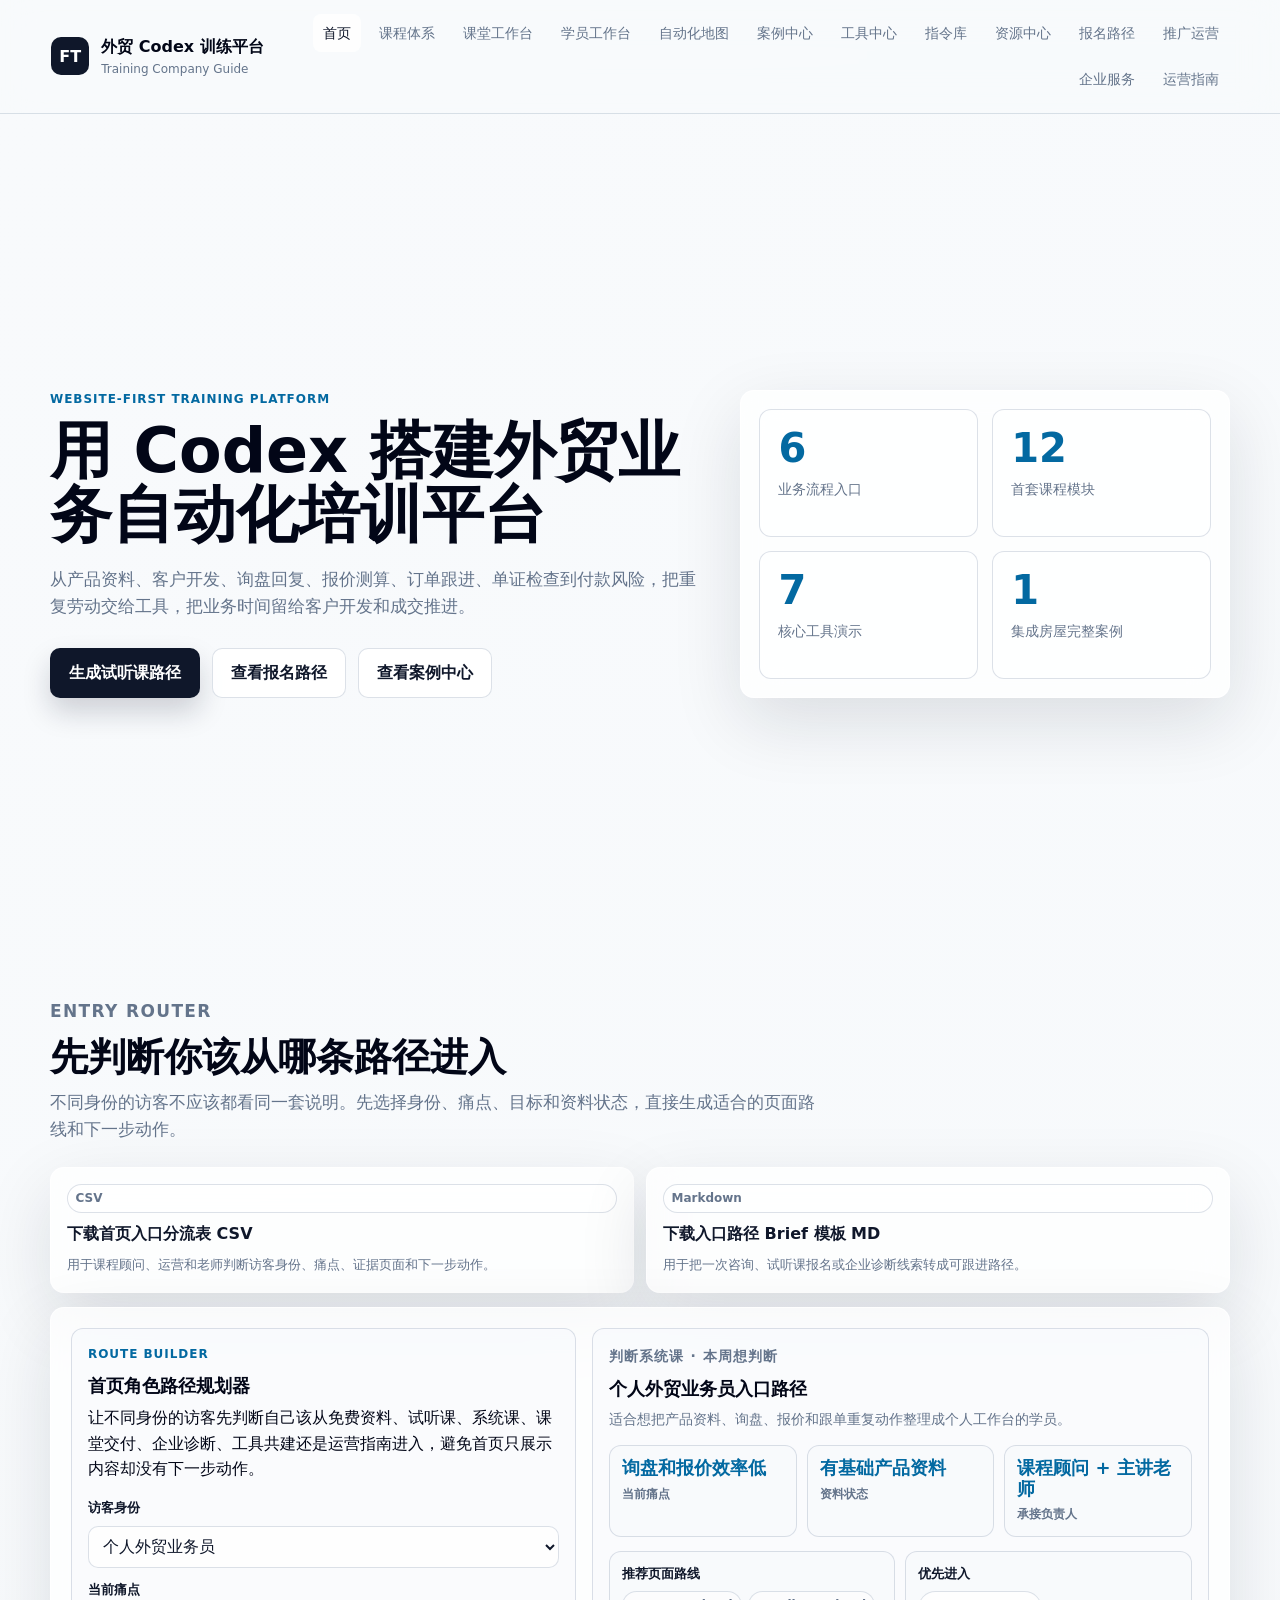
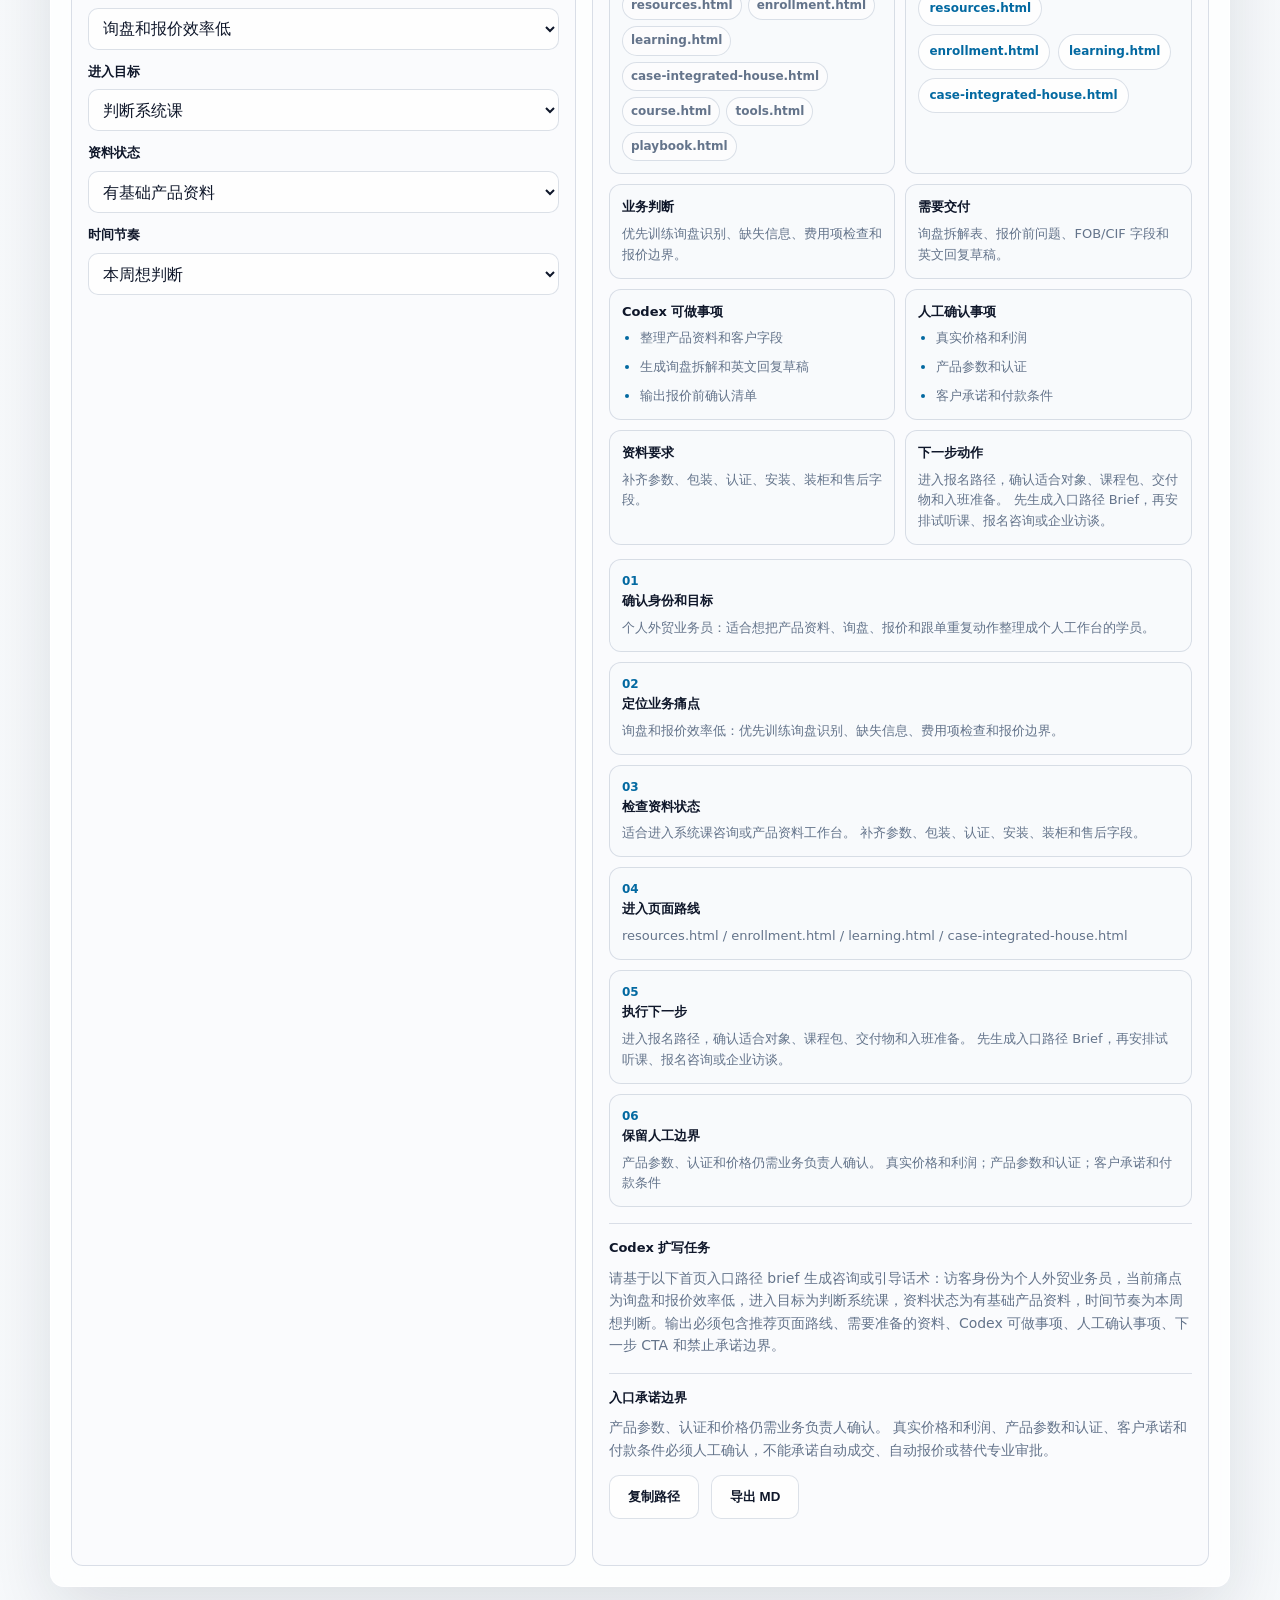
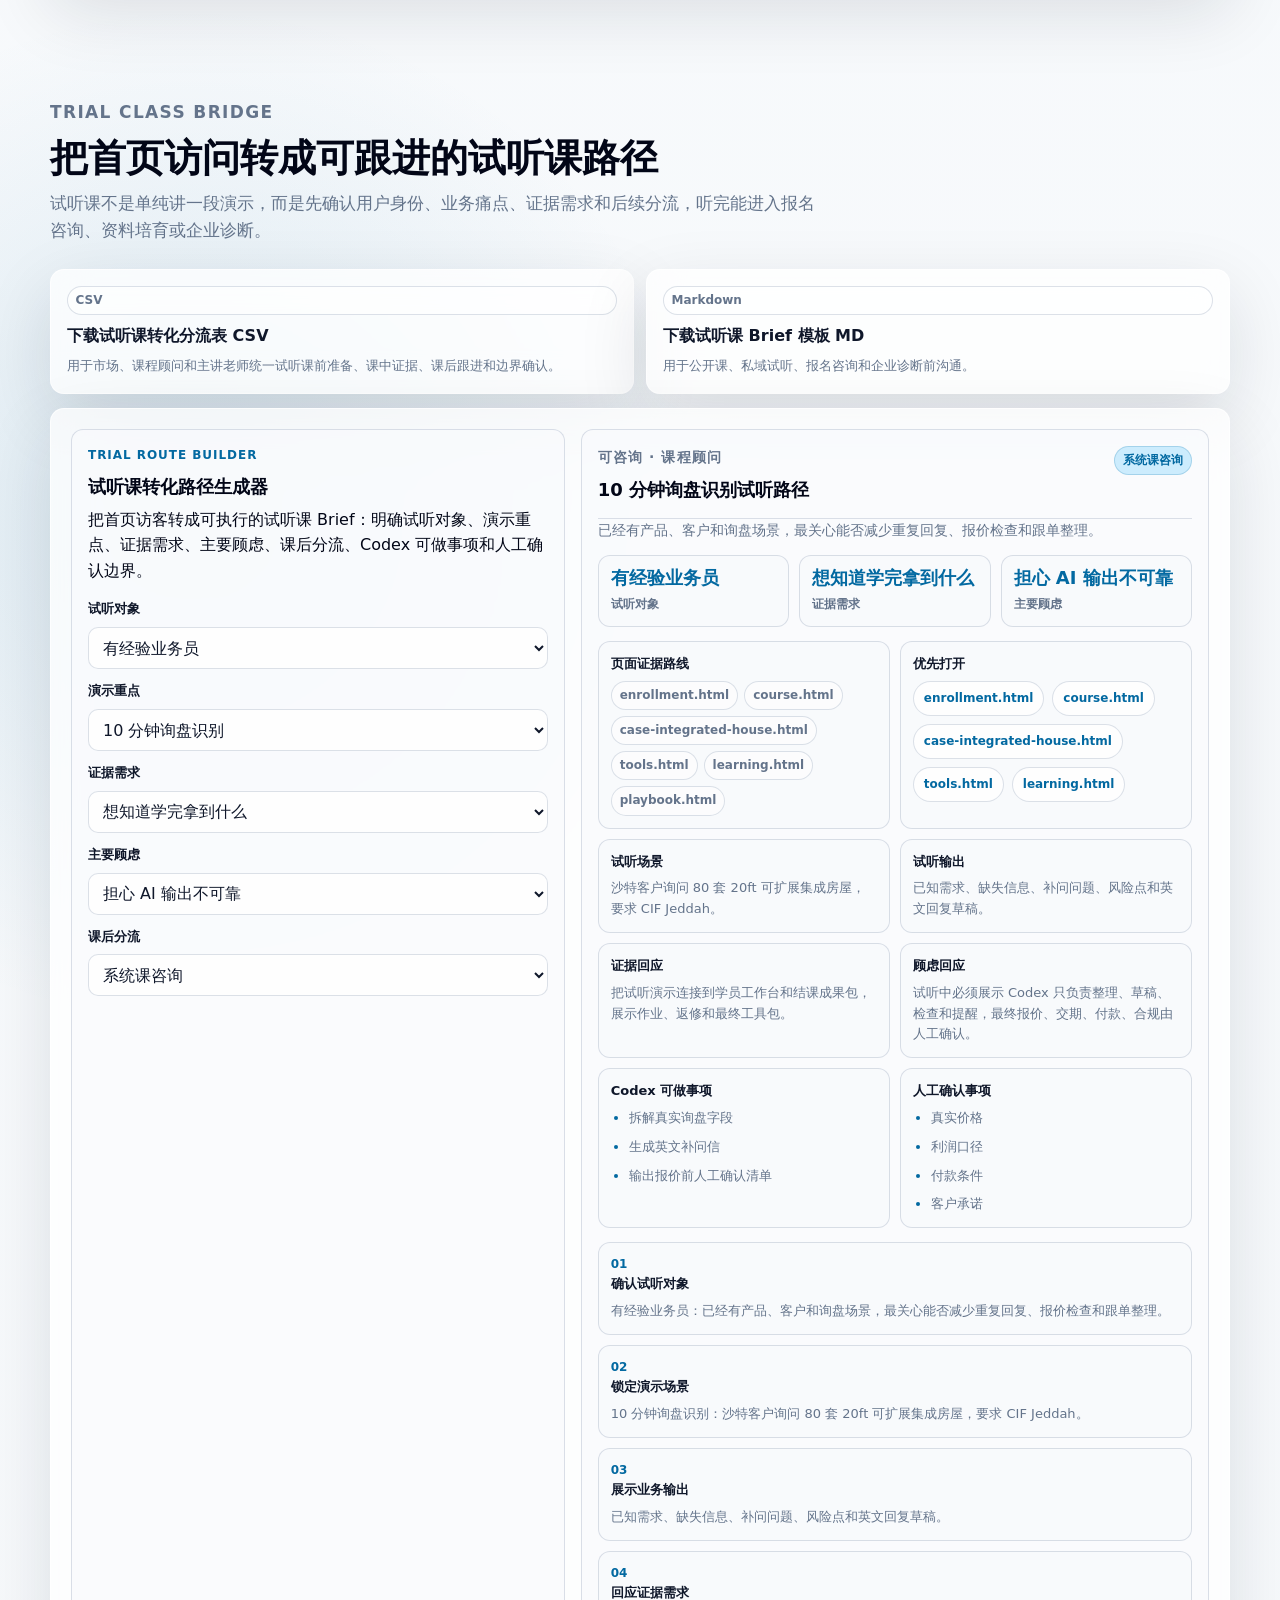
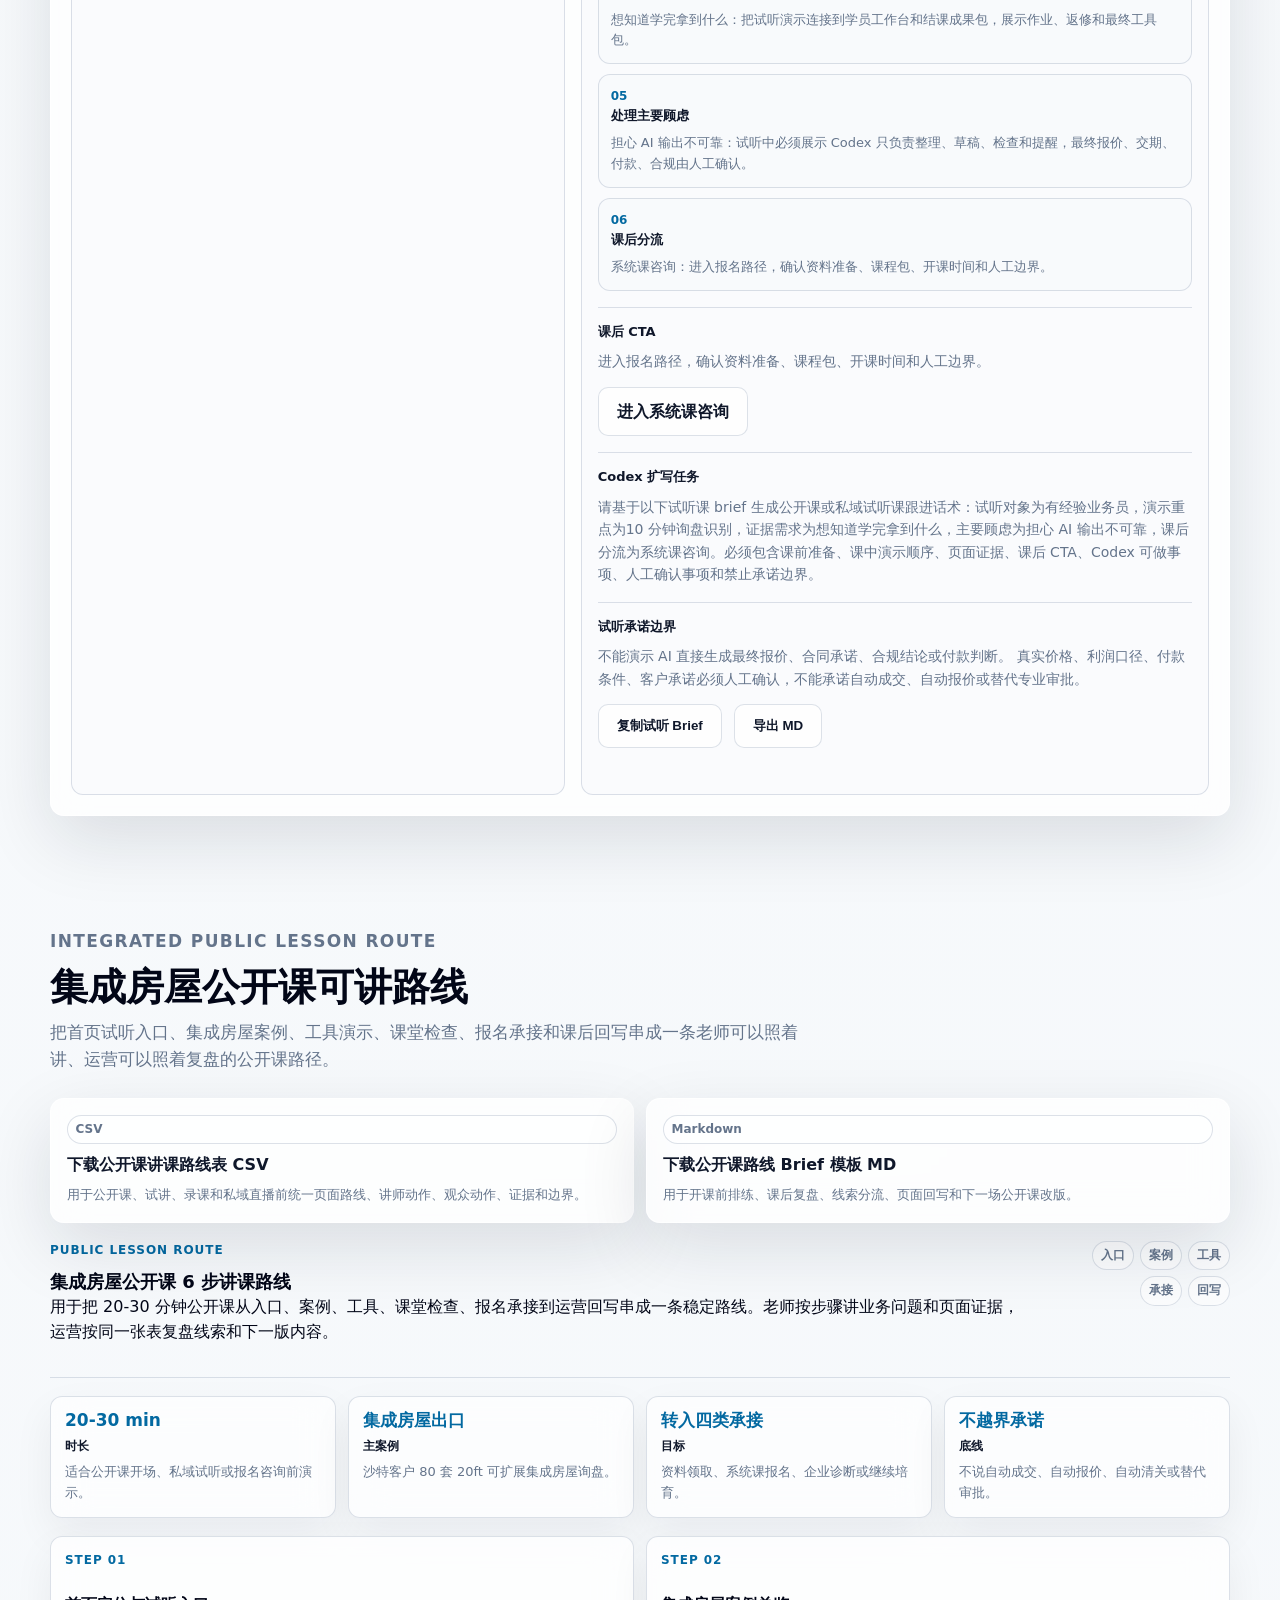
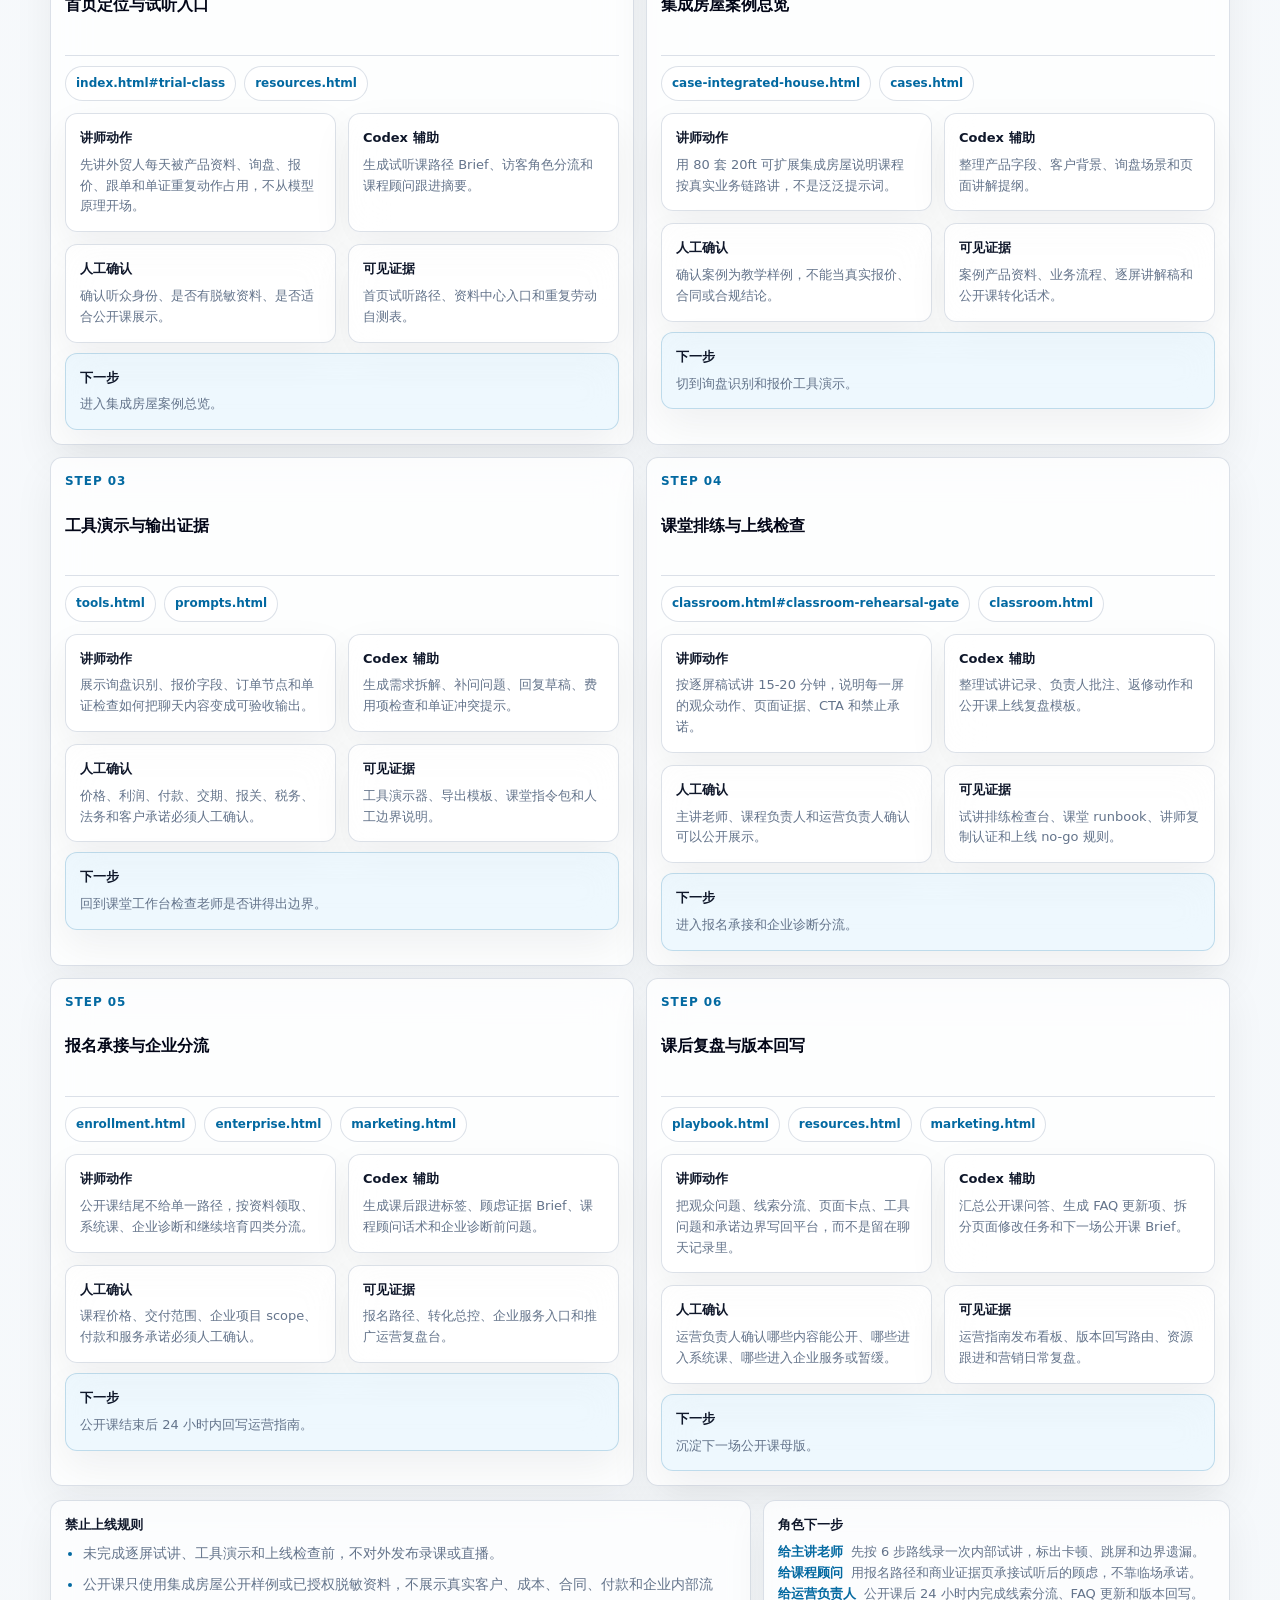
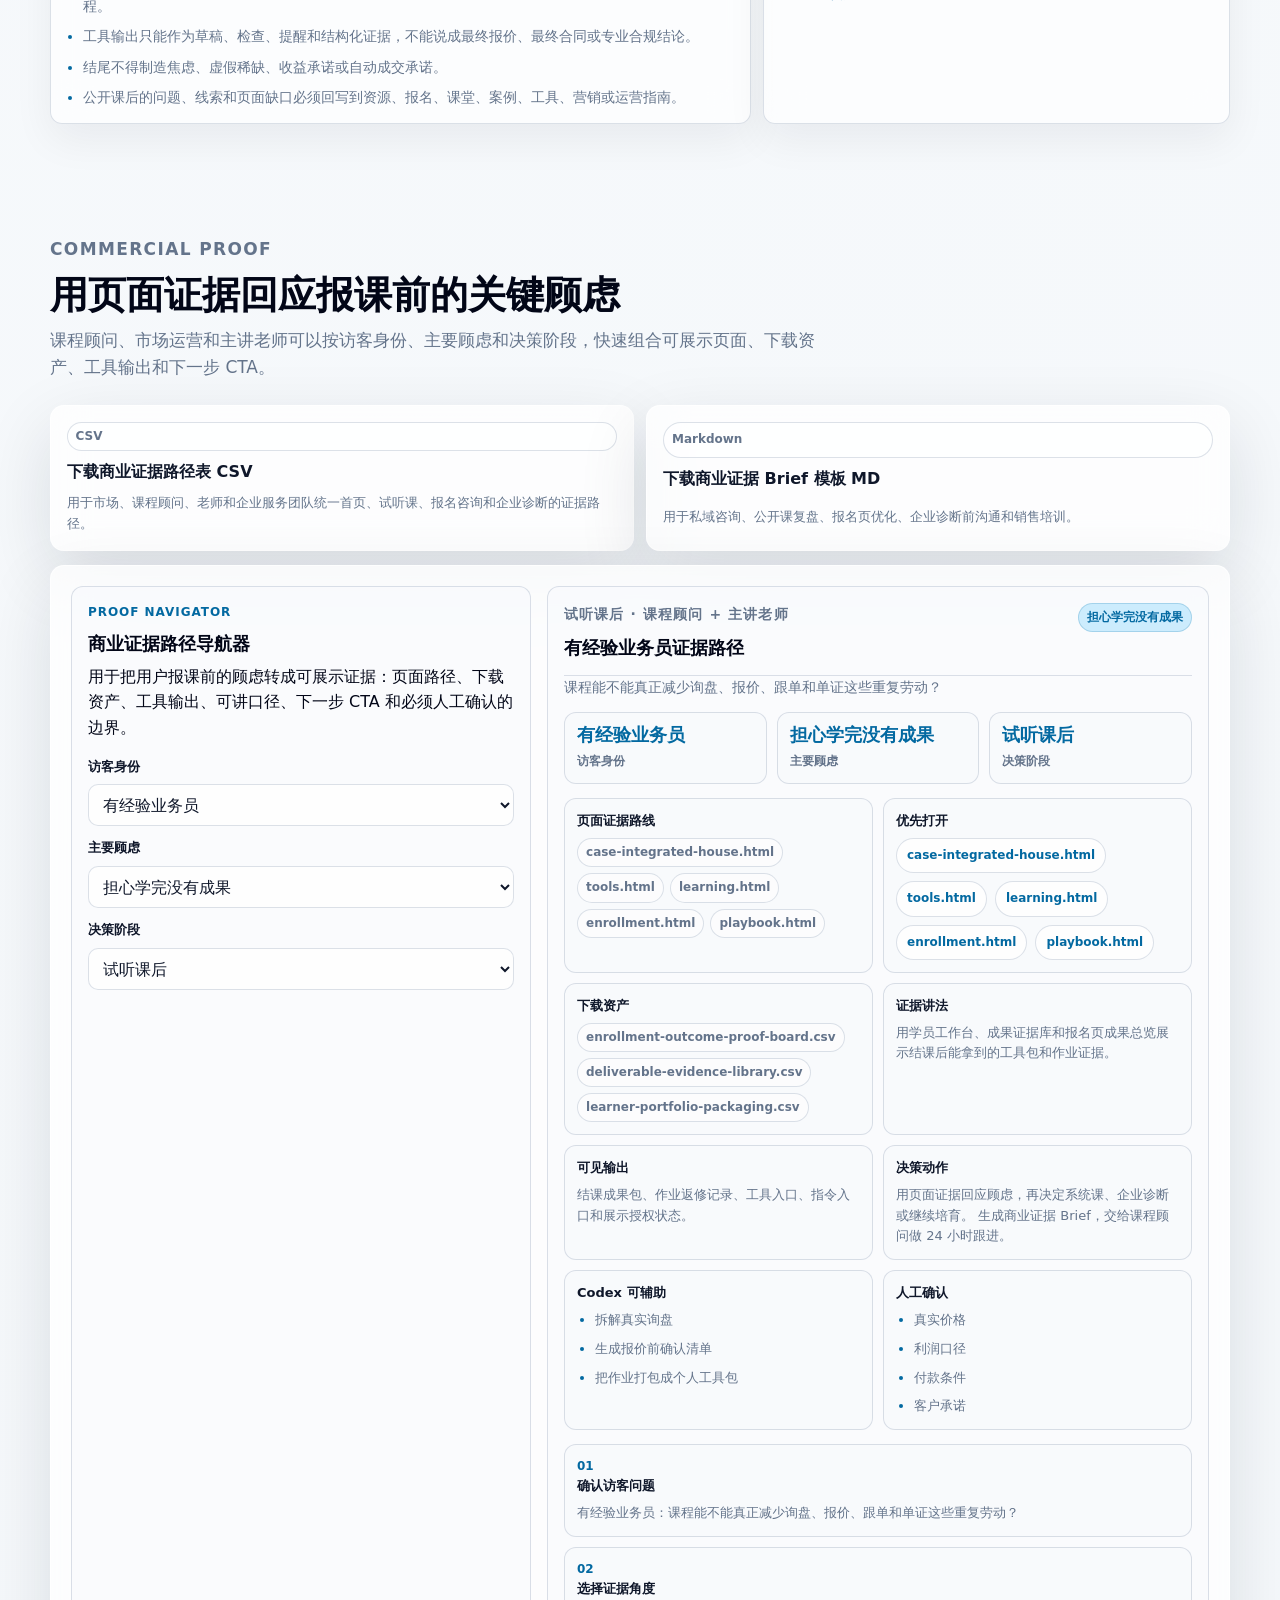
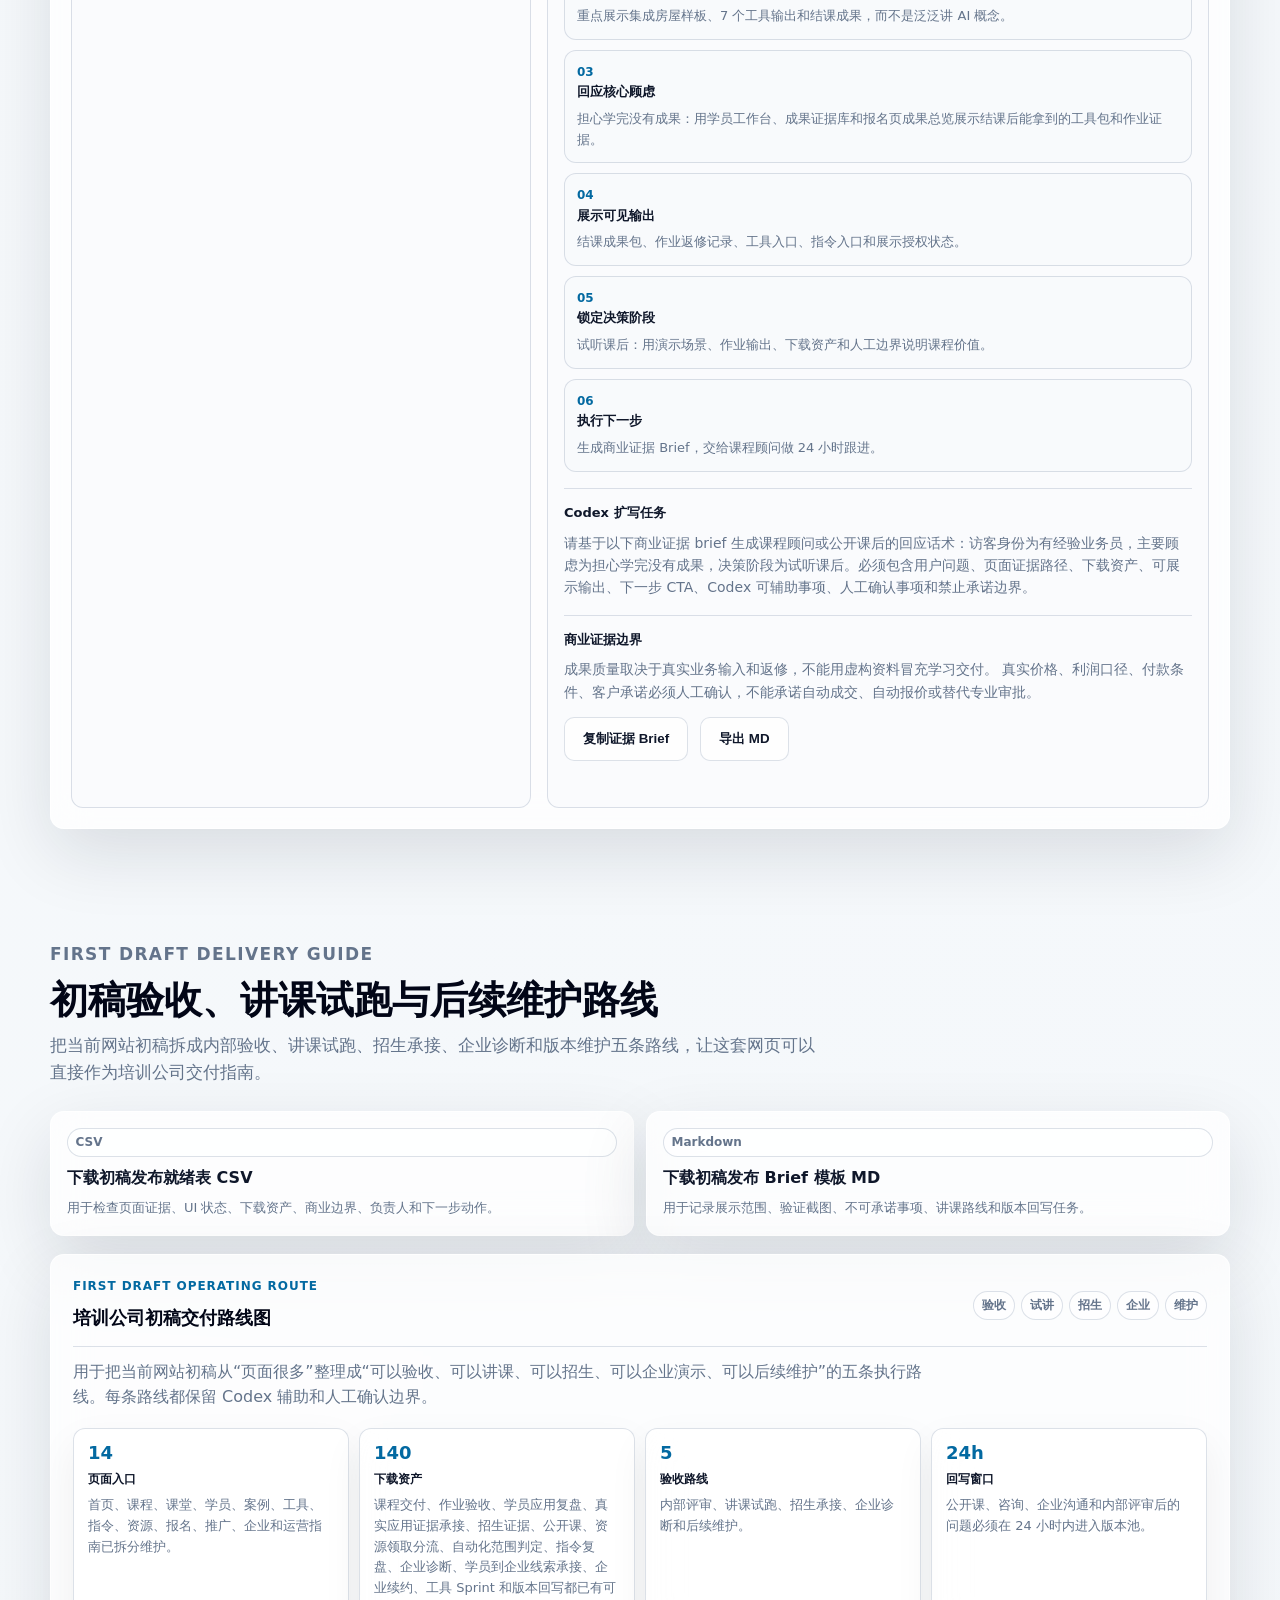
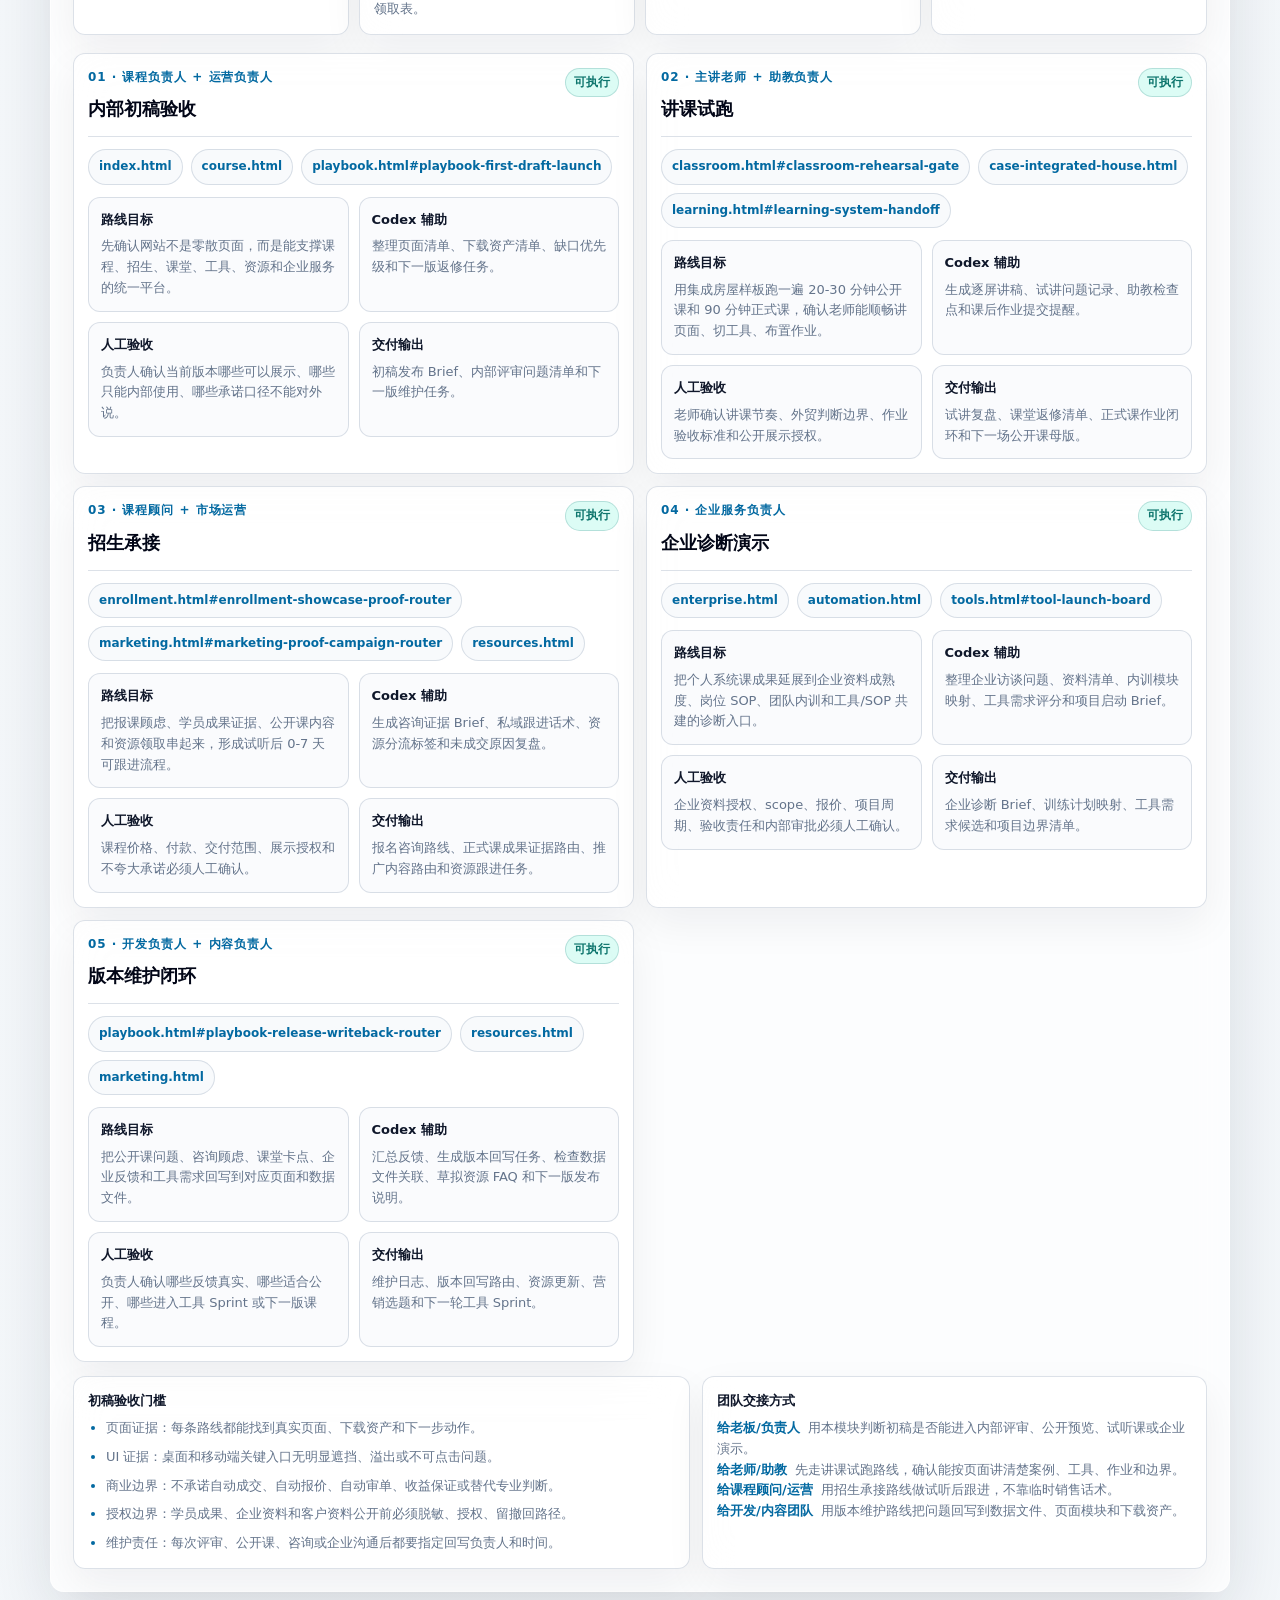
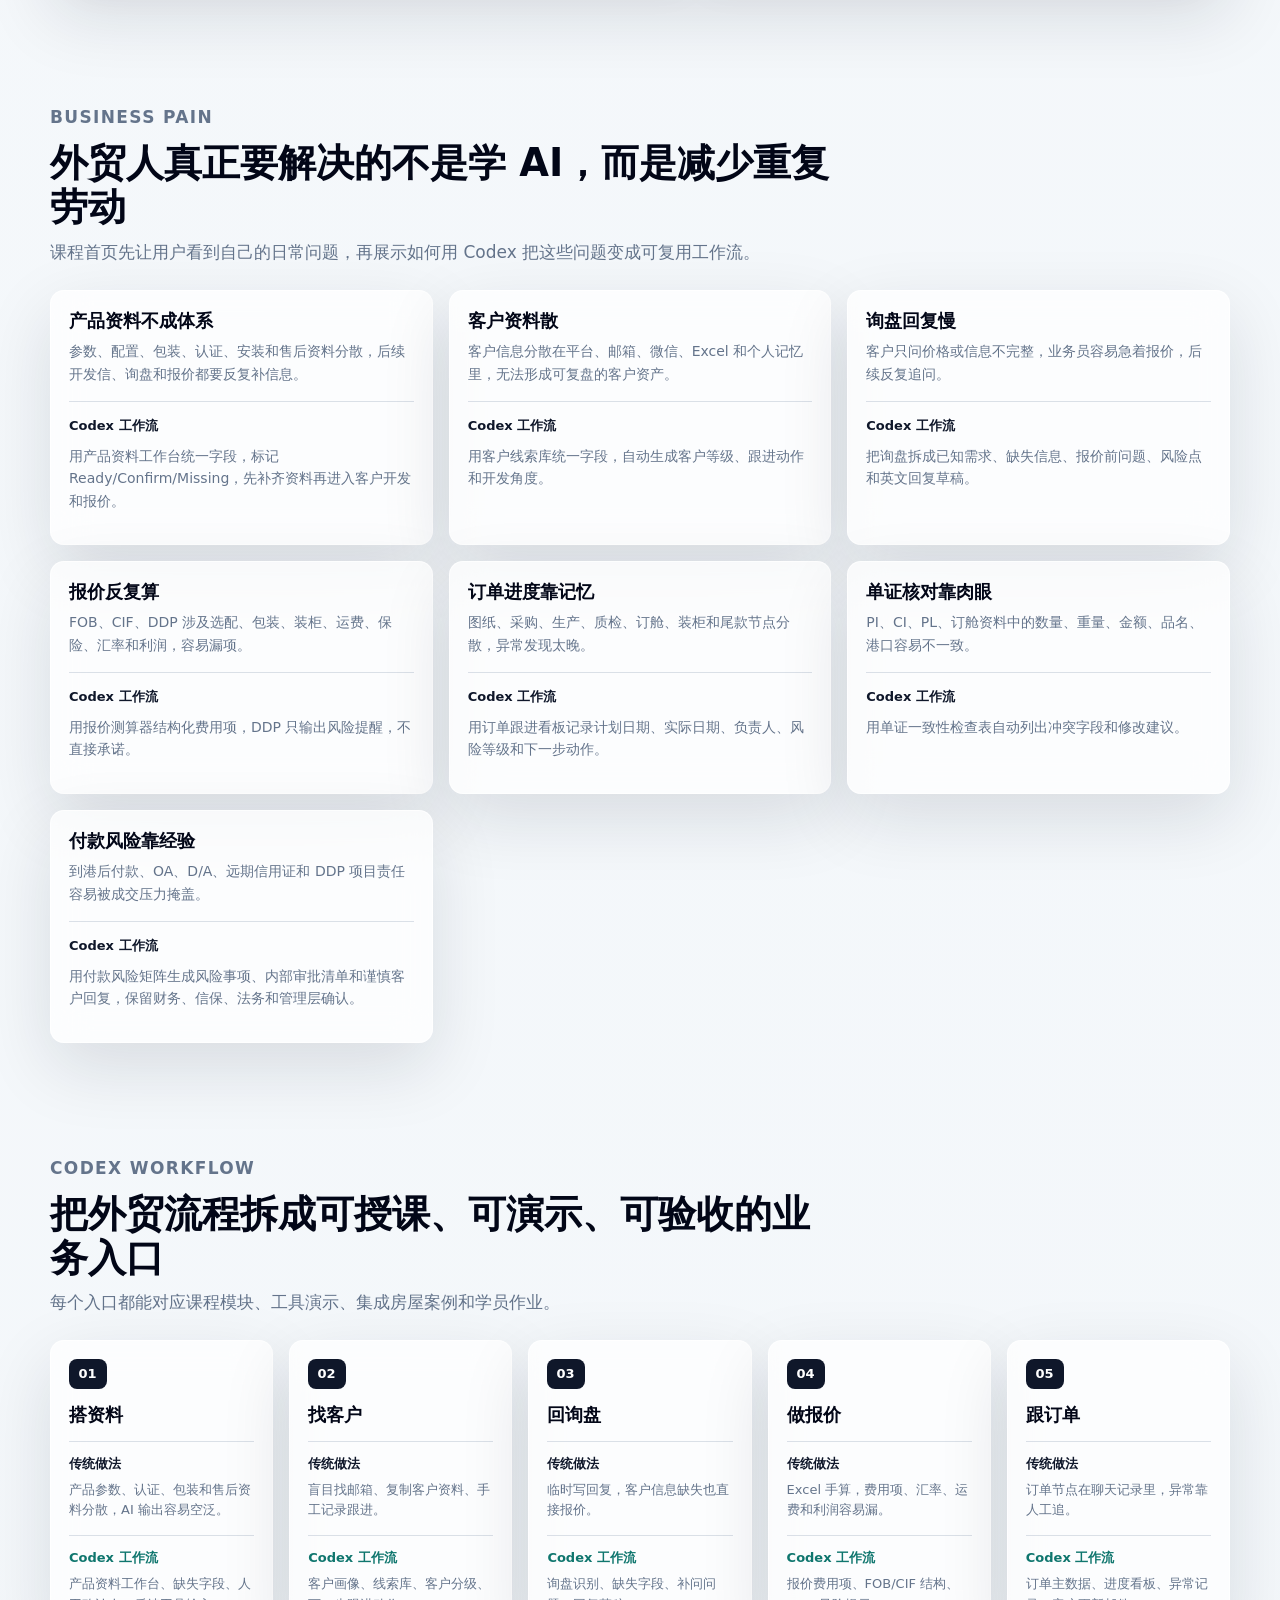
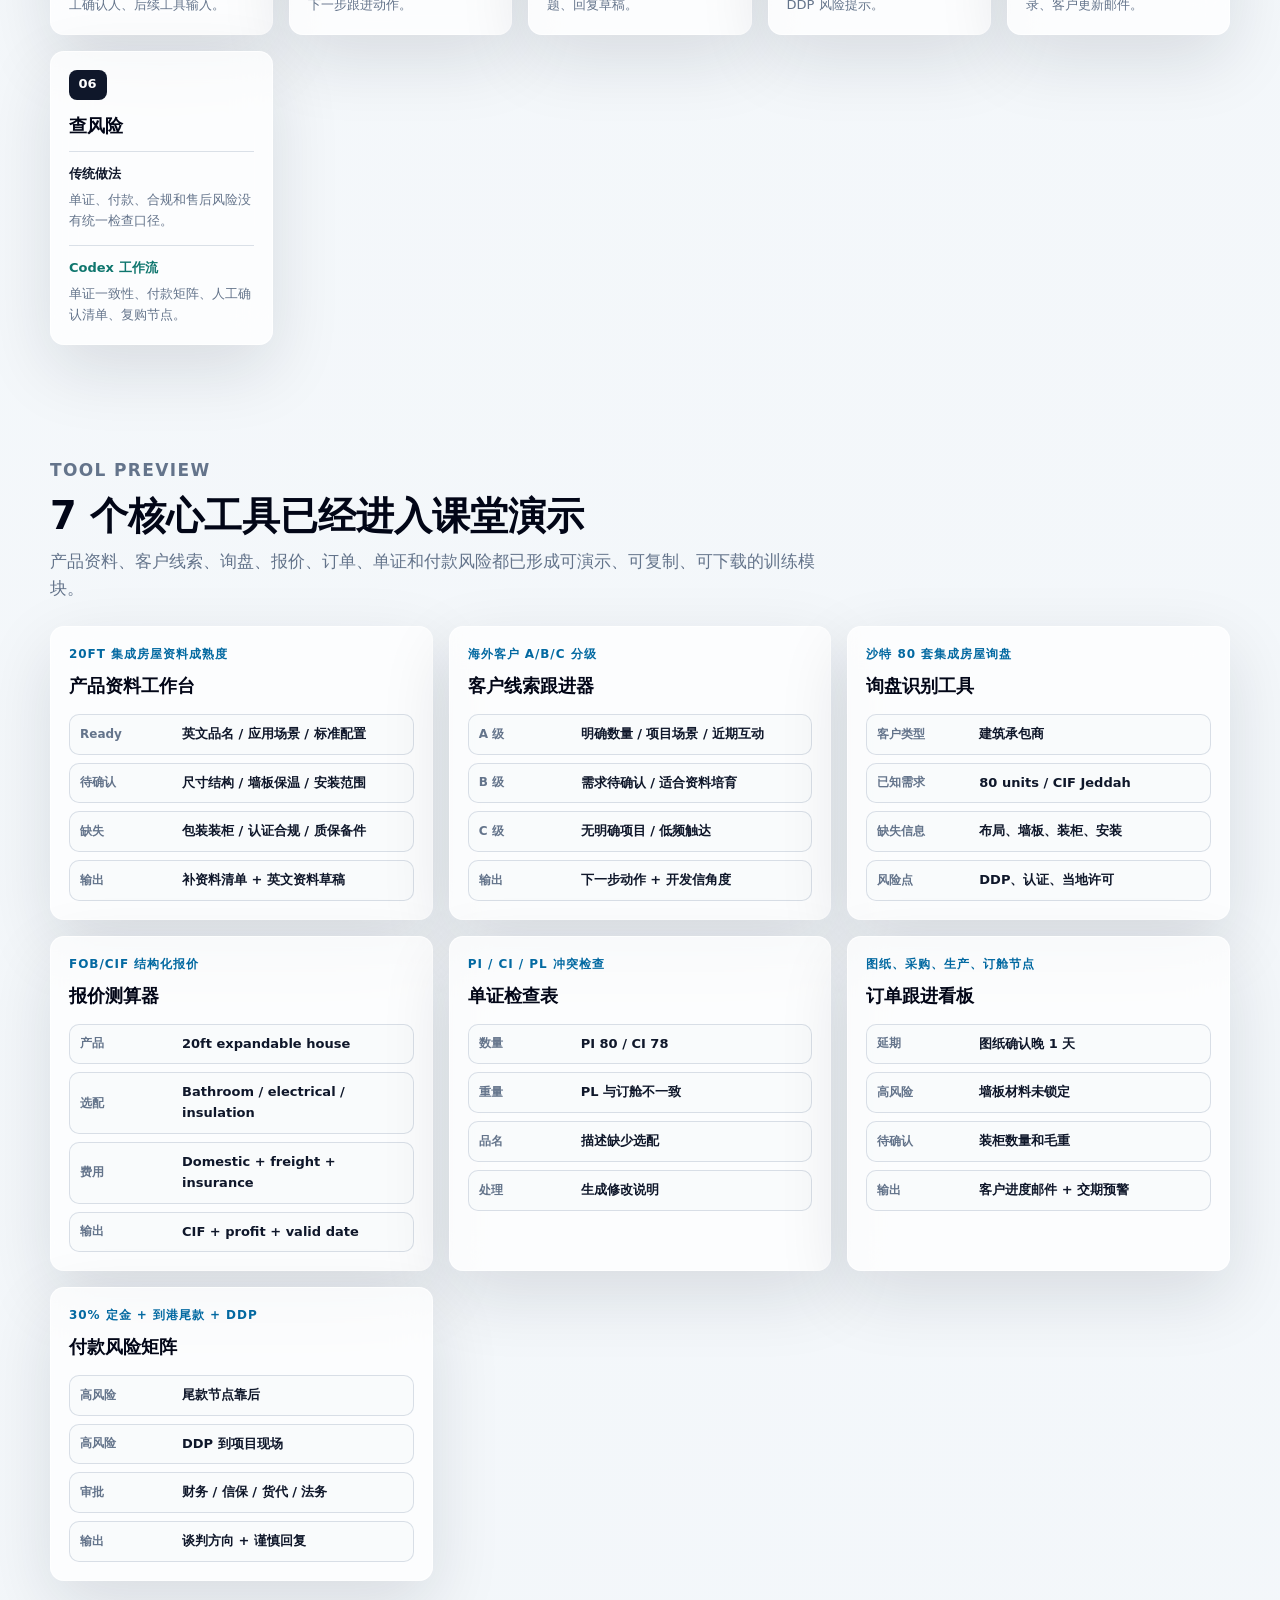
<file: index.html>
<!doctype html>
<html lang="zh-CN">
  <head>
    <meta charset="utf-8" />
    <meta name="viewport" content="width=device-width, initial-scale=1" />
    <title>外贸 AI/Codex 自动化培训平台架构</title>
    <meta
      name="description"
      content="面向外贸培训公司的课程交付网站架构：招生转化、课程交付、案例中心、工具库、指令库和企业服务。"
    />
    <link rel="icon" href="data:," />
    <link rel="stylesheet" href="./assets/styles.css?v=20260607-resource-review1" />
  </head>
  <body data-page="home">
    <header class="site-header">
      <a class="brand" href="#top" aria-label="返回首页">
        <span class="brand-mark">FT</span>
        <span>
          <strong>外贸 Codex 训练平台</strong>
          <small>Training Company Guide</small>
        </span>
      </a>
      <nav class="top-nav" data-site-nav aria-label="主导航"></nav>
    </header>

    <main id="top">
      <section class="hero-section">
        <div class="hero-copy">
          <p class="eyebrow">Website-first training platform</p>
          <h1>用 Codex 搭建外贸业务自动化培训平台</h1>
          <p class="hero-lede">
            从产品资料、客户开发、询盘回复、报价测算、订单跟进、单证检查到付款风险，把重复劳动交给工具，把业务时间留给客户开发和成交推进。
          </p>
          <div class="hero-actions">
            <a class="button primary" href="#trial-class">生成试听课路径</a>
            <a class="button secondary" href="./enrollment.html">查看报名路径</a>
            <a class="button secondary" href="./cases.html">查看案例中心</a>
          </div>
        </div>
        <aside class="glass-panel hero-panel" aria-label="平台核心指标">
          <div class="metric">
            <strong>6</strong>
            <span>业务流程入口</span>
          </div>
          <div class="metric">
            <strong>12</strong>
            <span>首套课程模块</span>
          </div>
          <div class="metric">
            <strong>7</strong>
            <span>核心工具演示</span>
          </div>
          <div class="metric">
            <strong>1</strong>
            <span>集成房屋完整案例</span>
          </div>
        </aside>
      </section>

      <section id="entry-router" class="content-section">
        <div class="section-heading">
          <p class="eyebrow">Entry Router</p>
          <h2>先判断你该从哪条路径进入</h2>
          <p>不同身份的访客不应该都看同一套说明。先选择身份、痛点、目标和资料状态，直接生成适合的页面路线和下一步动作。</p>
        </div>
        <div id="home-entry-router"></div>
      </section>

      <section id="trial-class" class="content-section">
        <div class="section-heading">
          <p class="eyebrow">Trial Class Bridge</p>
          <h2>把首页访问转成可跟进的试听课路径</h2>
          <p>试听课不是单纯讲一段演示，而是先确认用户身份、业务痛点、证据需求和后续分流，听完能进入报名咨询、资料培育或企业诊断。</p>
        </div>
        <div id="home-trial-bridge"></div>
      </section>

      <section id="public-lesson-route" class="content-section">
        <div class="section-heading">
          <p class="eyebrow">Integrated Public Lesson Route</p>
          <h2>集成房屋公开课可讲路线</h2>
          <p>把首页试听入口、集成房屋案例、工具演示、课堂检查、报名承接和课后回写串成一条老师可以照着讲、运营可以照着复盘的公开课路径。</p>
        </div>
        <div id="home-public-lesson-route"></div>
      </section>

      <section id="commercial-proof" class="content-section">
        <div class="section-heading">
          <p class="eyebrow">Commercial Proof</p>
          <h2>用页面证据回应报课前的关键顾虑</h2>
          <p>课程顾问、市场运营和主讲老师可以按访客身份、主要顾虑和决策阶段，快速组合可展示页面、下载资产、工具输出和下一步 CTA。</p>
        </div>
        <div id="home-commercial-proof"></div>
      </section>

      <section id="first-draft-guide" class="content-section">
        <div class="section-heading">
          <p class="eyebrow">First Draft Delivery Guide</p>
          <h2>初稿验收、讲课试跑与后续维护路线</h2>
          <p>把当前网站初稿拆成内部验收、讲课试跑、招生承接、企业诊断和版本维护五条路线，让这套网页可以直接作为培训公司交付指南。</p>
        </div>
        <div id="home-first-draft-guide"></div>
      </section>

      <section id="pain" class="content-section">
        <div class="section-heading">
          <p class="eyebrow">Business Pain</p>
          <h2>外贸人真正要解决的不是学 AI，而是减少重复劳动</h2>
          <p>课程首页先让用户看到自己的日常问题，再展示如何用 Codex 把这些问题变成可复用工作流。</p>
        </div>
        <div id="home-pain-points" class="card-grid"></div>
      </section>

      <section id="workflow" class="content-section">
        <div class="section-heading">
          <p class="eyebrow">Codex Workflow</p>
          <h2>把外贸流程拆成可授课、可演示、可验收的业务入口</h2>
          <p>每个入口都能对应课程模块、工具演示、集成房屋案例和学员作业。</p>
        </div>
        <div id="home-workflow" class="workflow-grid"></div>
      </section>

      <section id="tool-preview" class="content-section">
        <div class="section-heading">
          <p class="eyebrow">Tool Preview</p>
          <h2>7 个核心工具已经进入课堂演示</h2>
          <p>产品资料、客户线索、询盘、报价、订单、单证和付款风险都已形成可演示、可复制、可下载的训练模块。</p>
        </div>
        <div id="home-tool-previews" class="preview-grid"></div>
      </section>

      <section id="risk-boundary" class="content-section">
        <div class="section-heading">
          <p class="eyebrow">Risk Boundary</p>
          <h2>清楚说明 Codex 能替代什么，不能替代什么</h2>
          <p>这部分是课程信任感的关键，避免用户误以为 AI 可以替代报关、税务、法务或银行审单。</p>
        </div>
        <div id="home-risk-boundaries" class="card-grid"></div>
      </section>

      <section id="platform" class="content-section">
        <div class="section-heading">
          <p class="eyebrow">Platform Architecture</p>
          <h2>网站级架构</h2>
          <p>按培训公司长期平台设计，而不是单次课程落地页。</p>
        </div>
        <div id="site-map" class="card-grid"></div>
      </section>

      <section id="course" class="content-section">
        <div class="section-heading">
          <p class="eyebrow">Course Delivery</p>
          <h2>外贸业务 Codex 自动化实战课</h2>
          <p>课程内容按业务工作流维护，每个模块必须有场景、操作、指令、输出和风险边界。</p>
        </div>
        <div id="course-tracks" class="track-grid"></div>
        <div id="course-modules" class="module-list"></div>
      </section>

      <section id="case" class="content-section">
        <div class="section-heading">
          <p class="eyebrow">Case Center</p>
          <h2>案例中心与集成房屋样板</h2>
          <p>以 20ft 可扩展集成房屋为第一套完整演示案例，后续按同一标准扩展更多行业案例。</p>
        </div>
        <div id="case-overview" class="case-layout"></div>
        <div class="hero-actions compact-actions">
          <a class="button secondary" href="./cases.html">进入案例中心</a>
        </div>
      </section>

      <section id="tools" class="content-section">
        <div class="section-heading">
          <p class="eyebrow">Tool Library</p>
          <h2>工具中心</h2>
          <p>工具中心统一维护课堂演示器、作业模板、开发规格、需求评分和上线验收，后续按同一标准扩展更多行业。</p>
        </div>
        <div id="tool-library" class="card-grid"></div>
      </section>

      <section id="prompts" class="content-section">
        <div class="section-heading">
          <p class="eyebrow">Prompt Library</p>
          <h2>Codex 指令库</h2>
          <p>所有指令按业务场景分类，可复制、可维护、可关联到课程和工具。</p>
        </div>
        <div id="prompt-library" class="prompt-list"></div>
      </section>

      <section id="standard" class="content-section">
        <div class="section-heading">
          <p class="eyebrow">Company Standard</p>
          <h2>培训公司课程建设标准</h2>
          <p>后续所有课程都按照同一套网页化交付标准开发，便于扩展到更多行业和更多 AI 自动化课。</p>
        </div>
        <div id="home-standards" class="glass-panel standard-panel"></div>
      </section>

      <section class="content-section final-cta">
        <div class="glass-panel">
          <p class="eyebrow">Next Build Step</p>
          <h2>后续围绕课程、工具和推广数据持续维护</h2>
          <p>
            当前平台已经把课程交付、课堂演示、学员作业、自动化地图、案例、工具、指令、资源、报名、推广运营和企业服务拆成独立页面。后续维护时优先从真实咨询、课堂作业和企业诊断中提炼新内容。
          </p>
          <div class="hero-actions">
            <a class="button primary" href="./enrollment.html">查看报名路径</a>
            <a class="button secondary" href="./automation.html">查看自动化地图</a>
            <a class="button secondary" href="./classroom.html">进入课堂工作台</a>
            <a class="button secondary" href="./learning.html">查看学员工作台</a>
            <a class="button secondary" href="./marketing.html">查看推广运营</a>
            <a class="button secondary" href="./playbook.html">查看运营指南</a>
          </div>
        </div>
      </section>
    </main>

    <script src="./data/home.js?v=20260607-resource-review1"></script>
    <script src="./data/site.js?v=20260607-resource-review1"></script>
    <script src="./data/course-foreign-trade-codex.js?v=20260607-resource-review1"></script>
    <script src="./data/case-integrated-house.js?v=20260607-resource-review1"></script>
    <script src="./data/tools.js?v=20260607-resource-review1"></script>
    <script src="./data/prompts.js?v=20260607-resource-review1"></script>
    <script src="./assets/app.js?v=20260607-resource-review1"></script>
  </body>
</html>
</file>
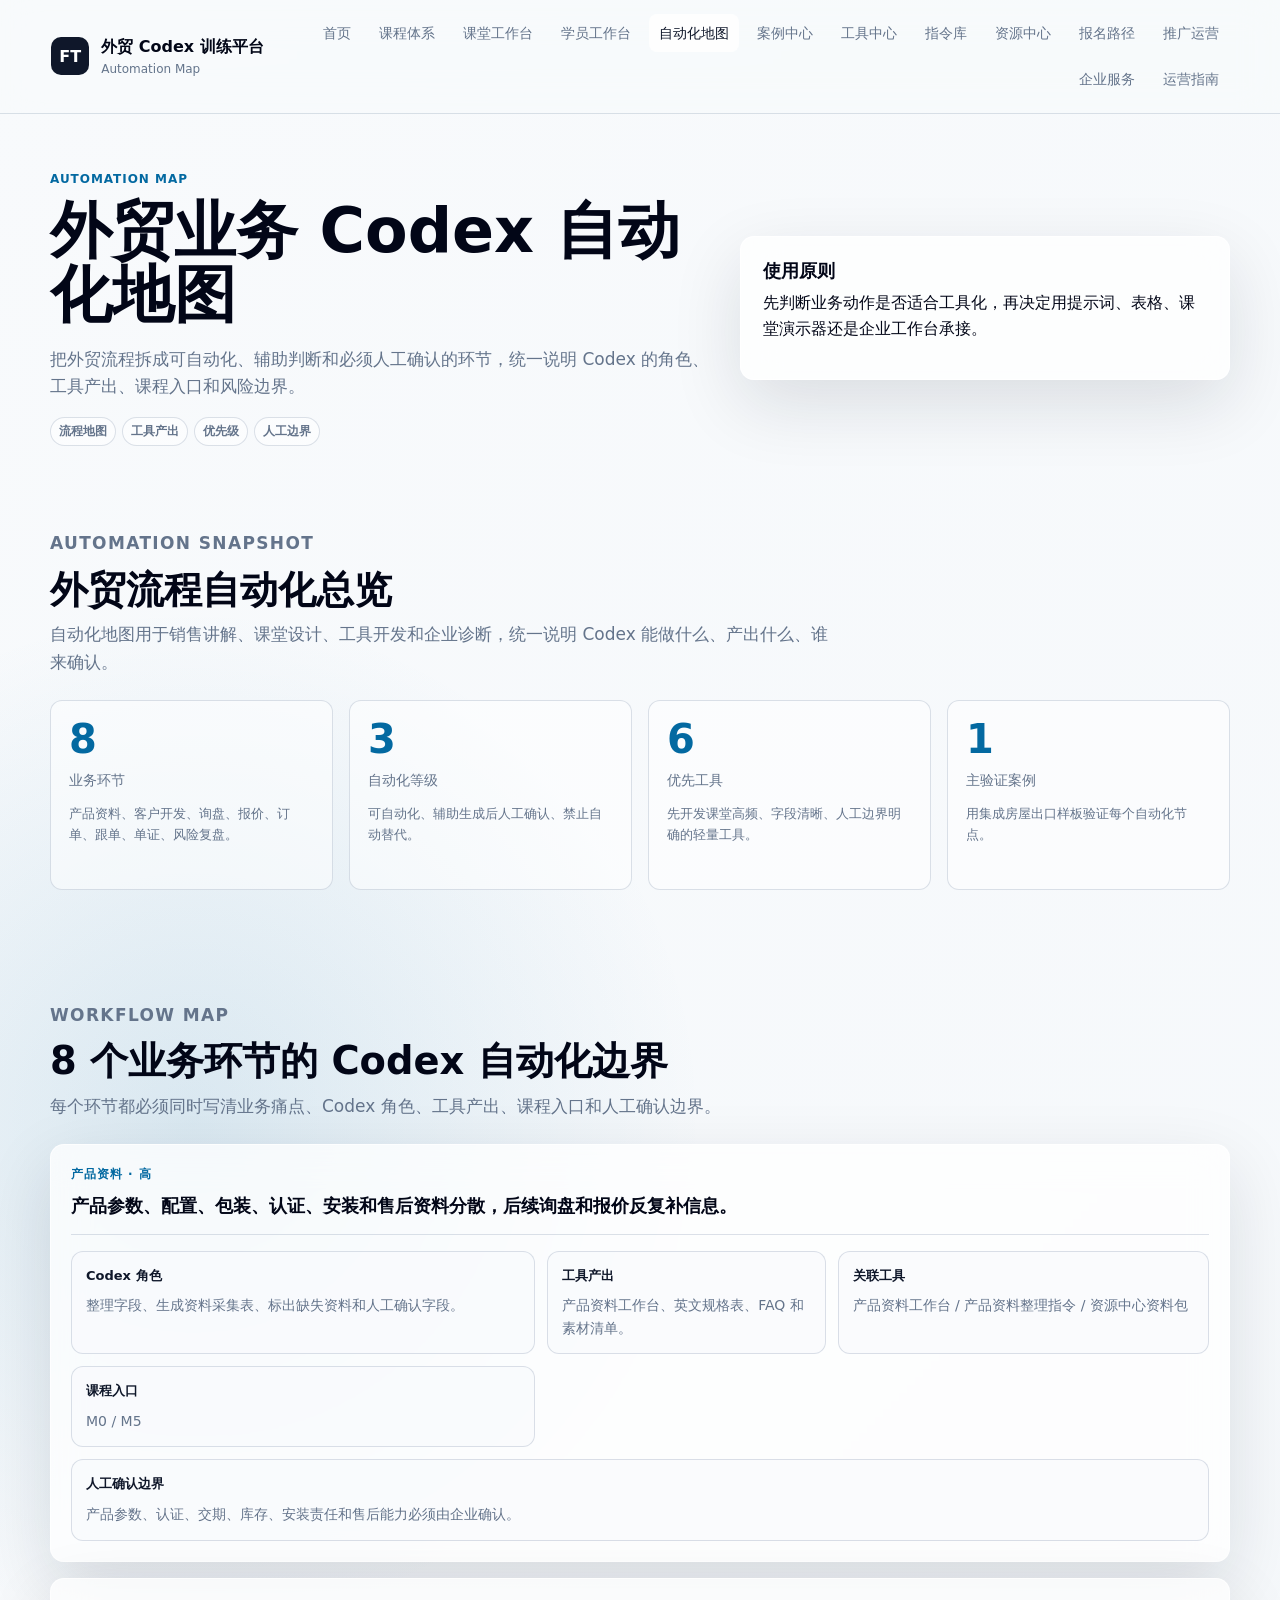
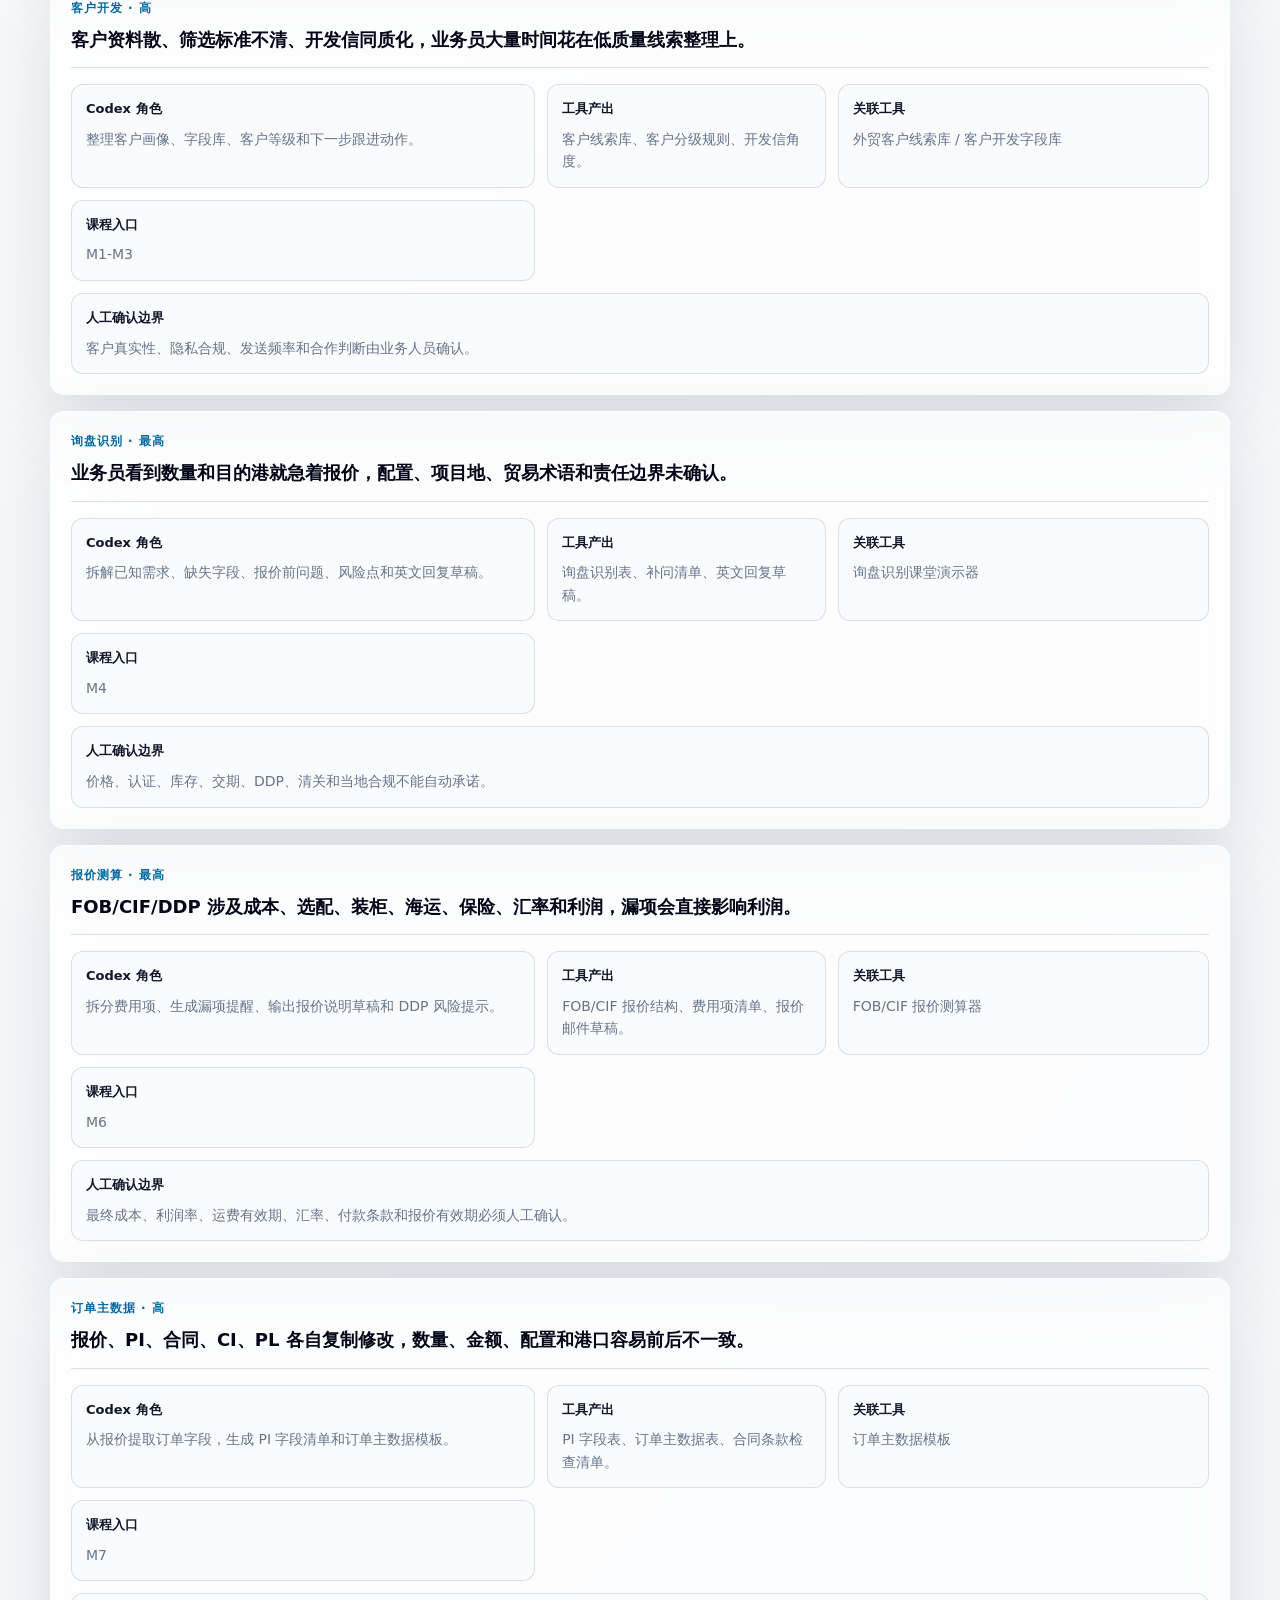
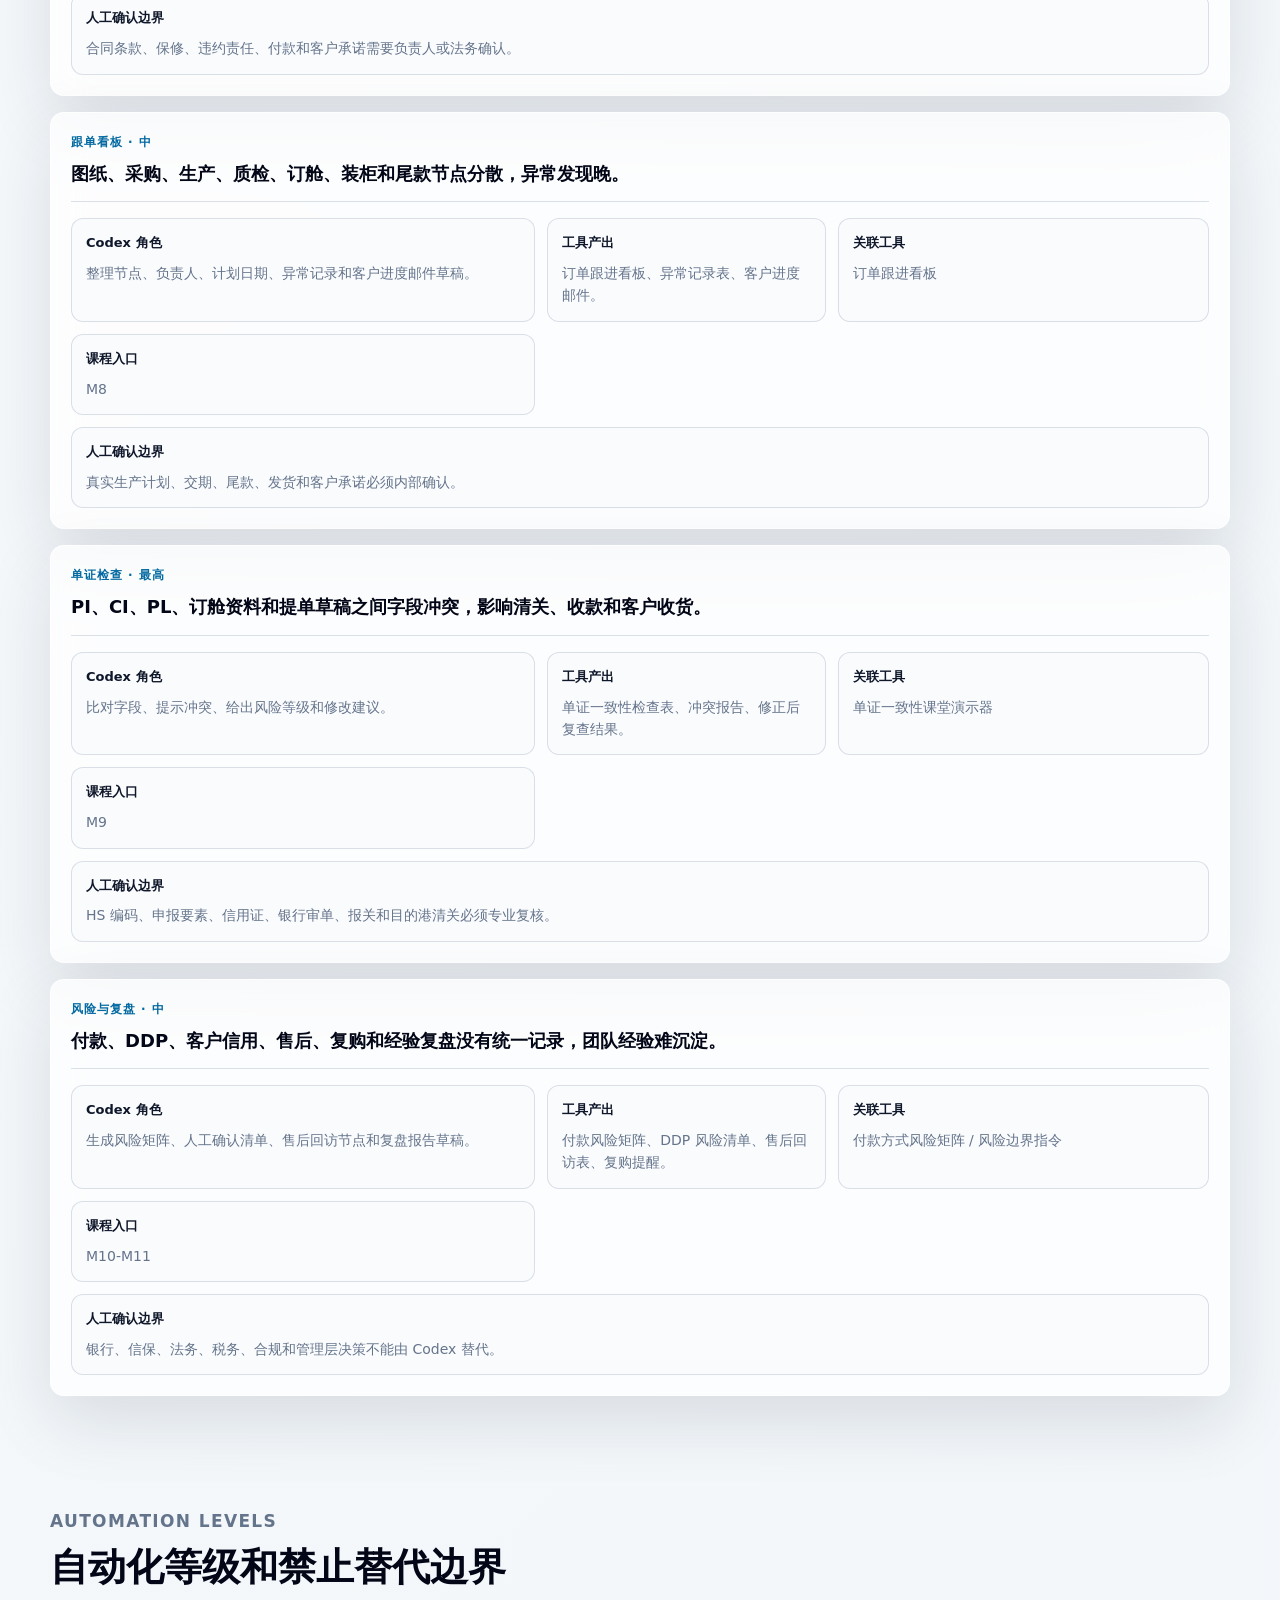
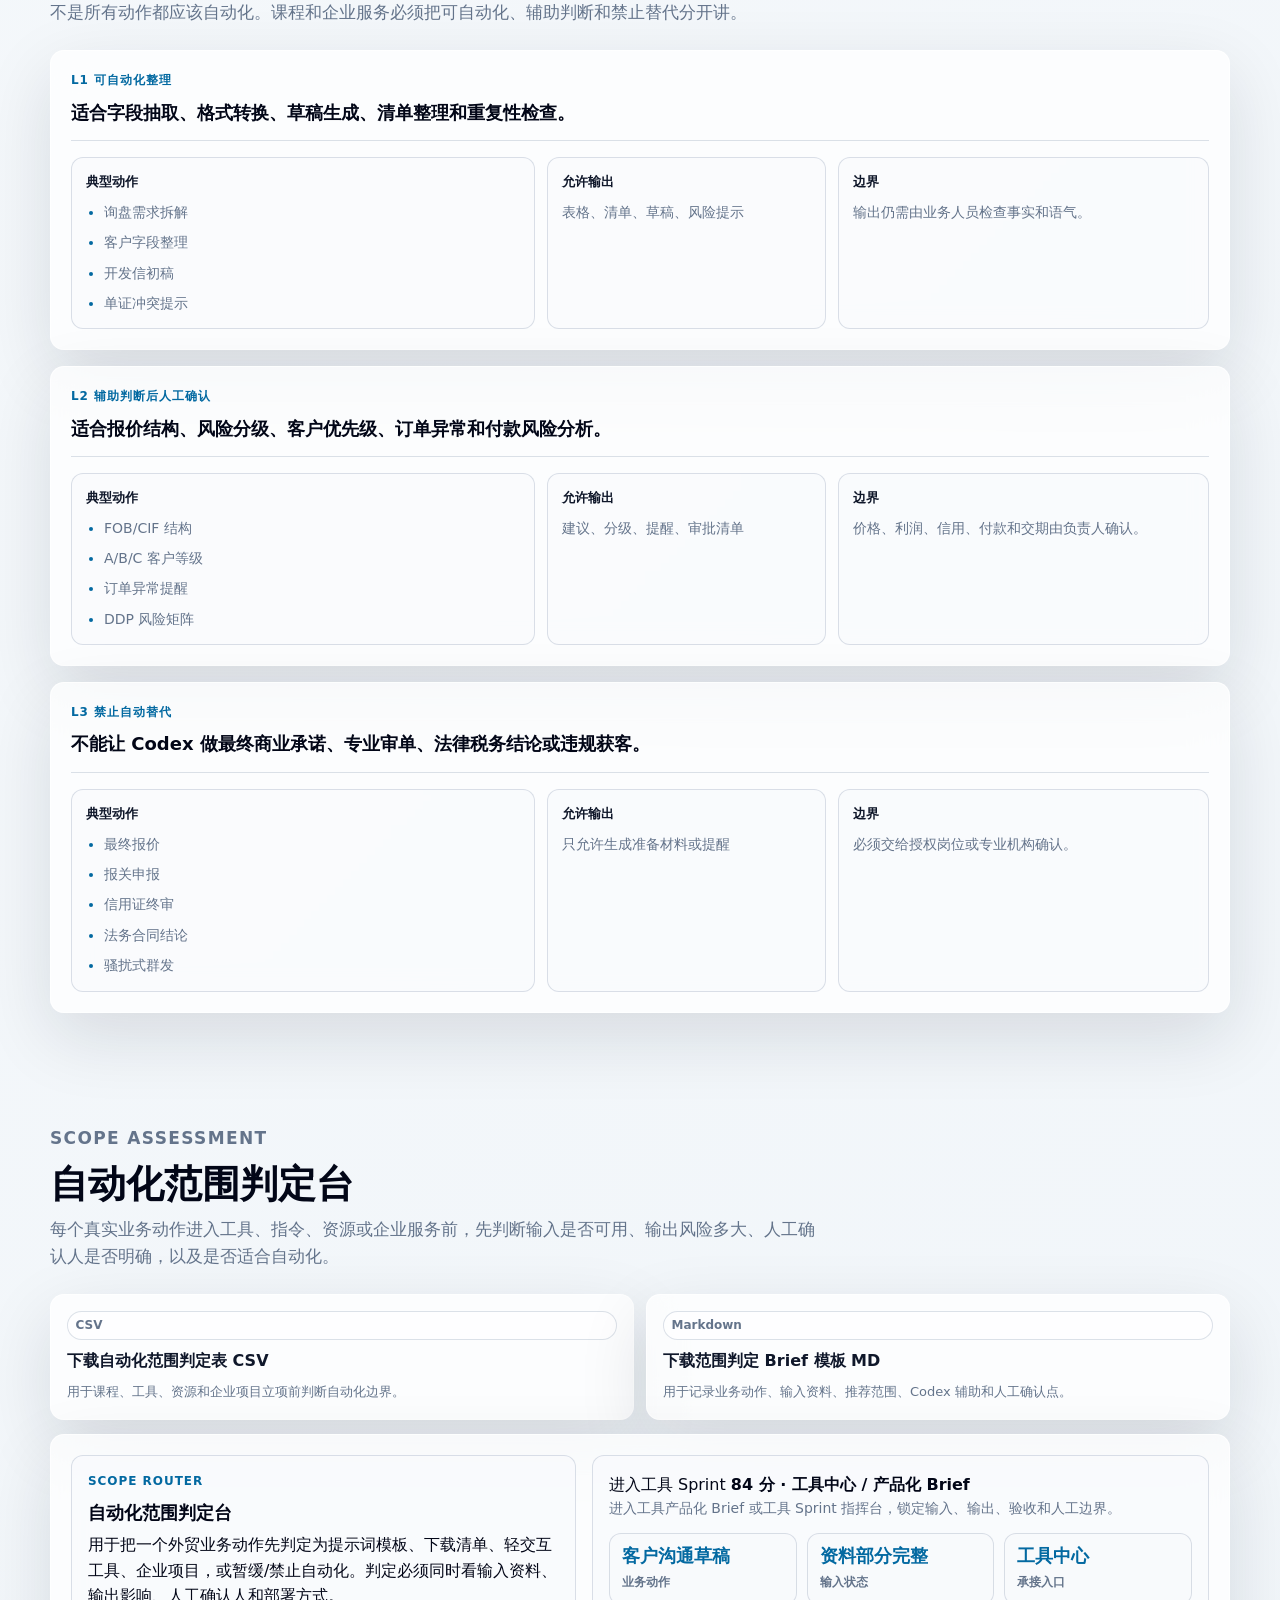
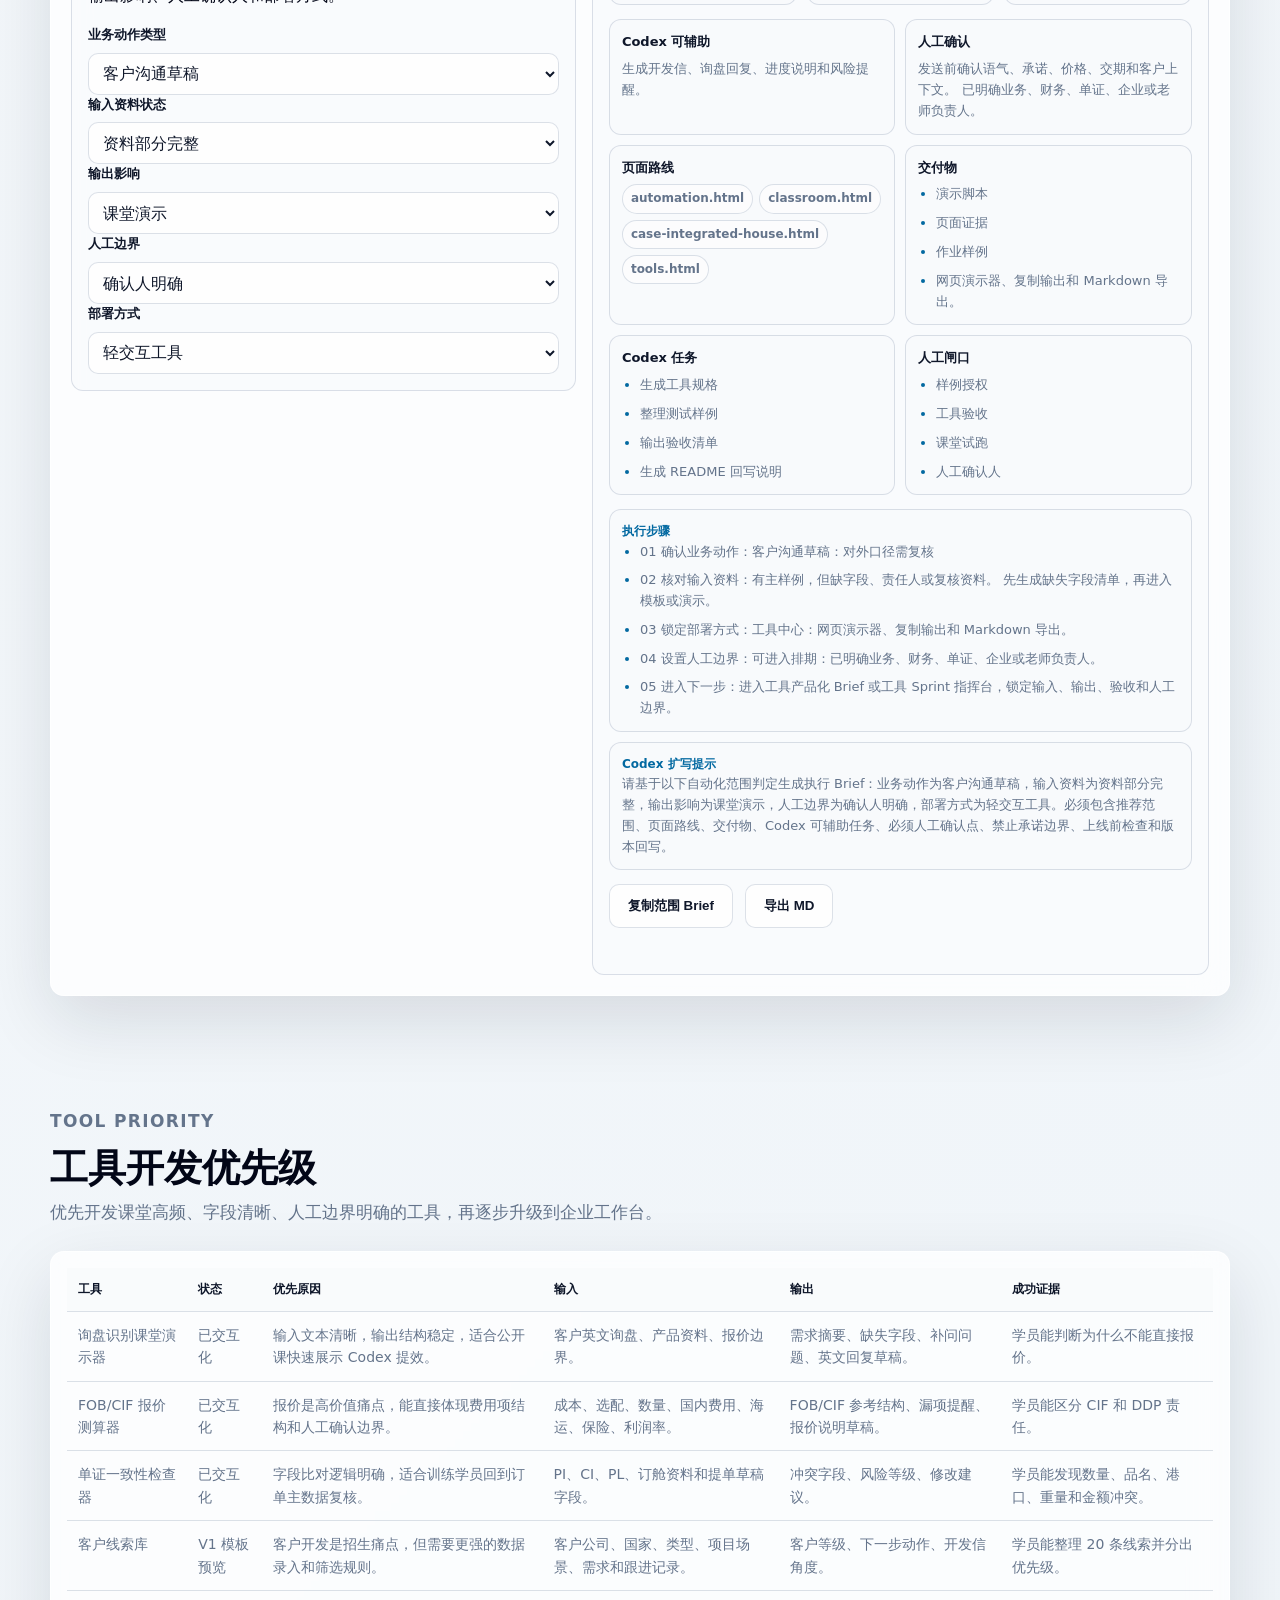
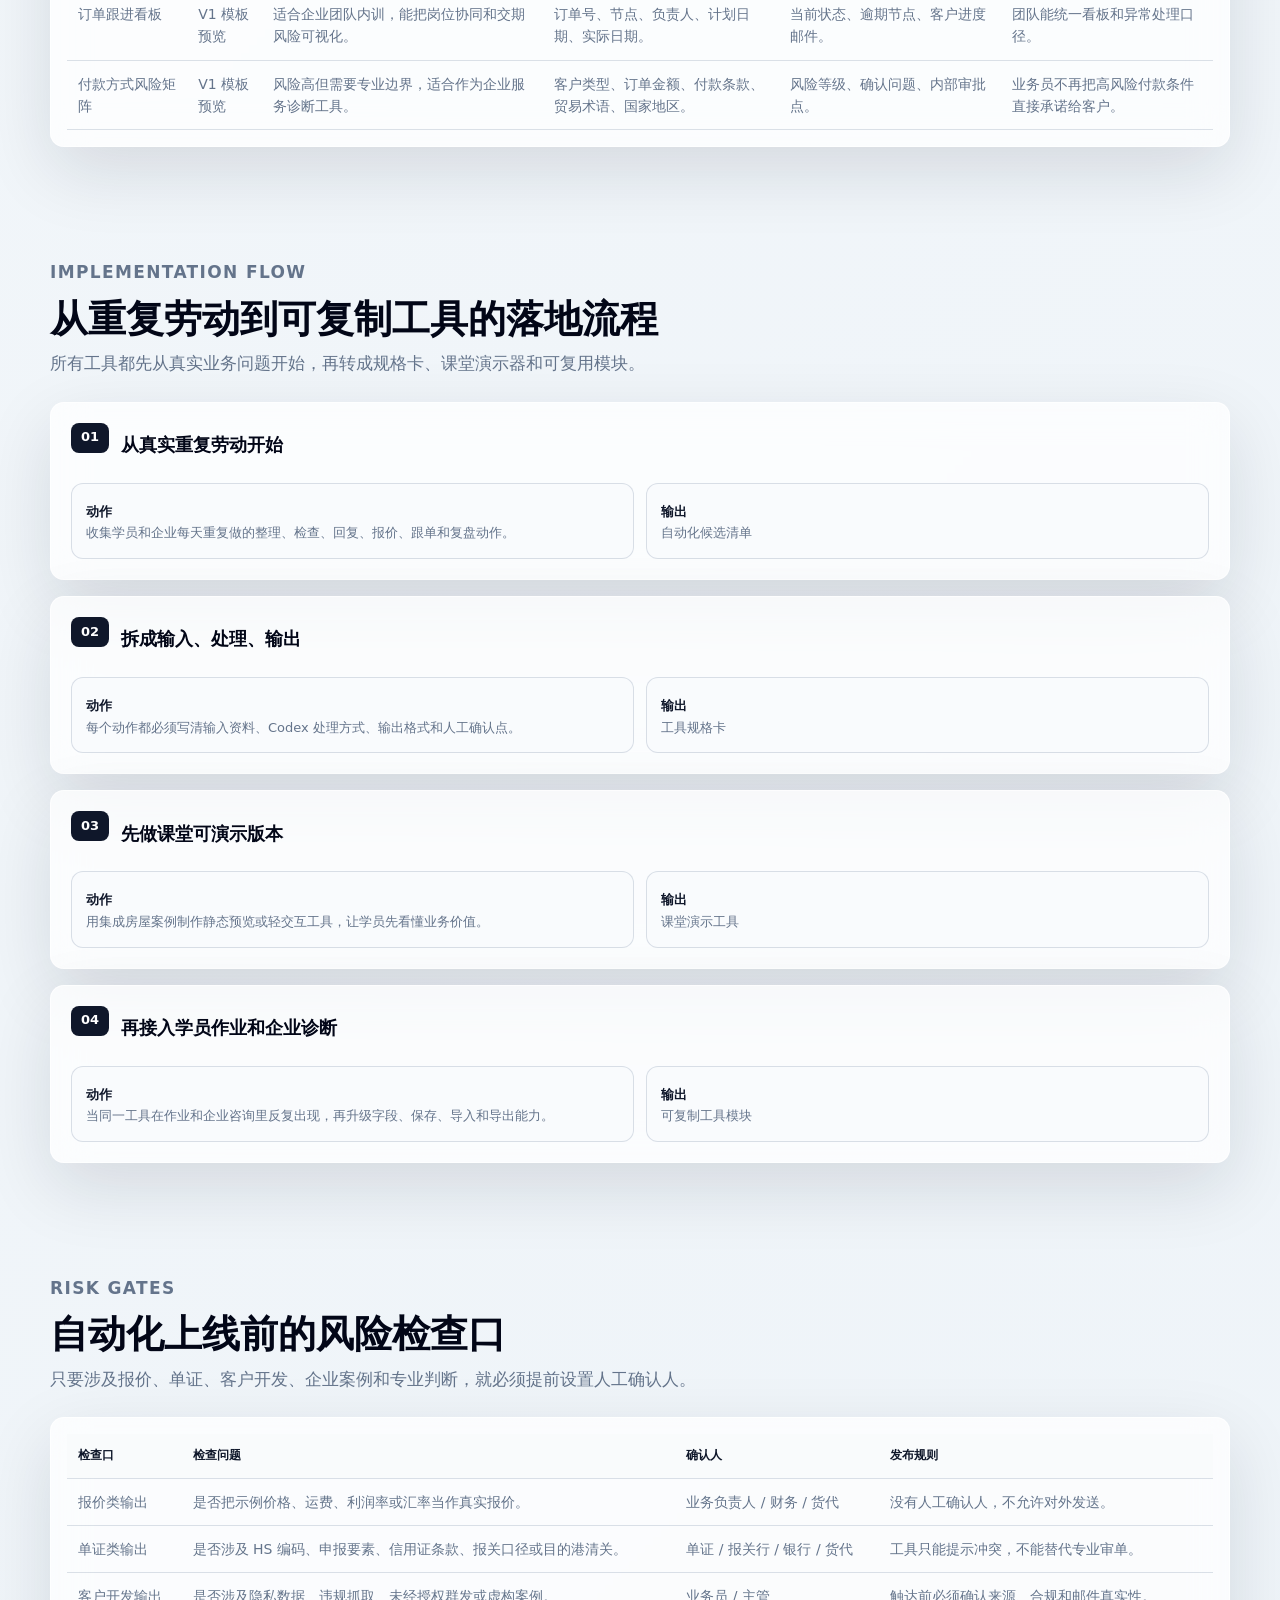
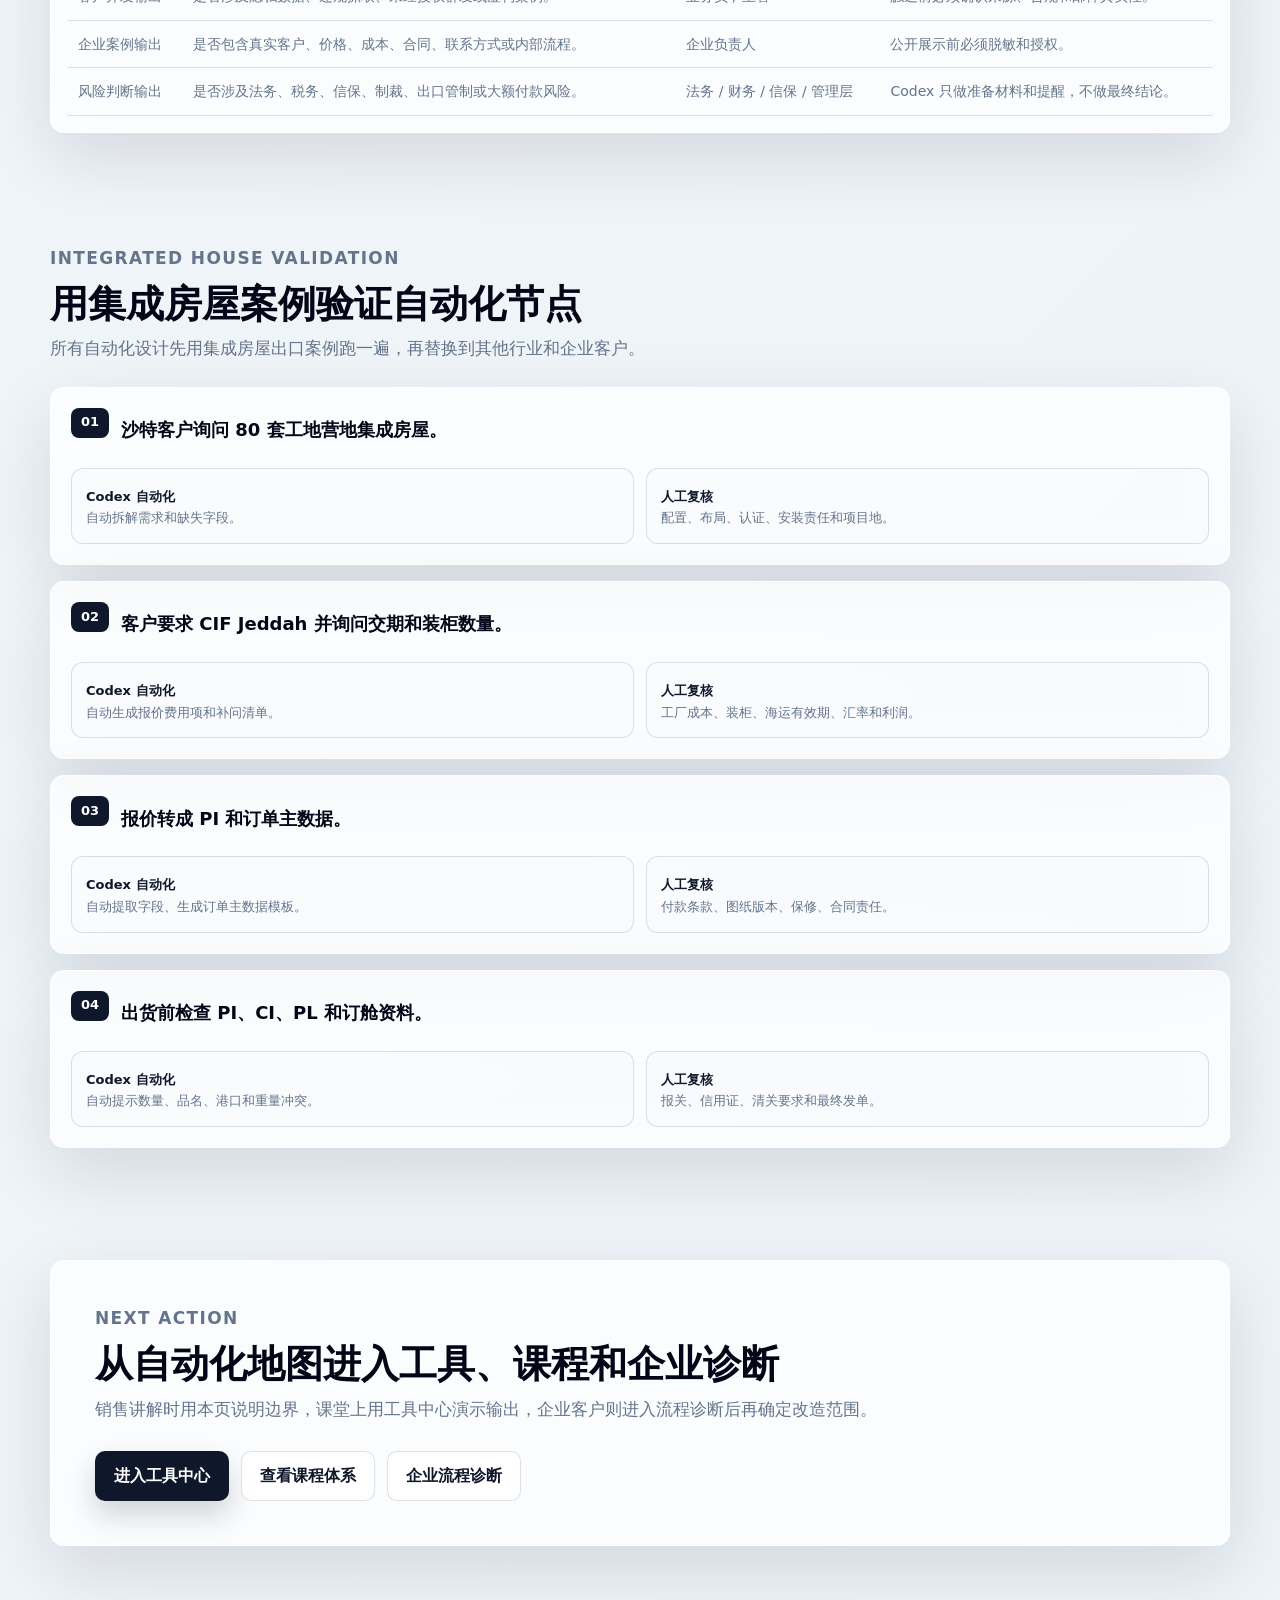
<file: automation.html>
<!doctype html>
<html lang="zh-CN">
  <head>
    <meta charset="utf-8" />
    <meta name="viewport" content="width=device-width, initial-scale=1" />
    <title>自动化地图 | 外贸 Codex 训练平台</title>
    <meta name="description" content="外贸 Codex 自动化培训平台的业务流程自动化地图、工具优先级和人工确认边界。" />
    <link rel="icon" href="data:," />
    <link rel="stylesheet" href="./assets/styles.css?v=20260607-resource-review1" />
  </head>
  <body data-page="automation">
    <header class="site-header">
      <a class="brand" href="./index.html" aria-label="返回首页">
        <span class="brand-mark">FT</span>
        <span><strong>外贸 Codex 训练平台</strong><small>Automation Map</small></span>
      </a>
      <nav class="top-nav" data-site-nav aria-label="主导航"></nav>
    </header>

    <main>
      <section class="hero-section compact-hero">
        <div id="page-hero-data" class="hero-copy" data-page="automation"></div>
        <aside class="glass-panel page-aside">
          <h3>使用原则</h3>
          <p>先判断业务动作是否适合工具化，再决定用提示词、表格、课堂演示器还是企业工作台承接。</p>
        </aside>
      </section>

      <section class="content-section">
        <div class="section-heading">
          <p class="eyebrow">Automation Snapshot</p>
          <h2>外贸流程自动化总览</h2>
          <p>自动化地图用于销售讲解、课堂设计、工具开发和企业诊断，统一说明 Codex 能做什么、产出什么、谁来确认。</p>
        </div>
        <div id="automation-metrics" class="metric-grid"></div>
      </section>

      <section class="content-section">
        <div class="section-heading">
          <p class="eyebrow">Workflow Map</p>
          <h2>8 个业务环节的 Codex 自动化边界</h2>
          <p>每个环节都必须同时写清业务痛点、Codex 角色、工具产出、课程入口和人工确认边界。</p>
        </div>
        <div id="automation-workflow-map" class="standard-card-list"></div>
      </section>

      <section class="content-section">
        <div class="section-heading">
          <p class="eyebrow">Automation Levels</p>
          <h2>自动化等级和禁止替代边界</h2>
          <p>不是所有动作都应该自动化。课程和企业服务必须把可自动化、辅助判断和禁止替代分开讲。</p>
        </div>
        <div id="automation-levels" class="standard-card-list"></div>
      </section>

      <section id="automation-scope-assessment" class="content-section">
        <div class="section-heading">
          <p class="eyebrow">Scope Assessment</p>
          <h2>自动化范围判定台</h2>
          <p>每个真实业务动作进入工具、指令、资源或企业服务前，先判断输入是否可用、输出风险多大、人工确认人是否明确，以及是否适合自动化。</p>
        </div>
        <div id="automation-scope-router"></div>
      </section>

      <section class="content-section">
        <div class="section-heading">
          <p class="eyebrow">Tool Priority</p>
          <h2>工具开发优先级</h2>
          <p>优先开发课堂高频、字段清晰、人工边界明确的工具，再逐步升级到企业工作台。</p>
        </div>
        <div id="automation-tool-priority" class="table-shell ops-table-shell"></div>
      </section>

      <section class="content-section">
        <div class="section-heading">
          <p class="eyebrow">Implementation Flow</p>
          <h2>从重复劳动到可复制工具的落地流程</h2>
          <p>所有工具都先从真实业务问题开始，再转成规格卡、课堂演示器和可复用模块。</p>
        </div>
        <div id="automation-implementation-flow" class="lesson-flow"></div>
      </section>

      <section class="content-section">
        <div class="section-heading">
          <p class="eyebrow">Risk Gates</p>
          <h2>自动化上线前的风险检查口</h2>
          <p>只要涉及报价、单证、客户开发、企业案例和专业判断，就必须提前设置人工确认人。</p>
        </div>
        <div id="automation-risk-gates" class="table-shell ops-table-shell"></div>
      </section>

      <section class="content-section">
        <div class="section-heading">
          <p class="eyebrow">Integrated House Validation</p>
          <h2>用集成房屋案例验证自动化节点</h2>
          <p>所有自动化设计先用集成房屋出口案例跑一遍，再替换到其他行业和企业客户。</p>
        </div>
        <div id="automation-integrated-house" class="lesson-flow"></div>
      </section>

      <section class="content-section final-cta">
        <div class="glass-panel">
          <p class="eyebrow">Next Action</p>
          <h2>从自动化地图进入工具、课程和企业诊断</h2>
          <p>销售讲解时用本页说明边界，课堂上用工具中心演示输出，企业客户则进入流程诊断后再确定改造范围。</p>
          <div class="hero-actions">
            <a class="button primary" href="./tools.html">进入工具中心</a>
            <a class="button secondary" href="./course.html">查看课程体系</a>
            <a class="button secondary" href="./enterprise.html">企业流程诊断</a>
          </div>
        </div>
      </section>
    </main>

    <script src="./data/site.js?v=20260607-resource-review1"></script>
    <script src="./data/automation.js?v=20260607-resource-review1"></script>
    <script src="./assets/app.js?v=20260607-resource-review1"></script>
  </body>
</html>
</file>
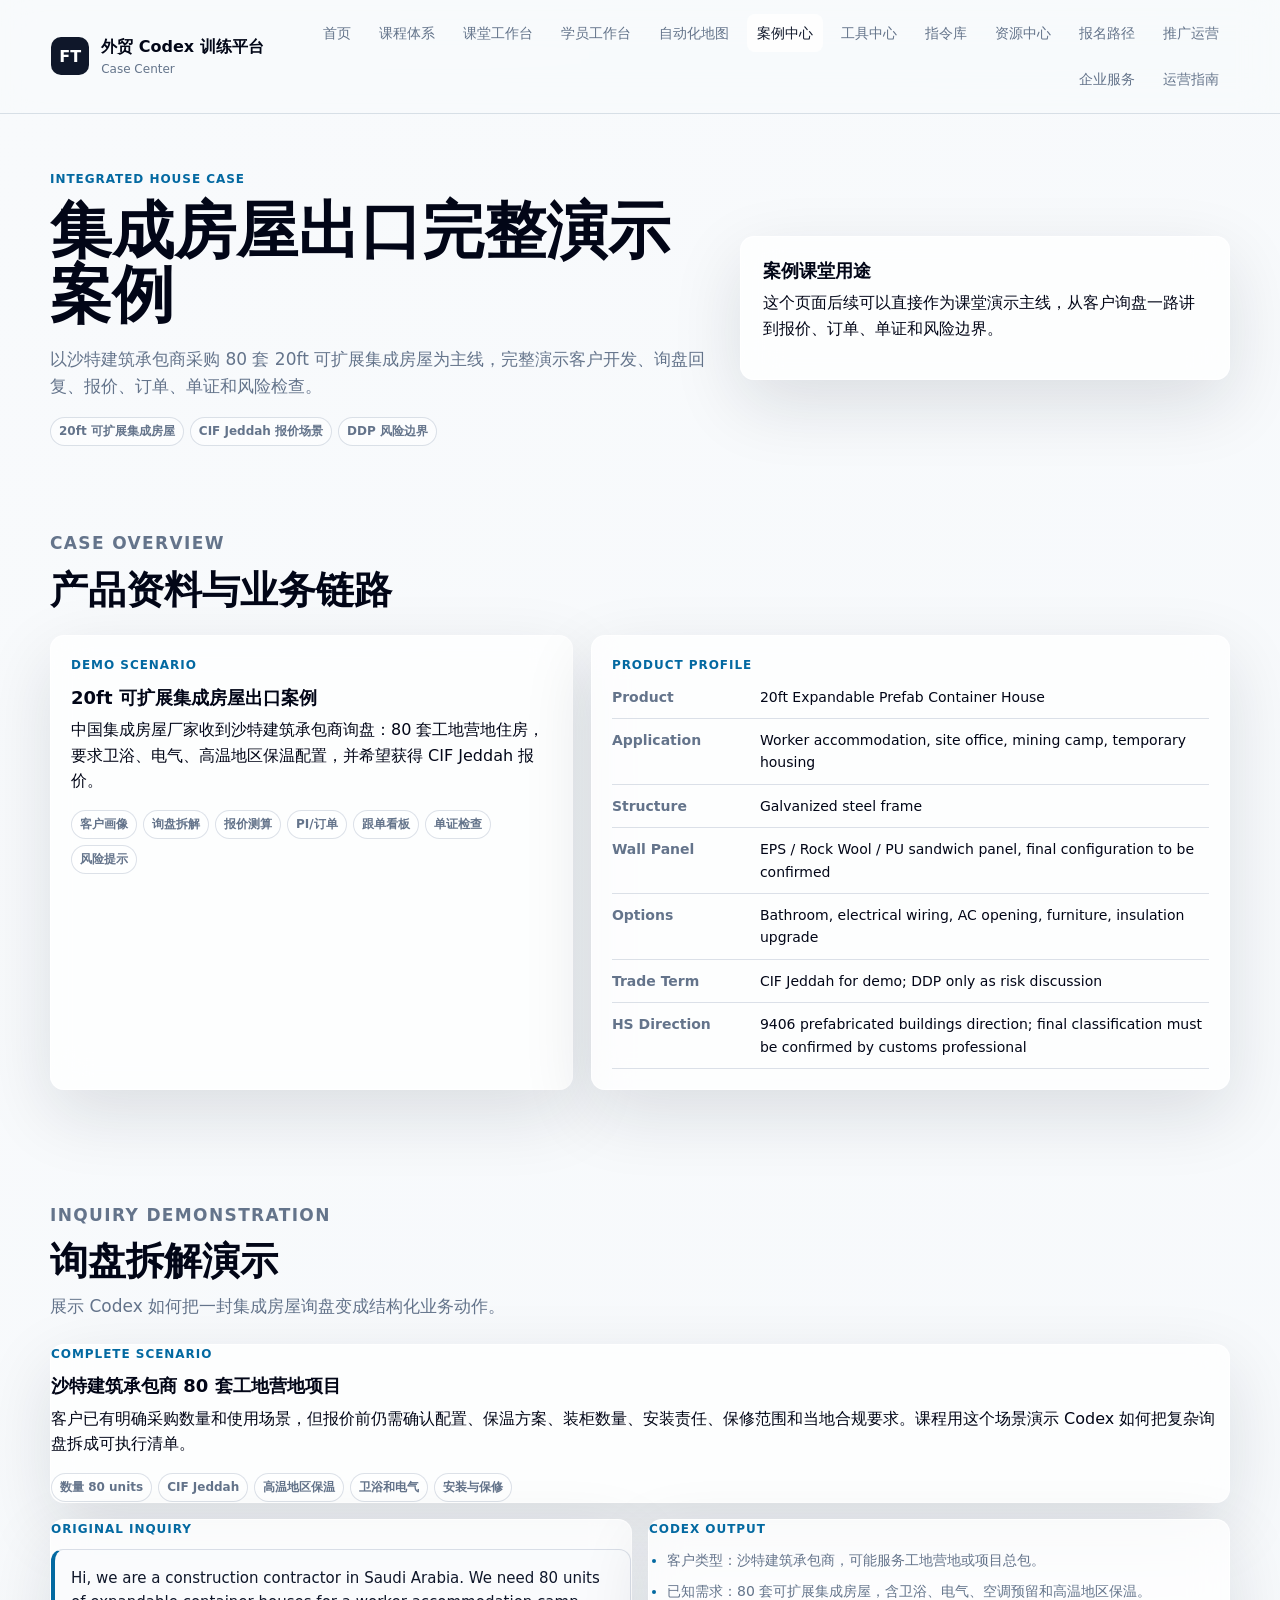
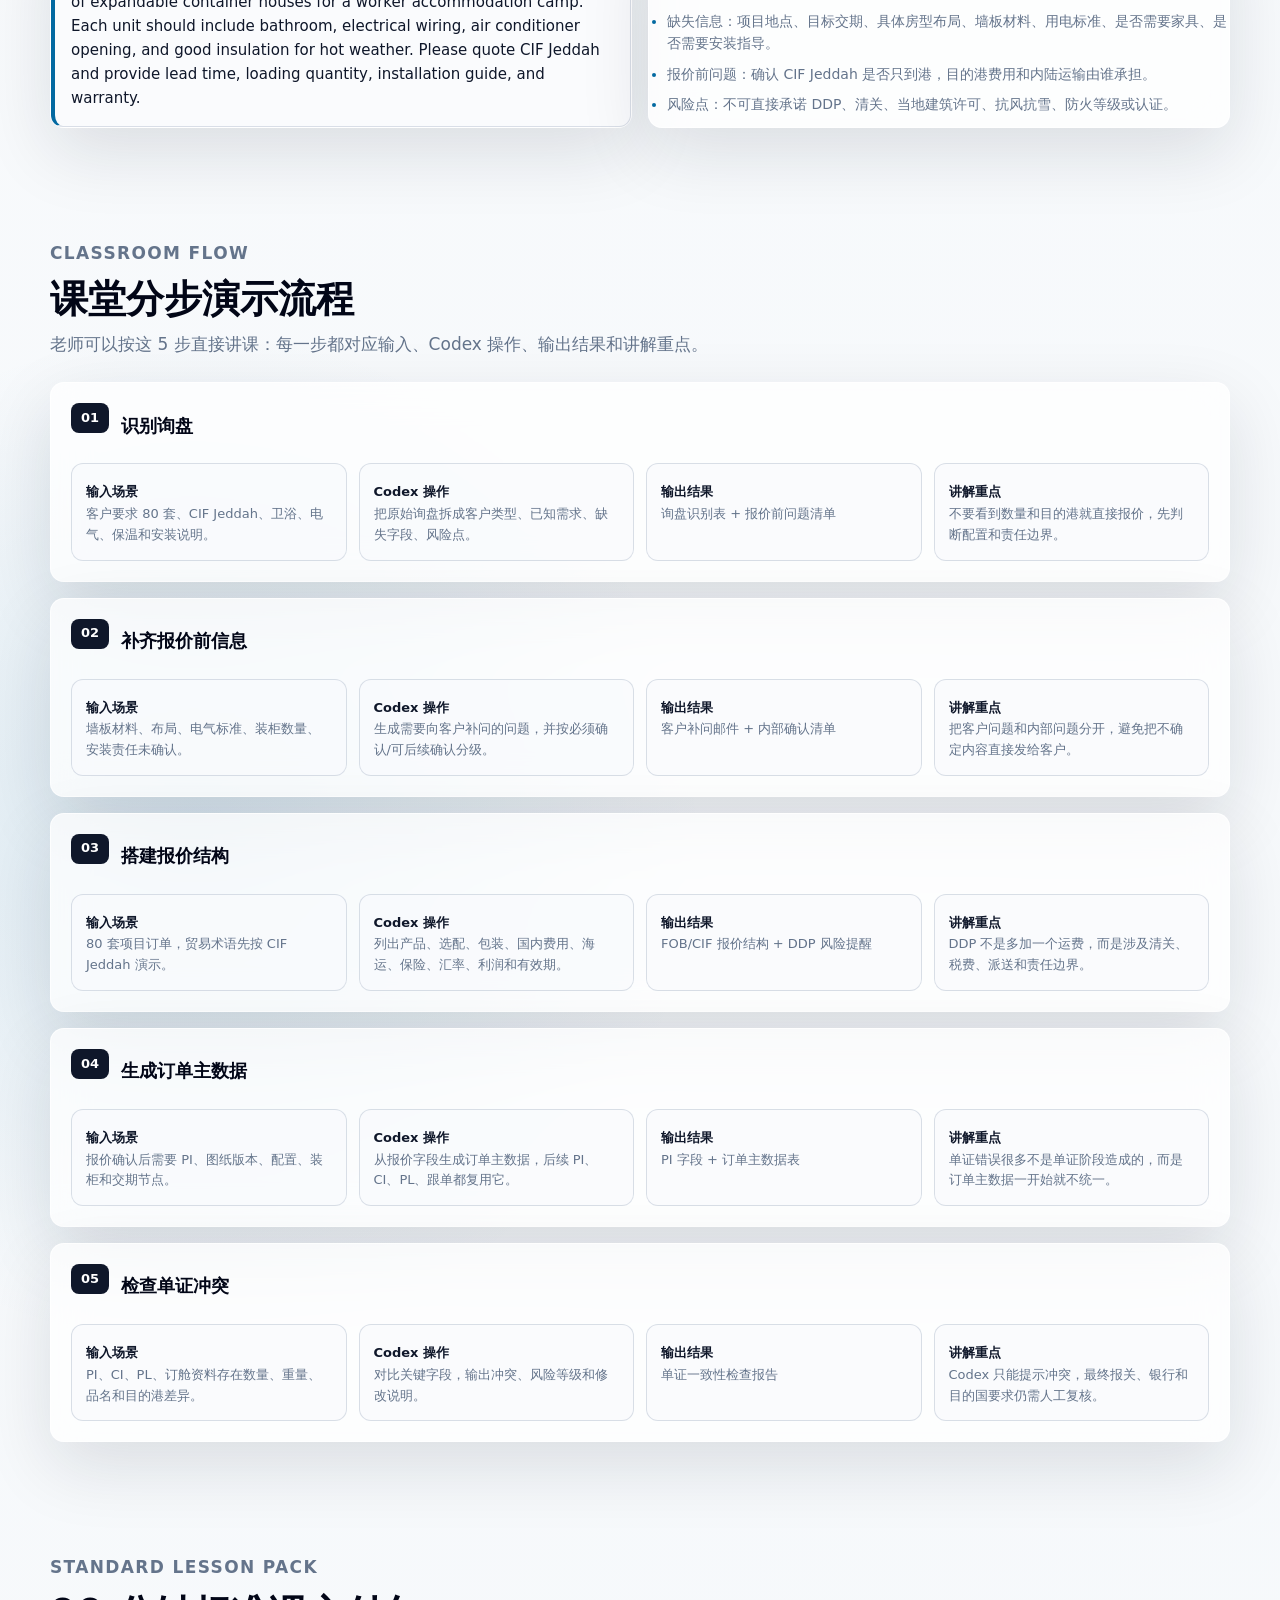
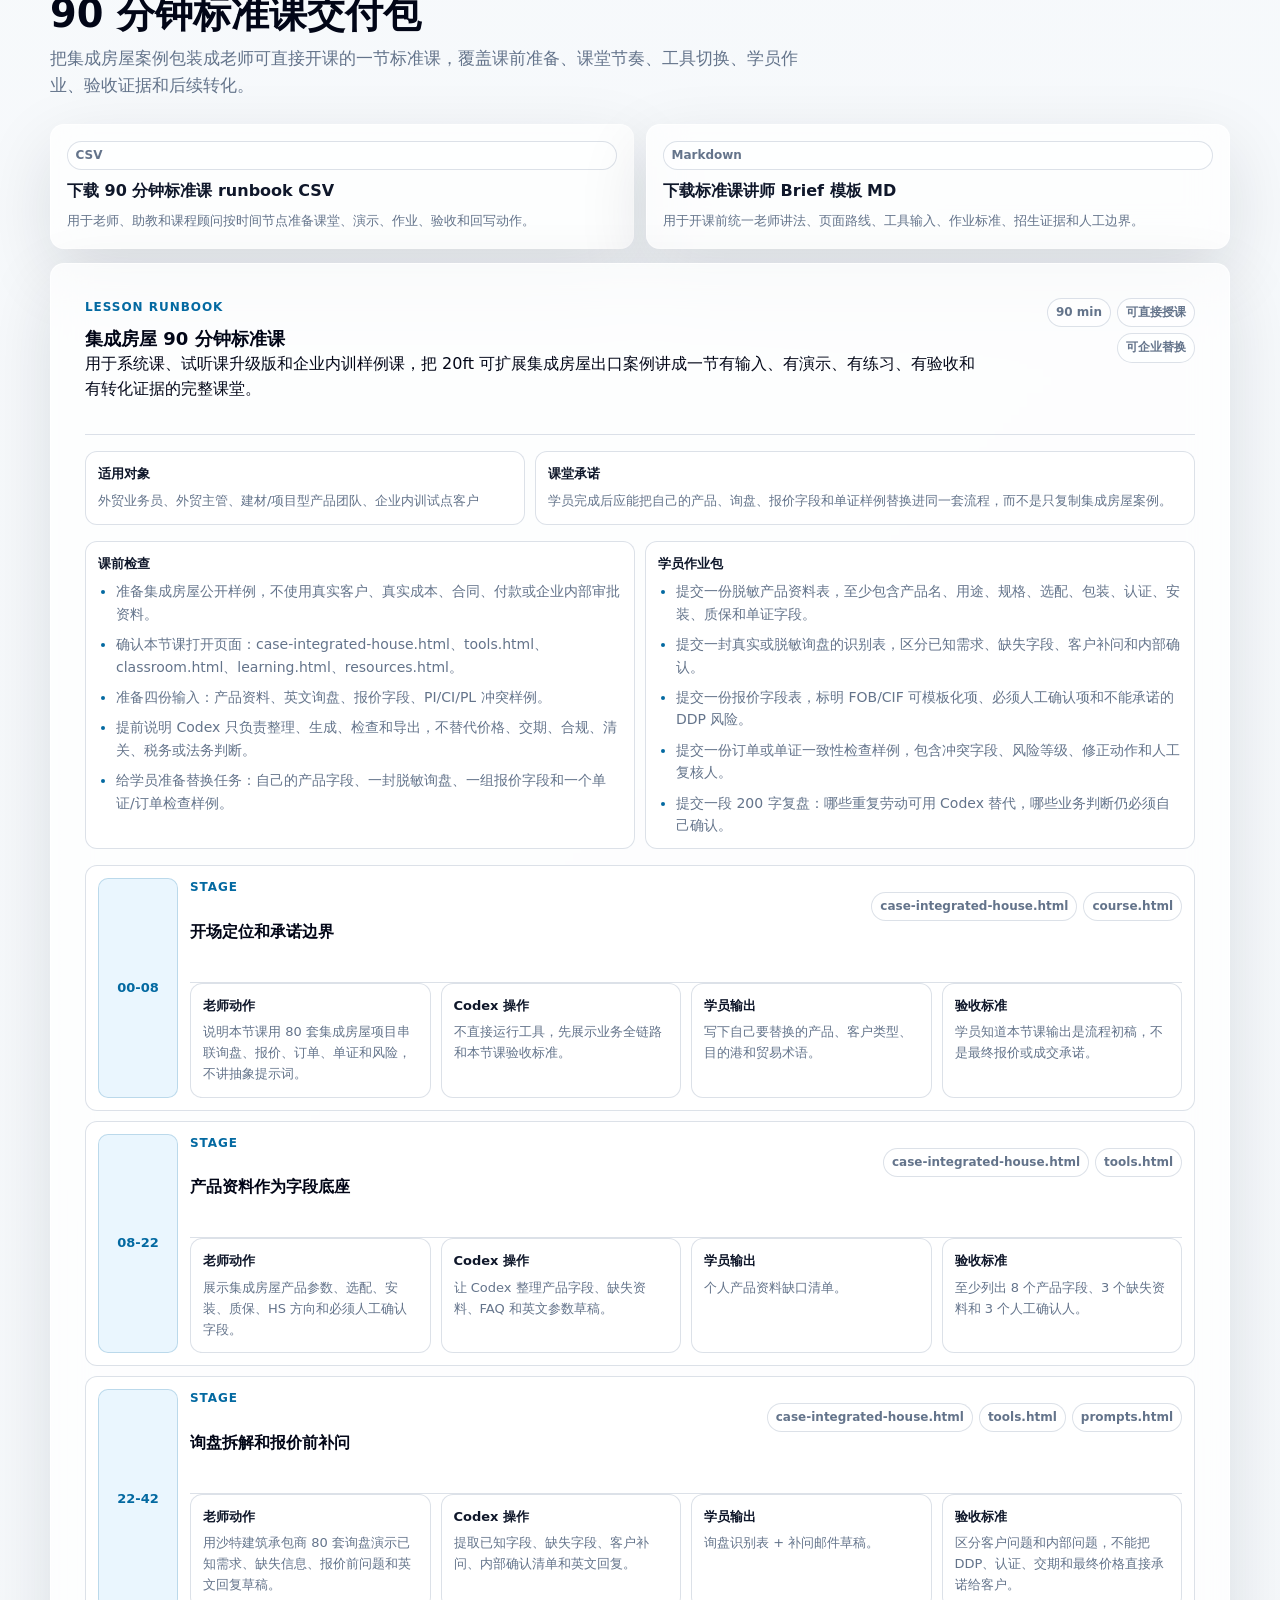
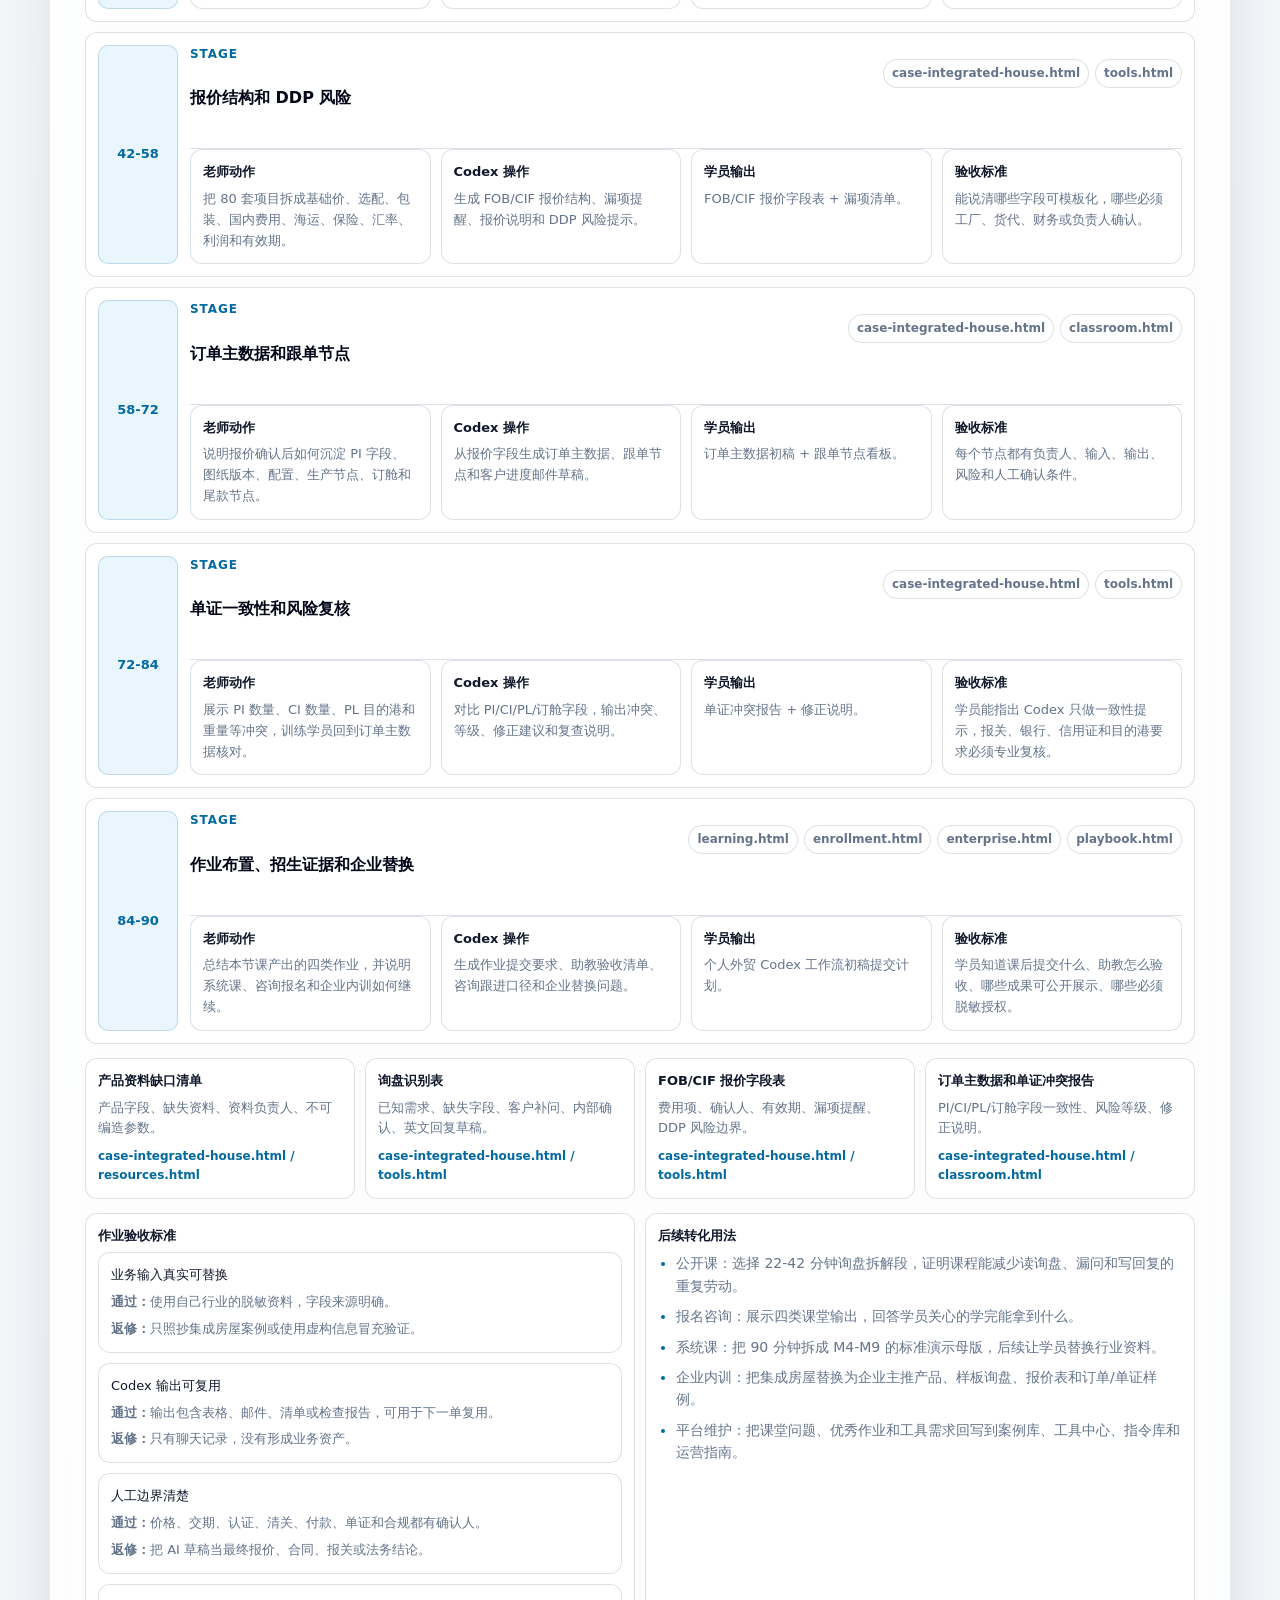
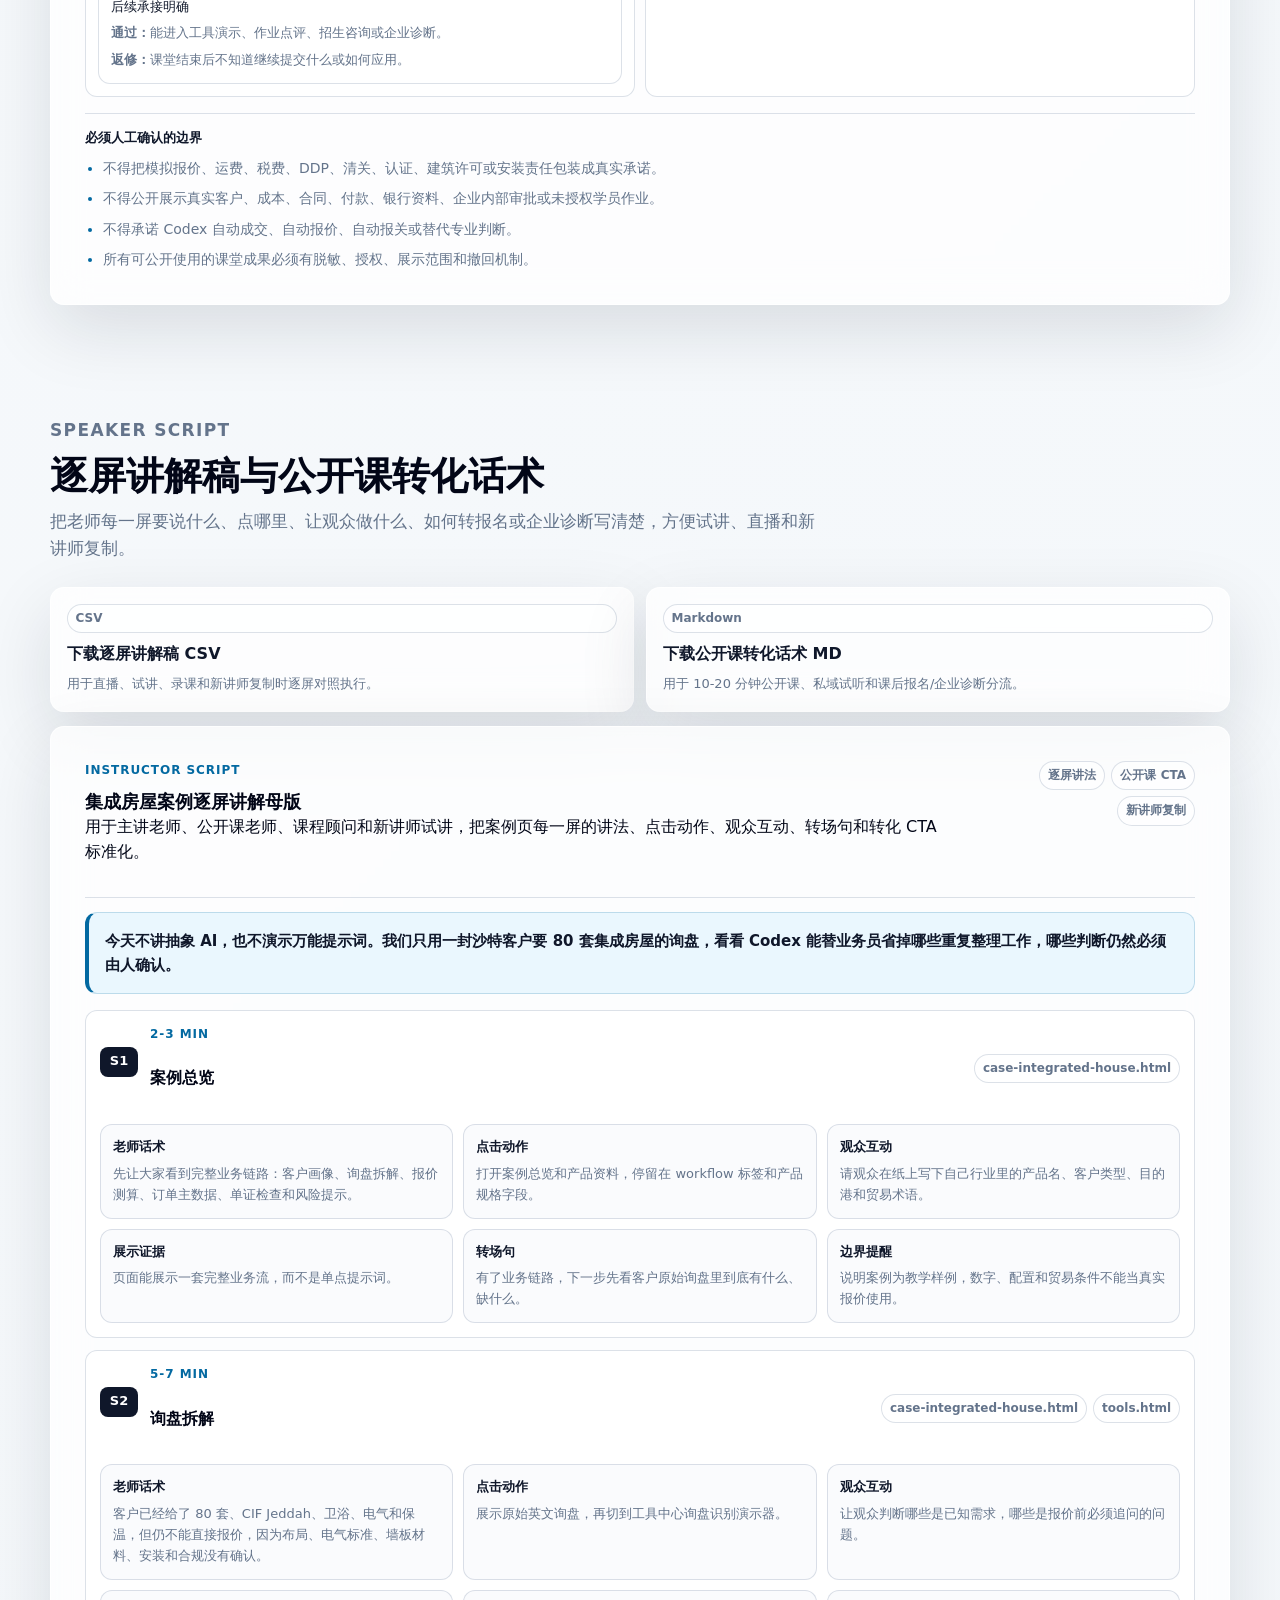
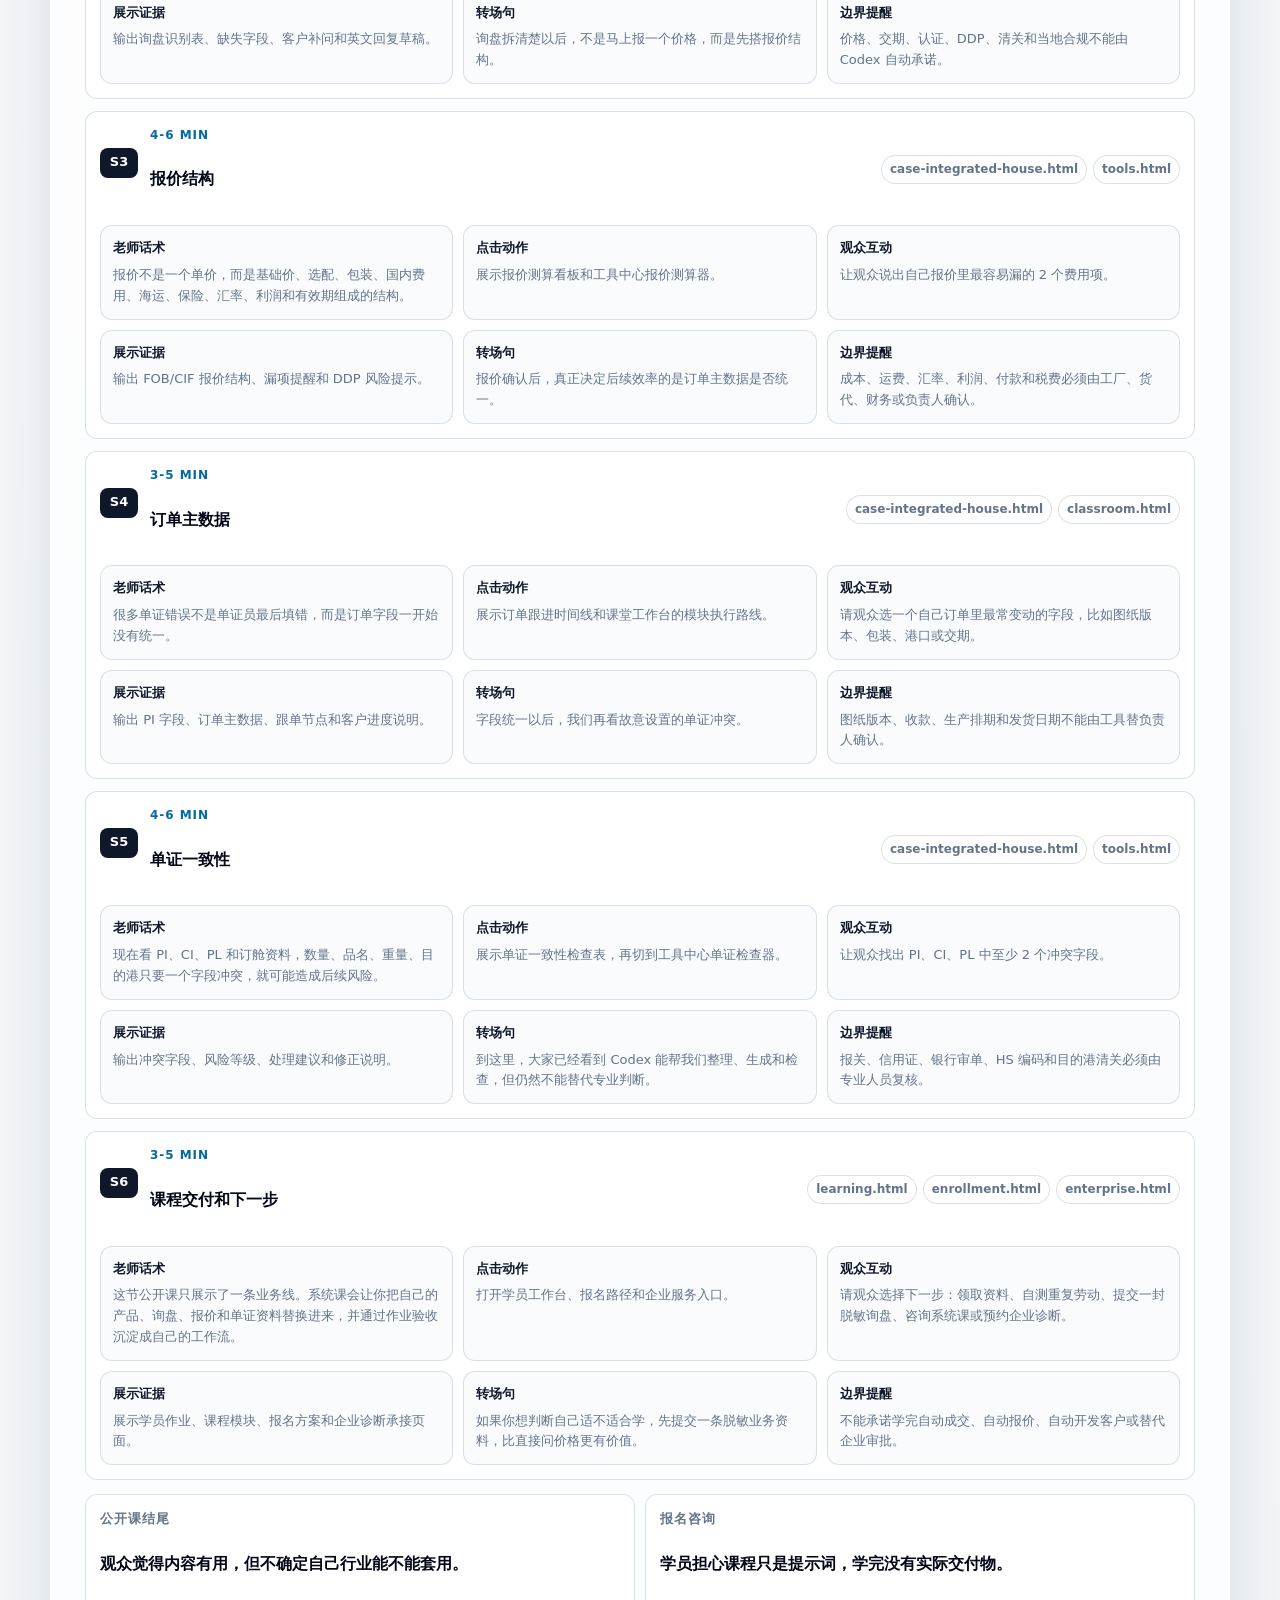
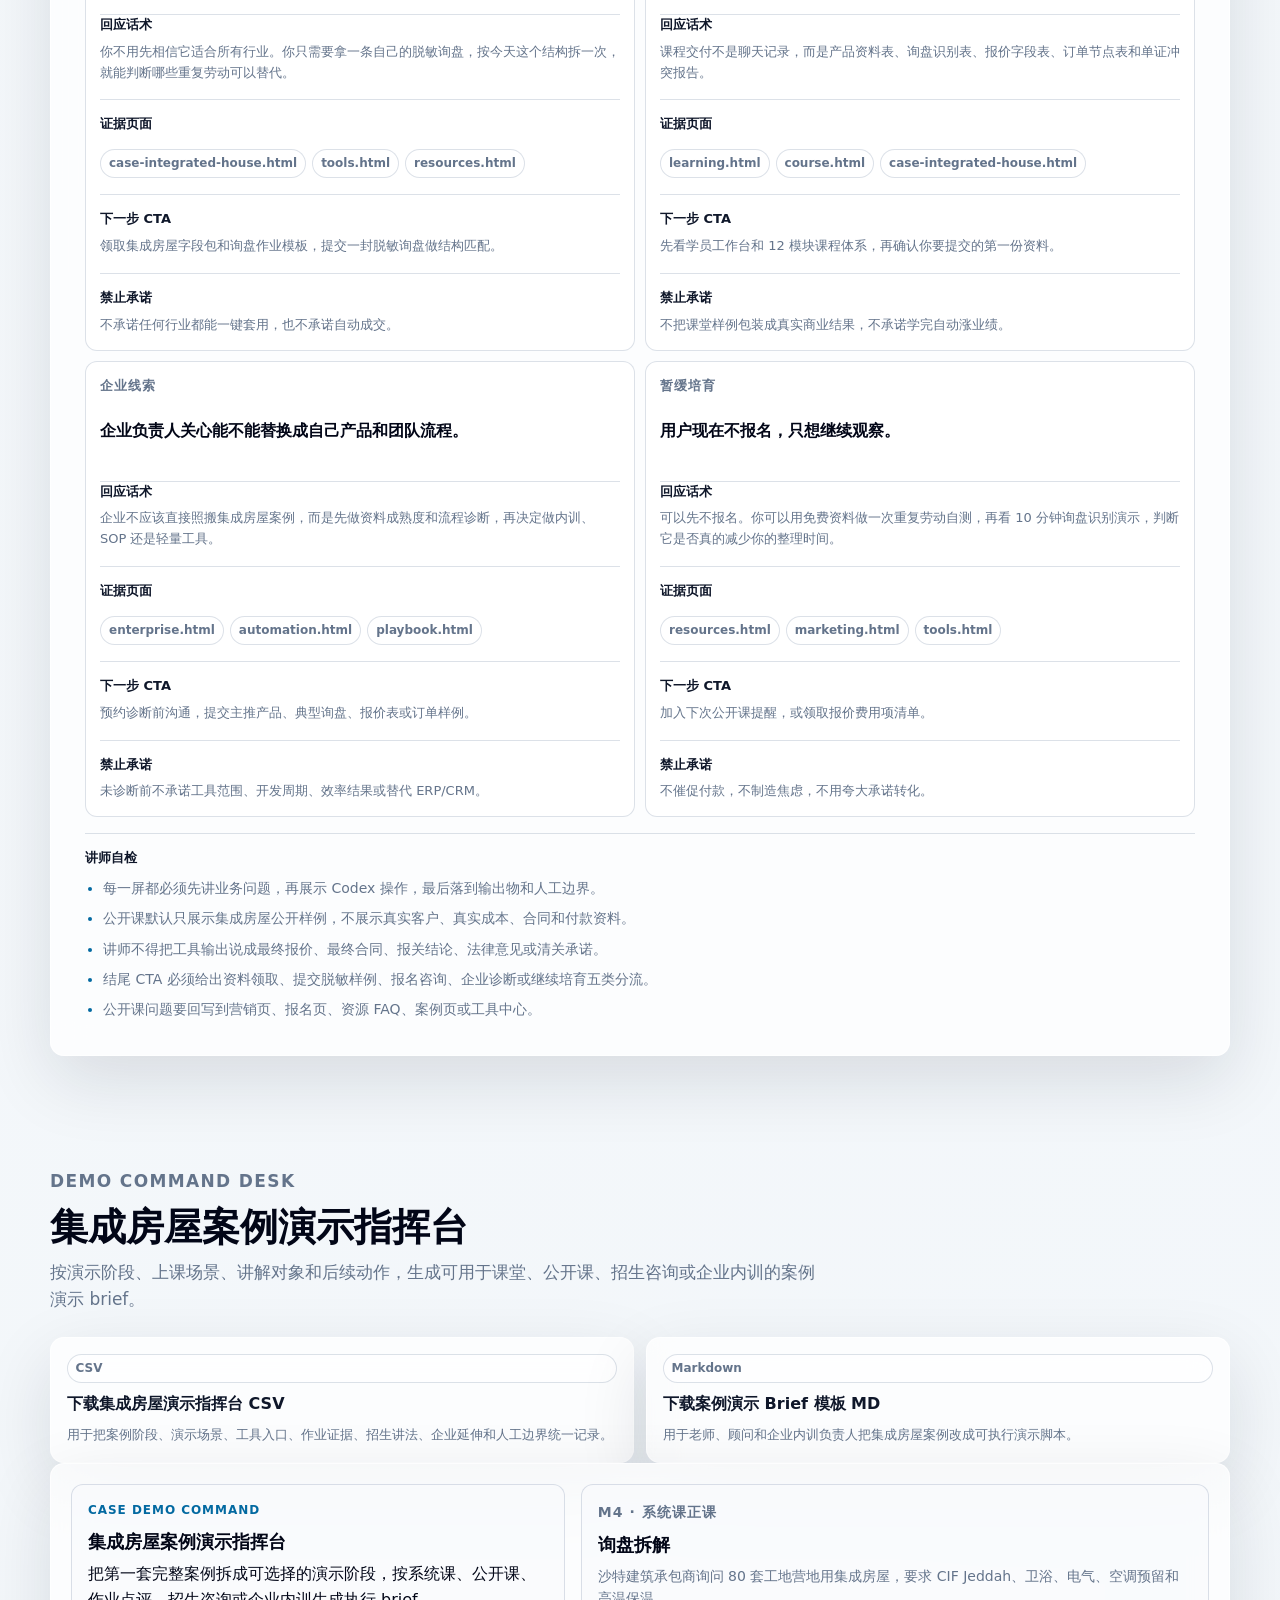
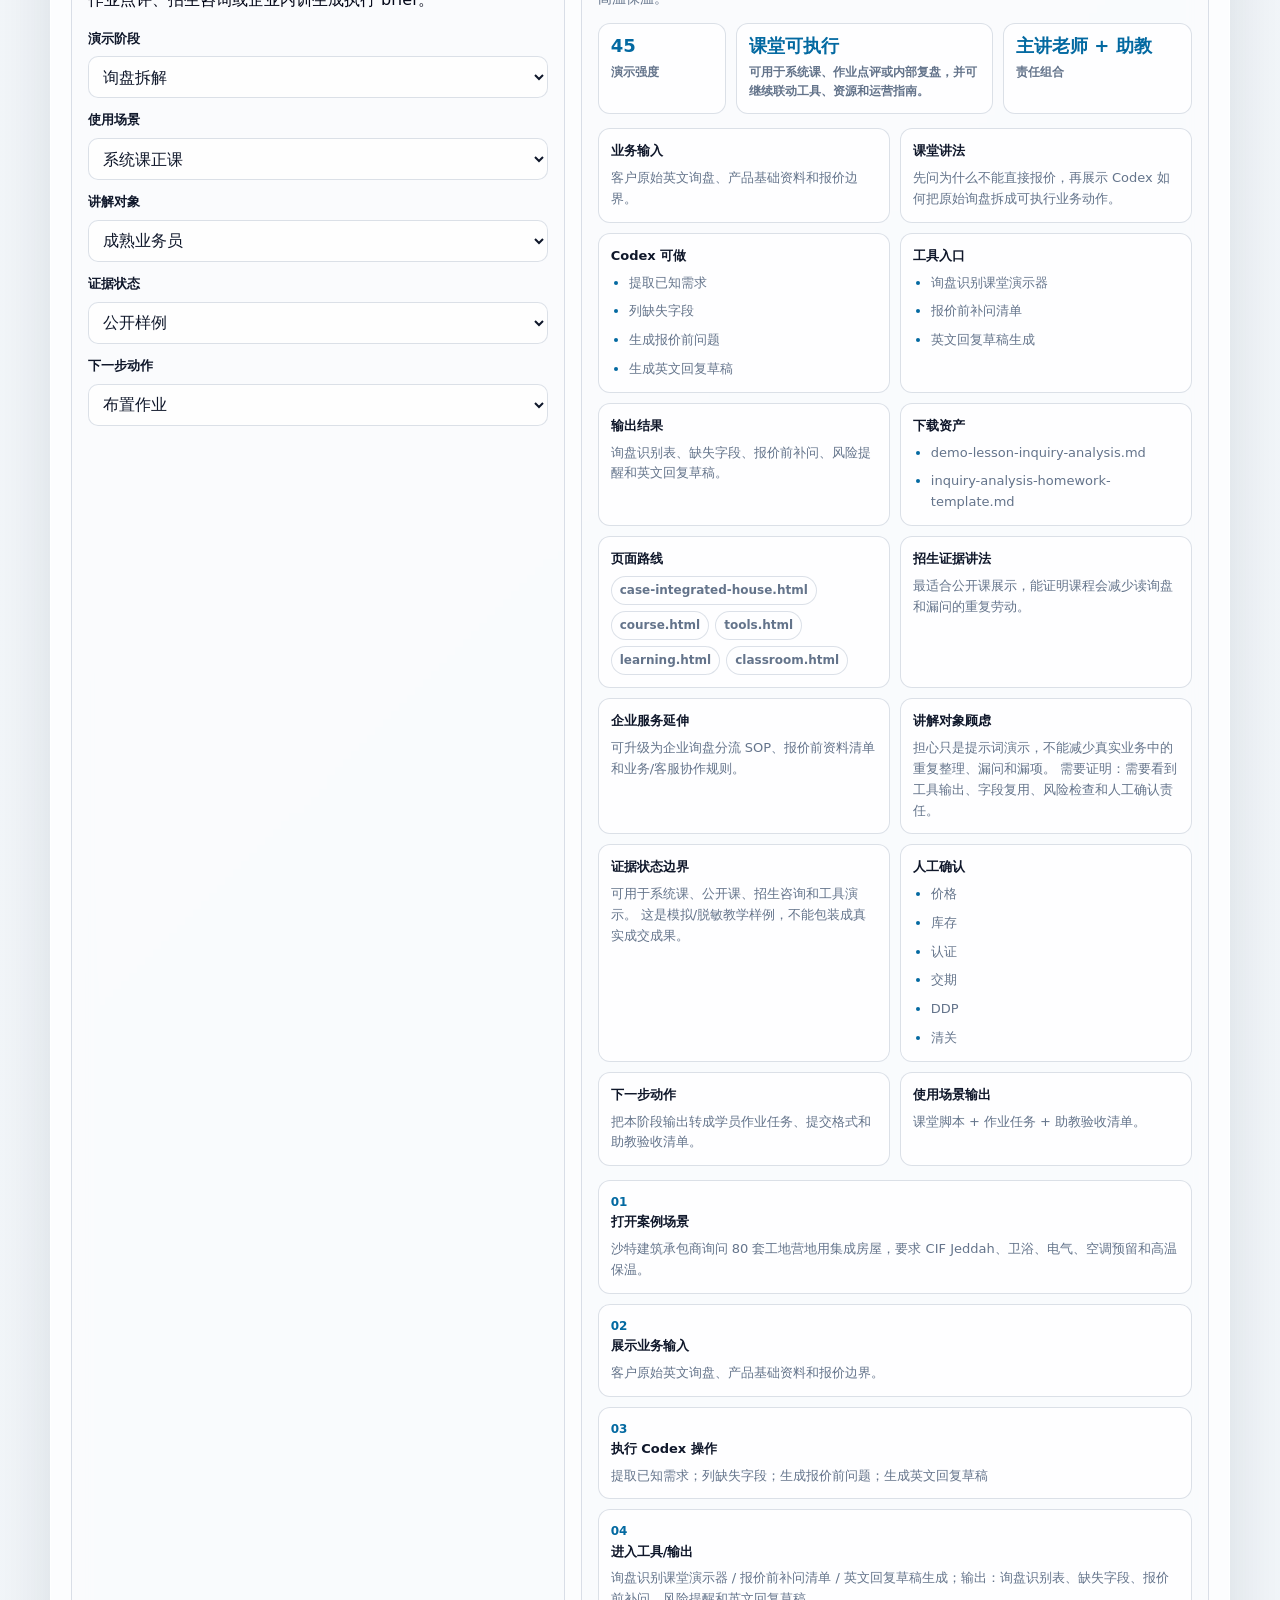
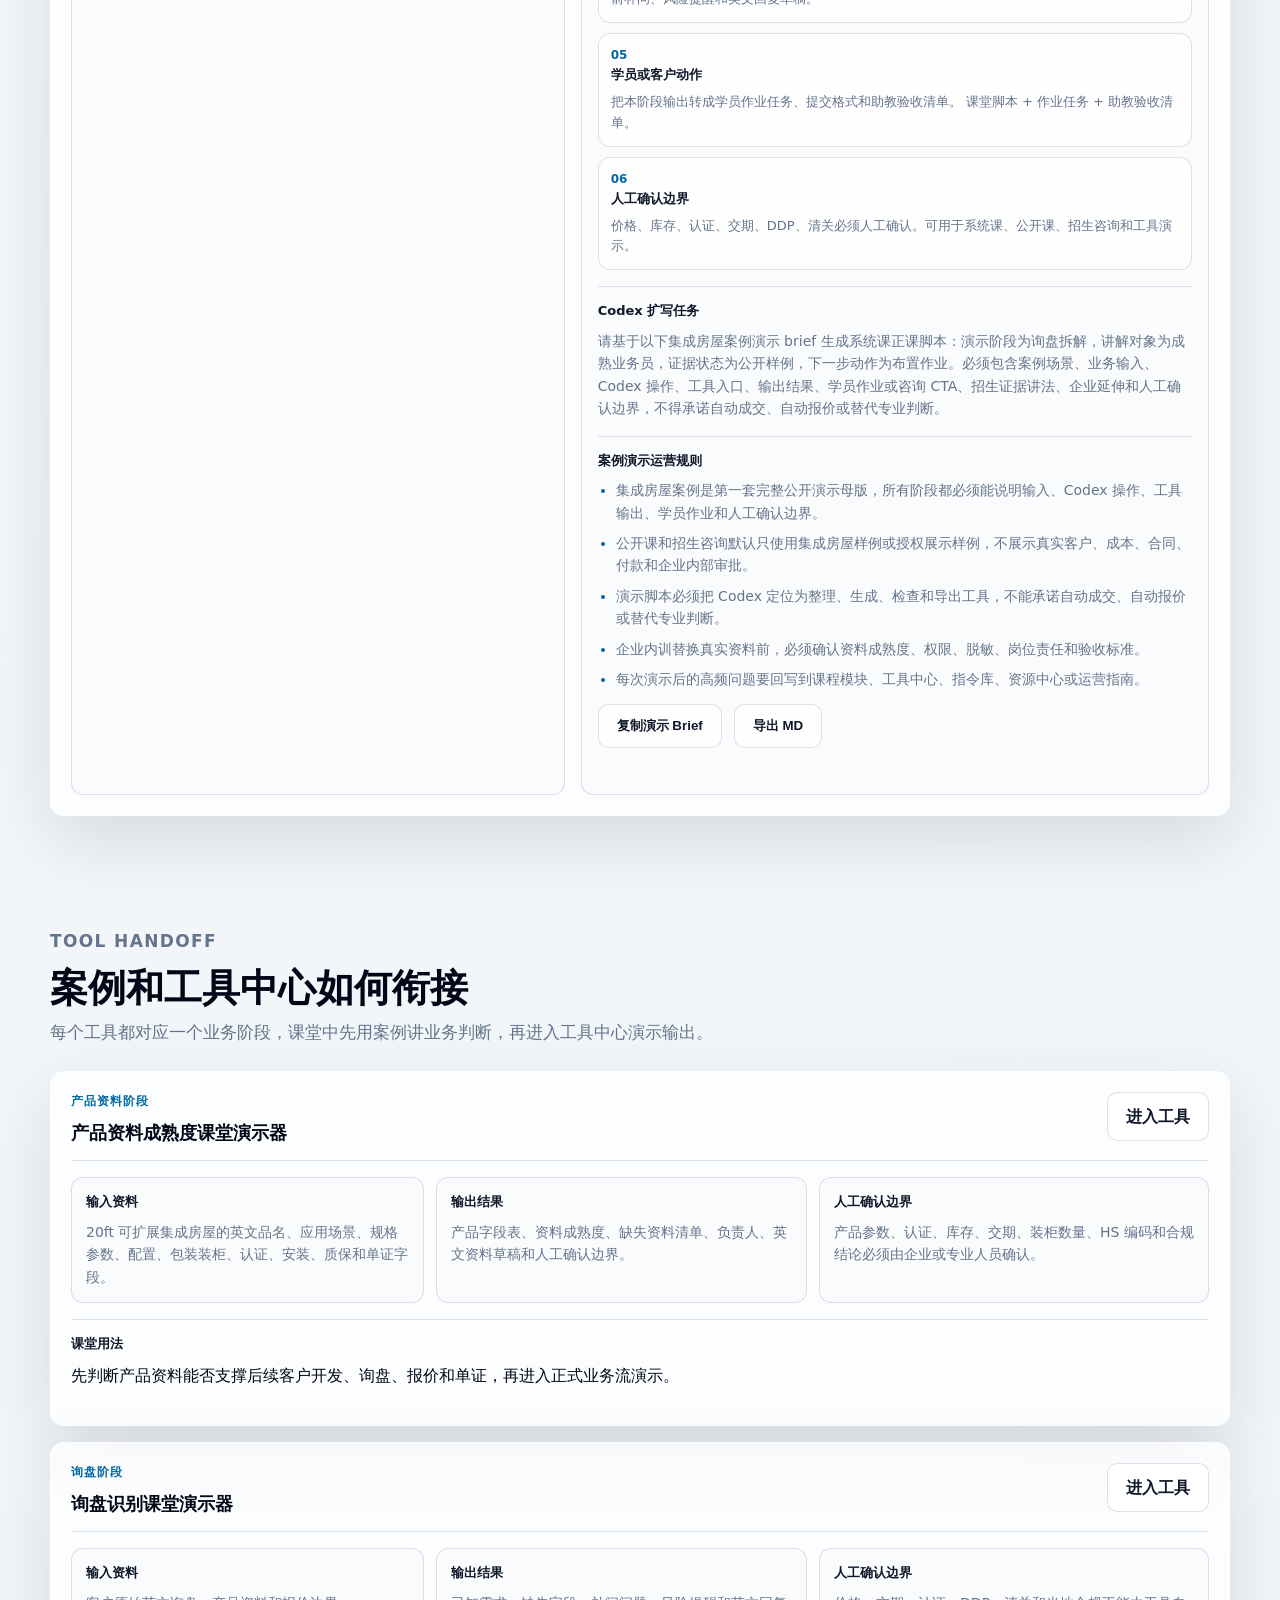
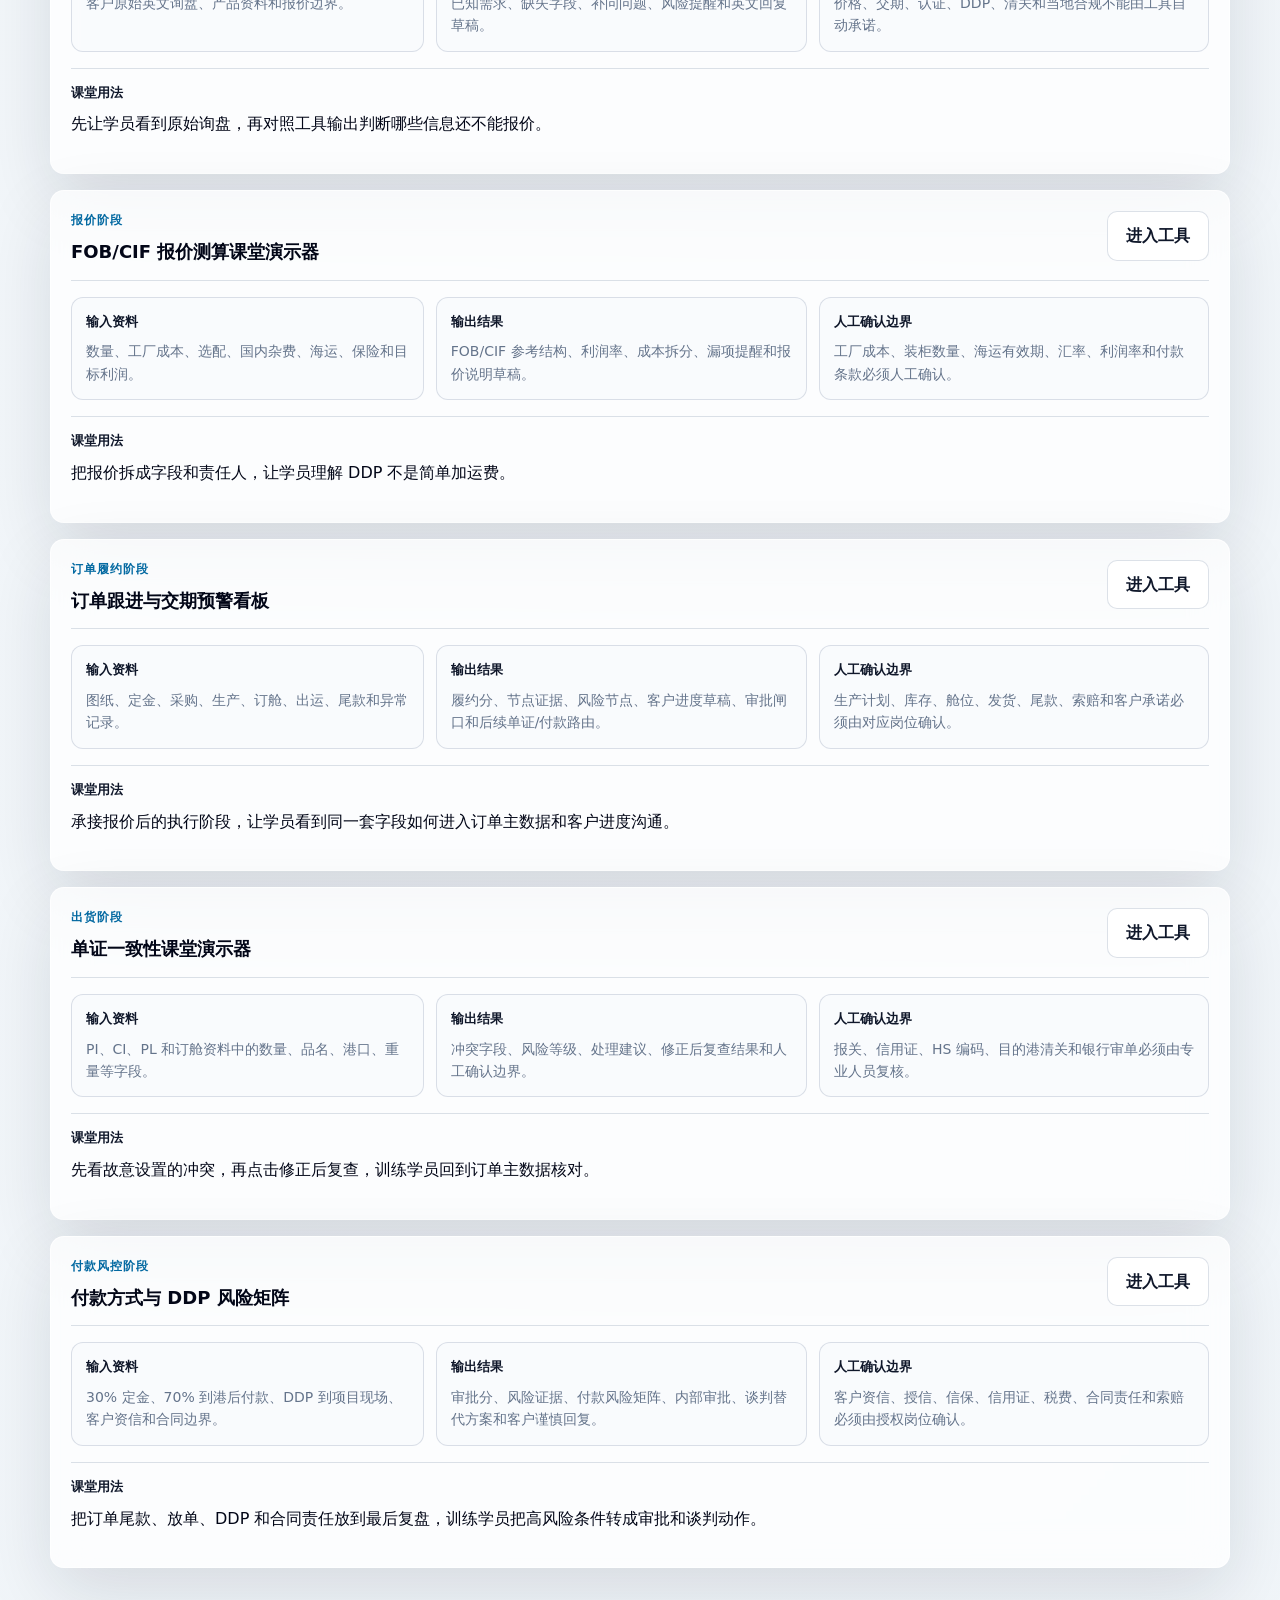
<file: case-integrated-house.html>
<!doctype html>
<html lang="zh-CN">
  <head>
    <meta charset="utf-8" />
    <meta name="viewport" content="width=device-width, initial-scale=1" />
    <title>集成房屋出口案例 | 外贸 Codex 训练平台</title>
    <meta name="description" content="20ft 可扩展集成房屋出口完整案例。" />
    <link rel="icon" href="data:," />
    <link rel="stylesheet" href="./assets/styles.css?v=20260607-resource-review1" />
  </head>
  <body data-page="case">
    <header class="site-header">
      <a class="brand" href="./index.html" aria-label="返回首页">
        <span class="brand-mark">FT</span>
        <span><strong>外贸 Codex 训练平台</strong><small>Case Center</small></span>
      </a>
      <nav class="top-nav" data-site-nav aria-label="主导航"></nav>
    </header>

    <main>
      <section class="hero-section compact-hero">
        <div id="page-hero-data" class="hero-copy" data-page="case"></div>
        <aside class="glass-panel page-aside">
          <h3>案例课堂用途</h3>
          <p>这个页面后续可以直接作为课堂演示主线，从客户询盘一路讲到报价、订单、单证和风险边界。</p>
        </aside>
      </section>

      <section class="content-section">
        <div class="section-heading">
          <p class="eyebrow">Case Overview</p>
          <h2>产品资料与业务链路</h2>
        </div>
        <div id="case-overview" class="case-layout"></div>
      </section>

      <section class="content-section">
        <div class="section-heading">
          <p class="eyebrow">Inquiry Demonstration</p>
          <h2>询盘拆解演示</h2>
          <p>展示 Codex 如何把一封集成房屋询盘变成结构化业务动作。</p>
        </div>
        <div id="case-narrative" class="card-grid wide-grid"></div>
      </section>

      <section class="content-section">
        <div class="section-heading">
          <p class="eyebrow">Classroom Flow</p>
          <h2>课堂分步演示流程</h2>
          <p>老师可以按这 5 步直接讲课：每一步都对应输入、Codex 操作、输出结果和讲解重点。</p>
        </div>
        <div id="case-classroom-flow" class="lesson-flow"></div>
      </section>

      <section class="content-section">
        <div class="section-heading">
          <p class="eyebrow">Standard Lesson Pack</p>
          <h2>90 分钟标准课交付包</h2>
          <p>把集成房屋案例包装成老师可直接开课的一节标准课，覆盖课前准备、课堂节奏、工具切换、学员作业、验收证据和后续转化。</p>
        </div>
        <div id="case-standard-lesson-pack"></div>
      </section>

      <section class="content-section">
        <div class="section-heading">
          <p class="eyebrow">Speaker Script</p>
          <h2>逐屏讲解稿与公开课转化话术</h2>
          <p>把老师每一屏要说什么、点哪里、让观众做什么、如何转报名或企业诊断写清楚，方便试讲、直播和新讲师复制。</p>
        </div>
        <div id="case-speaker-script-pack"></div>
      </section>

      <section class="content-section">
        <div class="section-heading">
          <p class="eyebrow">Demo Command Desk</p>
          <h2>集成房屋案例演示指挥台</h2>
          <p>按演示阶段、上课场景、讲解对象和后续动作，生成可用于课堂、公开课、招生咨询或企业内训的案例演示 brief。</p>
        </div>
        <div id="integrated-house-demo-command"></div>
      </section>

      <section class="content-section">
        <div class="section-heading">
          <p class="eyebrow">Tool Handoff</p>
          <h2>案例和工具中心如何衔接</h2>
          <p>每个工具都对应一个业务阶段，课堂中先用案例讲业务判断，再进入工具中心演示输出。</p>
        </div>
        <div id="case-tool-handoff" class="case-card-list"></div>
      </section>

      <section id="case-toolchain-closeout" class="content-section">
        <div class="section-heading">
          <p class="eyebrow">Toolchain Closeout</p>
          <h2>集成房屋端到端工具链闭环</h2>
          <p>把已完成的询盘、报价、订单、单证和付款风控工具串成一条正式课、公开课和企业内训都能复用的交付路线。</p>
        </div>
        <div id="case-toolchain-closeout-content"></div>
      </section>

      <section class="content-section">
        <div class="section-heading">
          <p class="eyebrow">Teaching Script</p>
          <h2>老师可直接使用的授课脚本</h2>
          <p>这部分用于把案例页变成上课主线：每一步都有展示页面、老师讲法、学员动作、输出物和边界提醒。</p>
        </div>
        <div id="case-teaching-script" class="lesson-flow"></div>
      </section>

      <section class="content-section">
        <div class="section-heading">
          <p class="eyebrow">Quotation Board</p>
          <h2>报价测算看板</h2>
          <p>用结构化报价板说明哪些可以模板化，哪些必须找工厂、货代或当地代理确认。</p>
        </div>
        <div id="case-quote-board" class="table-shell"></div>
      </section>

      <section class="content-section">
        <div class="section-heading">
          <p class="eyebrow">Order Timeline</p>
          <h2>订单跟进时间线</h2>
          <p>把图纸、定金、采购、生产、订舱、出运和尾款变成可跟踪节点。</p>
        </div>
        <div id="case-order-timeline" class="timeline-grid"></div>
      </section>

      <section class="content-section">
        <div class="section-heading">
          <p class="eyebrow">Document Check</p>
          <h2>单证一致性检查演示</h2>
          <p>用故意设置的冲突字段演示 PI、CI、PL、订舱资料之间如何做一致性检查。</p>
        </div>
        <div id="case-doc-check" class="table-shell"></div>
      </section>

      <section class="content-section">
        <div class="section-heading">
          <p class="eyebrow">Operation Outputs</p>
          <h2>报价、订单、单证和风险输出</h2>
        </div>
        <div id="case-operations" class="card-grid"></div>
      </section>
    </main>

    <script src="./data/site.js?v=20260607-resource-review1"></script>
    <script src="./data/course-foreign-trade-codex.js?v=20260607-resource-review1"></script>
    <script src="./data/case-integrated-house.js?v=20260607-resource-review1"></script>
    <script src="./data/tools.js?v=20260607-resource-review1"></script>
    <script src="./data/prompts.js?v=20260607-resource-review1"></script>
    <script src="./assets/app.js?v=20260607-resource-review1"></script>
  </body>
</html>
</file>
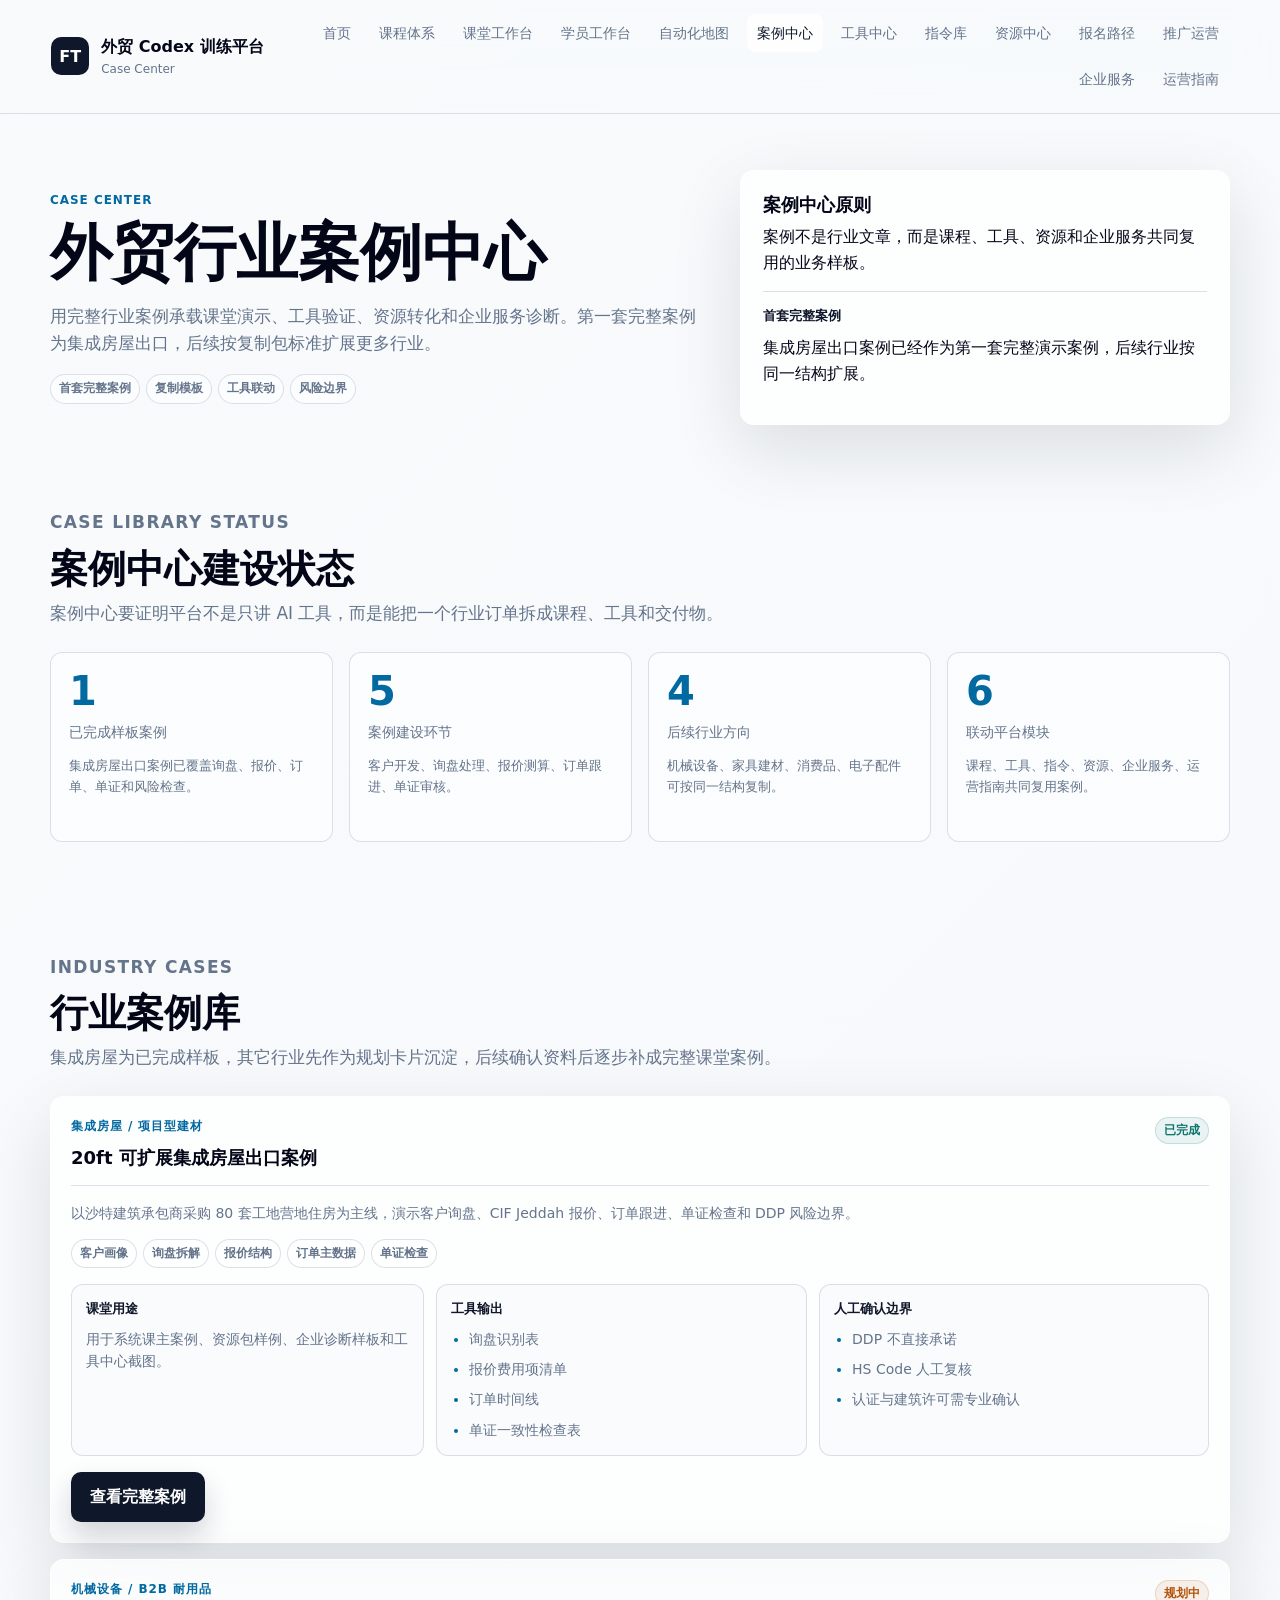
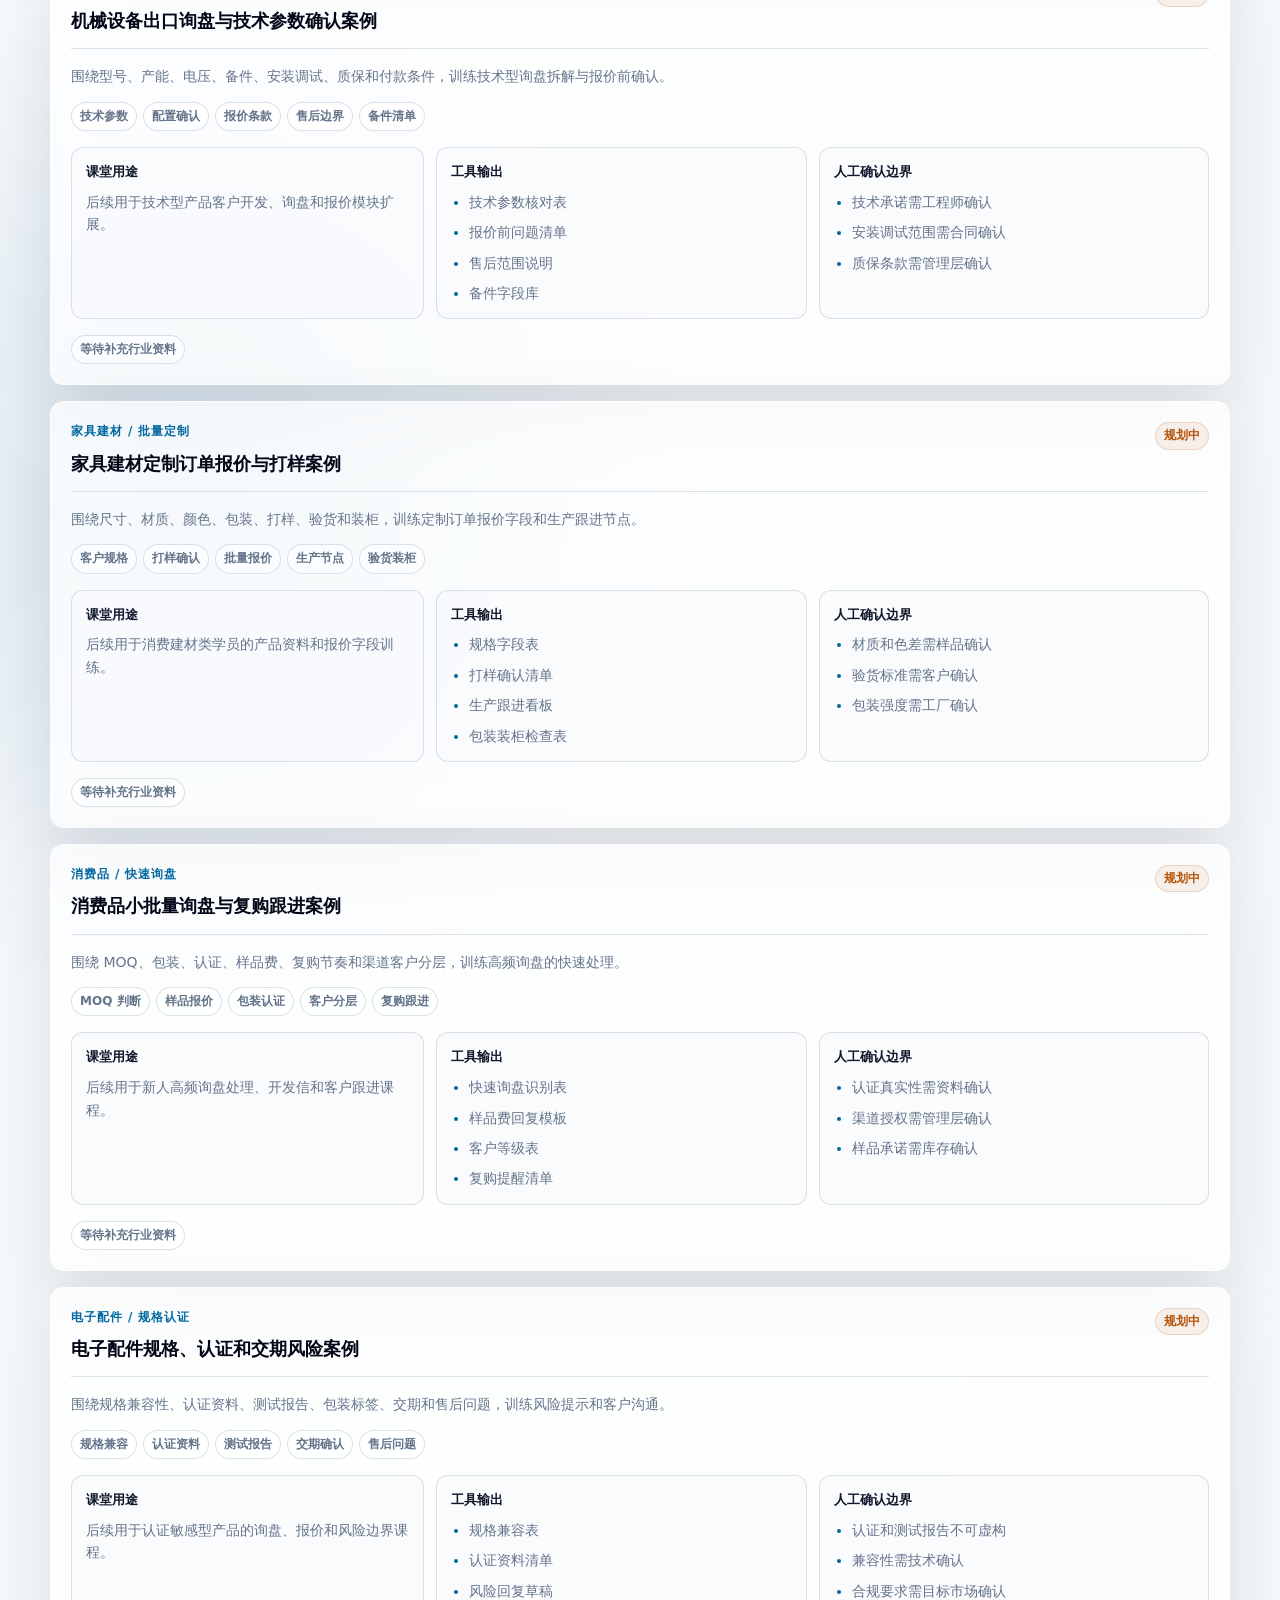
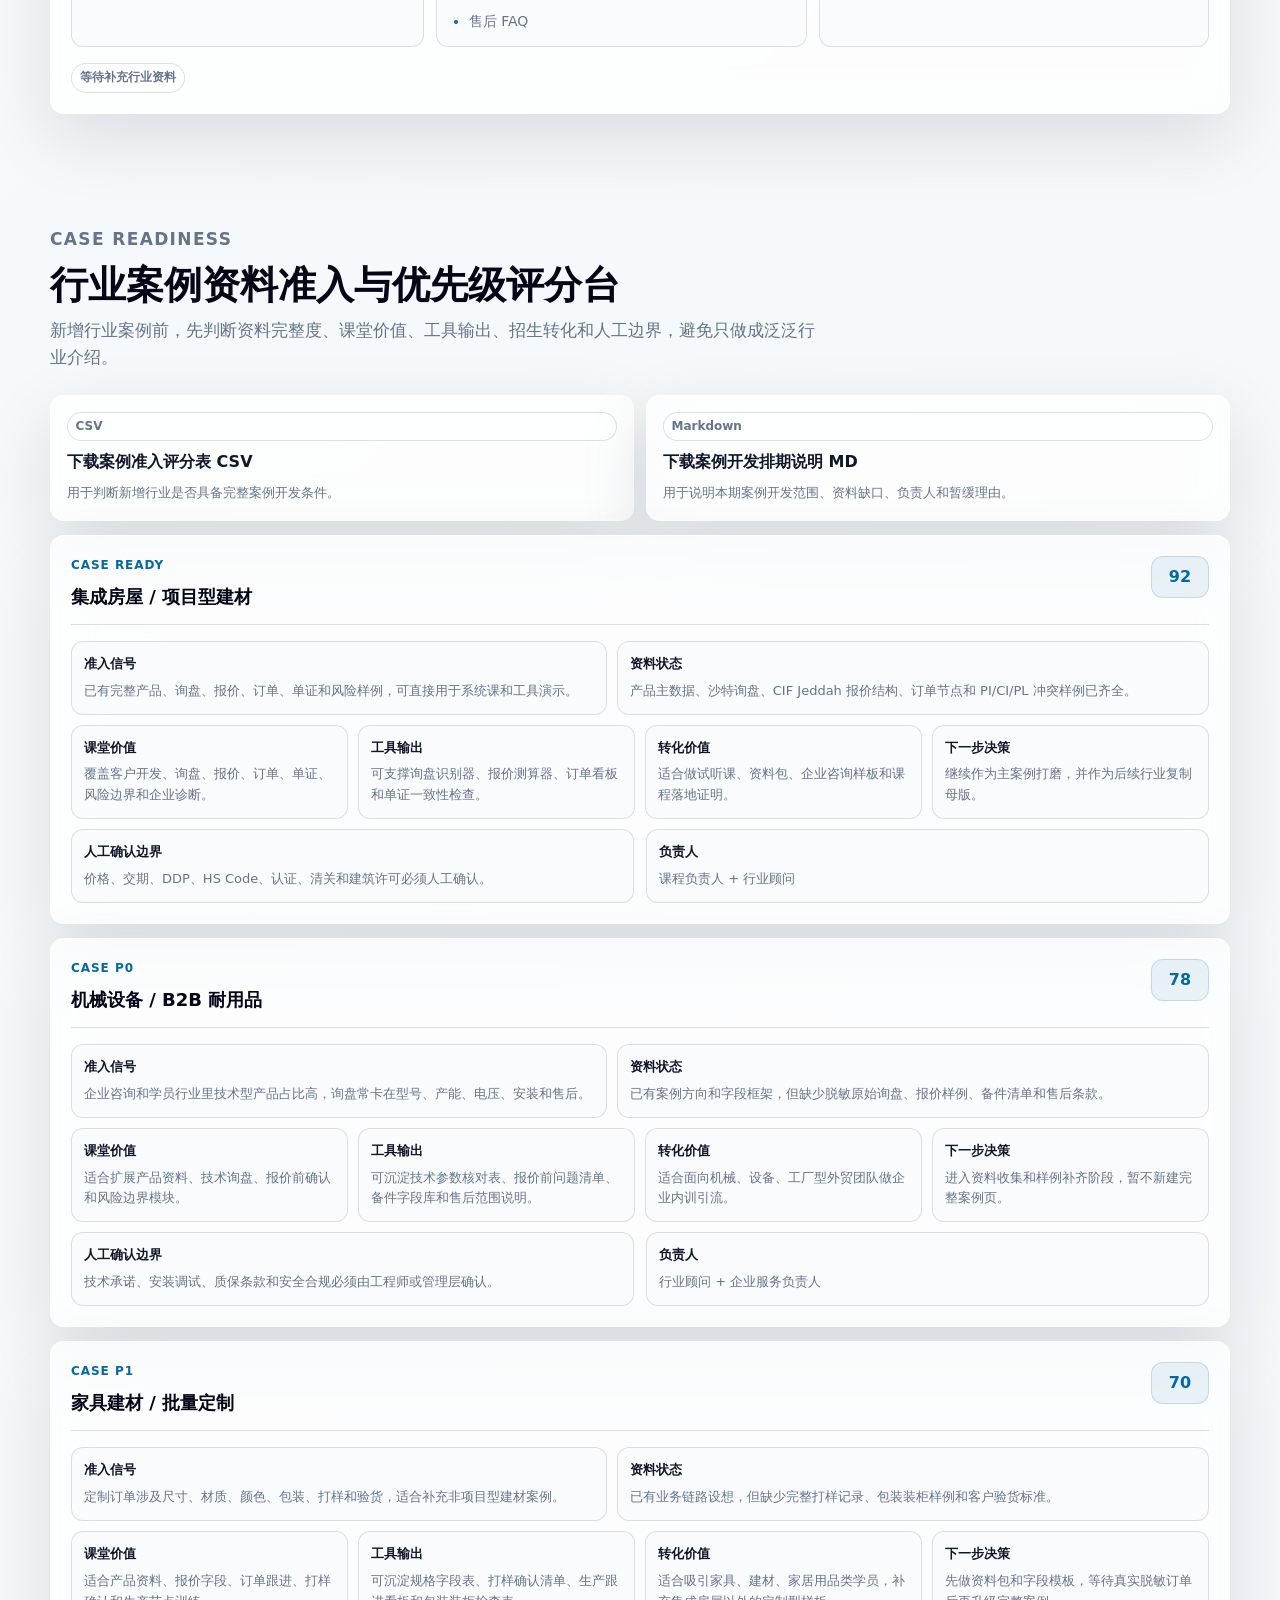
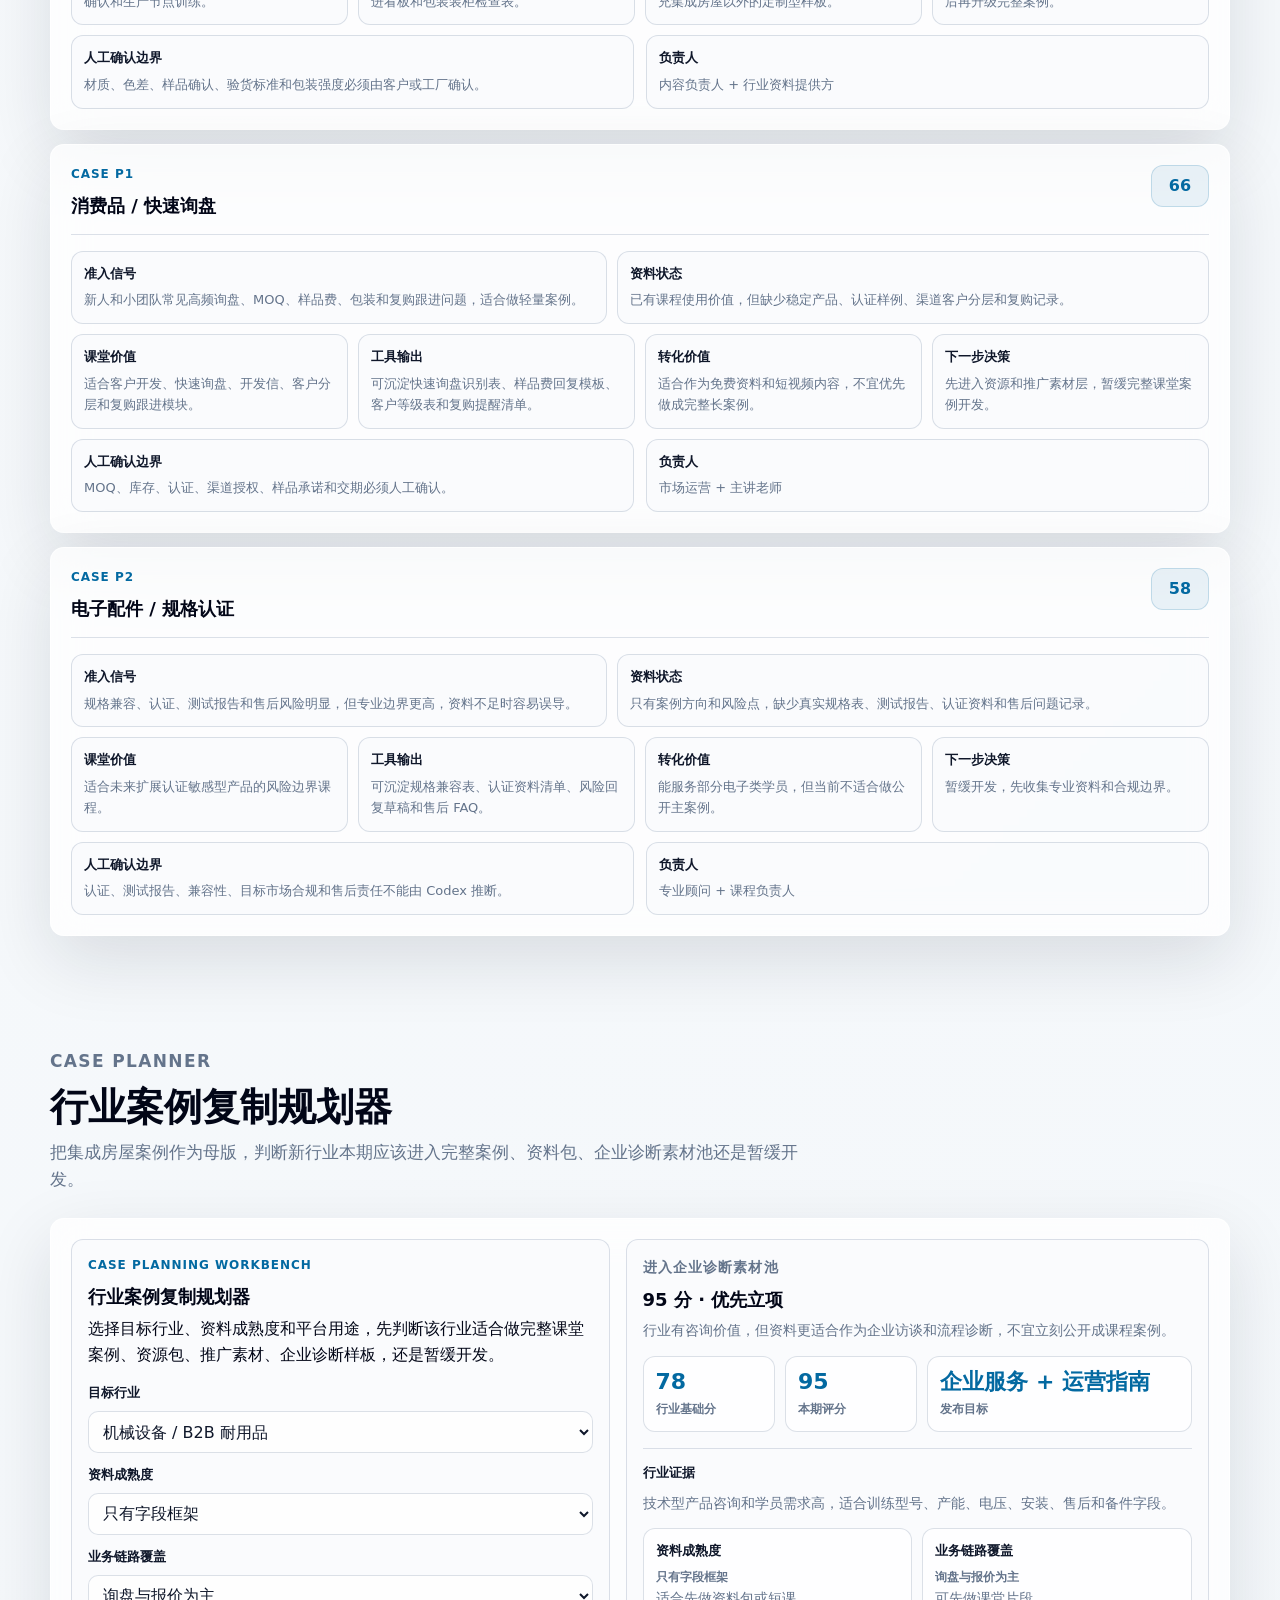
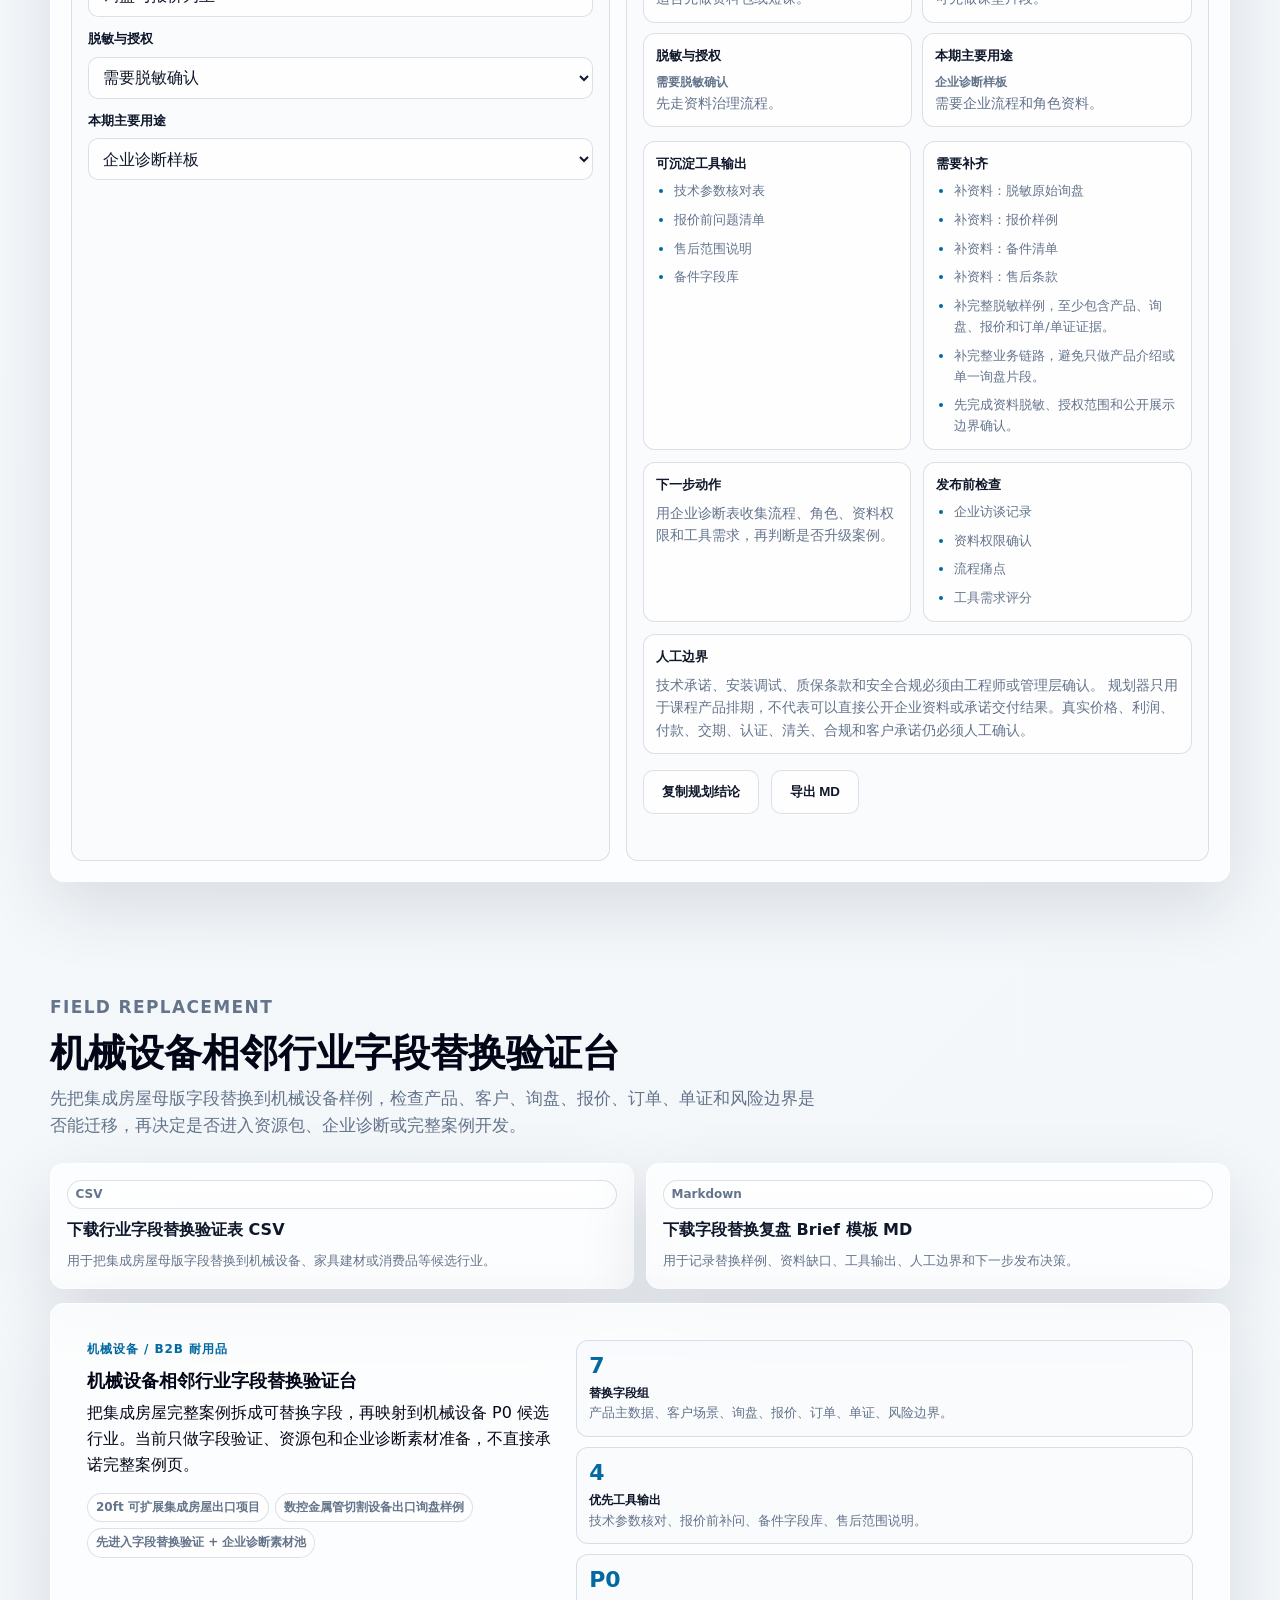
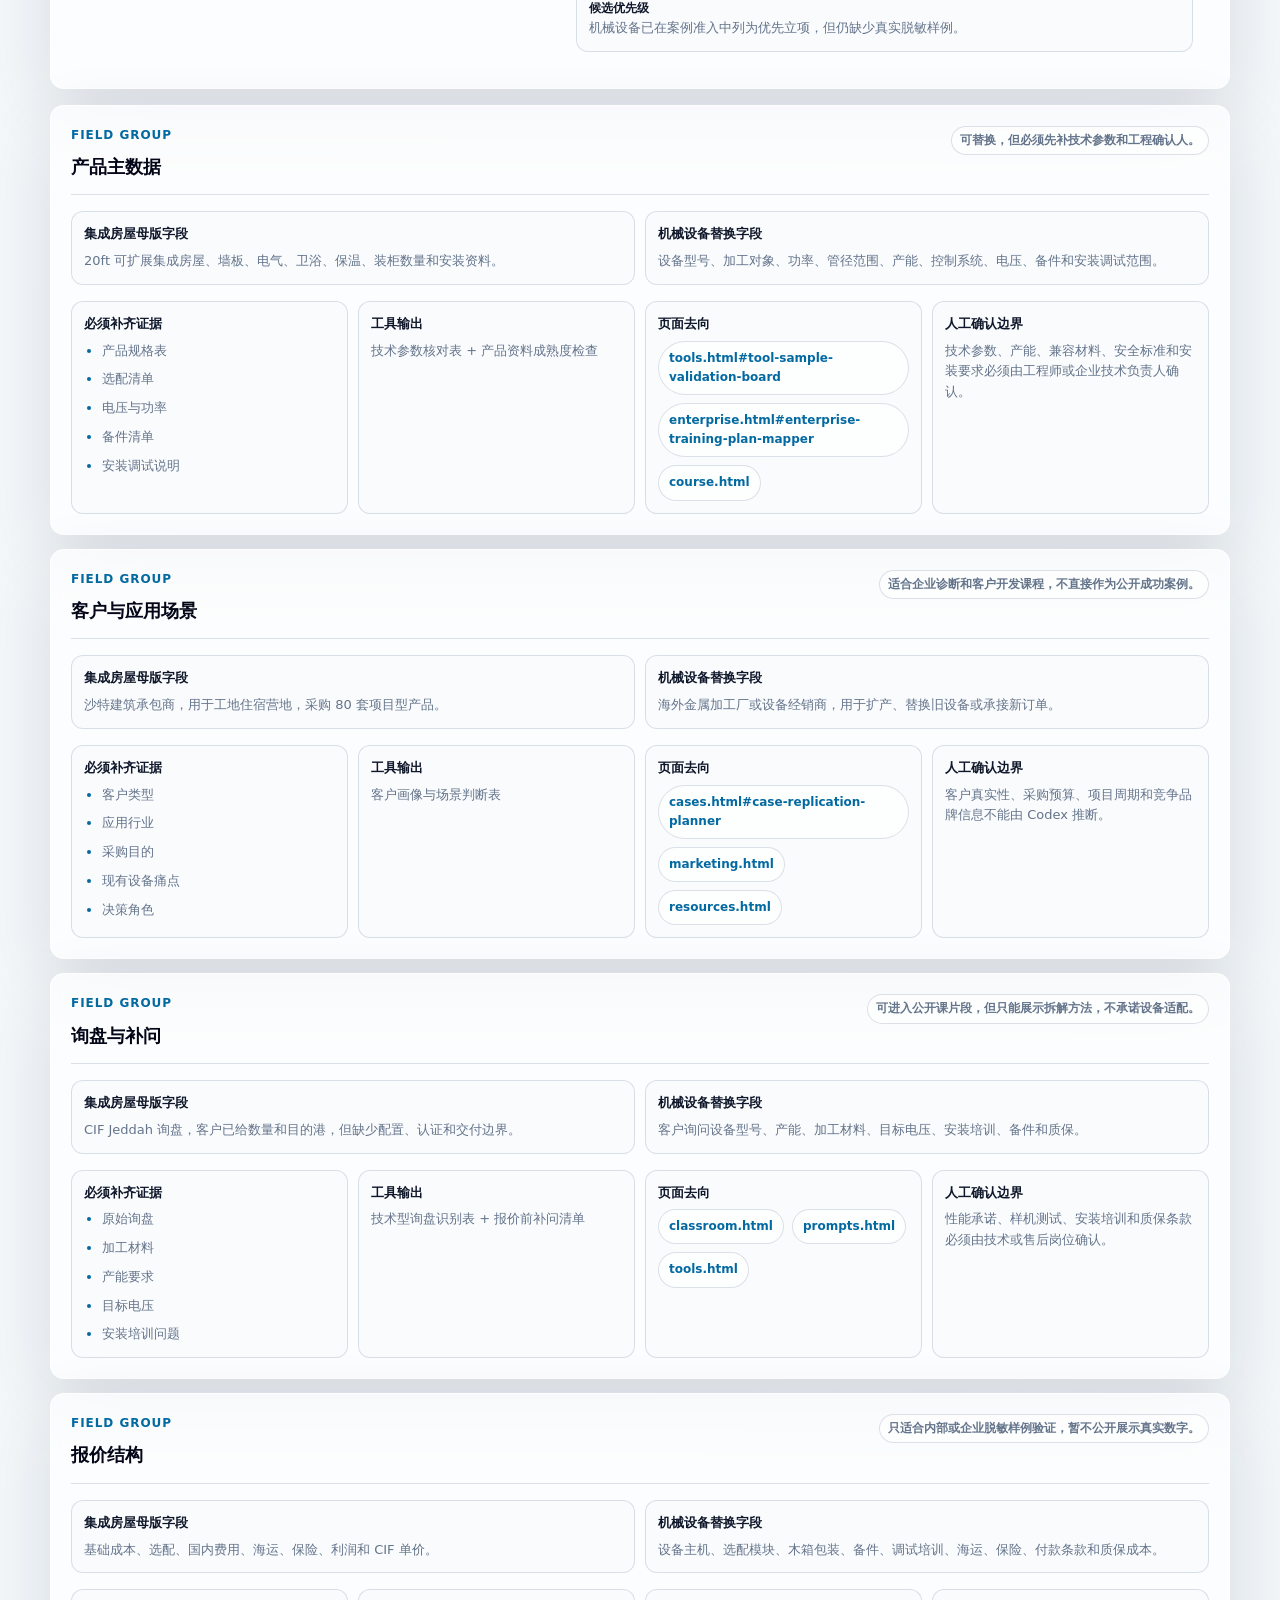
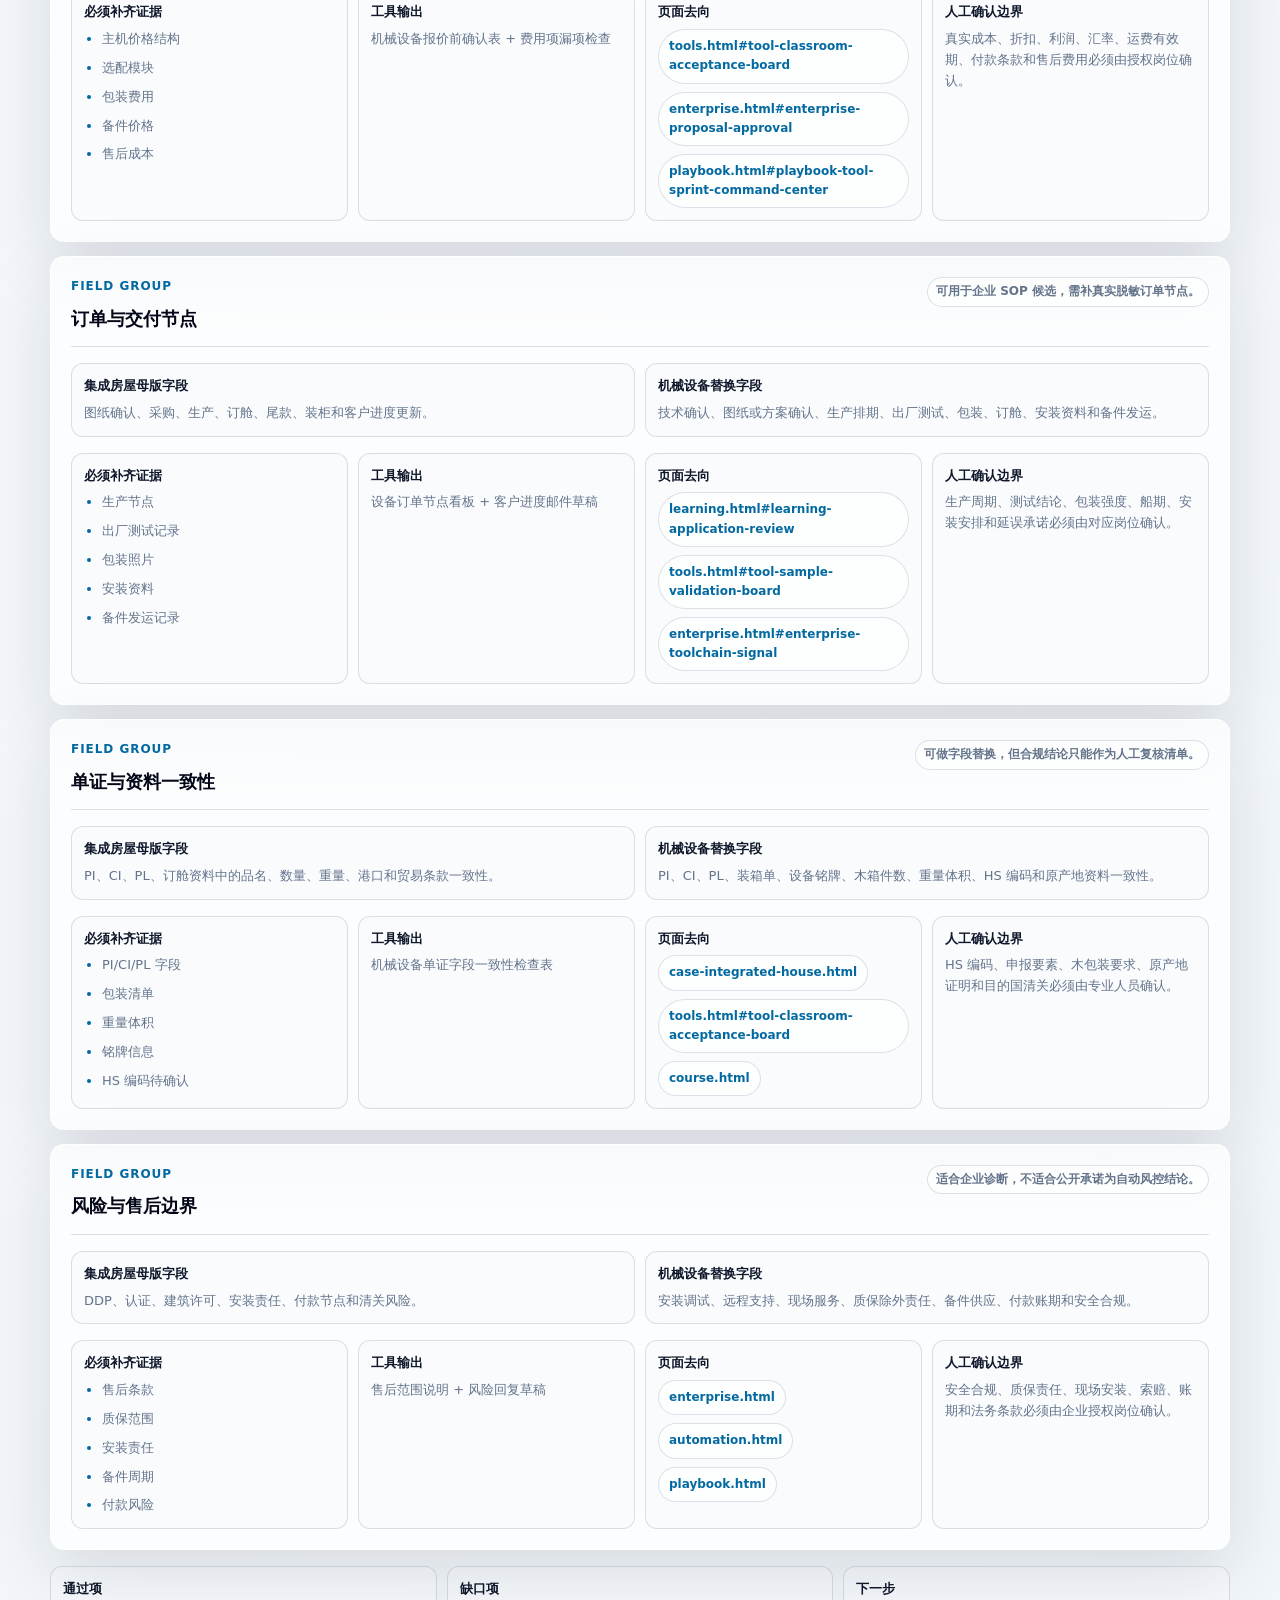
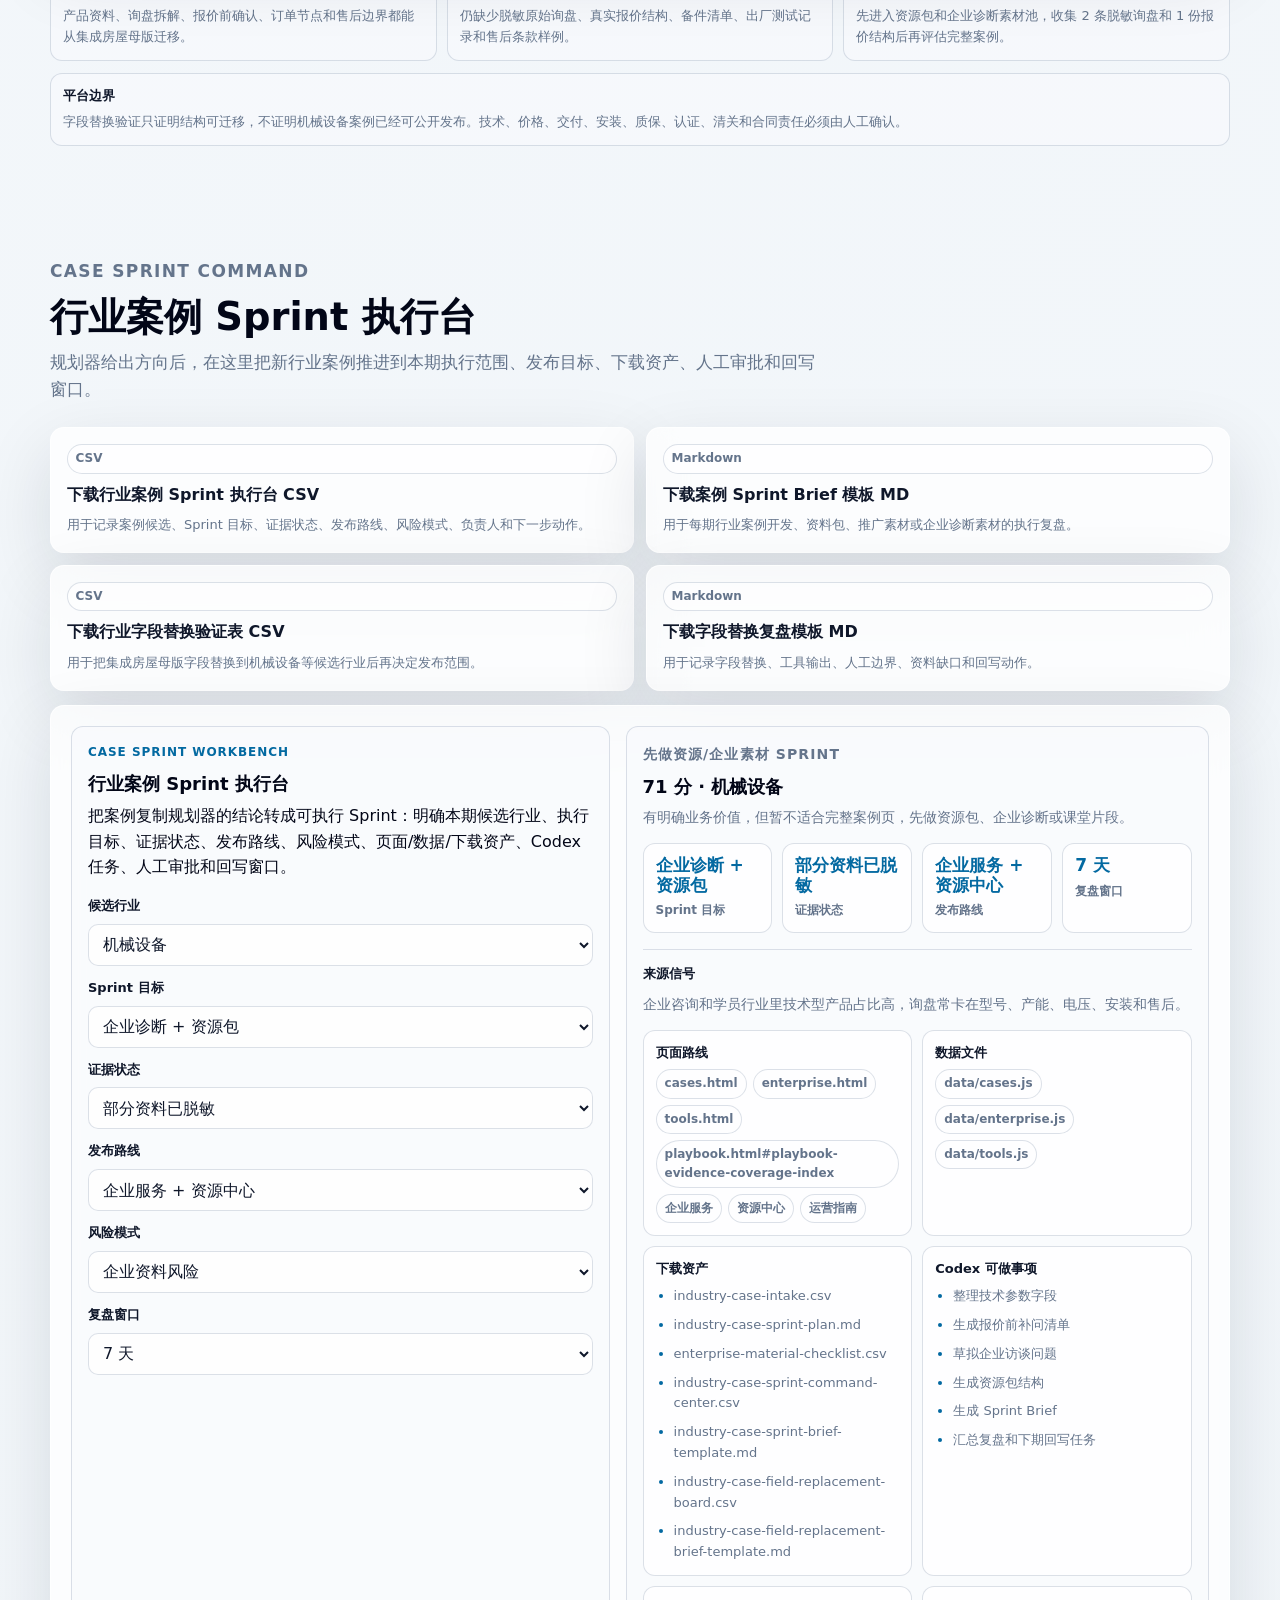
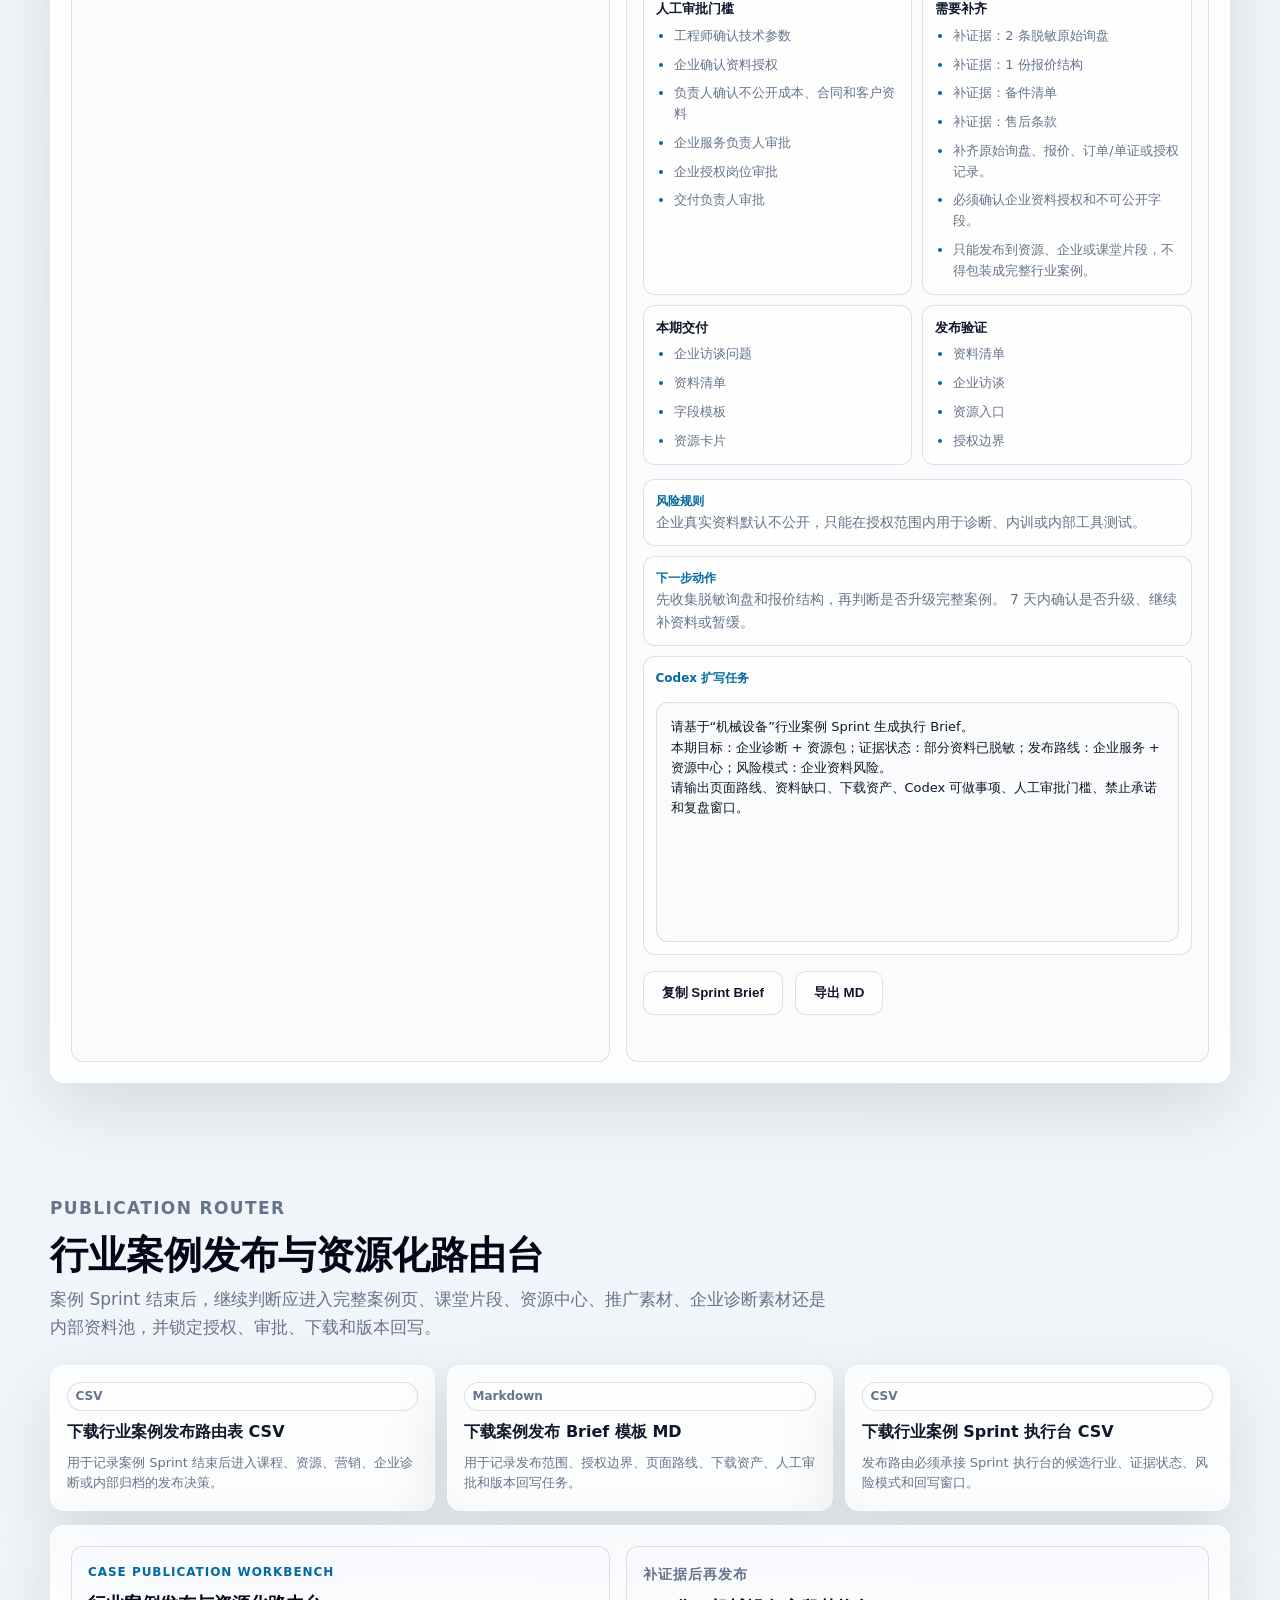
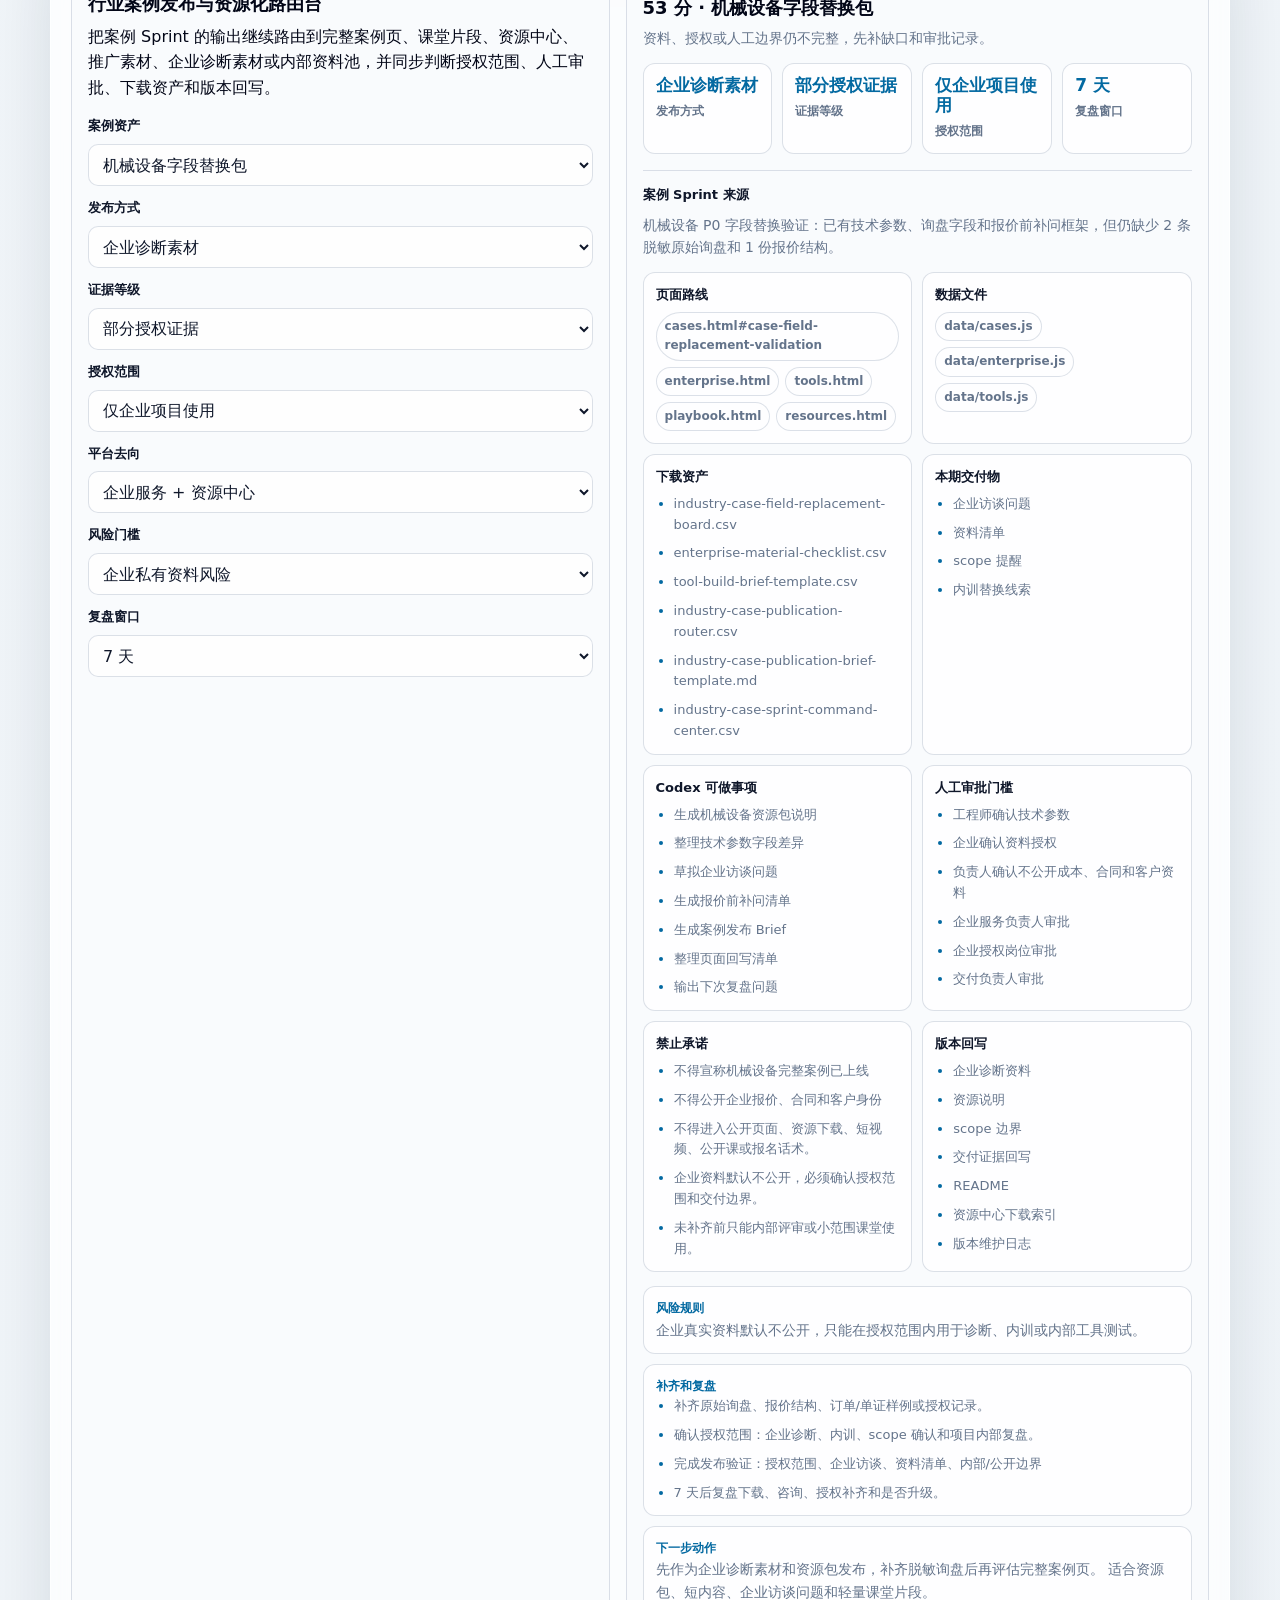
<file: cases.html>
<!doctype html>
<html lang="zh-CN">
  <head>
    <meta charset="utf-8" />
    <meta name="viewport" content="width=device-width, initial-scale=1" />
    <title>案例中心 | 外贸 Codex 训练平台</title>
    <meta name="description" content="外贸 AI/Codex 自动化培训案例中心，沉淀集成房屋出口案例和后续行业案例规划。" />
    <link rel="icon" href="data:," />
    <link rel="stylesheet" href="./assets/styles.css?v=20260607-resource-review1" />
  </head>
  <body data-page="case">
    <header class="site-header">
      <a class="brand" href="./index.html" aria-label="返回首页">
        <span class="brand-mark">FT</span>
        <span><strong>外贸 Codex 训练平台</strong><small>Case Center</small></span>
      </a>
      <nav class="top-nav" data-site-nav aria-label="主导航"></nav>
    </header>

    <main>
      <section class="hero-section compact-hero">
        <div id="page-hero-data" class="hero-copy" data-page="cases"></div>
        <aside class="glass-panel page-aside">
          <h3>案例中心原则</h3>
          <p>案例不是行业文章，而是课程、工具、资源和企业服务共同复用的业务样板。</p>
          <div class="detail-block">
            <strong>首套完整案例</strong>
            <p>集成房屋出口案例已经作为第一套完整演示案例，后续行业按同一结构扩展。</p>
          </div>
        </aside>
      </section>

      <section class="content-section">
        <div class="section-heading">
          <p class="eyebrow">Case Library Status</p>
          <h2>案例中心建设状态</h2>
          <p>案例中心要证明平台不是只讲 AI 工具，而是能把一个行业订单拆成课程、工具和交付物。</p>
        </div>
        <div id="case-center-metrics" class="metric-grid"></div>
      </section>

      <section class="content-section">
        <div class="section-heading">
          <p class="eyebrow">Industry Cases</p>
          <h2>行业案例库</h2>
          <p>集成房屋为已完成样板，其它行业先作为规划卡片沉淀，后续确认资料后逐步补成完整课堂案例。</p>
        </div>
        <div id="case-library" class="case-card-list"></div>
      </section>

      <section class="content-section">
        <div class="section-heading">
          <p class="eyebrow">Case Readiness</p>
          <h2>行业案例资料准入与优先级评分台</h2>
          <p>新增行业案例前，先判断资料完整度、课堂价值、工具输出、招生转化和人工边界，避免只做成泛泛行业介绍。</p>
        </div>
        <div id="case-readiness-board"></div>
      </section>

      <section class="content-section">
        <div class="section-heading">
          <p class="eyebrow">Case Planner</p>
          <h2>行业案例复制规划器</h2>
          <p>把集成房屋案例作为母版，判断新行业本期应该进入完整案例、资料包、企业诊断素材池还是暂缓开发。</p>
        </div>
        <div id="case-replication-planner"></div>
      </section>

      <section id="case-field-replacement-validation" class="content-section">
        <div class="section-heading">
          <p class="eyebrow">Field Replacement</p>
          <h2>机械设备相邻行业字段替换验证台</h2>
          <p>先把集成房屋母版字段替换到机械设备样例，检查产品、客户、询盘、报价、订单、单证和风险边界是否能迁移，再决定是否进入资源包、企业诊断或完整案例开发。</p>
        </div>
        <div id="case-field-replacement-content"></div>
      </section>

      <section id="case-sprint-command" class="content-section">
        <div class="section-heading">
          <p class="eyebrow">Case Sprint Command</p>
          <h2>行业案例 Sprint 执行台</h2>
          <p>规划器给出方向后，在这里把新行业案例推进到本期执行范围、发布目标、下载资产、人工审批和回写窗口。</p>
        </div>
        <div id="case-sprint-command-center"></div>
      </section>

      <section id="case-publication-router" class="content-section">
        <div class="section-heading">
          <p class="eyebrow">Publication Router</p>
          <h2>行业案例发布与资源化路由台</h2>
          <p>案例 Sprint 结束后，继续判断应进入完整案例页、课堂片段、资源中心、推广素材、企业诊断素材还是内部资料池，并锁定授权、审批、下载和版本回写。</p>
        </div>
        <div id="case-publication-router-content"></div>
      </section>

      <section class="content-section">
        <div class="section-heading">
          <p class="eyebrow">Case Standards</p>
          <h2>新增案例必须满足的标准</h2>
          <p>每个新行业案例都要能直接进入课程和工具体系，不能只停留在故事层面。</p>
        </div>
        <div id="case-build-standards" class="card-grid wide-grid"></div>
      </section>

      <section class="content-section">
        <div class="section-heading">
          <p class="eyebrow">Replication Kit</p>
          <h2>行业案例复制包</h2>
          <p>用集成房屋案例作为母版，后续新增行业时按同一套资料清单、课程映射、工具输出和风险边界执行。</p>
        </div>
        <div id="case-replication-kit"></div>
      </section>

      <section class="content-section">
        <div class="section-heading">
          <p class="eyebrow">Platform Links</p>
          <h2>案例如何联动整个平台</h2>
          <p>案例中心的价值在于把同一套业务资料复用到招生转化、课堂演示、工具开发和企业服务中。</p>
        </div>
        <div id="case-platform-links" class="card-grid wide-grid"></div>
      </section>

      <section class="content-section">
        <div class="section-heading">
          <p class="eyebrow">Expansion Roadmap</p>
          <h2>行业案例扩展路线</h2>
          <p>先把一个完整案例跑通，再按统一字段和风险边界复制到更多行业。</p>
        </div>
        <div id="case-expansion-roadmap" class="timeline-grid"></div>
      </section>

      <section class="content-section final-cta">
        <div class="glass-panel">
          <p class="eyebrow">Current Main Case</p>
          <h2>先用集成房屋案例完成整套课堂演示</h2>
          <p>当前最完整的课堂主线是 20ft 可扩展集成房屋出口项目，适合直接用于课程展示和工具讲解。</p>
          <div class="hero-actions">
            <a class="button primary" href="./case-integrated-house.html">进入集成房屋案例</a>
            <a class="button secondary" href="./tools.html">查看关联工具</a>
          </div>
        </div>
      </section>
    </main>

    <script src="./data/site.js?v=20260607-resource-review1"></script>
    <script src="./data/cases.js?v=20260607-resource-review1"></script>
    <script src="./assets/app.js?v=20260607-resource-review1"></script>
  </body>
</html>
</file>
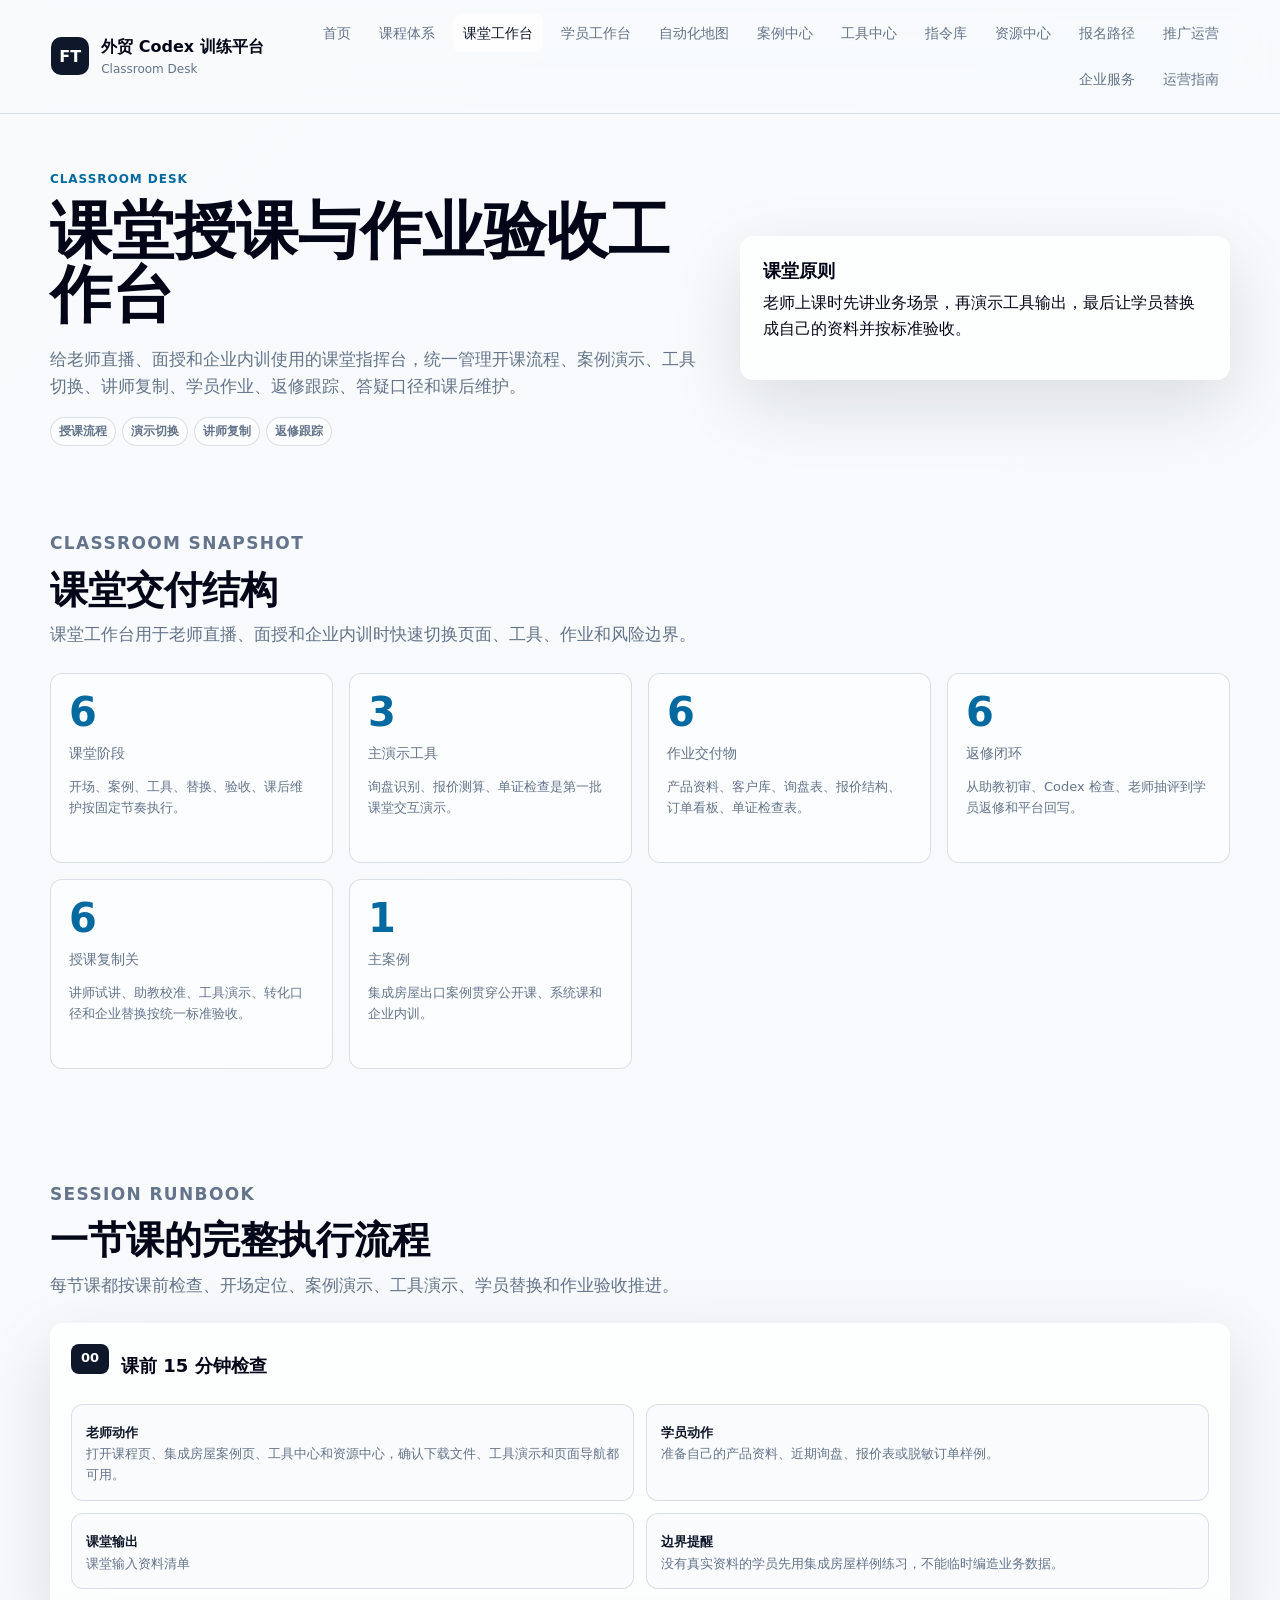
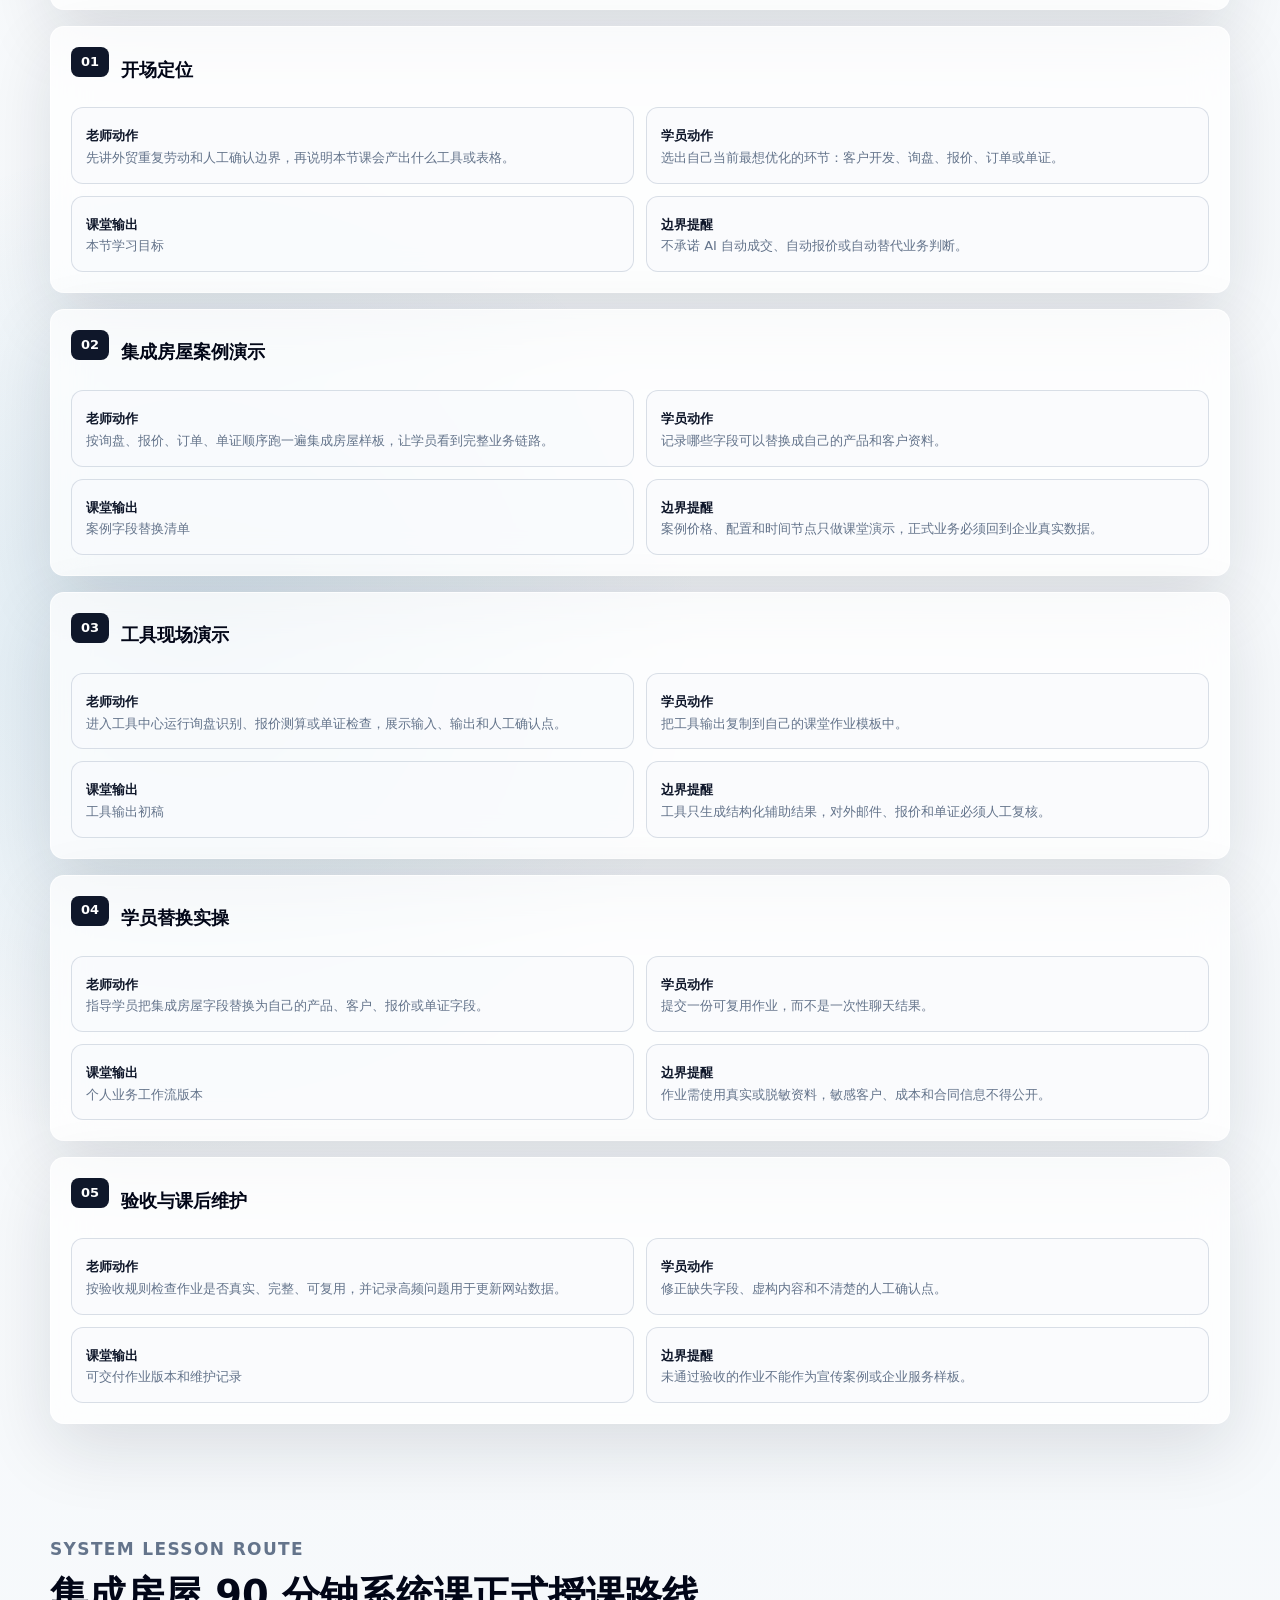
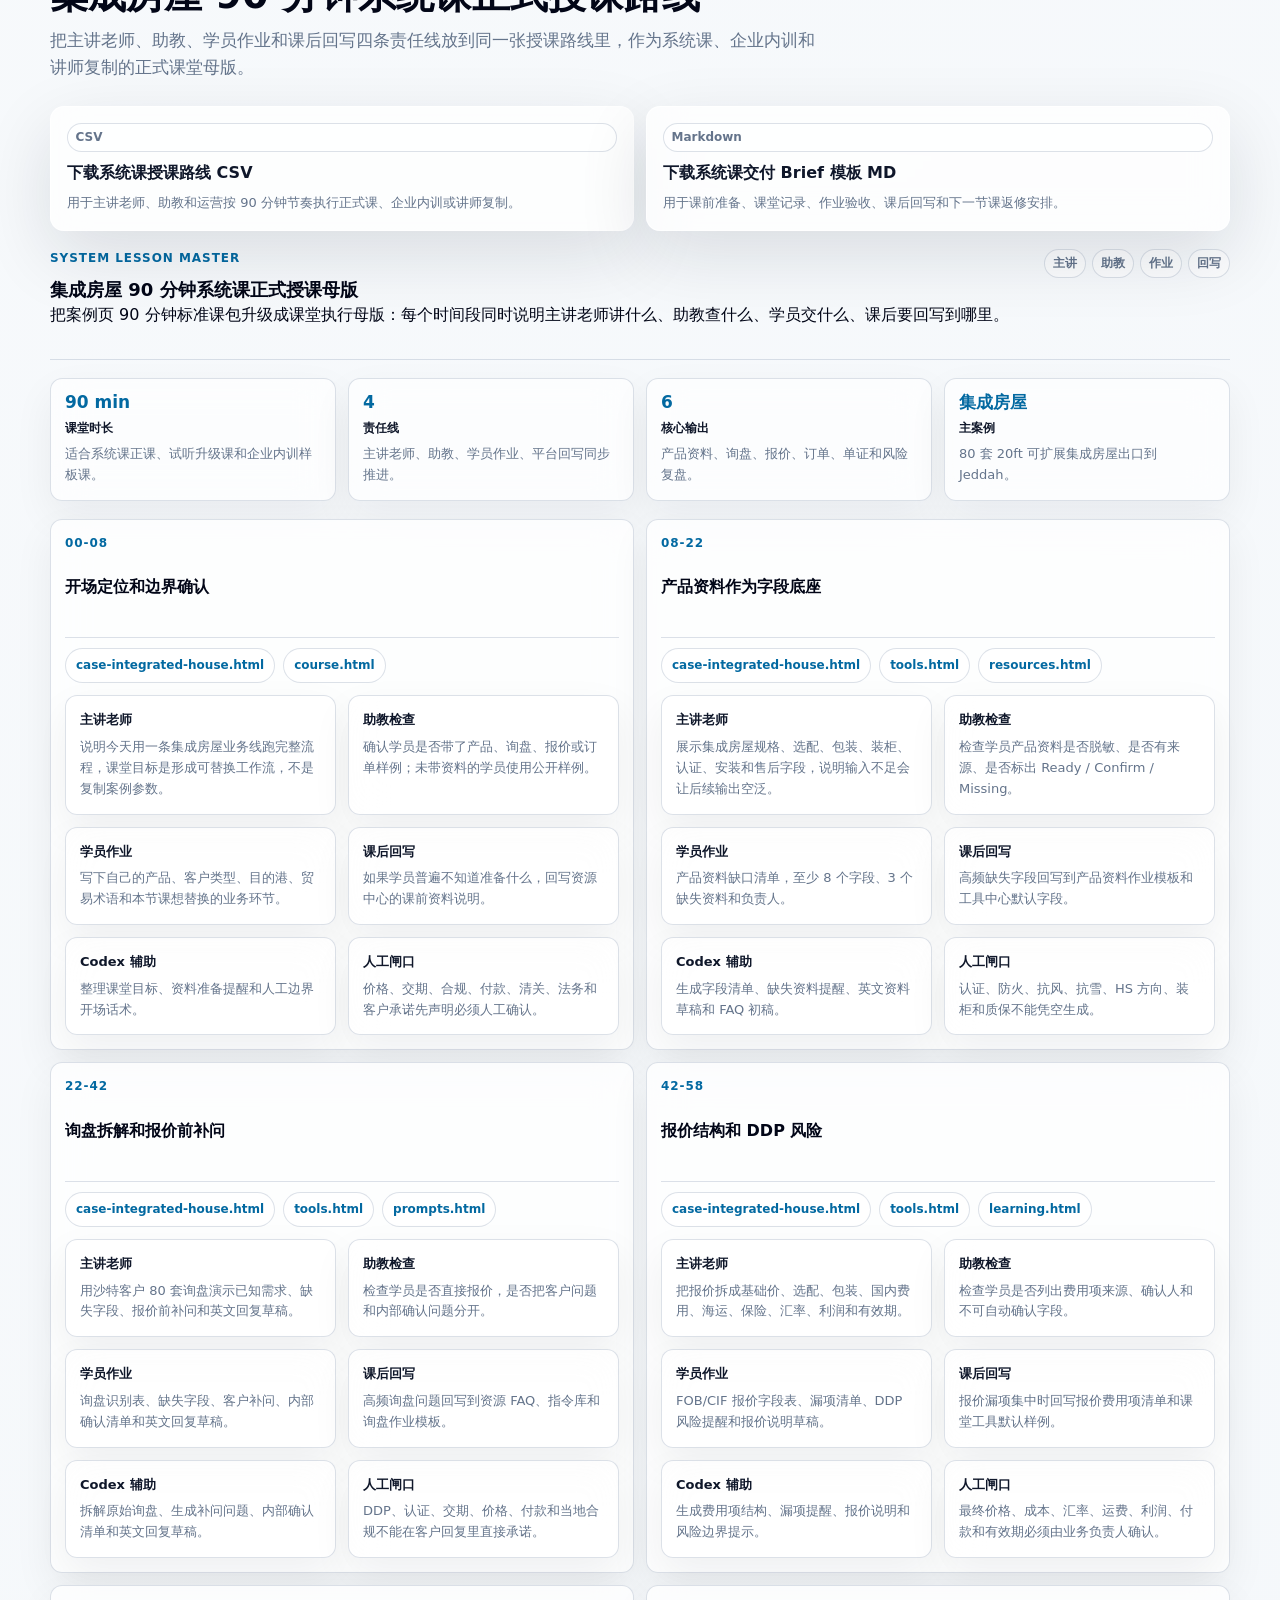
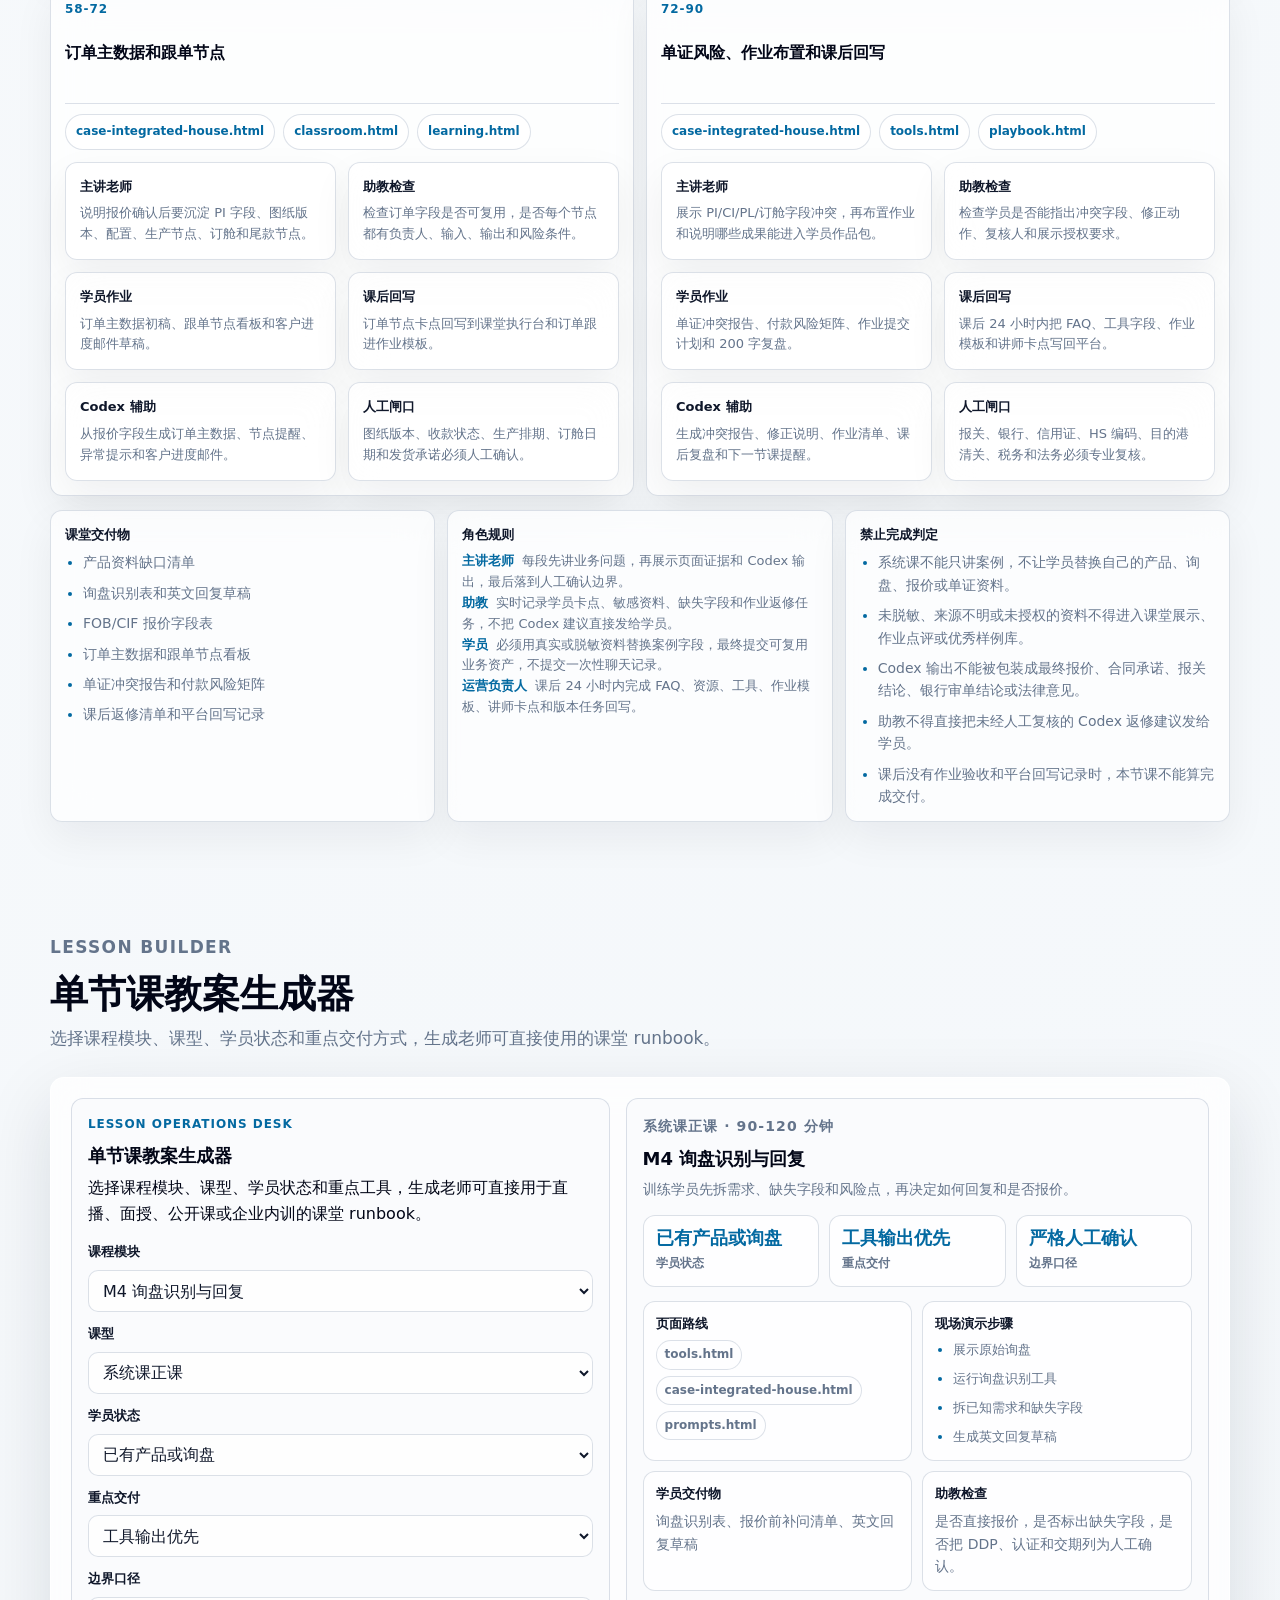
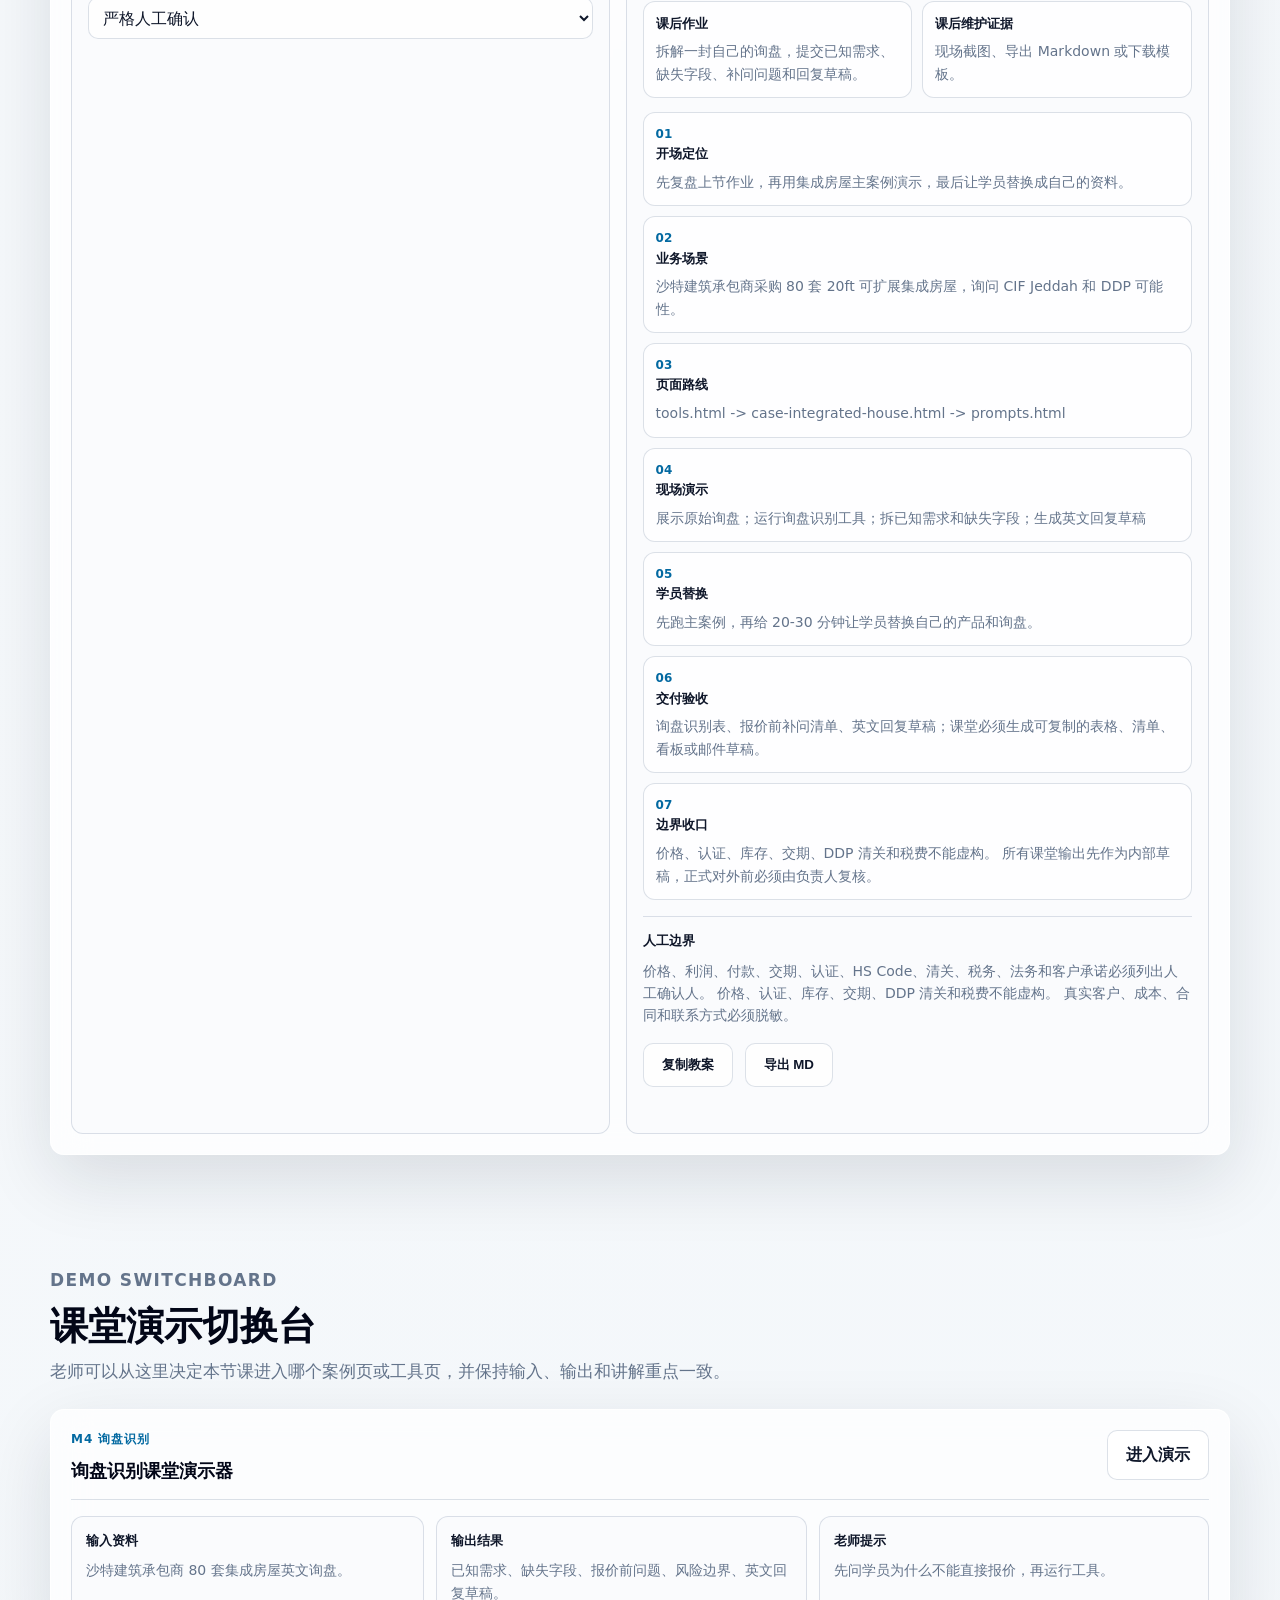
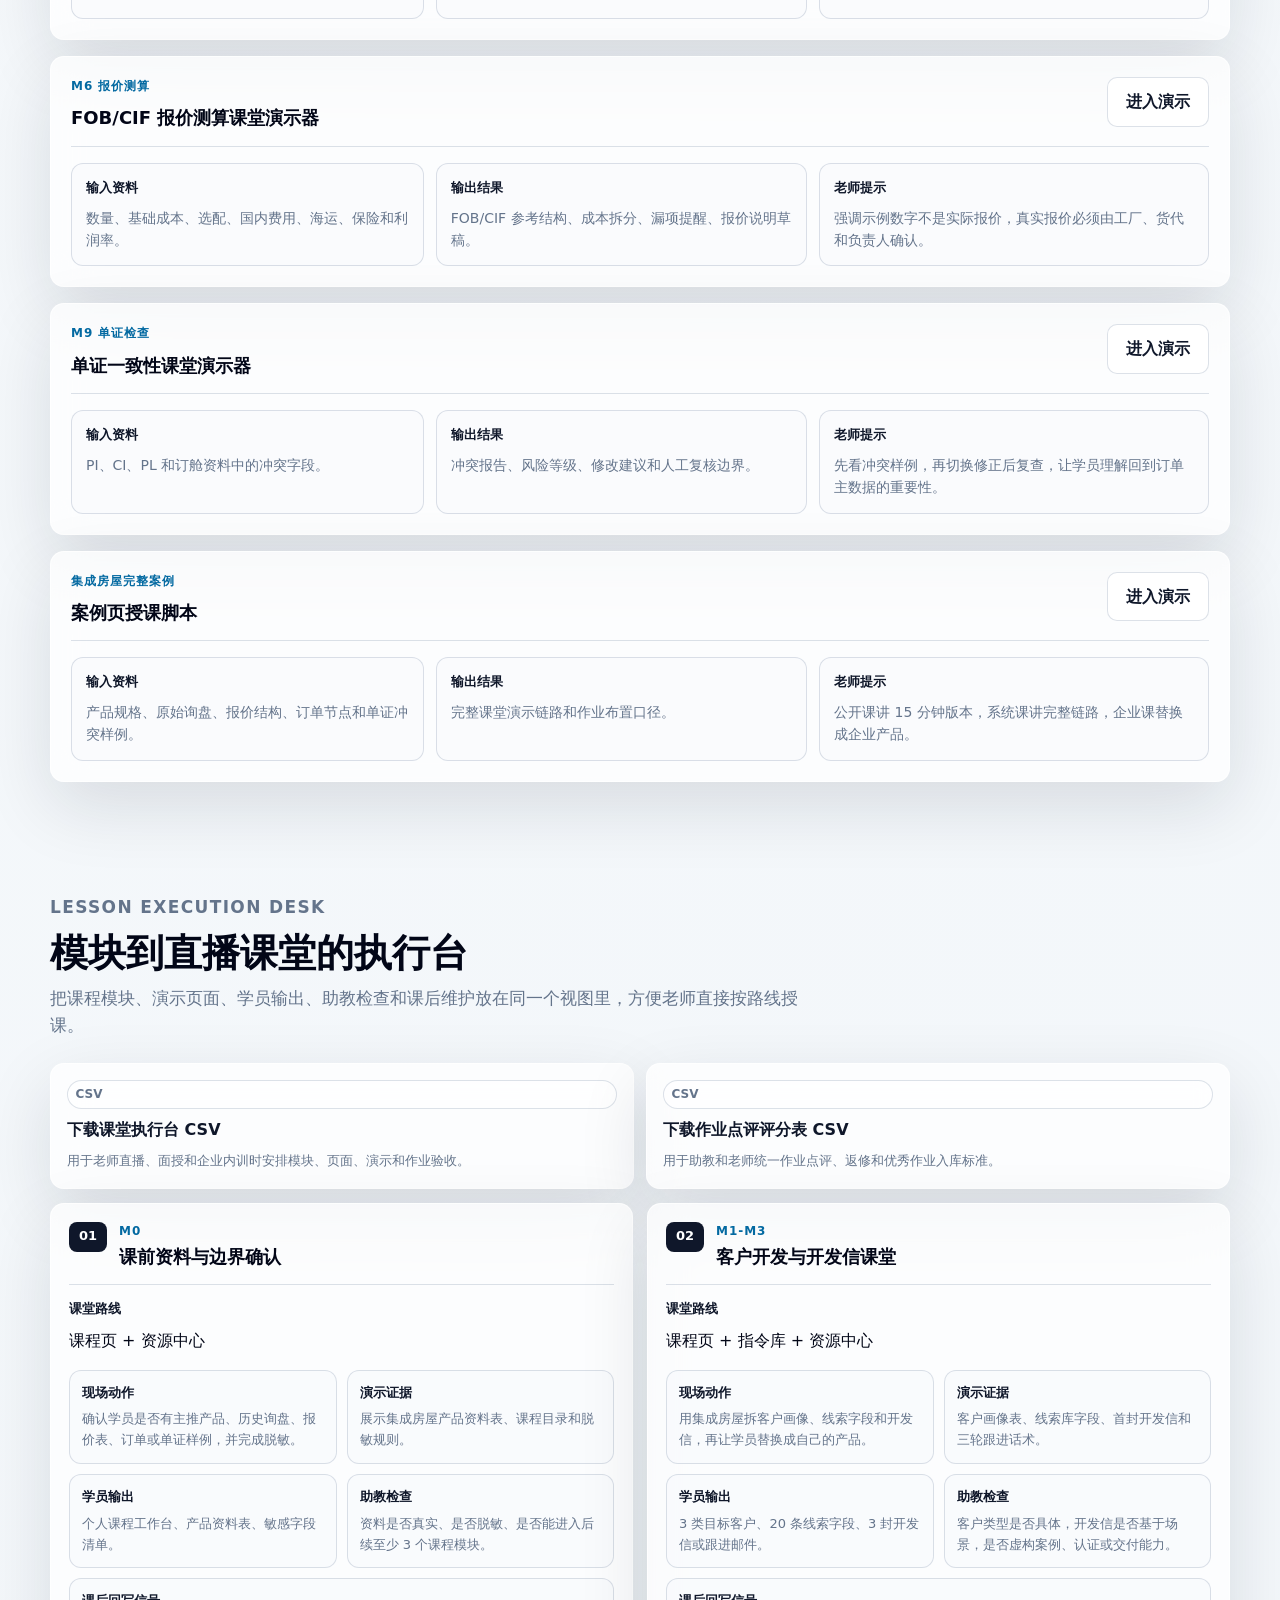
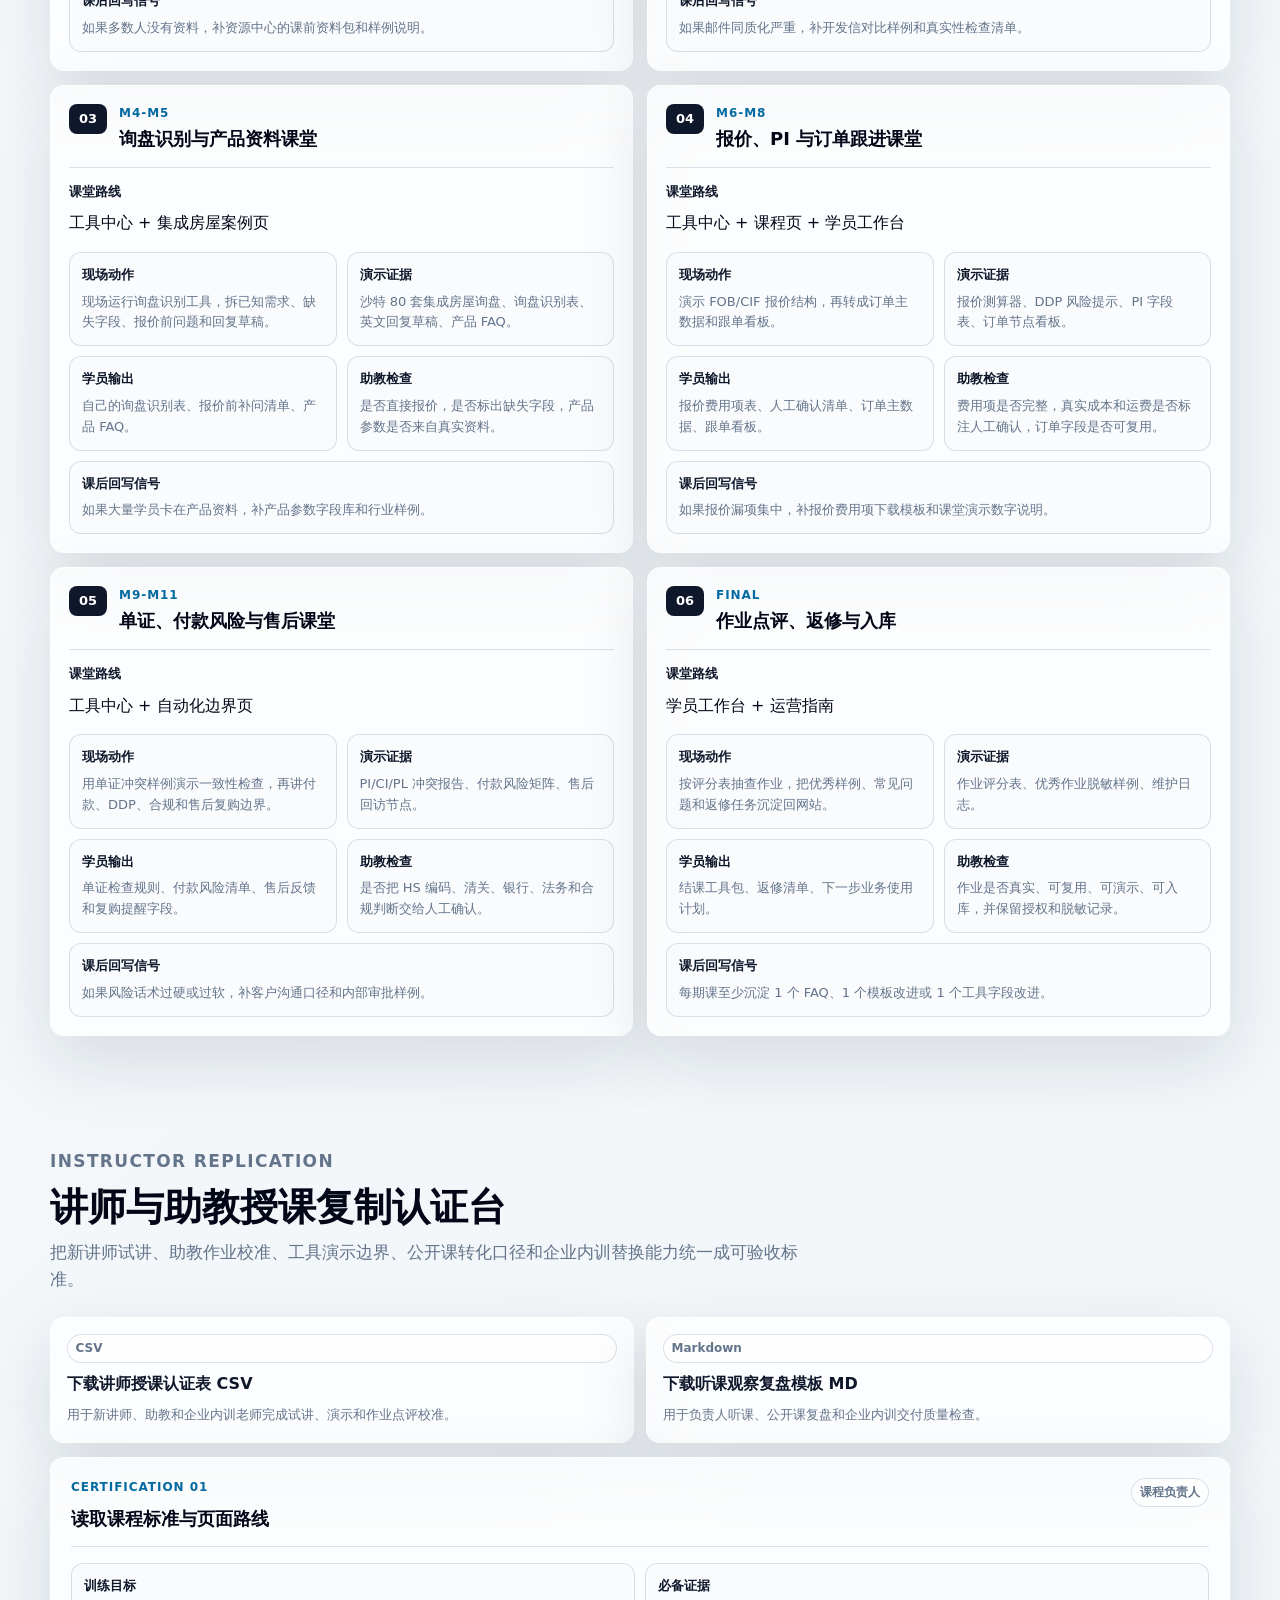
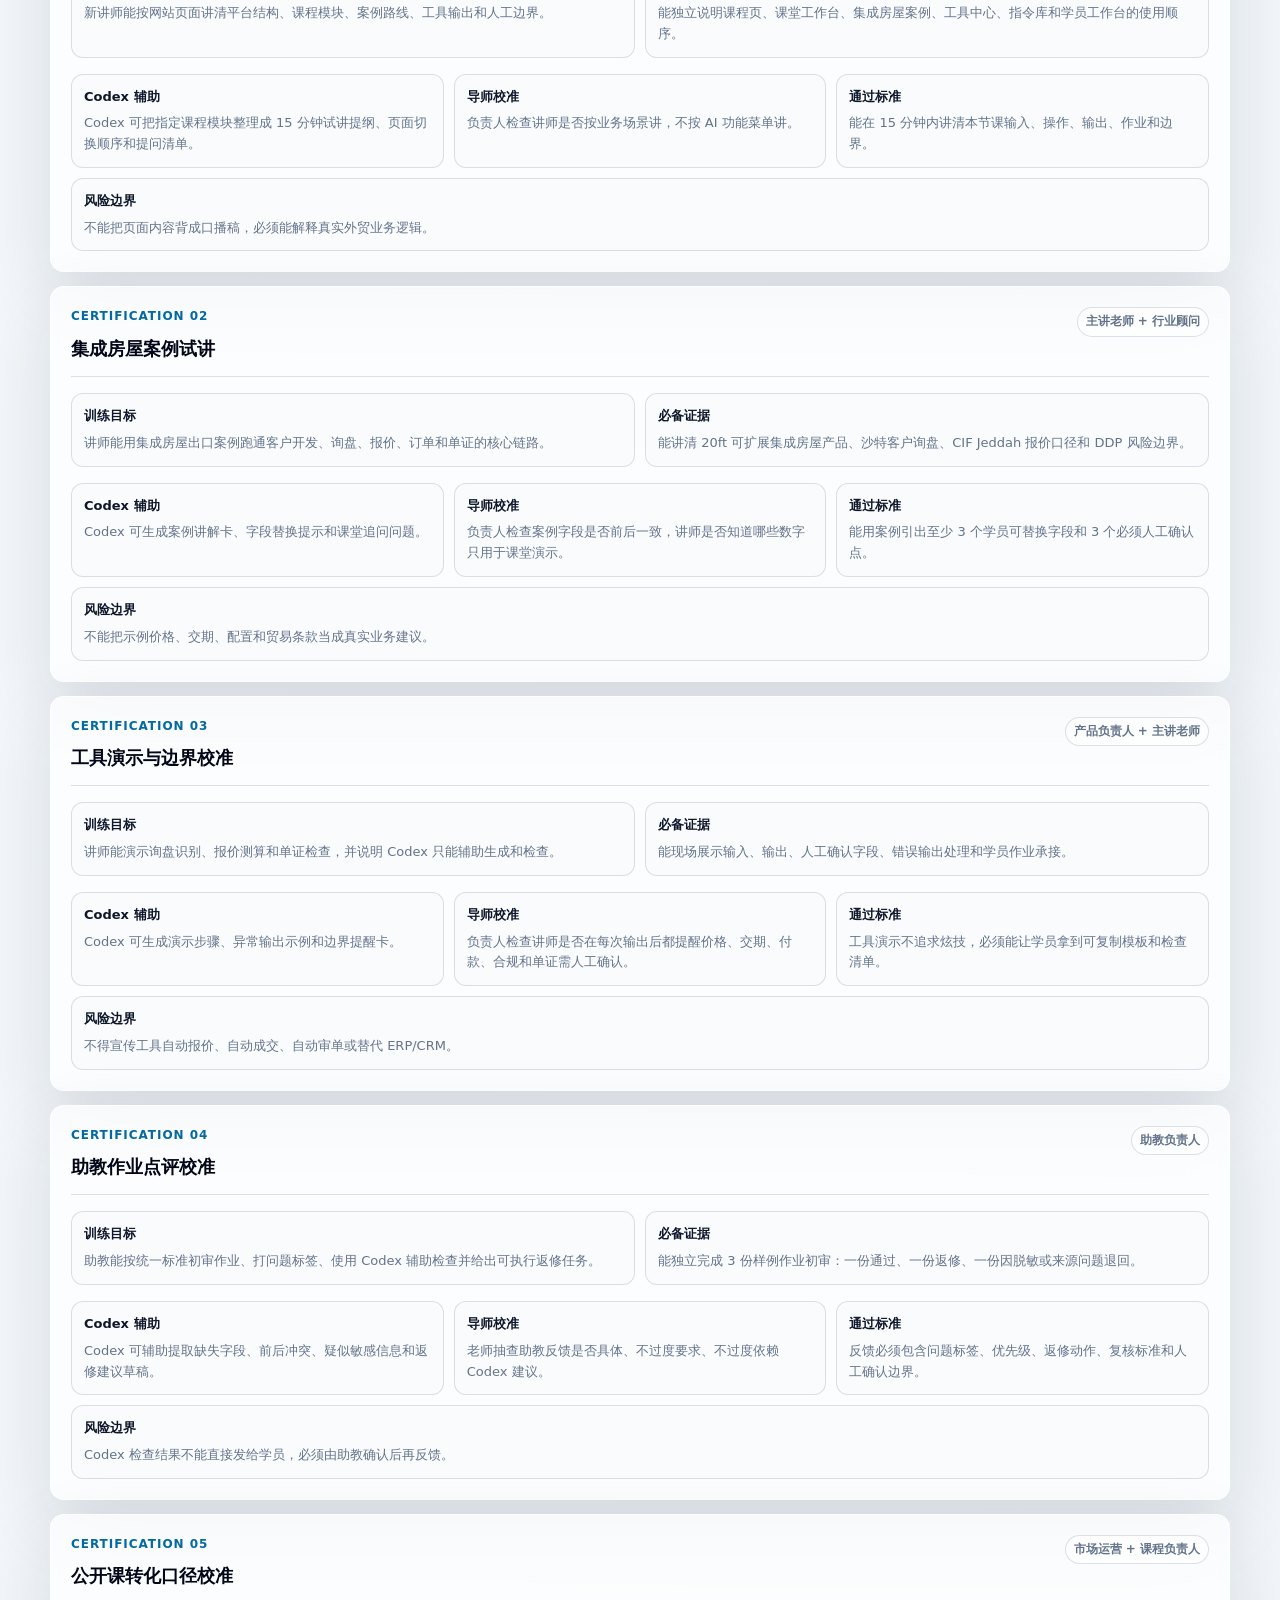
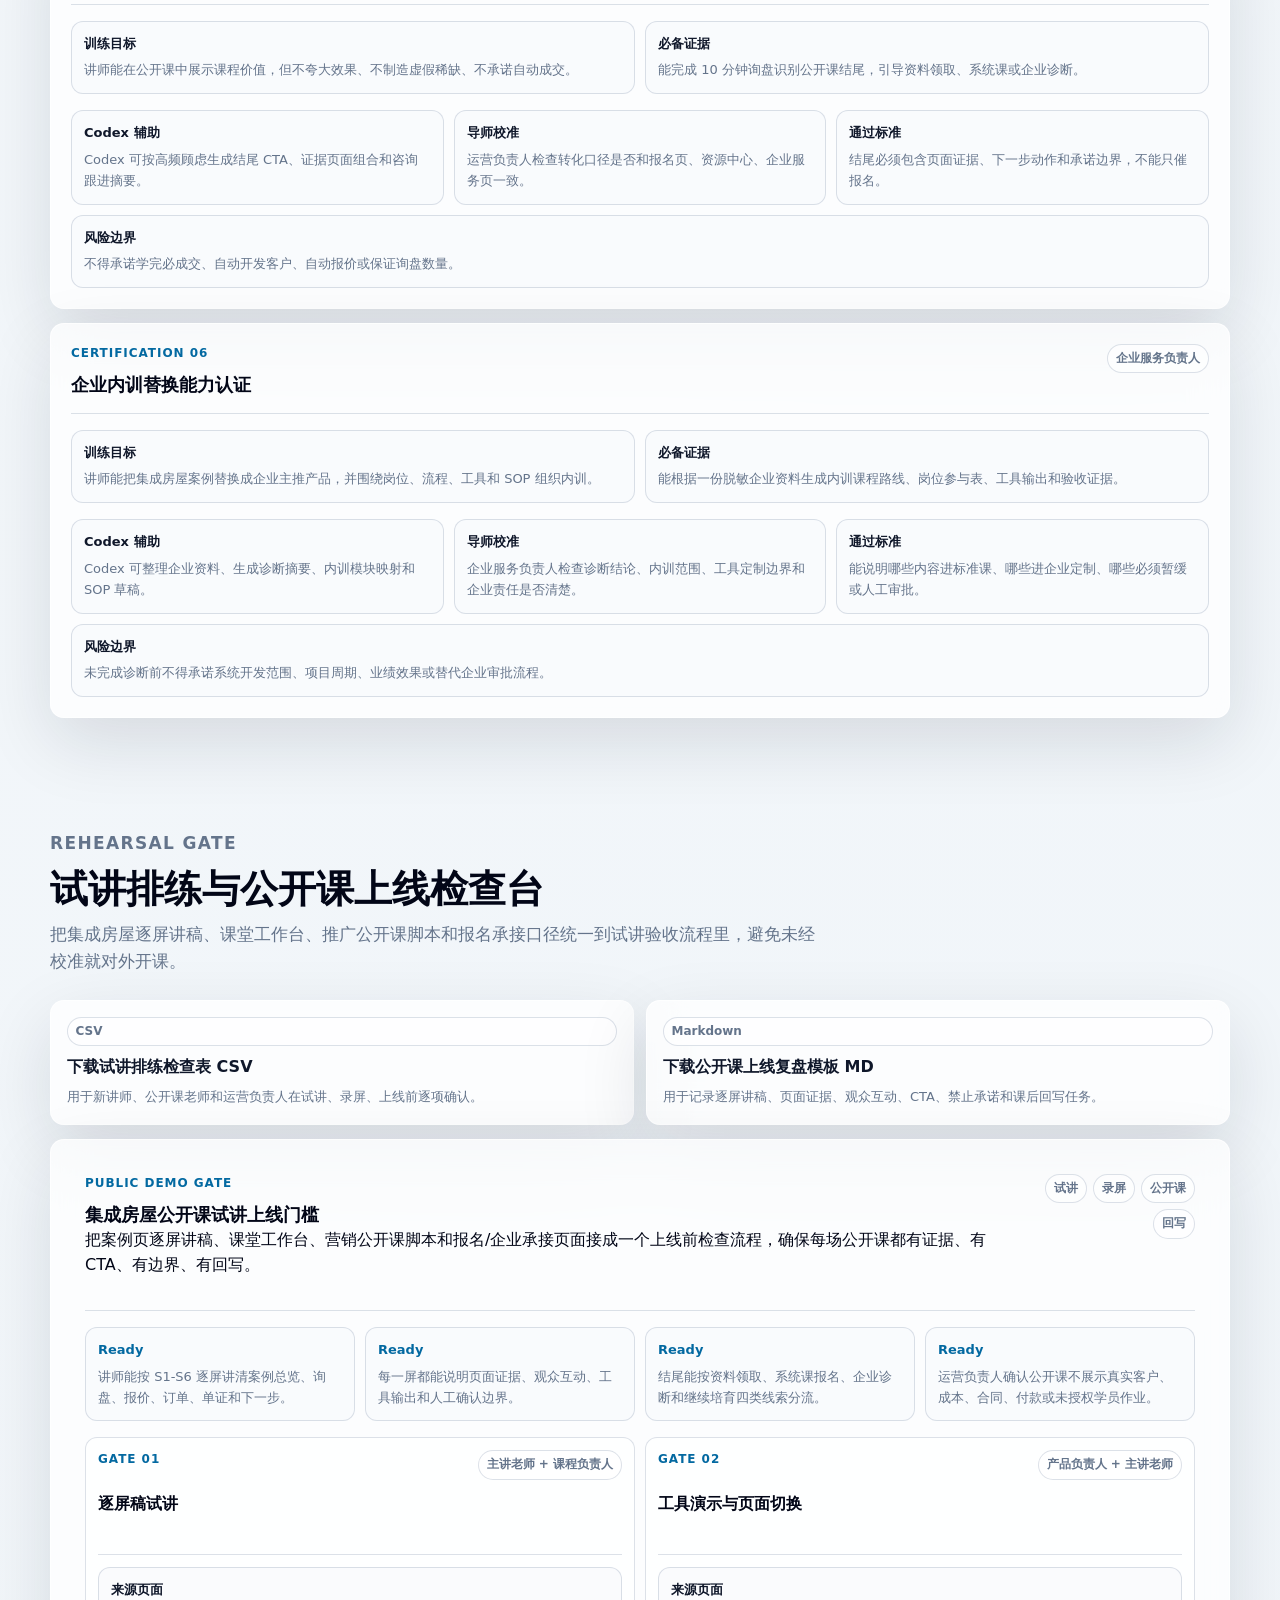
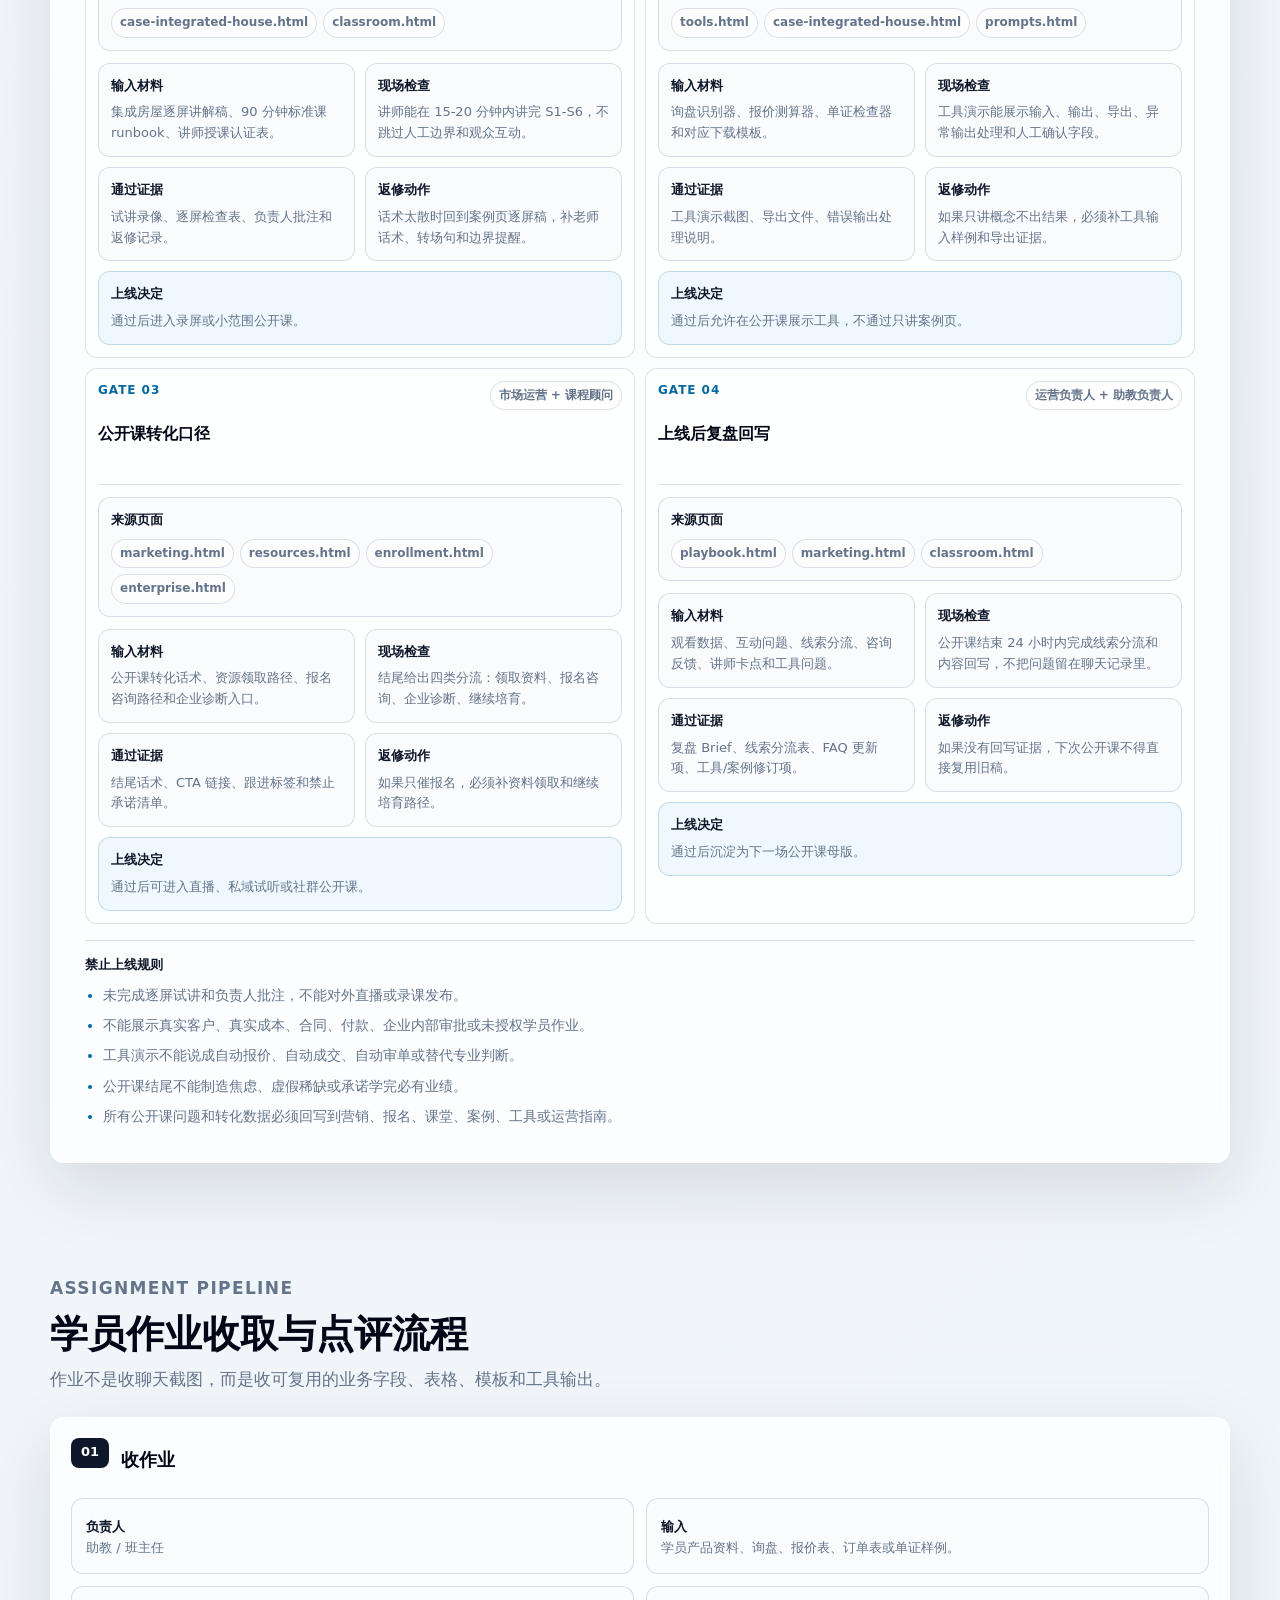
<file: classroom.html>
<!doctype html>
<html lang="zh-CN">
  <head>
    <meta charset="utf-8" />
    <meta name="viewport" content="width=device-width, initial-scale=1" />
    <title>课堂工作台 | 外贸 Codex 训练平台</title>
    <meta name="description" content="外贸 Codex 自动化培训课程的课堂授课、演示切换、作业验收和课后维护工作台。" />
    <link rel="icon" href="data:," />
    <link rel="stylesheet" href="./assets/styles.css?v=20260607-resource-review1" />
  </head>
  <body data-page="classroom">
    <header class="site-header">
      <a class="brand" href="./index.html" aria-label="返回首页">
        <span class="brand-mark">FT</span>
        <span><strong>外贸 Codex 训练平台</strong><small>Classroom Desk</small></span>
      </a>
      <nav class="top-nav" data-site-nav aria-label="主导航"></nav>
    </header>

    <main>
      <section class="hero-section compact-hero">
        <div id="page-hero-data" class="hero-copy" data-page="classroom"></div>
        <aside class="glass-panel page-aside">
          <h3>课堂原则</h3>
          <p>老师上课时先讲业务场景，再演示工具输出，最后让学员替换成自己的资料并按标准验收。</p>
        </aside>
      </section>

      <section class="content-section">
        <div class="section-heading">
          <p class="eyebrow">Classroom Snapshot</p>
          <h2>课堂交付结构</h2>
          <p>课堂工作台用于老师直播、面授和企业内训时快速切换页面、工具、作业和风险边界。</p>
        </div>
        <div id="classroom-metrics" class="metric-grid"></div>
      </section>

      <section class="content-section">
        <div class="section-heading">
          <p class="eyebrow">Session Runbook</p>
          <h2>一节课的完整执行流程</h2>
          <p>每节课都按课前检查、开场定位、案例演示、工具演示、学员替换和作业验收推进。</p>
        </div>
        <div id="classroom-runbook" class="lesson-flow"></div>
      </section>

      <section id="classroom-system-lesson-route" class="content-section">
        <div class="section-heading">
          <p class="eyebrow">System Lesson Route</p>
          <h2>集成房屋 90 分钟系统课正式授课路线</h2>
          <p>把主讲老师、助教、学员作业和课后回写四条责任线放到同一张授课路线里，作为系统课、企业内训和讲师复制的正式课堂母版。</p>
        </div>
        <div id="classroom-system-lesson-route-content"></div>
      </section>

      <section class="content-section">
        <div class="section-heading">
          <p class="eyebrow">Lesson Builder</p>
          <h2>单节课教案生成器</h2>
          <p>选择课程模块、课型、学员状态和重点交付方式，生成老师可直接使用的课堂 runbook。</p>
        </div>
        <div id="classroom-lesson-builder"></div>
      </section>

      <section class="content-section">
        <div class="section-heading">
          <p class="eyebrow">Demo Switchboard</p>
          <h2>课堂演示切换台</h2>
          <p>老师可以从这里决定本节课进入哪个案例页或工具页，并保持输入、输出和讲解重点一致。</p>
        </div>
        <div id="classroom-demo-switchboard" class="case-card-list"></div>
      </section>

      <section class="content-section">
        <div class="section-heading">
          <p class="eyebrow">Lesson Execution Desk</p>
          <h2>模块到直播课堂的执行台</h2>
          <p>把课程模块、演示页面、学员输出、助教检查和课后维护放在同一个视图里，方便老师直接按路线授课。</p>
        </div>
        <div id="classroom-execution-desk"></div>
      </section>

      <section class="content-section">
        <div class="section-heading">
          <p class="eyebrow">Instructor Replication</p>
          <h2>讲师与助教授课复制认证台</h2>
          <p>把新讲师试讲、助教作业校准、工具演示边界、公开课转化口径和企业内训替换能力统一成可验收标准。</p>
        </div>
        <div id="classroom-instructor-replication"></div>
      </section>

      <section id="classroom-rehearsal-gate" class="content-section">
        <div class="section-heading">
          <p class="eyebrow">Rehearsal Gate</p>
          <h2>试讲排练与公开课上线检查台</h2>
          <p>把集成房屋逐屏讲稿、课堂工作台、推广公开课脚本和报名承接口径统一到试讲验收流程里，避免未经校准就对外开课。</p>
        </div>
        <div id="classroom-rehearsal-gate-content"></div>
      </section>

      <section class="content-section">
        <div class="section-heading">
          <p class="eyebrow">Assignment Pipeline</p>
          <h2>学员作业收取与点评流程</h2>
          <p>作业不是收聊天截图，而是收可复用的业务字段、表格、模板和工具输出。</p>
        </div>
        <div id="classroom-assignment-pipeline" class="lesson-flow"></div>
      </section>

      <section class="content-section">
        <div class="section-heading">
          <p class="eyebrow">Review Desk</p>
          <h2>课后作业点评与返修工作台</h2>
          <p>把助教初审、Codex 辅助检查、老师抽评、学员返修、优秀作业入库和平台回写做成固定闭环。</p>
        </div>
        <div id="classroom-review-desk"></div>
      </section>

      <section class="content-section">
        <div class="section-heading">
          <p class="eyebrow">Module Handoff</p>
          <h2>课程模块到课堂产出的衔接表</h2>
          <p>每个课程模块都要对应课堂重点、学员交付物、工具或指令，以及可验收标准。</p>
        </div>
        <div id="classroom-module-handoffs" class="table-shell ops-table-shell"></div>
      </section>

      <section class="content-section">
        <div class="section-heading">
          <p class="eyebrow">QA Playbook</p>
          <h2>课堂高频答疑口径</h2>
          <p>把常见问题提前标准化，避免不同老师在价格、行业适配、工具定制和 AI 边界上说法不一致。</p>
        </div>
        <div id="classroom-qa" class="card-grid wide-grid"></div>
      </section>

      <section class="content-section">
        <div class="section-heading">
          <p class="eyebrow">Maintenance Loop</p>
          <h2>课后如何反向更新网站</h2>
          <p>课堂问题必须沉淀回数据文件，后续才能让课程、工具、指令、资源和企业服务持续变好。</p>
        </div>
        <div id="classroom-maintenance" class="table-shell ops-table-shell"></div>
      </section>

      <section class="content-section">
        <div class="section-heading">
          <p class="eyebrow">Manual Boundary</p>
          <h2>课堂必须反复强调的边界</h2>
          <p>这部分用于老师开场、工具演示和作业点评时统一风险口径。</p>
        </div>
        <div id="classroom-boundaries" class="glass-panel standard-panel"></div>
      </section>

      <section class="content-section final-cta">
        <div class="glass-panel">
          <p class="eyebrow">Teaching Route</p>
          <h2>从课堂工作台进入案例、工具和课程页</h2>
          <p>正式授课时可以先打开课堂工作台，再按本节课目标切换到集成房屋案例、工具中心或课程模块。</p>
          <div class="hero-actions">
            <a class="button primary" href="./case-integrated-house.html">打开集成房屋案例</a>
            <a class="button secondary" href="./tools.html">进入工具中心</a>
            <a class="button secondary" href="./course.html">查看课程体系</a>
          </div>
        </div>
      </section>
    </main>

    <script src="./data/site.js?v=20260607-resource-review1"></script>
    <script src="./data/classroom.js?v=20260607-resource-review1"></script>
    <script src="./assets/app.js?v=20260607-resource-review1"></script>
  </body>
</html>
</file>
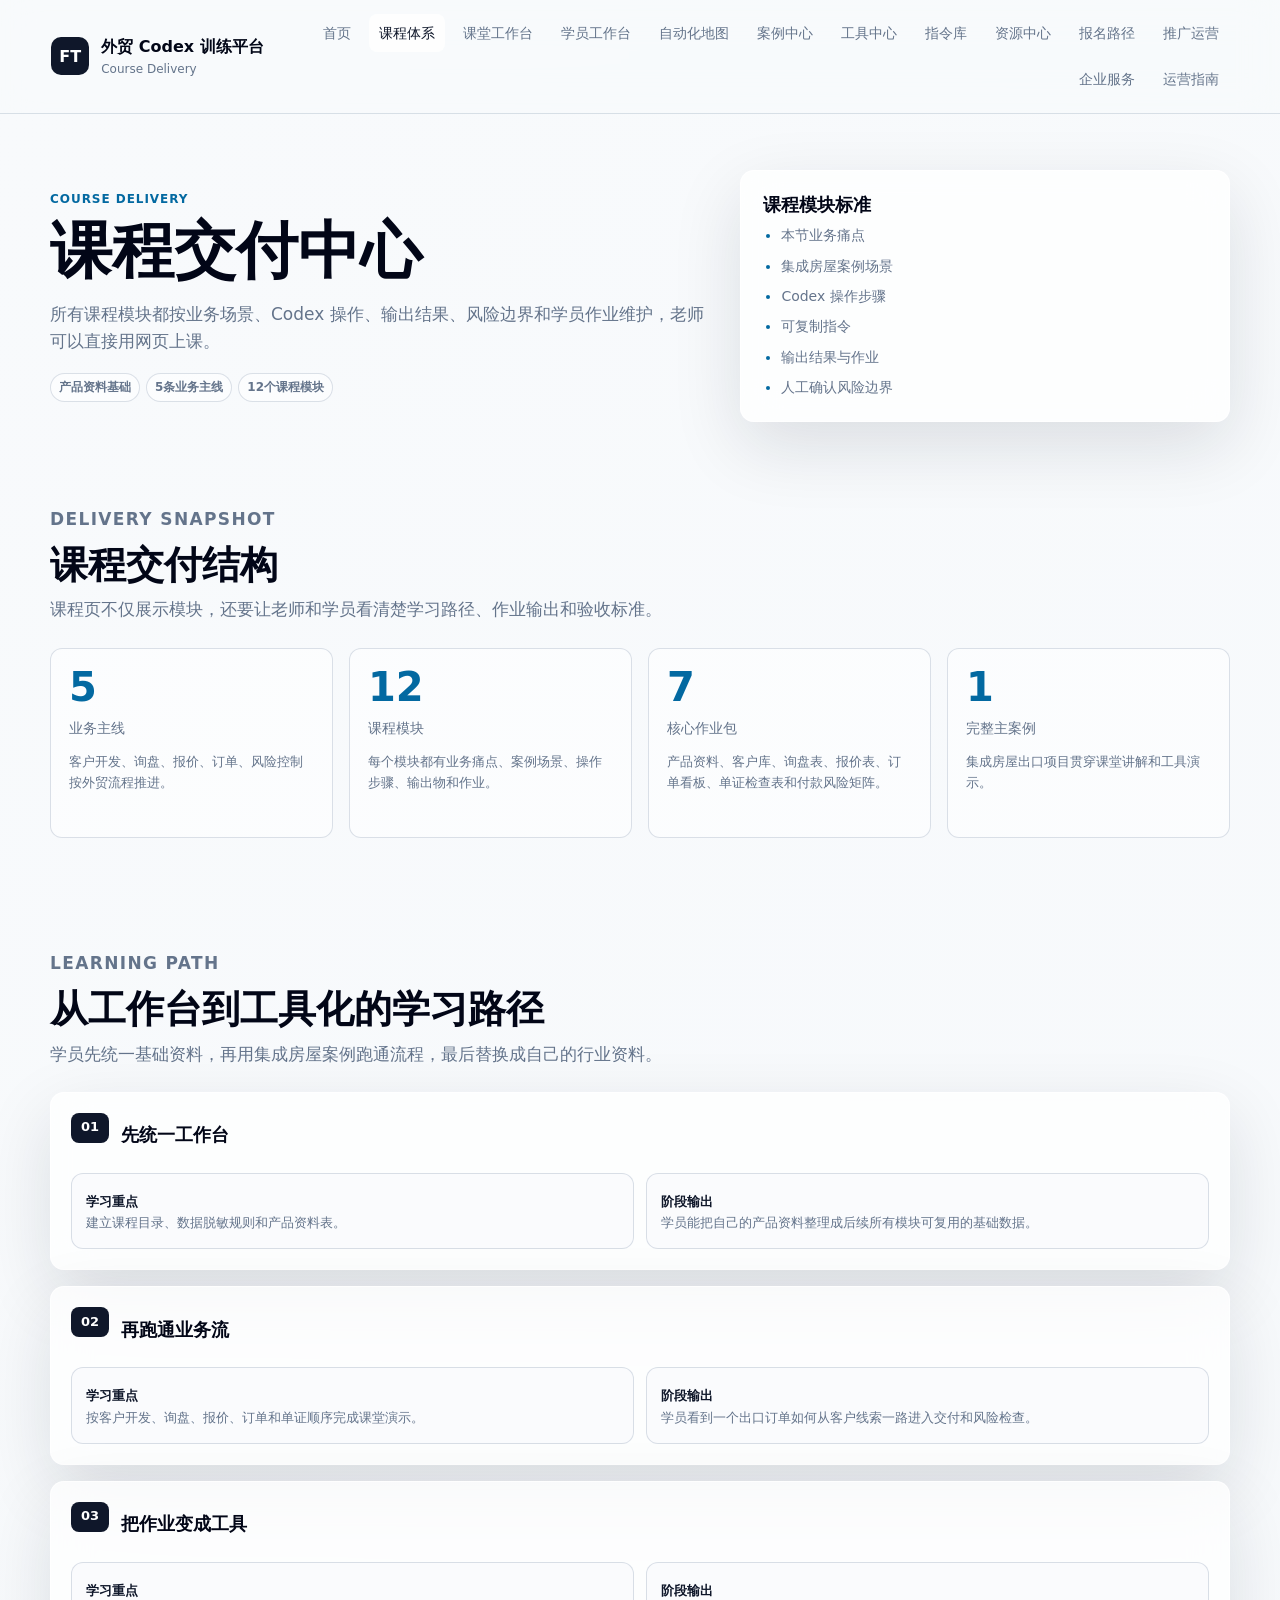
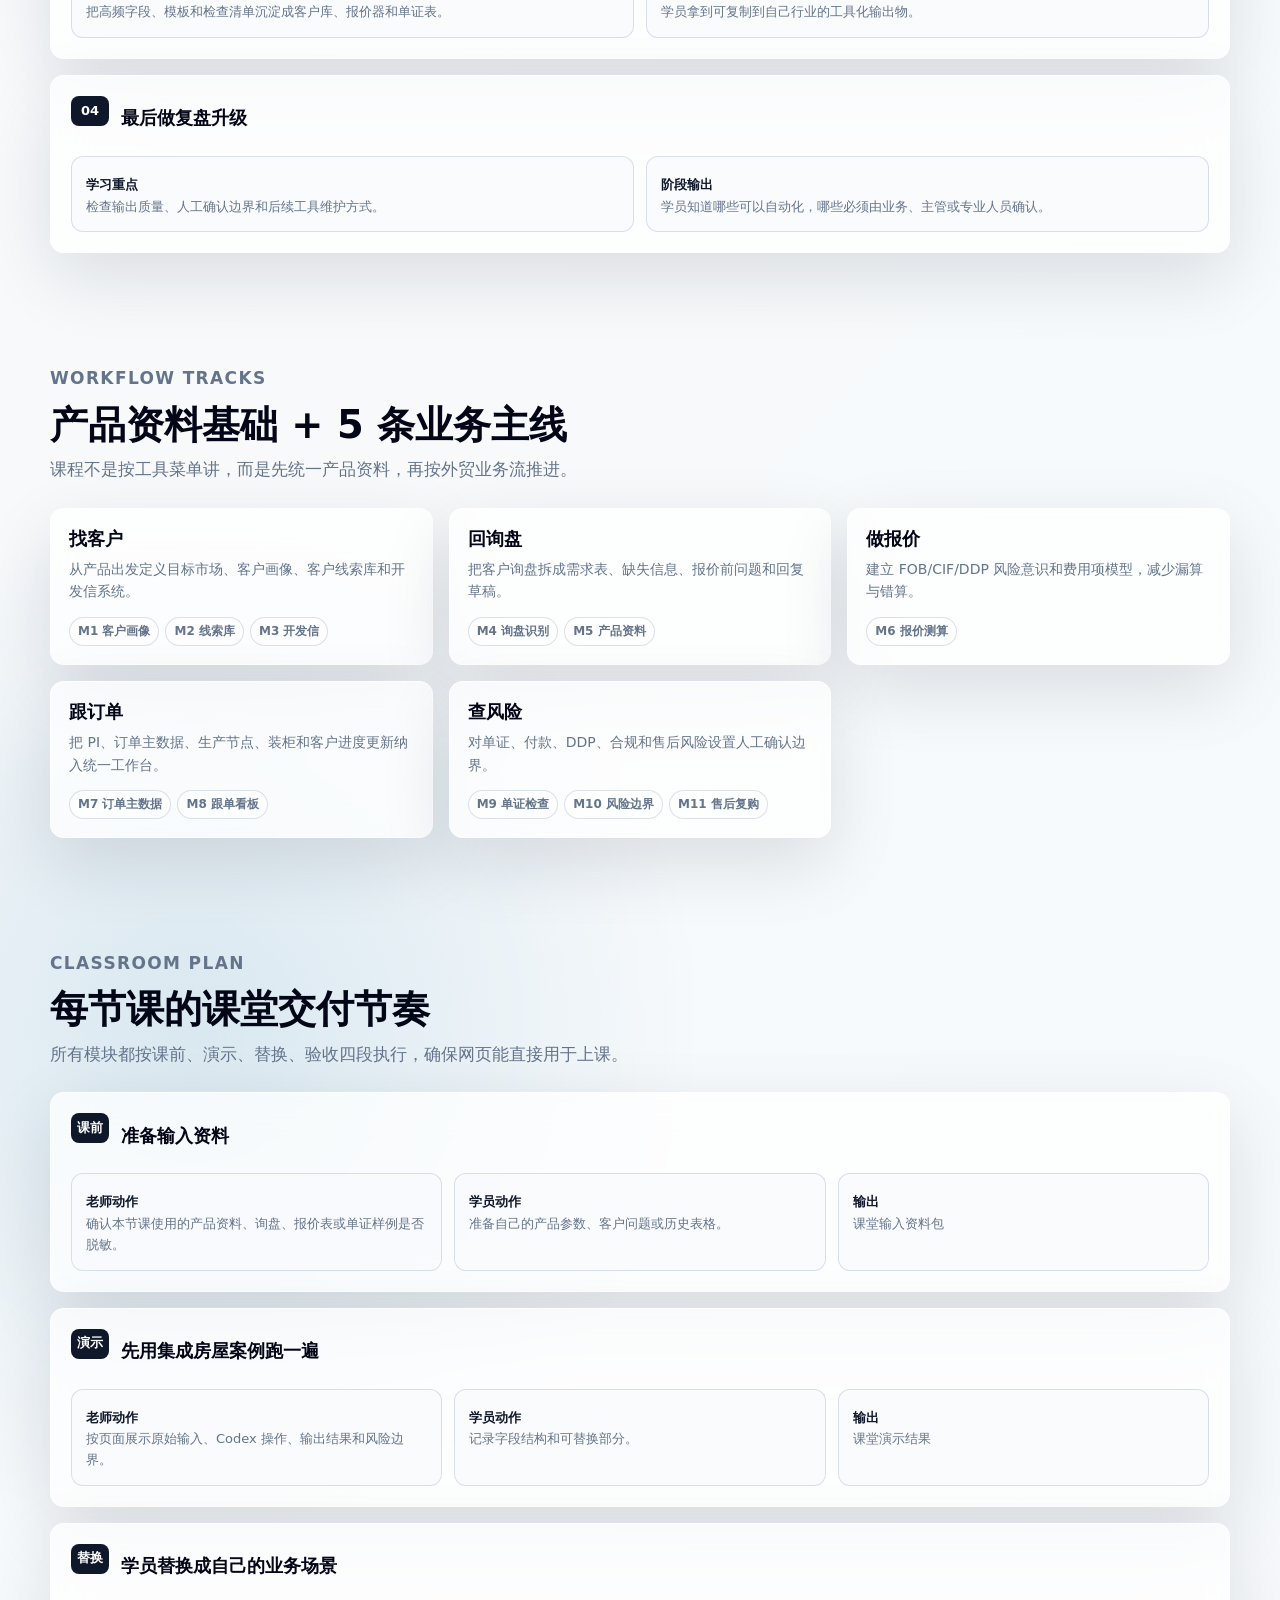
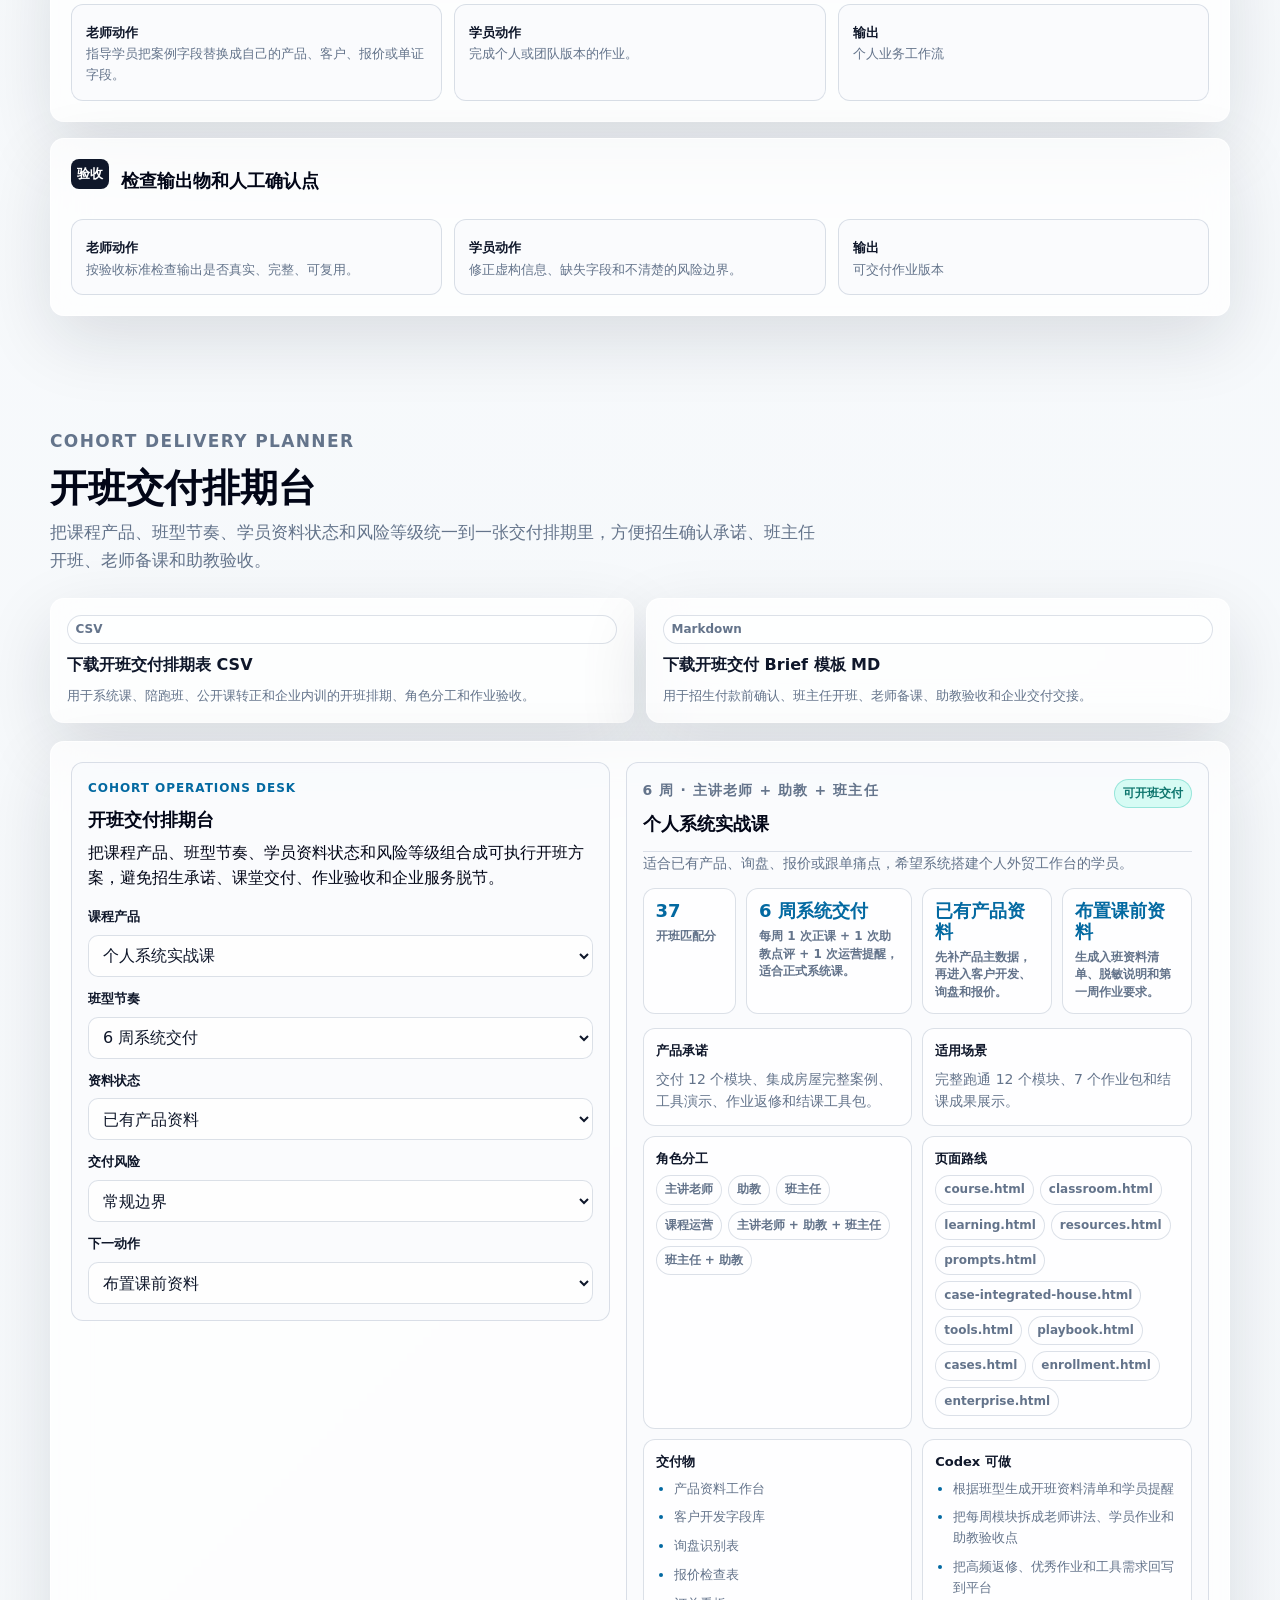
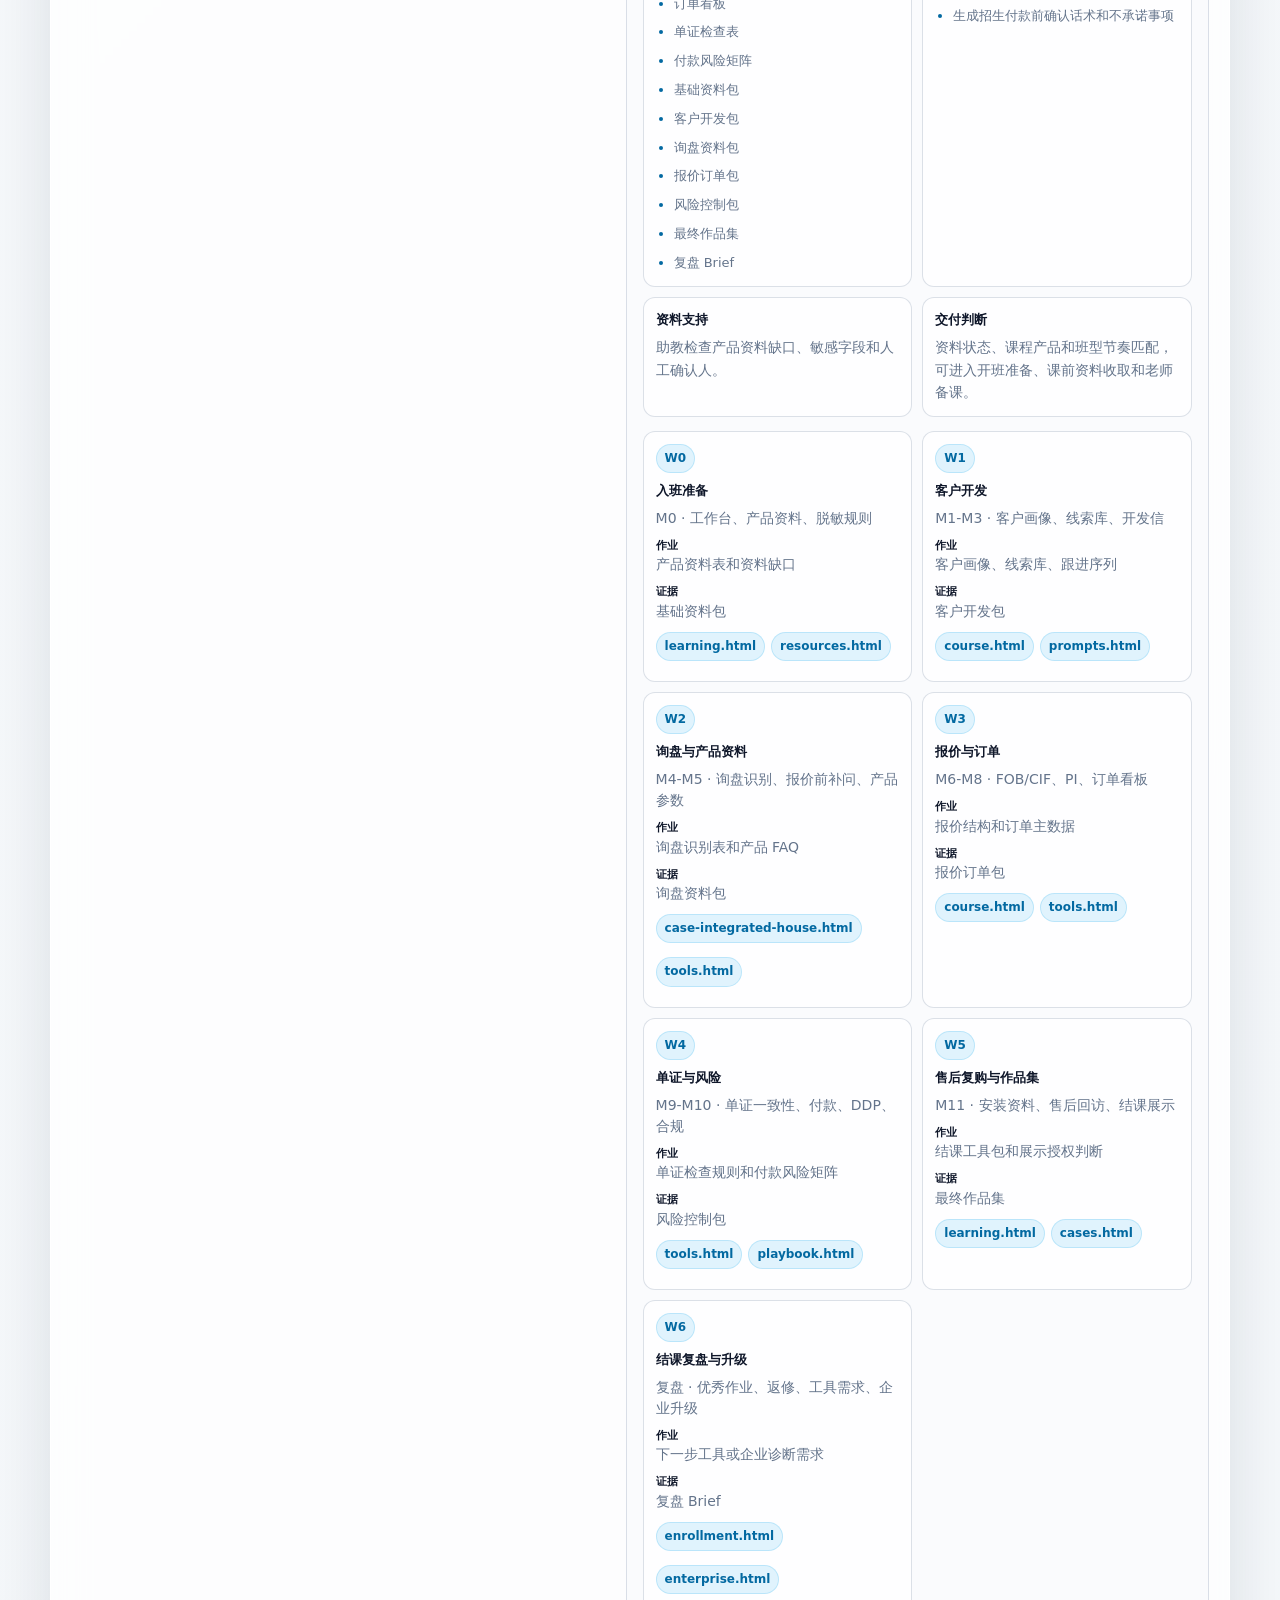
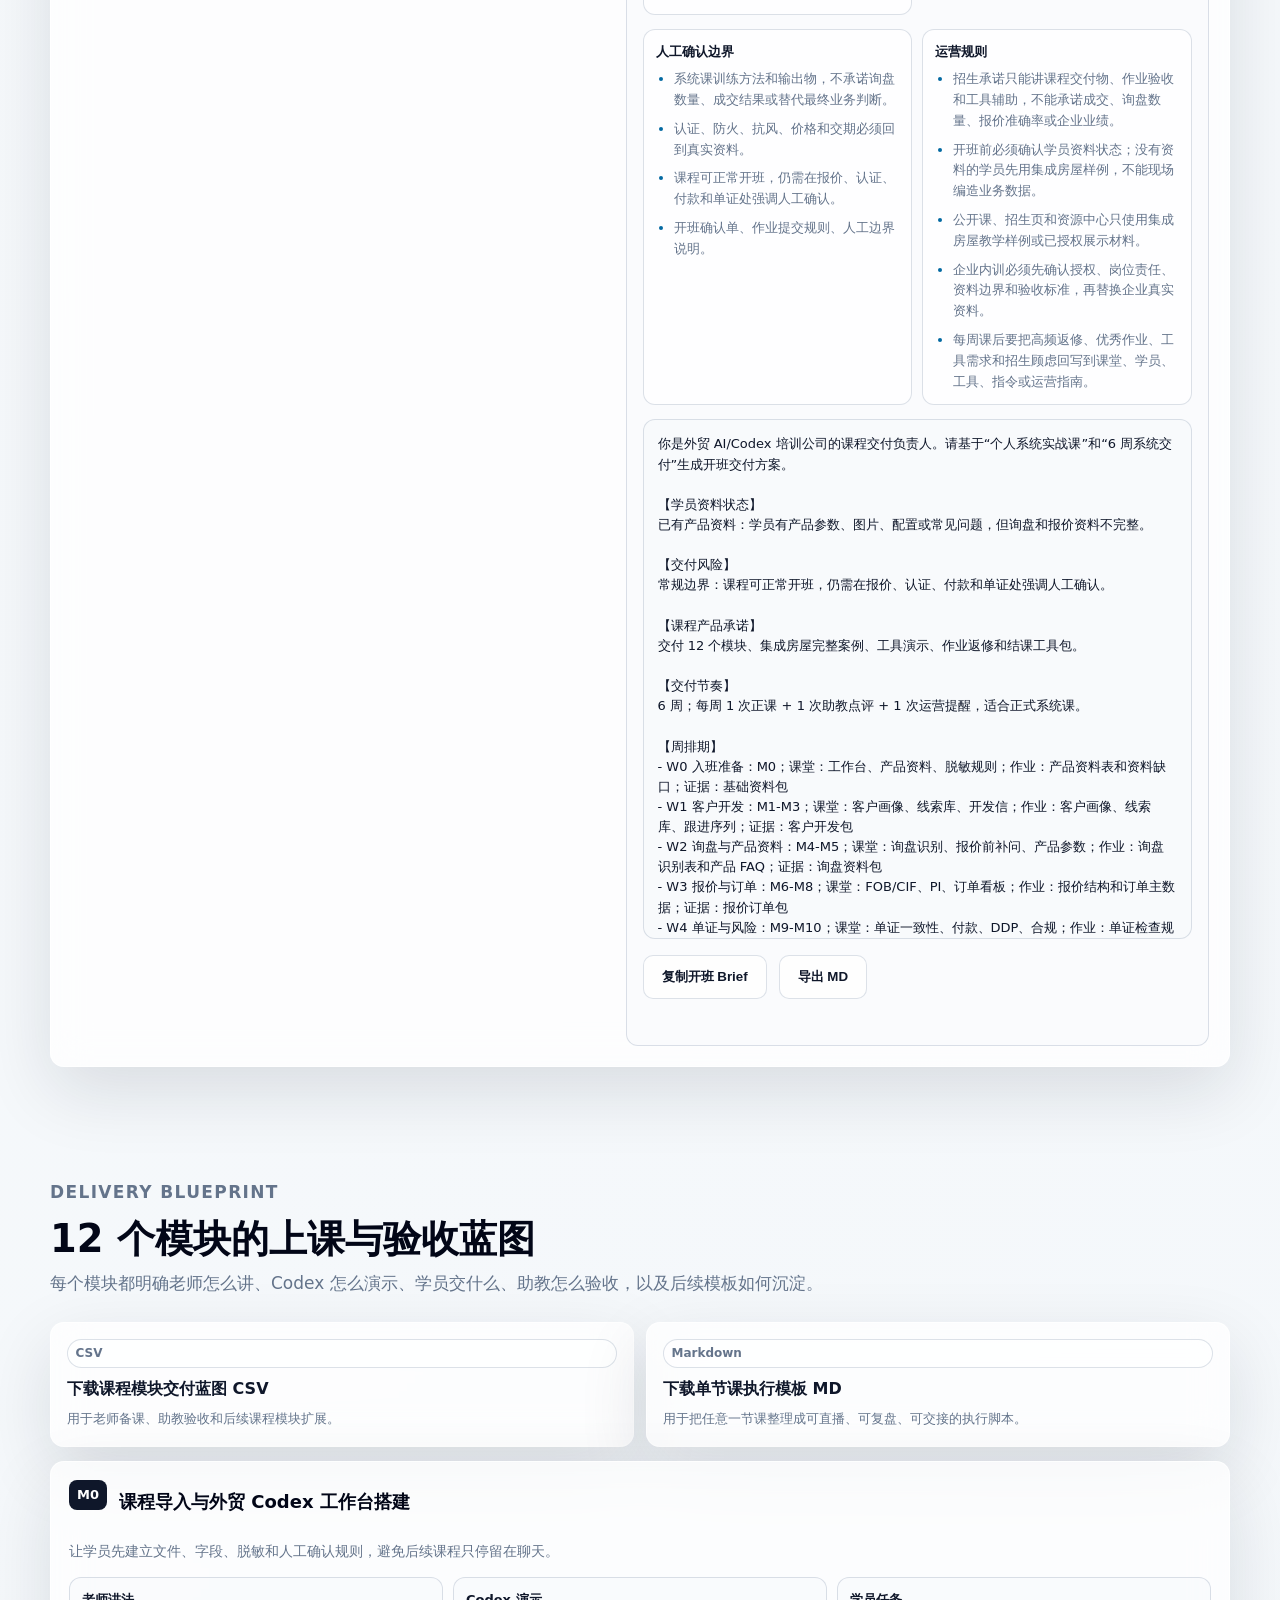
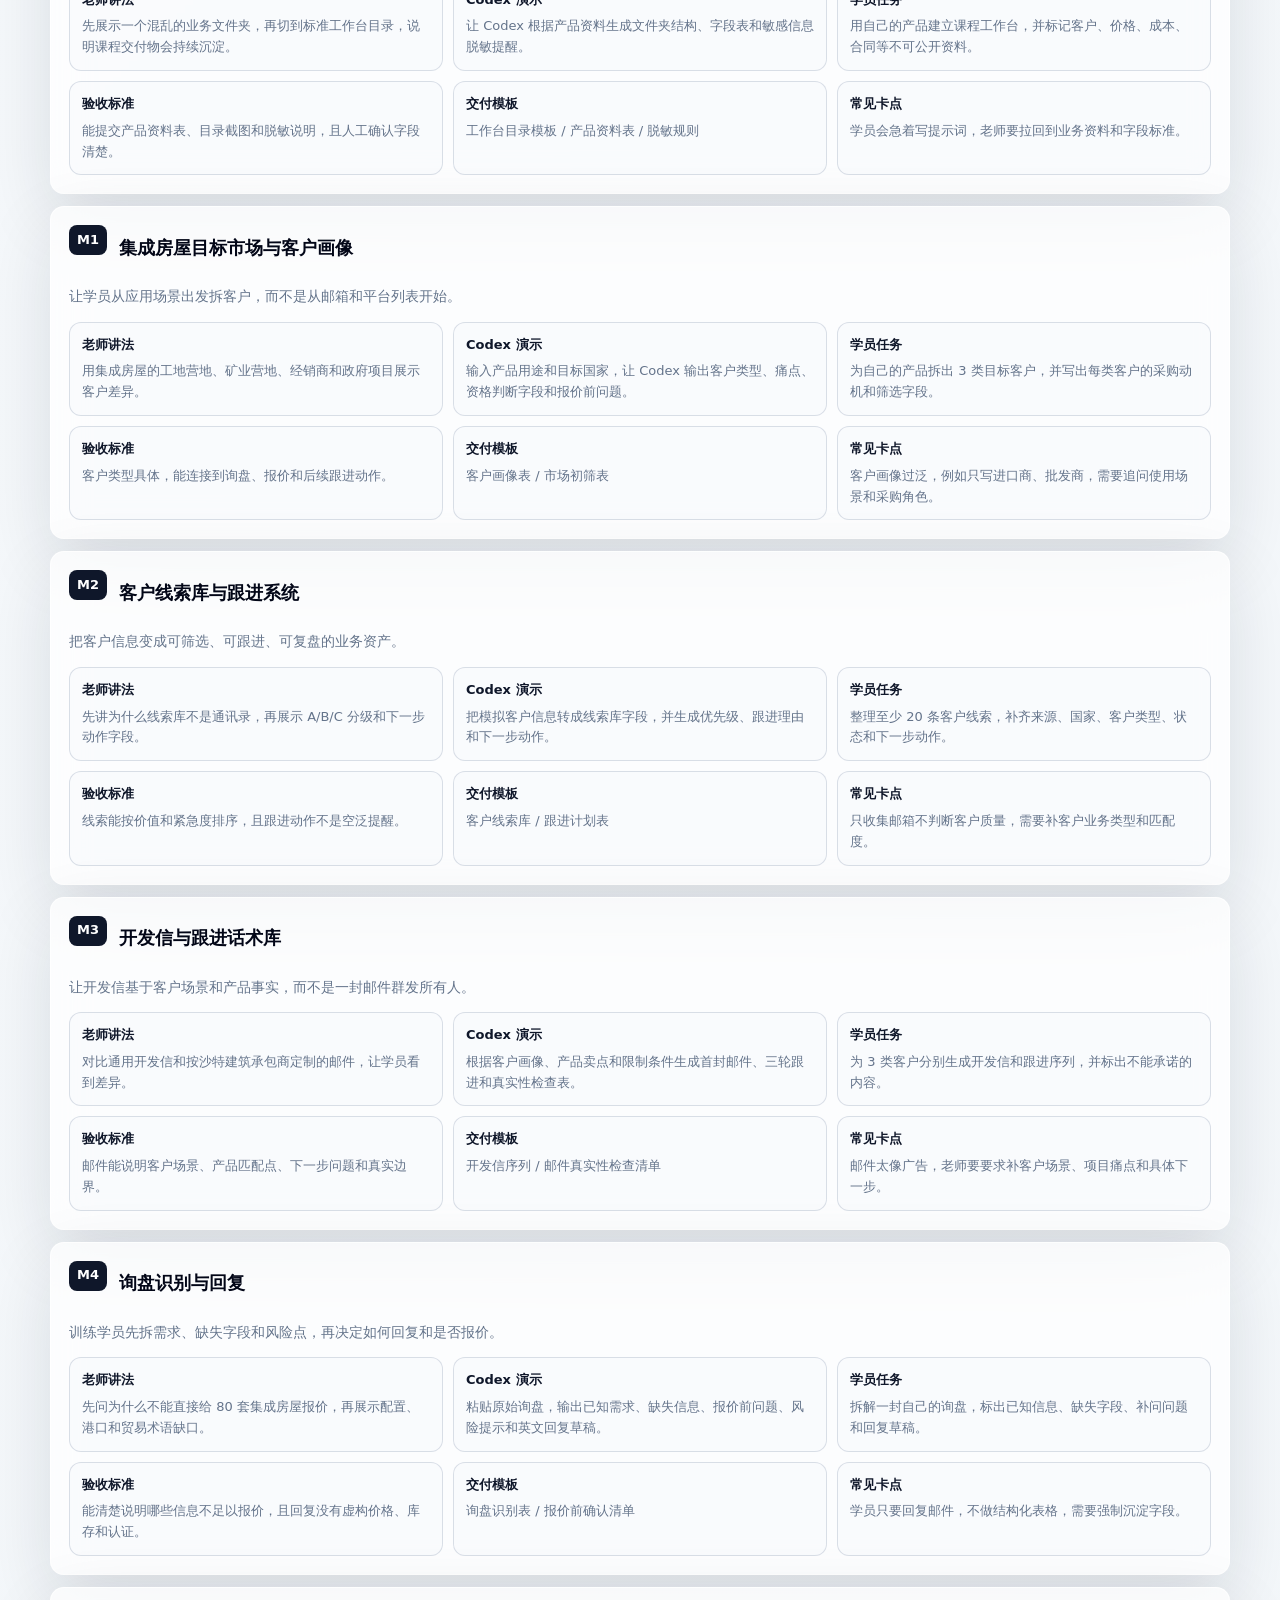
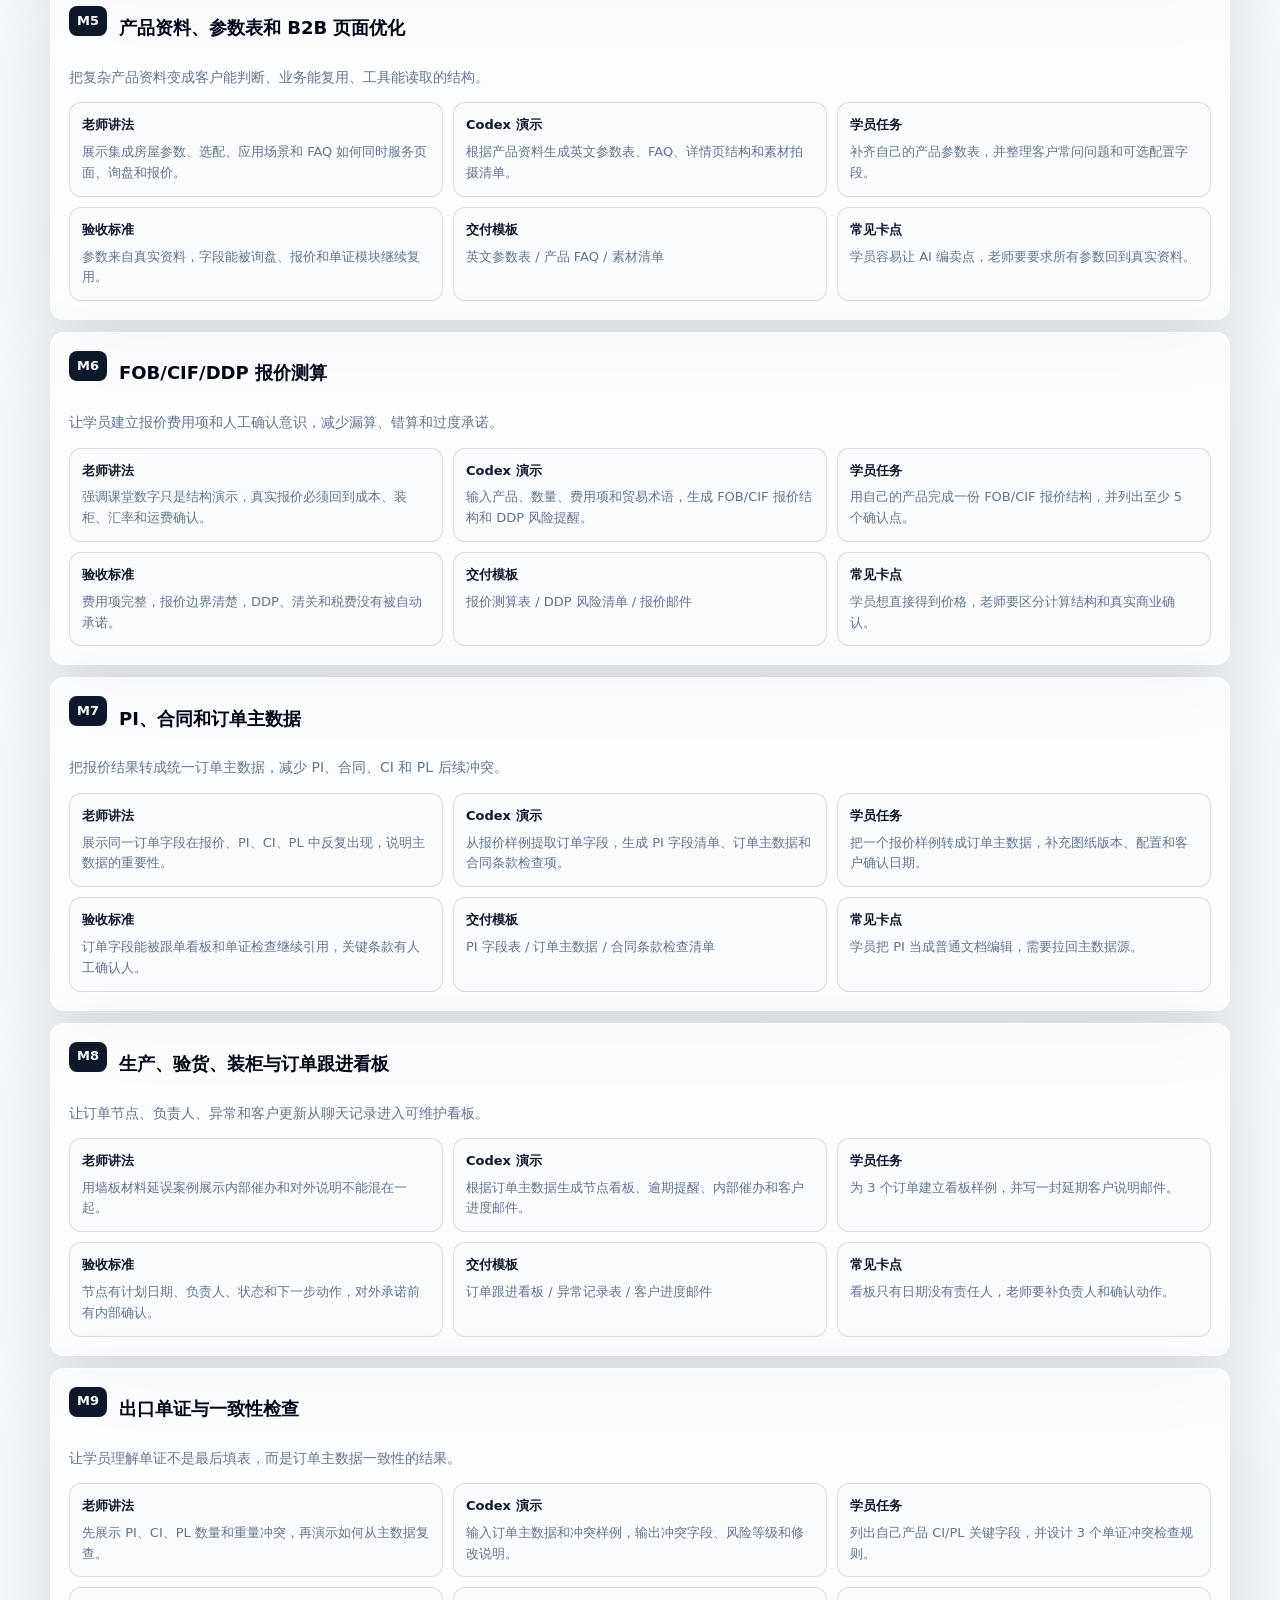
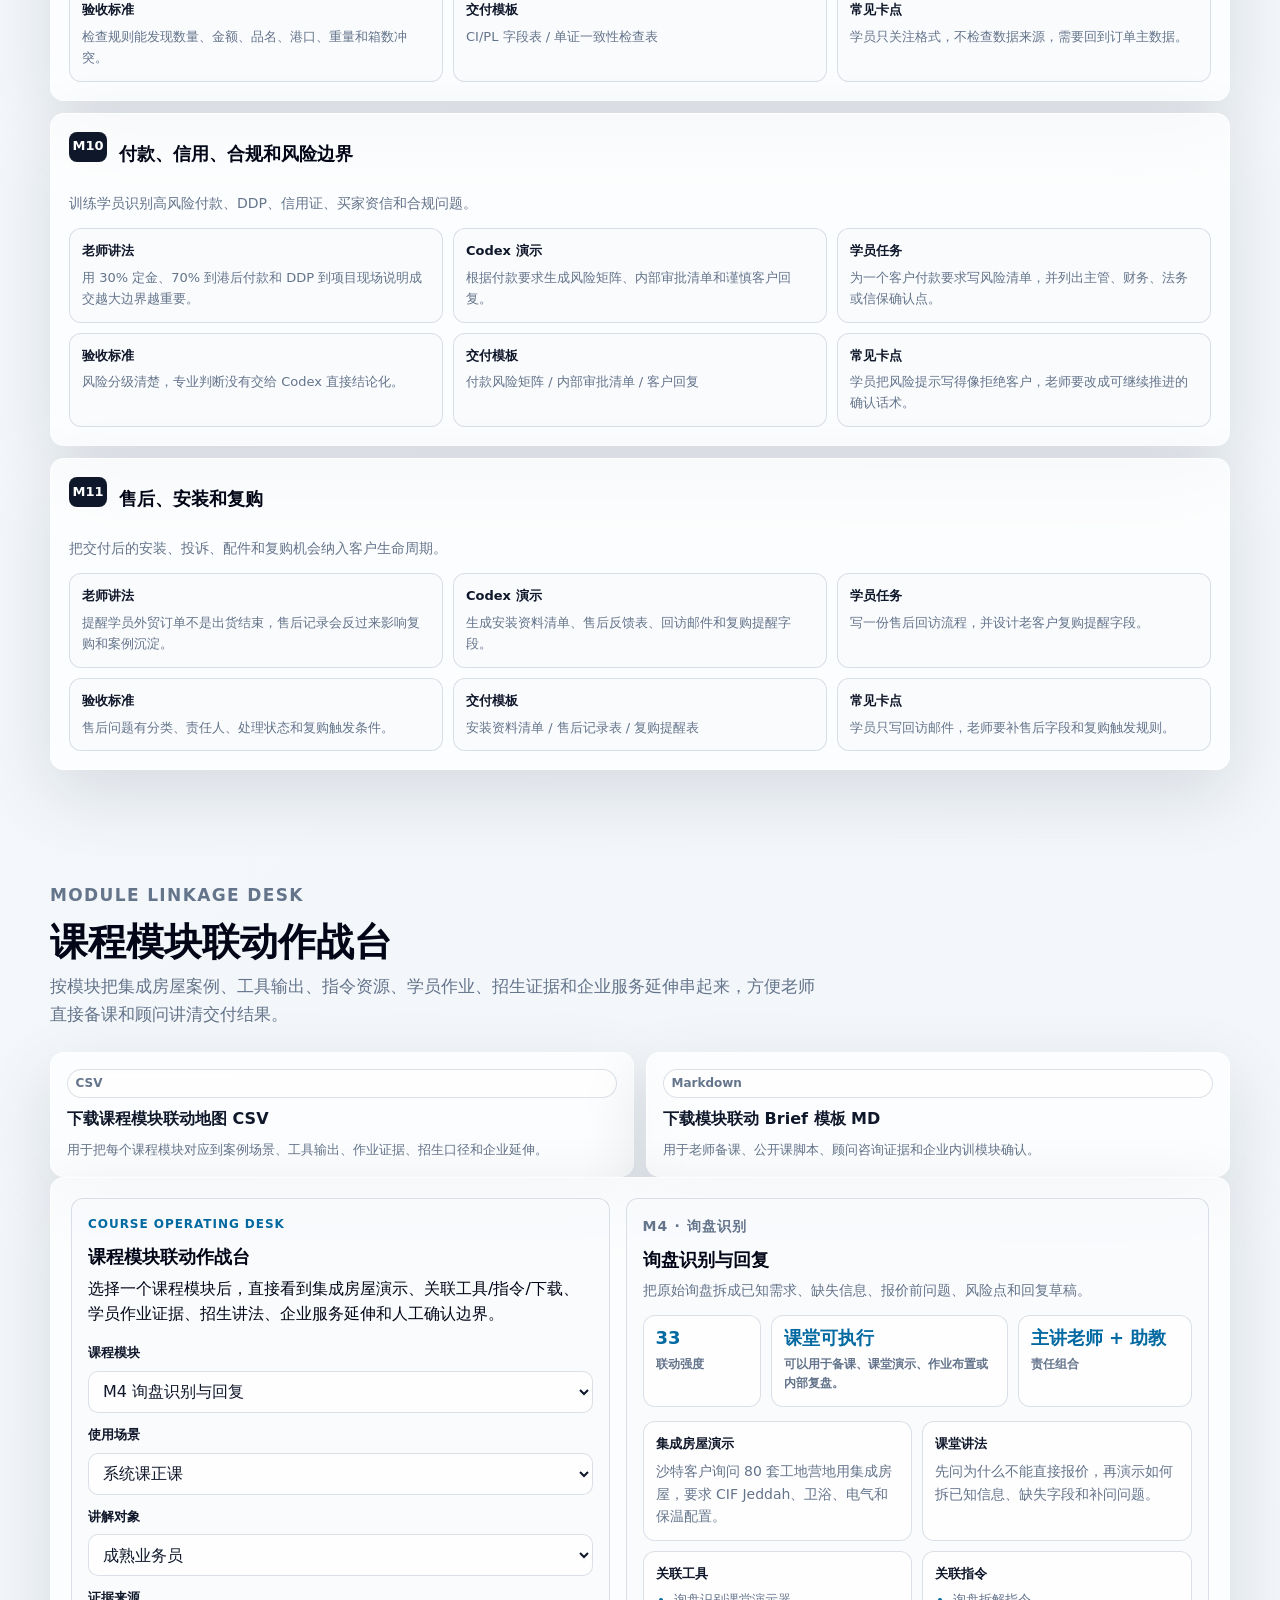
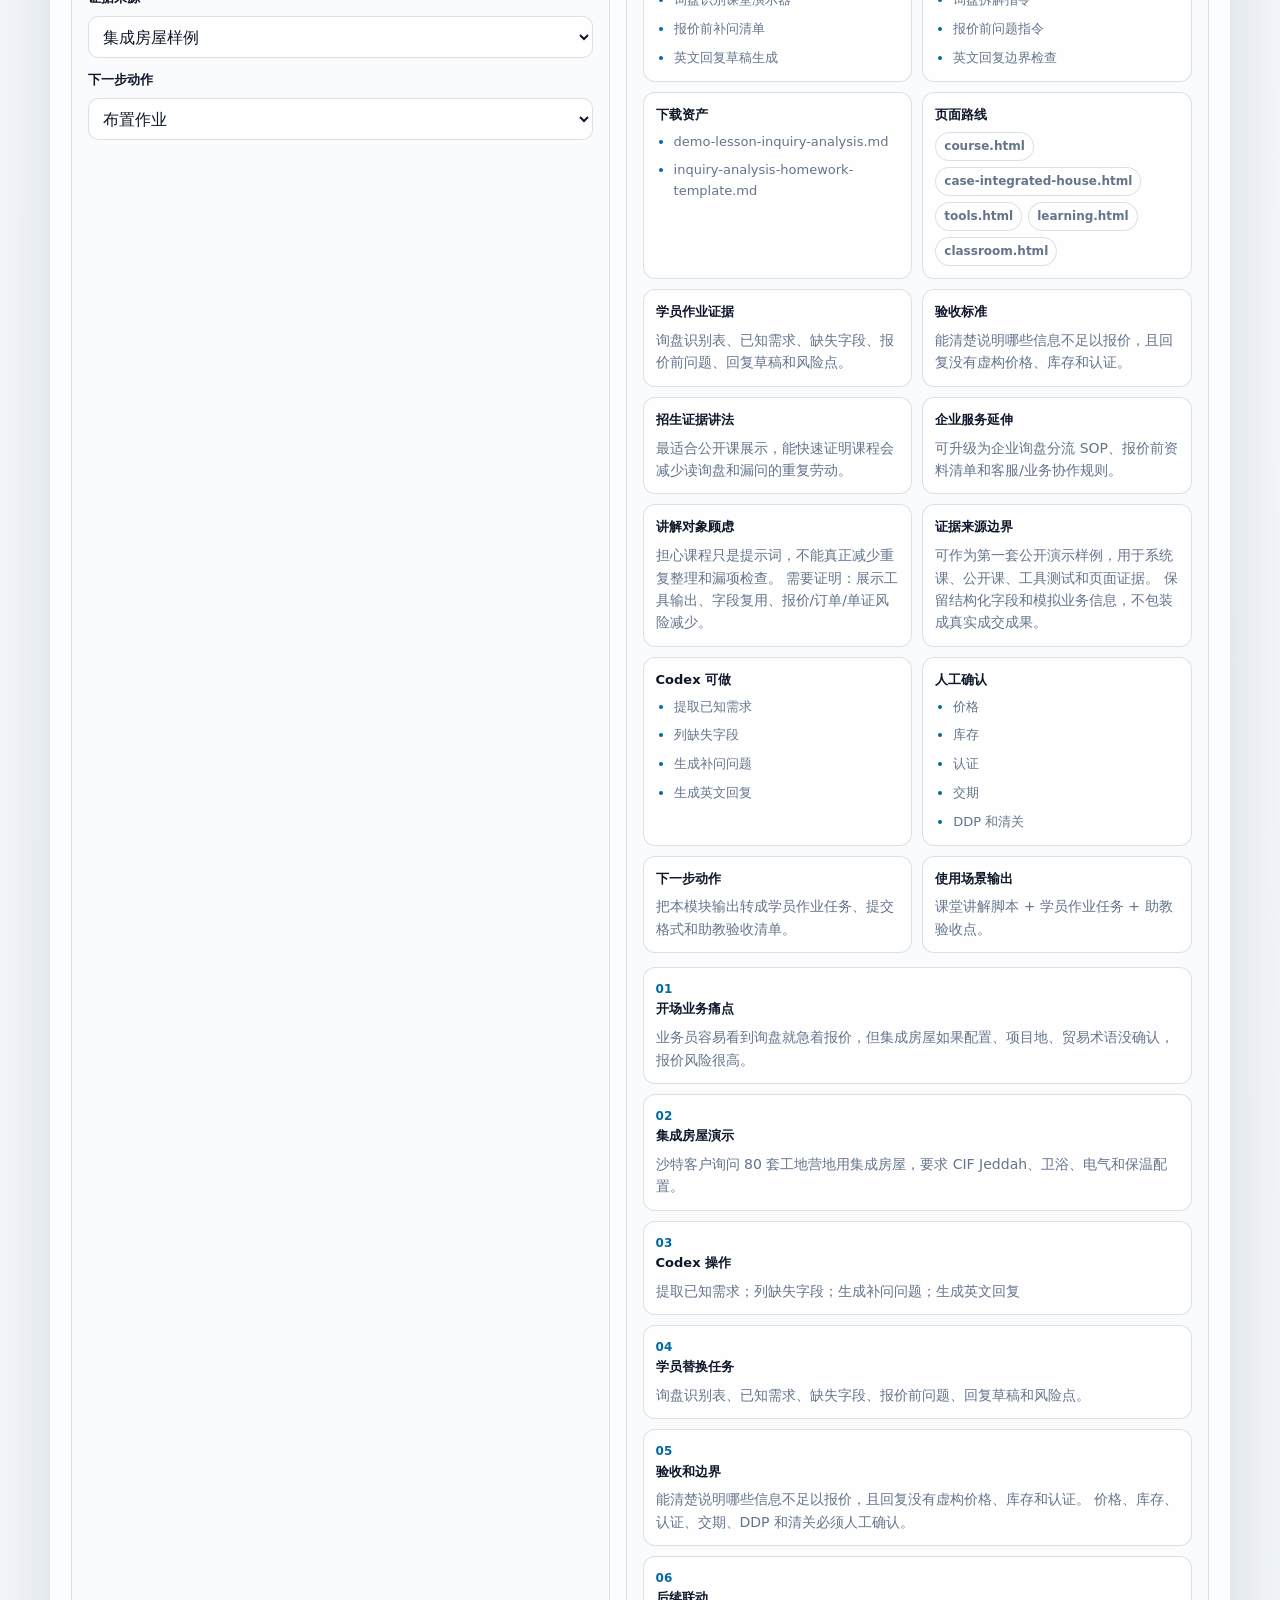
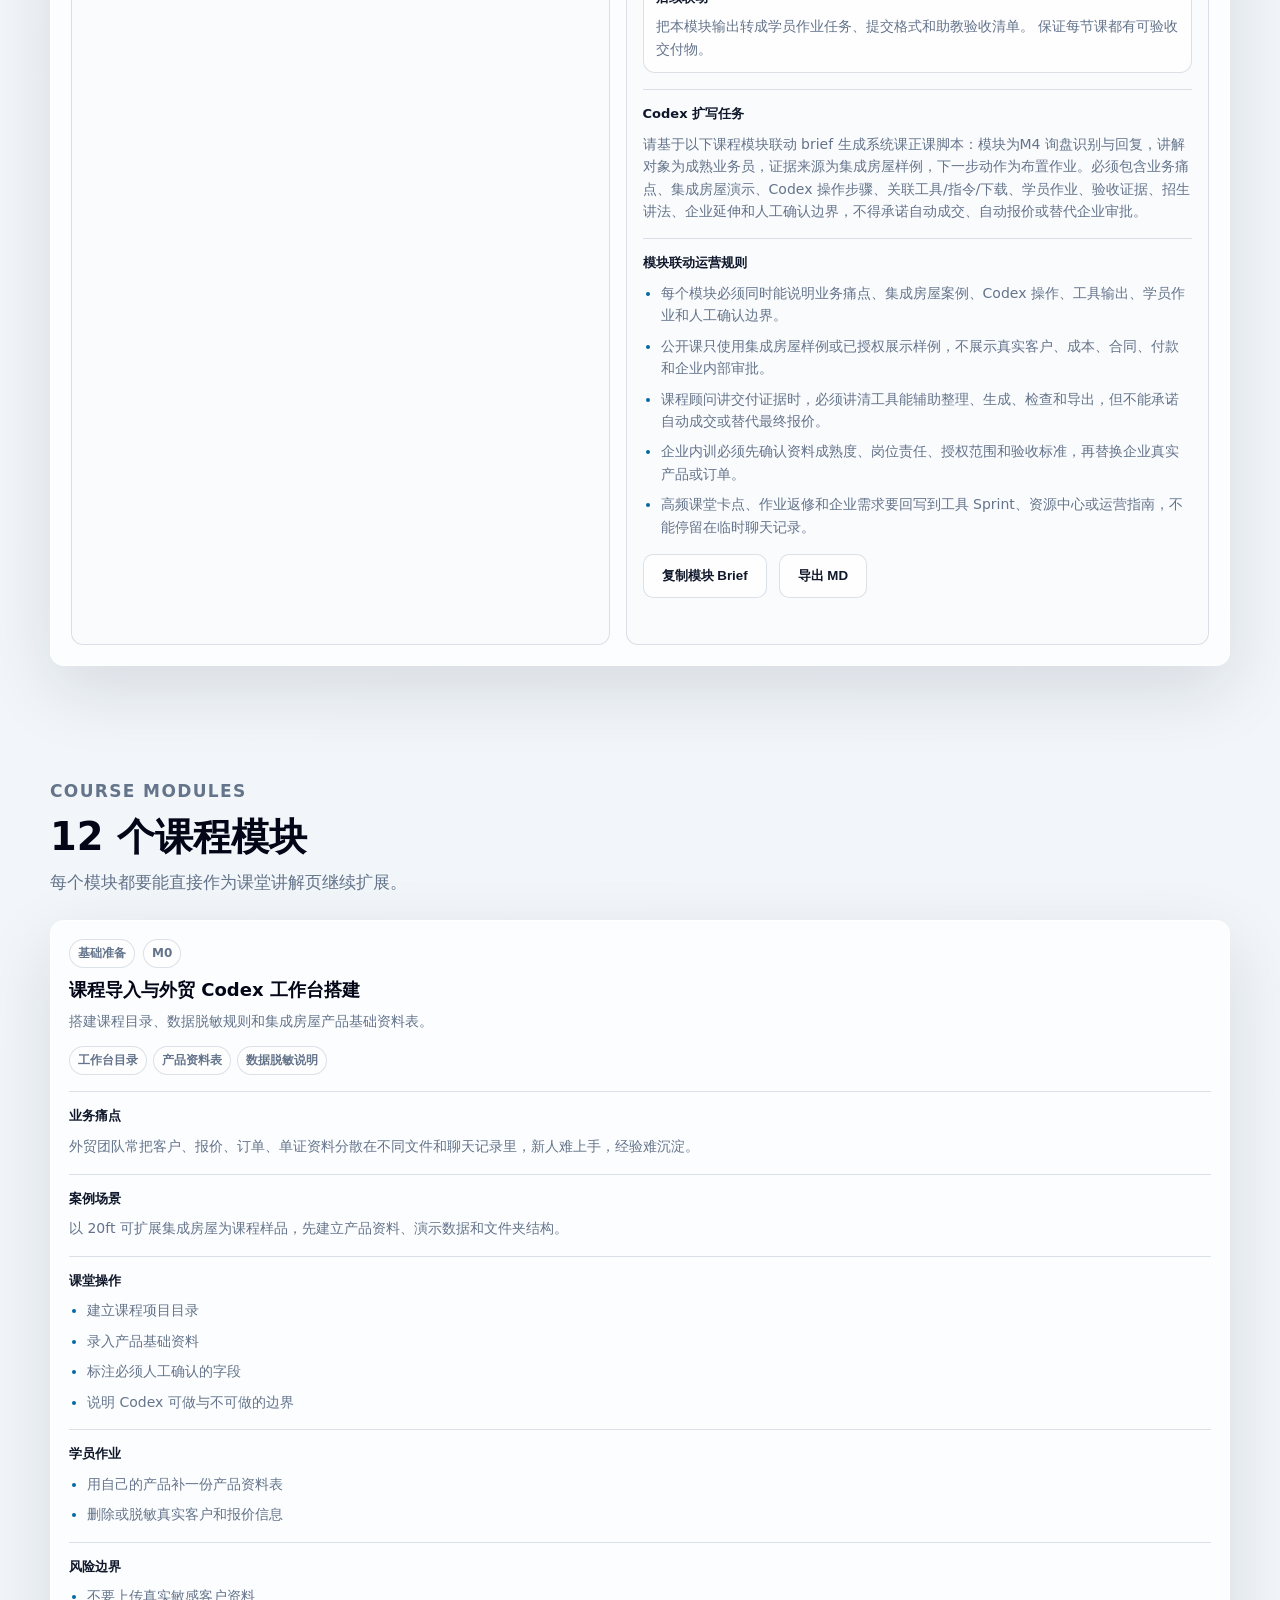
<file: course.html>
<!doctype html>
<html lang="zh-CN">
  <head>
    <meta charset="utf-8" />
    <meta name="viewport" content="width=device-width, initial-scale=1" />
    <title>课程交付中心 | 外贸 Codex 训练平台</title>
    <meta name="description" content="外贸业务 Codex 自动化实战课课程交付中心。" />
    <link rel="icon" href="data:," />
    <link rel="stylesheet" href="./assets/styles.css?v=20260607-resource-review1" />
  </head>
  <body data-page="course">
    <header class="site-header">
      <a class="brand" href="./index.html" aria-label="返回首页">
        <span class="brand-mark">FT</span>
        <span><strong>外贸 Codex 训练平台</strong><small>Course Delivery</small></span>
      </a>
      <nav class="top-nav" data-site-nav aria-label="主导航"></nav>
    </header>

    <main>
      <section class="hero-section compact-hero">
        <div id="page-hero-data" class="hero-copy" data-page="course"></div>
        <aside class="glass-panel page-aside">
          <h3>课程模块标准</h3>
          <ul class="plain-list">
            <li>本节业务痛点</li>
            <li>集成房屋案例场景</li>
            <li>Codex 操作步骤</li>
            <li>可复制指令</li>
            <li>输出结果与作业</li>
            <li>人工确认风险边界</li>
          </ul>
        </aside>
      </section>

      <section class="content-section">
        <div class="section-heading">
          <p class="eyebrow">Delivery Snapshot</p>
          <h2>课程交付结构</h2>
          <p>课程页不仅展示模块，还要让老师和学员看清楚学习路径、作业输出和验收标准。</p>
        </div>
        <div id="course-delivery-metrics" class="metric-grid"></div>
      </section>

      <section class="content-section">
        <div class="section-heading">
          <p class="eyebrow">Learning Path</p>
          <h2>从工作台到工具化的学习路径</h2>
          <p>学员先统一基础资料，再用集成房屋案例跑通流程，最后替换成自己的行业资料。</p>
        </div>
        <div id="course-learning-path" class="lesson-flow"></div>
      </section>

      <section class="content-section">
        <div class="section-heading">
          <p class="eyebrow">Workflow Tracks</p>
          <h2>产品资料基础 + 5 条业务主线</h2>
          <p>课程不是按工具菜单讲，而是先统一产品资料，再按外贸业务流推进。</p>
        </div>
        <div id="course-tracks" class="track-grid"></div>
      </section>

      <section class="content-section">
        <div class="section-heading">
          <p class="eyebrow">Classroom Plan</p>
          <h2>每节课的课堂交付节奏</h2>
          <p>所有模块都按课前、演示、替换、验收四段执行，确保网页能直接用于上课。</p>
        </div>
        <div id="course-classroom-plan" class="lesson-flow"></div>
      </section>

      <section class="content-section">
        <div class="section-heading">
          <p class="eyebrow">Cohort Delivery Planner</p>
          <h2>开班交付排期台</h2>
          <p>把课程产品、班型节奏、学员资料状态和风险等级统一到一张交付排期里，方便招生确认承诺、班主任开班、老师备课和助教验收。</p>
        </div>
        <div id="course-cohort-planner"></div>
      </section>

      <section class="content-section">
        <div class="section-heading">
          <p class="eyebrow">Delivery Blueprint</p>
          <h2>12 个模块的上课与验收蓝图</h2>
          <p>每个模块都明确老师怎么讲、Codex 怎么演示、学员交什么、助教怎么验收，以及后续模板如何沉淀。</p>
        </div>
        <div id="course-delivery-blueprint"></div>
      </section>

      <section class="content-section">
        <div class="section-heading">
          <p class="eyebrow">Module Linkage Desk</p>
          <h2>课程模块联动作战台</h2>
          <p>按模块把集成房屋案例、工具输出、指令资源、学员作业、招生证据和企业服务延伸串起来，方便老师直接备课和顾问讲清交付结果。</p>
        </div>
        <div id="course-module-linkage-desk"></div>
      </section>

      <section class="content-section">
        <div class="section-heading">
          <p class="eyebrow">Course Modules</p>
          <h2>12 个课程模块</h2>
          <p>每个模块都要能直接作为课堂讲解页继续扩展。</p>
        </div>
        <div id="course-modules" class="module-list"></div>
      </section>

      <section class="content-section">
        <div class="section-heading">
          <p class="eyebrow">Homework Rubric</p>
          <h2>学员作业验收标准</h2>
          <p>作业验收关注业务真实性、字段完整度、可复用性和人工确认边界。</p>
        </div>
        <div id="course-homework-rubric" class="standard-card-list"></div>
      </section>

      <section class="content-section">
        <div class="section-heading">
          <p class="eyebrow">Teaching Checklist</p>
          <h2>老师课前、课中、课后检查清单</h2>
          <p>这部分用于保证不同老师讲课时口径一致，也方便后续培训公司复制课程。</p>
        </div>
        <div id="course-teaching-checklist" class="card-grid wide-grid"></div>
      </section>
    </main>

    <script src="./data/site.js?v=20260607-resource-review1"></script>
    <script src="./data/course-foreign-trade-codex.js?v=20260607-resource-review1"></script>
    <script src="./data/case-integrated-house.js?v=20260607-resource-review1"></script>
    <script src="./data/tools.js?v=20260607-resource-review1"></script>
    <script src="./data/prompts.js?v=20260607-resource-review1"></script>
    <script src="./assets/app.js?v=20260607-resource-review1"></script>
  </body>
</html>
</file>
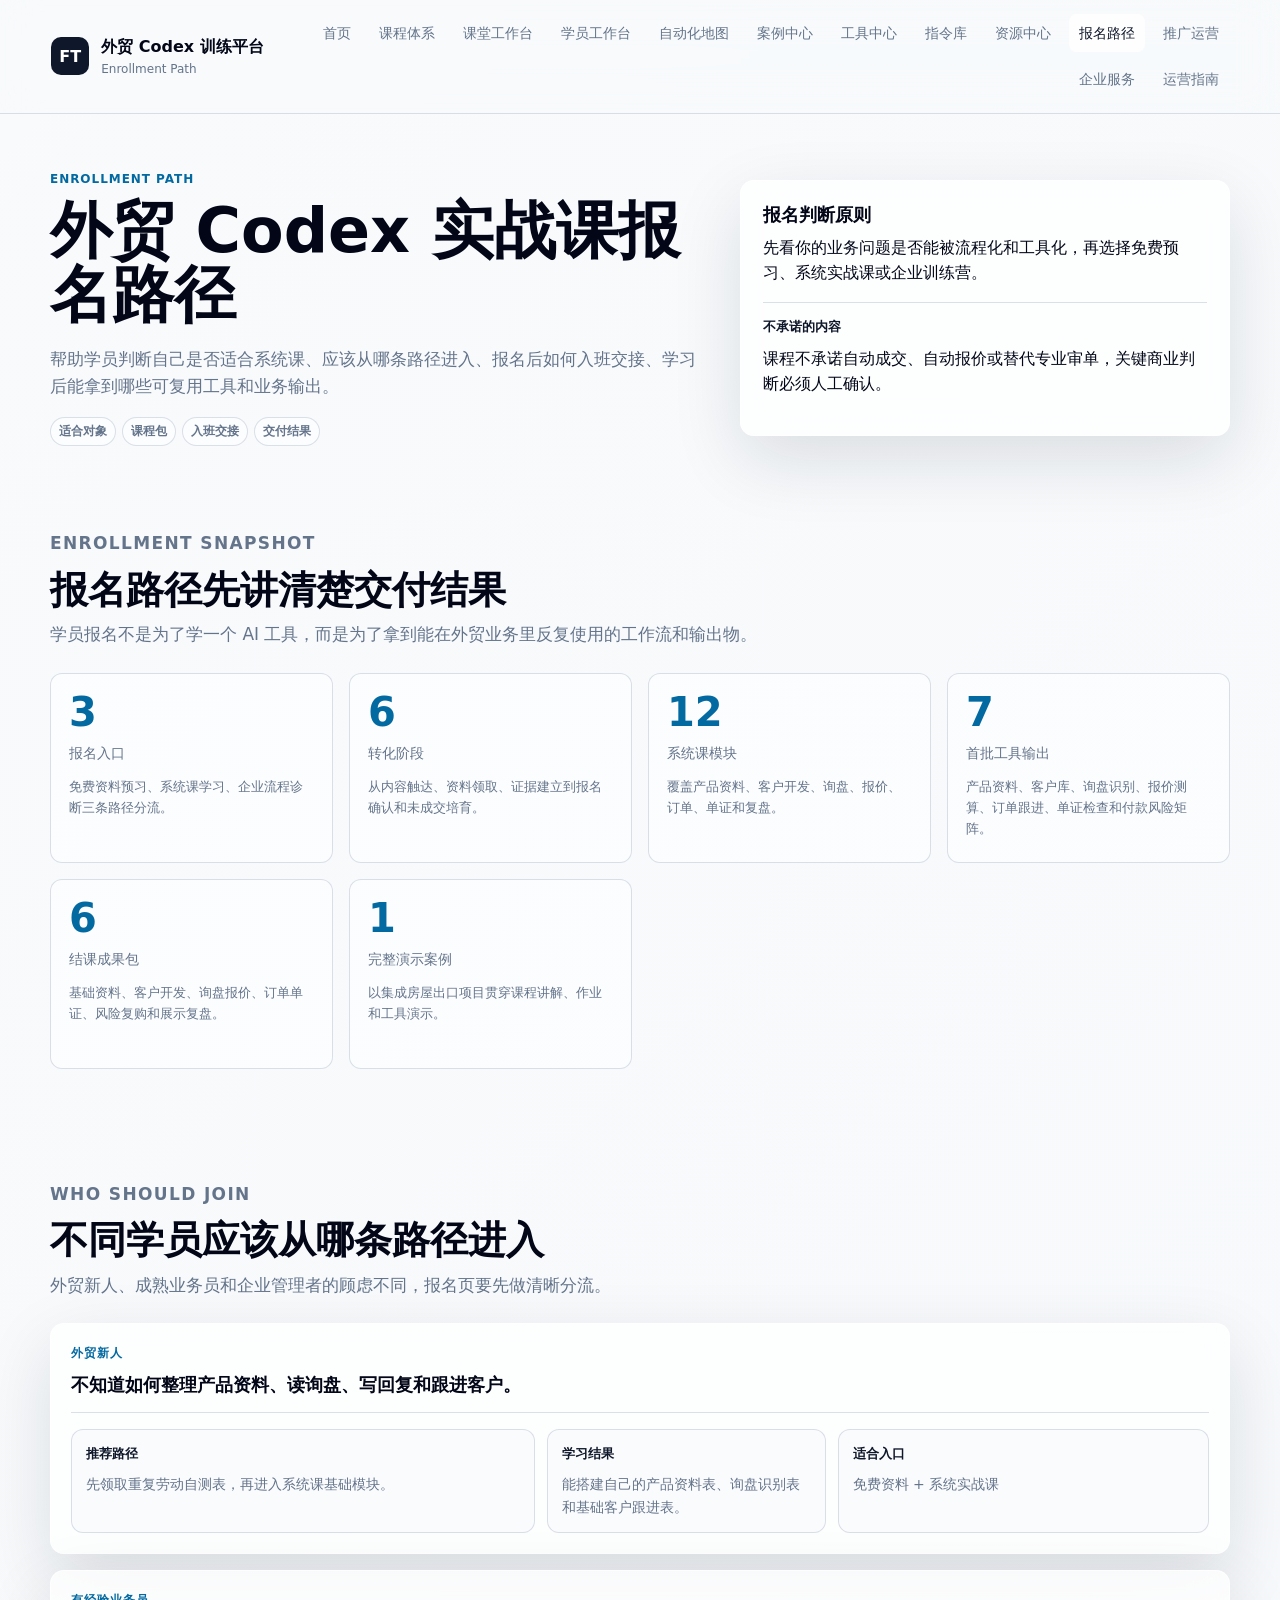
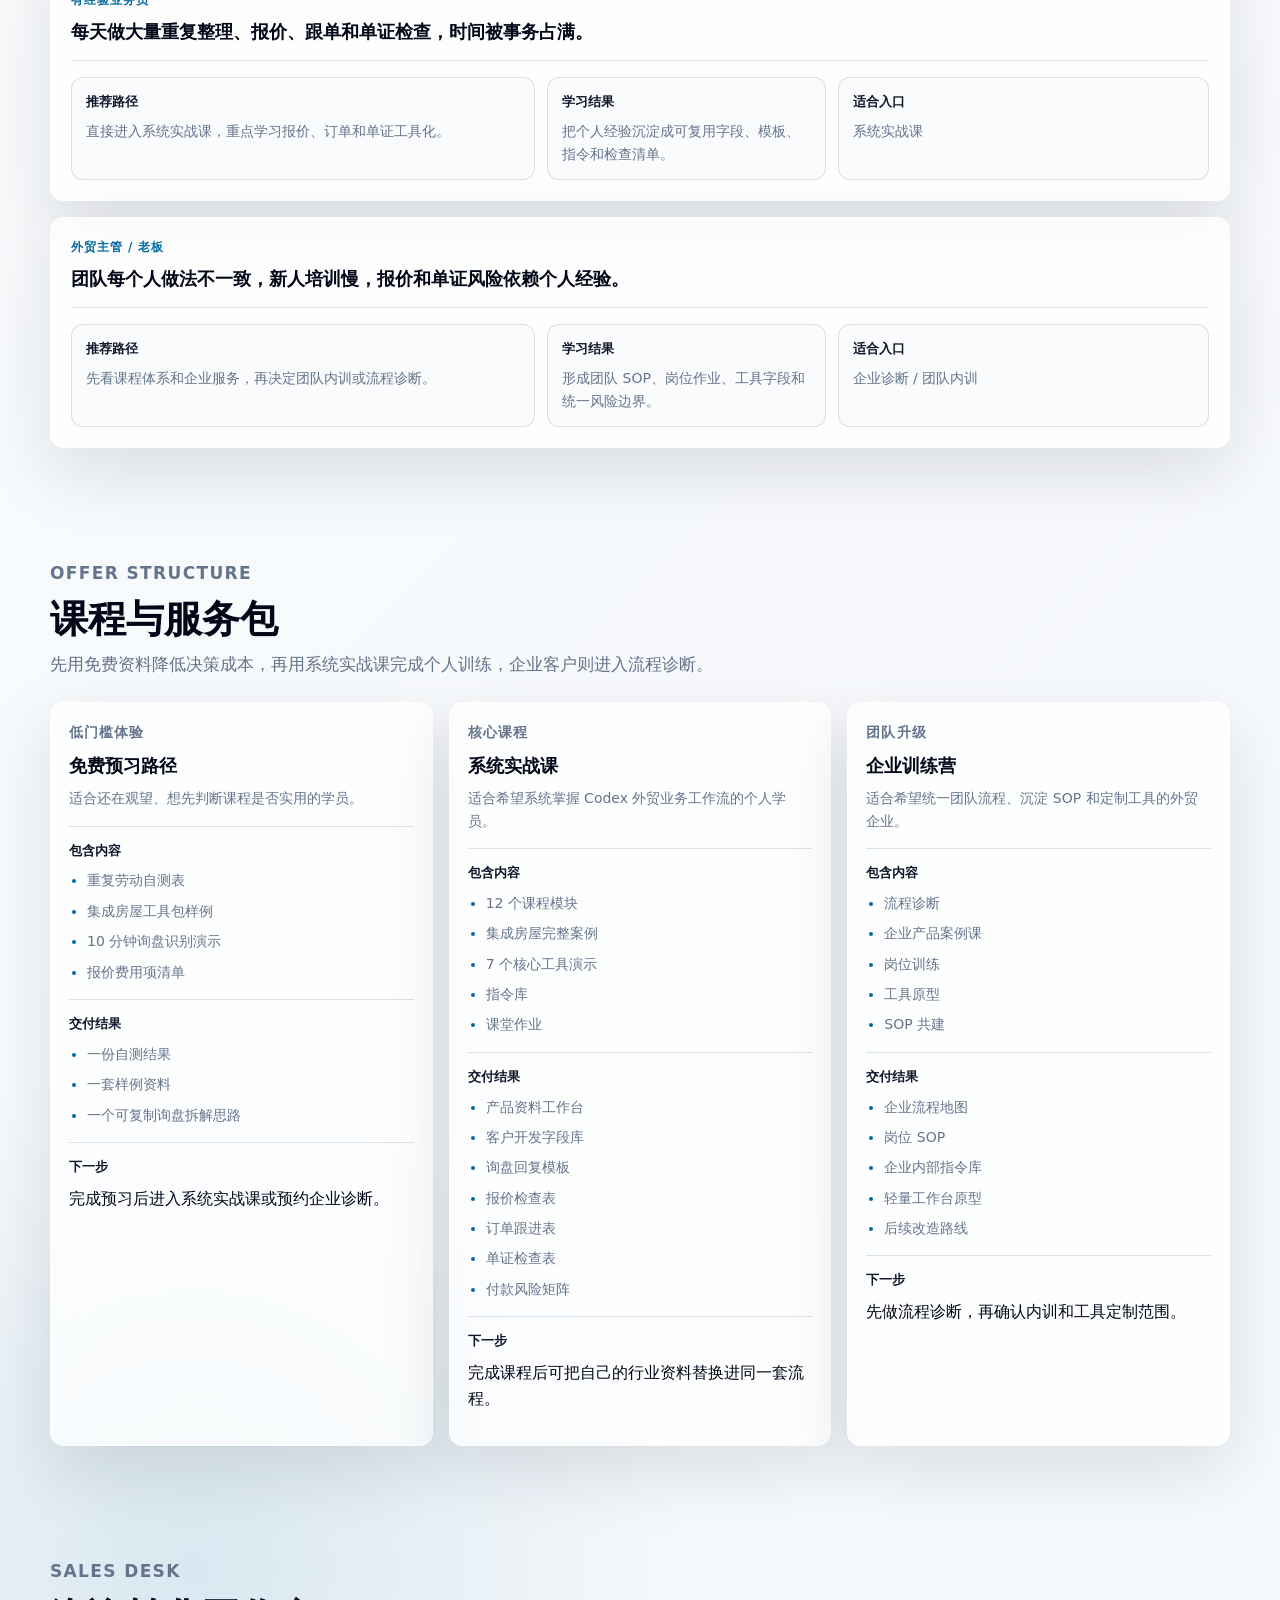
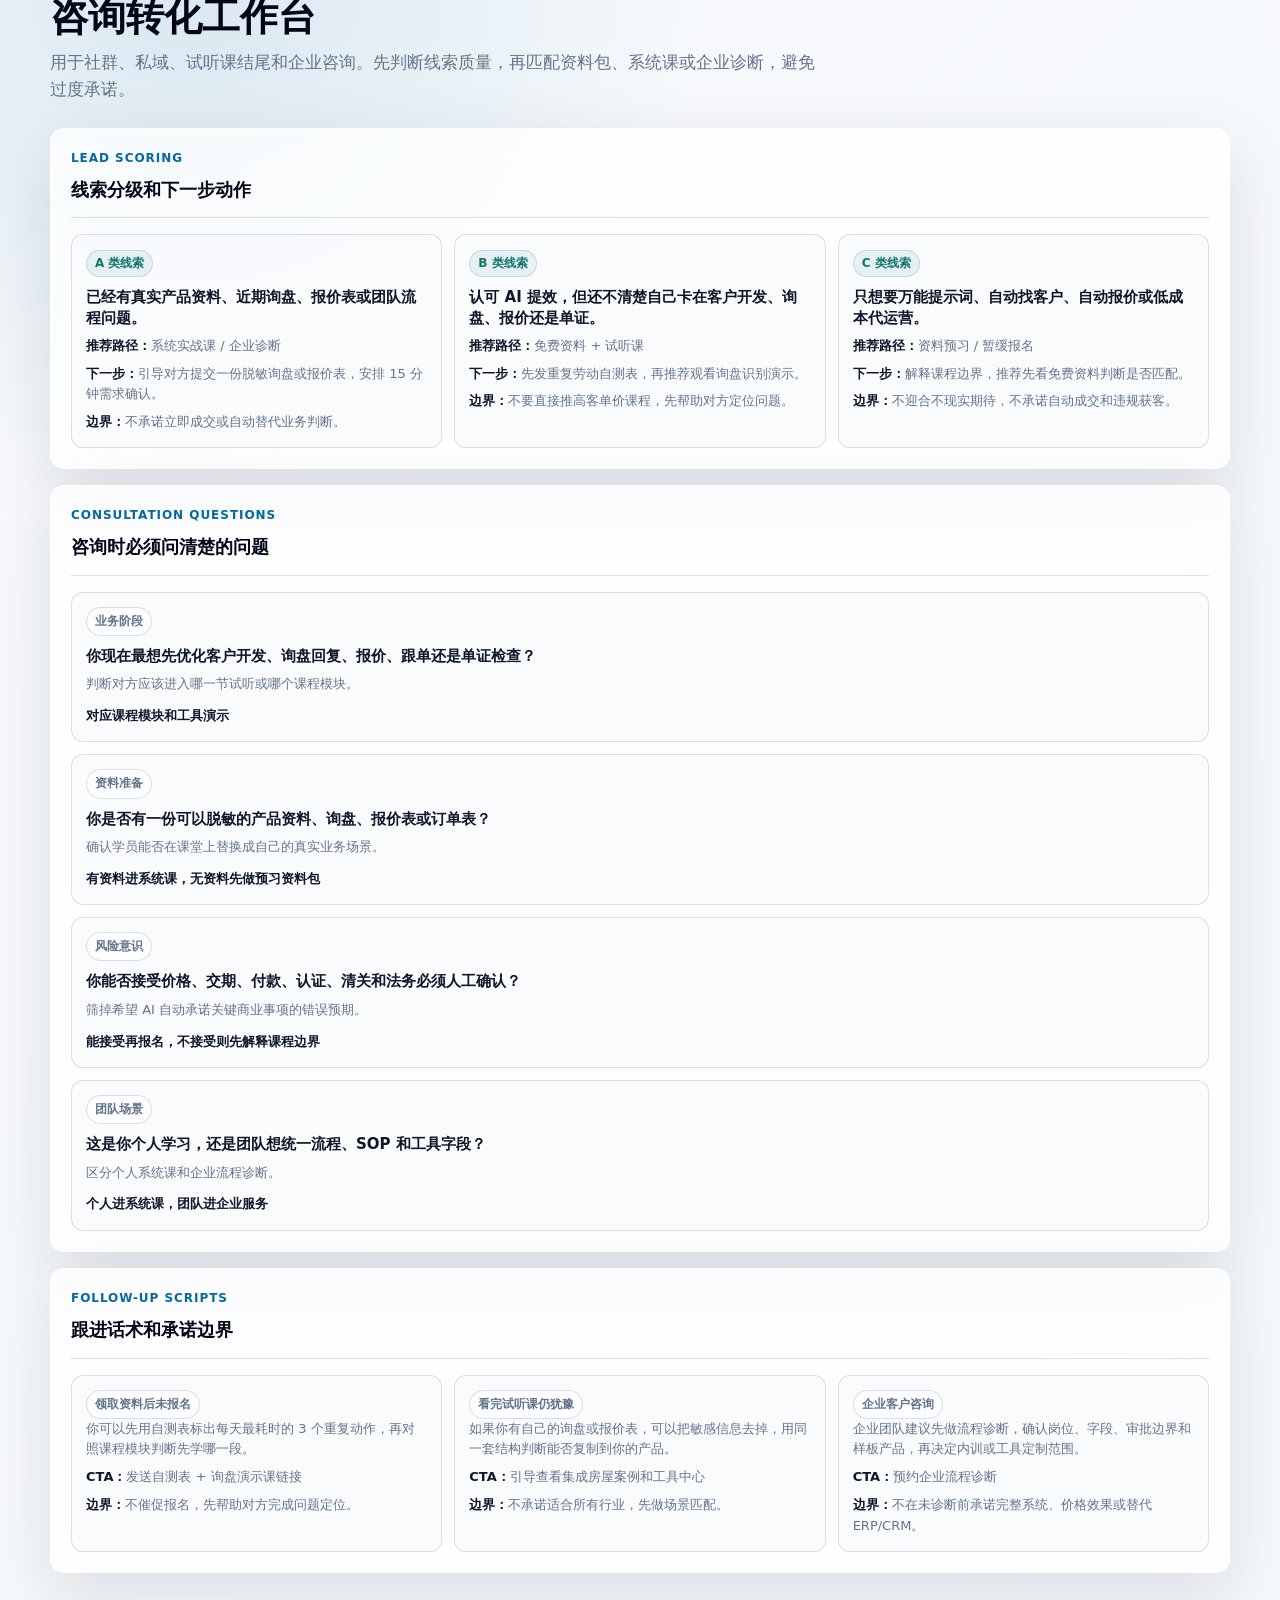
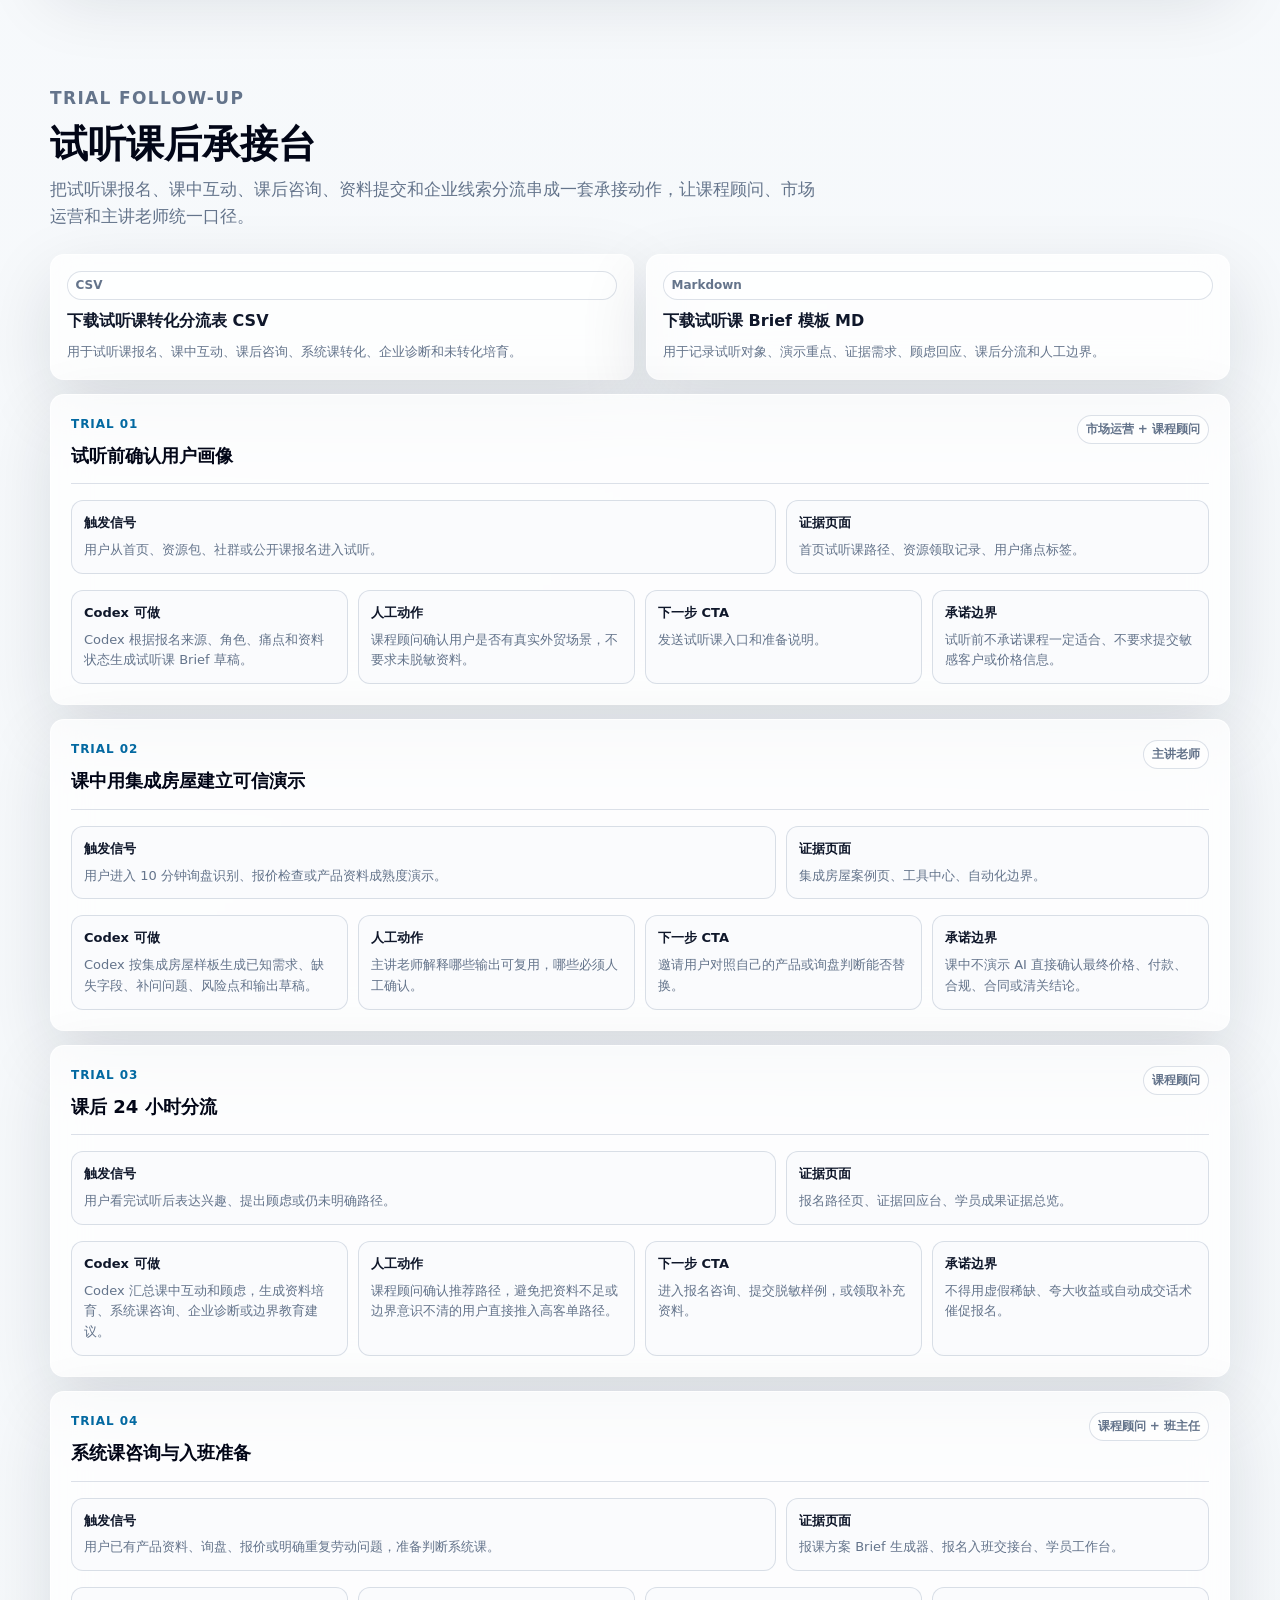
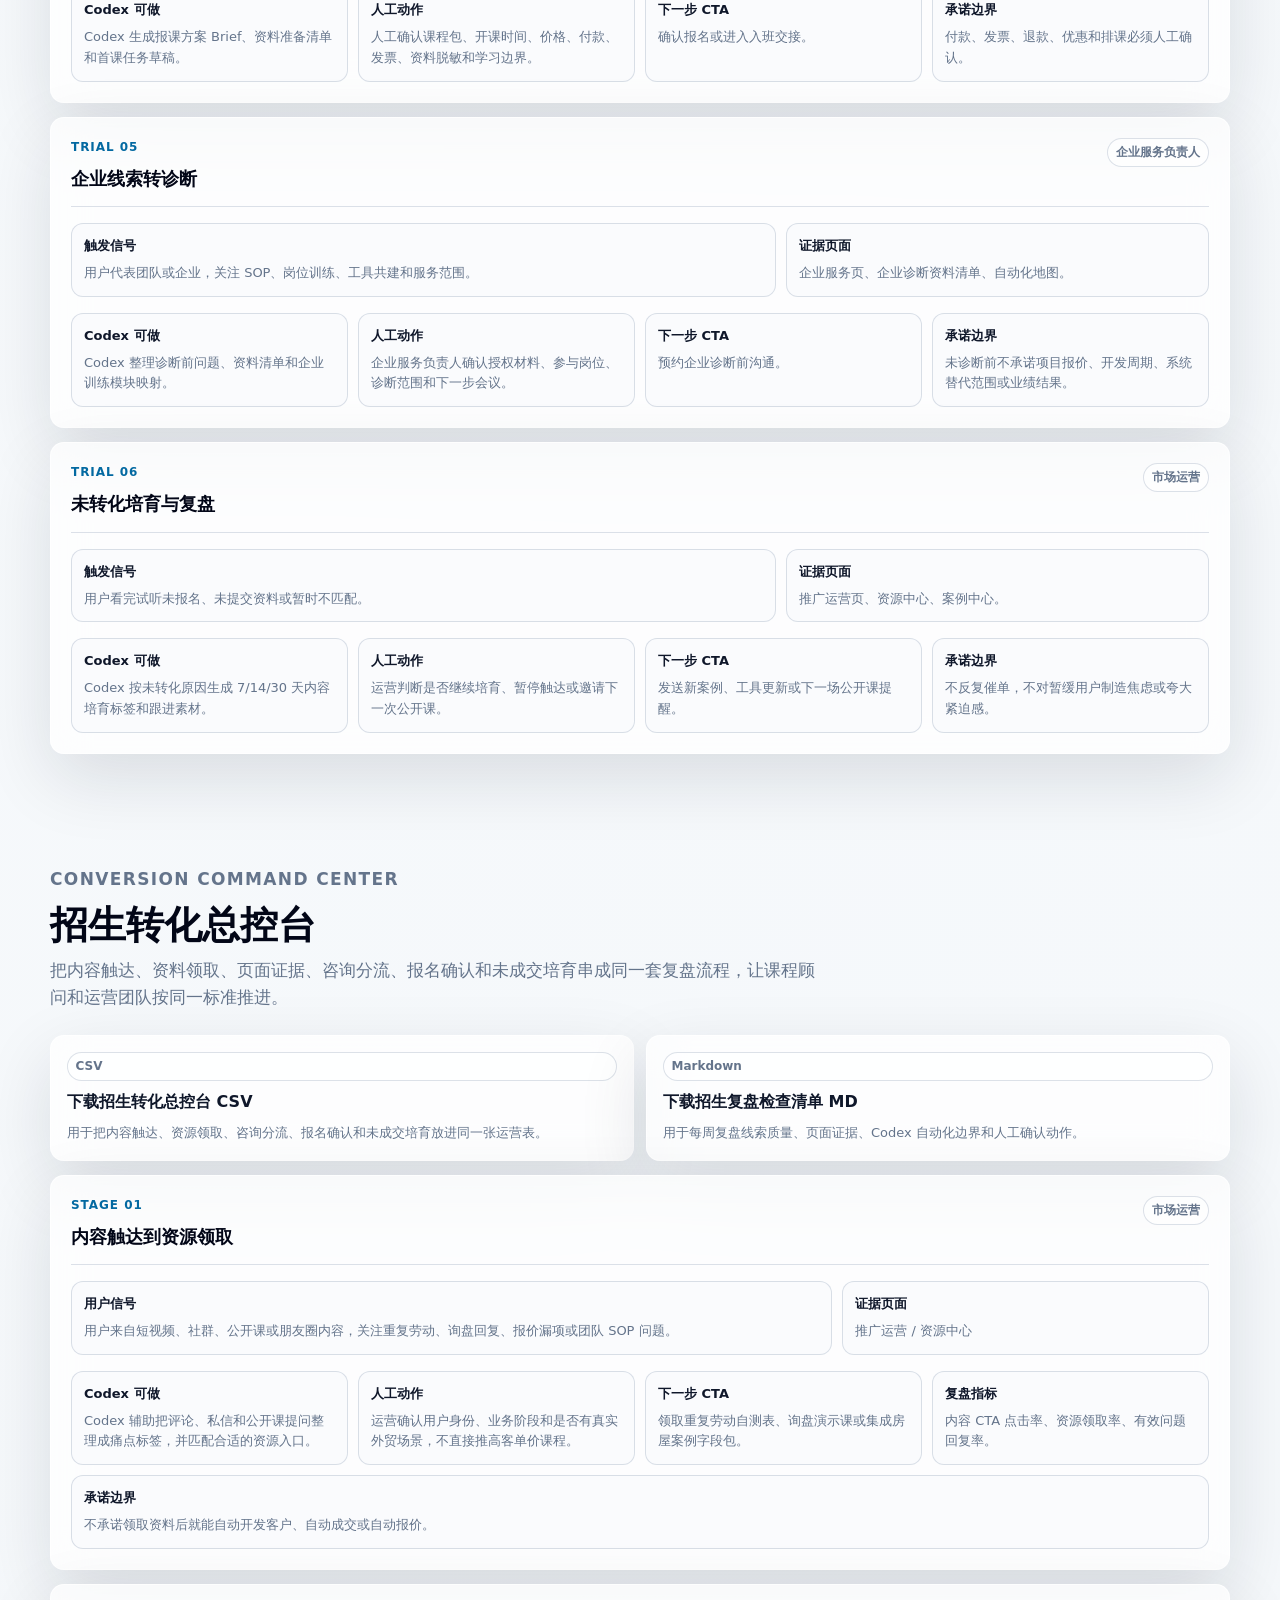
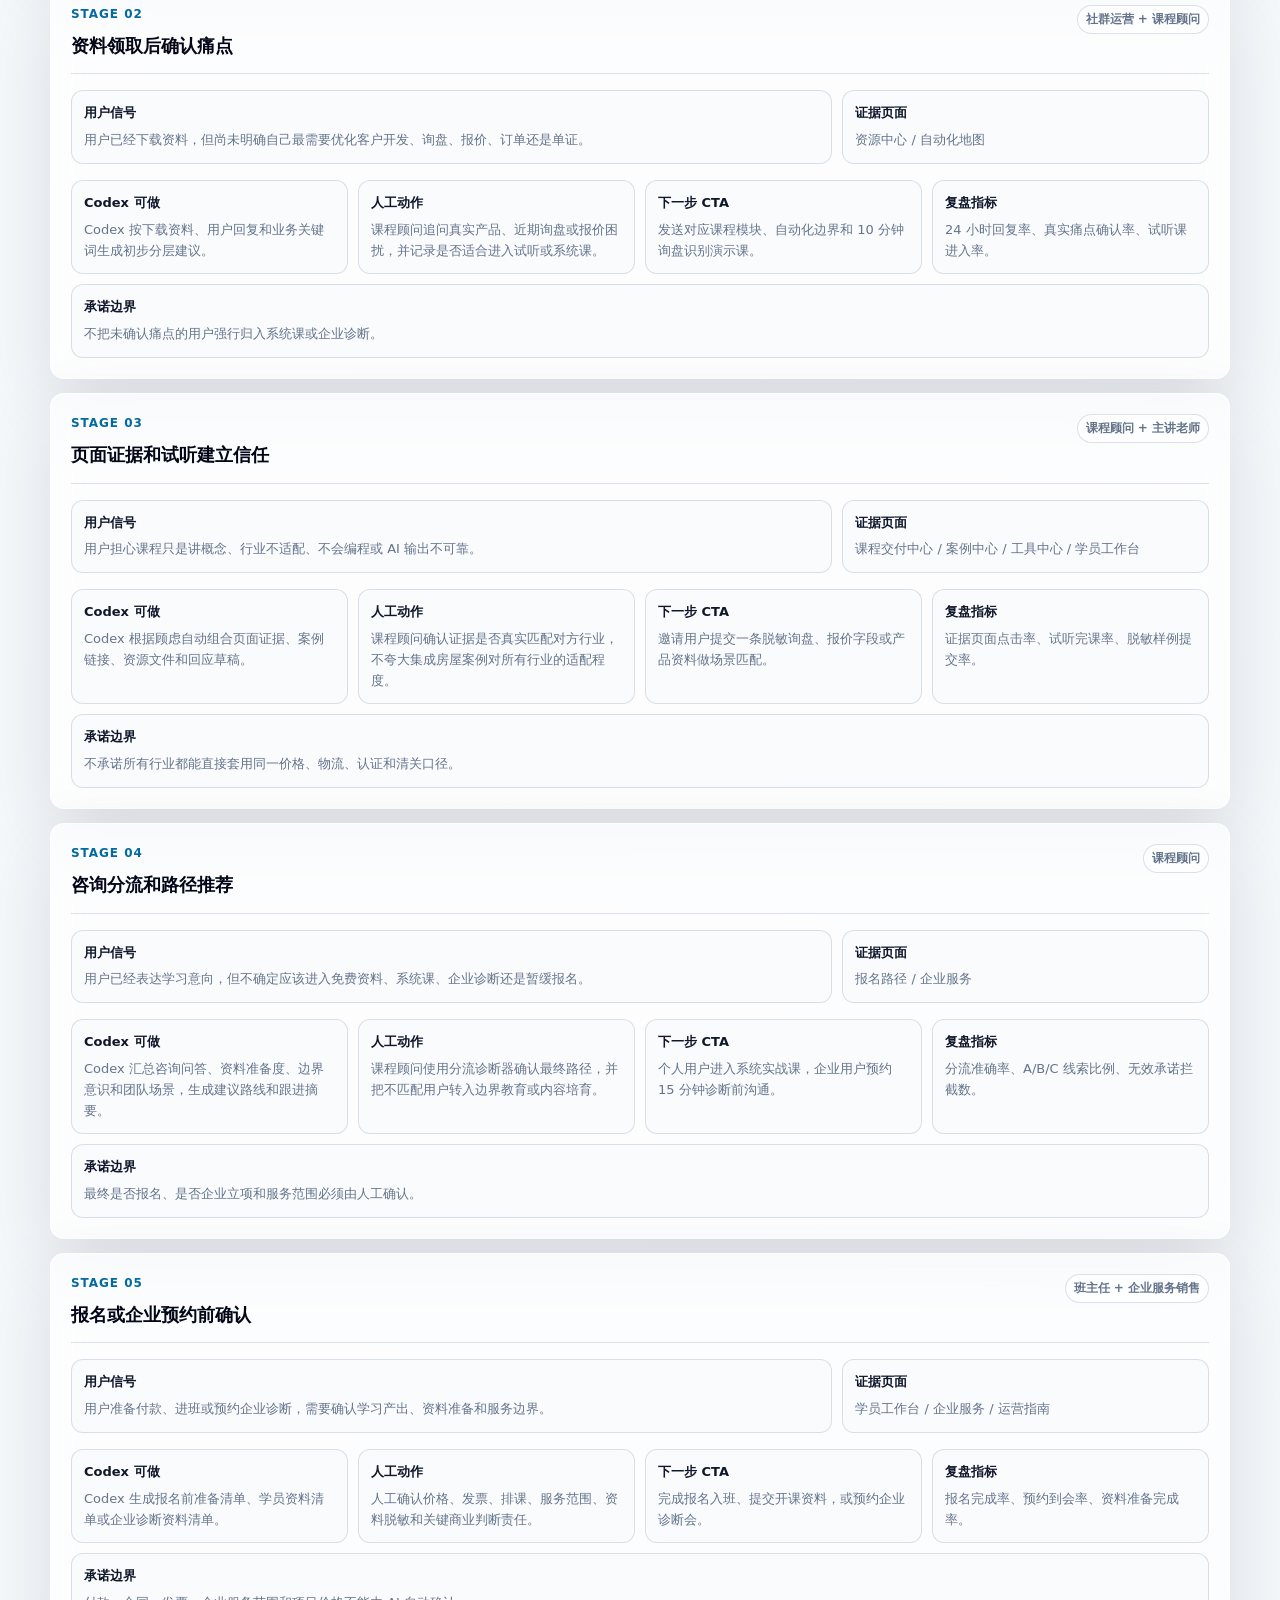
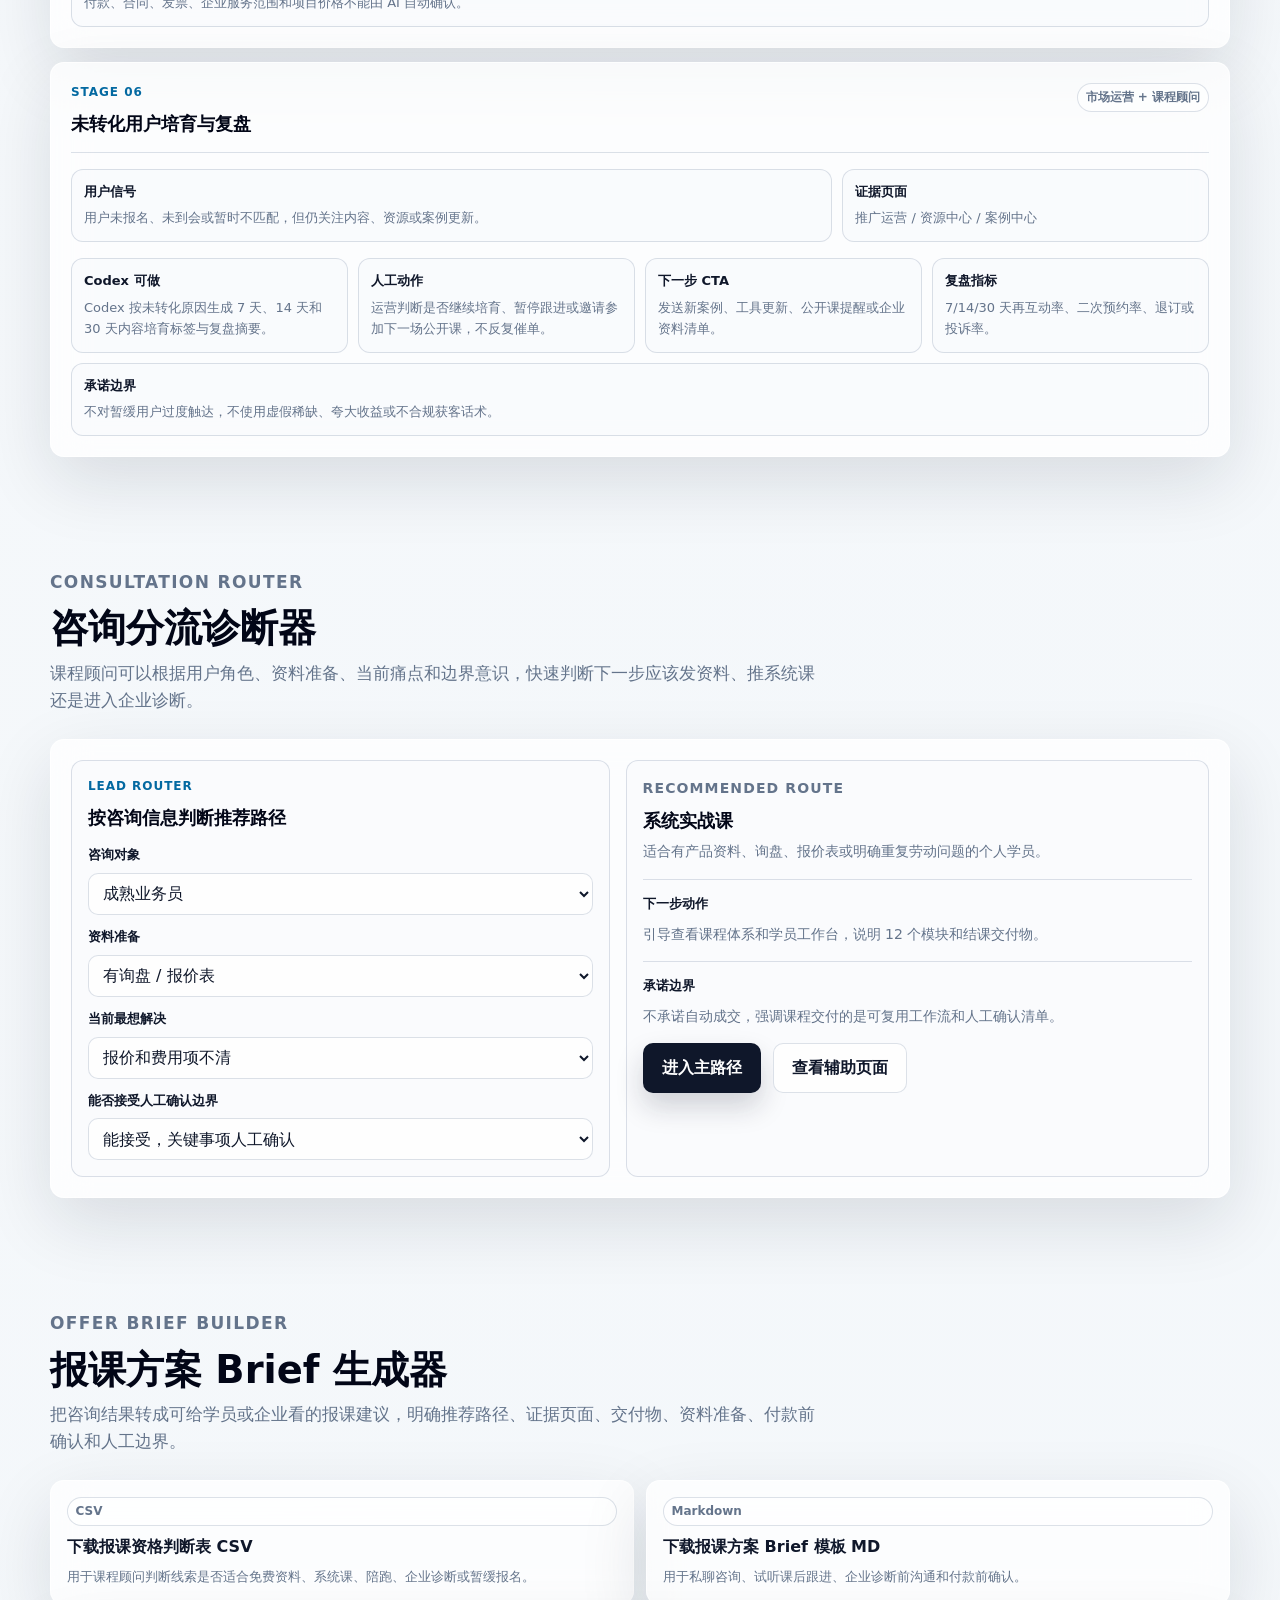
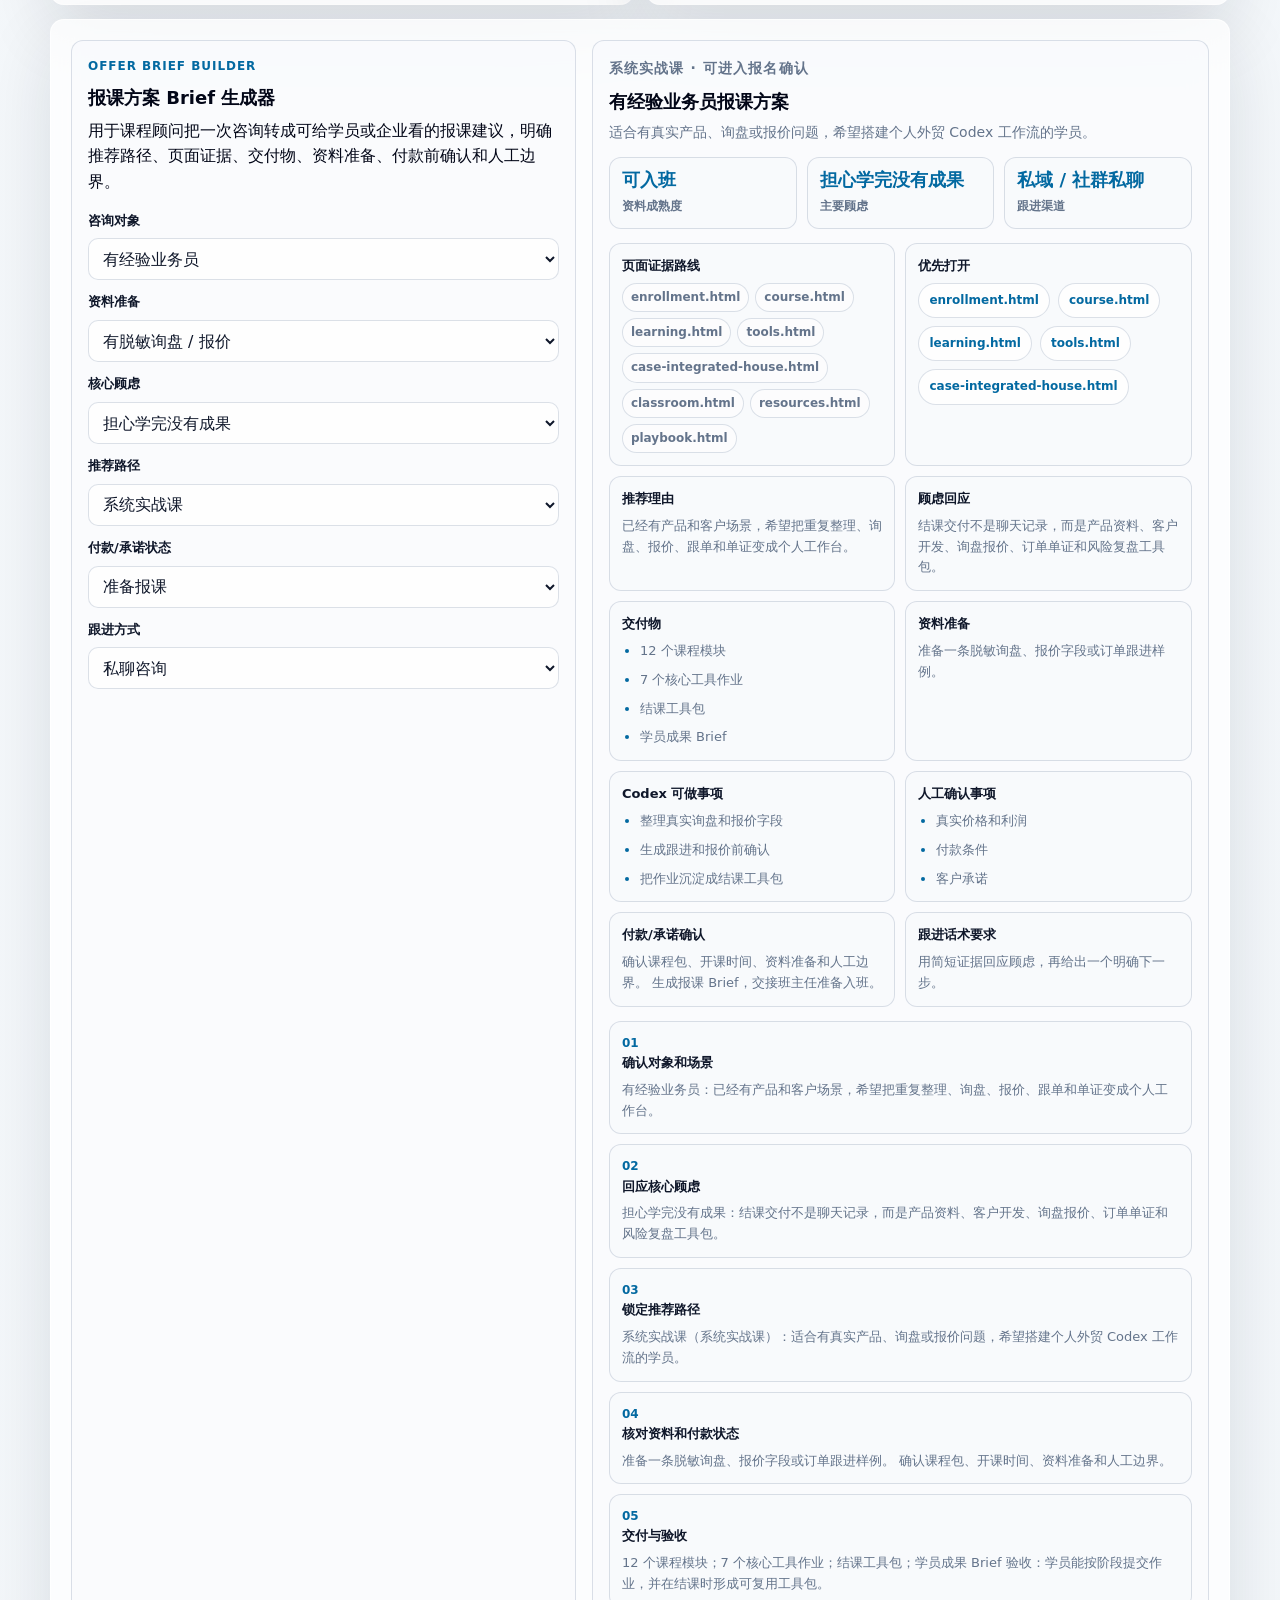
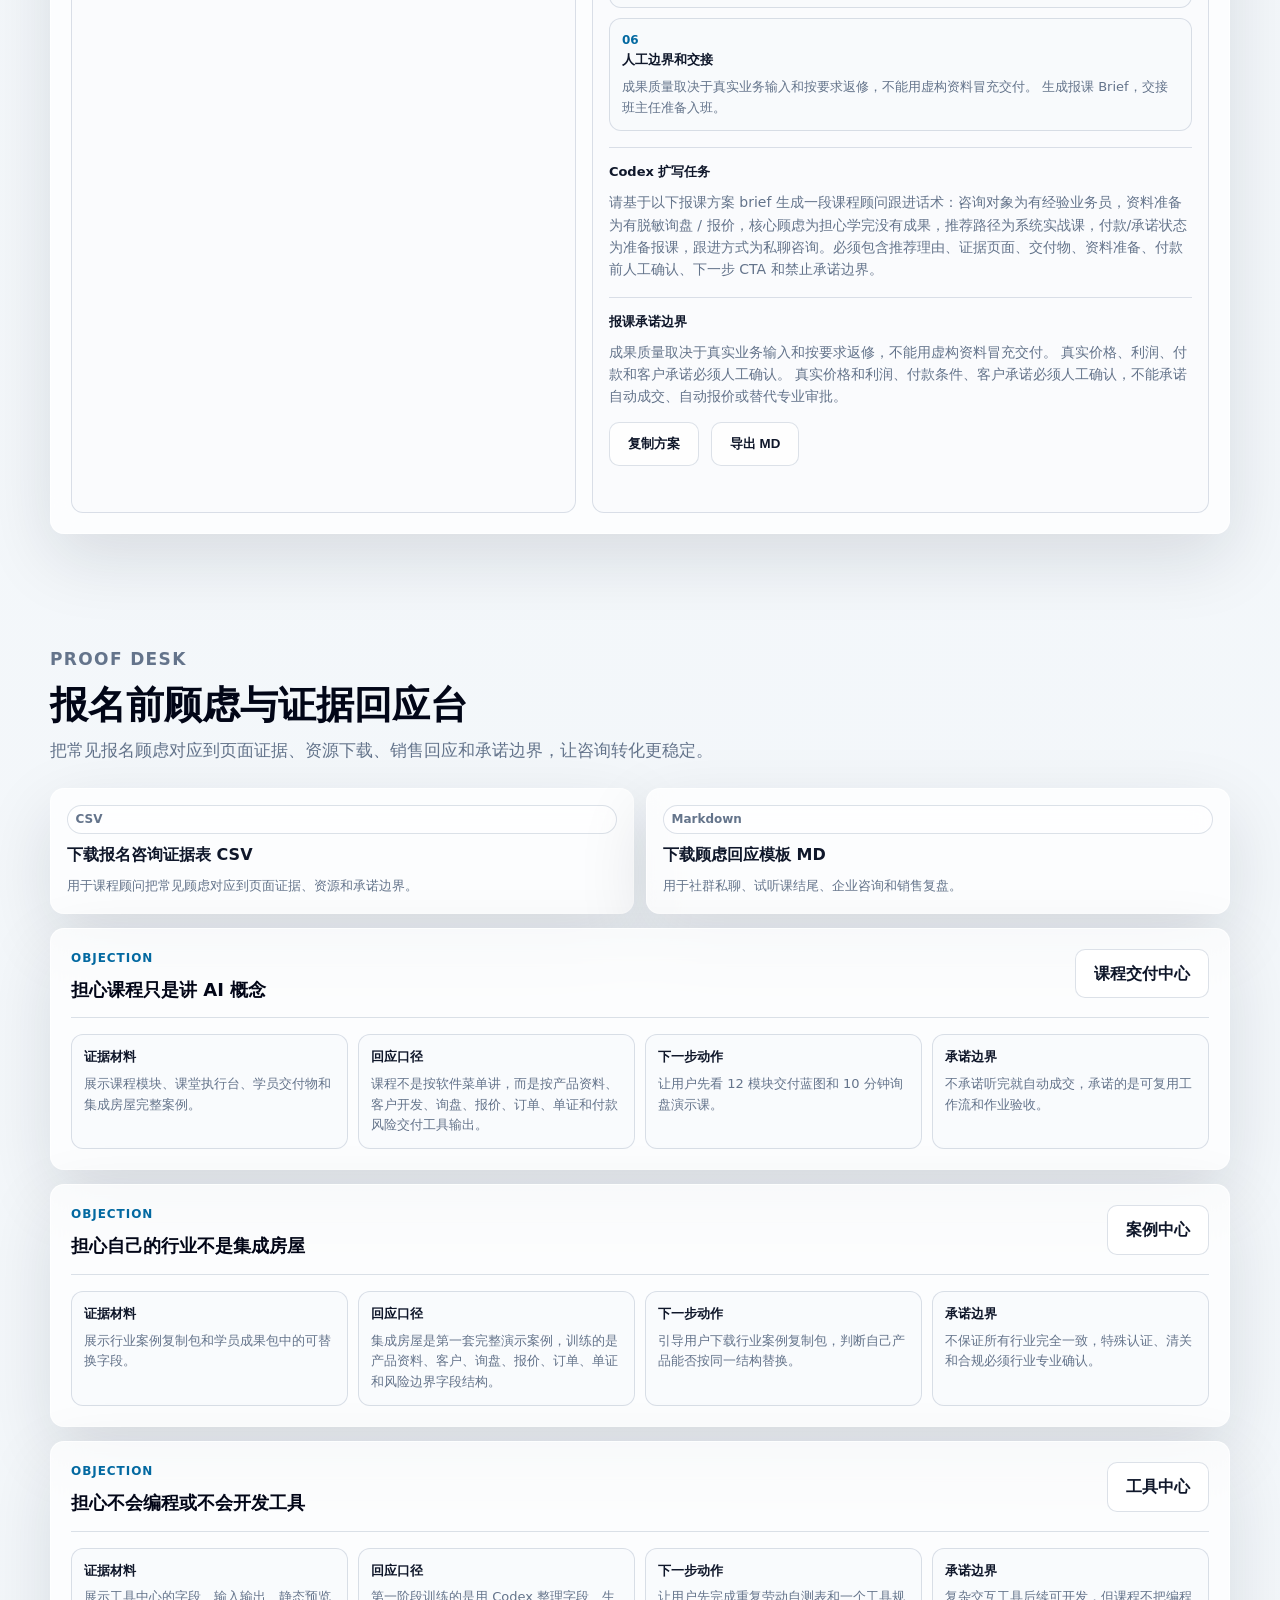
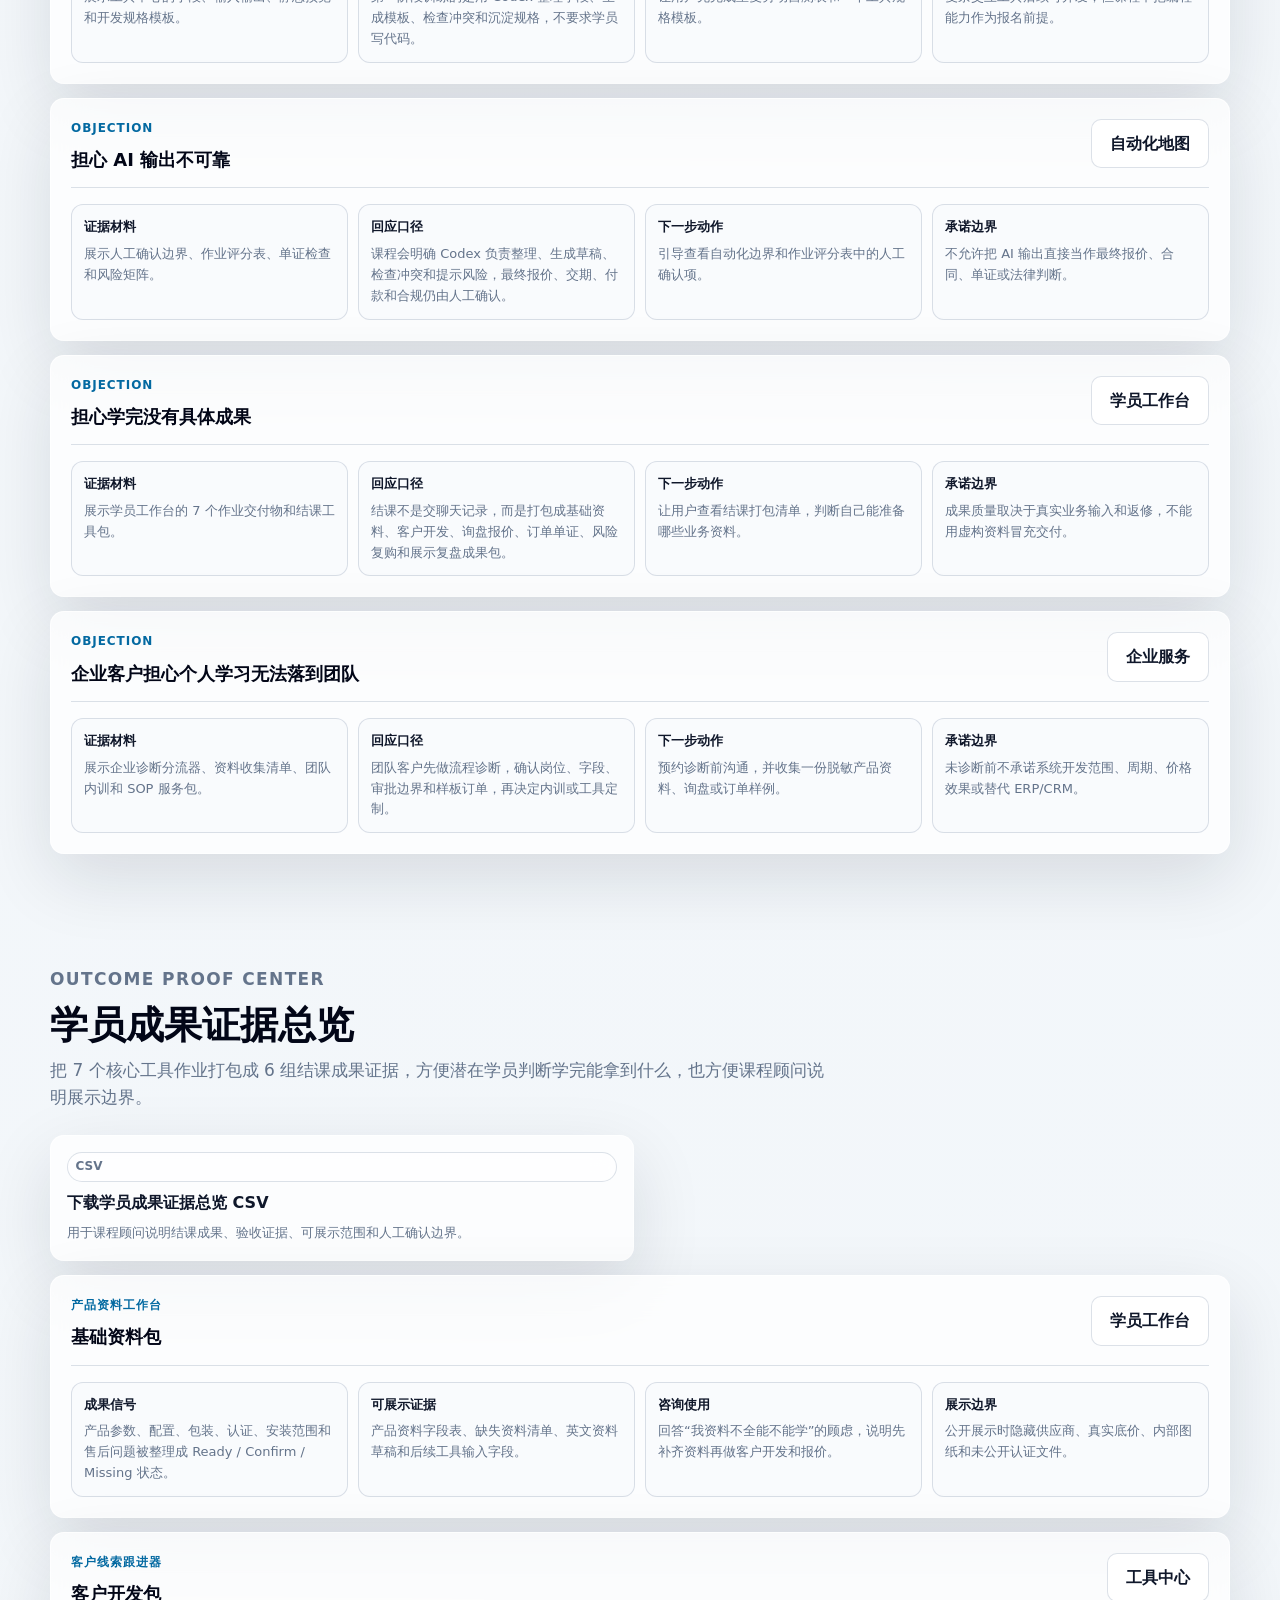
<file: enrollment.html>
<!doctype html>
<html lang="zh-CN">
  <head>
    <meta charset="utf-8" />
    <meta name="viewport" content="width=device-width, initial-scale=1" />
    <title>报名路径 | 外贸 Codex 训练平台</title>
    <meta name="description" content="外贸 Codex 自动化实战课报名路径、课程包、适合对象和学习交付结果。" />
    <link rel="icon" href="data:," />
    <link rel="stylesheet" href="./assets/styles.css?v=20260607-resource-review1" />
  </head>
  <body data-page="enrollment">
    <header class="site-header">
      <a class="brand" href="./index.html" aria-label="返回首页">
        <span class="brand-mark">FT</span>
        <span><strong>外贸 Codex 训练平台</strong><small>Enrollment Path</small></span>
      </a>
      <nav class="top-nav" data-site-nav aria-label="主导航"></nav>
    </header>

    <main>
      <section class="hero-section compact-hero">
        <div id="page-hero-data" class="hero-copy" data-page="enrollment"></div>
        <aside class="glass-panel page-aside">
          <h3>报名判断原则</h3>
          <p>先看你的业务问题是否能被流程化和工具化，再选择免费预习、系统实战课或企业训练营。</p>
          <div class="detail-block">
            <strong>不承诺的内容</strong>
            <p>课程不承诺自动成交、自动报价或替代专业审单，关键商业判断必须人工确认。</p>
          </div>
        </aside>
      </section>

      <section class="content-section">
        <div class="section-heading">
          <p class="eyebrow">Enrollment Snapshot</p>
          <h2>报名路径先讲清楚交付结果</h2>
          <p>学员报名不是为了学一个 AI 工具，而是为了拿到能在外贸业务里反复使用的工作流和输出物。</p>
        </div>
        <div id="enrollment-metrics" class="metric-grid"></div>
      </section>

      <section class="content-section">
        <div class="section-heading">
          <p class="eyebrow">Who Should Join</p>
          <h2>不同学员应该从哪条路径进入</h2>
          <p>外贸新人、成熟业务员和企业管理者的顾虑不同，报名页要先做清晰分流。</p>
        </div>
        <div id="enrollment-audience-paths" class="standard-card-list"></div>
      </section>

      <section class="content-section">
        <div class="section-heading">
          <p class="eyebrow">Offer Structure</p>
          <h2>课程与服务包</h2>
          <p>先用免费资料降低决策成本，再用系统实战课完成个人训练，企业客户则进入流程诊断。</p>
        </div>
        <div id="enrollment-packages" class="offer-grid"></div>
      </section>

      <section class="content-section">
        <div class="section-heading">
          <p class="eyebrow">Sales Desk</p>
          <h2>咨询转化工作台</h2>
          <p>用于社群、私域、试听课结尾和企业咨询。先判断线索质量，再匹配资料包、系统课或企业诊断，避免过度承诺。</p>
        </div>
        <div id="enrollment-sales-desk" class="sales-desk-list"></div>
      </section>

      <section class="content-section">
        <div class="section-heading">
          <p class="eyebrow">Trial Follow-up</p>
          <h2>试听课后承接台</h2>
          <p>把试听课报名、课中互动、课后咨询、资料提交和企业线索分流串成一套承接动作，让课程顾问、市场运营和主讲老师统一口径。</p>
        </div>
        <div id="enrollment-trial-followup"></div>
      </section>

      <section class="content-section">
        <div class="section-heading">
          <p class="eyebrow">Conversion Command Center</p>
          <h2>招生转化总控台</h2>
          <p>把内容触达、资料领取、页面证据、咨询分流、报名确认和未成交培育串成同一套复盘流程，让课程顾问和运营团队按同一标准推进。</p>
        </div>
        <div id="enrollment-conversion-command-center"></div>
      </section>

      <section class="content-section">
        <div class="section-heading">
          <p class="eyebrow">Consultation Router</p>
          <h2>咨询分流诊断器</h2>
          <p>课程顾问可以根据用户角色、资料准备、当前痛点和边界意识，快速判断下一步应该发资料、推系统课还是进入企业诊断。</p>
        </div>
        <div id="enrollment-decision-tool"></div>
      </section>

      <section class="content-section">
        <div class="section-heading">
          <p class="eyebrow">Offer Brief Builder</p>
          <h2>报课方案 Brief 生成器</h2>
          <p>把咨询结果转成可给学员或企业看的报课建议，明确推荐路径、证据页面、交付物、资料准备、付款前确认和人工边界。</p>
        </div>
        <div id="enrollment-offer-brief-builder"></div>
      </section>

      <section class="content-section">
        <div class="section-heading">
          <p class="eyebrow">Proof Desk</p>
          <h2>报名前顾虑与证据回应台</h2>
          <p>把常见报名顾虑对应到页面证据、资源下载、销售回应和承诺边界，让咨询转化更稳定。</p>
        </div>
        <div id="enrollment-proof-desk"></div>
      </section>

      <section class="content-section">
        <div class="section-heading">
          <p class="eyebrow">Outcome Proof Center</p>
          <h2>学员成果证据总览</h2>
          <p>把 7 个核心工具作业打包成 6 组结课成果证据，方便潜在学员判断学完能拿到什么，也方便课程顾问说明展示边界。</p>
        </div>
        <div id="enrollment-outcome-proof"></div>
      </section>

      <section id="enrollment-toolchain-proof" class="content-section">
        <div class="section-heading">
          <p class="eyebrow">Toolchain Proof</p>
          <h2>5 工具链成果证据承接台</h2>
          <p>把学员 5 工具链作业验收结果转成报名咨询证据、公开展示候选、企业诊断信号和禁止承诺边界。</p>
        </div>
        <div id="enrollment-toolchain-proof-content"></div>
      </section>

      <section id="enrollment-showcase-proof-router" class="content-section">
        <div class="section-heading">
          <p class="eyebrow">Showcase Proof Router</p>
          <h2>正式课成果到招生证据路由</h2>
          <p>把学员正式课作业验收结果转成咨询可用证据、公开展示候选、企业线索信号和禁止承诺边界，避免优秀作业只停留在课堂内部。</p>
        </div>
        <div id="enrollment-showcase-proof-router-content"></div>
      </section>

      <section id="enrollment-application-proof-router" class="content-section">
        <div class="section-heading">
          <p class="eyebrow">Application Proof Router</p>
          <h2>结课后真实应用证据承接台</h2>
          <p>把学员结课后 7/30/90 天的真实业务使用证据，承接到招生咨询、公开展示、企业诊断、课程返修或工具 Sprint，避免把课堂作业误当成真实业务效果。</p>
        </div>
        <div id="enrollment-application-proof-router-content"></div>
      </section>

      <section class="content-section">
        <div class="section-heading">
          <p class="eyebrow">Onboarding Handoff</p>
          <h2>报名确认到入班交接台</h2>
          <p>把报名确认、资料准备、班主任交接、助教检查、老师开课前确认和人工承诺边界串成一套可执行流程。</p>
        </div>
        <div id="enrollment-handoff-desk"></div>
      </section>

      <section class="content-section">
        <div class="section-heading">
          <p class="eyebrow">Learning Path</p>
          <h2>从预习到工具化的学习路径</h2>
          <p>报名后的学习路径必须和网站课程、案例、工具、指令库保持一致，方便直接用网页上课。</p>
        </div>
        <div id="enrollment-learning-path" class="lesson-flow"></div>
      </section>

      <section class="content-section">
        <div class="section-heading">
          <p class="eyebrow">Outcomes</p>
          <h2>学完后应该拿到什么</h2>
          <p>用可检查的业务输出物说明课程价值，避免只停留在“提高效率”的抽象描述。</p>
        </div>
        <div id="enrollment-outcomes" class="card-grid wide-grid"></div>
      </section>

      <section class="content-section">
        <div class="section-heading">
          <p class="eyebrow">Qualification</p>
          <h2>报名前自查条件</h2>
          <p>这些条件帮助学员判断自己是否适合报名，也帮助课程顾问筛选不匹配的需求。</p>
        </div>
        <div id="enrollment-qualification" class="glass-panel standard-panel"></div>
      </section>

      <section class="content-section">
        <div class="section-heading">
          <p class="eyebrow">Learner Concerns</p>
          <h2>报名前常见顾虑</h2>
          <p>这些回答用于报名页、社群答疑、试听课结尾和销售沟通，保持承诺边界一致。</p>
        </div>
        <div id="enrollment-concerns" class="card-grid wide-grid"></div>
      </section>

      <section class="content-section final-cta">
        <div class="glass-panel">
          <p class="eyebrow">Next Action</p>
          <h2>先选择一条进入路径</h2>
          <p>如果还在观望，先领取资料包；如果已经明确要系统学习，直接查看课程体系；如果是团队问题，进入企业服务诊断。</p>
          <div class="hero-actions">
            <a class="button primary" href="./resources.html">先领取资料包</a>
            <a class="button secondary" href="./course.html">查看系统课程</a>
            <a class="button secondary" href="./learning.html">查看学员交付</a>
            <a class="button secondary" href="./enterprise.html">企业流程诊断</a>
          </div>
        </div>
      </section>
    </main>

    <script src="./data/site.js?v=20260607-resource-review1"></script>
    <script src="./data/enrollment.js?v=20260607-resource-review1"></script>
    <script src="./assets/app.js?v=20260607-resource-review1"></script>
  </body>
</html>
</file>
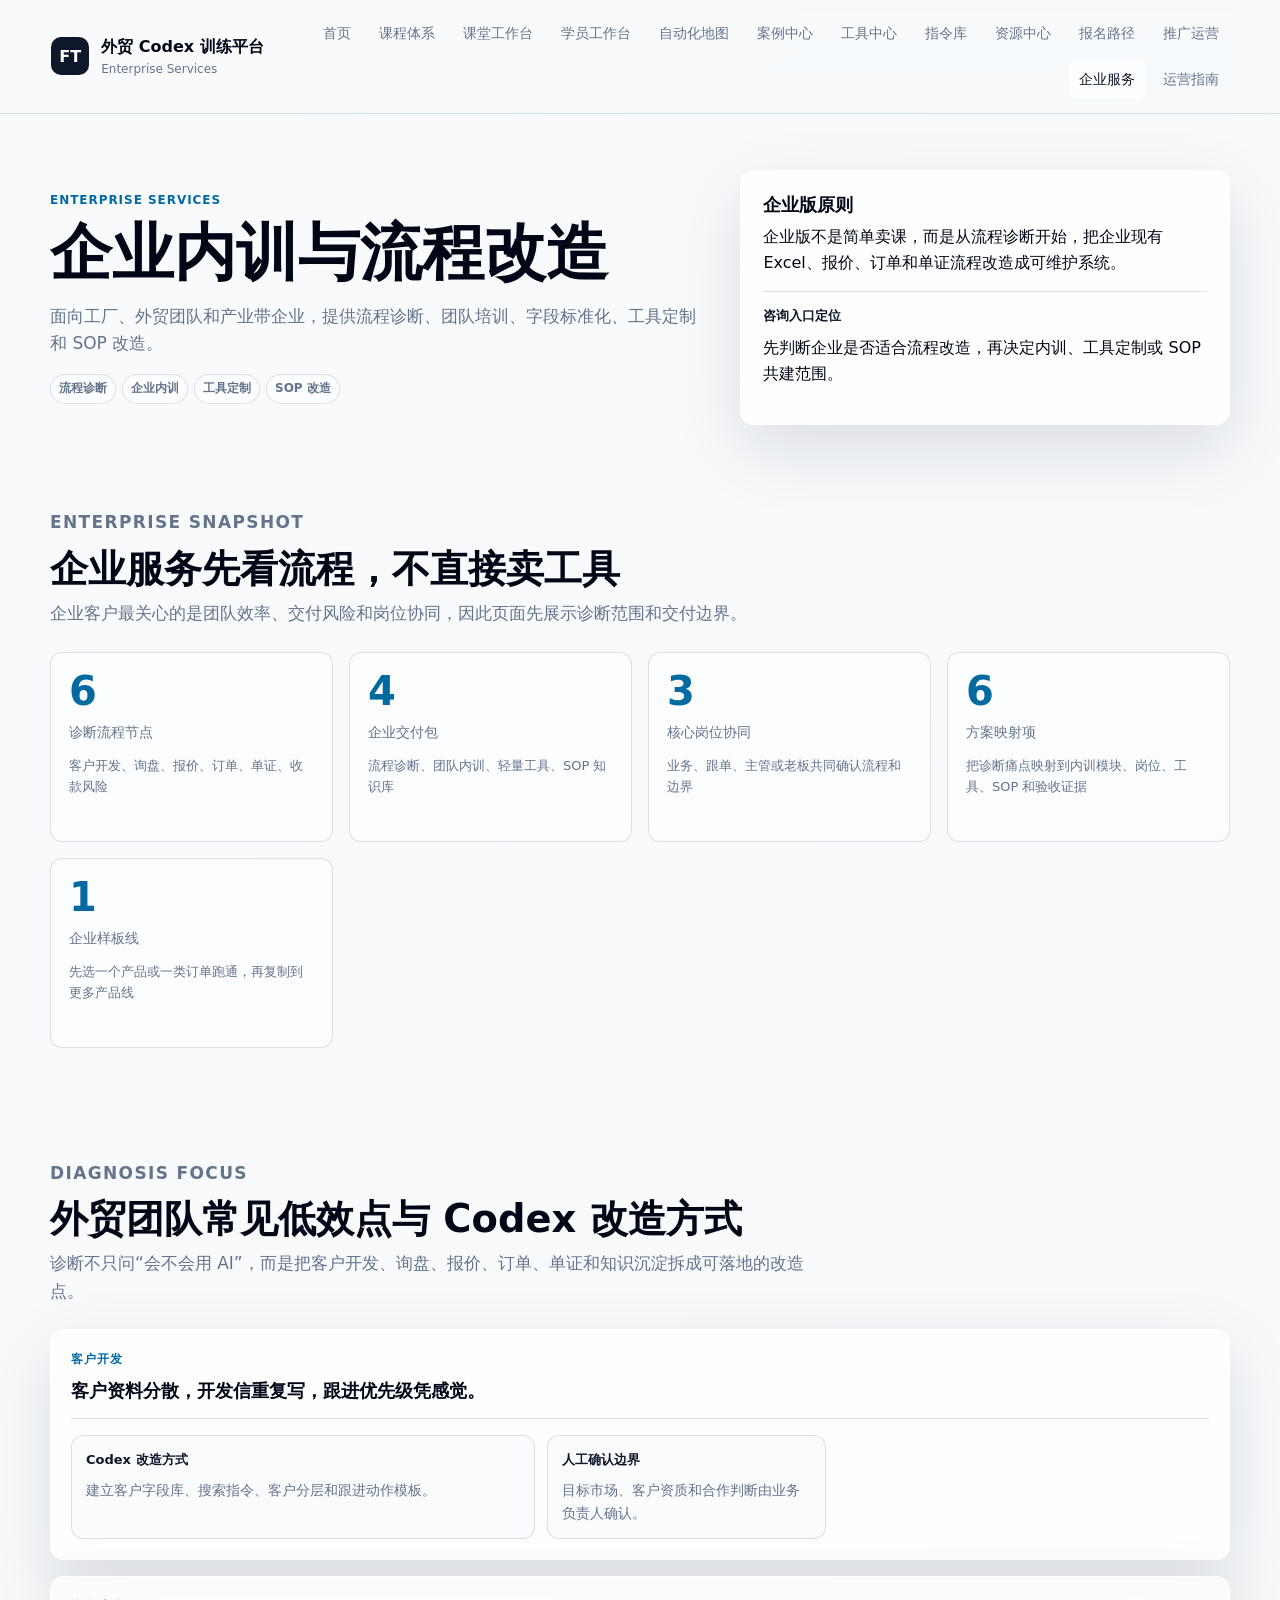
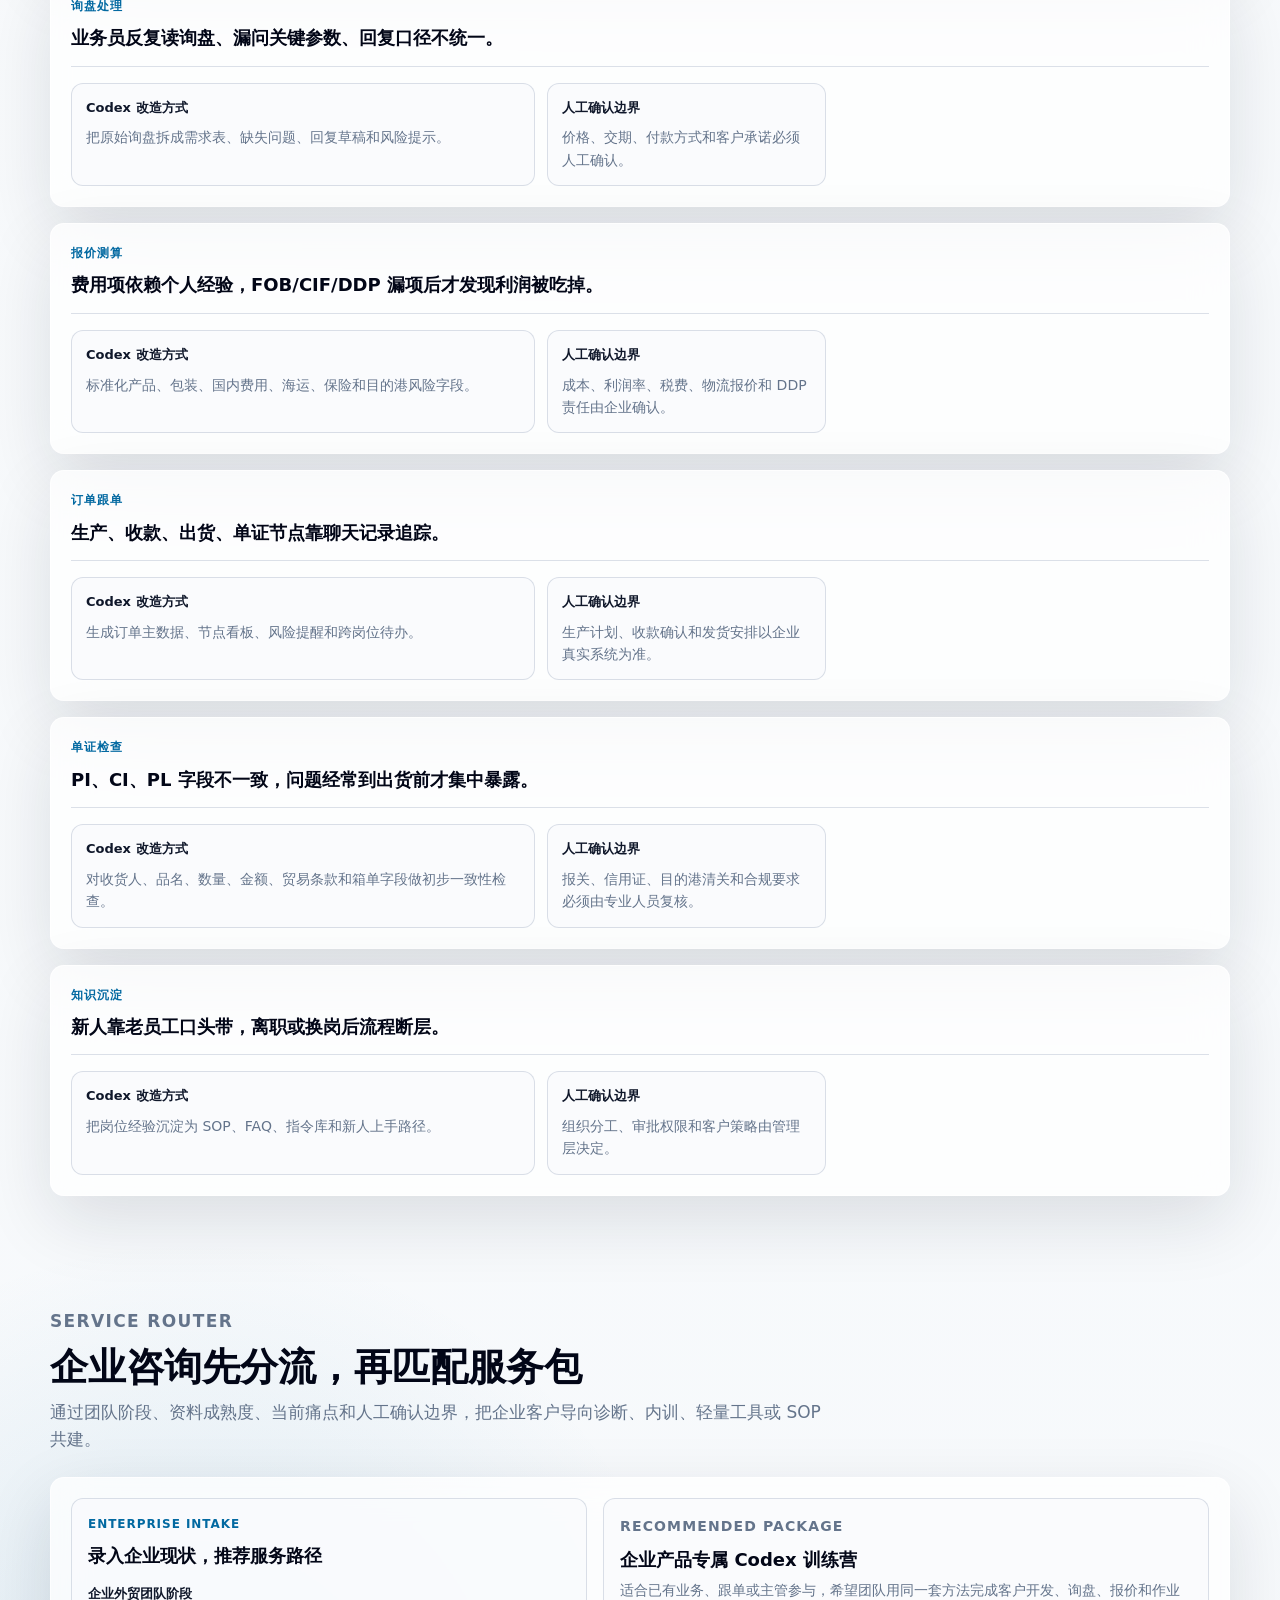
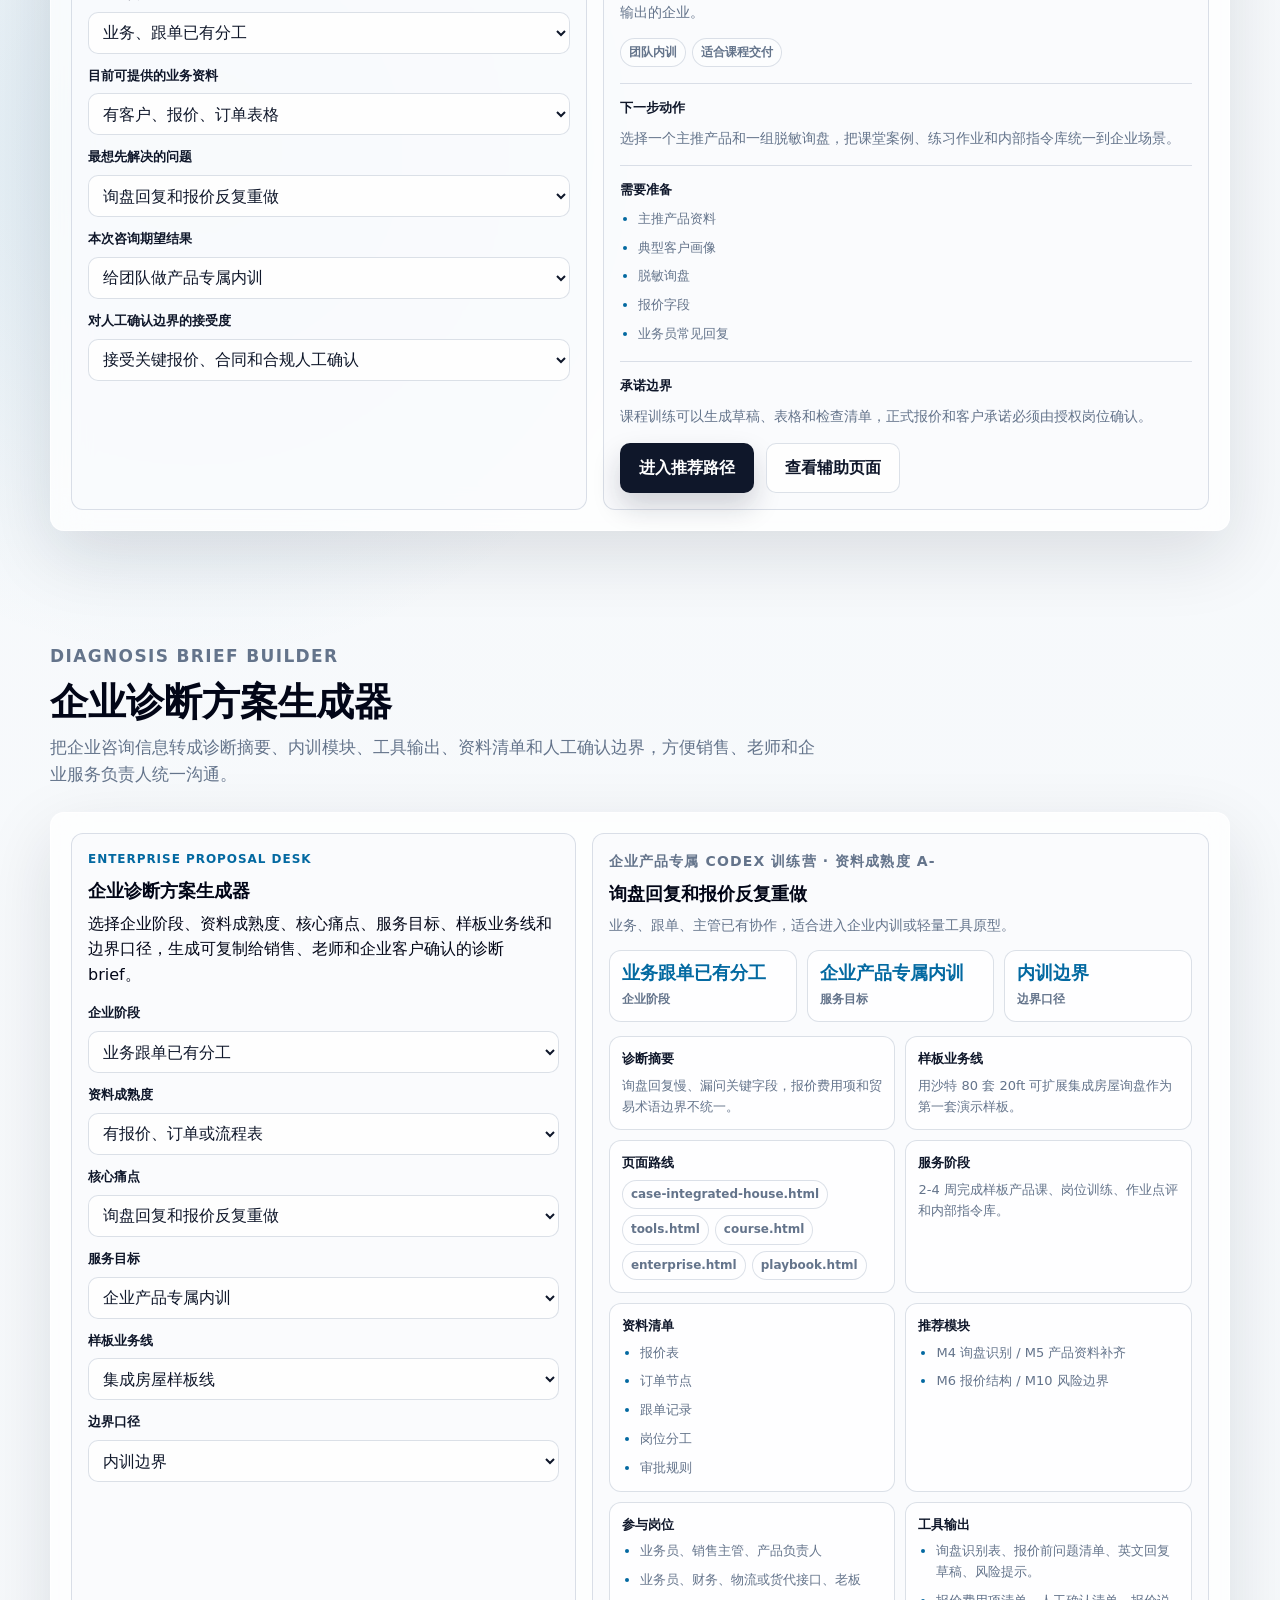
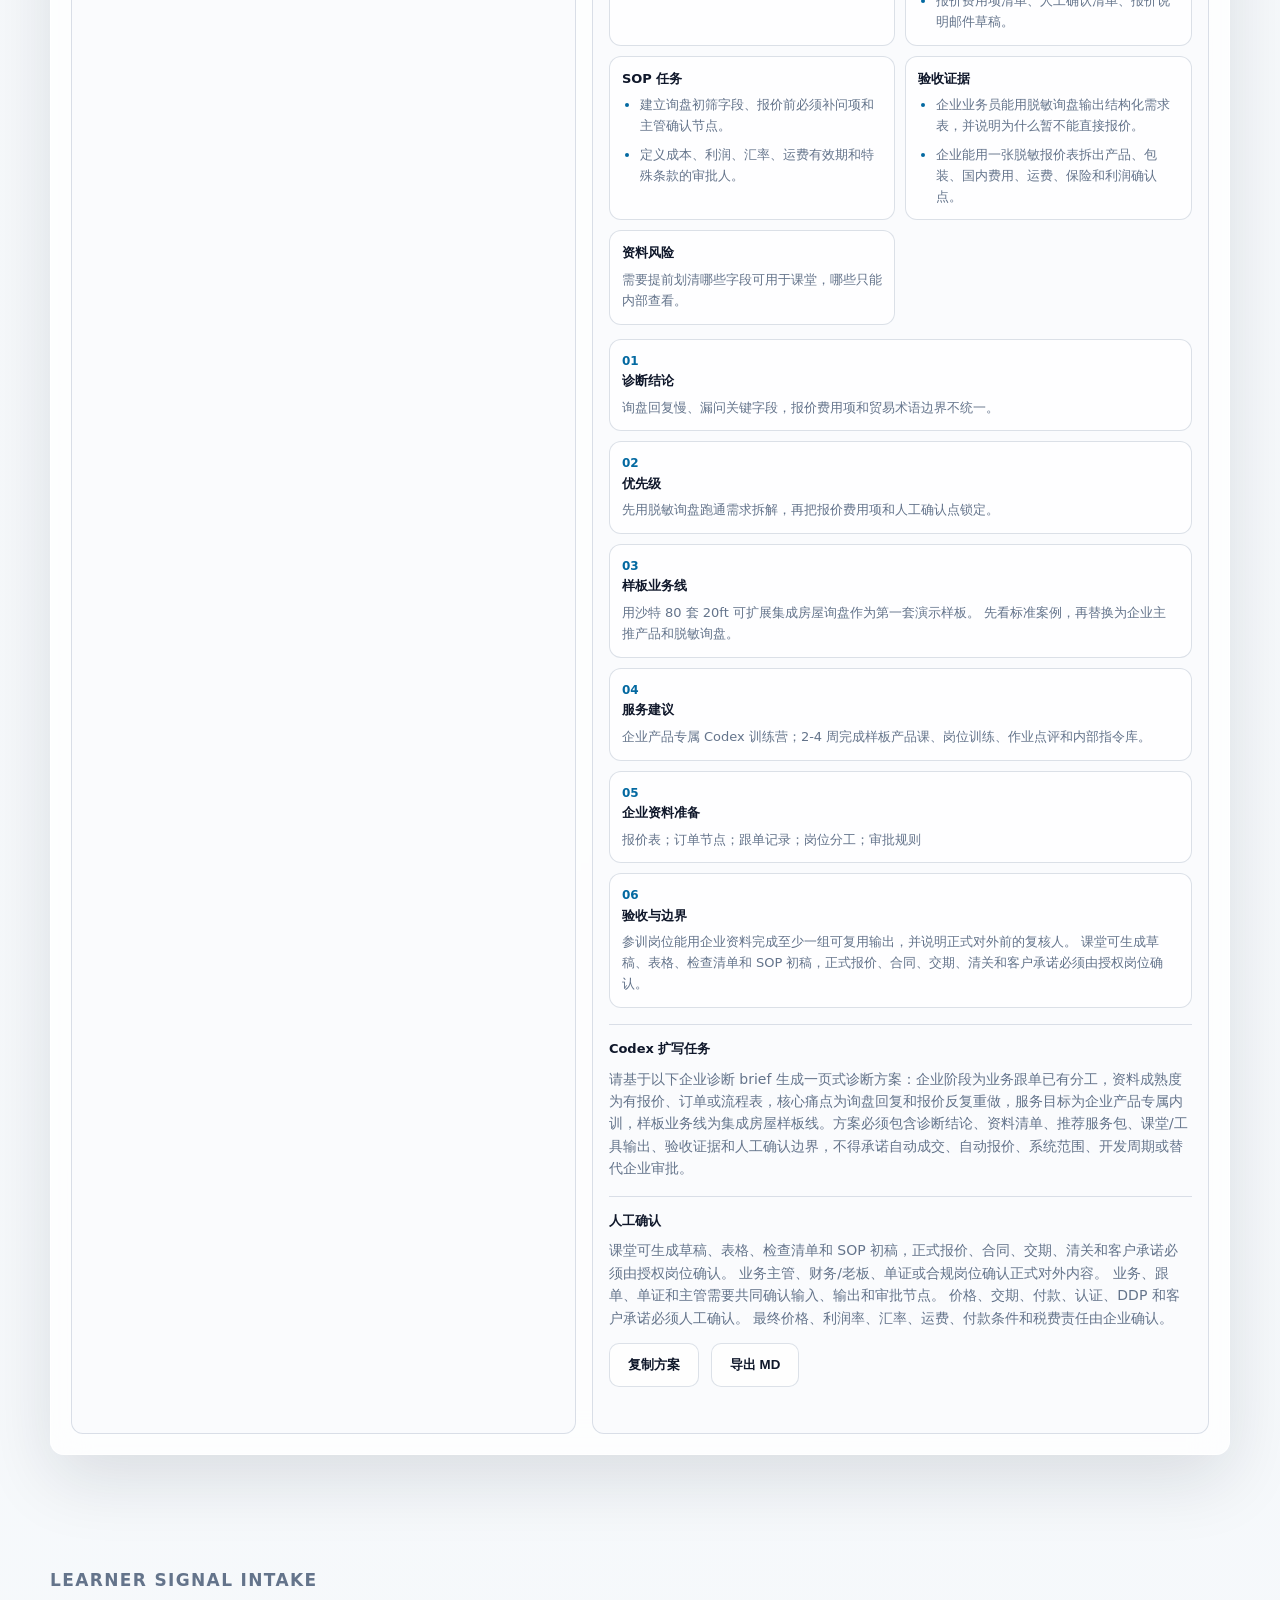
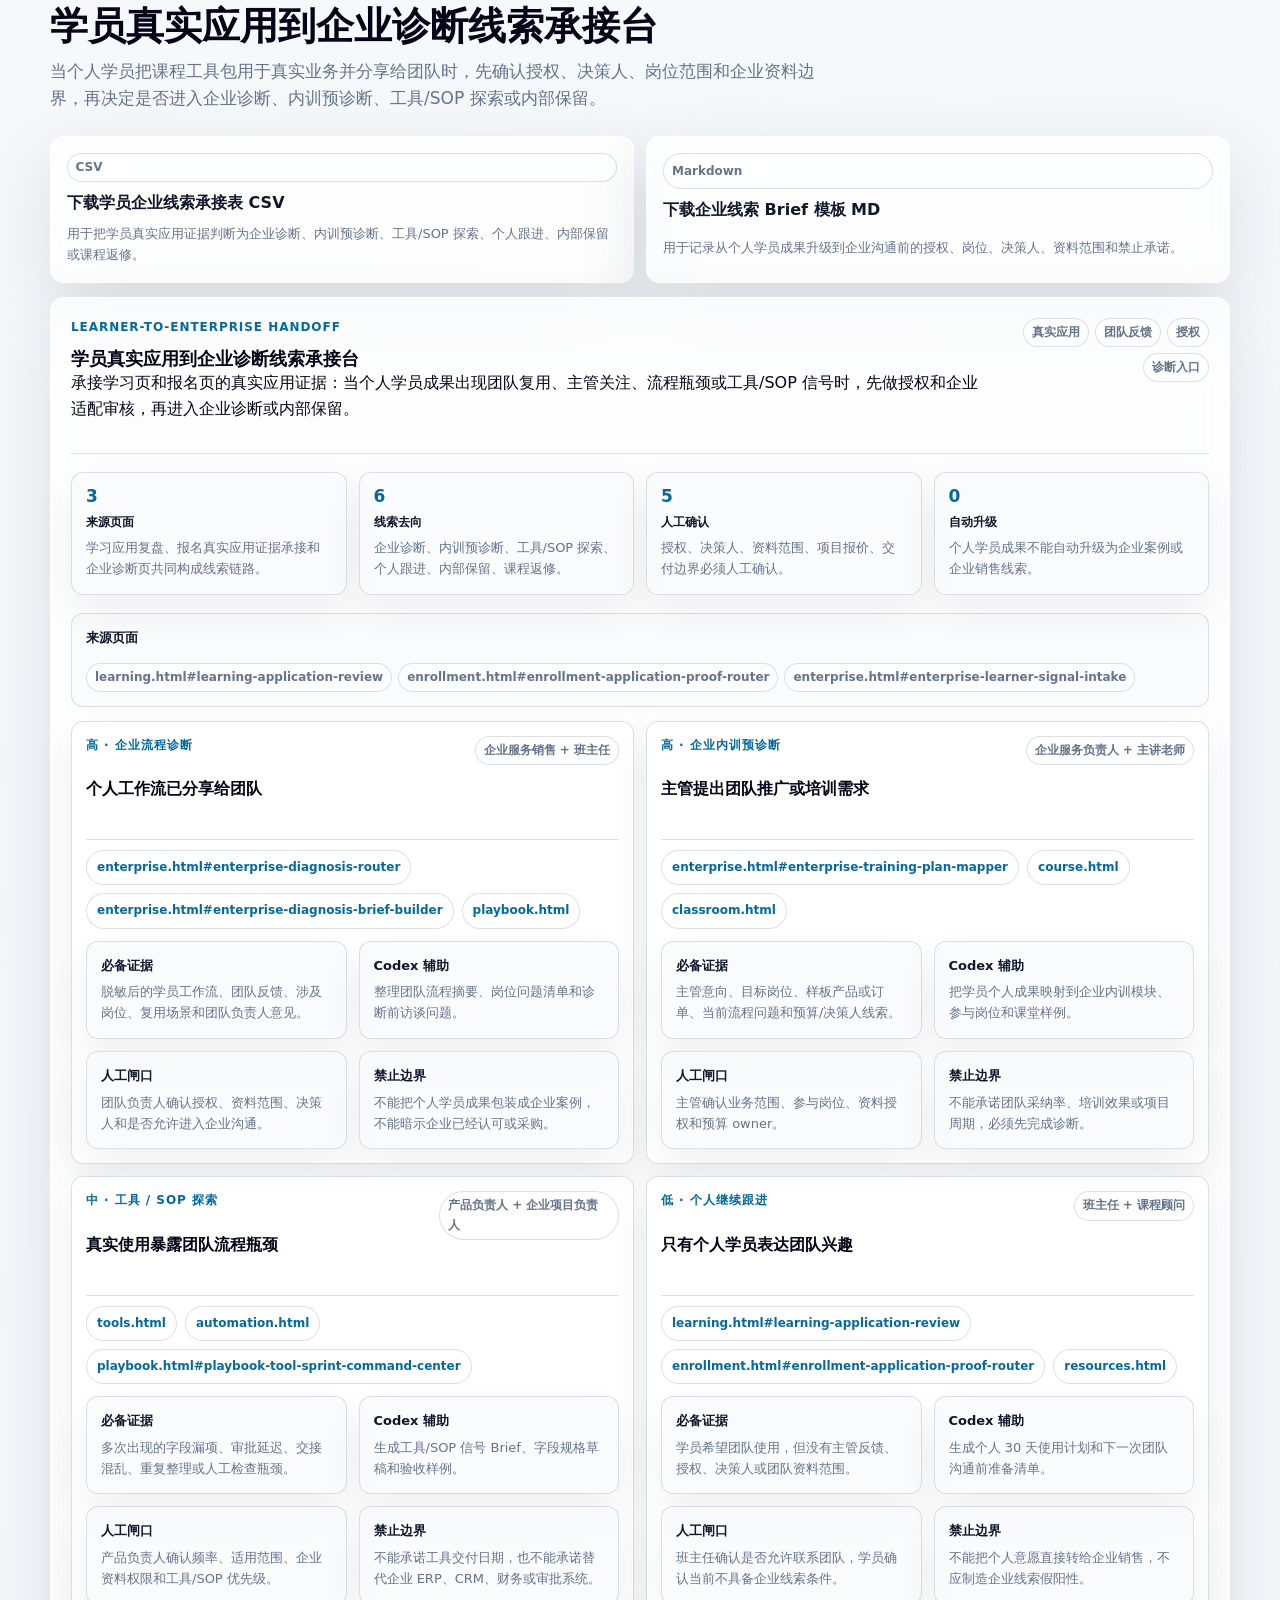
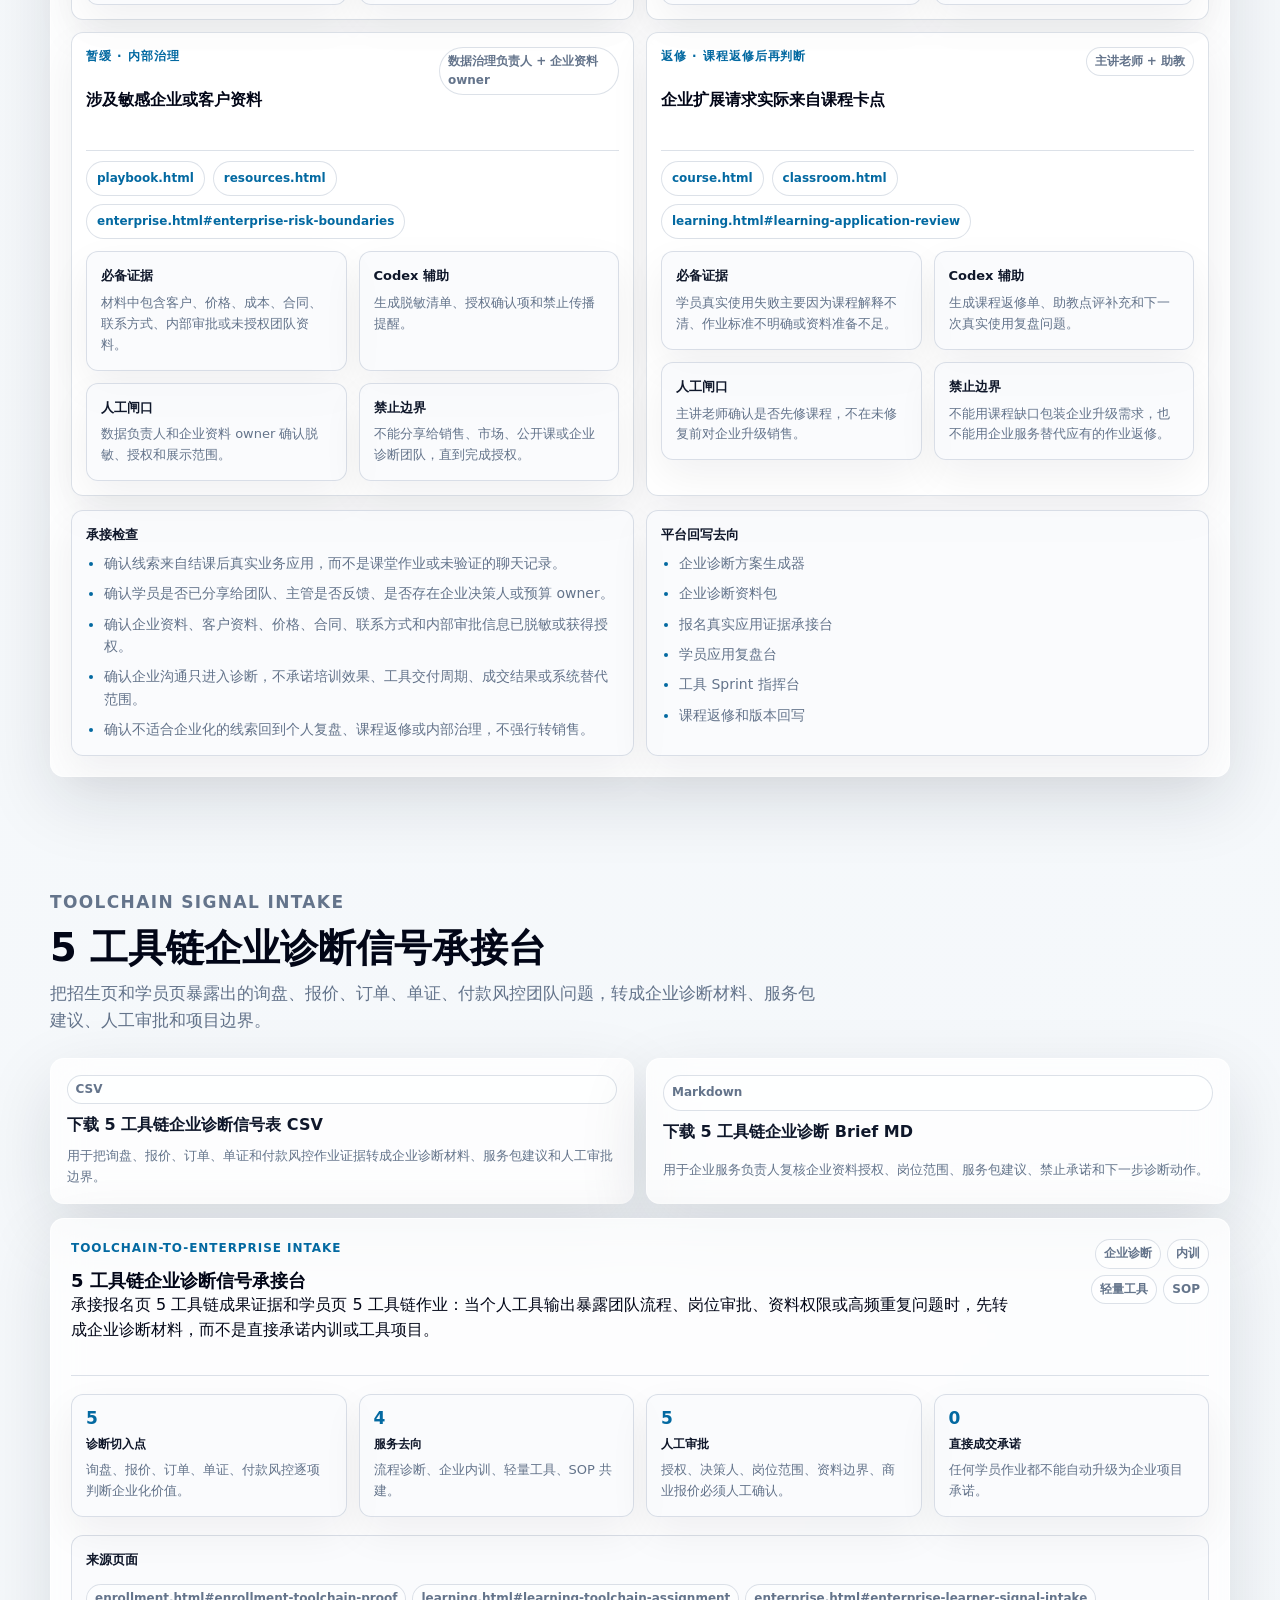
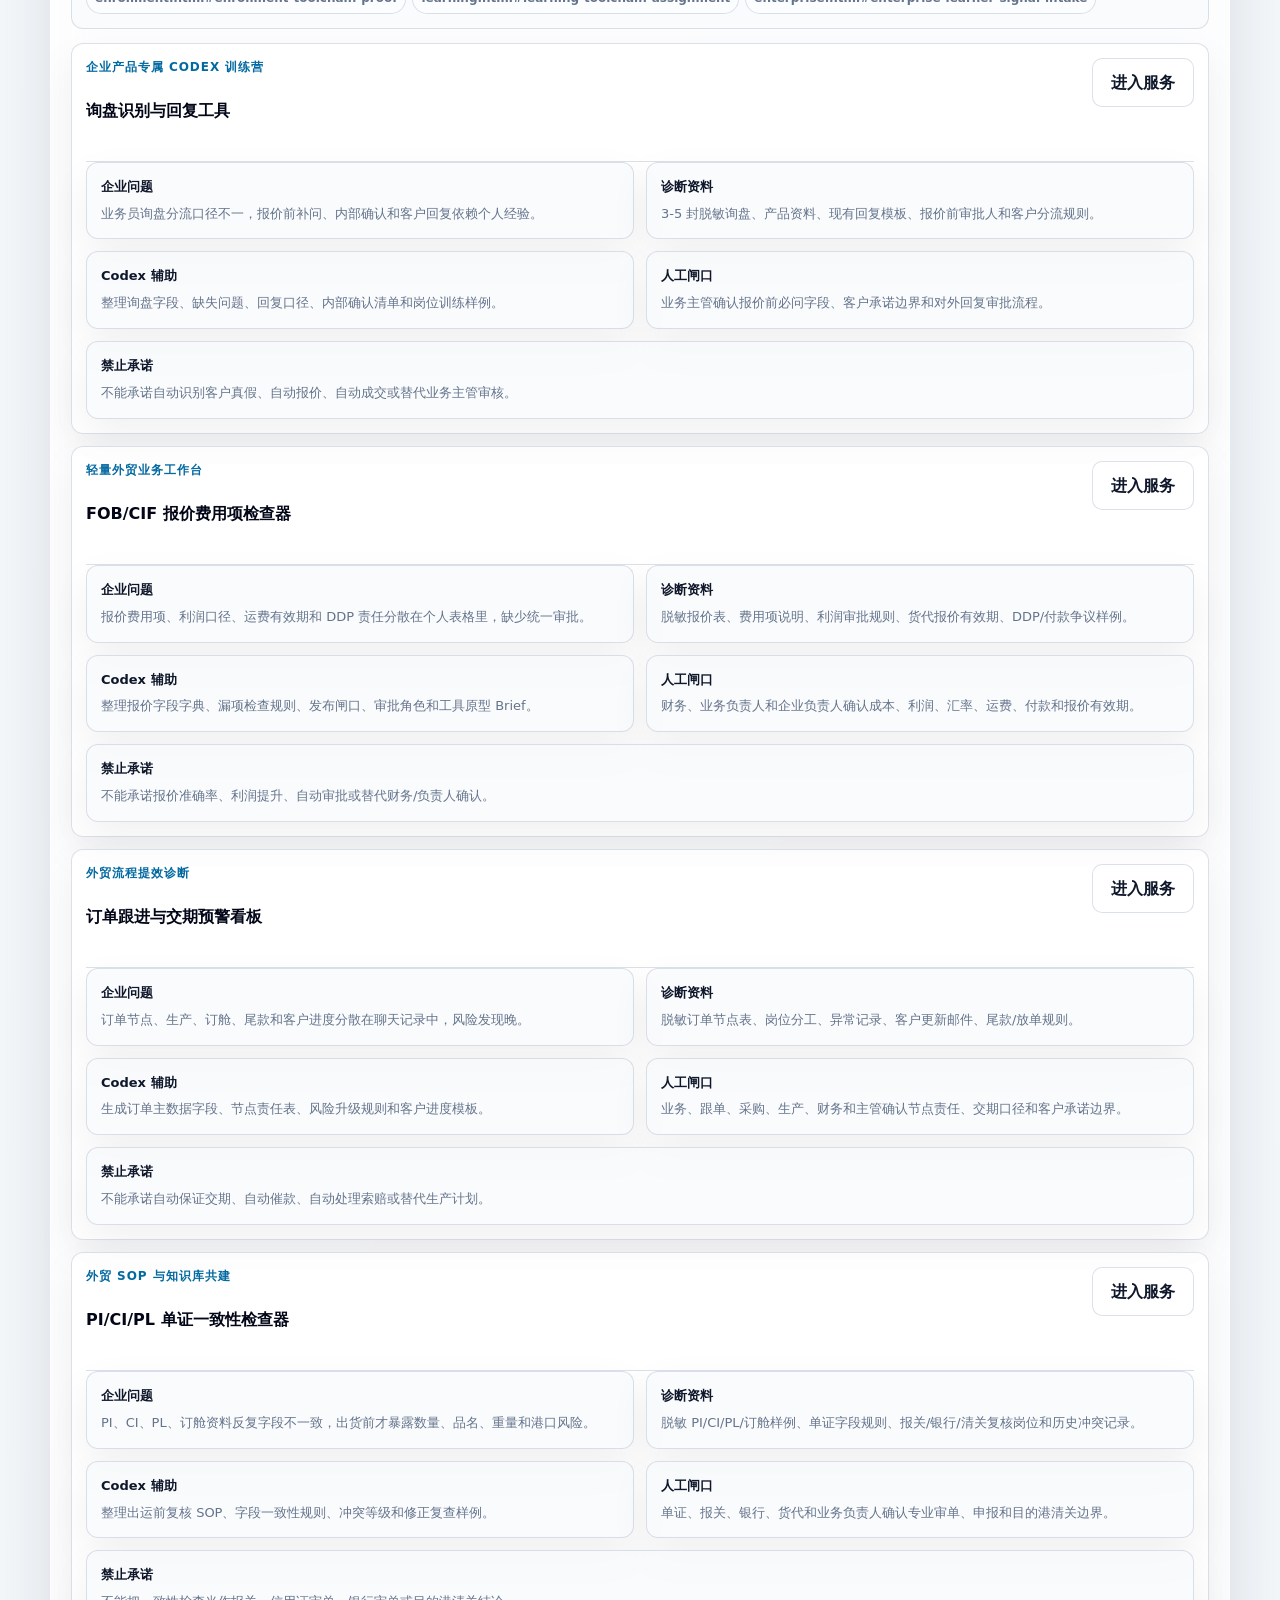
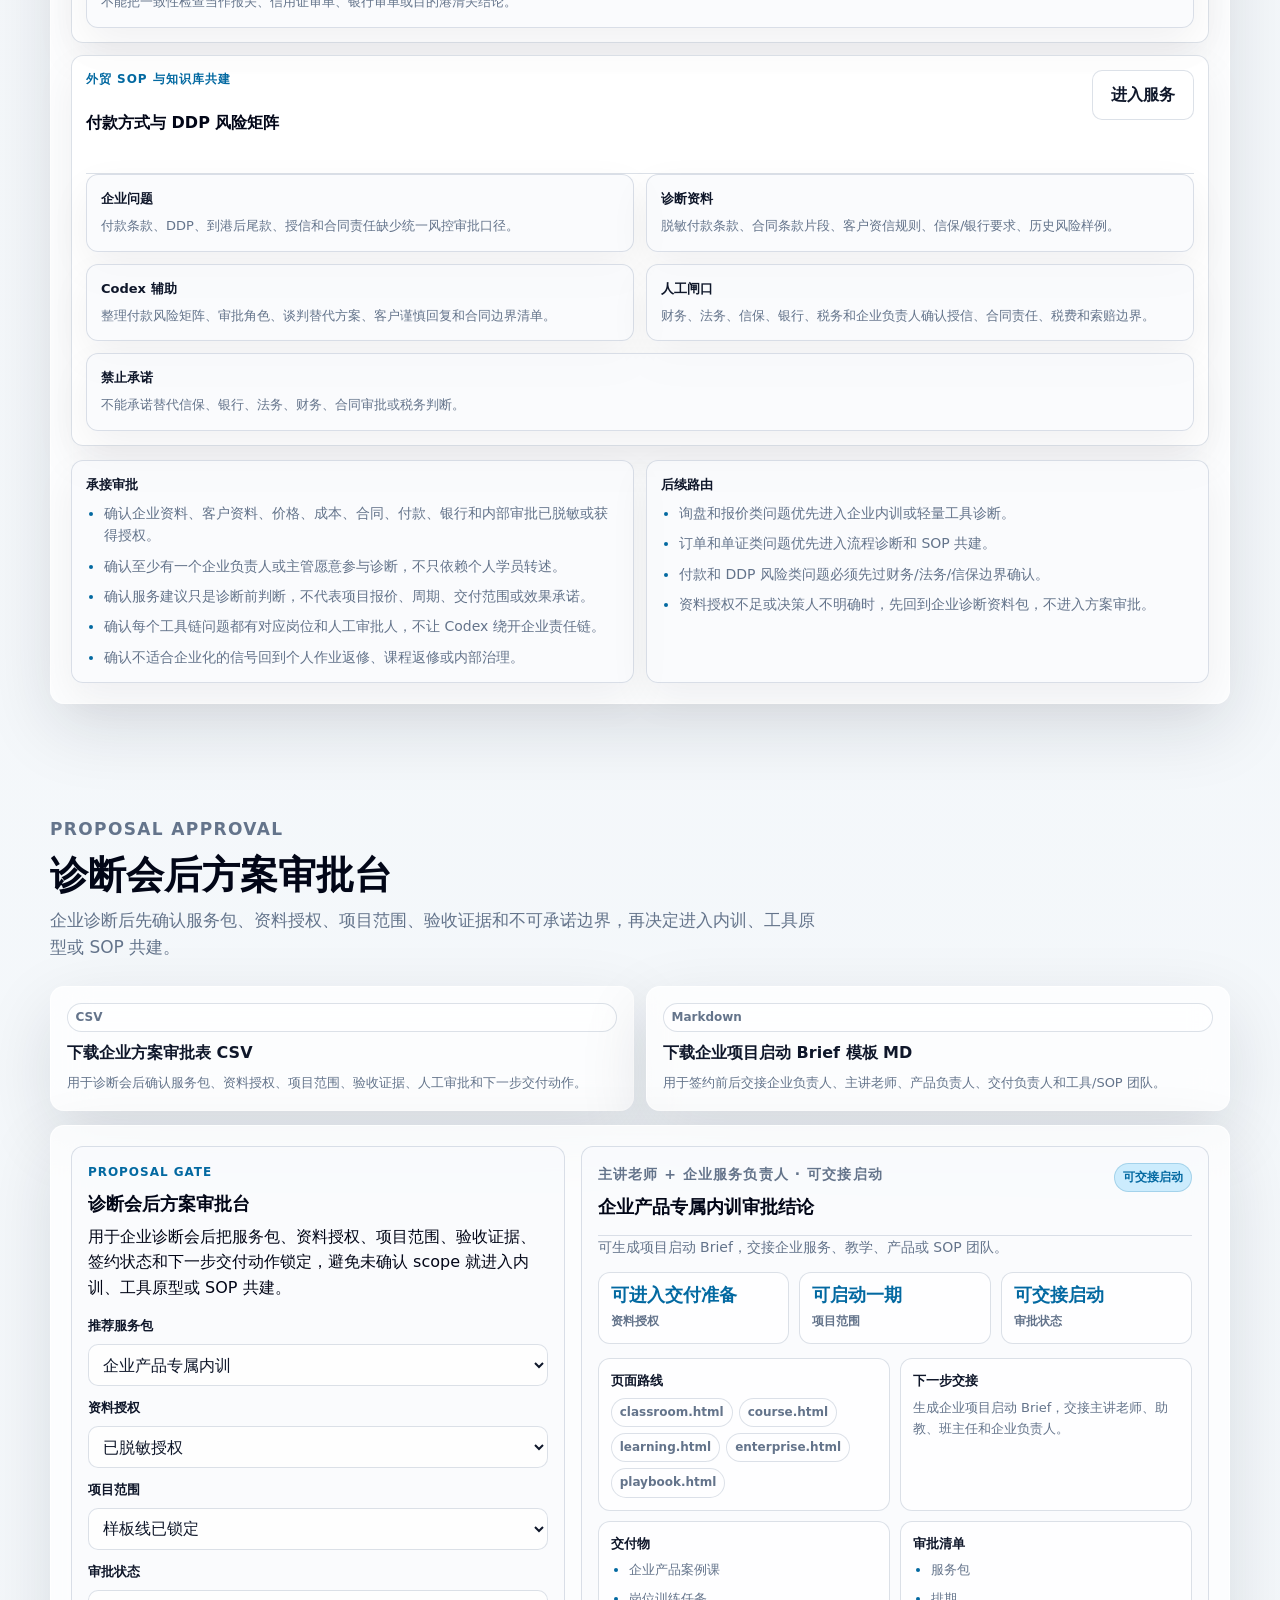
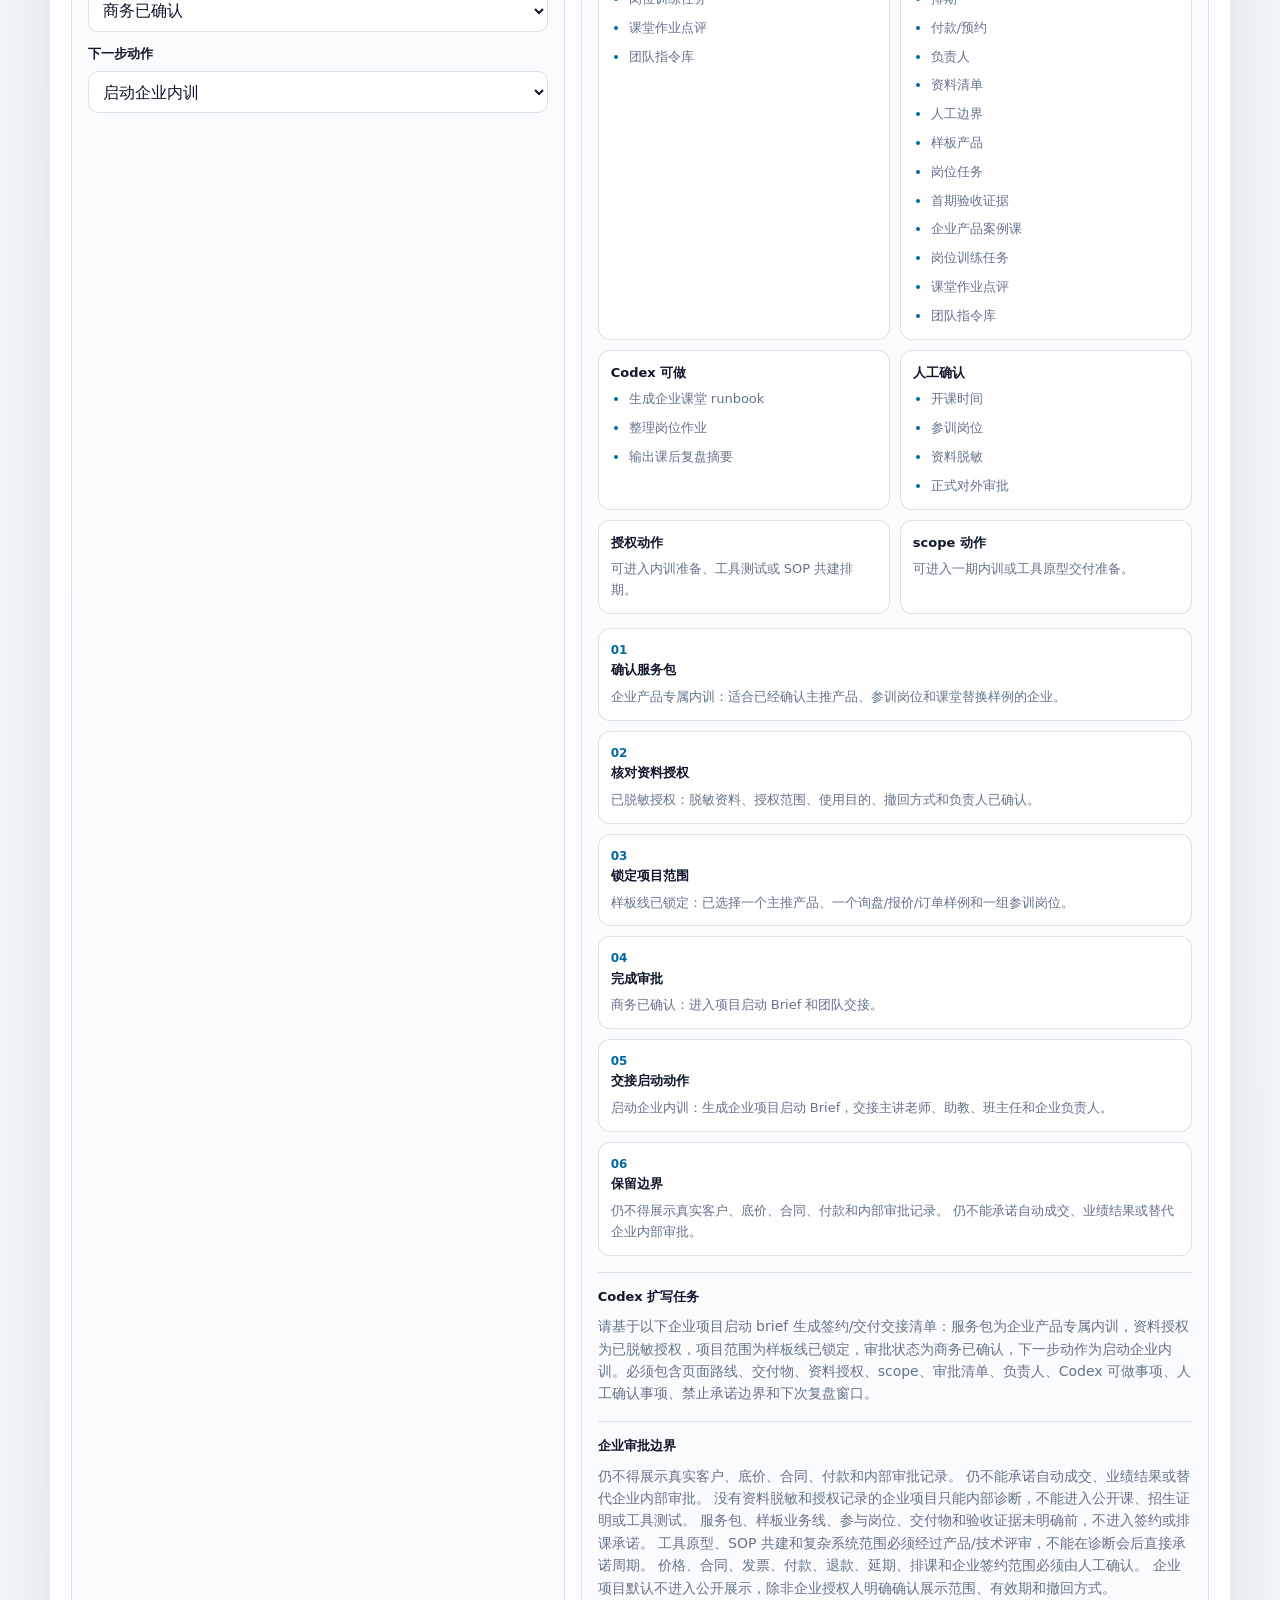
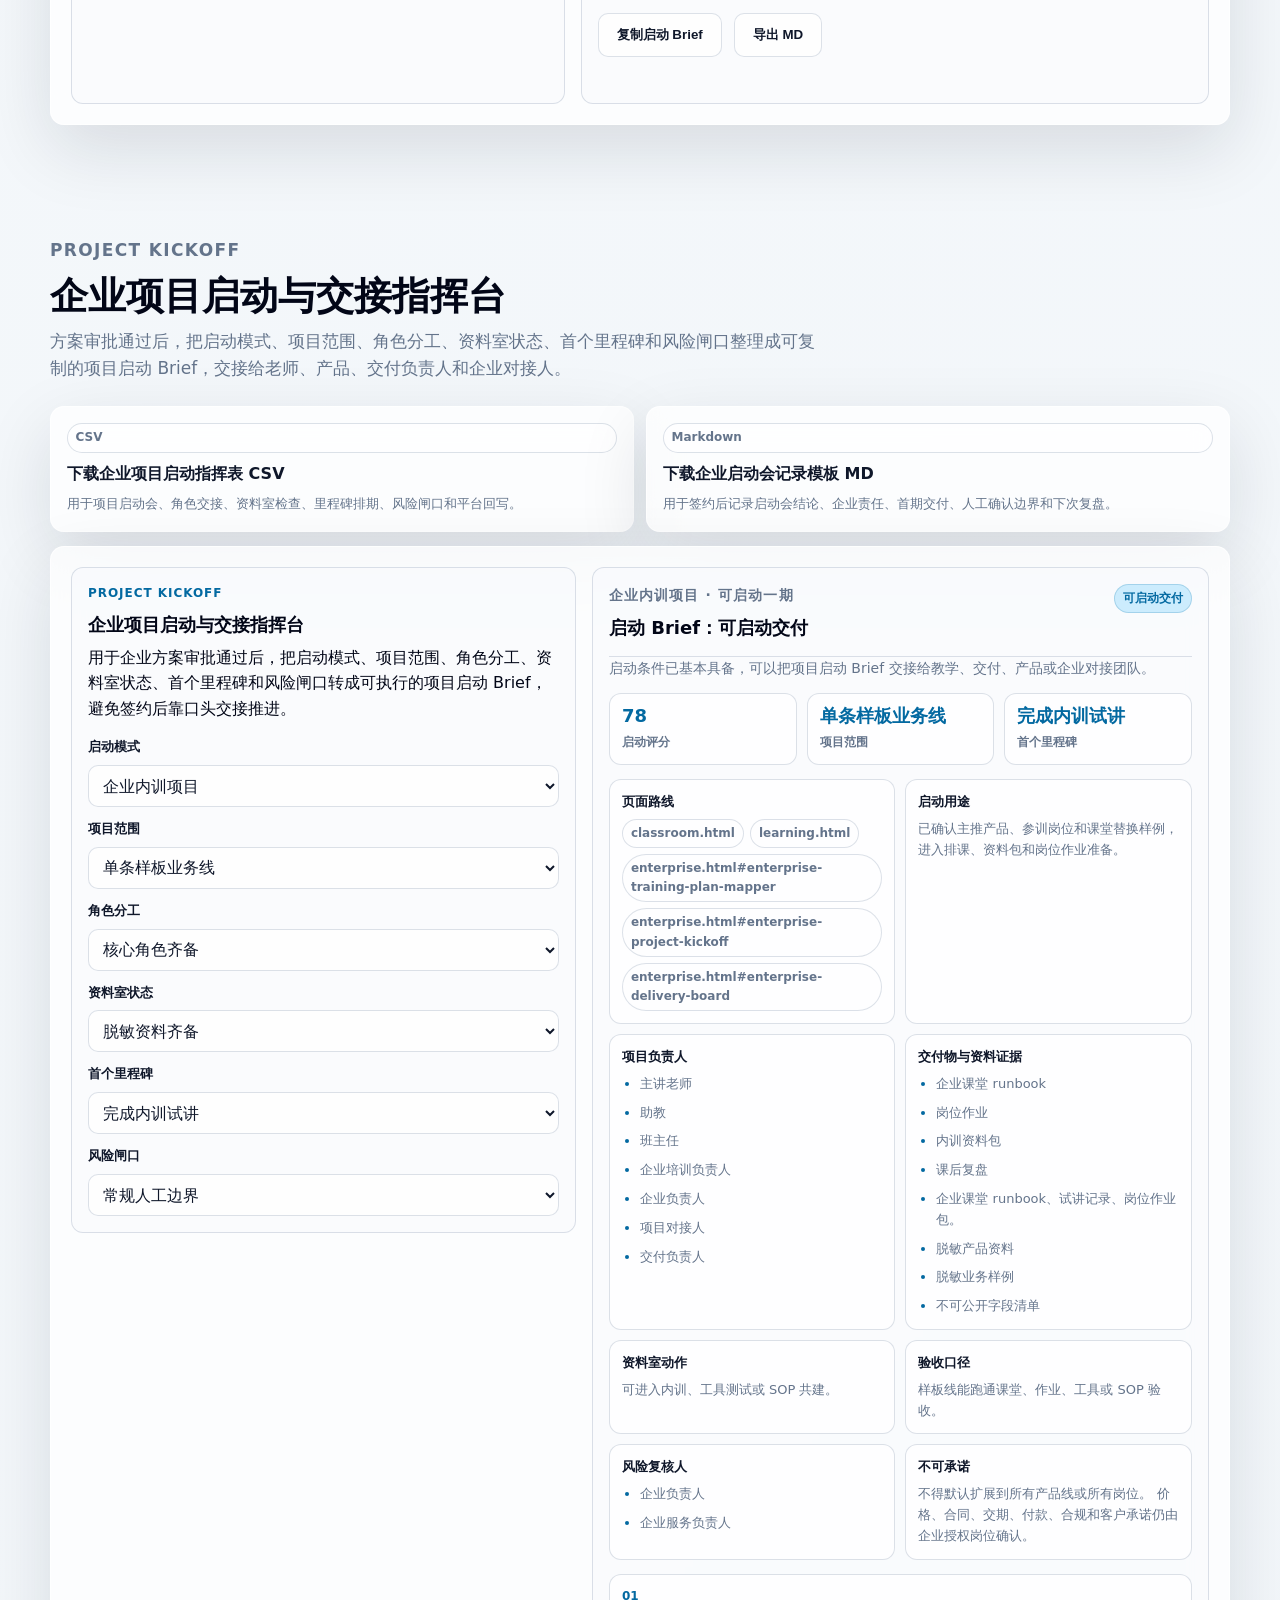
<file: enterprise.html>
<!doctype html>
<html lang="zh-CN">
  <head>
    <meta charset="utf-8" />
    <meta name="viewport" content="width=device-width, initial-scale=1" />
    <title>企业服务 | 外贸 Codex 训练平台</title>
    <meta name="description" content="外贸企业内训、流程诊断和工具定制服务。" />
    <link rel="icon" href="data:," />
    <link rel="stylesheet" href="./assets/styles.css?v=20260607-resource-review1" />
  </head>
  <body data-page="enterprise">
    <header class="site-header">
      <a class="brand" href="./index.html" aria-label="返回首页">
        <span class="brand-mark">FT</span>
        <span><strong>外贸 Codex 训练平台</strong><small>Enterprise Services</small></span>
      </a>
      <nav class="top-nav" data-site-nav aria-label="主导航"></nav>
    </header>

    <main>
      <section class="hero-section compact-hero">
        <div id="page-hero-data" class="hero-copy" data-page="enterprise"></div>
        <aside class="glass-panel page-aside">
          <h3>企业版原则</h3>
          <p>企业版不是简单卖课，而是从流程诊断开始，把企业现有 Excel、报价、订单和单证流程改造成可维护系统。</p>
          <div class="detail-block">
            <strong>咨询入口定位</strong>
            <p>先判断企业是否适合流程改造，再决定内训、工具定制或 SOP 共建范围。</p>
          </div>
        </aside>
      </section>

      <section class="content-section">
        <div class="section-heading">
          <p class="eyebrow">Enterprise Snapshot</p>
          <h2>企业服务先看流程，不直接卖工具</h2>
          <p>企业客户最关心的是团队效率、交付风险和岗位协同，因此页面先展示诊断范围和交付边界。</p>
        </div>
        <div id="enterprise-metrics" class="metric-grid"></div>
      </section>

      <section class="content-section">
        <div class="section-heading">
          <p class="eyebrow">Diagnosis Focus</p>
          <h2>外贸团队常见低效点与 Codex 改造方式</h2>
          <p>诊断不只问“会不会用 AI”，而是把客户开发、询盘、报价、订单、单证和知识沉淀拆成可落地的改造点。</p>
        </div>
        <div id="enterprise-diagnosis" class="standard-card-list"></div>
      </section>

      <section class="content-section">
        <div class="section-heading">
          <p class="eyebrow">Service Router</p>
          <h2>企业咨询先分流，再匹配服务包</h2>
          <p>通过团队阶段、资料成熟度、当前痛点和人工确认边界，把企业客户导向诊断、内训、轻量工具或 SOP 共建。</p>
        </div>
        <div id="enterprise-diagnosis-router"></div>
      </section>

      <section class="content-section">
        <div class="section-heading">
          <p class="eyebrow">Diagnosis Brief Builder</p>
          <h2>企业诊断方案生成器</h2>
          <p>把企业咨询信息转成诊断摘要、内训模块、工具输出、资料清单和人工确认边界，方便销售、老师和企业服务负责人统一沟通。</p>
        </div>
        <div id="enterprise-diagnosis-brief-builder"></div>
      </section>

      <section id="enterprise-learner-signal-intake" class="content-section">
        <div class="section-heading">
          <p class="eyebrow">Learner Signal Intake</p>
          <h2>学员真实应用到企业诊断线索承接台</h2>
          <p>当个人学员把课程工具包用于真实业务并分享给团队时，先确认授权、决策人、岗位范围和企业资料边界，再决定是否进入企业诊断、内训预诊断、工具/SOP 探索或内部保留。</p>
        </div>
        <div id="enterprise-learner-signal-intake-content"></div>
      </section>

      <section id="enterprise-toolchain-signal" class="content-section">
        <div class="section-heading">
          <p class="eyebrow">Toolchain Signal Intake</p>
          <h2>5 工具链企业诊断信号承接台</h2>
          <p>把招生页和学员页暴露出的询盘、报价、订单、单证、付款风控团队问题，转成企业诊断材料、服务包建议、人工审批和项目边界。</p>
        </div>
        <div id="enterprise-toolchain-signal-content"></div>
      </section>

      <section class="content-section">
        <div class="section-heading">
          <p class="eyebrow">Proposal Approval</p>
          <h2>诊断会后方案审批台</h2>
          <p>企业诊断后先确认服务包、资料授权、项目范围、验收证据和不可承诺边界，再决定进入内训、工具原型或 SOP 共建。</p>
        </div>
        <div id="enterprise-proposal-approval"></div>
      </section>

      <section id="enterprise-project-kickoff" class="content-section">
        <div class="section-heading">
          <p class="eyebrow">Project Kickoff</p>
          <h2>企业项目启动与交接指挥台</h2>
          <p>方案审批通过后，把启动模式、项目范围、角色分工、资料室状态、首个里程碑和风险闸口整理成可复制的项目启动 Brief，交接给老师、产品、交付负责人和企业对接人。</p>
        </div>
        <div id="enterprise-project-kickoff-content"></div>
      </section>

      <section class="content-section">
        <div class="section-heading">
          <p class="eyebrow">Intake Kit</p>
          <h2>企业诊断资料包与访谈记录</h2>
          <p>把企业咨询从临时沟通变成可收集、可评分、可复盘的诊断流程，便于销售、老师和企业服务负责人协同。</p>
        </div>
        <div id="enterprise-intake-kit"></div>
      </section>

      <section class="content-section">
        <div class="section-heading">
          <p class="eyebrow">Training Plan Mapper</p>
          <h2>企业诊断到内训方案映射台</h2>
          <p>把诊断访谈结果转成企业内训模块、参与岗位、课堂样例、工具输出、SOP 任务和人工审批边界。</p>
        </div>
        <div id="enterprise-training-plan-mapper"></div>
      </section>

      <section class="content-section">
        <div class="section-heading">
          <p class="eyebrow">Enterprise Services</p>
          <h2>企业内训与流程改造服务包</h2>
          <p>服务包用于承接不同阶段企业客户：先诊断、再内训、再工具化，最后沉淀团队 SOP。</p>
        </div>
        <div id="enterprise-services" class="card-grid"></div>
      </section>

      <section class="content-section">
        <div class="section-heading">
          <p class="eyebrow">Delivery Board</p>
          <h2>企业项目交付与验收看板</h2>
          <p>企业客户启动项目后，需要看到阶段、输入、交付物、验收证据、企业配合责任和不能自动替代的边界。</p>
        </div>
        <div id="enterprise-delivery-board"></div>
      </section>

      <section id="enterprise-delivery-writeback" class="content-section">
        <div class="section-heading">
          <p class="eyebrow">Evidence Write-back</p>
          <h2>企业交付证据回写与授权路由台</h2>
          <p>企业项目阶段验收后，先判断证据来源、验收状态、授权范围、可复用资产、业务影响和风险边界，再决定进入案例中心、工具 Sprint、资源证明、内部 SOP、续约 Brief 或仅内部归档。</p>
        </div>
        <div id="enterprise-delivery-writeback-content"></div>
      </section>

      <section id="enterprise-renewal-expansion" class="content-section">
        <div class="section-heading">
          <p class="eyebrow">Renewal Expansion</p>
          <h2>企业续约与扩展路由台</h2>
          <p>企业项目验收后，按使用证据、岗位采纳、资料授权和下一步目标，判断进入第二条产品线、工具维护、SOP 共建、长期顾问或暂缓续约。</p>
        </div>
        <div id="enterprise-renewal-router"></div>
      </section>

      <section class="content-section">
        <div class="section-heading">
          <p class="eyebrow">Implementation Flow</p>
          <h2>企业项目实施流程</h2>
          <p>每个企业项目都先选一个样板产品或样板订单跑通，再决定是否复制到更多产品线。</p>
        </div>
        <div id="enterprise-implementation-flow" class="lesson-flow"></div>
      </section>

      <section class="content-section">
        <div class="section-heading">
          <p class="eyebrow">Readiness Check</p>
          <h2>企业咨询前需要确认的条件</h2>
          <p>这些条件帮助筛选适合启动的企业，也避免过早承诺系统定制或结果收益。</p>
        </div>
        <div id="enterprise-readiness" class="card-grid wide-grid"></div>
      </section>

      <section class="content-section">
        <div class="section-heading">
          <p class="eyebrow">Risk Boundary</p>
          <h2>企业服务必须提前说明的边界</h2>
          <p>企业服务要建立信任，关键是说清哪些可以工具化，哪些必须由企业负责人、专业人员或授权岗位确认。</p>
        </div>
        <div id="enterprise-risk-boundaries" class="glass-panel standard-panel"></div>
      </section>

      <section class="content-section">
        <div class="section-heading">
          <p class="eyebrow">Enterprise FAQ</p>
          <h2>企业客户常见问题</h2>
          <p>这些问题可作为销售咨询、企业内训说明会和诊断前沟通的统一话术。</p>
        </div>
        <div id="enterprise-faq" class="card-grid wide-grid"></div>
      </section>

      <section class="content-section final-cta">
        <div class="glass-panel">
          <p class="eyebrow">Consulting Entry</p>
          <h2>建议先做一次外贸流程提效诊断</h2>
          <p>企业咨询不从工具清单开始，而是先确认产品、客户、报价、订单和单证流程中的重复劳动与风险点。</p>
          <div class="hero-actions">
            <a class="button primary" href="./resources.html">先领取诊断资料</a>
            <a class="button secondary" href="./playbook.html">查看建设标准</a>
          </div>
        </div>
      </section>
    </main>

    <script src="./data/site.js?v=20260607-resource-review1"></script>
    <script src="./data/enterprise.js?v=20260607-resource-review1"></script>
    <script src="./data/course-foreign-trade-codex.js?v=20260607-resource-review1"></script>
    <script src="./data/case-integrated-house.js?v=20260607-resource-review1"></script>
    <script src="./data/tools.js?v=20260607-resource-review1"></script>
    <script src="./data/prompts.js?v=20260607-resource-review1"></script>
    <script src="./assets/app.js?v=20260607-resource-review1"></script>
  </body>
</html>
</file>
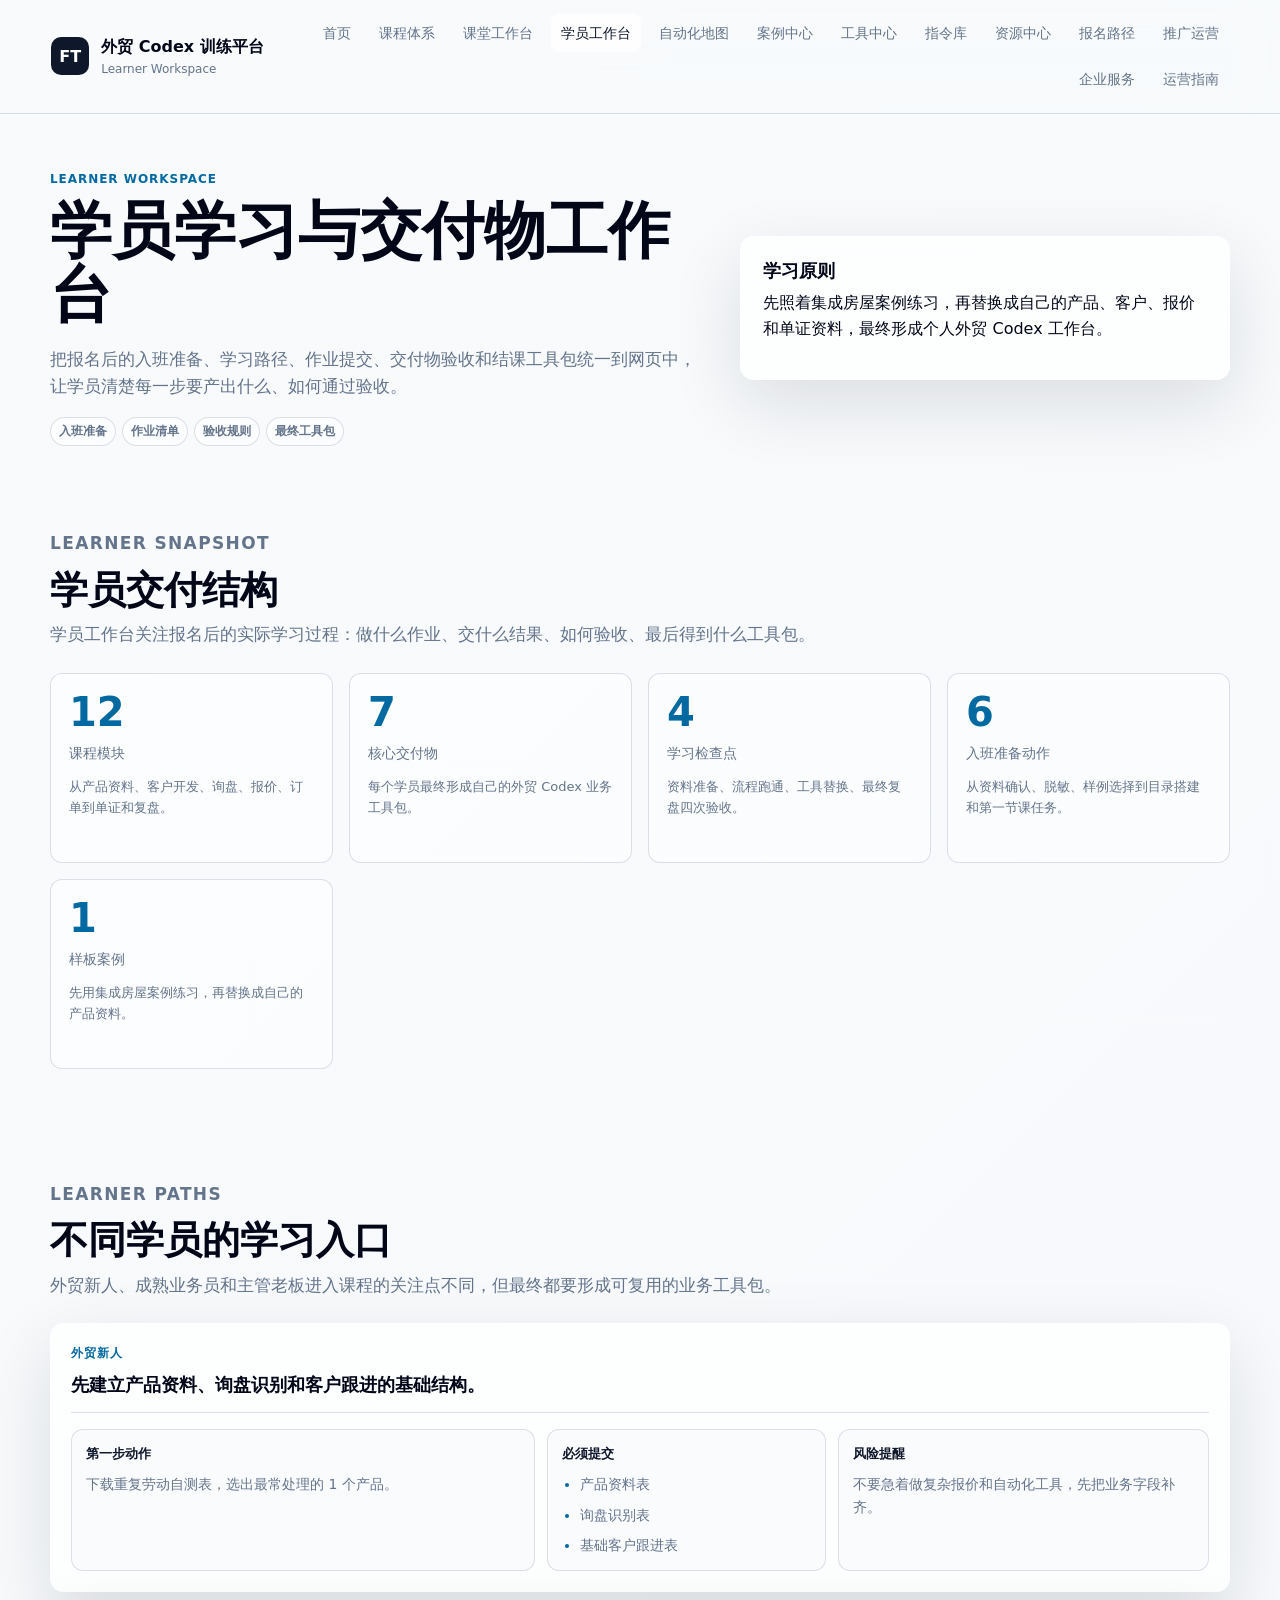
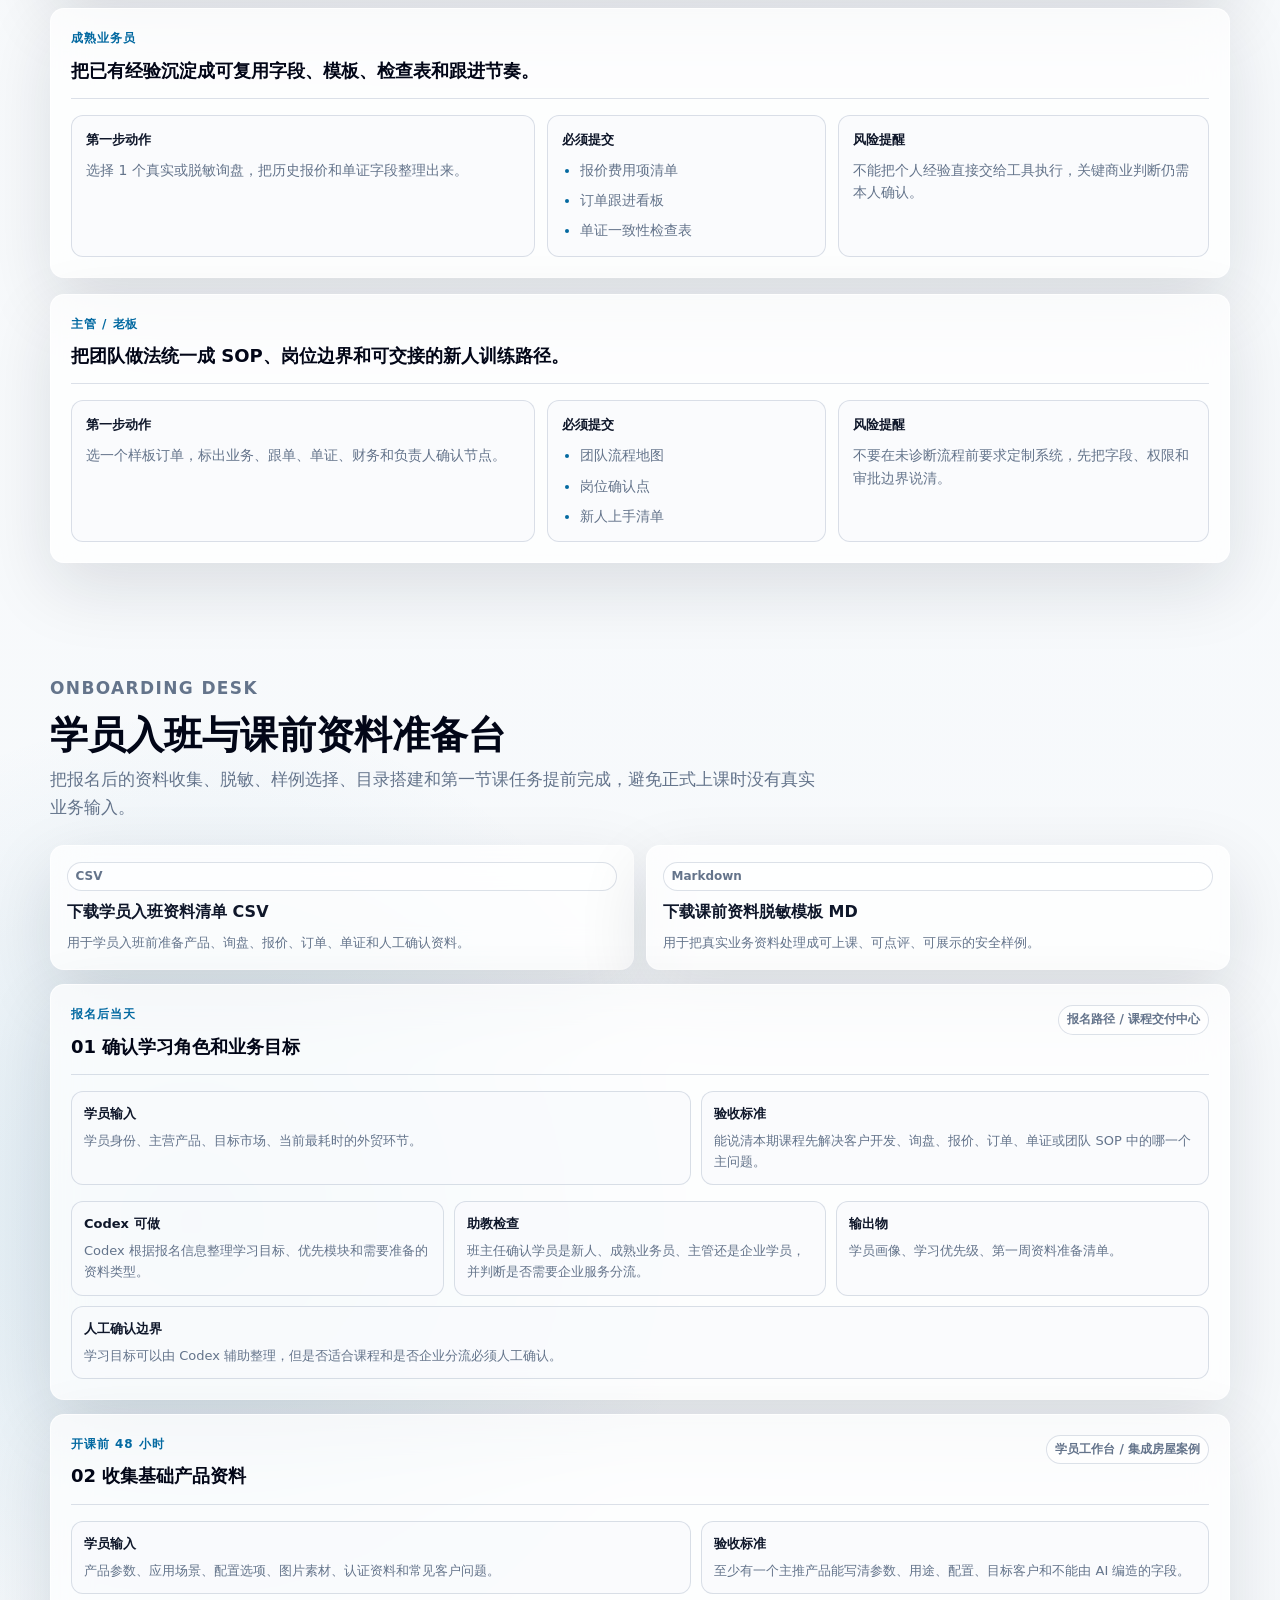
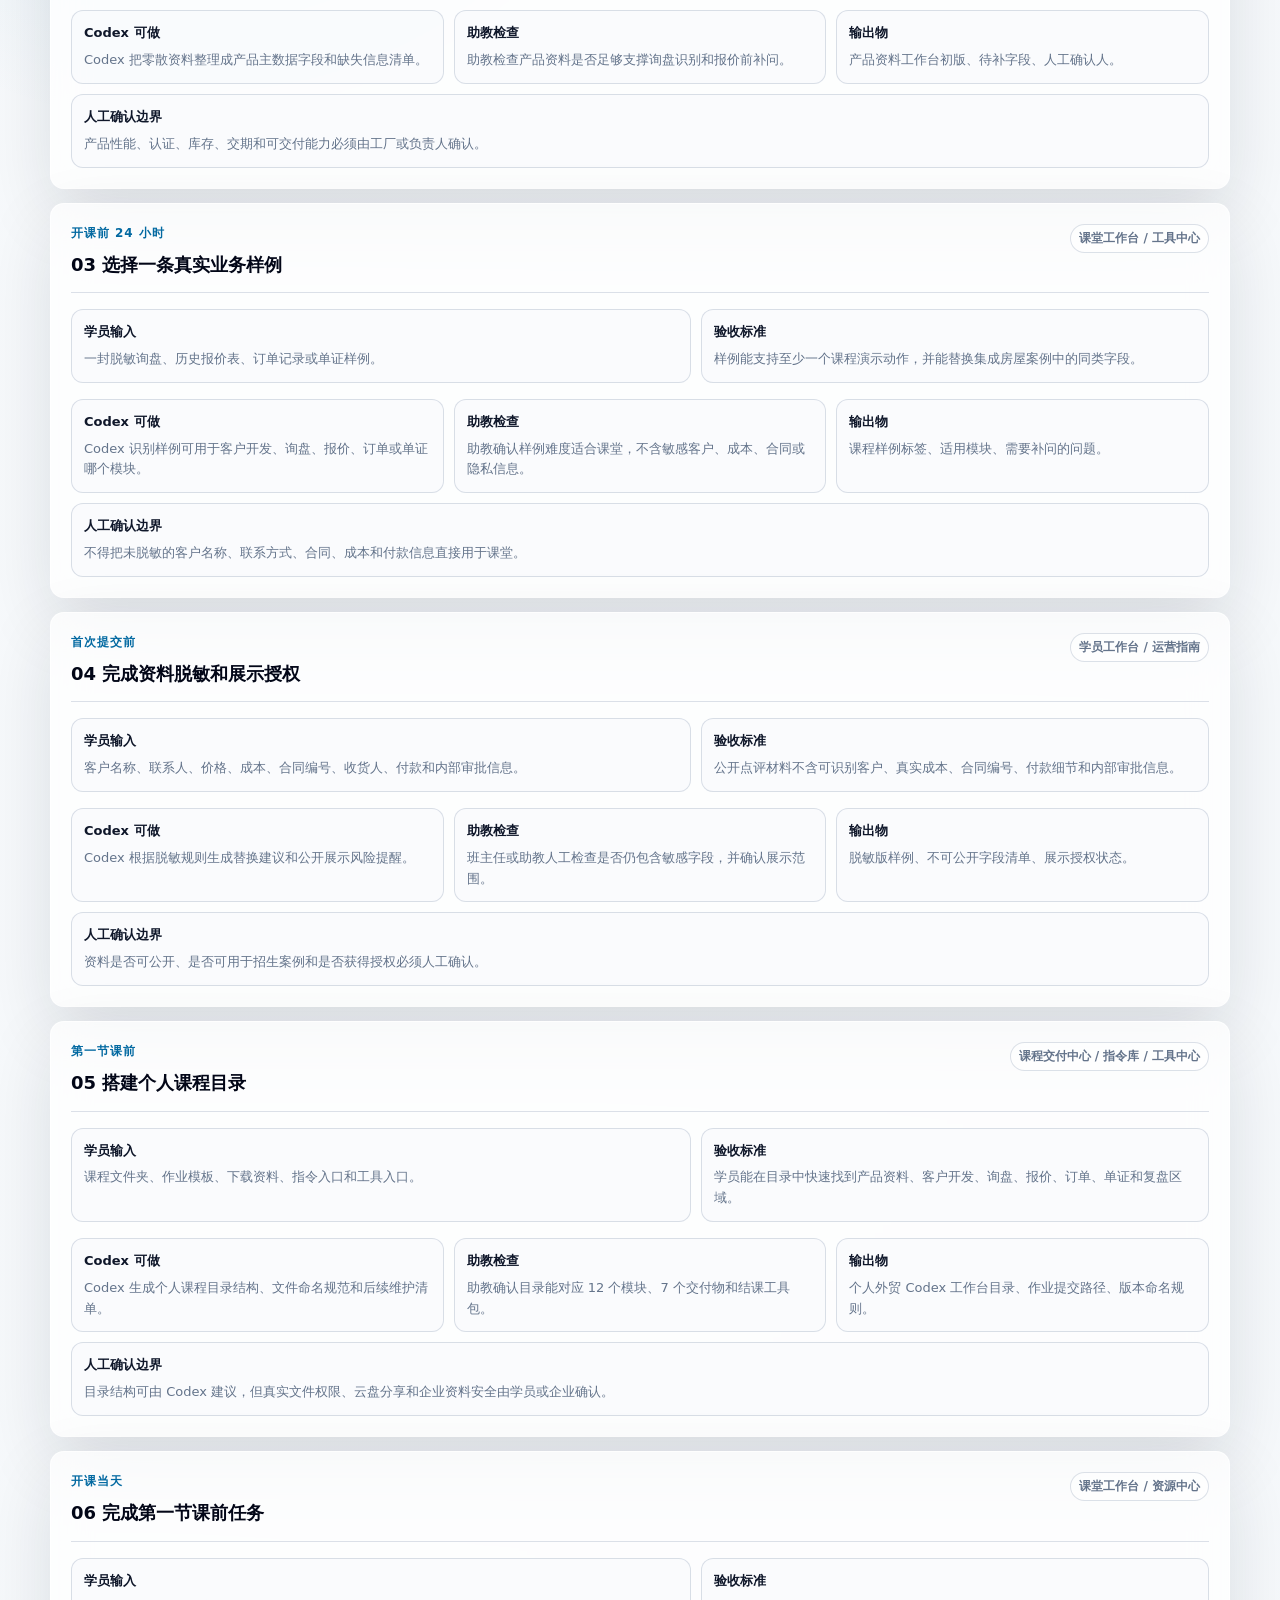
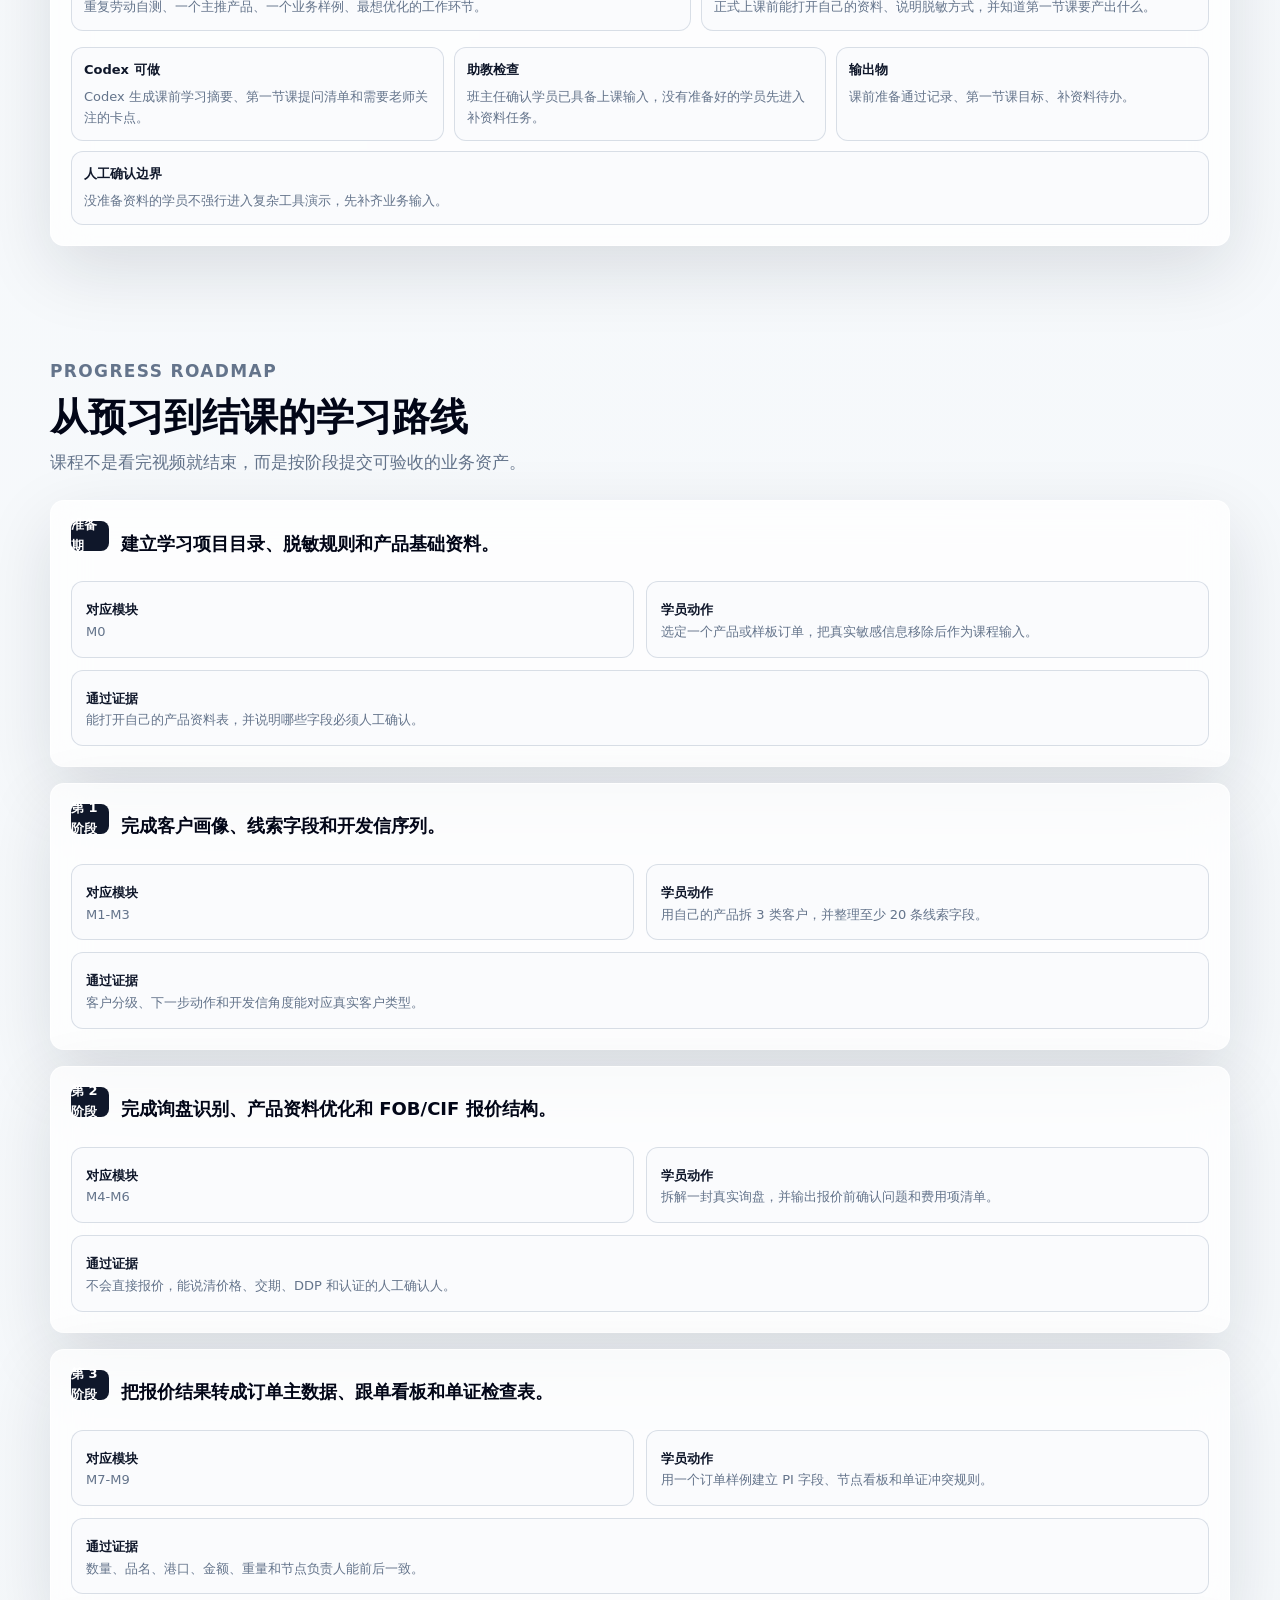
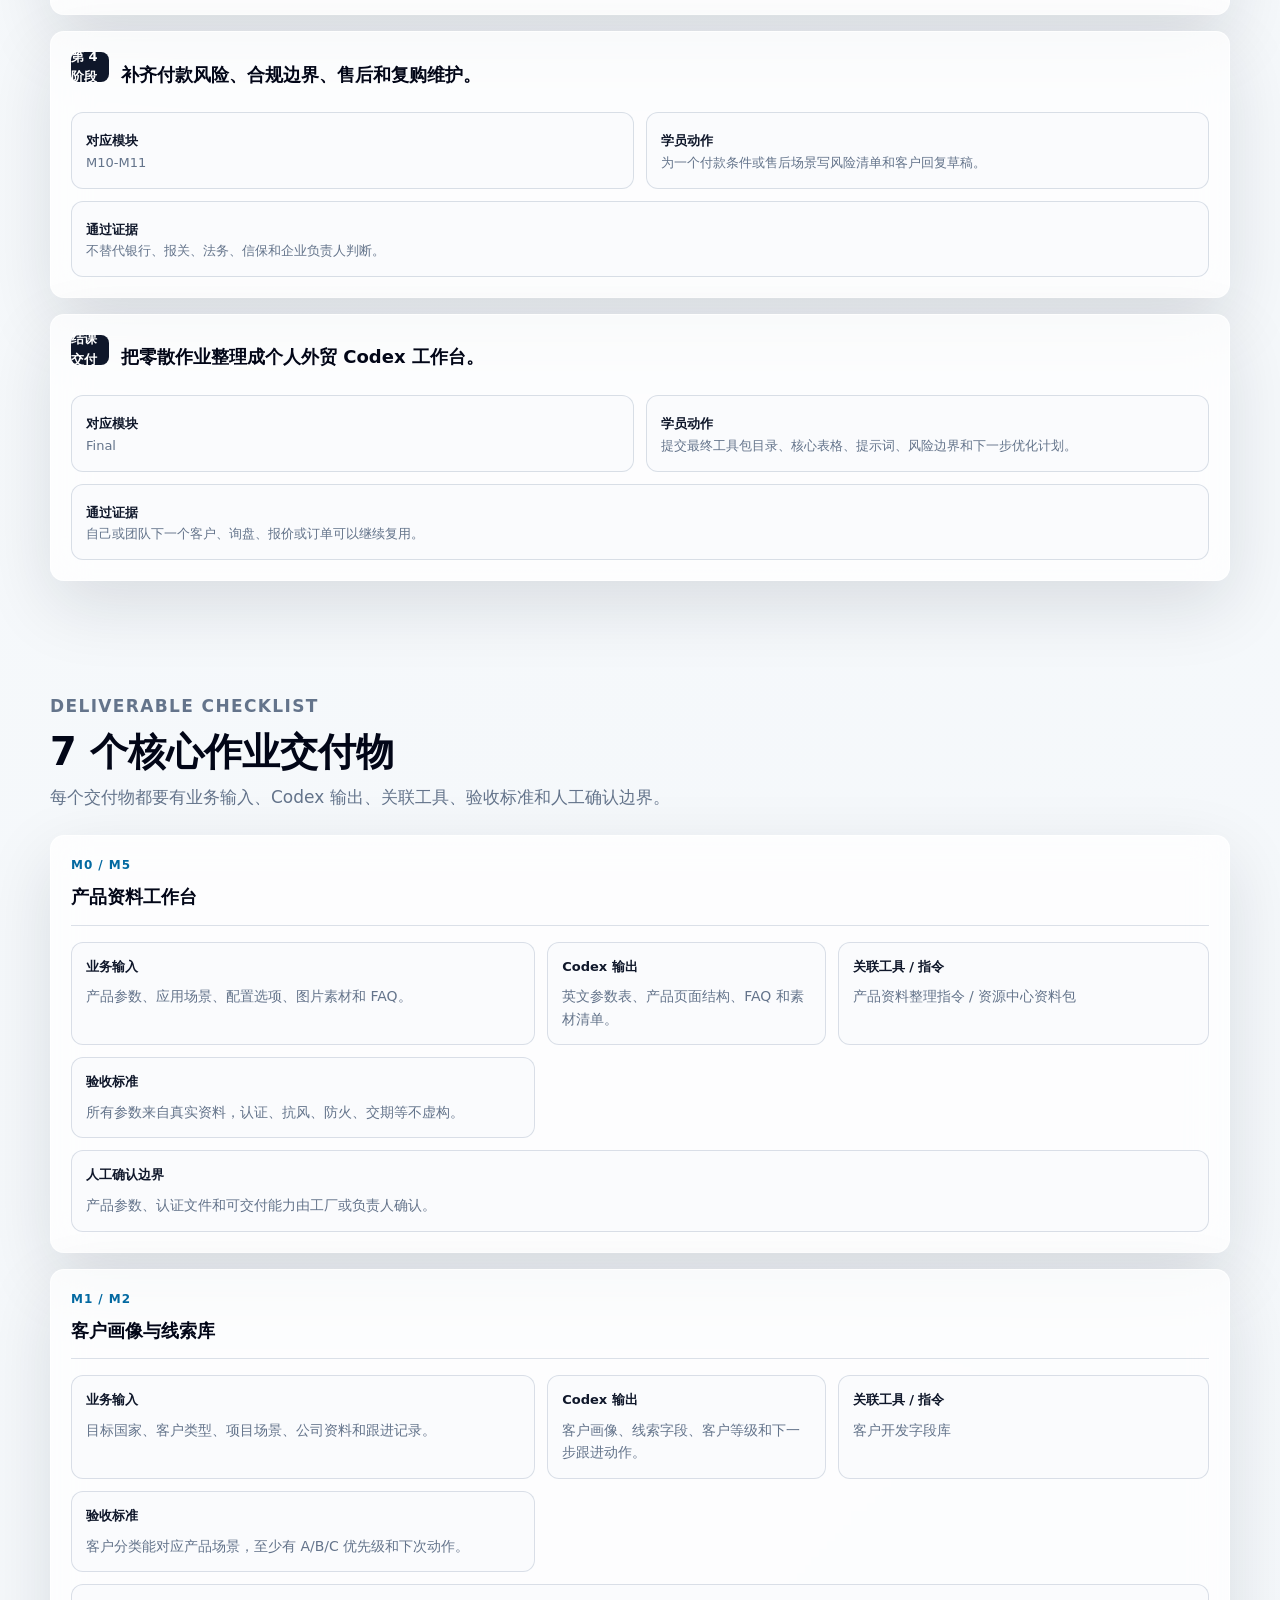
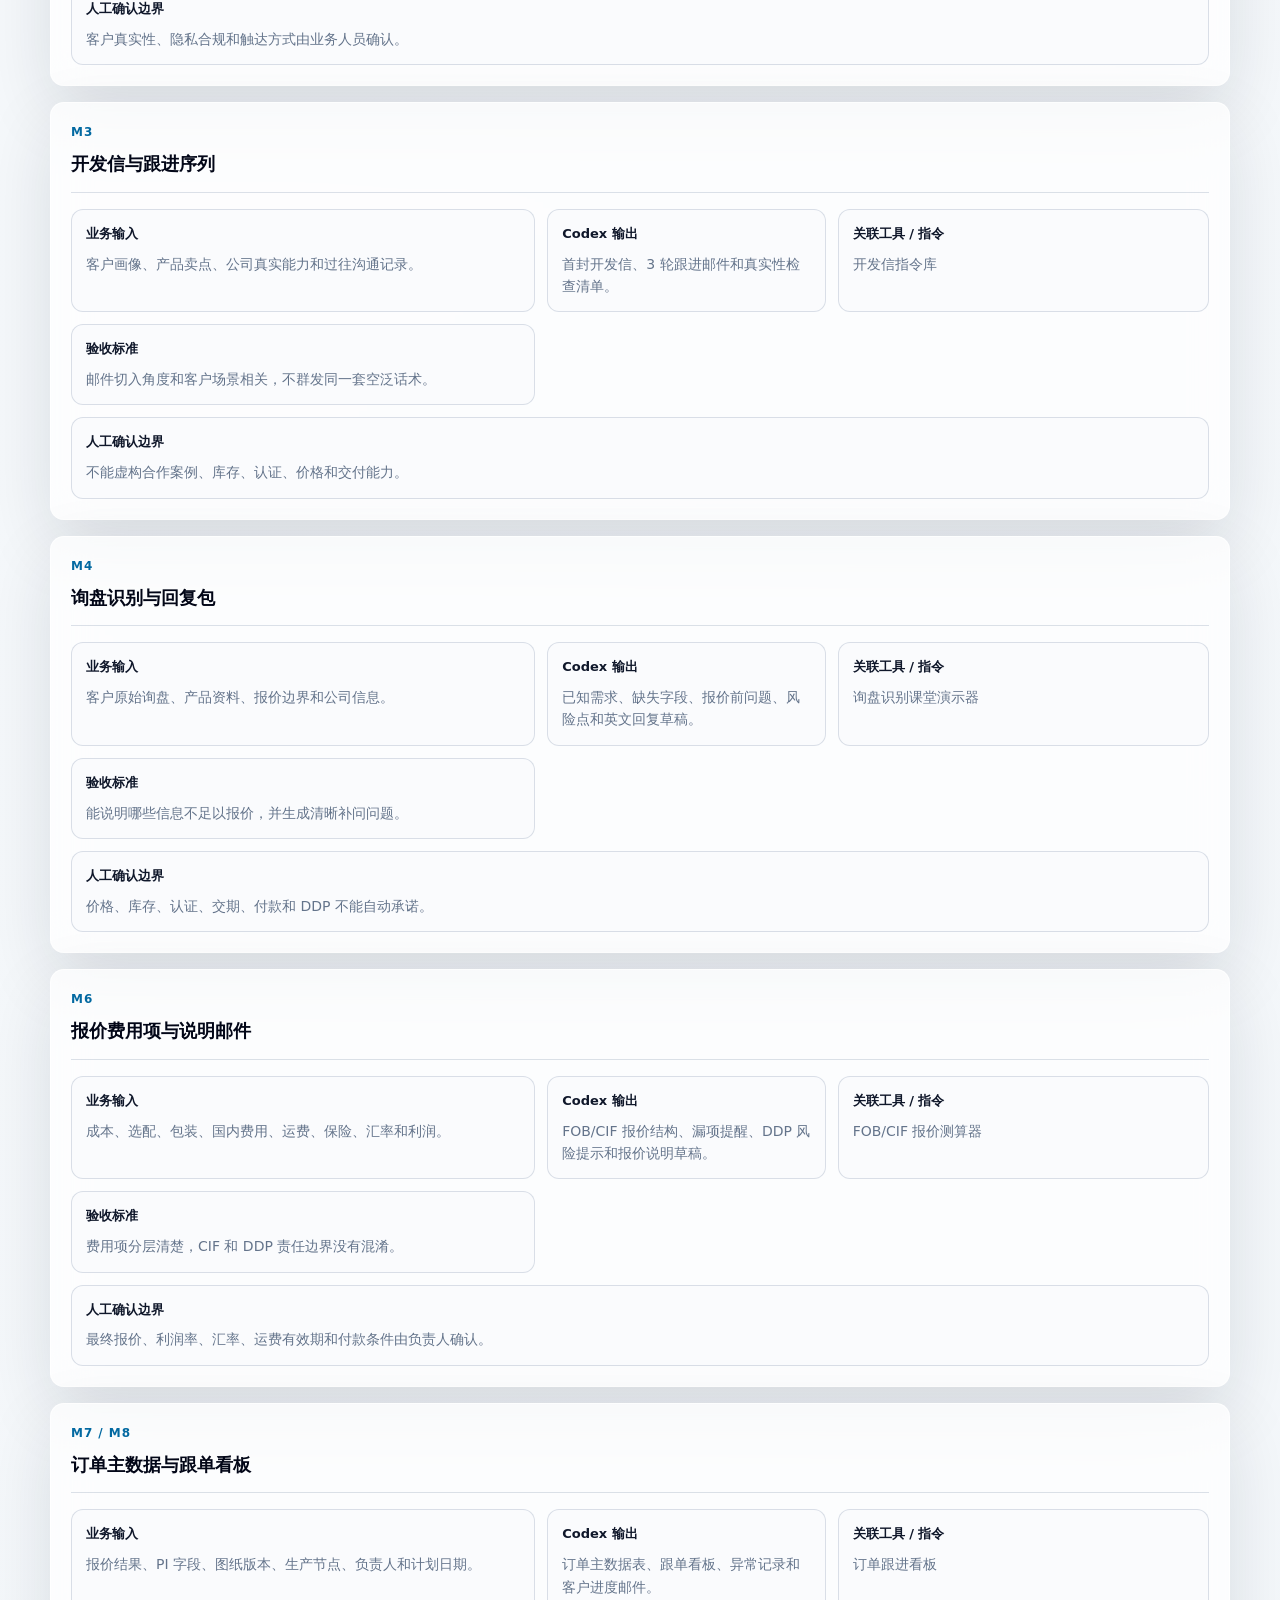
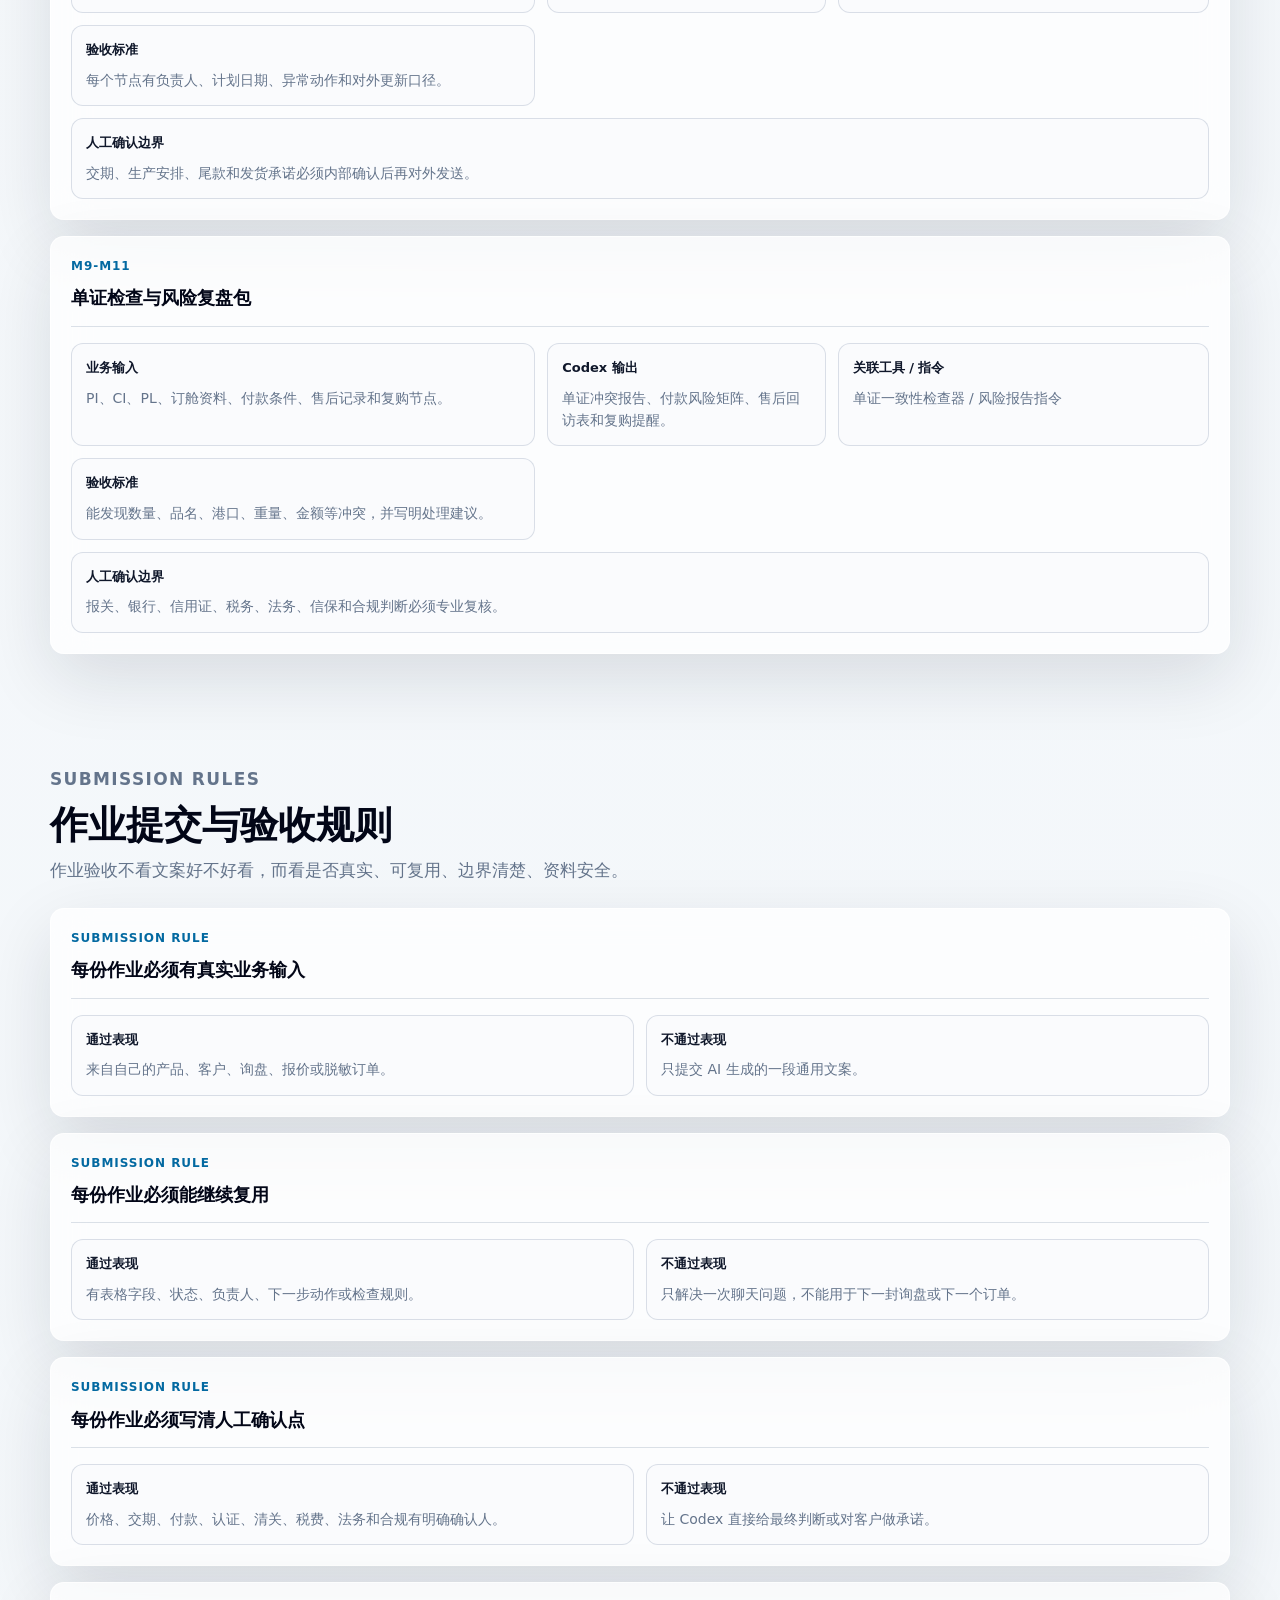
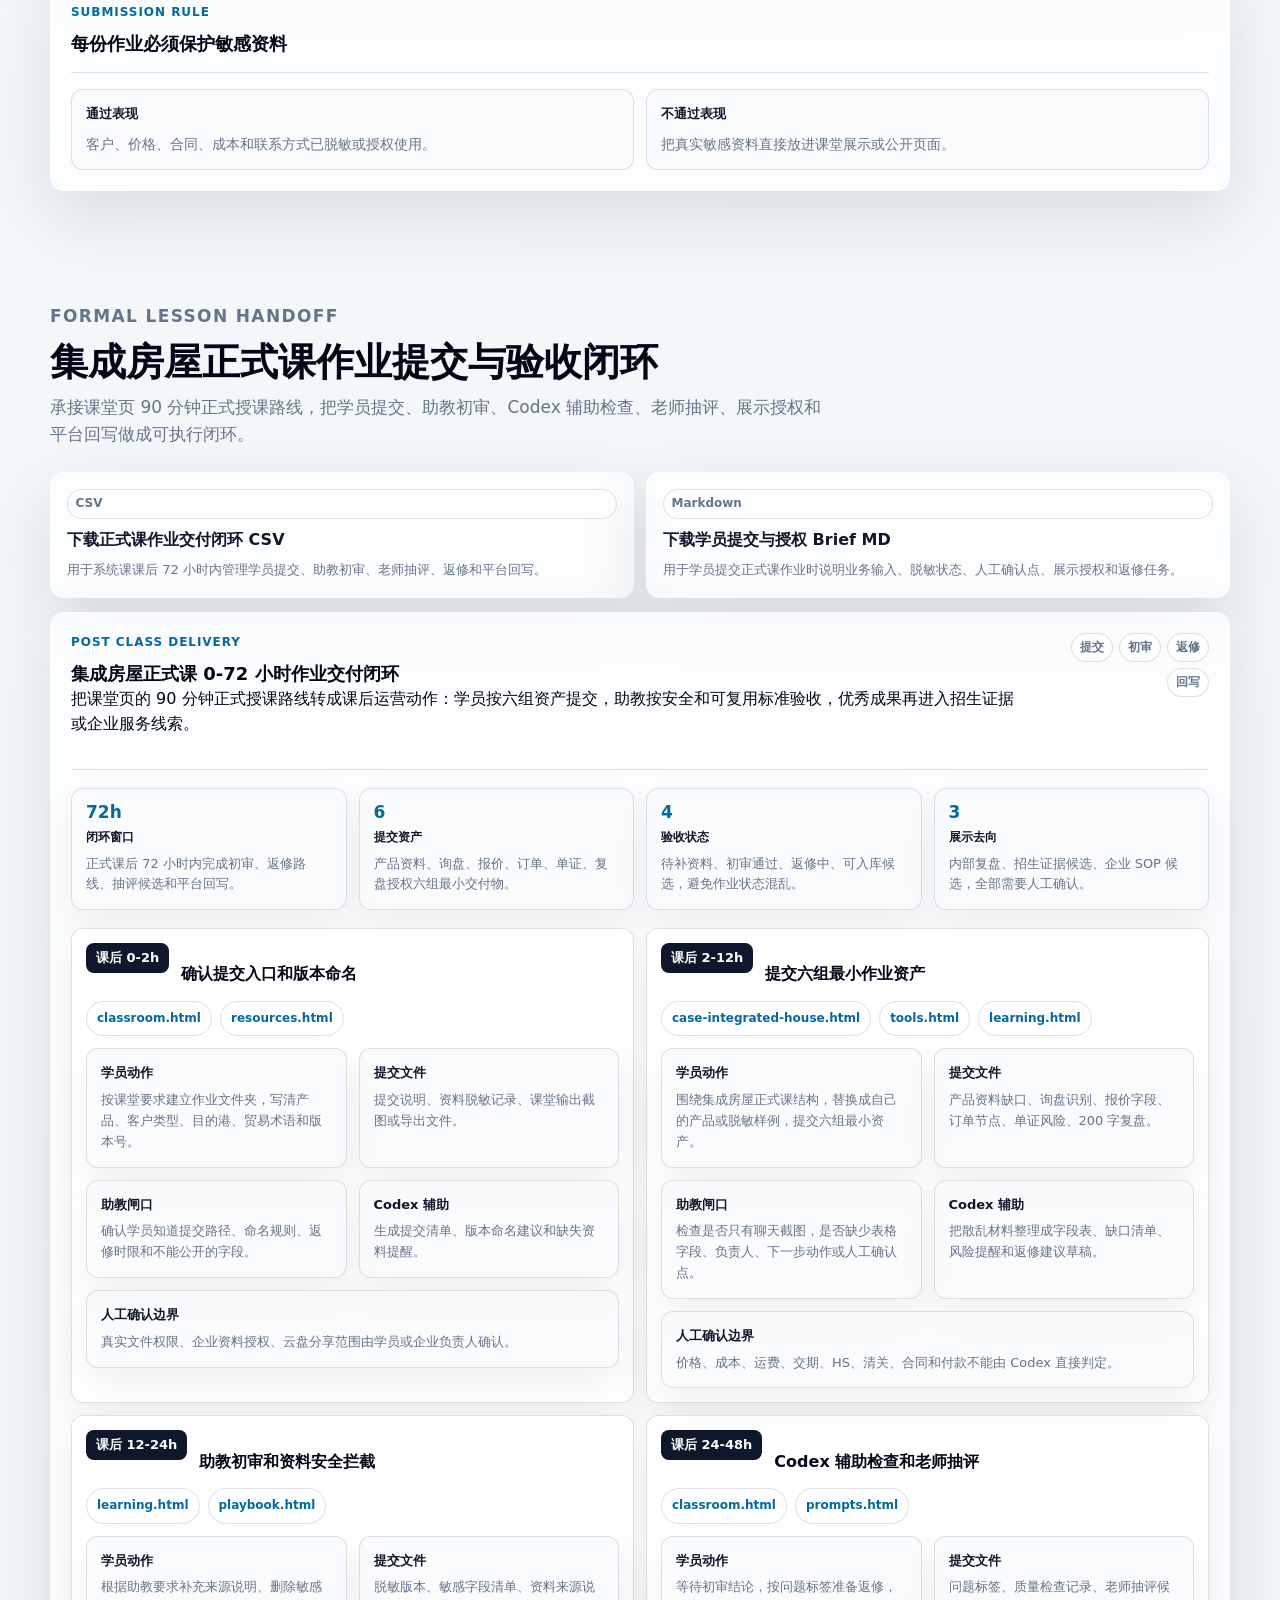
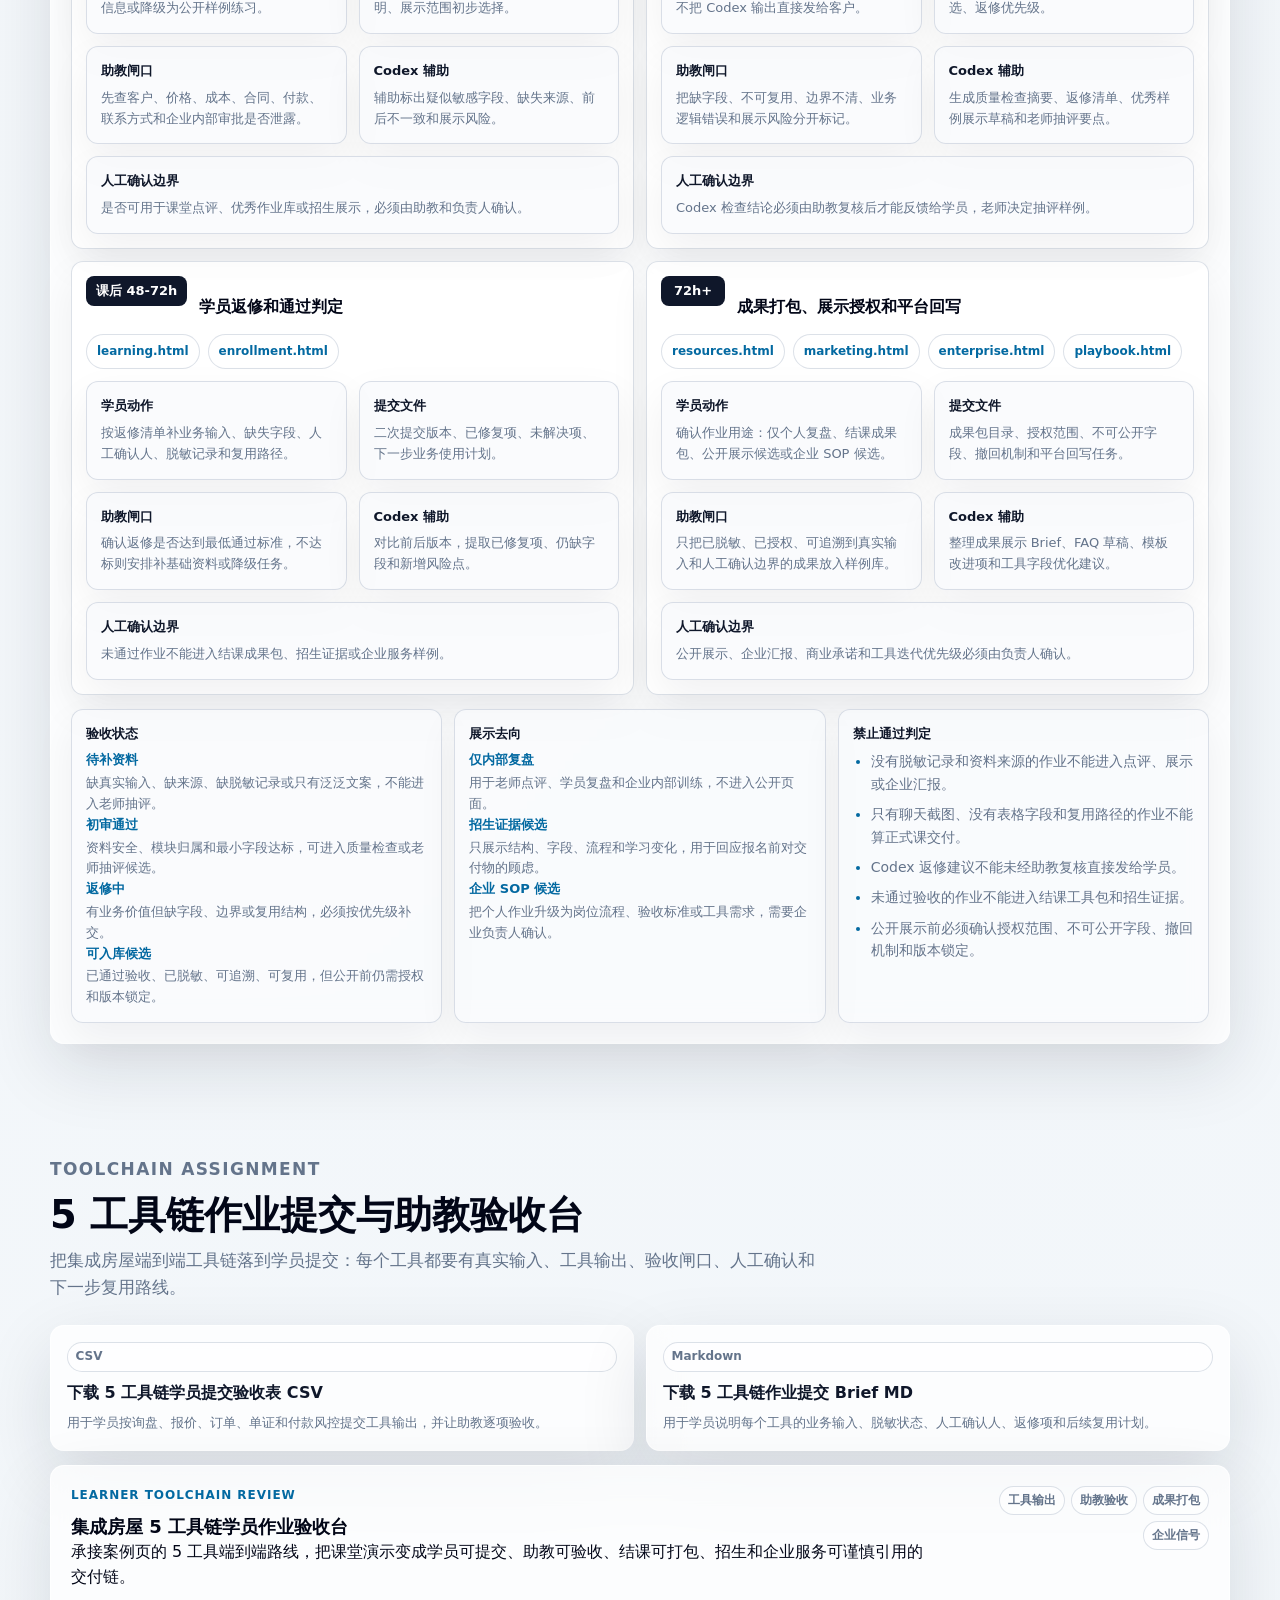
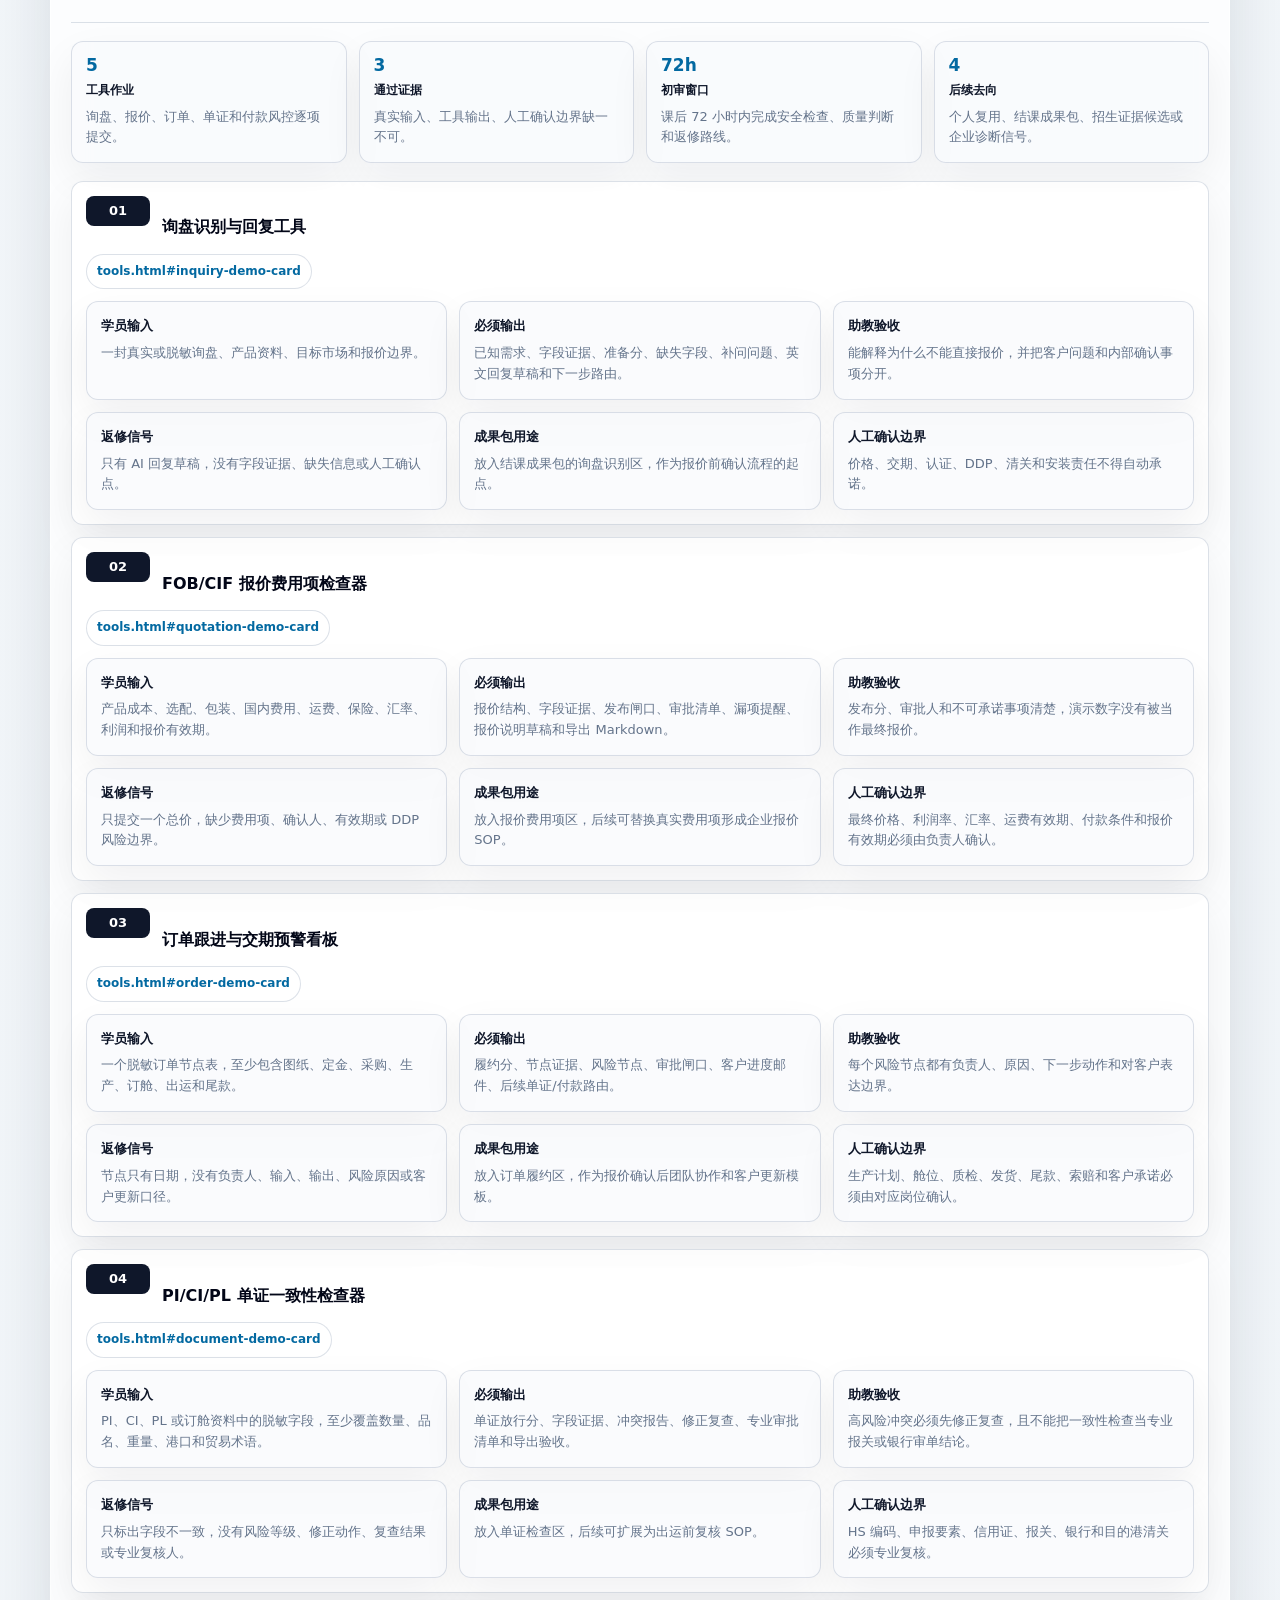
<file: learning.html>
<!doctype html>
<html lang="zh-CN">
  <head>
    <meta charset="utf-8" />
    <meta name="viewport" content="width=device-width, initial-scale=1" />
    <title>学员工作台 | 外贸 Codex 训练平台</title>
    <meta name="description" content="外贸 Codex 自动化课程的学员学习路径、作业提交、交付物验收和最终工具包工作台。" />
    <link rel="icon" href="data:," />
    <link rel="stylesheet" href="./assets/styles.css?v=20260607-resource-review1" />
  </head>
  <body data-page="learning">
    <header class="site-header">
      <a class="brand" href="./index.html" aria-label="返回首页">
        <span class="brand-mark">FT</span>
        <span><strong>外贸 Codex 训练平台</strong><small>Learner Workspace</small></span>
      </a>
      <nav class="top-nav" data-site-nav aria-label="主导航"></nav>
    </header>

    <main>
      <section class="hero-section compact-hero">
        <div id="page-hero-data" class="hero-copy" data-page="learning"></div>
        <aside class="glass-panel page-aside">
          <h3>学习原则</h3>
          <p>先照着集成房屋案例练习，再替换成自己的产品、客户、报价和单证资料，最终形成个人外贸 Codex 工作台。</p>
        </aside>
      </section>

      <section class="content-section">
        <div class="section-heading">
          <p class="eyebrow">Learner Snapshot</p>
          <h2>学员交付结构</h2>
          <p>学员工作台关注报名后的实际学习过程：做什么作业、交什么结果、如何验收、最后得到什么工具包。</p>
        </div>
        <div id="learning-metrics" class="metric-grid"></div>
      </section>

      <section class="content-section">
        <div class="section-heading">
          <p class="eyebrow">Learner Paths</p>
          <h2>不同学员的学习入口</h2>
          <p>外贸新人、成熟业务员和主管老板进入课程的关注点不同，但最终都要形成可复用的业务工具包。</p>
        </div>
        <div id="learning-paths" class="standard-card-list"></div>
      </section>

      <section class="content-section">
        <div class="section-heading">
          <p class="eyebrow">Onboarding Desk</p>
          <h2>学员入班与课前资料准备台</h2>
          <p>把报名后的资料收集、脱敏、样例选择、目录搭建和第一节课任务提前完成，避免正式上课时没有真实业务输入。</p>
        </div>
        <div id="learning-onboarding-desk"></div>
      </section>

      <section class="content-section">
        <div class="section-heading">
          <p class="eyebrow">Progress Roadmap</p>
          <h2>从预习到结课的学习路线</h2>
          <p>课程不是看完视频就结束，而是按阶段提交可验收的业务资产。</p>
        </div>
        <div id="learning-roadmap" class="lesson-flow"></div>
      </section>

      <section class="content-section">
        <div class="section-heading">
          <p class="eyebrow">Deliverable Checklist</p>
          <h2>7 个核心作业交付物</h2>
          <p>每个交付物都要有业务输入、Codex 输出、关联工具、验收标准和人工确认边界。</p>
        </div>
        <div id="learning-deliverables" class="standard-card-list"></div>
      </section>

      <section class="content-section">
        <div class="section-heading">
          <p class="eyebrow">Submission Rules</p>
          <h2>作业提交与验收规则</h2>
          <p>作业验收不看文案好不好看，而看是否真实、可复用、边界清楚、资料安全。</p>
        </div>
        <div id="learning-submission-rules" class="standard-card-list"></div>
      </section>

      <section id="learning-system-handoff" class="content-section">
        <div class="section-heading">
          <p class="eyebrow">Formal Lesson Handoff</p>
          <h2>集成房屋正式课作业提交与验收闭环</h2>
          <p>承接课堂页 90 分钟正式授课路线，把学员提交、助教初审、Codex 辅助检查、老师抽评、展示授权和平台回写做成可执行闭环。</p>
        </div>
        <div id="learning-system-handoff-content"></div>
      </section>

      <section id="learning-toolchain-assignment" class="content-section">
        <div class="section-heading">
          <p class="eyebrow">Toolchain Assignment</p>
          <h2>5 工具链作业提交与助教验收台</h2>
          <p>把集成房屋端到端工具链落到学员提交：每个工具都要有真实输入、工具输出、验收闸口、人工确认和下一步复用路线。</p>
        </div>
        <div id="learning-toolchain-assignment-content"></div>
      </section>

      <section class="content-section">
        <div class="section-heading">
          <p class="eyebrow">Final Portfolio</p>
          <h2>结课后应该拿到的个人工具包</h2>
          <p>最终交付不是一堆提示词，而是一套可以持续处理客户、询盘、报价、订单和单证的工作流资产。</p>
        </div>
        <div id="learning-final-portfolio" class="card-grid wide-grid"></div>
      </section>

      <section class="content-section">
        <div class="section-heading">
          <p class="eyebrow">Portfolio Packaging</p>
          <h2>结课工具包打包与展示台</h2>
          <p>把零散作业打包成可展示、可复用、可返修的成果包，同时写清哪些内容可以公开，哪些必须脱敏或人工确认。</p>
        </div>
        <div id="learning-portfolio-package"></div>
      </section>

      <section class="content-section">
        <div class="section-heading">
          <p class="eyebrow">Evidence Library</p>
          <h2>课程交付证据样例库</h2>
          <p>把集成房屋案例、学员成果包、课堂作业和工具输出整理成可授课、可验收、可咨询、可企业汇报的样例证据。</p>
        </div>
        <div id="learning-deliverable-evidence-library"></div>
      </section>

      <section class="content-section">
        <div class="section-heading">
          <p class="eyebrow">Portfolio Brief Builder</p>
          <h2>学员成果展示 Brief 生成器</h2>
          <p>按学员类型、成果包、展示用途和授权范围，生成结课验收、招生证据、企业汇报或后续服务跟进用的成果 brief。</p>
        </div>
        <div id="learning-portfolio-brief-builder"></div>
      </section>

      <section id="learning-application-review" class="content-section">
        <div class="section-heading">
          <p class="eyebrow">Post-course Application</p>
          <h2>结课后真实业务应用复盘台</h2>
          <p>结课后 7/30 天，按真实使用信号、证据质量、使用卡点和下一步去向，判断进入个人继续使用、课程返修、工具 Sprint、招生证据或企业诊断。</p>
        </div>
        <div id="learning-application-review-router"></div>
      </section>

      <section class="content-section">
        <div class="section-heading">
          <p class="eyebrow">Common Fixes</p>
          <h2>常见作业问题和修正方式</h2>
          <p>这些问题可以直接用于助教点评、班级答疑和课后复盘。</p>
        </div>
        <div id="learning-common-fixes" class="card-grid wide-grid"></div>
      </section>

      <section class="content-section">
        <div class="section-heading">
          <p class="eyebrow">Manual Boundary</p>
          <h2>学员使用 Codex 必须遵守的边界</h2>
          <p>边界说明要在报名、上课、作业和结课复盘中反复出现。</p>
        </div>
        <div id="learning-boundaries" class="glass-panel standard-panel"></div>
      </section>

      <section class="content-section final-cta">
        <div class="glass-panel">
          <p class="eyebrow">Learning Route</p>
          <h2>按学员工作台完成课程交付</h2>
          <p>学员先看课程体系，再跟课堂工作台做演示，最后按本页清单提交自己的可复用工具包。</p>
          <div class="hero-actions">
            <a class="button primary" href="./course.html">查看课程体系</a>
            <a class="button secondary" href="./classroom.html">进入课堂工作台</a>
            <a class="button secondary" href="./resources.html">下载资料包</a>
          </div>
        </div>
      </section>
    </main>

    <script src="./data/site.js?v=20260607-resource-review1"></script>
    <script src="./data/learning.js?v=20260607-resource-review1"></script>
    <script src="./assets/app.js?v=20260607-resource-review1"></script>
  </body>
</html>
</file>
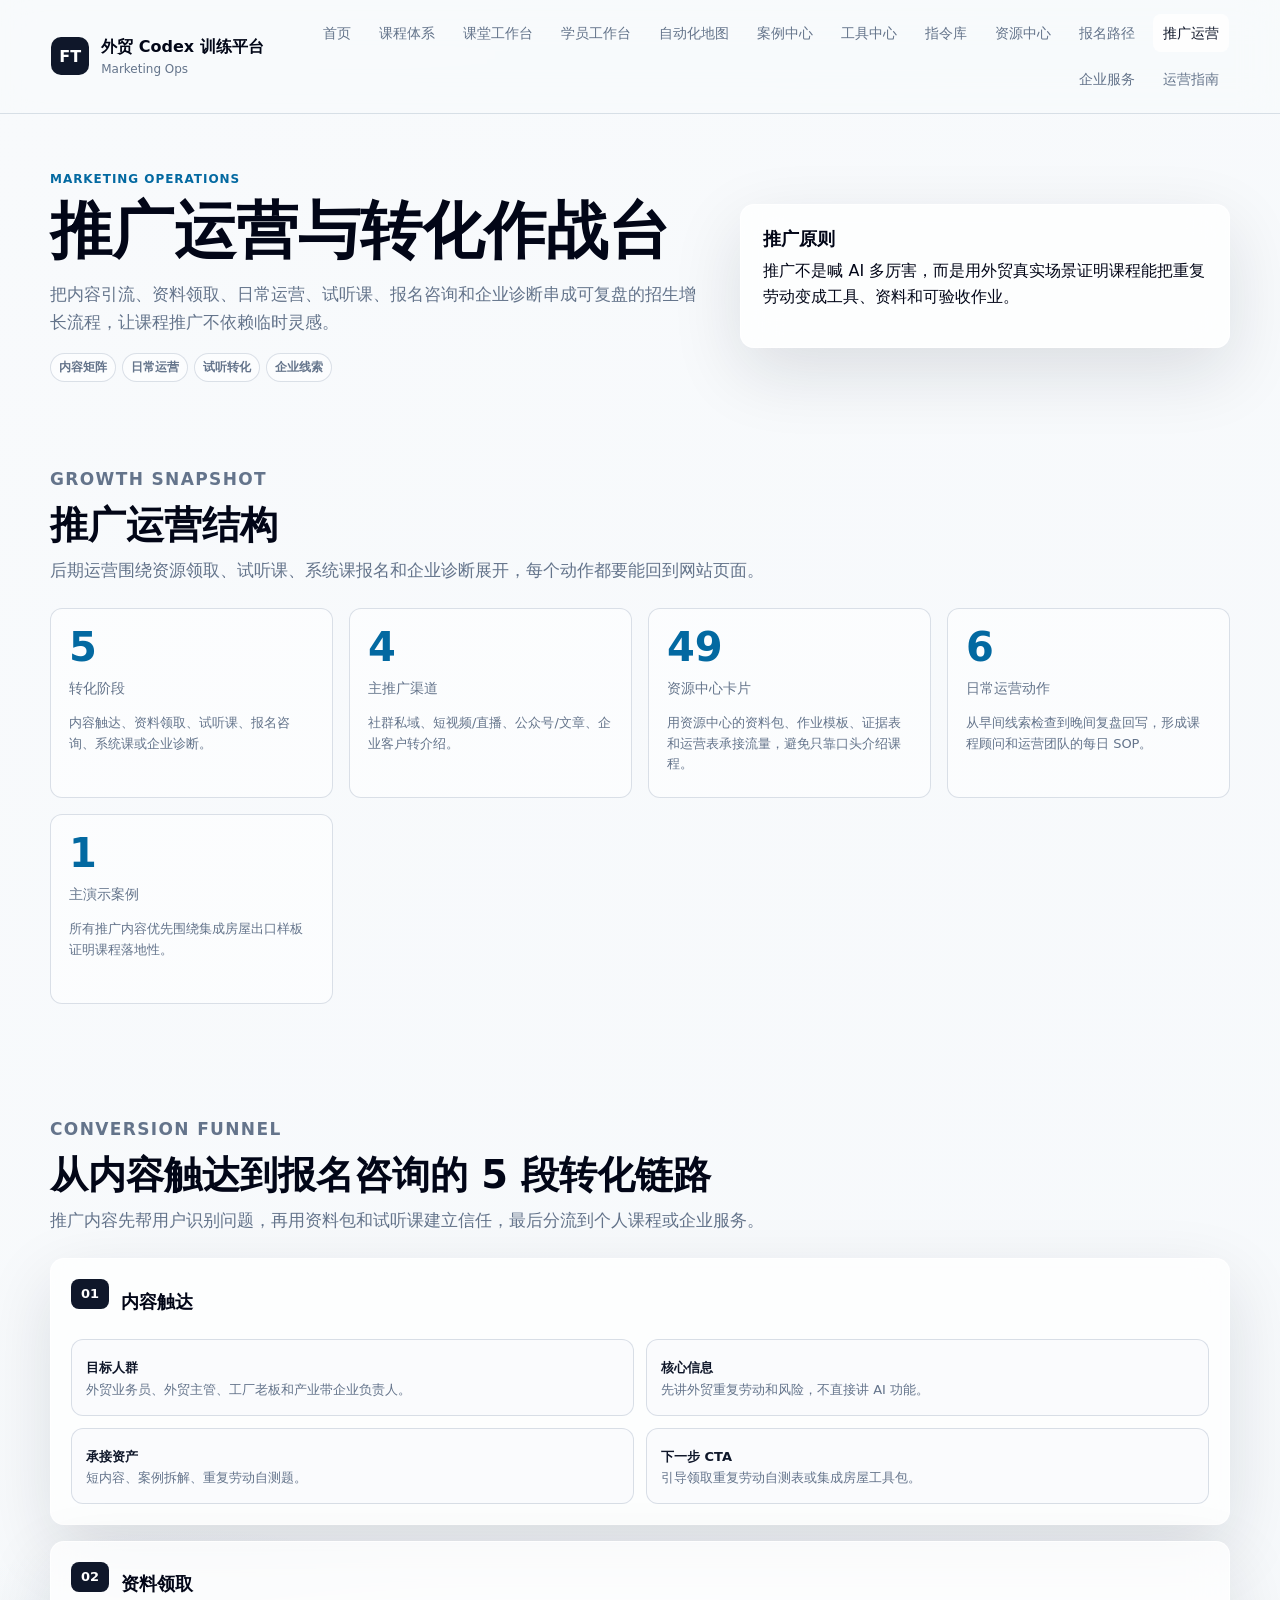
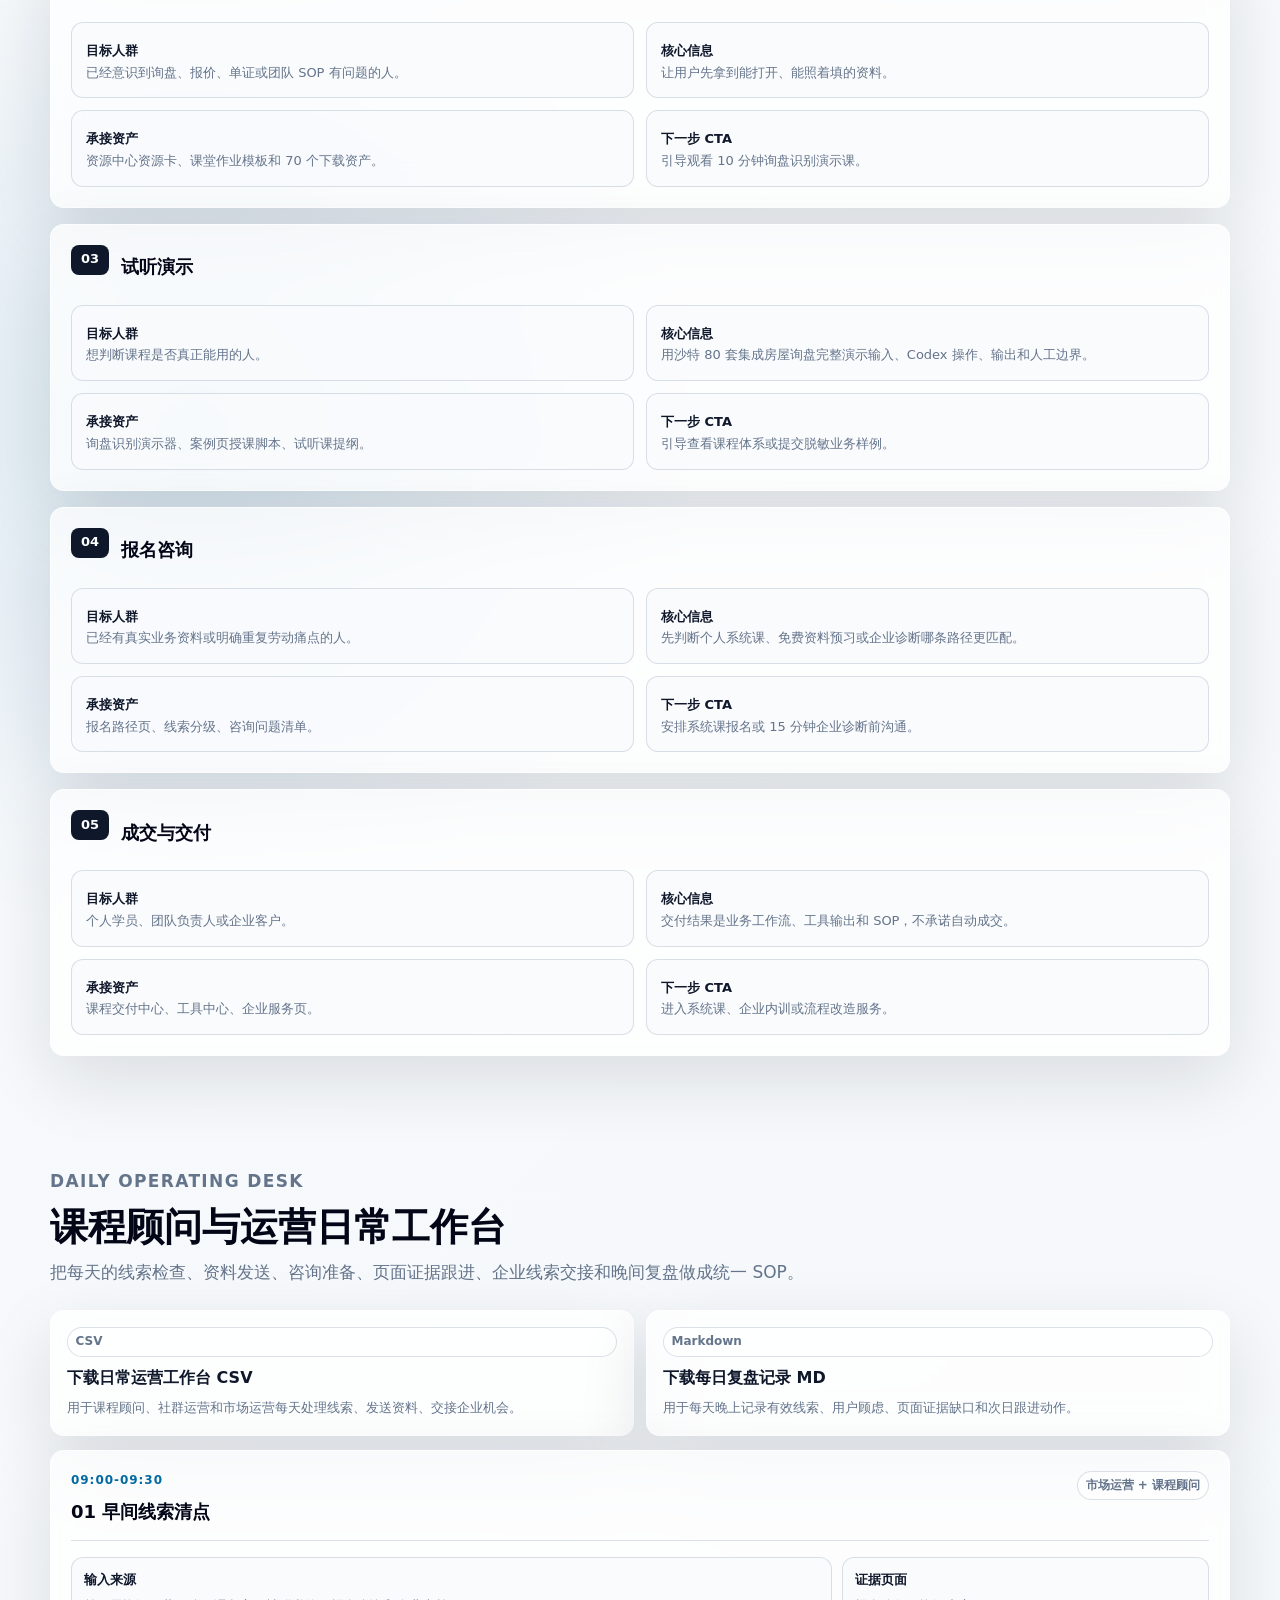
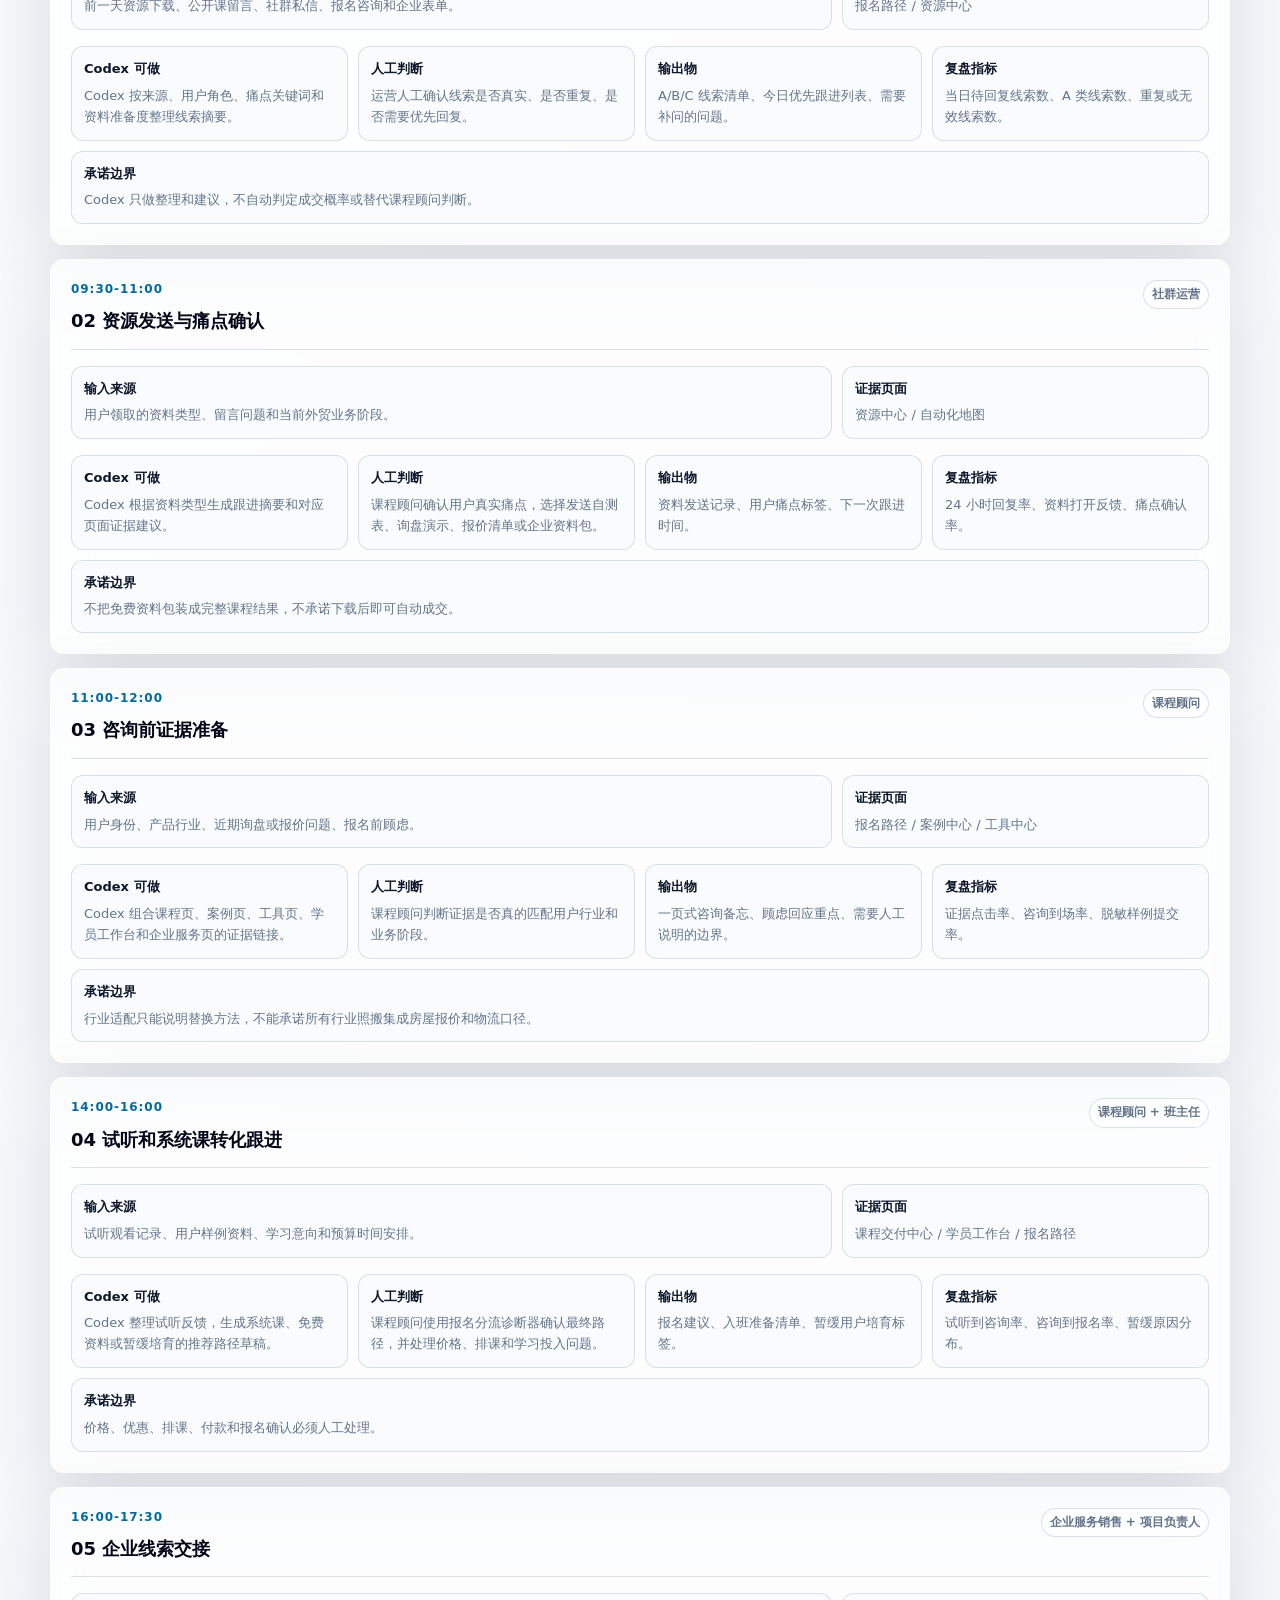
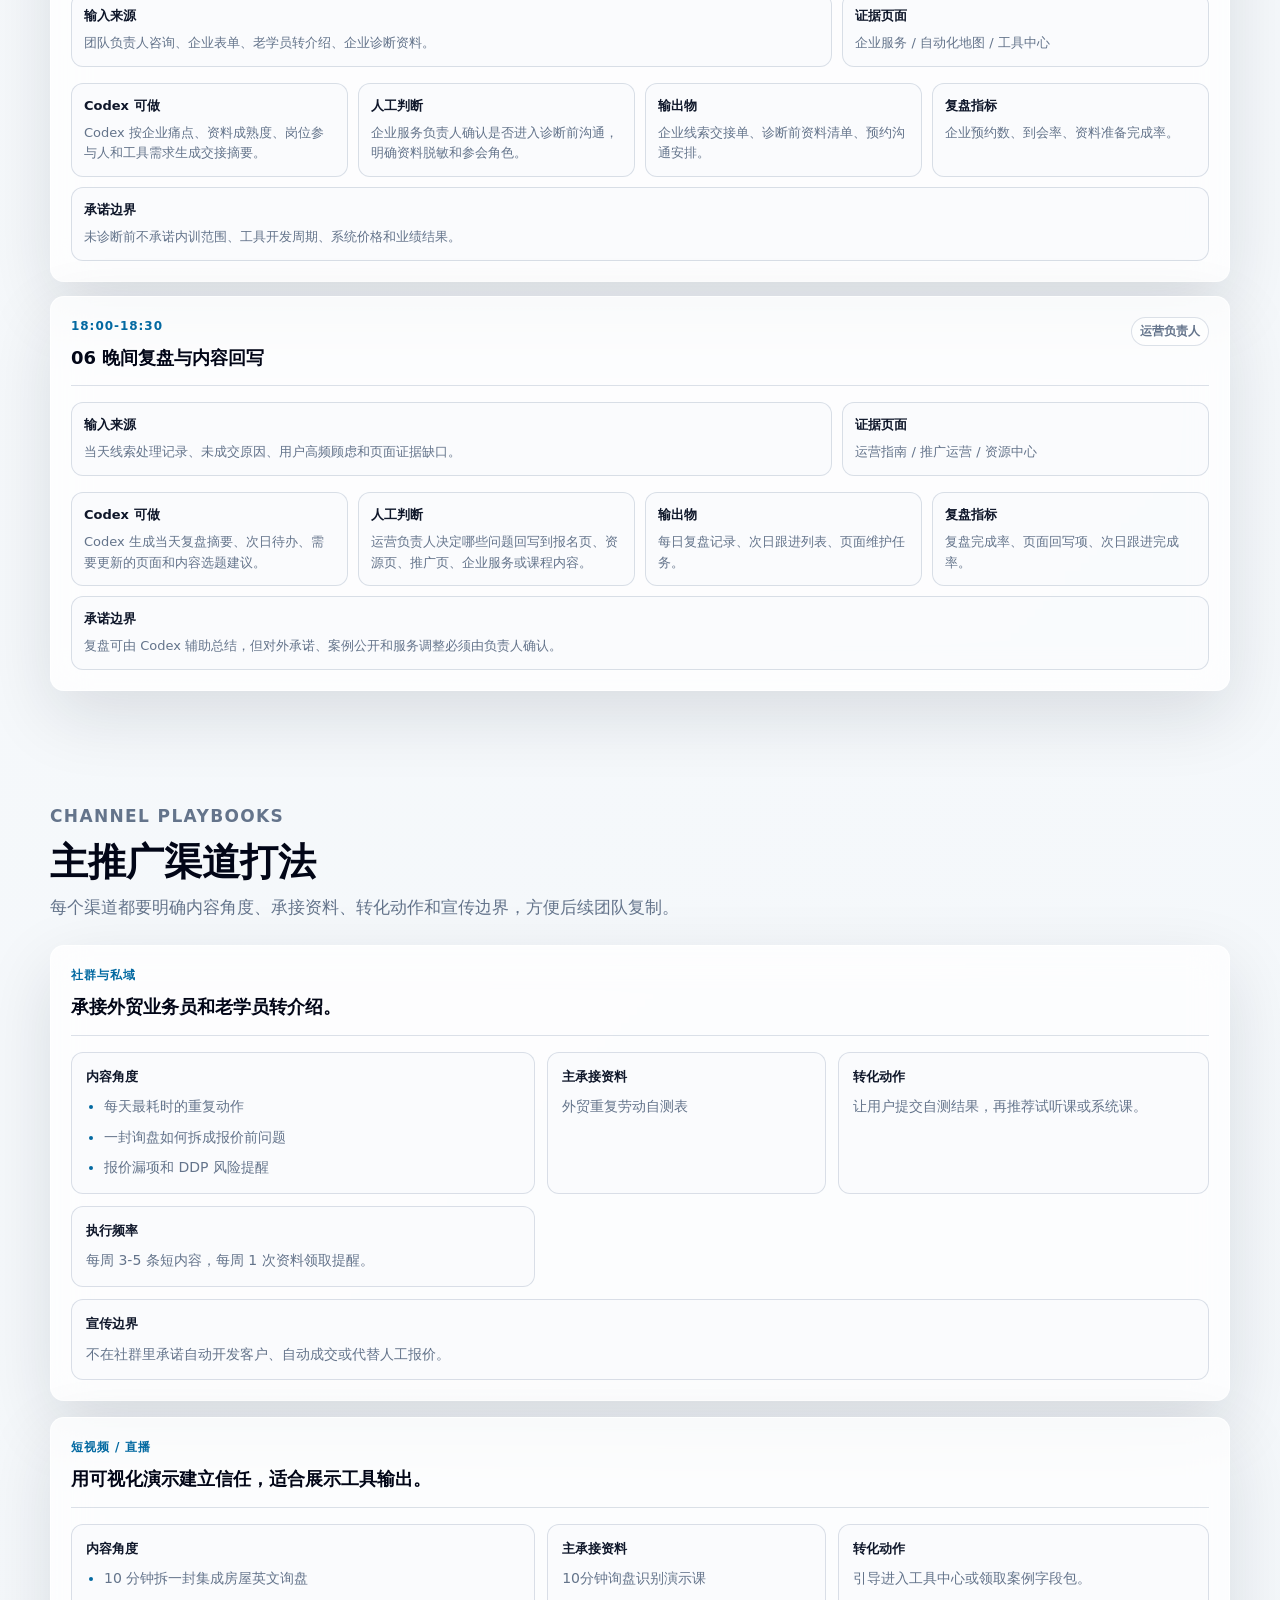
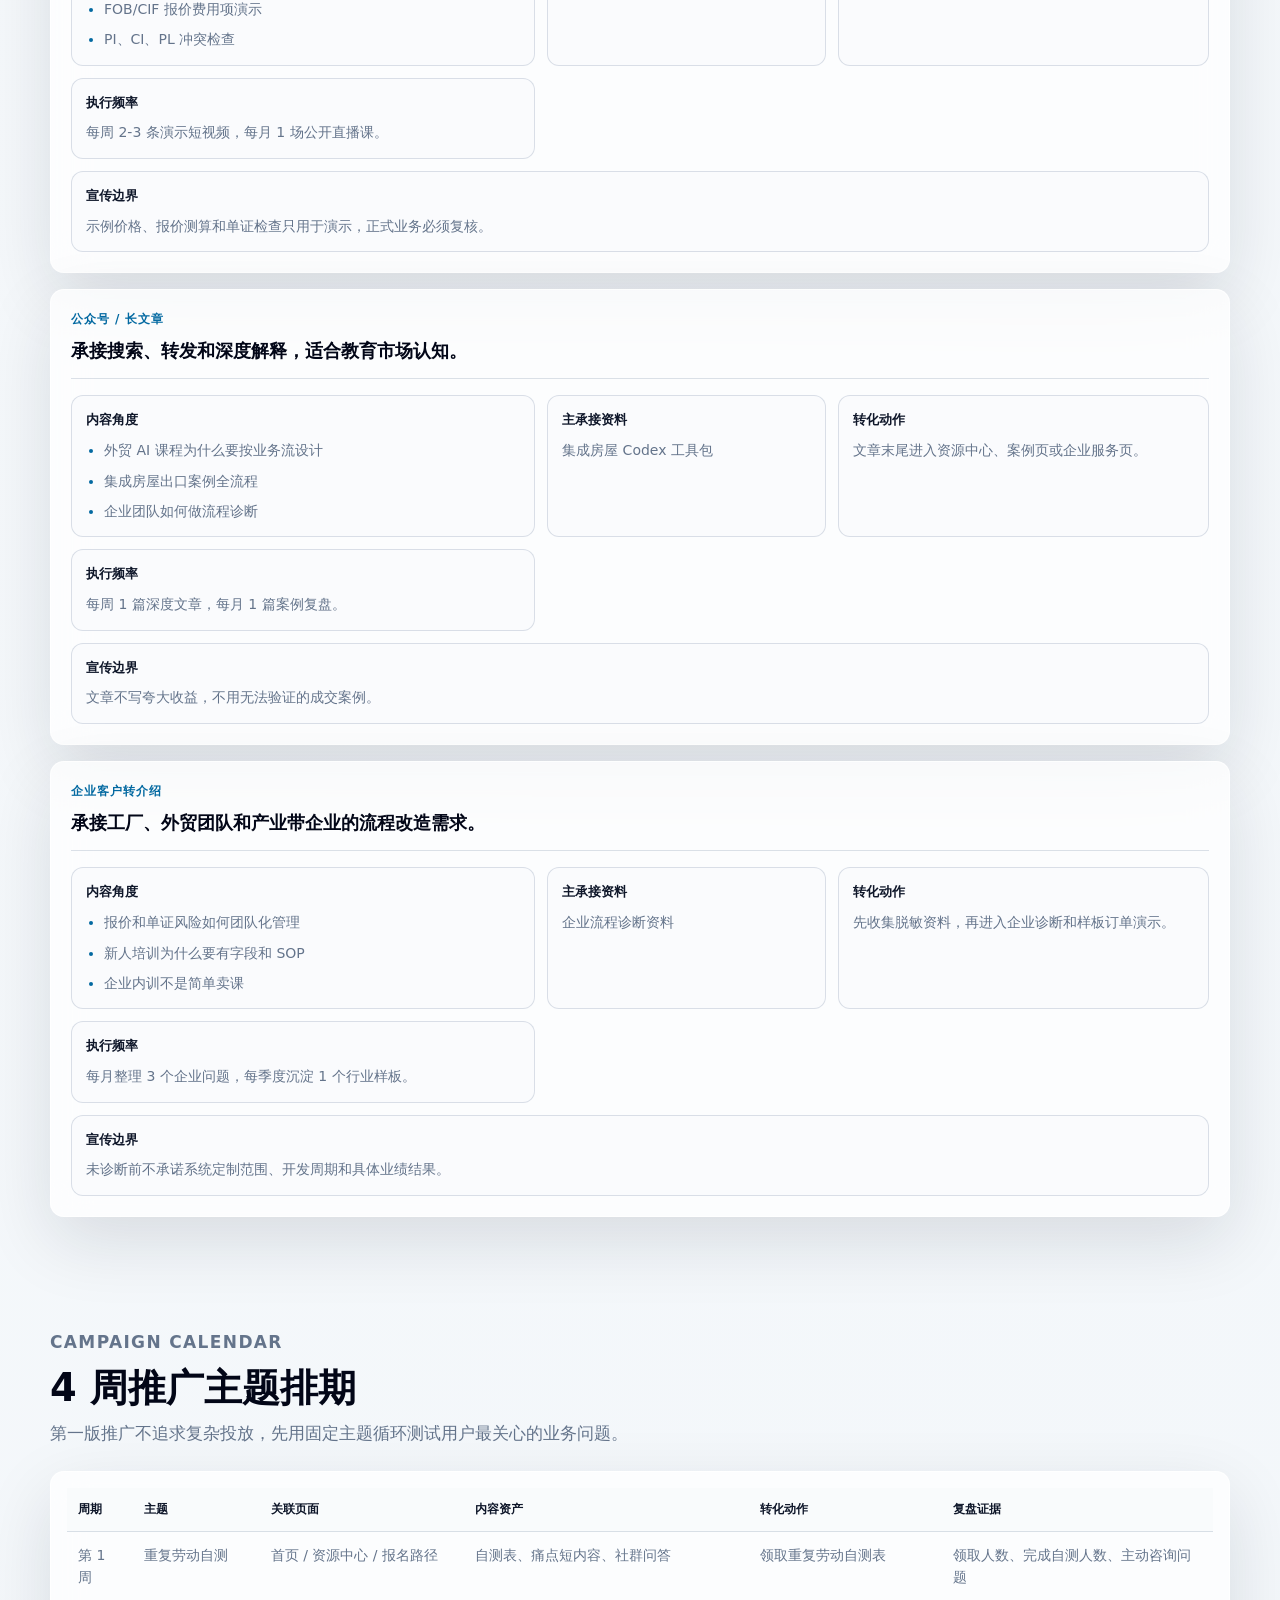
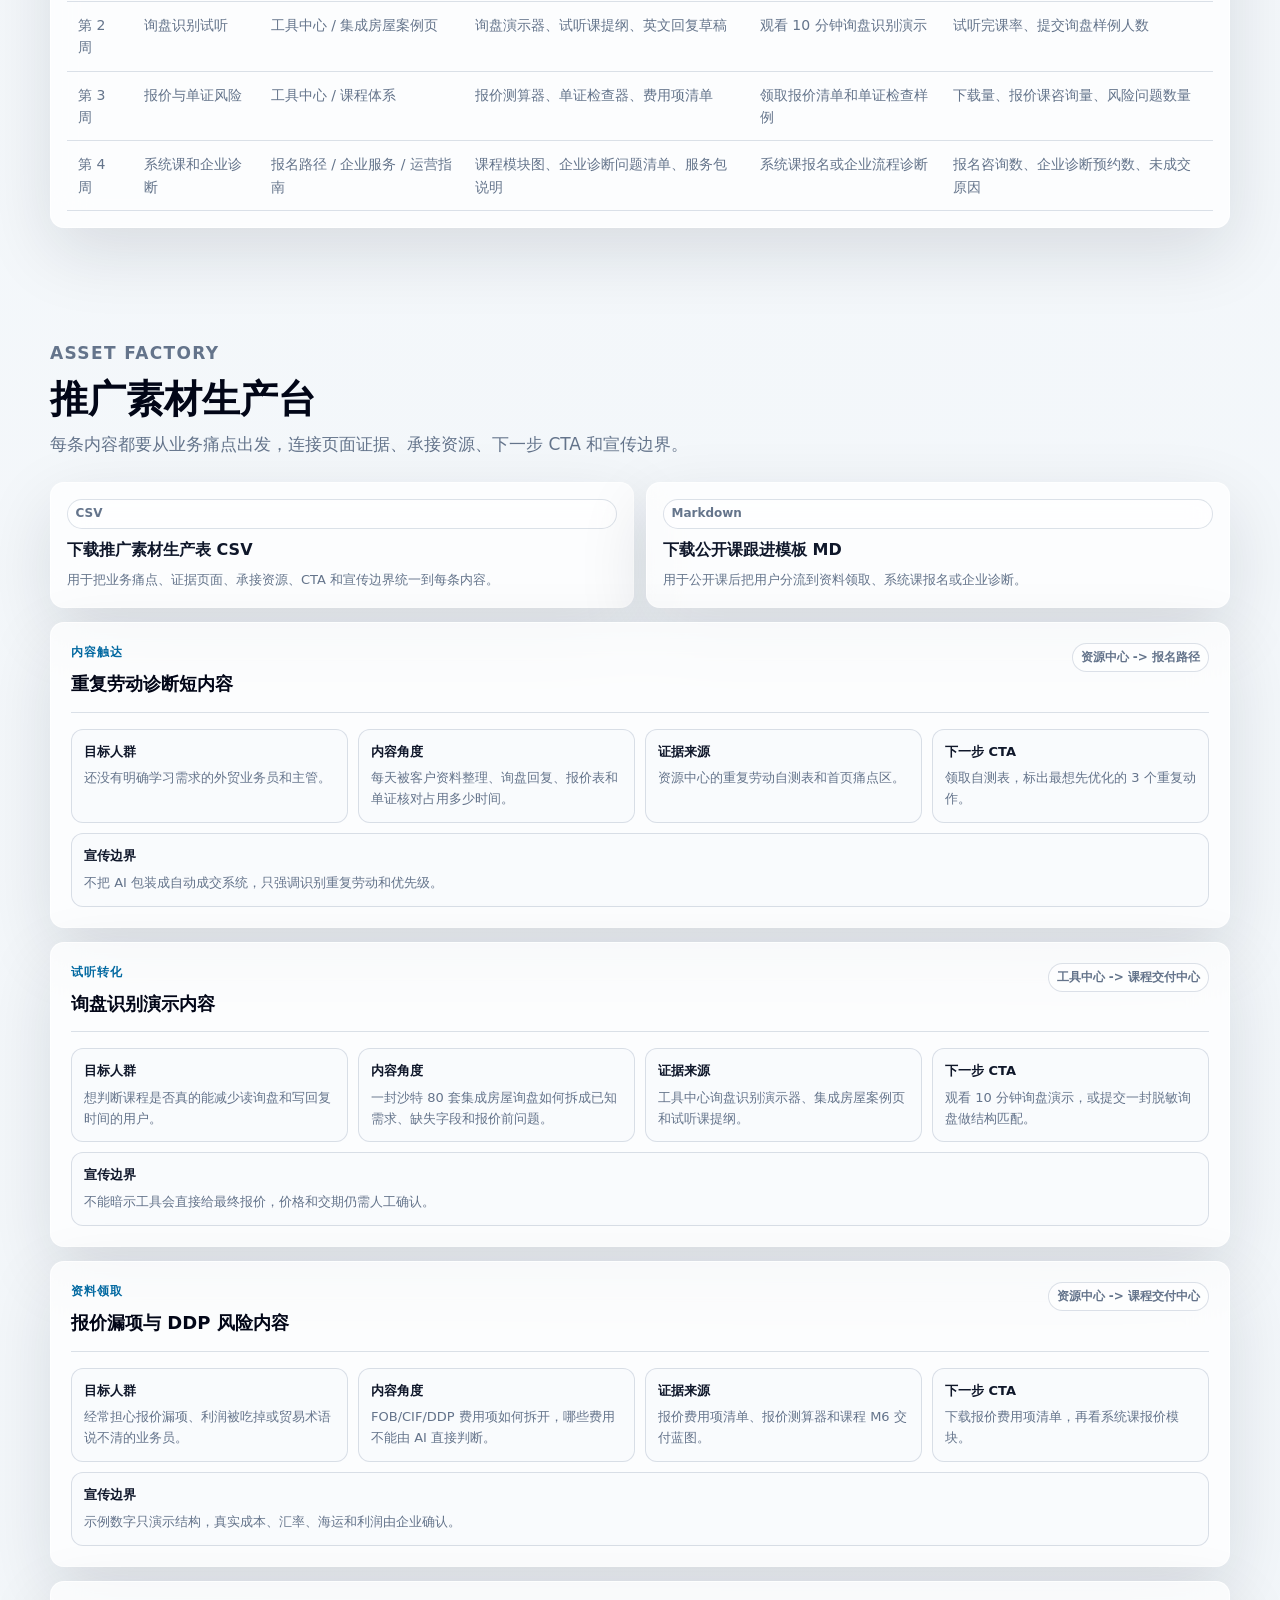
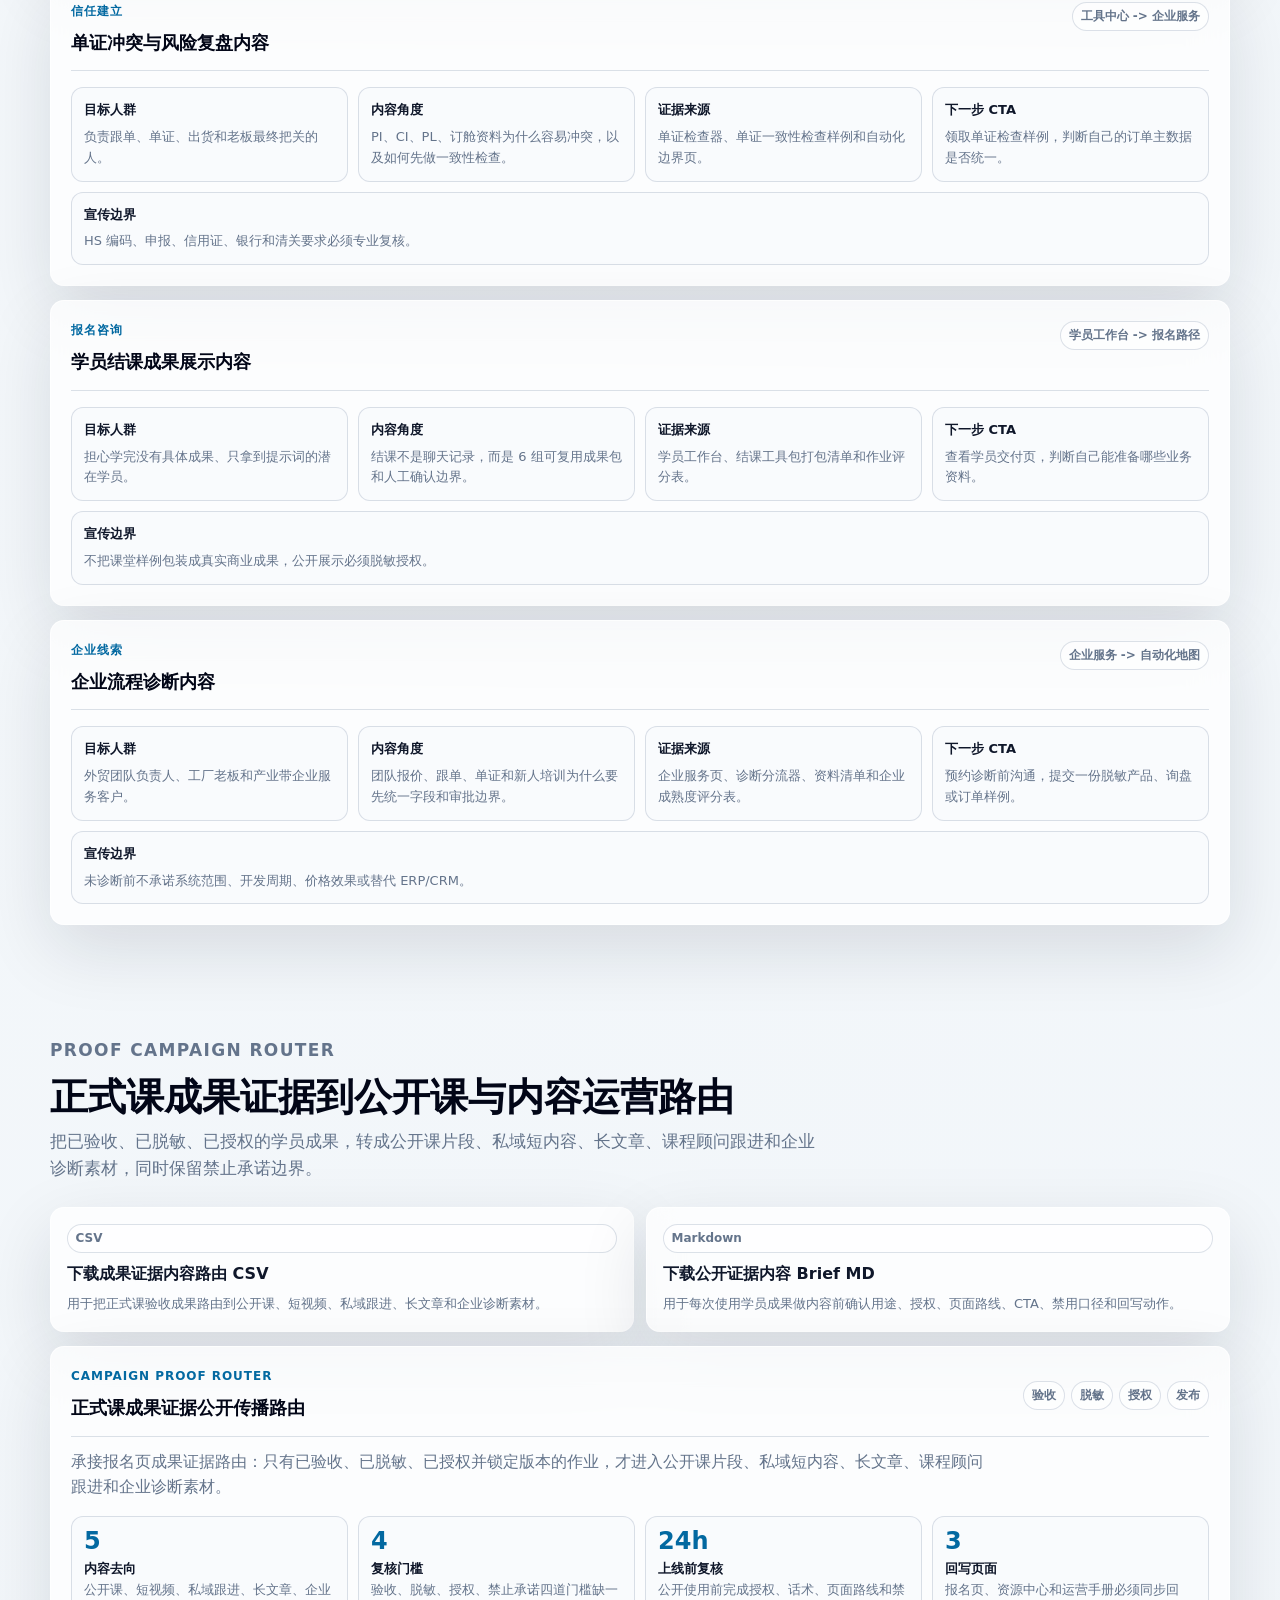
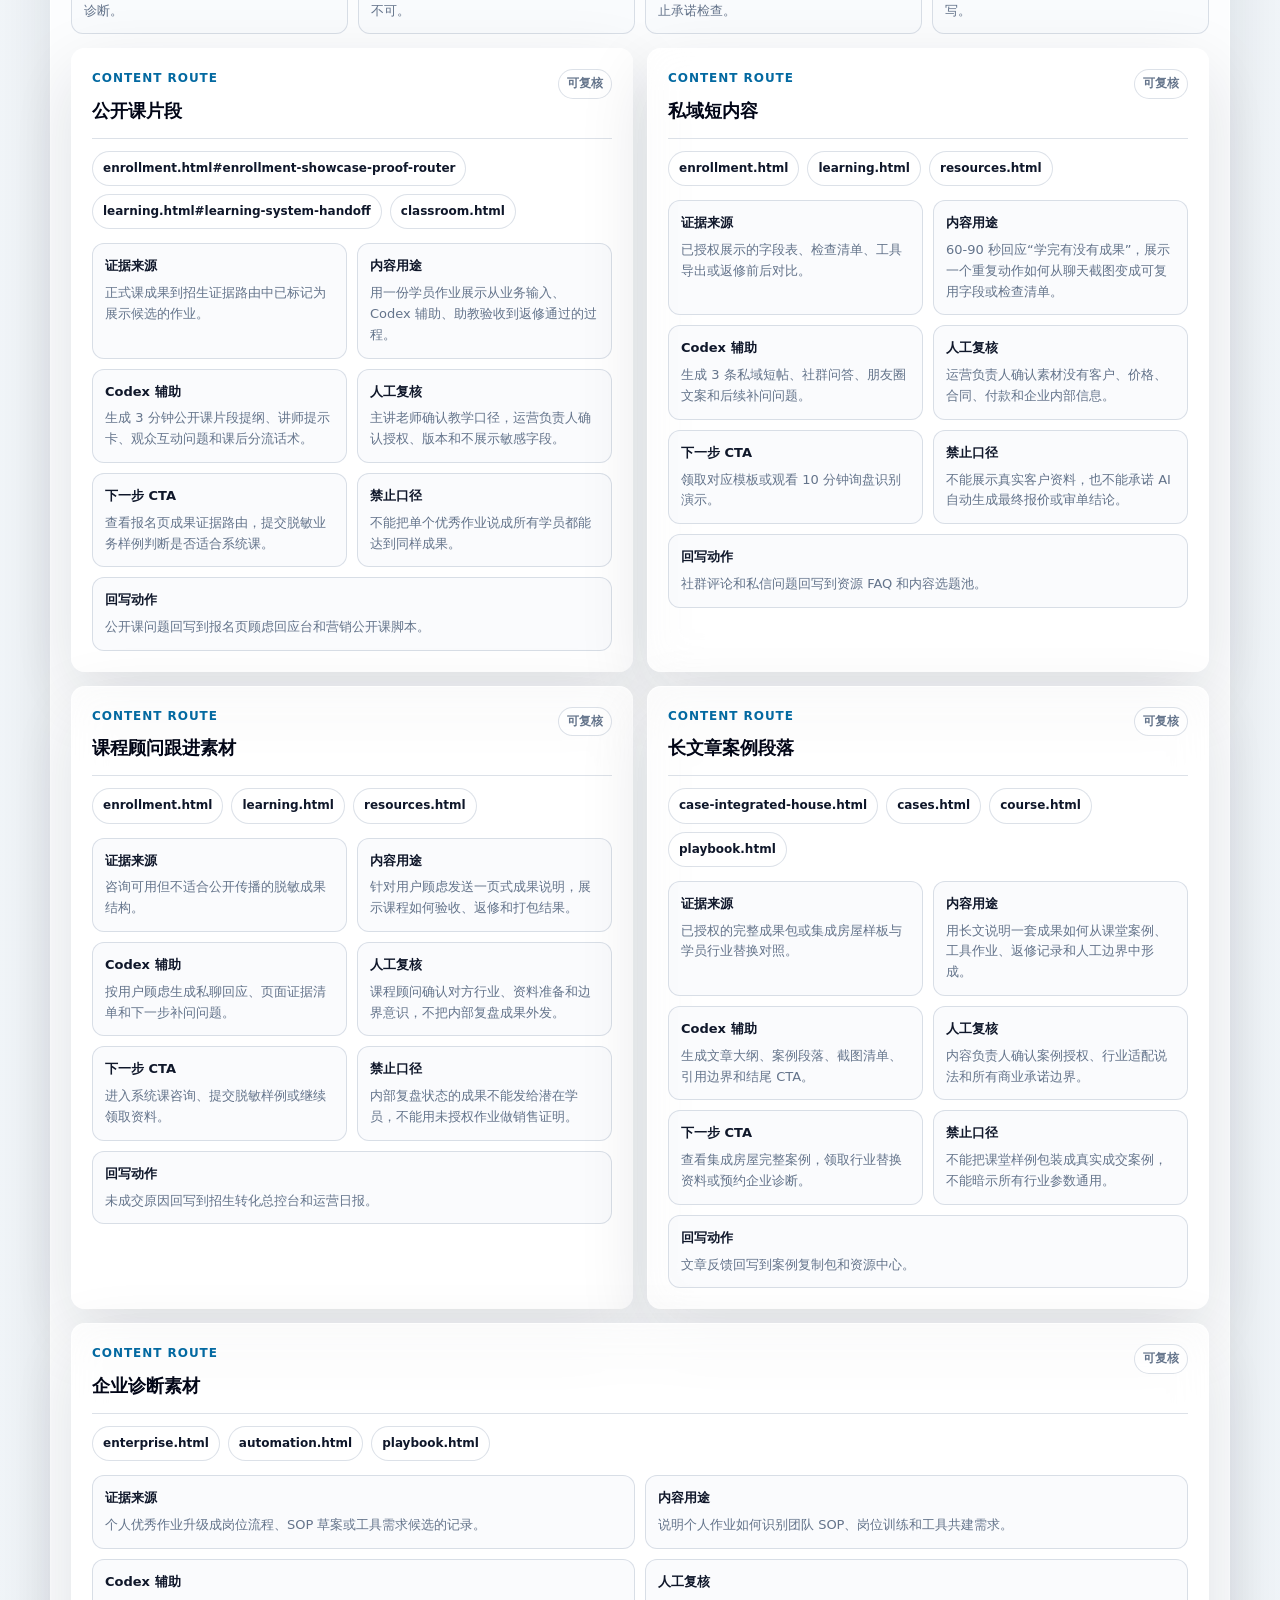
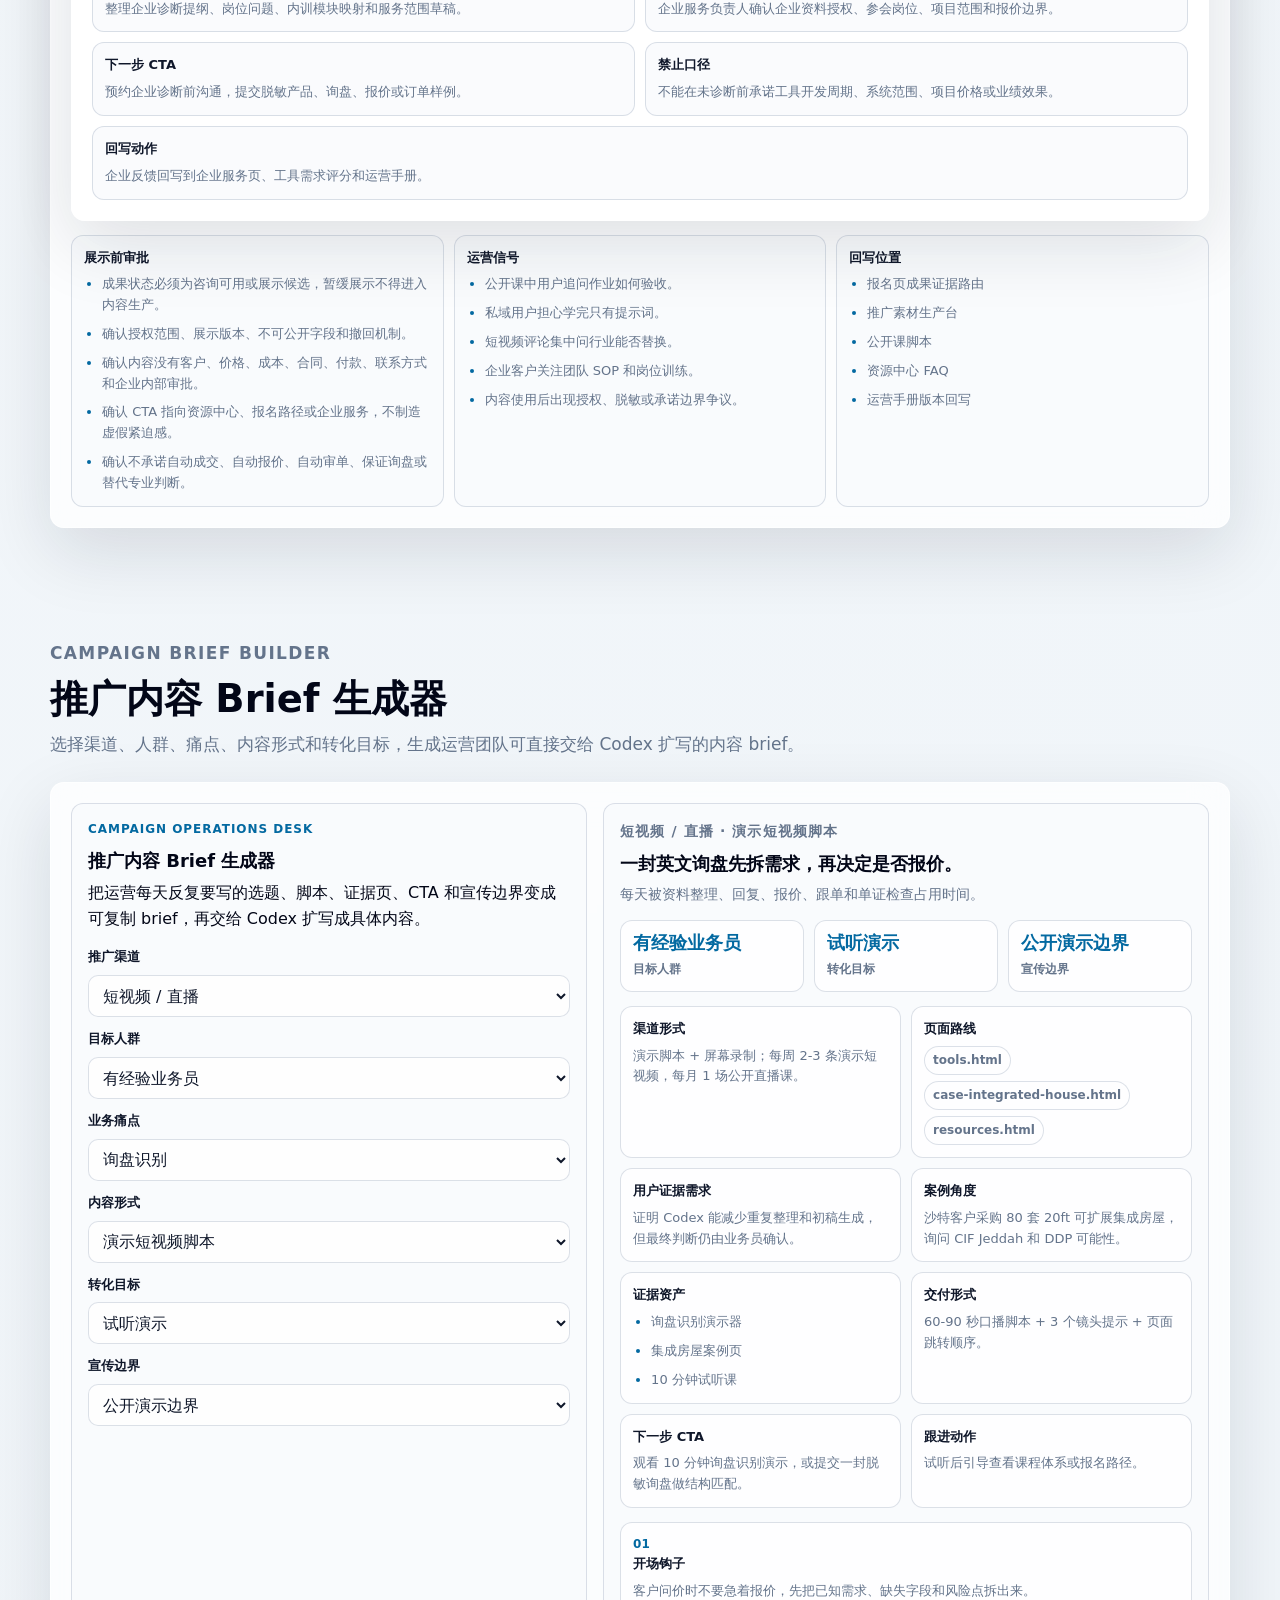
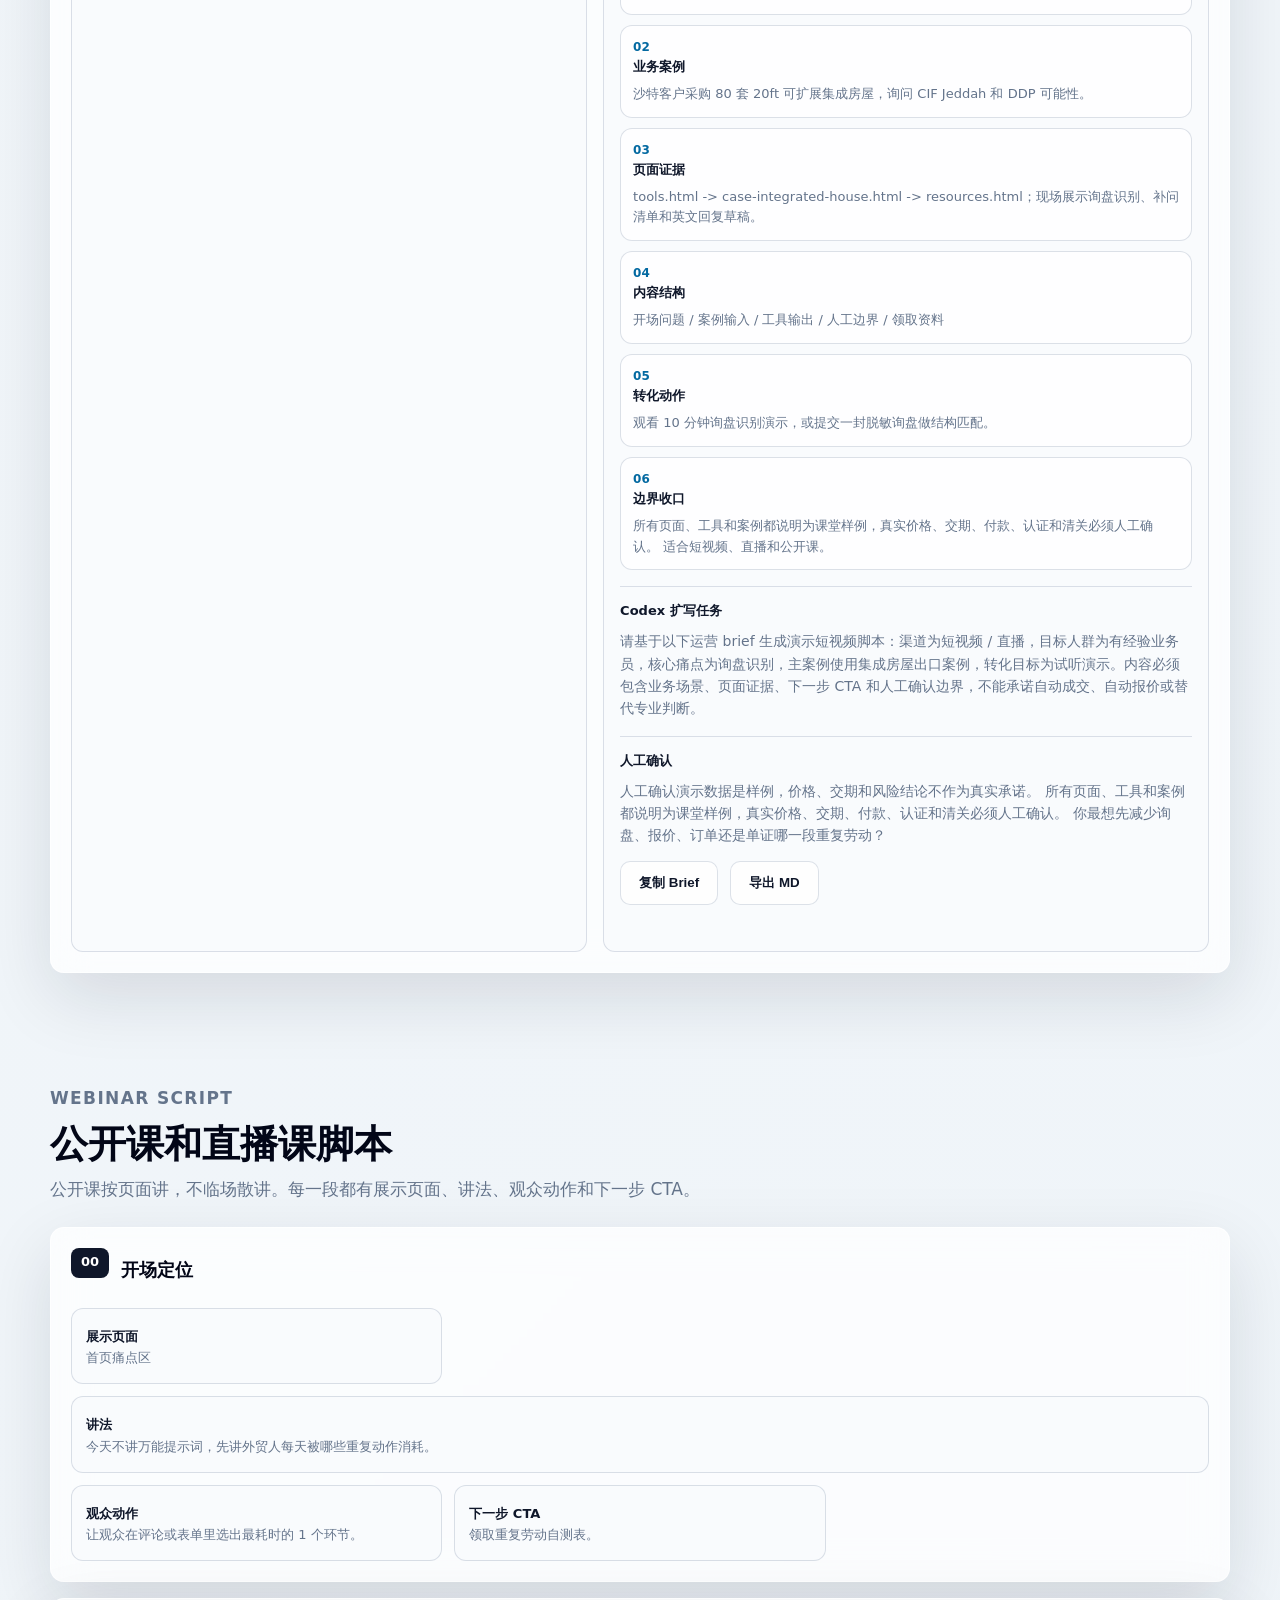
<file: marketing.html>
<!doctype html>
<html lang="zh-CN">
  <head>
    <meta charset="utf-8" />
    <meta name="viewport" content="width=device-width, initial-scale=1" />
    <title>推广运营 | 外贸 Codex 训练平台</title>
    <meta name="description" content="外贸 Codex 自动化培训平台的内容推广、资料承接、试听转化和企业线索运营作战台。" />
    <link rel="icon" href="data:," />
    <link rel="stylesheet" href="./assets/styles.css?v=20260607-resource-review1" />
  </head>
  <body data-page="marketing">
    <header class="site-header">
      <a class="brand" href="./index.html" aria-label="返回首页">
        <span class="brand-mark">FT</span>
        <span><strong>外贸 Codex 训练平台</strong><small>Marketing Ops</small></span>
      </a>
      <nav class="top-nav" data-site-nav aria-label="主导航"></nav>
    </header>

    <main>
      <section class="hero-section compact-hero">
        <div id="page-hero-data" class="hero-copy" data-page="marketing"></div>
        <aside class="glass-panel page-aside">
          <h3>推广原则</h3>
          <p>推广不是喊 AI 多厉害，而是用外贸真实场景证明课程能把重复劳动变成工具、资料和可验收作业。</p>
        </aside>
      </section>

      <section class="content-section">
        <div class="section-heading">
          <p class="eyebrow">Growth Snapshot</p>
          <h2>推广运营结构</h2>
          <p>后期运营围绕资源领取、试听课、系统课报名和企业诊断展开，每个动作都要能回到网站页面。</p>
        </div>
        <div id="marketing-metrics" class="metric-grid"></div>
      </section>

      <section class="content-section">
        <div class="section-heading">
          <p class="eyebrow">Conversion Funnel</p>
          <h2>从内容触达到报名咨询的 5 段转化链路</h2>
          <p>推广内容先帮用户识别问题，再用资料包和试听课建立信任，最后分流到个人课程或企业服务。</p>
        </div>
        <div id="marketing-funnel" class="lesson-flow"></div>
      </section>

      <section class="content-section">
        <div class="section-heading">
          <p class="eyebrow">Daily Operating Desk</p>
          <h2>课程顾问与运营日常工作台</h2>
          <p>把每天的线索检查、资料发送、咨询准备、页面证据跟进、企业线索交接和晚间复盘做成统一 SOP。</p>
        </div>
        <div id="marketing-daily-ops-desk"></div>
      </section>

      <section class="content-section">
        <div class="section-heading">
          <p class="eyebrow">Channel Playbooks</p>
          <h2>主推广渠道打法</h2>
          <p>每个渠道都要明确内容角度、承接资料、转化动作和宣传边界，方便后续团队复制。</p>
        </div>
        <div id="marketing-channels" class="standard-card-list"></div>
      </section>

      <section class="content-section">
        <div class="section-heading">
          <p class="eyebrow">Campaign Calendar</p>
          <h2>4 周推广主题排期</h2>
          <p>第一版推广不追求复杂投放，先用固定主题循环测试用户最关心的业务问题。</p>
        </div>
        <div id="marketing-calendar" class="table-shell ops-table-shell"></div>
      </section>

      <section class="content-section">
        <div class="section-heading">
          <p class="eyebrow">Asset Factory</p>
          <h2>推广素材生产台</h2>
          <p>每条内容都要从业务痛点出发，连接页面证据、承接资源、下一步 CTA 和宣传边界。</p>
        </div>
        <div id="marketing-asset-factory"></div>
      </section>

      <section id="marketing-proof-campaign-router" class="content-section">
        <div class="section-heading">
          <p class="eyebrow">Proof Campaign Router</p>
          <h2>正式课成果证据到公开课与内容运营路由</h2>
          <p>把已验收、已脱敏、已授权的学员成果，转成公开课片段、私域短内容、长文章、课程顾问跟进和企业诊断素材，同时保留禁止承诺边界。</p>
        </div>
        <div id="marketing-proof-campaign-router-content"></div>
      </section>

      <section class="content-section">
        <div class="section-heading">
          <p class="eyebrow">Campaign Brief Builder</p>
          <h2>推广内容 Brief 生成器</h2>
          <p>选择渠道、人群、痛点、内容形式和转化目标，生成运营团队可直接交给 Codex 扩写的内容 brief。</p>
        </div>
        <div id="marketing-campaign-brief-builder"></div>
      </section>

      <section class="content-section">
        <div class="section-heading">
          <p class="eyebrow">Webinar Script</p>
          <h2>公开课和直播课脚本</h2>
          <p>公开课按页面讲，不临场散讲。每一段都有展示页面、讲法、观众动作和下一步 CTA。</p>
        </div>
        <div id="marketing-webinar-script" class="lesson-flow"></div>
      </section>

      <section class="content-section">
        <div class="section-heading">
          <p class="eyebrow">Content Repurpose</p>
          <h2>一份案例多次复用</h2>
          <p>集成房屋案例、互动工具和资源下载都要同时服务内容推广、试听转化、课程交付和企业咨询。</p>
        </div>
        <div id="marketing-repurpose" class="card-grid wide-grid"></div>
      </section>

      <section class="content-section">
        <div class="section-heading">
          <p class="eyebrow">Metrics Board</p>
          <h2>运营复盘指标</h2>
          <p>每周用这些指标判断要改资料、改试听课、改报名页，还是增加企业诊断内容。</p>
        </div>
        <div id="marketing-metrics-board" class="table-shell ops-table-shell"></div>
      </section>

      <section class="content-section">
        <div class="section-heading">
          <p class="eyebrow">Claim Boundaries</p>
          <h2>推广宣传必须守住的边界</h2>
          <p>招生转化要建立信任，不能用夸大承诺破坏课程长期口碑。</p>
        </div>
        <div id="marketing-claim-boundaries" class="glass-panel standard-panel"></div>
      </section>

      <section class="content-section final-cta">
        <div class="glass-panel">
          <p class="eyebrow">Next Action</p>
          <h2>推广内容统一回到资源、试听和报名页面</h2>
          <p>每条推广内容都应该有明确下一步：领取资料、看试听、查看课程体系、提交脱敏业务样例或预约企业诊断。</p>
          <div class="hero-actions">
            <a class="button primary" href="./resources.html">查看资源中心</a>
            <a class="button secondary" href="./enrollment.html">查看报名路径</a>
            <a class="button secondary" href="./enterprise.html">查看企业服务</a>
          </div>
        </div>
      </section>
    </main>

    <script src="./data/site.js?v=20260607-resource-review1"></script>
    <script src="./data/marketing.js?v=20260607-resource-review1"></script>
    <script src="./assets/app.js?v=20260607-resource-review1"></script>
  </body>
</html>
</file>
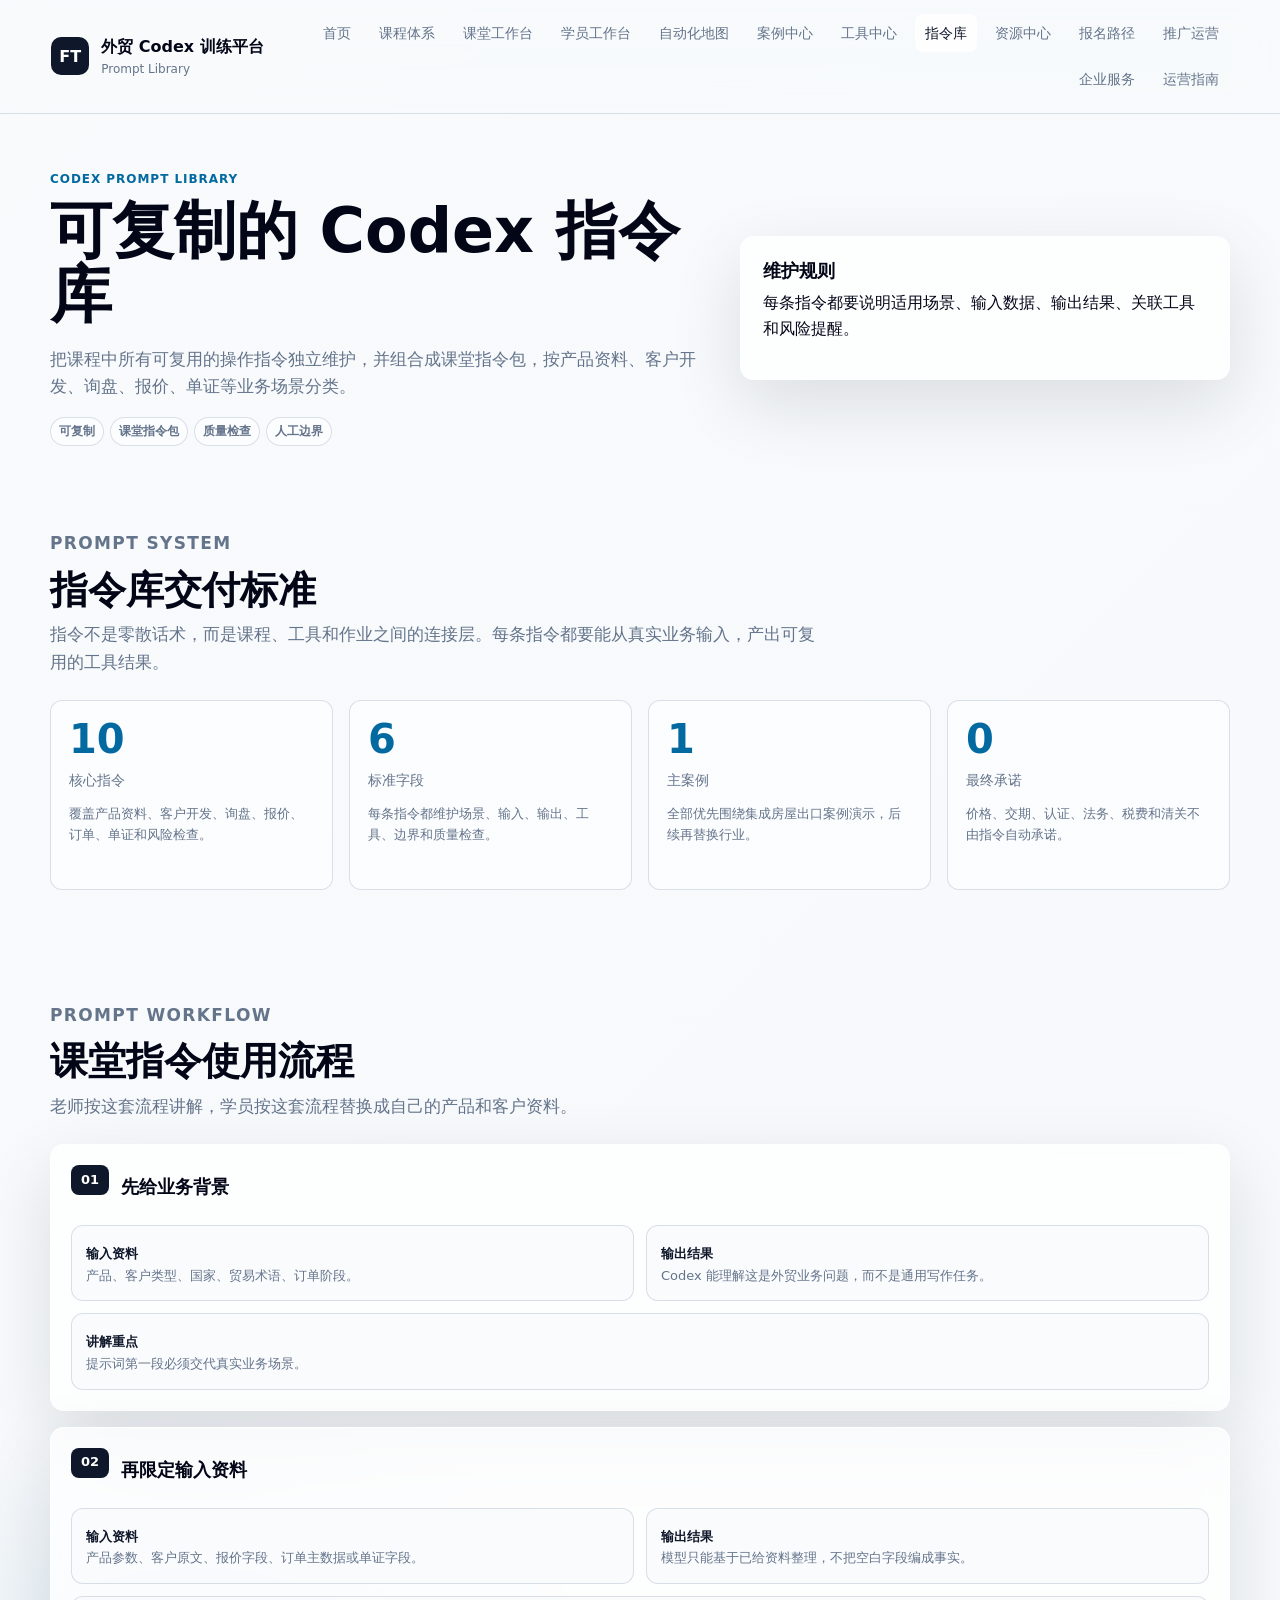
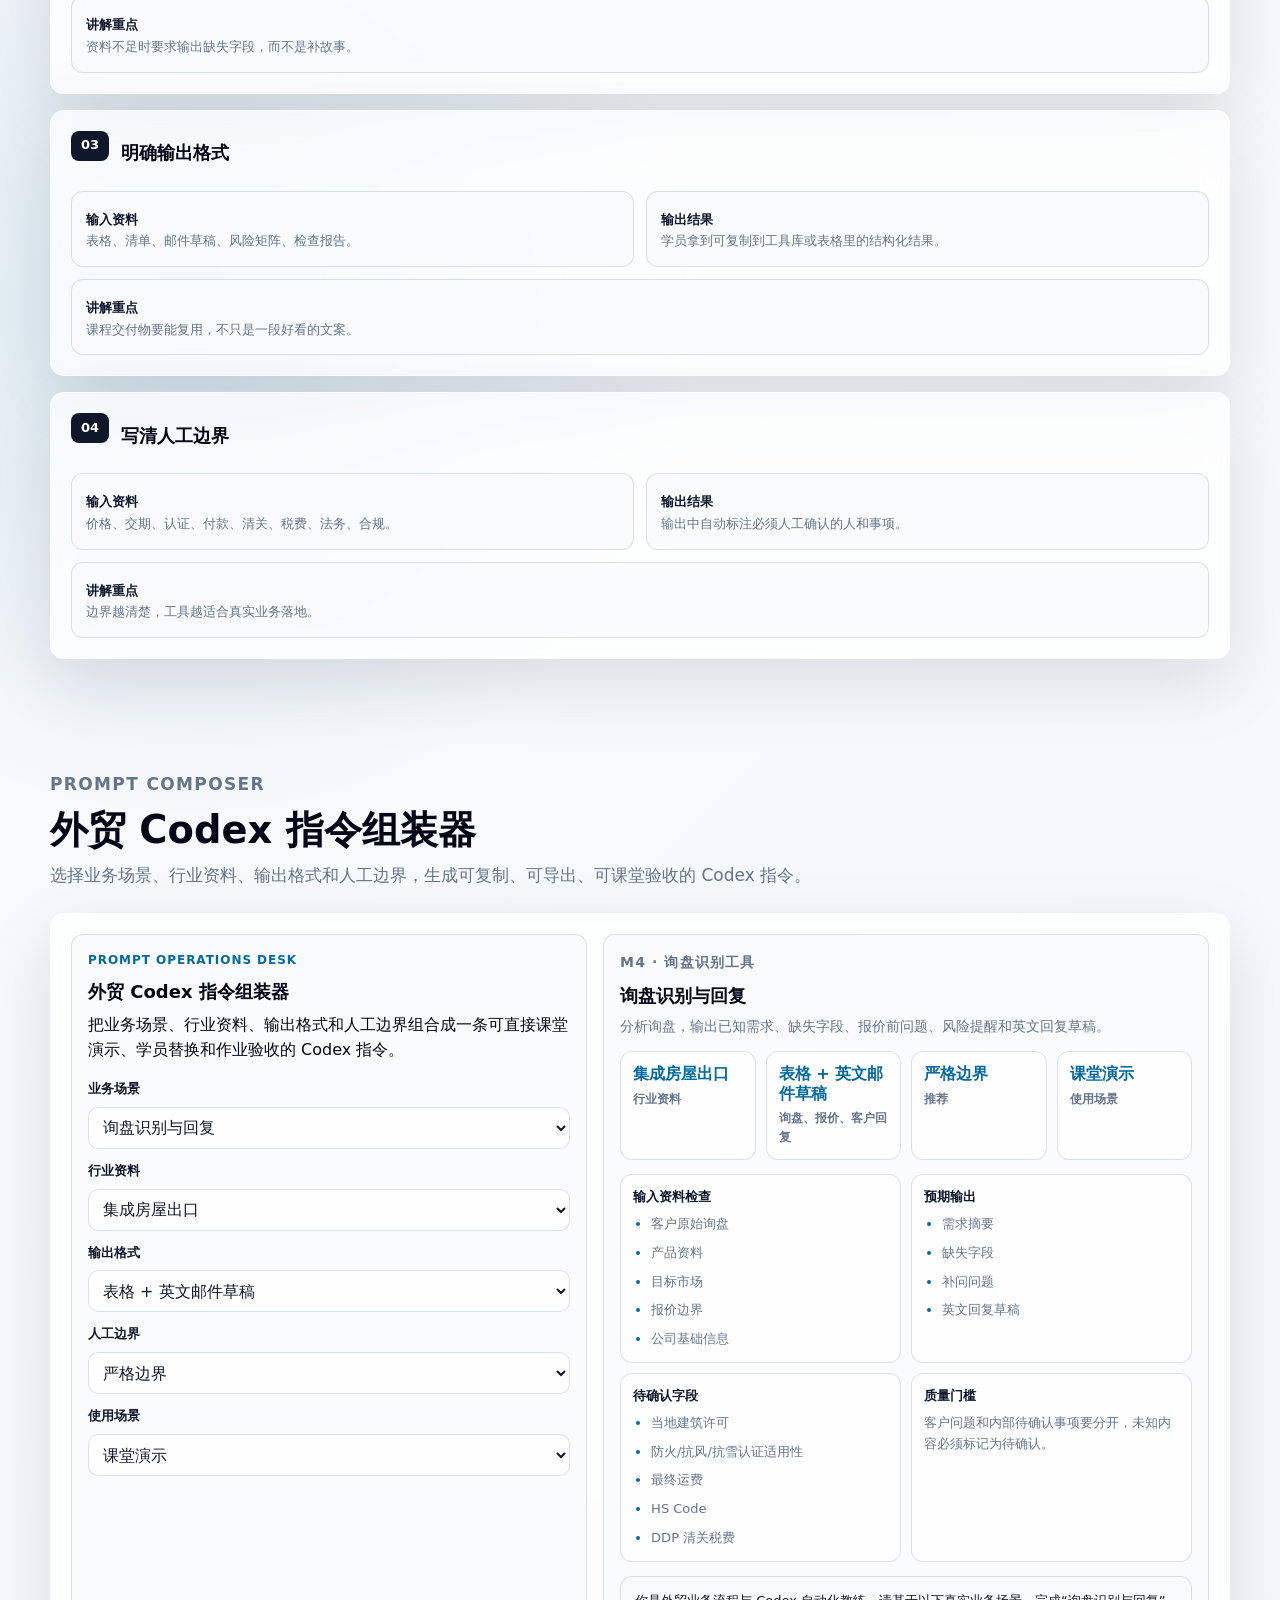
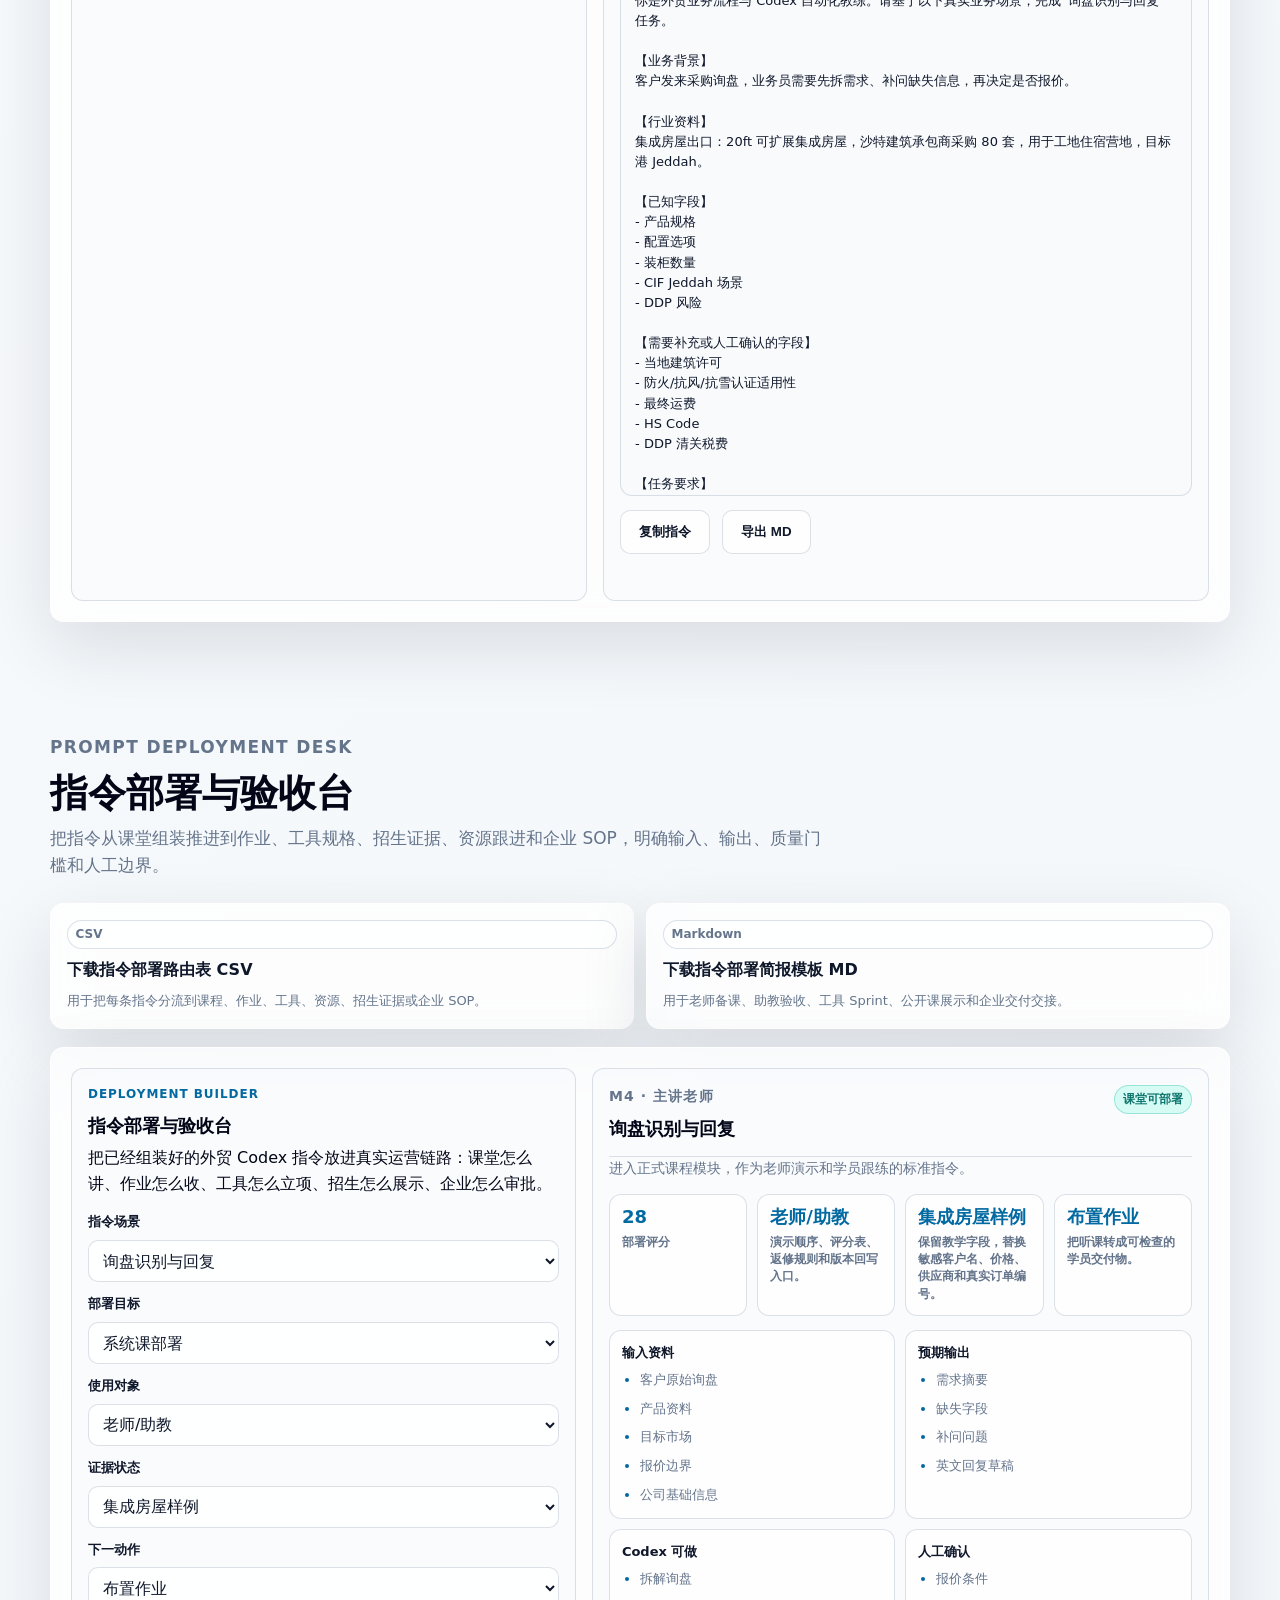
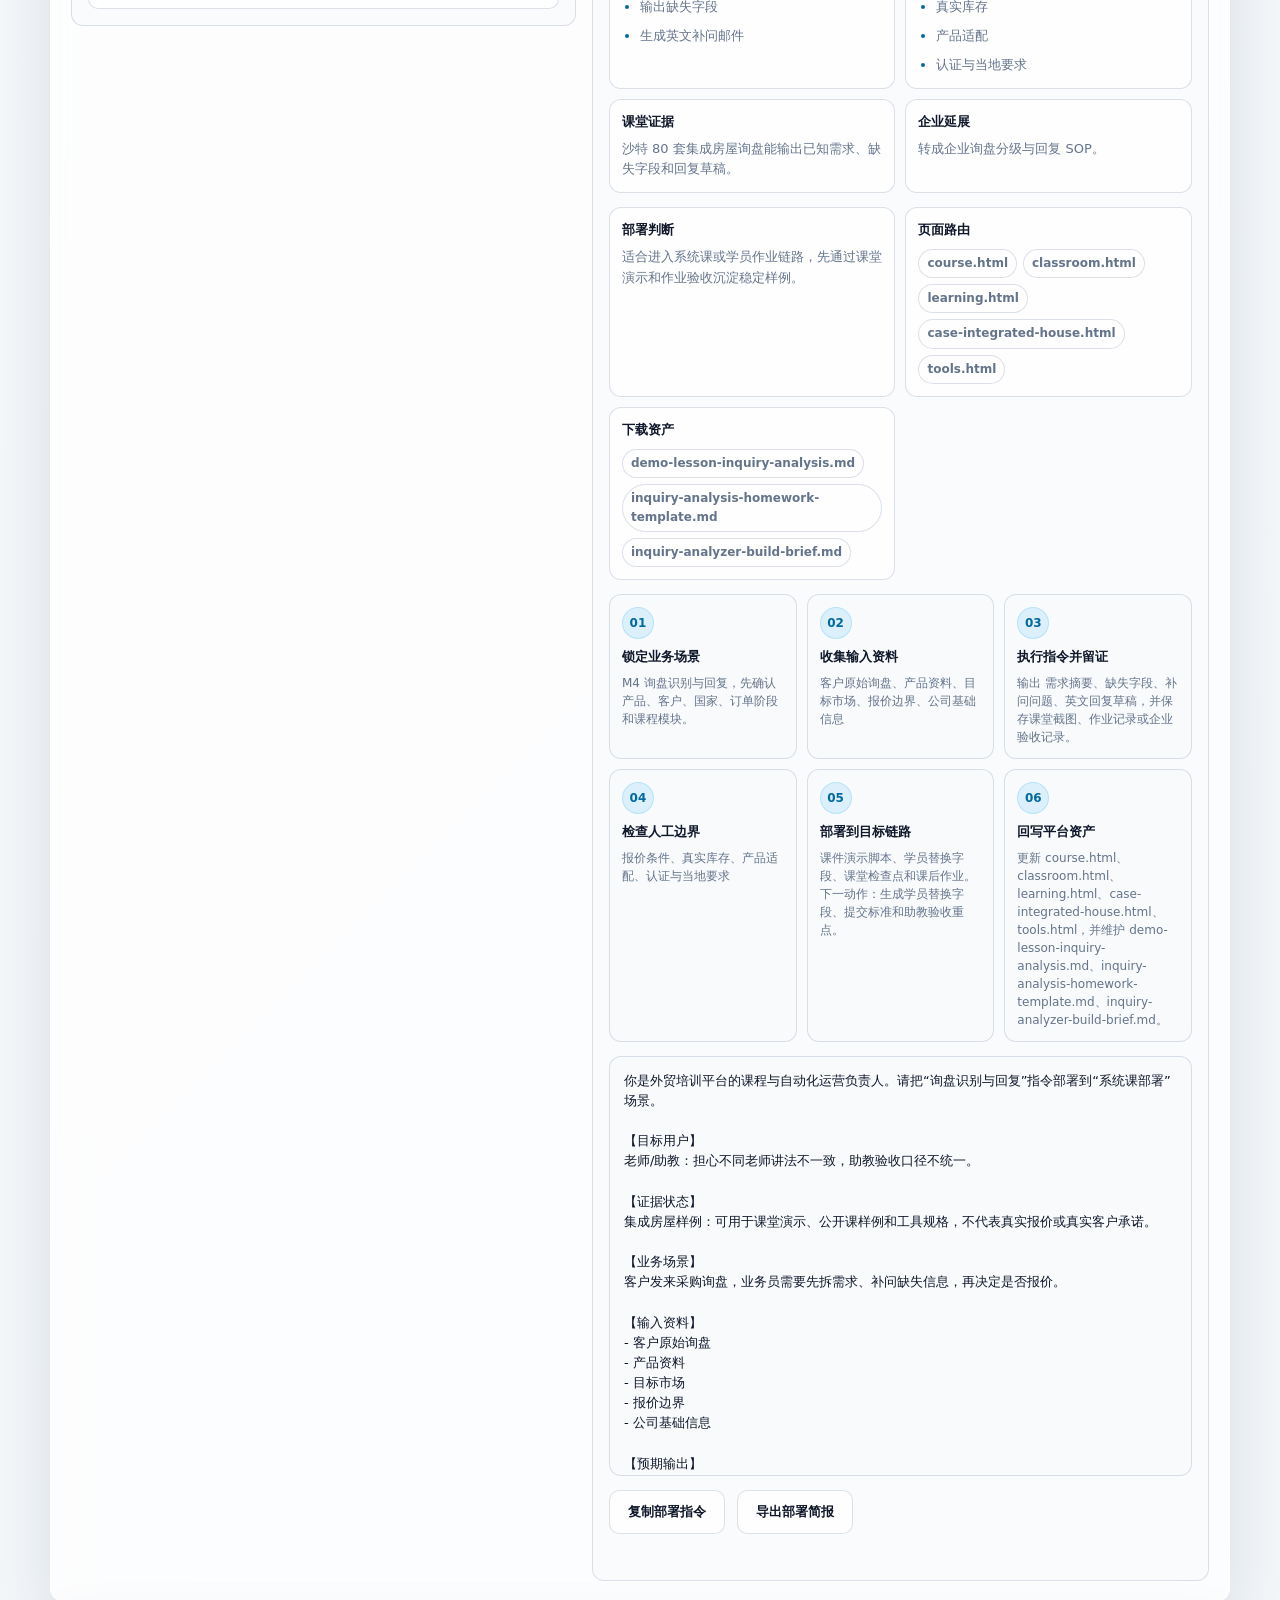
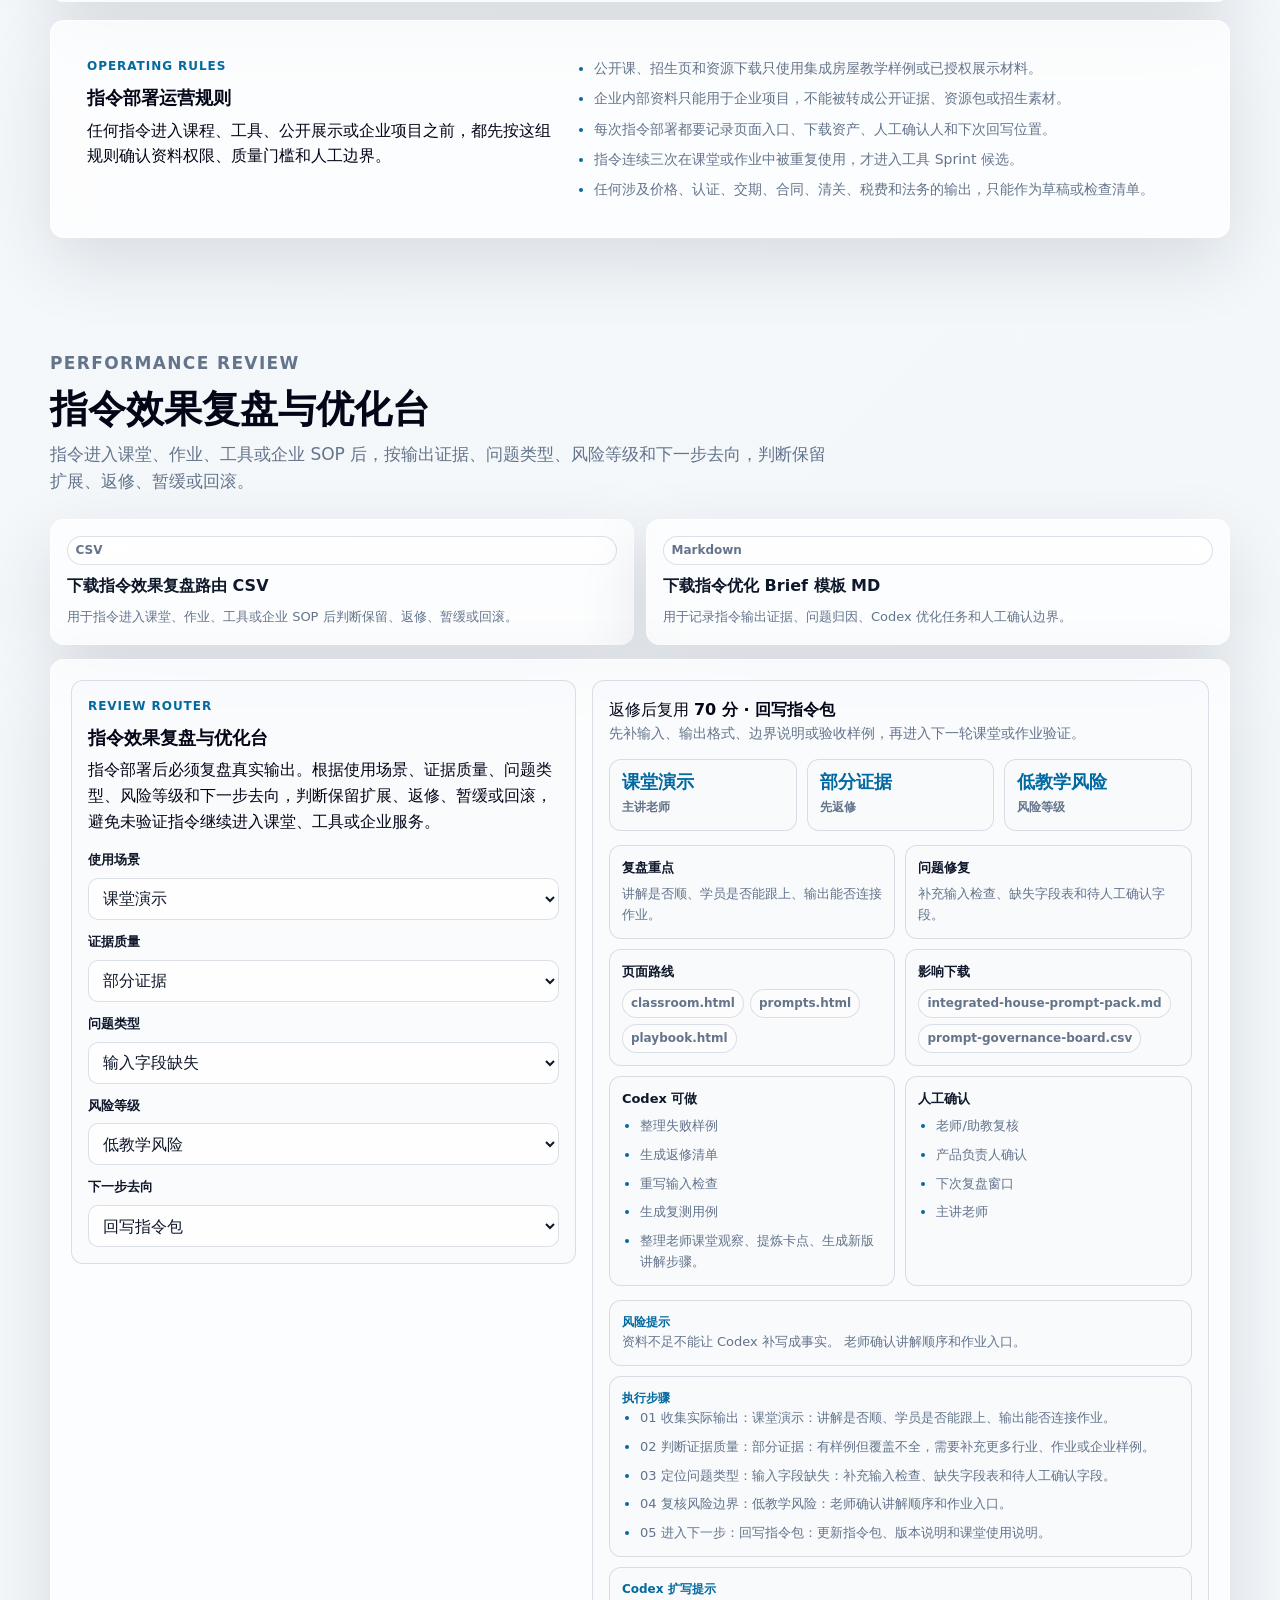
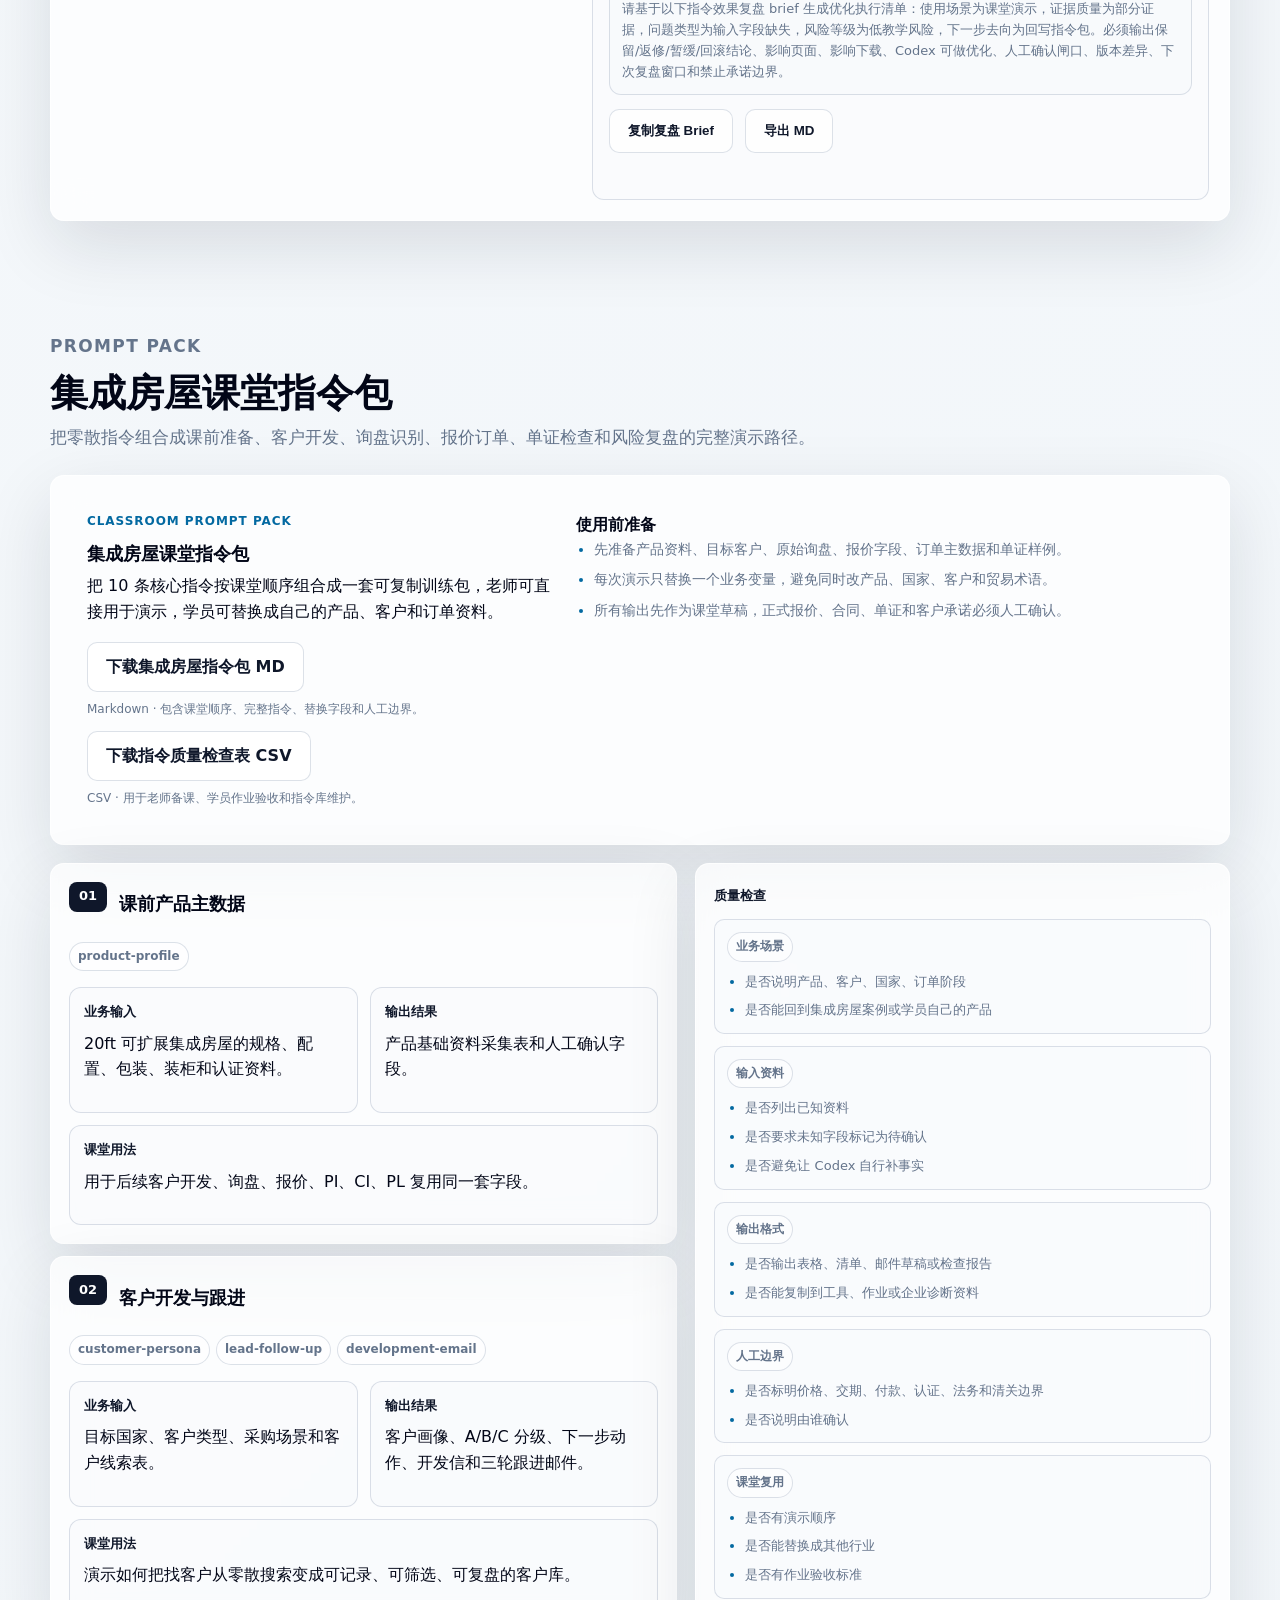
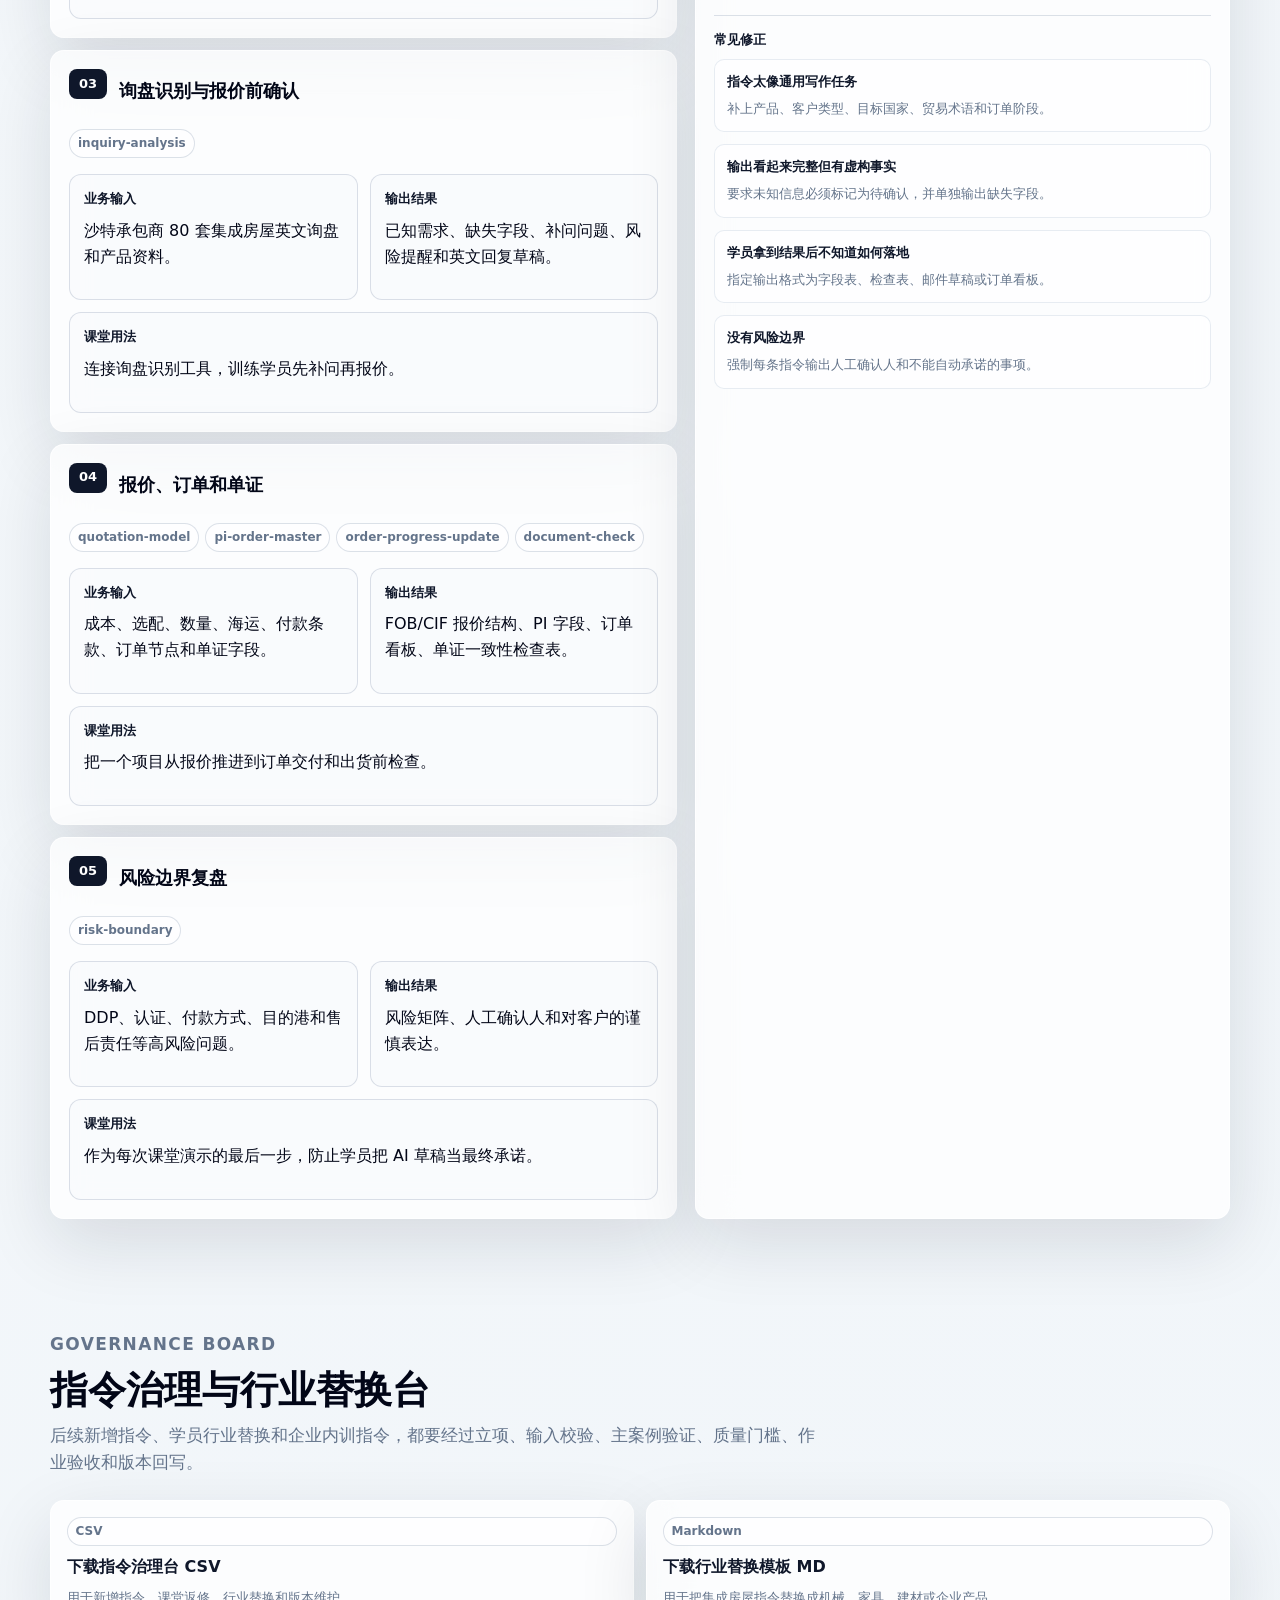
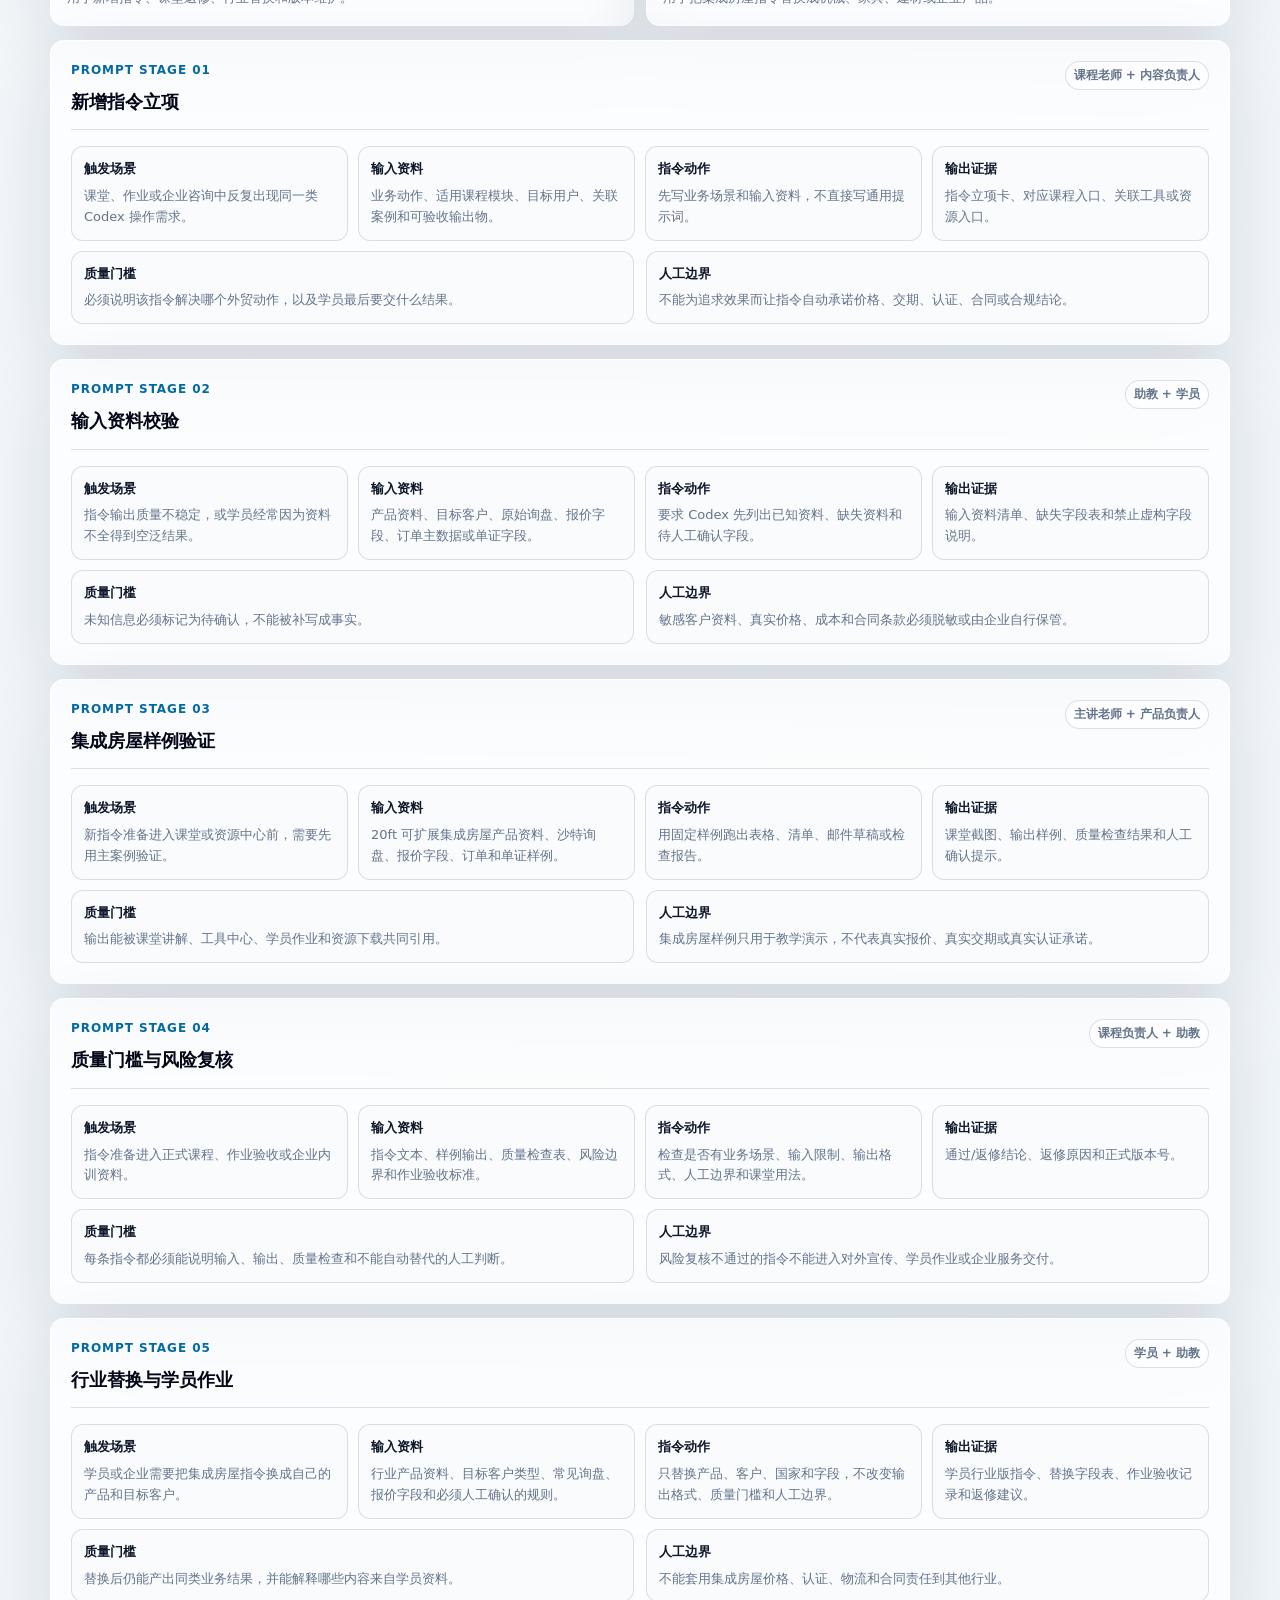
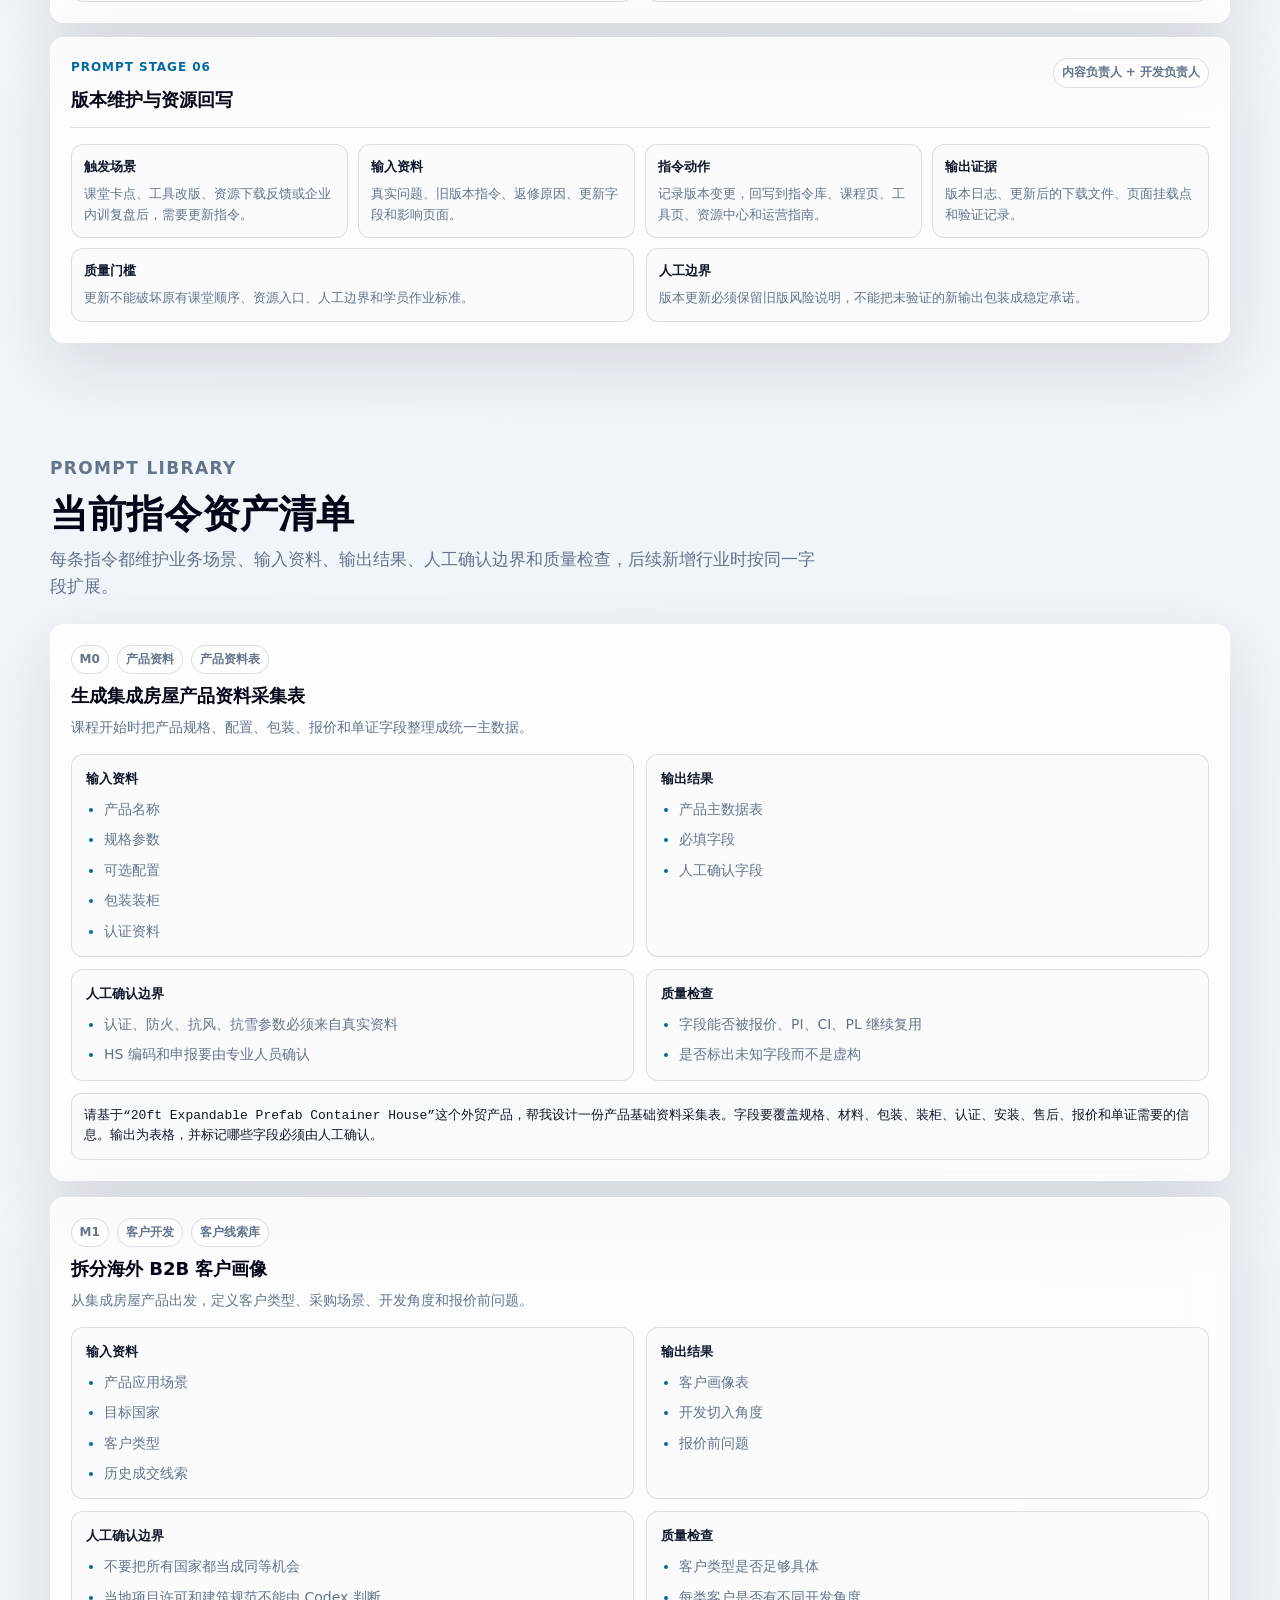
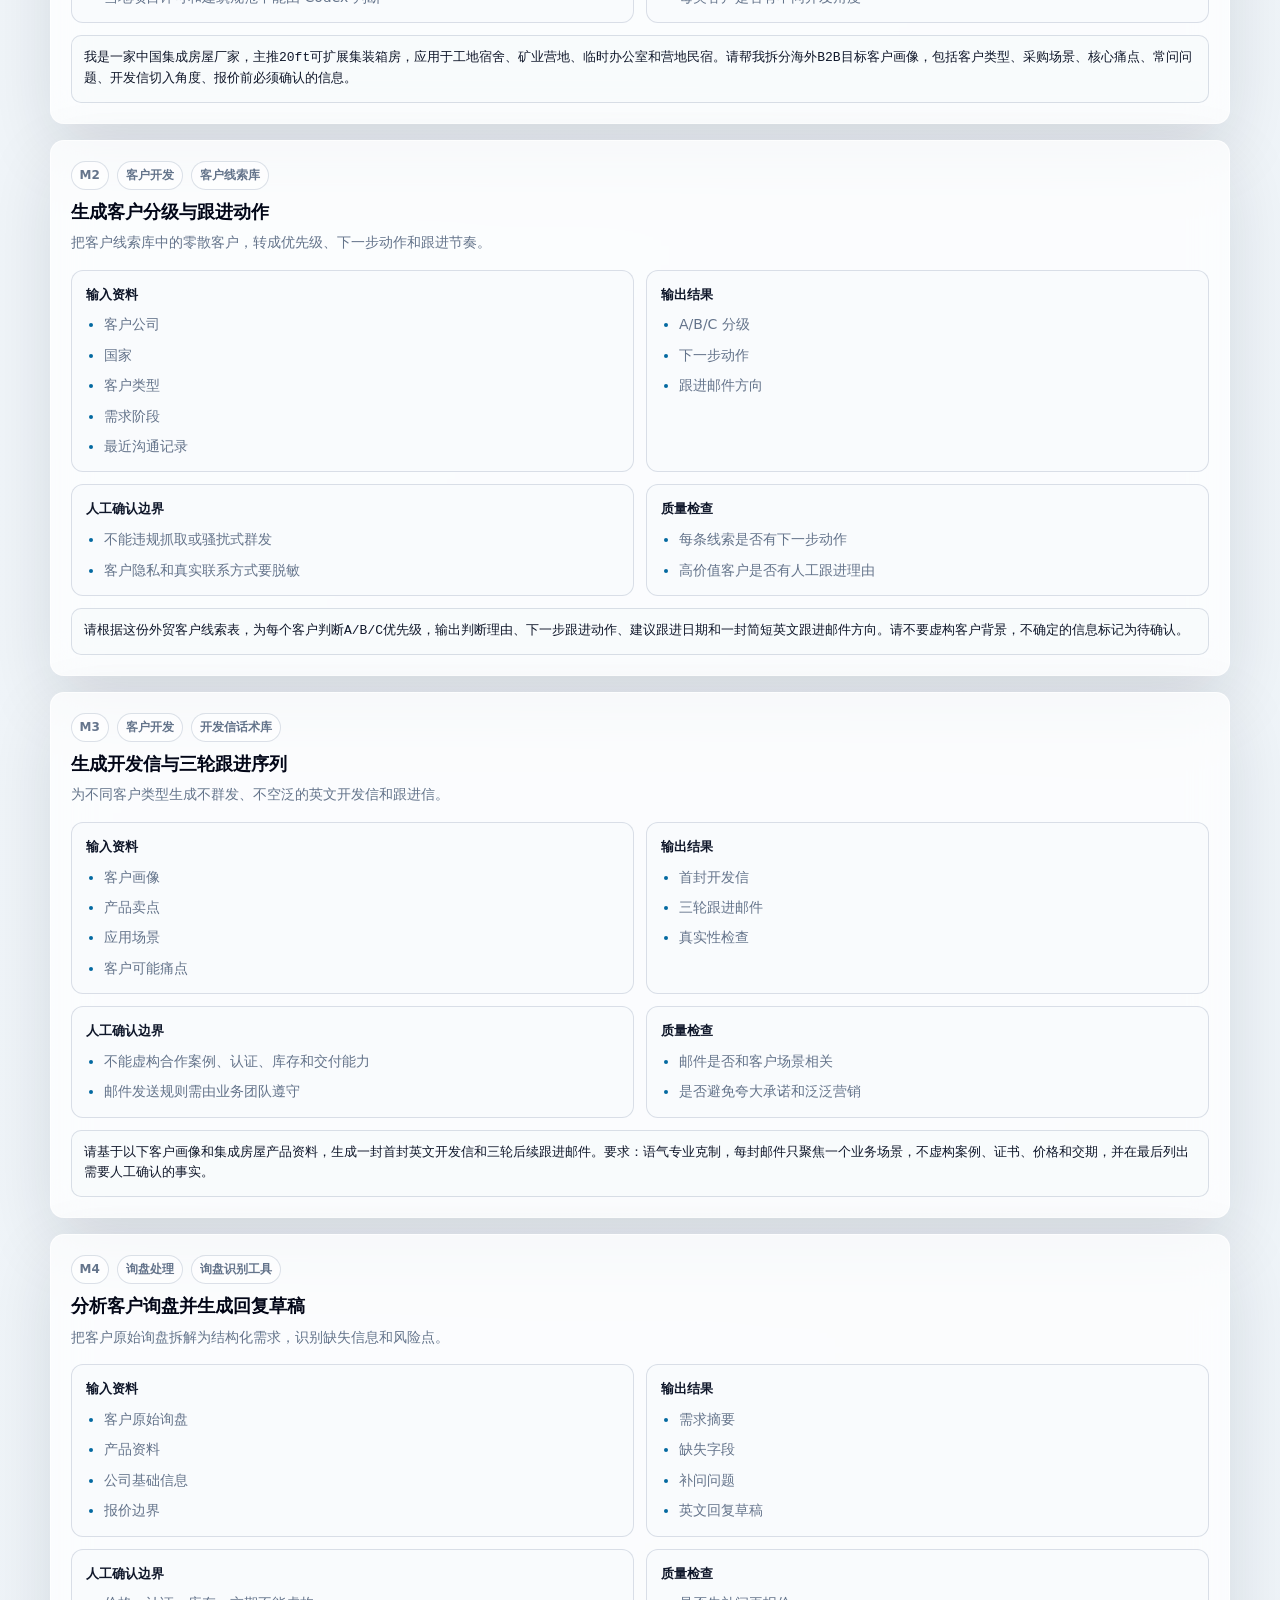
<file: prompts.html>
<!doctype html>
<html lang="zh-CN">
  <head>
    <meta charset="utf-8" />
    <meta name="viewport" content="width=device-width, initial-scale=1" />
    <title>Codex 指令库 | 外贸 Codex 训练平台</title>
    <meta name="description" content="外贸业务 Codex 自动化指令库。" />
    <link rel="icon" href="data:," />
    <link rel="stylesheet" href="./assets/styles.css?v=20260607-resource-review1" />
  </head>
  <body data-page="prompts">
    <header class="site-header">
      <a class="brand" href="./index.html" aria-label="返回首页">
        <span class="brand-mark">FT</span>
        <span><strong>外贸 Codex 训练平台</strong><small>Prompt Library</small></span>
      </a>
      <nav class="top-nav" data-site-nav aria-label="主导航"></nav>
    </header>

    <main>
      <section class="hero-section compact-hero">
        <div id="page-hero-data" class="hero-copy" data-page="prompts"></div>
        <aside class="glass-panel page-aside">
          <h3>维护规则</h3>
          <p>每条指令都要说明适用场景、输入数据、输出结果、关联工具和风险提醒。</p>
        </aside>
      </section>

      <section class="content-section">
        <div class="section-heading">
          <p class="eyebrow">Prompt System</p>
          <h2>指令库交付标准</h2>
          <p>指令不是零散话术，而是课程、工具和作业之间的连接层。每条指令都要能从真实业务输入，产出可复用的工具结果。</p>
        </div>
        <div id="prompt-metrics" class="metric-grid"></div>
      </section>

      <section class="content-section">
        <div class="section-heading">
          <p class="eyebrow">Prompt Workflow</p>
          <h2>课堂指令使用流程</h2>
          <p>老师按这套流程讲解，学员按这套流程替换成自己的产品和客户资料。</p>
        </div>
        <div id="prompt-workflow" class="lesson-flow"></div>
      </section>

      <section class="content-section">
        <div class="section-heading">
          <p class="eyebrow">Prompt Composer</p>
          <h2>外贸 Codex 指令组装器</h2>
          <p>选择业务场景、行业资料、输出格式和人工边界，生成可复制、可导出、可课堂验收的 Codex 指令。</p>
        </div>
        <div id="prompt-composer"></div>
      </section>

      <section class="content-section">
        <div class="section-heading">
          <p class="eyebrow">Prompt Deployment Desk</p>
          <h2>指令部署与验收台</h2>
          <p>把指令从课堂组装推进到作业、工具规格、招生证据、资源跟进和企业 SOP，明确输入、输出、质量门槛和人工边界。</p>
        </div>
        <div id="prompt-deployment-desk"></div>
      </section>

      <section id="prompt-performance-review" class="content-section">
        <div class="section-heading">
          <p class="eyebrow">Performance Review</p>
          <h2>指令效果复盘与优化台</h2>
          <p>指令进入课堂、作业、工具或企业 SOP 后，按输出证据、问题类型、风险等级和下一步去向，判断保留扩展、返修、暂缓或回滚。</p>
        </div>
        <div id="prompt-review-router"></div>
      </section>

      <section class="content-section">
        <div class="section-heading">
          <p class="eyebrow">Prompt Pack</p>
          <h2>集成房屋课堂指令包</h2>
          <p>把零散指令组合成课前准备、客户开发、询盘识别、报价订单、单证检查和风险复盘的完整演示路径。</p>
        </div>
        <div id="prompt-packs"></div>
      </section>

      <section class="content-section">
        <div class="section-heading">
          <p class="eyebrow">Governance Board</p>
          <h2>指令治理与行业替换台</h2>
          <p>后续新增指令、学员行业替换和企业内训指令，都要经过立项、输入校验、主案例验证、质量门槛、作业验收和版本回写。</p>
        </div>
        <div id="prompt-governance-board"></div>
      </section>

      <section class="content-section">
        <div class="section-heading">
          <p class="eyebrow">Prompt Library</p>
          <h2>当前指令资产清单</h2>
          <p>每条指令都维护业务场景、输入资料、输出结果、人工确认边界和质量检查，后续新增行业时按同一字段扩展。</p>
        </div>
        <div id="prompt-library" class="prompt-list"></div>
      </section>
    </main>

    <script src="./data/site.js?v=20260607-resource-review1"></script>
    <script src="./data/course-foreign-trade-codex.js?v=20260607-resource-review1"></script>
    <script src="./data/case-integrated-house.js?v=20260607-resource-review1"></script>
    <script src="./data/tools.js?v=20260607-resource-review1"></script>
    <script src="./data/prompts.js?v=20260607-resource-review1"></script>
    <script src="./assets/app.js?v=20260607-resource-review1"></script>
  </body>
</html>
</file>
<file: assets/styles.css>
:root {
  --bg: #f8fafc;
  --bg-soft: #edf3f8;
  --surface: rgba(255, 255, 255, 0.74);
  --surface-strong: rgba(255, 255, 255, 0.9);
  --text: #020617;
  --muted: #64748b;
  --line: rgba(148, 163, 184, 0.32);
  --primary: #0f172a;
  --accent: #0369a1;
  --accent-2: #0f766e;
  --warning: #b45309;
  --danger: #dc2626;
  --shadow: 0 24px 70px rgba(15, 23, 42, 0.12);
  --radius: 14px;
  font-family: Inter, ui-sans-serif, system-ui, -apple-system, BlinkMacSystemFont, "PingFang SC", "Microsoft YaHei", sans-serif;
}

* {
  box-sizing: border-box;
}

html {
  scroll-behavior: smooth;
}

body {
  margin: 0;
  color: var(--text);
  background:
    radial-gradient(circle at 15% 10%, rgba(3, 105, 161, 0.12), transparent 32rem),
    linear-gradient(135deg, var(--bg), var(--bg-soft));
  line-height: 1.6;
}

a {
  color: inherit;
  text-decoration: none;
}

.site-header {
  position: sticky;
  top: 0;
  z-index: 20;
  display: flex;
  align-items: center;
  justify-content: space-between;
  gap: 24px;
  padding: 14px clamp(18px, 4vw, 56px);
  background: rgba(248, 250, 252, 0.78);
  border-bottom: 1px solid var(--line);
  backdrop-filter: blur(18px);
}

.brand {
  display: inline-flex;
  align-items: center;
  gap: 12px;
  min-width: 220px;
}

.brand-mark {
  display: grid;
  width: 38px;
  height: 38px;
  place-items: center;
  color: #fff;
  background: var(--primary);
  border-radius: 10px;
  font-weight: 800;
}

.brand strong,
.brand small {
  display: block;
}

.brand small {
  color: var(--muted);
  font-size: 12px;
}

.top-nav {
  display: flex;
  flex-wrap: wrap;
  justify-content: flex-end;
  gap: 8px;
}

.top-nav a {
  padding: 8px 10px;
  color: var(--muted);
  border-radius: 8px;
  font-size: 14px;
  transition: color 180ms ease, background 180ms ease;
}

.top-nav a:hover,
.top-nav a:focus-visible,
.top-nav a.active {
  color: var(--primary);
  background: rgba(255, 255, 255, 0.72);
  outline: none;
}

main {
  width: min(1180px, calc(100% - 32px));
  margin: 0 auto;
}

.hero-section {
  display: grid;
  grid-template-columns: minmax(0, 1.15fr) minmax(320px, 0.85fr);
  gap: 28px;
  align-items: center;
  min-height: calc(100vh - 72px);
  padding: 72px 0 40px;
}

.compact-hero {
  min-height: auto;
  padding: 56px 0 28px;
}

.eyebrow {
  margin: 0 0 10px;
  color: var(--accent);
  font-size: 12px;
  font-weight: 800;
  letter-spacing: 0.08em;
  text-transform: uppercase;
}

h1,
h2,
h3,
p {
  margin-top: 0;
}

h1 {
  max-width: 860px;
  margin-bottom: 18px;
  font-size: clamp(36px, 5vw, 62px);
  line-height: 1.04;
  letter-spacing: 0;
}

h2 {
  margin-bottom: 10px;
  font-size: clamp(28px, 3vw, 40px);
  line-height: 1.14;
  letter-spacing: 0;
}

h3 {
  margin-bottom: 8px;
  font-size: 18px;
  line-height: 1.3;
}

.hero-lede,
.section-heading p,
.final-cta p {
  color: var(--muted);
  font-size: 17px;
}

.hero-actions {
  display: flex;
  flex-wrap: wrap;
  gap: 12px;
  margin-top: 28px;
}

.button {
  display: inline-flex;
  align-items: center;
  justify-content: center;
  min-height: 44px;
  padding: 11px 18px;
  border: 1px solid transparent;
  border-radius: 10px;
  font-weight: 700;
  cursor: pointer;
  transition: transform 180ms ease, box-shadow 180ms ease, background 180ms ease;
}

.button:hover,
.button:focus-visible {
  transform: translateY(-1px);
  outline: none;
}

.button:disabled {
  cursor: not-allowed;
  opacity: 0.52;
  transform: none;
  box-shadow: none;
}

.button.primary {
  color: #fff;
  background: var(--primary);
  box-shadow: 0 14px 28px rgba(15, 23, 42, 0.18);
}

.button.secondary {
  color: var(--primary);
  background: var(--surface-strong);
  border-color: var(--line);
}

.download-block {
  display: grid;
  gap: 8px;
  margin-top: 16px;
}

.download-block .button {
  width: fit-content;
}

.download-block span {
  color: var(--muted);
  font-size: 12px;
}

.glass-panel,
.info-card,
.module-card,
.track-card,
.prompt-card,
.funnel-card,
.download-tile,
.course-blueprint-card,
.resource-detail-card,
.standard-card,
.offer-card {
  min-width: 0;
  background: var(--surface);
  border: 1px solid rgba(255, 255, 255, 0.72);
  border-radius: var(--radius);
  box-shadow: var(--shadow);
  backdrop-filter: blur(18px);
}

.hero-panel {
  display: grid;
  grid-template-columns: 1fr 1fr;
  gap: 14px;
  padding: 18px;
}

.page-aside {
  padding: 22px;
}

.metric {
  min-height: 128px;
  padding: 18px;
  border: 1px solid var(--line);
  border-radius: 12px;
  background: rgba(255, 255, 255, 0.5);
}

.metric strong {
  display: block;
  margin-bottom: 8px;
  color: var(--accent);
  font-size: 40px;
  line-height: 1;
}

.metric span {
  color: var(--muted);
  font-size: 14px;
}

.content-section {
  padding: 56px 0;
}

.section-heading {
  max-width: 780px;
  margin-bottom: 24px;
}

.card-grid,
.track-grid {
  display: grid;
  grid-template-columns: repeat(3, minmax(0, 1fr));
  gap: 16px;
}

.workflow-grid,
.funnel-grid,
.metric-grid,
.offer-grid,
.preview-grid,
.lesson-flow,
.timeline-grid,
.tool-mockup-list {
  display: grid;
  gap: 16px;
}

.workflow-grid {
  grid-template-columns: repeat(5, minmax(0, 1fr));
}

.funnel-grid {
  grid-template-columns: repeat(3, minmax(0, 1fr));
}

.metric-grid {
  grid-template-columns: repeat(4, minmax(0, 1fr));
}

.offer-grid {
  grid-template-columns: repeat(3, minmax(0, 1fr));
}

.preview-grid {
  grid-template-columns: repeat(3, minmax(0, 1fr));
}

.lesson-flow {
  grid-template-columns: 1fr;
}

.timeline-grid {
  grid-template-columns: repeat(3, minmax(0, 1fr));
}

.wide-grid {
  grid-template-columns: repeat(2, minmax(0, 1fr));
}

.span-2 {
  grid-column: 1 / -1;
}

.info-card,
.track-card,
.prompt-card,
.funnel-card,
.offer-card {
  padding: 18px;
}

.workflow-card,
.tool-preview-card,
.lesson-step-card,
.timeline-card,
.tool-mockup-card {
  min-width: 0;
  padding: 18px;
  background: var(--surface);
  border: 1px solid rgba(255, 255, 255, 0.72);
  border-radius: var(--radius);
  box-shadow: var(--shadow);
  backdrop-filter: blur(18px);
}

.tool-mockup-card {
  padding: 20px;
}

.tool-spec-overview {
  margin-bottom: 18px;
}

.download-row {
  display: flex;
  flex-wrap: wrap;
  gap: 12px;
  margin-top: 18px;
}

.download-row .download-block {
  min-width: 220px;
  margin-top: 0;
}

.tool-spec-list {
  display: grid;
  gap: 16px;
}

.tool-spec-card {
  min-width: 0;
  padding: 20px;
  background: var(--surface);
  border: 1px solid rgba(255, 255, 255, 0.72);
  border-radius: var(--radius);
  box-shadow: var(--shadow);
  backdrop-filter: blur(18px);
}

.tool-spec-head {
  display: flex;
  justify-content: space-between;
  gap: 18px;
  padding-bottom: 16px;
  border-bottom: 1px solid var(--line);
}

.tool-spec-head h3 {
  margin-bottom: 8px;
}

.tool-spec-head .tag-row {
  justify-content: flex-end;
  min-width: 220px;
  margin-top: 0;
}

.tool-spec-meta,
.tool-spec-grid {
  display: grid;
  gap: 12px;
  margin-top: 16px;
}

.tool-spec-meta {
  grid-template-columns: minmax(0, 0.9fr) minmax(0, 1.1fr);
}

.tool-spec-grid {
  grid-template-columns: repeat(2, minmax(0, 1fr));
}

.tool-spec-meta > div,
.tool-spec-grid > div {
  min-width: 0;
  padding: 14px;
  background: rgba(248, 250, 252, 0.72);
  border: 1px solid var(--line);
  border-radius: 12px;
}

.tool-spec-meta strong,
.tool-spec-grid strong {
  display: block;
  margin-bottom: 8px;
  color: var(--primary);
  font-size: 13px;
}

.tool-spec-meta .tag-row {
  margin-top: 0;
}

.tool-launch-downloads {
  display: grid;
  grid-template-columns: repeat(2, minmax(0, 1fr));
  gap: 12px;
  margin-top: 18px;
}

.tool-launch-grid {
  display: grid;
  gap: 14px;
  margin-top: 14px;
}

.tool-launch-card {
  min-width: 0;
  padding: 20px;
  background: var(--surface);
  border: 1px solid rgba(255, 255, 255, 0.72);
  border-radius: var(--radius);
  box-shadow: var(--shadow);
  backdrop-filter: blur(18px);
}

.tool-launch-card .case-card-head .tag {
  max-width: 320px;
  white-space: normal;
}

.tool-launch-detail-grid {
  display: grid;
  grid-template-columns: repeat(4, minmax(0, 1fr));
  gap: 10px;
  margin-top: 16px;
}

.tool-launch-detail-grid div,
.tool-launch-boundary div {
  min-width: 0;
  padding: 12px;
  background: rgba(248, 250, 252, 0.68);
  border: 1px solid var(--line);
  border-radius: 12px;
}

.tool-launch-detail-grid strong,
.tool-launch-boundary strong {
  display: block;
  margin-bottom: 6px;
  color: var(--primary);
  font-size: 13px;
}

.tool-launch-detail-grid p,
.tool-launch-boundary p {
  margin-bottom: 0;
  color: var(--muted);
  font-size: 13px;
}

.tool-launch-boundary {
  margin-top: 10px;
}

.tool-intake-downloads {
  display: grid;
  grid-template-columns: repeat(2, minmax(0, 1fr));
  gap: 12px;
  margin-top: 18px;
}

.tool-intake-grid {
  display: grid;
  gap: 14px;
  margin-top: 14px;
}

.tool-intake-card {
  min-width: 0;
  padding: 20px;
  background: var(--surface);
  border: 1px solid rgba(255, 255, 255, 0.72);
  border-radius: var(--radius);
  box-shadow: var(--shadow);
  backdrop-filter: blur(18px);
}

.tool-intake-card .case-card-head .tag {
  max-width: 300px;
  white-space: normal;
}

.tool-intake-meta {
  display: grid;
  grid-template-columns: repeat(2, minmax(0, 1fr));
  gap: 10px;
  margin-top: 16px;
}

.tool-intake-detail-grid {
  display: grid;
  grid-template-columns: repeat(4, minmax(0, 1fr));
  gap: 10px;
  margin-top: 10px;
}

.tool-intake-meta div,
.tool-intake-detail-grid div,
.tool-intake-boundary {
  min-width: 0;
  padding: 12px;
  background: rgba(248, 250, 252, 0.68);
  border: 1px solid var(--line);
  border-radius: 12px;
}

.tool-intake-meta strong,
.tool-intake-detail-grid strong,
.tool-intake-boundary strong {
  display: block;
  margin-bottom: 6px;
  color: var(--primary);
  font-size: 13px;
}

.tool-intake-meta p,
.tool-intake-detail-grid p,
.tool-intake-boundary p {
  margin-bottom: 0;
  color: var(--muted);
  font-size: 13px;
  overflow-wrap: anywhere;
}

.tool-intake-boundary {
  margin-top: 10px;
}

.tool-acceptance-grid {
  display: grid;
  gap: 14px;
  margin-top: 14px;
}

.tool-acceptance-card {
  min-width: 0;
  padding: 20px;
  background: var(--surface);
  border: 1px solid rgba(255, 255, 255, 0.72);
  border-radius: var(--radius);
  box-shadow: var(--shadow);
  backdrop-filter: blur(18px);
}

.tool-acceptance-card .case-card-head .tag {
  max-width: 260px;
  white-space: normal;
}

.tool-acceptance-detail-grid {
  display: grid;
  grid-template-columns: repeat(4, minmax(0, 1fr));
  gap: 10px;
  margin-top: 16px;
}

.tool-acceptance-detail-grid div,
.tool-acceptance-route div {
  min-width: 0;
  padding: 12px;
  background: rgba(248, 250, 252, 0.68);
  border: 1px solid var(--line);
  border-radius: 12px;
}

.tool-acceptance-detail-grid strong,
.tool-acceptance-route strong {
  display: block;
  margin-bottom: 6px;
  color: var(--primary);
  font-size: 13px;
}

.tool-acceptance-detail-grid p,
.tool-acceptance-route p {
  margin-bottom: 0;
  color: var(--muted);
  font-size: 13px;
  overflow-wrap: anywhere;
}

.tool-acceptance-route {
  margin-top: 10px;
}

.tool-sample-downloads {
  display: grid;
  grid-template-columns: repeat(2, minmax(0, 1fr));
  gap: 12px;
  margin-top: 18px;
}

#tool-sample-validation-board {
  scroll-margin-top: 132px;
}

.tool-sample-grid {
  display: grid;
  gap: 14px;
  margin-top: 14px;
}

.tool-sample-card {
  min-width: 0;
  padding: 20px;
  background: var(--surface);
  border: 1px solid rgba(255, 255, 255, 0.72);
  border-radius: var(--radius);
  box-shadow: var(--shadow);
  backdrop-filter: blur(18px);
}

.tool-sample-card .case-card-head .tag {
  max-width: 360px;
  white-space: normal;
}

.tool-sample-meta,
.tool-sample-detail-grid {
  display: grid;
  gap: 10px;
  margin-top: 16px;
}

.tool-sample-meta {
  grid-template-columns: repeat(2, minmax(0, 1fr));
}

.tool-sample-detail-grid {
  grid-template-columns: repeat(4, minmax(0, 1fr));
}

.tool-sample-meta div,
.tool-sample-detail-grid div,
.tool-sample-boundary {
  min-width: 0;
  padding: 12px;
  background: rgba(248, 250, 252, 0.68);
  border: 1px solid var(--line);
  border-radius: 12px;
}

.tool-sample-meta strong,
.tool-sample-detail-grid strong,
.tool-sample-boundary strong {
  display: block;
  margin-bottom: 6px;
  color: var(--primary);
  font-size: 13px;
}

.tool-sample-meta p,
.tool-sample-detail-grid p,
.tool-sample-boundary p {
  margin-bottom: 0;
  color: var(--muted);
  font-size: 13px;
  overflow-wrap: anywhere;
}

.tool-sample-detail-grid .plain-list {
  margin-top: 0;
  font-size: 13px;
}

.tool-sample-detail-grid .home-entry-link-list {
  margin-top: 0;
}

.tool-sample-boundary {
  margin-top: 10px;
}

.tool-productization-downloads {
  display: grid;
  grid-template-columns: repeat(2, minmax(0, 1fr));
  gap: 12px;
  margin-bottom: 14px;
}

.tool-productization-brief-card {
  grid-template-columns: minmax(0, 0.9fr) minmax(460px, 1.1fr);
  align-items: start;
}

.tool-productization-meta {
  display: grid;
  grid-template-columns: repeat(3, minmax(0, 1fr));
  gap: 10px;
  margin: 14px 0;
}

.tool-productization-grid {
  display: grid;
  grid-template-columns: repeat(2, minmax(0, 1fr));
  gap: 10px;
  margin-top: 14px;
}

.tool-productization-meta div,
.tool-productization-grid > div,
.tool-productization-output div {
  min-width: 0;
  padding: 12px;
  background: rgba(248, 250, 252, 0.7);
  border: 1px solid var(--line);
  border-radius: 12px;
}

.tool-productization-meta strong,
.tool-productization-meta span,
.tool-productization-output span,
.tool-productization-output strong {
  display: block;
  overflow-wrap: anywhere;
}

.tool-productization-meta strong {
  color: var(--accent);
  font-size: 18px;
  line-height: 1.15;
}

.tool-productization-meta span {
  margin-top: 6px;
  color: var(--muted);
  font-size: 12px;
  font-weight: 700;
}

.tool-productization-grid strong,
.tool-productization-output strong {
  display: block;
  margin-bottom: 6px;
  color: var(--primary);
  font-size: 13px;
}

.tool-productization-grid p,
.tool-productization-output p {
  margin-bottom: 0;
  color: var(--muted);
  font-size: 13px;
  overflow-wrap: anywhere;
}

.tool-productization-grid .tag-row {
  margin-top: 0;
}

.tool-productization-grid .plain-list {
  font-size: 13px;
}

.tool-productization-output {
  display: grid;
  gap: 10px;
  margin: 14px 0;
}

.tool-productization-output span {
  color: var(--accent);
  font-size: 12px;
  font-weight: 900;
}

.tool-productization-actions {
  margin-top: 14px;
}

.interactive-tool-card {
  padding: 20px;
  background: var(--surface);
  border: 1px solid rgba(255, 255, 255, 0.72);
  border-radius: var(--radius);
  box-shadow: var(--shadow);
  backdrop-filter: blur(18px);
}

.interactive-tool-stack {
  display: grid;
  gap: 18px;
}

.interactive-tool-grid {
  display: grid;
  grid-template-columns: minmax(0, 0.9fr) minmax(0, 1.1fr);
  gap: 18px;
}

.interactive-tool-grid > div {
  min-width: 0;
}

.field-label {
  display: block;
  margin: 18px 0 8px;
  color: var(--primary);
  font-size: 13px;
  font-weight: 800;
}

.tool-textarea {
  width: 100%;
  min-height: 230px;
  resize: vertical;
  padding: 14px;
  color: var(--text);
  background: rgba(248, 250, 252, 0.74);
  border: 1px solid var(--line);
  border-radius: 12px;
  font: inherit;
  font-size: 14px;
  line-height: 1.55;
}

.tool-textarea:focus {
  border-color: rgba(3, 105, 161, 0.46);
  outline: 2px solid rgba(3, 105, 161, 0.14);
}

.tool-action-status {
  display: block;
  min-height: 20px;
  margin-top: 10px;
  color: var(--muted);
  font-size: 12px;
  font-weight: 700;
}

.quote-input-grid {
  display: grid;
  grid-template-columns: repeat(2, minmax(0, 1fr));
  gap: 10px;
  margin-top: 18px;
}

.quote-field {
  display: grid;
  grid-template-columns: 1fr;
  gap: 7px;
  min-width: 0;
  padding: 12px;
  background: rgba(248, 250, 252, 0.72);
  border: 1px solid var(--line);
  border-radius: 12px;
}

.quote-field.locked {
  border-color: rgba(3, 105, 161, 0.26);
  background: rgba(226, 232, 240, 0.6);
}

.quote-field span {
  color: var(--primary);
  font-size: 13px;
  font-weight: 800;
}

.quote-field input,
.quote-field select {
  width: 100%;
  min-width: 0;
  height: 38px;
  padding: 8px 10px;
  color: var(--text);
  background: rgba(255, 255, 255, 0.78);
  border: 1px solid var(--line);
  border-radius: 9px;
  font: inherit;
  font-size: 14px;
}

.quote-field input:focus,
.quote-field select:focus {
  border-color: rgba(3, 105, 161, 0.46);
  outline: 2px solid rgba(3, 105, 161, 0.14);
}

.quote-field input:disabled {
  cursor: not-allowed;
  color: var(--muted);
  background: rgba(226, 232, 240, 0.7);
}

.quote-field small {
  color: var(--muted);
  font-size: 12px;
  font-weight: 700;
}

.interactive-output {
  display: grid;
  gap: 12px;
}

.interactive-result-card,
.empty-state {
  min-width: 0;
  padding: 14px;
  background: rgba(248, 250, 252, 0.72);
  border: 1px solid var(--line);
  border-radius: 12px;
}

.interactive-result-card h3,
.empty-state h3 {
  font-size: 16px;
}

.quote-result-grid {
  display: grid;
  grid-template-columns: repeat(2, minmax(0, 1fr));
  gap: 10px;
}

.quote-result-grid div {
  min-width: 0;
  padding: 12px;
  background: rgba(255, 255, 255, 0.72);
  border: 1px solid var(--line);
  border-radius: 10px;
}

.quote-result-grid span {
  display: block;
  margin-bottom: 7px;
  color: var(--muted);
  font-size: 12px;
  font-weight: 800;
}

.quote-result-grid strong {
  overflow-wrap: anywhere;
  color: var(--primary);
  font-size: 18px;
  line-height: 1.2;
}

.reply-draft {
  overflow-x: auto;
  margin: 0;
  white-space: pre-wrap;
  color: var(--primary);
  font-family: inherit;
  font-size: 13px;
  line-height: 1.55;
}

.document-demo-table {
  width: 100%;
  max-width: 100%;
  margin-top: 18px;
  overflow-x: auto;
  box-shadow: none;
}

.order-demo-table {
  width: 100%;
  max-width: 100%;
  margin-top: 18px;
  overflow-x: auto;
  box-shadow: none;
}

.document-check-table {
  min-width: 880px;
}

.order-check-table {
  min-width: 900px;
}

.lead-check-table {
  min-width: 920px;
}

.product-profile-table {
  min-width: 960px;
}

.lead-result-item {
  display: grid;
  gap: 8px;
  margin-top: 10px;
  padding: 12px;
  background: rgba(255, 255, 255, 0.72);
  border: 1px solid var(--line);
  border-radius: 10px;
}

.lead-result-item strong {
  color: var(--primary);
}

.lead-result-item p {
  margin: 0;
  color: var(--muted);
  font-size: 13px;
  line-height: 1.55;
}

.product-field-item {
  display: grid;
  gap: 8px;
  margin-top: 10px;
  padding: 12px;
  background: rgba(255, 255, 255, 0.72);
  border: 1px solid var(--line);
  border-radius: 10px;
}

.product-field-item strong {
  color: var(--primary);
  font-size: 14px;
}

.product-field-item p {
  margin: 0;
  color: var(--muted);
  font-size: 13px;
}

.product-field-item.ready {
  border-color: rgba(15, 118, 110, 0.18);
  background: rgba(240, 253, 250, 0.72);
}

.product-field-item.planned {
  border-color: rgba(180, 83, 9, 0.2);
  background: rgba(255, 251, 235, 0.72);
}

.product-field-item.high {
  border-color: rgba(220, 38, 38, 0.2);
  background: rgba(254, 242, 242, 0.72);
}

.inquiry-field-item {
  display: grid;
  gap: 8px;
  margin-top: 10px;
  padding: 12px;
  background: rgba(255, 255, 255, 0.72);
  border: 1px solid var(--line);
  border-radius: 10px;
}

.inquiry-field-item strong {
  color: var(--primary);
  font-size: 14px;
}

.inquiry-field-item p {
  margin: 0;
  color: var(--muted);
  font-size: 13px;
  line-height: 1.55;
}

.inquiry-field-item.ready {
  border-color: rgba(15, 118, 110, 0.18);
  background: rgba(240, 253, 250, 0.72);
}

.inquiry-field-item.planned {
  border-color: rgba(180, 83, 9, 0.2);
  background: rgba(255, 251, 235, 0.72);
}

.inquiry-field-item.high {
  border-color: rgba(220, 38, 38, 0.2);
  background: rgba(254, 242, 242, 0.72);
}

.quote-evidence-item {
  display: grid;
  gap: 8px;
  margin-top: 10px;
  padding: 12px;
  background: rgba(255, 255, 255, 0.72);
  border: 1px solid var(--line);
  border-radius: 10px;
}

.quote-evidence-item strong {
  color: var(--primary);
  font-size: 14px;
}

.quote-evidence-item p {
  margin: 0;
  color: var(--muted);
  font-size: 13px;
  line-height: 1.55;
}

.quote-evidence-item.ready {
  border-color: rgba(15, 118, 110, 0.18);
  background: rgba(240, 253, 250, 0.72);
}

.quote-evidence-item.high {
  border-color: rgba(220, 38, 38, 0.2);
  background: rgba(254, 242, 242, 0.72);
}

.document-issue {
  display: grid;
  gap: 8px;
  margin-top: 10px;
  padding: 12px;
  background: rgba(255, 255, 255, 0.72);
  border: 1px solid var(--line);
  border-radius: 10px;
}

.document-issue strong {
  color: var(--primary);
  font-size: 14px;
}

.document-issue p {
  margin: 0;
  color: var(--muted);
  font-size: 13px;
}

.document-issue.high {
  border-color: rgba(220, 38, 38, 0.2);
  background: rgba(254, 242, 242, 0.72);
}

.document-issue.medium {
  border-color: rgba(180, 83, 9, 0.2);
  background: rgba(255, 251, 235, 0.72);
}

.document-evidence-item {
  display: grid;
  gap: 8px;
  margin-top: 10px;
  padding: 12px;
  background: rgba(255, 255, 255, 0.72);
  border: 1px solid var(--line);
  border-radius: 10px;
}

.document-evidence-item strong {
  color: var(--primary);
  font-size: 14px;
}

.document-evidence-item p {
  margin: 0;
  color: var(--muted);
  font-size: 13px;
  line-height: 1.55;
}

.document-evidence-item.ready {
  border-color: rgba(15, 118, 110, 0.18);
  background: rgba(240, 253, 250, 0.72);
}

.document-evidence-item.medium {
  border-color: rgba(180, 83, 9, 0.2);
  background: rgba(255, 251, 235, 0.72);
}

.document-evidence-item.high {
  border-color: rgba(220, 38, 38, 0.2);
  background: rgba(254, 242, 242, 0.72);
}

.order-risk-item {
  display: grid;
  gap: 8px;
  margin-top: 10px;
  padding: 12px;
  background: rgba(255, 255, 255, 0.72);
  border: 1px solid var(--line);
  border-radius: 10px;
}

.order-risk-item strong {
  color: var(--primary);
  font-size: 14px;
}

.order-risk-item p {
  margin: 0;
  color: var(--muted);
  font-size: 13px;
}

.order-risk-item.high {
  border-color: rgba(220, 38, 38, 0.2);
  background: rgba(254, 242, 242, 0.72);
}

.order-risk-item.medium,
.order-risk-item.planned {
  border-color: rgba(180, 83, 9, 0.2);
  background: rgba(255, 251, 235, 0.72);
}

.order-risk-item.ready {
  border-color: rgba(15, 118, 110, 0.18);
  background: rgba(240, 253, 250, 0.72);
}

.order-evidence-item {
  display: grid;
  gap: 8px;
  margin-top: 10px;
  padding: 12px;
  background: rgba(255, 255, 255, 0.72);
  border: 1px solid var(--line);
  border-radius: 10px;
}

.order-evidence-item strong {
  color: var(--primary);
  font-size: 14px;
}

.order-evidence-item p {
  margin: 0;
  color: var(--muted);
  font-size: 13px;
  line-height: 1.55;
}

.order-evidence-item.ready {
  border-color: rgba(15, 118, 110, 0.18);
  background: rgba(240, 253, 250, 0.72);
}

.order-evidence-item.medium,
.order-evidence-item.planned {
  border-color: rgba(180, 83, 9, 0.2);
  background: rgba(255, 251, 235, 0.72);
}

.order-evidence-item.high {
  border-color: rgba(220, 38, 38, 0.2);
  background: rgba(254, 242, 242, 0.72);
}

.payment-risk-item {
  display: grid;
  gap: 8px;
  margin-top: 10px;
  padding: 12px;
  background: rgba(255, 255, 255, 0.72);
  border: 1px solid var(--line);
  border-radius: 10px;
}

.payment-risk-item strong {
  color: var(--primary);
  font-size: 14px;
}

.payment-risk-item p {
  margin: 0;
  color: var(--muted);
  font-size: 13px;
}

.payment-risk-item.high {
  border-color: rgba(220, 38, 38, 0.2);
  background: rgba(254, 242, 242, 0.72);
}

.payment-risk-item.medium {
  border-color: rgba(180, 83, 9, 0.2);
  background: rgba(255, 251, 235, 0.72);
}

.payment-risk-item.ready {
  border-color: rgba(15, 118, 110, 0.18);
  background: rgba(240, 253, 250, 0.72);
}

.payment-evidence-item {
  display: grid;
  gap: 8px;
  margin-top: 10px;
  padding: 12px;
  background: rgba(255, 255, 255, 0.72);
  border: 1px solid var(--line);
  border-radius: 10px;
}

.payment-evidence-item strong {
  color: var(--primary);
  font-size: 14px;
}

.payment-evidence-item p {
  margin: 0;
  color: var(--muted);
  font-size: 13px;
  line-height: 1.55;
}

.payment-evidence-item.high {
  border-color: rgba(220, 38, 38, 0.2);
  background: rgba(254, 242, 242, 0.72);
}

.payment-evidence-item.medium,
.payment-evidence-item.planned {
  border-color: rgba(180, 83, 9, 0.2);
  background: rgba(255, 251, 235, 0.72);
}

.payment-evidence-item.ready {
  border-color: rgba(15, 118, 110, 0.18);
  background: rgba(240, 253, 250, 0.72);
}

.tool-mockup-head {
  display: flex;
  align-items: flex-start;
  justify-content: space-between;
  gap: 16px;
  margin-bottom: 16px;
}

.tool-mockup-head h3 {
  margin-bottom: 0;
}

.lesson-step-card {
  padding: 20px;
}

.lesson-step-head {
  display: flex;
  align-items: center;
  gap: 12px;
  margin-bottom: 16px;
}

.lesson-step-head h3 {
  margin-bottom: 0;
}

.lesson-step-grid {
  display: grid;
  grid-template-columns: repeat(4, minmax(0, 1fr));
  gap: 12px;
}

.lesson-step-grid.two-column {
  grid-template-columns: repeat(2, minmax(0, 1fr));
}

.lesson-step-grid.three-column {
  grid-template-columns: repeat(3, minmax(0, 1fr));
}

.lesson-step-grid div {
  padding: 14px;
  background: rgba(248, 250, 252, 0.7);
  border: 1px solid var(--line);
  border-radius: 12px;
}

.lesson-step-grid strong,
.timeline-card strong {
  color: var(--primary);
  font-size: 13px;
}

.lesson-step-grid p,
.timeline-card p {
  margin-bottom: 0;
  color: var(--muted);
  font-size: 13px;
}

.workflow-card {
  position: relative;
  min-height: 280px;
}

.funnel-card {
  min-height: 270px;
}

.funnel-card p {
  color: var(--muted);
  font-size: 14px;
}

.step-number {
  display: inline-flex;
  align-items: center;
  justify-content: center;
  width: 38px;
  height: 30px;
  margin-bottom: 14px;
  color: #fff;
  background: var(--primary);
  border-radius: 8px;
  font-size: 13px;
  font-weight: 800;
}

.compare-row {
  margin-top: 14px;
  padding-top: 12px;
  border-top: 1px solid var(--line);
}

.compare-row strong {
  display: block;
  margin-bottom: 5px;
  color: var(--primary);
  font-size: 13px;
}

.compare-row p {
  margin-bottom: 0;
  color: var(--muted);
  font-size: 13px;
}

.compare-row.after strong {
  color: var(--accent-2);
}

.detail-block {
  margin-top: 16px;
  padding-top: 14px;
  border-top: 1px solid var(--line);
}

.detail-block strong {
  display: block;
  margin-bottom: 8px;
  color: var(--primary);
  font-size: 13px;
}

.plain-list {
  display: grid;
  gap: 8px;
  margin: 0;
  padding-left: 18px;
  color: var(--muted);
  font-size: 14px;
}

.plain-list li::marker {
  color: var(--accent);
}

.info-card p,
.track-card p,
.module-card p,
.prompt-card p,
.resource-detail-card p {
  color: var(--muted);
  font-size: 14px;
}

.tool-preview-card {
  overflow: hidden;
}

.table-shell {
  overflow-x: auto;
  max-width: 100%;
  min-width: 0;
  padding: 16px;
  background: var(--surface);
  border: 1px solid rgba(255, 255, 255, 0.72);
  border-radius: var(--radius);
  box-shadow: var(--shadow);
  backdrop-filter: blur(18px);
}

.compact-table {
  box-shadow: none;
  background: rgba(255, 255, 255, 0.48);
}

.data-table {
  width: 100%;
  min-width: 760px;
  border-collapse: collapse;
  font-size: 14px;
}

.data-table th,
.data-table td {
  padding: 12px 11px;
  text-align: left;
  vertical-align: top;
  border-bottom: 1px solid var(--line);
}

.data-table th {
  color: var(--primary);
  background: rgba(248, 250, 252, 0.8);
  font-size: 12px;
  text-transform: uppercase;
}

.data-table td {
  color: var(--muted);
}

.ops-table-shell {
  width: 100%;
  max-width: 100%;
}

.ops-table {
  min-width: 1040px;
}

.ops-table code {
  display: inline-block;
  overflow-wrap: anywhere;
  color: var(--primary);
  font-size: 12px;
  line-height: 1.5;
}

.split-mockup {
  display: grid;
  grid-template-columns: minmax(0, 0.9fr) minmax(0, 1.1fr);
  gap: 14px;
}

.split-mockup > div {
  padding: 16px;
  background: rgba(248, 250, 252, 0.72);
  border: 1px solid var(--line);
  border-radius: 12px;
}

.split-mockup strong {
  display: block;
  margin-bottom: 10px;
  color: var(--primary);
  font-size: 13px;
}

.metric-board {
  display: grid;
  grid-template-columns: repeat(4, minmax(0, 1fr));
  gap: 10px;
}

.metric-board div {
  min-height: 88px;
  padding: 14px;
  background: rgba(248, 250, 252, 0.72);
  border: 1px solid var(--line);
  border-radius: 12px;
}

.metric-board span {
  display: block;
  margin-bottom: 8px;
  color: var(--muted);
  font-size: 12px;
  font-weight: 800;
}

.metric-board strong {
  color: var(--primary);
  font-size: 18px;
  line-height: 1.2;
}

.kanban-board {
  display: grid;
  grid-template-columns: repeat(3, minmax(0, 1fr));
  gap: 12px;
}

.kanban-column {
  min-height: 170px;
  padding: 14px;
  background: rgba(248, 250, 252, 0.72);
  border: 1px solid var(--line);
  border-radius: 12px;
}

.kanban-column h4 {
  margin: 0 0 12px;
  color: var(--primary);
  font-size: 14px;
}

.kanban-column span {
  display: block;
  margin-top: 8px;
  padding: 9px 10px;
  color: var(--muted);
  background: rgba(255, 255, 255, 0.82);
  border: 1px solid var(--line);
  border-radius: 9px;
  font-size: 13px;
}

.status-pill {
  display: inline-flex;
  align-items: center;
  min-height: 24px;
  padding: 3px 8px;
  border: 1px solid rgba(3, 105, 161, 0.18);
  border-radius: 999px;
  color: var(--accent);
  background: rgba(3, 105, 161, 0.08);
  font-size: 12px;
  font-weight: 800;
  white-space: nowrap;
}

.status-pill.high {
  color: var(--danger);
  background: rgba(220, 38, 38, 0.08);
  border-color: rgba(220, 38, 38, 0.18);
}

.status-pill.medium {
  color: var(--warning);
  background: rgba(180, 83, 9, 0.08);
  border-color: rgba(180, 83, 9, 0.18);
}

.status-pill.ready {
  color: var(--accent-2);
  background: rgba(15, 118, 110, 0.08);
  border-color: rgba(15, 118, 110, 0.18);
}

.status-pill.planned {
  color: var(--warning);
  background: rgba(180, 83, 9, 0.08);
  border-color: rgba(180, 83, 9, 0.18);
}

.mini-table {
  display: grid;
  gap: 8px;
  margin-top: 16px;
}

.mini-table div {
  display: grid;
  grid-template-columns: 92px 1fr;
  gap: 10px;
  align-items: center;
  min-height: 38px;
  padding: 9px 10px;
  background: rgba(248, 250, 252, 0.76);
  border: 1px solid var(--line);
  border-radius: 10px;
}

.mini-table span {
  color: var(--muted);
  font-size: 12px;
  font-weight: 700;
}

.mini-table strong {
  min-width: 0;
  overflow-wrap: anywhere;
  color: var(--primary);
  font-size: 13px;
}

.risk-card:nth-child(1) h3 {
  color: var(--accent-2);
}

.risk-card:nth-child(2) h3 {
  color: var(--warning);
}

.risk-card:nth-child(3) h3 {
  color: var(--danger);
}

.standard-panel {
  padding: clamp(22px, 4vw, 36px);
}

.standard-layout {
  display: grid;
  grid-template-columns: minmax(0, 0.86fr) minmax(320px, 1.14fr);
  gap: 24px;
  align-items: start;
}

.tag-row {
  display: flex;
  flex-wrap: wrap;
  gap: 6px;
  margin-top: 14px;
}

.tag {
  display: inline-flex;
  align-items: center;
  min-height: 26px;
  padding: 4px 8px;
  border: 1px solid var(--line);
  border-radius: 999px;
  color: var(--muted);
  background: rgba(255, 255, 255, 0.54);
  font-size: 12px;
  font-weight: 700;
}

.module-list {
  display: grid;
  gap: 12px;
  margin-top: 18px;
}

.module-card {
  padding: 18px;
}

.course-blueprint-downloads {
  display: grid;
  grid-template-columns: repeat(2, minmax(0, 1fr));
  gap: 12px;
  margin-top: 18px;
}

.download-tile {
  display: grid;
  gap: 8px;
  padding: 16px;
  transition: transform 180ms ease, border-color 180ms ease, background 180ms ease;
}

.download-tile:hover,
.download-tile:focus-visible {
  transform: translateY(-2px);
  background: rgba(255, 255, 255, 0.86);
  border-color: rgba(3, 105, 161, 0.26);
  outline: none;
}

.download-tile strong {
  color: var(--primary);
}

.download-tile p {
  margin-bottom: 0;
  color: var(--muted);
  font-size: 13px;
}

.course-blueprint-list {
  display: grid;
  gap: 12px;
  margin-top: 14px;
}

.course-blueprint-card {
  padding: 18px;
}

.course-blueprint-card > p {
  color: var(--muted);
  font-size: 14px;
}

.course-blueprint-grid {
  display: grid;
  grid-template-columns: repeat(3, minmax(0, 1fr));
  gap: 10px;
}

.course-blueprint-grid div {
  min-width: 0;
  padding: 12px;
  background: rgba(248, 250, 252, 0.68);
  border: 1px solid var(--line);
  border-radius: 12px;
}

.course-blueprint-grid strong {
  display: block;
  margin-bottom: 6px;
  color: var(--primary);
  font-size: 13px;
}

.course-blueprint-grid p {
  margin-bottom: 0;
  color: var(--muted);
  font-size: 13px;
}

.course-cohort-downloads {
  display: grid;
  grid-template-columns: repeat(2, minmax(0, 1fr));
  gap: 12px;
  margin-bottom: 18px;
}

.course-cohort-card {
  align-items: start;
  grid-template-columns: minmax(0, 0.9fr) minmax(480px, 1.1fr);
}

.course-cohort-meta {
  display: grid;
  grid-template-columns: 0.72fr 1.28fr 1fr 1fr;
  gap: 10px;
  margin: 14px 0;
}

.course-cohort-grid,
.course-cohort-boundary {
  display: grid;
  grid-template-columns: repeat(2, minmax(0, 1fr));
  gap: 10px;
  margin-top: 14px;
}

.course-cohort-meta div,
.course-cohort-grid > div,
.course-cohort-boundary > div,
.course-cohort-schedule article {
  min-width: 0;
  padding: 12px;
  background: rgba(255, 255, 255, 0.72);
  border: 1px solid var(--line);
  border-radius: 12px;
}

.course-cohort-meta strong,
.course-cohort-meta span,
.course-cohort-grid strong,
.course-cohort-boundary strong,
.course-cohort-schedule span,
.course-cohort-schedule strong {
  display: block;
  overflow-wrap: anywhere;
}

.course-cohort-meta strong {
  color: var(--accent);
  font-size: 18px;
  line-height: 1.15;
}

.course-cohort-meta span {
  margin-top: 6px;
  color: var(--muted);
  font-size: 12px;
  font-weight: 700;
  line-height: 1.45;
}

.course-cohort-grid strong,
.course-cohort-boundary strong,
.course-cohort-schedule strong {
  margin-bottom: 6px;
  color: var(--primary);
  font-size: 13px;
}

.course-cohort-grid p,
.course-cohort-boundary p,
.course-cohort-grid .plain-list,
.course-cohort-boundary .plain-list {
  margin-bottom: 0;
  color: var(--muted);
  font-size: 13px;
}

.course-cohort-grid .tag-row {
  margin-top: 0;
}

.course-cohort-decision {
  max-width: 220px;
  white-space: normal;
  text-align: center;
}

.course-cohort-decision.ready {
  color: #0f766e;
  background: rgba(204, 251, 241, 0.78);
  border-color: rgba(20, 184, 166, 0.32);
}

.course-cohort-decision.review {
  color: #713f12;
  background: rgba(254, 243, 199, 0.86);
  border-color: rgba(245, 158, 11, 0.36);
}

.course-cohort-decision.repair {
  color: #7f1d1d;
  background: rgba(254, 226, 226, 0.82);
  border-color: rgba(248, 113, 113, 0.42);
}

.course-cohort-decision.enterprise {
  color: #14532d;
  background: rgba(220, 252, 231, 0.82);
  border-color: rgba(34, 197, 94, 0.34);
}

.course-cohort-schedule {
  display: grid;
  grid-template-columns: repeat(2, minmax(0, 1fr));
  gap: 10px;
  margin-top: 14px;
}

.course-cohort-schedule span {
  width: max-content;
  max-width: 100%;
  margin-bottom: 8px;
  padding: 4px 8px;
  color: var(--accent);
  background: rgba(14, 165, 233, 0.12);
  border: 1px solid rgba(14, 165, 233, 0.18);
  border-radius: 999px;
  font-size: 12px;
  font-weight: 900;
}

.course-cohort-schedule p {
  margin-bottom: 0;
  color: var(--muted);
  font-size: 12px;
  line-height: 1.5;
  overflow-wrap: anywhere;
}

.course-cohort-schedule div {
  margin-top: 8px;
}

.course-cohort-schedule small {
  display: block;
  color: var(--primary);
  font-size: 11px;
  font-weight: 800;
}

.course-cohort-schedule .tag-row {
  margin-top: 10px;
}

.course-cohort-actions {
  margin-top: 14px;
}

.course-cohort-prompt {
  min-height: 220px;
  max-height: 420px;
}

.course-linkage-downloads {
  display: grid;
  grid-template-columns: repeat(2, minmax(0, 1fr));
  gap: 12px;
  margin-top: 18px;
}

.course-linkage-card {
  grid-template-columns: minmax(0, 0.88fr) minmax(460px, 1.12fr);
}

.course-linkage-meta {
  display: grid;
  grid-template-columns: 0.68fr 1.36fr 1fr;
  gap: 10px;
  margin: 14px 0;
}

.course-linkage-grid {
  display: grid;
  grid-template-columns: repeat(2, minmax(0, 1fr));
  gap: 10px;
  margin-top: 14px;
}

.course-linkage-meta div,
.course-linkage-grid > div,
.course-linkage-output div {
  min-width: 0;
  padding: 12px;
  background: rgba(255, 255, 255, 0.72);
  border: 1px solid var(--line);
  border-radius: 12px;
}

.course-linkage-meta strong,
.course-linkage-meta span,
.course-linkage-output span,
.course-linkage-output strong {
  display: block;
  overflow-wrap: anywhere;
}

.course-linkage-meta strong {
  color: var(--accent);
  font-size: 18px;
  line-height: 1.15;
}

.course-linkage-meta span {
  margin-top: 6px;
  color: var(--muted);
  font-size: 12px;
  font-weight: 700;
}

.course-linkage-grid strong,
.course-linkage-output strong {
  display: block;
  margin-bottom: 6px;
  color: var(--primary);
  font-size: 13px;
}

.course-linkage-grid p,
.course-linkage-output p {
  margin-bottom: 0;
  color: var(--muted);
  font-size: 13px;
  overflow-wrap: anywhere;
}

.course-linkage-grid .tag-row {
  margin-top: 0;
}

.course-linkage-grid .plain-list {
  font-size: 13px;
}

.course-linkage-output {
  display: grid;
  gap: 10px;
  margin: 14px 0;
}

.course-linkage-output span {
  color: var(--accent);
  font-size: 12px;
  font-weight: 900;
}

.course-linkage-actions {
  margin-top: 14px;
}

.classroom-execution-downloads {
  display: grid;
  grid-template-columns: repeat(2, minmax(0, 1fr));
  gap: 12px;
  margin-top: 18px;
}

.classroom-execution-grid {
  display: grid;
  grid-template-columns: repeat(2, minmax(0, 1fr));
  gap: 14px;
  margin-top: 14px;
}

.classroom-execution-card {
  min-width: 0;
  padding: 18px;
  background: var(--surface);
  border: 1px solid rgba(255, 255, 255, 0.72);
  border-radius: var(--radius);
  box-shadow: var(--shadow);
  backdrop-filter: blur(18px);
}

.classroom-execution-card .lesson-step-head {
  align-items: flex-start;
}

.classroom-execution-card .eyebrow {
  margin-bottom: 4px;
}

.classroom-execution-detail-grid {
  display: grid;
  grid-template-columns: repeat(2, minmax(0, 1fr));
  gap: 10px;
  margin-top: 14px;
}

.classroom-execution-detail-grid div {
  min-width: 0;
  padding: 12px;
  background: rgba(248, 250, 252, 0.68);
  border: 1px solid var(--line);
  border-radius: 12px;
}

.classroom-execution-detail-grid strong {
  display: block;
  margin-bottom: 6px;
  color: var(--primary);
  font-size: 13px;
}

.classroom-execution-detail-grid p {
  margin-bottom: 0;
  color: var(--muted);
  font-size: 13px;
}

.classroom-system-downloads {
  display: grid;
  grid-template-columns: repeat(2, minmax(0, 1fr));
  gap: 12px;
  margin-bottom: 18px;
}

#classroom-system-lesson-route {
  scroll-margin-top: 132px;
}

.classroom-system-card {
  min-width: 0;
}

.classroom-system-meta,
.classroom-system-phases,
.classroom-system-detail-grid,
.classroom-system-bottom {
  display: grid;
  gap: 12px;
}

.classroom-system-meta {
  grid-template-columns: repeat(4, minmax(0, 1fr));
  margin: 18px 0;
}

.classroom-system-meta div,
.classroom-system-phases > article,
.classroom-system-detail-grid > div,
.classroom-system-bottom > div {
  min-width: 0;
  padding: 14px;
  background: rgba(255, 255, 255, 0.68);
  border: 1px solid var(--line);
  border-radius: 12px;
  box-shadow: 0 16px 42px rgba(15, 23, 42, 0.06);
  backdrop-filter: blur(18px);
}

.classroom-system-meta strong,
.classroom-system-meta span,
.classroom-system-detail-grid strong,
.classroom-system-bottom strong {
  display: block;
  overflow-wrap: anywhere;
}

.classroom-system-meta strong {
  color: var(--accent);
  font-size: 17px;
  line-height: 1.16;
}

.classroom-system-meta span {
  margin: 6px 0;
  color: var(--primary);
  font-size: 12px;
  font-weight: 900;
}

.classroom-system-meta p,
.classroom-system-detail-grid p,
.classroom-system-bottom p {
  margin-bottom: 0;
  color: var(--muted);
  font-size: 13px;
  overflow-wrap: anywhere;
}

.classroom-system-phases {
  grid-template-columns: repeat(2, minmax(0, 1fr));
}

.classroom-system-phases > article {
  background: rgba(255, 255, 255, 0.76);
}

.classroom-system-phases .home-entry-link-list {
  margin: 10px 0 12px;
}

.classroom-system-detail-grid {
  grid-template-columns: repeat(2, minmax(0, 1fr));
}

.classroom-system-detail-grid strong,
.classroom-system-bottom strong {
  margin-bottom: 6px;
  color: var(--primary);
  font-size: 13px;
}

.classroom-system-bottom {
  grid-template-columns: repeat(3, minmax(0, 1fr));
  margin-top: 14px;
}

.classroom-system-bottom .plain-list {
  margin-top: 0;
}

.classroom-system-bottom span {
  display: inline-block;
  margin-right: 8px;
  color: var(--accent);
  font-weight: 900;
}

.classroom-lesson-builder-card {
  grid-template-columns: minmax(0, 0.9fr) minmax(420px, 1.1fr);
}

.classroom-lesson-builder-meta {
  display: grid;
  grid-template-columns: repeat(3, minmax(0, 1fr));
  gap: 10px;
  margin: 14px 0;
}

.classroom-lesson-builder-grid {
  display: grid;
  grid-template-columns: repeat(2, minmax(0, 1fr));
  gap: 10px;
  margin-top: 14px;
}

.classroom-lesson-builder-meta div,
.classroom-lesson-builder-grid > div,
.classroom-runbook-output div {
  min-width: 0;
  padding: 12px;
  background: rgba(255, 255, 255, 0.72);
  border: 1px solid var(--line);
  border-radius: 12px;
}

.classroom-lesson-builder-meta strong,
.classroom-lesson-builder-meta span,
.classroom-runbook-output span,
.classroom-runbook-output strong {
  display: block;
  overflow-wrap: anywhere;
}

.classroom-lesson-builder-meta strong {
  color: var(--accent);
  font-size: 18px;
  line-height: 1.15;
}

.classroom-lesson-builder-meta span {
  margin-top: 6px;
  color: var(--muted);
  font-size: 12px;
  font-weight: 700;
}

.classroom-lesson-builder-grid strong,
.classroom-runbook-output strong {
  display: block;
  margin-bottom: 6px;
  color: var(--primary);
  font-size: 13px;
}

.classroom-lesson-builder-grid p,
.classroom-runbook-output p {
  margin-bottom: 0;
  color: var(--muted);
  font-size: 13px;
  overflow-wrap: anywhere;
}

.classroom-lesson-builder-grid .tag-row {
  margin-top: 0;
}

.classroom-lesson-builder-grid .plain-list {
  font-size: 13px;
}

.classroom-runbook-output {
  display: grid;
  gap: 10px;
  margin: 14px 0;
}

.classroom-runbook-output span {
  color: var(--accent);
  font-size: 12px;
  font-weight: 900;
}

.classroom-lesson-builder-actions {
  margin-top: 14px;
}

.classroom-instructor-downloads {
  display: grid;
  grid-template-columns: repeat(2, minmax(0, 1fr));
  gap: 12px;
  margin-top: 18px;
}

.classroom-instructor-grid {
  display: grid;
  gap: 14px;
  margin-top: 14px;
}

.classroom-instructor-card {
  min-width: 0;
  padding: 20px;
  background: var(--surface);
  border: 1px solid rgba(255, 255, 255, 0.72);
  border-radius: var(--radius);
  box-shadow: var(--shadow);
  backdrop-filter: blur(18px);
}

.classroom-instructor-card .case-card-head .tag {
  max-width: 300px;
  white-space: normal;
}

.classroom-instructor-meta,
.classroom-instructor-detail-grid {
  display: grid;
  gap: 10px;
  margin-top: 16px;
}

.classroom-instructor-meta {
  grid-template-columns: minmax(0, 1fr) minmax(0, 1fr);
}

.classroom-instructor-detail-grid {
  grid-template-columns: repeat(3, minmax(0, 1fr));
}

.classroom-instructor-meta div,
.classroom-instructor-detail-grid div,
.classroom-instructor-boundary {
  min-width: 0;
  padding: 12px;
  background: rgba(248, 250, 252, 0.68);
  border: 1px solid var(--line);
  border-radius: 12px;
}

.classroom-instructor-meta strong,
.classroom-instructor-detail-grid strong,
.classroom-instructor-boundary strong {
  display: block;
  margin-bottom: 6px;
  color: var(--primary);
  font-size: 13px;
}

.classroom-instructor-meta p,
.classroom-instructor-detail-grid p,
.classroom-instructor-boundary p {
  margin-bottom: 0;
  color: var(--muted);
  font-size: 13px;
  overflow-wrap: anywhere;
}

.classroom-instructor-boundary {
  margin-top: 10px;
}

.classroom-rehearsal-downloads {
  display: grid;
  grid-template-columns: repeat(2, minmax(0, 1fr));
  gap: 12px;
  margin-bottom: 14px;
}

#classroom-rehearsal-gate {
  scroll-margin-top: 132px;
}

.classroom-rehearsal-card {
  padding: clamp(22px, 4vw, 34px);
}

.classroom-rehearsal-signals,
.classroom-rehearsal-grid,
.classroom-rehearsal-detail-grid {
  display: grid;
  gap: 10px;
}

.classroom-rehearsal-signals {
  grid-template-columns: repeat(4, minmax(0, 1fr));
  margin: 16px 0;
}

.classroom-rehearsal-grid {
  grid-template-columns: repeat(2, minmax(0, 1fr));
}

.classroom-rehearsal-detail-grid {
  grid-template-columns: repeat(2, minmax(0, 1fr));
  margin-top: 12px;
}

.classroom-rehearsal-signals div,
.classroom-rehearsal-grid > article,
.classroom-rehearsal-detail-grid div,
.classroom-rehearsal-route,
.classroom-rehearsal-decision {
  min-width: 0;
  padding: 12px;
  background: rgba(248, 250, 252, 0.68);
  border: 1px solid var(--line);
  border-radius: 12px;
}

.classroom-rehearsal-grid > article {
  background: rgba(255, 255, 255, 0.72);
}

.classroom-rehearsal-route {
  margin-top: 12px;
}

.classroom-rehearsal-route .tag-row {
  margin-top: 8px;
}

.classroom-rehearsal-decision {
  margin-top: 10px;
  background: rgba(224, 242, 254, 0.56);
  border-color: rgba(3, 105, 161, 0.2);
}

.classroom-rehearsal-signals strong,
.classroom-rehearsal-detail-grid strong,
.classroom-rehearsal-route strong,
.classroom-rehearsal-decision strong {
  display: block;
  margin-bottom: 6px;
  color: var(--primary);
  font-size: 13px;
}

.classroom-rehearsal-signals strong {
  color: var(--accent);
  font-weight: 900;
}

.classroom-rehearsal-signals p,
.classroom-rehearsal-detail-grid p,
.classroom-rehearsal-decision p {
  margin-bottom: 0;
  color: var(--muted);
  font-size: 13px;
  overflow-wrap: anywhere;
}

.classroom-review-downloads {
  display: grid;
  grid-template-columns: repeat(2, minmax(0, 1fr));
  gap: 12px;
  margin-top: 18px;
}

.classroom-review-grid {
  display: grid;
  gap: 14px;
  margin-top: 14px;
}

.classroom-review-card {
  min-width: 0;
  padding: 20px;
  background: var(--surface);
  border: 1px solid rgba(255, 255, 255, 0.72);
  border-radius: var(--radius);
  box-shadow: var(--shadow);
  backdrop-filter: blur(18px);
}

.classroom-review-card .case-card-head .tag {
  max-width: 290px;
  white-space: normal;
}

.classroom-review-meta,
.classroom-review-detail-grid {
  display: grid;
  gap: 10px;
  margin-top: 16px;
}

.classroom-review-meta {
  grid-template-columns: minmax(0, 1.1fr) minmax(260px, 0.9fr);
}

.classroom-review-detail-grid {
  grid-template-columns: repeat(4, minmax(0, 1fr));
}

.classroom-review-meta div,
.classroom-review-detail-grid div,
.classroom-review-boundary {
  min-width: 0;
  padding: 12px;
  background: rgba(248, 250, 252, 0.68);
  border: 1px solid var(--line);
  border-radius: 12px;
}

.classroom-review-meta strong,
.classroom-review-detail-grid strong,
.classroom-review-boundary strong {
  display: block;
  margin-bottom: 6px;
  color: var(--primary);
  font-size: 13px;
}

.classroom-review-meta p,
.classroom-review-detail-grid p,
.classroom-review-boundary p {
  margin-bottom: 0;
  color: var(--muted);
  font-size: 13px;
}

.classroom-review-boundary {
  margin-top: 10px;
}

.learner-onboarding-downloads {
  display: grid;
  grid-template-columns: repeat(2, minmax(0, 1fr));
  gap: 12px;
  margin-top: 18px;
}

.learner-onboarding-grid {
  display: grid;
  gap: 14px;
  margin-top: 14px;
}

.learner-onboarding-card {
  min-width: 0;
  padding: 20px;
  background: var(--surface);
  border: 1px solid rgba(255, 255, 255, 0.72);
  border-radius: var(--radius);
  box-shadow: var(--shadow);
  backdrop-filter: blur(18px);
}

.learner-onboarding-card .case-card-head .tag {
  max-width: 300px;
  white-space: normal;
}

.learner-onboarding-meta,
.learner-onboarding-detail-grid {
  display: grid;
  gap: 10px;
  margin-top: 16px;
}

.learner-onboarding-meta {
  grid-template-columns: minmax(0, 1.1fr) minmax(260px, 0.9fr);
}

.learner-onboarding-detail-grid {
  grid-template-columns: repeat(3, minmax(0, 1fr));
}

.learner-onboarding-meta div,
.learner-onboarding-detail-grid div,
.learner-onboarding-boundary {
  min-width: 0;
  padding: 12px;
  background: rgba(248, 250, 252, 0.68);
  border: 1px solid var(--line);
  border-radius: 12px;
}

.learner-onboarding-meta strong,
.learner-onboarding-detail-grid strong,
.learner-onboarding-boundary strong {
  display: block;
  margin-bottom: 6px;
  color: var(--primary);
  font-size: 13px;
}

.learner-onboarding-meta p,
.learner-onboarding-detail-grid p,
.learner-onboarding-boundary p {
  margin-bottom: 0;
  color: var(--muted);
  font-size: 13px;
}

.learner-onboarding-boundary {
  margin-top: 10px;
}

.learner-handoff-downloads {
  display: grid;
  grid-template-columns: repeat(2, minmax(0, 1fr));
  gap: 12px;
  margin-top: 18px;
}

#learning-system-handoff {
  scroll-margin-top: 132px;
}

.learner-handoff-card {
  min-width: 0;
  margin-top: 14px;
  padding: 20px;
  background: var(--surface);
  border: 1px solid rgba(255, 255, 255, 0.72);
  border-radius: var(--radius);
  box-shadow: var(--shadow);
  backdrop-filter: blur(18px);
}

.learner-handoff-meta,
.learner-handoff-flow,
.learner-handoff-detail-grid,
.learner-handoff-bottom {
  display: grid;
  gap: 12px;
}

.learner-handoff-meta {
  grid-template-columns: repeat(4, minmax(0, 1fr));
  margin: 18px 0;
}

.learner-handoff-flow {
  grid-template-columns: repeat(2, minmax(0, 1fr));
}

.learner-handoff-flow > section,
.learner-handoff-meta div,
.learner-handoff-detail-grid div,
.learner-handoff-bottom > div {
  min-width: 0;
  padding: 14px;
  background: rgba(248, 250, 252, 0.72);
  border: 1px solid var(--line);
  border-radius: 12px;
  box-shadow: 0 16px 42px rgba(15, 23, 42, 0.06);
}

.learner-handoff-flow > section {
  background: rgba(255, 255, 255, 0.76);
}

.learner-handoff-flow .home-entry-link-list {
  margin: 10px 0 12px;
}

.learner-handoff-flow .lesson-step-head {
  align-items: flex-start;
}

.learner-handoff-flow .lesson-step-head h4 {
  margin-bottom: 0;
  line-height: 1.3;
}

.learner-handoff-flow .step-number {
  width: auto;
  min-width: 64px;
  height: 30px;
  margin-bottom: 0;
  padding: 0 10px;
  white-space: nowrap;
}

.learner-handoff-detail-grid {
  grid-template-columns: repeat(2, minmax(0, 1fr));
}

.learner-handoff-bottom {
  grid-template-columns: repeat(3, minmax(0, 1fr));
  margin-top: 14px;
}

.learner-handoff-meta strong,
.learner-handoff-meta span,
.learner-handoff-detail-grid strong,
.learner-handoff-bottom strong,
.learner-handoff-bottom span {
  display: block;
  overflow-wrap: anywhere;
}

.learner-handoff-meta strong {
  color: var(--accent);
  font-size: 17px;
  line-height: 1.16;
}

.learner-handoff-meta span {
  margin: 6px 0;
  color: var(--primary);
  font-size: 12px;
  font-weight: 900;
}

.learner-handoff-detail-grid strong,
.learner-handoff-bottom strong {
  margin-bottom: 6px;
  color: var(--primary);
  font-size: 13px;
}

.learner-handoff-meta p,
.learner-handoff-detail-grid p,
.learner-handoff-bottom p {
  margin-bottom: 0;
  color: var(--muted);
  font-size: 13px;
  overflow-wrap: anywhere;
}

.learner-handoff-bottom span {
  margin-bottom: 2px;
  color: var(--accent);
  font-weight: 900;
}

.learner-handoff-bottom .plain-list {
  margin-top: 0;
}

#learning-toolchain-assignment {
  scroll-margin-top: 132px;
}

.learner-toolchain-downloads,
.learner-toolchain-meta,
.learner-toolchain-flow,
.learner-toolchain-detail-grid,
.learner-toolchain-bottom {
  display: grid;
  gap: 12px;
}

.learner-toolchain-downloads {
  grid-template-columns: repeat(2, minmax(0, 1fr));
  margin-top: 18px;
}

.learner-toolchain-card {
  min-width: 0;
  margin-top: 14px;
  padding: 20px;
  background: var(--surface);
  border: 1px solid rgba(255, 255, 255, 0.72);
  border-radius: var(--radius);
  box-shadow: var(--shadow);
  backdrop-filter: blur(18px);
}

.learner-toolchain-meta {
  grid-template-columns: repeat(4, minmax(0, 1fr));
  margin: 18px 0;
}

.learner-toolchain-flow {
  grid-template-columns: 1fr;
}

.learner-toolchain-flow > section,
.learner-toolchain-meta div,
.learner-toolchain-detail-grid div,
.learner-toolchain-bottom > div {
  min-width: 0;
  padding: 14px;
  background: rgba(248, 250, 252, 0.72);
  border: 1px solid var(--line);
  border-radius: 12px;
  box-shadow: 0 16px 42px rgba(15, 23, 42, 0.06);
}

.learner-toolchain-flow > section {
  background: rgba(255, 255, 255, 0.76);
}

.learner-toolchain-flow .home-entry-link-list {
  margin: 10px 0 12px;
}

.learner-toolchain-flow .lesson-step-head {
  align-items: flex-start;
}

.learner-toolchain-flow .lesson-step-head h4 {
  margin-bottom: 0;
  line-height: 1.3;
}

.learner-toolchain-flow .step-number {
  width: auto;
  min-width: 64px;
  height: 30px;
  margin-bottom: 0;
  padding: 0 10px;
  white-space: nowrap;
}

.learner-toolchain-detail-grid {
  grid-template-columns: repeat(3, minmax(0, 1fr));
}

.learner-toolchain-bottom {
  grid-template-columns: repeat(3, minmax(0, 1fr));
  margin-top: 14px;
}

.learner-toolchain-meta strong,
.learner-toolchain-meta span,
.learner-toolchain-detail-grid strong,
.learner-toolchain-bottom strong,
.learner-toolchain-bottom span {
  display: block;
  overflow-wrap: anywhere;
}

.learner-toolchain-meta strong {
  color: var(--accent);
  font-size: 17px;
  line-height: 1.16;
}

.learner-toolchain-meta span {
  margin: 6px 0;
  color: var(--primary);
  font-size: 12px;
  font-weight: 900;
}

.learner-toolchain-detail-grid strong,
.learner-toolchain-bottom strong {
  margin-bottom: 6px;
  color: var(--primary);
  font-size: 13px;
}

.learner-toolchain-meta p,
.learner-toolchain-detail-grid p,
.learner-toolchain-bottom p {
  margin-bottom: 0;
  color: var(--muted);
  font-size: 13px;
  overflow-wrap: anywhere;
}

.learner-toolchain-bottom span {
  margin-bottom: 2px;
  color: var(--accent);
  font-weight: 900;
}

.learner-toolchain-bottom .plain-list {
  margin-top: 0;
}

.learner-portfolio-downloads {
  display: grid;
  grid-template-columns: repeat(2, minmax(0, 1fr));
  gap: 12px;
  margin-top: 18px;
}

.learner-portfolio-grid {
  display: grid;
  grid-template-columns: repeat(2, minmax(0, 1fr));
  gap: 14px;
  margin-top: 14px;
}

.learner-portfolio-card {
  min-width: 0;
  padding: 18px;
  background: var(--surface);
  border: 1px solid rgba(255, 255, 255, 0.72);
  border-radius: var(--radius);
  box-shadow: var(--shadow);
  backdrop-filter: blur(18px);
}

.learner-portfolio-card .lesson-step-head {
  align-items: flex-start;
}

.learner-portfolio-detail-grid {
  display: grid;
  grid-template-columns: repeat(2, minmax(0, 1fr));
  gap: 10px;
  margin-top: 14px;
}

.learner-portfolio-detail-grid div {
  min-width: 0;
  padding: 12px;
  background: rgba(248, 250, 252, 0.68);
  border: 1px solid var(--line);
  border-radius: 12px;
}

.learner-portfolio-detail-grid strong {
  display: block;
  margin-bottom: 6px;
  color: var(--primary);
  font-size: 13px;
}

.learner-portfolio-detail-grid p {
  margin-bottom: 0;
  color: var(--muted);
  font-size: 13px;
}

.learner-portfolio-brief-builder-card {
  grid-template-columns: minmax(0, 0.9fr) minmax(440px, 1.1fr);
}

.learner-portfolio-brief-meta {
  display: grid;
  grid-template-columns: repeat(3, minmax(0, 1fr));
  gap: 10px;
  margin: 14px 0;
}

.learner-portfolio-brief-grid {
  display: grid;
  grid-template-columns: repeat(2, minmax(0, 1fr));
  gap: 10px;
  margin-top: 14px;
}

.learner-portfolio-brief-meta div,
.learner-portfolio-brief-grid > div,
.learner-portfolio-brief-output div {
  min-width: 0;
  padding: 12px;
  background: rgba(255, 255, 255, 0.72);
  border: 1px solid var(--line);
  border-radius: 12px;
}

.learner-portfolio-brief-meta strong,
.learner-portfolio-brief-meta span,
.learner-portfolio-brief-output span,
.learner-portfolio-brief-output strong {
  display: block;
  overflow-wrap: anywhere;
}

.learner-portfolio-brief-meta strong {
  color: var(--accent);
  font-size: 18px;
  line-height: 1.15;
}

.learner-portfolio-brief-meta span {
  margin-top: 6px;
  color: var(--muted);
  font-size: 12px;
  font-weight: 700;
}

.learner-portfolio-brief-grid strong,
.learner-portfolio-brief-output strong {
  display: block;
  margin-bottom: 6px;
  color: var(--primary);
  font-size: 13px;
}

.learner-portfolio-brief-grid p,
.learner-portfolio-brief-output p {
  margin-bottom: 0;
  color: var(--muted);
  font-size: 13px;
  overflow-wrap: anywhere;
}

.learner-portfolio-brief-grid .tag-row {
  margin-top: 0;
}

.learner-portfolio-brief-grid .plain-list {
  font-size: 13px;
}

.learner-portfolio-brief-output {
  display: grid;
  gap: 10px;
  margin: 14px 0;
}

.learner-portfolio-brief-output span {
  color: var(--accent);
  font-size: 12px;
  font-weight: 900;
}

.learner-portfolio-brief-actions {
  margin-top: 14px;
}

.learner-application-card {
  grid-template-columns: minmax(0, 0.9fr) minmax(440px, 1.1fr);
}

.learner-application-downloads {
  display: grid;
  grid-template-columns: repeat(2, minmax(0, 1fr));
  gap: 12px;
  margin-top: 18px;
}

.learner-application-meta {
  display: grid;
  grid-template-columns: repeat(3, minmax(0, 1fr));
  gap: 10px;
  margin: 14px 0;
}

.learner-application-grid {
  display: grid;
  grid-template-columns: repeat(2, minmax(0, 1fr));
  gap: 10px;
  margin-top: 14px;
}

.learner-application-meta div,
.learner-application-grid > div,
.learner-application-output div {
  min-width: 0;
  padding: 12px;
  background: rgba(255, 255, 255, 0.72);
  border: 1px solid var(--line);
  border-radius: 12px;
}

.learner-application-meta strong,
.learner-application-meta span,
.learner-application-output span,
.learner-application-output strong {
  display: block;
  overflow-wrap: anywhere;
}

.learner-application-meta strong {
  color: var(--accent);
  font-size: 18px;
  line-height: 1.15;
}

.learner-application-meta span {
  margin-top: 6px;
  color: var(--muted);
  font-size: 12px;
  font-weight: 700;
}

.learner-application-grid strong,
.learner-application-output strong {
  display: block;
  margin-bottom: 6px;
  color: var(--primary);
  font-size: 13px;
}

.learner-application-grid p,
.learner-application-output p {
  margin-bottom: 0;
  color: var(--muted);
  font-size: 13px;
  overflow-wrap: anywhere;
}

.learner-application-grid .tag-row {
  margin-top: 0;
}

.learner-application-grid .plain-list {
  font-size: 13px;
}

.learner-application-output {
  display: grid;
  gap: 10px;
  margin: 14px 0;
}

.learner-application-output span {
  color: var(--accent);
  font-size: 12px;
  font-weight: 900;
}

.learner-application-actions {
  margin-top: 14px;
}

.deliverable-evidence-downloads {
  display: grid;
  grid-template-columns: repeat(2, minmax(0, 1fr));
  gap: 12px;
  margin-top: 18px;
}

.deliverable-evidence-builder-card {
  grid-template-columns: minmax(0, 0.88fr) minmax(460px, 1.12fr);
}

.deliverable-evidence-meta {
  display: grid;
  grid-template-columns: 0.72fr 1.35fr 1fr;
  gap: 10px;
  margin: 14px 0;
}

.deliverable-evidence-grid {
  display: grid;
  grid-template-columns: repeat(2, minmax(0, 1fr));
  gap: 10px;
  margin-top: 14px;
}

.deliverable-evidence-meta div,
.deliverable-evidence-grid > div,
.deliverable-evidence-output div {
  min-width: 0;
  padding: 12px;
  background: rgba(255, 255, 255, 0.72);
  border: 1px solid var(--line);
  border-radius: 12px;
}

.deliverable-evidence-meta strong,
.deliverable-evidence-meta span,
.deliverable-evidence-output span,
.deliverable-evidence-output strong {
  display: block;
  overflow-wrap: anywhere;
}

.deliverable-evidence-meta strong {
  color: var(--accent);
  font-size: 18px;
  line-height: 1.15;
}

.deliverable-evidence-meta span {
  margin-top: 6px;
  color: var(--muted);
  font-size: 12px;
  font-weight: 700;
}

.deliverable-evidence-grid strong,
.deliverable-evidence-output strong {
  display: block;
  margin-bottom: 6px;
  color: var(--primary);
  font-size: 13px;
}

.deliverable-evidence-grid p,
.deliverable-evidence-output p {
  margin-bottom: 0;
  color: var(--muted);
  font-size: 13px;
  overflow-wrap: anywhere;
}

.deliverable-evidence-grid .tag-row {
  margin-top: 0;
}

.deliverable-evidence-grid .plain-list {
  font-size: 13px;
}

.deliverable-evidence-output {
  display: grid;
  gap: 10px;
  margin: 14px 0;
}

.deliverable-evidence-output span {
  color: var(--accent);
  font-size: 12px;
  font-weight: 900;
}

.deliverable-evidence-actions {
  margin-top: 14px;
}

.case-card-list {
  display: grid;
  gap: 16px;
}

.case-library-card {
  min-width: 0;
  padding: 20px;
  background: var(--surface);
  border: 1px solid rgba(255, 255, 255, 0.72);
  border-radius: var(--radius);
  box-shadow: var(--shadow);
  backdrop-filter: blur(18px);
}

.case-card-head {
  display: flex;
  align-items: flex-start;
  justify-content: space-between;
  gap: 16px;
  padding-bottom: 16px;
  border-bottom: 1px solid var(--line);
}

.case-card-head h3 {
  margin-bottom: 0;
}

.case-library-card > p {
  margin: 16px 0 0;
  color: var(--muted);
  font-size: 14px;
}

.case-card-grid {
  display: grid;
  grid-template-columns: minmax(0, 0.95fr) minmax(0, 1fr) minmax(0, 1.05fr);
  gap: 12px;
  margin-top: 16px;
}

.case-card-grid > div {
  padding: 14px;
  background: rgba(248, 250, 252, 0.72);
  border: 1px solid var(--line);
  border-radius: 12px;
}

.case-card-grid strong {
  display: block;
  margin-bottom: 8px;
  color: var(--primary);
  font-size: 13px;
}

.case-card-grid p {
  margin-bottom: 0;
  color: var(--muted);
  font-size: 14px;
}

.case-card-actions {
  margin-top: 16px;
}

.case-readiness-downloads {
  display: grid;
  grid-template-columns: repeat(2, minmax(0, 1fr));
  gap: 12px;
  margin-top: 18px;
}

.case-readiness-grid {
  display: grid;
  gap: 14px;
  margin-top: 14px;
}

.case-readiness-card {
  min-width: 0;
  padding: 20px;
  background: var(--surface);
  border: 1px solid rgba(255, 255, 255, 0.72);
  border-radius: var(--radius);
  box-shadow: var(--shadow);
  backdrop-filter: blur(18px);
}

.case-score {
  display: inline-flex;
  align-items: center;
  justify-content: center;
  min-width: 58px;
  height: 42px;
  padding: 0 12px;
  color: var(--accent);
  background: rgba(3, 105, 161, 0.08);
  border: 1px solid rgba(3, 105, 161, 0.18);
  border-radius: 12px;
  font-weight: 900;
}

.case-readiness-meta {
  display: grid;
  grid-template-columns: minmax(0, 0.95fr) minmax(0, 1.05fr);
  gap: 10px;
  margin-top: 16px;
}

.case-readiness-detail-grid {
  display: grid;
  grid-template-columns: repeat(4, minmax(0, 1fr));
  gap: 10px;
  margin-top: 10px;
}

.case-readiness-meta div,
.case-readiness-detail-grid div,
.case-readiness-boundary div {
  min-width: 0;
  padding: 12px;
  background: rgba(248, 250, 252, 0.68);
  border: 1px solid var(--line);
  border-radius: 12px;
}

.case-readiness-meta strong,
.case-readiness-detail-grid strong,
.case-readiness-boundary strong {
  display: block;
  margin-bottom: 6px;
  color: var(--primary);
  font-size: 13px;
}

.case-readiness-meta p,
.case-readiness-detail-grid p,
.case-readiness-boundary p {
  margin-bottom: 0;
  color: var(--muted);
  font-size: 13px;
  overflow-wrap: anywhere;
}

.case-readiness-boundary {
  margin-top: 10px;
}

.case-planner-card {
  grid-template-columns: minmax(0, 0.92fr) minmax(360px, 1.08fr);
}

.case-planner-result .plain-list {
  font-size: 13px;
}

.case-planner-score-grid,
.case-planner-option-grid {
  display: grid;
  gap: 10px;
  margin: 14px 0;
}

.case-planner-score-grid {
  grid-template-columns: minmax(0, 0.7fr) minmax(0, 0.7fr) minmax(0, 1.4fr);
}

.case-planner-option-grid {
  grid-template-columns: repeat(2, minmax(0, 1fr));
}

.case-planner-score-grid div,
.case-planner-option-grid div,
.case-planner-detail div {
  min-width: 0;
  padding: 12px;
  background: rgba(255, 255, 255, 0.72);
  border: 1px solid var(--line);
  border-radius: 12px;
}

.case-planner-score-grid strong,
.case-planner-score-grid span,
.case-planner-option-grid strong,
.case-planner-option-grid span {
  display: block;
  overflow-wrap: anywhere;
}

.case-planner-score-grid strong {
  color: var(--accent);
  font-size: 22px;
  line-height: 1.15;
}

.case-planner-score-grid span,
.case-planner-option-grid span {
  margin-top: 6px;
  color: var(--muted);
  font-size: 12px;
  font-weight: 700;
}

.case-planner-option-grid strong,
.case-planner-detail strong {
  display: block;
  margin-bottom: 6px;
  color: var(--primary);
  font-size: 13px;
}

.case-planner-option-grid p,
.case-planner-detail p {
  margin-bottom: 0;
  color: var(--muted);
  font-size: 13px;
  overflow-wrap: anywhere;
}

.case-planner-detail {
  margin-top: 14px;
}

.case-planner-actions {
  margin-top: 14px;
}

#case-sprint-command {
  scroll-margin-top: 132px;
}

#case-publication-router {
  scroll-margin-top: 132px;
}

#case-field-replacement-validation {
  scroll-margin-top: 132px;
}

.case-field-downloads {
  display: grid;
  grid-template-columns: repeat(2, minmax(0, 1fr));
  gap: 12px;
  margin-bottom: 14px;
}

.case-field-overview {
  margin-bottom: 16px;
}

.case-field-tags .tag-row {
  margin-top: 14px;
}

.case-field-metrics {
  display: grid;
  gap: 10px;
}

.case-field-metrics div,
.case-field-closeout div,
.case-field-compare div,
.case-field-detail-grid > div {
  min-width: 0;
  padding: 12px;
  background: rgba(248, 250, 252, 0.68);
  border: 1px solid var(--line);
  border-radius: 12px;
}

.case-field-metrics strong,
.case-field-metrics span {
  display: block;
  overflow-wrap: anywhere;
}

.case-field-metrics strong {
  color: var(--accent);
  font-size: 22px;
  line-height: 1.15;
}

.case-field-metrics span {
  margin-top: 6px;
  color: var(--primary);
  font-size: 12px;
  font-weight: 900;
}

.case-field-metrics p,
.case-field-closeout p,
.case-field-compare p,
.case-field-detail-grid p {
  margin-bottom: 0;
  color: var(--muted);
  font-size: 13px;
  overflow-wrap: anywhere;
}

.case-field-grid {
  display: grid;
  gap: 14px;
}

.case-field-card {
  min-width: 0;
  padding: 20px;
  background: var(--surface);
  border: 1px solid rgba(255, 255, 255, 0.72);
  border-radius: var(--radius);
  box-shadow: var(--shadow);
  backdrop-filter: blur(18px);
}

.case-field-card .case-card-head .tag {
  max-width: 360px;
  white-space: normal;
}

.case-field-compare,
.case-field-detail-grid,
.case-field-closeout {
  display: grid;
  gap: 10px;
  margin-top: 16px;
}

.case-field-compare {
  grid-template-columns: repeat(2, minmax(0, 1fr));
}

.case-field-detail-grid {
  grid-template-columns: repeat(4, minmax(0, 1fr));
}

.case-field-closeout {
  grid-template-columns: repeat(3, minmax(0, 1fr));
}

.case-field-compare strong,
.case-field-detail-grid strong,
.case-field-closeout strong,
.case-field-boundary strong {
  display: block;
  margin-bottom: 6px;
  color: var(--primary);
  font-size: 13px;
}

.case-field-detail-grid .plain-list,
.case-field-detail-grid .home-entry-link-list {
  margin-top: 0;
  font-size: 13px;
}

.case-field-boundary {
  margin-top: 12px;
}

.case-sprint-downloads {
  display: grid;
  grid-template-columns: repeat(2, minmax(0, 1fr));
  gap: 12px;
  margin-bottom: 14px;
}

.case-sprint-card {
  grid-template-columns: minmax(0, 0.9fr) minmax(460px, 1.1fr);
}

.case-sprint-result .plain-list {
  font-size: 13px;
}

.case-sprint-meta {
  display: grid;
  grid-template-columns: repeat(4, minmax(0, 1fr));
  gap: 10px;
  margin: 14px 0;
}

.case-sprint-grid {
  display: grid;
  grid-template-columns: repeat(2, minmax(0, 1fr));
  gap: 10px;
  margin-top: 14px;
}

.case-sprint-meta div,
.case-sprint-grid > div,
.case-sprint-output div {
  min-width: 0;
  padding: 12px;
  background: rgba(255, 255, 255, 0.72);
  border: 1px solid var(--line);
  border-radius: 12px;
}

.case-sprint-meta strong,
.case-sprint-meta span,
.case-sprint-output span {
  display: block;
  overflow-wrap: anywhere;
}

.case-sprint-meta strong {
  color: var(--accent);
  font-size: 17px;
  line-height: 1.16;
}

.case-sprint-meta span {
  margin-top: 6px;
  color: var(--muted);
  font-size: 12px;
  font-weight: 700;
}

.case-sprint-grid strong {
  display: block;
  margin-bottom: 6px;
  color: var(--primary);
  font-size: 13px;
}

.case-sprint-grid p,
.case-sprint-grid .plain-list,
.case-sprint-output p {
  margin-bottom: 0;
  color: var(--muted);
  font-size: 13px;
  overflow-wrap: anywhere;
}

.case-sprint-grid .tag-row {
  margin-top: 0;
}

.case-sprint-grid .tag {
  max-width: 100%;
  white-space: normal;
  overflow-wrap: anywhere;
}

.case-sprint-output {
  display: grid;
  gap: 10px;
  margin: 14px 0;
}

.case-sprint-output span {
  color: var(--accent);
  font-size: 12px;
  font-weight: 900;
}

.case-sprint-actions {
  margin-top: 14px;
}

.case-sprint-prompt {
  min-height: 140px;
  max-height: 260px;
}

.case-publication-downloads {
  display: grid;
  grid-template-columns: repeat(3, minmax(0, 1fr));
  gap: 12px;
  margin-bottom: 14px;
}

.case-publication-card {
  grid-template-columns: minmax(0, 0.88fr) minmax(480px, 1.12fr);
}

.case-publication-result .plain-list {
  font-size: 13px;
}

.case-publication-meta {
  display: grid;
  grid-template-columns: repeat(4, minmax(0, 1fr));
  gap: 10px;
  margin: 14px 0;
}

.case-publication-grid {
  display: grid;
  grid-template-columns: repeat(2, minmax(0, 1fr));
  gap: 10px;
  margin-top: 14px;
}

.case-publication-output {
  display: grid;
  gap: 10px;
  margin: 14px 0;
}

.case-publication-meta div,
.case-publication-grid > div,
.case-publication-output div {
  min-width: 0;
  padding: 12px;
  background: rgba(255, 255, 255, 0.72);
  border: 1px solid var(--line);
  border-radius: 12px;
}

.case-publication-meta strong,
.case-publication-meta span,
.case-publication-output span {
  display: block;
  overflow-wrap: anywhere;
}

.case-publication-meta strong {
  color: var(--accent);
  font-size: 17px;
  line-height: 1.16;
}

.case-publication-meta span {
  margin-top: 6px;
  color: var(--muted);
  font-size: 12px;
  font-weight: 700;
}

.case-publication-grid strong {
  display: block;
  margin-bottom: 6px;
  color: var(--primary);
  font-size: 13px;
}

.case-publication-grid p,
.case-publication-grid .plain-list,
.case-publication-output p,
.case-publication-output .plain-list {
  margin-bottom: 0;
  color: var(--muted);
  font-size: 13px;
  overflow-wrap: anywhere;
}

.case-publication-grid .tag-row {
  margin-top: 0;
}

.case-publication-grid .tag {
  max-width: 100%;
  white-space: normal;
  overflow-wrap: anywhere;
}

.case-publication-output span {
  color: var(--accent);
  font-size: 12px;
  font-weight: 900;
}

.case-publication-actions {
  margin-top: 14px;
}

.case-publication-prompt {
  min-height: 140px;
  max-height: 260px;
}

.case-replication-card {
  margin-bottom: 18px;
}

.case-replication-grid {
  display: grid;
  grid-template-columns: minmax(0, 0.92fr) minmax(420px, 1.08fr);
  gap: 18px;
  align-items: start;
}

.case-intake-flow {
  display: grid;
  gap: 12px;
}

.case-field-shell {
  padding: 0;
}

.compact-actions {
  margin-top: 16px;
}

.offer-card h3 {
  margin-bottom: 10px;
}

.offer-card > p {
  color: var(--muted);
  font-size: 14px;
}

.sales-desk-list {
  display: grid;
  gap: 16px;
}

.sales-desk-card h4 {
  margin: 10px 0 8px;
  color: var(--primary);
  font-size: 15px;
  line-height: 1.35;
}

.sales-desk-grid {
  display: grid;
  grid-template-columns: repeat(3, minmax(0, 1fr));
  gap: 12px;
  margin-top: 16px;
}

.sales-desk-grid > div,
.sales-question-list > div {
  min-width: 0;
  padding: 14px;
  background: rgba(248, 250, 252, 0.72);
  border: 1px solid var(--line);
  border-radius: 12px;
}

.sales-desk-grid p,
.sales-question-list p {
  margin-bottom: 7px;
  color: var(--muted);
  font-size: 13px;
}

.sales-desk-grid p:last-child,
.sales-question-list p:last-child {
  margin-bottom: 0;
}

.sales-desk-grid strong,
.sales-question-list strong {
  color: var(--primary);
  font-size: 13px;
}

.sales-question-list {
  display: grid;
  gap: 12px;
  margin-top: 16px;
}

.enrollment-trial-downloads {
  display: grid;
  grid-template-columns: repeat(2, minmax(0, 1fr));
  gap: 12px;
  margin-top: 18px;
}

.enrollment-trial-grid {
  display: grid;
  gap: 14px;
  margin-top: 14px;
}

.enrollment-trial-card {
  min-width: 0;
  padding: 20px;
  background: var(--surface);
  border: 1px solid rgba(255, 255, 255, 0.72);
  border-radius: var(--radius);
  box-shadow: var(--shadow);
  backdrop-filter: blur(18px);
}

.enrollment-trial-card .case-card-head .tag {
  max-width: 260px;
  white-space: normal;
}

.enrollment-trial-meta,
.enrollment-trial-detail-grid {
  display: grid;
  gap: 10px;
  margin-top: 16px;
}

.enrollment-trial-meta {
  grid-template-columns: minmax(0, 1.25fr) minmax(220px, 0.75fr);
}

.enrollment-trial-detail-grid {
  grid-template-columns: repeat(4, minmax(0, 1fr));
}

.enrollment-trial-meta div,
.enrollment-trial-detail-grid div {
  min-width: 0;
  padding: 12px;
  background: rgba(248, 250, 252, 0.68);
  border: 1px solid var(--line);
  border-radius: 12px;
}

.enrollment-trial-meta strong,
.enrollment-trial-detail-grid strong {
  display: block;
  margin-bottom: 6px;
  color: var(--primary);
  font-size: 13px;
}

.enrollment-trial-meta p,
.enrollment-trial-detail-grid p {
  margin-bottom: 0;
  color: var(--muted);
  font-size: 13px;
  overflow-wrap: anywhere;
}

.enrollment-command-downloads {
  display: grid;
  grid-template-columns: repeat(2, minmax(0, 1fr));
  gap: 12px;
  margin-top: 18px;
}

.enrollment-command-grid {
  display: grid;
  gap: 14px;
  margin-top: 14px;
}

.enrollment-command-card {
  min-width: 0;
  padding: 20px;
  background: var(--surface);
  border: 1px solid rgba(255, 255, 255, 0.72);
  border-radius: var(--radius);
  box-shadow: var(--shadow);
  backdrop-filter: blur(18px);
}

.enrollment-command-card .case-card-head .tag {
  max-width: 260px;
  white-space: normal;
}

.enrollment-command-meta,
.enrollment-command-detail-grid {
  display: grid;
  gap: 10px;
  margin-top: 16px;
}

.enrollment-command-meta {
  grid-template-columns: minmax(0, 1.35fr) minmax(220px, 0.65fr);
}

.enrollment-command-detail-grid {
  grid-template-columns: repeat(4, minmax(0, 1fr));
}

.enrollment-command-meta div,
.enrollment-command-detail-grid div,
.enrollment-command-boundary {
  min-width: 0;
  padding: 12px;
  background: rgba(248, 250, 252, 0.68);
  border: 1px solid var(--line);
  border-radius: 12px;
}

.enrollment-command-meta strong,
.enrollment-command-detail-grid strong,
.enrollment-command-boundary strong {
  display: block;
  margin-bottom: 6px;
  color: var(--primary);
  font-size: 13px;
}

.enrollment-command-meta p,
.enrollment-command-detail-grid p,
.enrollment-command-boundary p {
  margin-bottom: 0;
  color: var(--muted);
  font-size: 13px;
}

.enrollment-command-boundary {
  margin-top: 10px;
}

.decision-tool-card {
  display: grid;
  grid-template-columns: minmax(0, 0.96fr) minmax(320px, 1.04fr);
  gap: 16px;
  padding: 20px;
  background: var(--surface);
  border: 1px solid rgba(255, 255, 255, 0.72);
  border-radius: var(--radius);
  box-shadow: var(--shadow);
  backdrop-filter: blur(18px);
}

.decision-input-panel,
.decision-result-panel {
  min-width: 0;
  padding: 16px;
  background: rgba(248, 250, 252, 0.72);
  border: 1px solid var(--line);
  border-radius: 12px;
}

.decision-input-grid {
  display: grid;
  gap: 12px;
  margin-top: 16px;
}

.decision-field {
  display: grid;
  gap: 7px;
}

.decision-field span {
  color: var(--primary);
  font-size: 13px;
  font-weight: 800;
}

.decision-field input,
.decision-field select,
.decision-field textarea {
  width: 100%;
  min-height: 42px;
  padding: 9px 10px;
  color: var(--primary);
  background: rgba(255, 255, 255, 0.86);
  border: 1px solid var(--line);
  border-radius: 10px;
  font: inherit;
}

.decision-field textarea {
  min-height: 78px;
  resize: vertical;
  line-height: 1.5;
}

.decision-field input:focus,
.decision-field select:focus,
.decision-field textarea:focus {
  outline: 2px solid rgba(3, 105, 161, 0.28);
  border-color: rgba(3, 105, 161, 0.42);
}

.decision-result-panel p {
  color: var(--muted);
  font-size: 14px;
}

.home-entry-downloads {
  display: grid;
  grid-template-columns: repeat(2, minmax(0, 1fr));
  gap: 12px;
  margin-bottom: 14px;
}

.home-entry-router-card {
  grid-template-columns: minmax(0, 0.9fr) minmax(460px, 1.1fr);
}

.home-entry-meta {
  display: grid;
  grid-template-columns: repeat(3, minmax(0, 1fr));
  gap: 10px;
  margin: 14px 0;
}

.home-entry-grid {
  display: grid;
  grid-template-columns: repeat(2, minmax(0, 1fr));
  gap: 10px;
  margin-top: 14px;
}

.home-entry-meta div,
.home-entry-grid > div,
.home-entry-output div {
  min-width: 0;
  padding: 12px;
  background: rgba(248, 250, 252, 0.7);
  border: 1px solid var(--line);
  border-radius: 12px;
}

.home-entry-meta strong,
.home-entry-meta span,
.home-entry-output span,
.home-entry-output strong {
  display: block;
  overflow-wrap: anywhere;
}

.home-entry-meta strong {
  color: var(--accent);
  font-size: 18px;
  line-height: 1.15;
}

.home-entry-meta span {
  margin-top: 6px;
  color: var(--muted);
  font-size: 12px;
  font-weight: 700;
}

.home-entry-grid strong,
.home-entry-output strong {
  display: block;
  margin-bottom: 6px;
  color: var(--primary);
  font-size: 13px;
}

.home-entry-grid p,
.home-entry-output p {
  margin-bottom: 0;
  color: var(--muted);
  font-size: 13px;
  overflow-wrap: anywhere;
}

.home-entry-grid .tag-row {
  margin-top: 0;
}

.home-entry-grid .plain-list {
  font-size: 13px;
}

.home-entry-link-list {
  display: flex;
  flex-wrap: wrap;
  gap: 8px;
}

.home-entry-link-list a {
  display: inline-flex;
  min-height: 34px;
  align-items: center;
  padding: 7px 10px;
  color: var(--accent);
  background: rgba(255, 255, 255, 0.78);
  border: 1px solid var(--line);
  border-radius: 999px;
  font-size: 12px;
  font-weight: 800;
  transition: background 180ms ease, color 180ms ease, border-color 180ms ease;
}

.home-entry-link-list a:hover,
.home-entry-link-list a:focus-visible {
  color: var(--primary);
  background: rgba(255, 255, 255, 0.96);
  border-color: rgba(3, 105, 161, 0.34);
  outline: none;
}

.home-entry-output {
  display: grid;
  gap: 10px;
  margin: 14px 0;
}

.home-entry-output span {
  color: var(--accent);
  font-size: 12px;
  font-weight: 900;
}

.home-entry-actions {
  margin-top: 14px;
}

.home-trial-downloads {
  display: grid;
  grid-template-columns: repeat(2, minmax(0, 1fr));
  gap: 12px;
  margin-bottom: 14px;
}

#trial-class,
#enrollment-trial-followup {
  scroll-margin-top: 132px;
}

.home-trial-card {
  grid-template-columns: minmax(0, 0.88fr) minmax(460px, 1.12fr);
}

.home-trial-meta {
  display: grid;
  grid-template-columns: repeat(3, minmax(0, 1fr));
  gap: 10px;
  margin: 14px 0;
}

.home-trial-grid {
  display: grid;
  grid-template-columns: repeat(2, minmax(0, 1fr));
  gap: 10px;
  margin-top: 14px;
}

.home-trial-meta div,
.home-trial-grid > div,
.home-trial-output div {
  min-width: 0;
  padding: 12px;
  background: rgba(248, 250, 252, 0.7);
  border: 1px solid var(--line);
  border-radius: 12px;
}

.home-trial-meta strong,
.home-trial-meta span,
.home-trial-output span,
.home-trial-output strong {
  display: block;
  overflow-wrap: anywhere;
}

.home-trial-meta strong {
  color: var(--accent);
  font-size: 18px;
  line-height: 1.15;
}

.home-trial-meta span {
  margin-top: 6px;
  color: var(--muted);
  font-size: 12px;
  font-weight: 700;
}

.home-trial-grid strong,
.home-trial-output strong {
  display: block;
  margin-bottom: 6px;
  color: var(--primary);
  font-size: 13px;
}

.home-trial-grid p,
.home-trial-output p {
  margin-bottom: 0;
  color: var(--muted);
  font-size: 13px;
  overflow-wrap: anywhere;
}

.home-trial-grid .tag-row,
.home-trial-grid .plain-list {
  margin-top: 0;
  font-size: 13px;
}

.home-trial-output {
  display: grid;
  gap: 10px;
  margin: 14px 0;
}

.home-trial-output span {
  color: var(--accent);
  font-size: 12px;
  font-weight: 900;
}

.home-trial-decision.ready {
  color: #0369a1;
  background: rgba(186, 230, 253, 0.72);
  border-color: rgba(3, 105, 161, 0.2);
}

.home-trial-decision.review {
  color: #0f766e;
  background: rgba(204, 251, 241, 0.68);
  border-color: rgba(15, 118, 110, 0.2);
}

.home-trial-decision.enterprise {
  color: #4338ca;
  background: rgba(224, 231, 255, 0.72);
  border-color: rgba(67, 56, 202, 0.2);
}

.home-trial-decision.repair {
  color: #b45309;
  background: rgba(254, 243, 199, 0.72);
  border-color: rgba(180, 83, 9, 0.2);
}

.home-trial-actions {
  margin-top: 14px;
}

.home-public-route-downloads {
  display: grid;
  grid-template-columns: repeat(2, minmax(0, 1fr));
  gap: 12px;
  margin-bottom: 18px;
}

#public-lesson-route {
  scroll-margin-top: 132px;
}

.home-public-route-card {
  min-width: 0;
}

.home-public-route-meta,
.home-public-route-steps,
.home-public-route-grid,
.home-public-route-bottom {
  display: grid;
  gap: 12px;
}

.home-public-route-meta {
  grid-template-columns: repeat(4, minmax(0, 1fr));
  margin: 18px 0;
}

.home-public-route-meta div,
.home-public-route-steps > article,
.home-public-route-grid > div,
.home-public-route-handoff,
.home-public-route-bottom > div {
  min-width: 0;
  padding: 14px;
  background: rgba(255, 255, 255, 0.68);
  border: 1px solid var(--line);
  border-radius: 12px;
  box-shadow: 0 16px 42px rgba(15, 23, 42, 0.06);
  backdrop-filter: blur(18px);
}

.home-public-route-meta strong,
.home-public-route-meta span,
.home-public-route-grid strong,
.home-public-route-handoff strong,
.home-public-route-bottom strong {
  display: block;
  overflow-wrap: anywhere;
}

.home-public-route-meta strong {
  color: var(--accent);
  font-size: 17px;
  line-height: 1.16;
}

.home-public-route-meta span {
  margin: 6px 0;
  color: var(--primary);
  font-size: 12px;
  font-weight: 900;
}

.home-public-route-meta p,
.home-public-route-grid p,
.home-public-route-handoff p,
.home-public-route-bottom p {
  margin-bottom: 0;
  color: var(--muted);
  font-size: 13px;
  overflow-wrap: anywhere;
}

.home-public-route-steps {
  grid-template-columns: repeat(2, minmax(0, 1fr));
}

.home-public-route-steps > article {
  background: rgba(255, 255, 255, 0.76);
}

.home-public-route-steps .home-entry-link-list {
  margin: 10px 0 12px;
}

.home-public-route-grid {
  grid-template-columns: repeat(2, minmax(0, 1fr));
}

.home-public-route-grid strong,
.home-public-route-handoff strong,
.home-public-route-bottom strong {
  margin-bottom: 6px;
  color: var(--primary);
  font-size: 13px;
}

.home-public-route-handoff {
  margin-top: 10px;
  background: rgba(224, 242, 254, 0.56);
  border-color: rgba(3, 105, 161, 0.2);
}

.home-public-route-bottom {
  grid-template-columns: minmax(0, 1.2fr) minmax(320px, 0.8fr);
  margin-top: 14px;
}

.home-public-route-bottom .plain-list {
  margin-top: 0;
}

.home-public-route-bottom span {
  display: inline-block;
  margin-right: 8px;
  color: var(--accent);
  font-weight: 900;
}

.home-commercial-downloads {
  display: grid;
  grid-template-columns: repeat(2, minmax(0, 1fr));
  gap: 12px;
  margin-bottom: 14px;
}

#commercial-proof {
  scroll-margin-top: 132px;
}

.home-commercial-card {
  grid-template-columns: minmax(0, 0.82fr) minmax(480px, 1.18fr);
}

.home-commercial-meta {
  display: grid;
  grid-template-columns: repeat(3, minmax(0, 1fr));
  gap: 10px;
  margin: 14px 0;
}

.home-commercial-grid {
  display: grid;
  grid-template-columns: repeat(2, minmax(0, 1fr));
  gap: 10px;
  margin-top: 14px;
}

.home-commercial-meta div,
.home-commercial-grid > div,
.home-commercial-output div {
  min-width: 0;
  padding: 12px;
  background: rgba(248, 250, 252, 0.7);
  border: 1px solid var(--line);
  border-radius: 12px;
}

.home-commercial-meta strong,
.home-commercial-meta span,
.home-commercial-output span,
.home-commercial-output strong {
  display: block;
  overflow-wrap: anywhere;
}

.home-commercial-meta strong {
  color: var(--accent);
  font-size: 18px;
  line-height: 1.15;
}

.home-commercial-meta span {
  margin-top: 6px;
  color: var(--muted);
  font-size: 12px;
  font-weight: 700;
}

.home-commercial-grid strong,
.home-commercial-output strong {
  display: block;
  margin-bottom: 6px;
  color: var(--primary);
  font-size: 13px;
}

.home-commercial-grid p,
.home-commercial-output p {
  margin-bottom: 0;
  color: var(--muted);
  font-size: 13px;
  overflow-wrap: anywhere;
}

.home-commercial-grid .tag-row,
.home-commercial-grid .plain-list {
  margin-top: 0;
  font-size: 13px;
}

.home-commercial-output {
  display: grid;
  gap: 10px;
  margin: 14px 0;
}

.home-commercial-output span {
  color: var(--accent);
  font-size: 12px;
  font-weight: 900;
}

.home-commercial-decision.ready {
  color: #0369a1;
  background: rgba(186, 230, 253, 0.72);
  border-color: rgba(3, 105, 161, 0.2);
}

.home-commercial-decision.review {
  color: #0f766e;
  background: rgba(204, 251, 241, 0.68);
  border-color: rgba(15, 118, 110, 0.2);
}

.home-commercial-decision.enterprise {
  color: #4338ca;
  background: rgba(224, 231, 255, 0.72);
  border-color: rgba(67, 56, 202, 0.2);
}

.home-commercial-decision.calm {
  color: #475569;
  background: rgba(226, 232, 240, 0.72);
  border-color: rgba(100, 116, 139, 0.2);
}

.home-commercial-actions {
  margin-top: 14px;
}

#first-draft-guide {
  scroll-margin-top: 132px;
}

.home-first-draft-downloads {
  display: grid;
  grid-template-columns: repeat(2, minmax(0, 1fr));
  gap: 12px;
  margin-bottom: 18px;
}

.home-first-draft-card {
  min-width: 0;
  padding: 22px;
  background: var(--surface);
  border: 1px solid rgba(255, 255, 255, 0.72);
  border-radius: var(--radius);
  box-shadow: var(--shadow);
  backdrop-filter: blur(18px);
}

.home-first-draft-card .case-card-head .tag-row {
  justify-content: flex-end;
}

.home-first-draft-summary {
  max-width: 880px;
  margin: 12px 0 0;
  color: var(--muted);
}

.home-first-draft-meta {
  display: grid;
  grid-template-columns: repeat(4, minmax(0, 1fr));
  gap: 10px;
  margin: 18px 0;
}

.home-first-draft-meta div,
.home-first-draft-route,
.home-first-draft-detail-grid > div,
.home-first-draft-bottom > div {
  min-width: 0;
  padding: 14px;
  background: rgba(255, 255, 255, 0.68);
  border: 1px solid var(--line);
  border-radius: 12px;
  box-shadow: 0 16px 42px rgba(15, 23, 42, 0.06);
  backdrop-filter: blur(18px);
}

.home-first-draft-meta strong,
.home-first-draft-meta span,
.home-first-draft-detail-grid strong,
.home-first-draft-bottom strong {
  display: block;
  overflow-wrap: anywhere;
}

.home-first-draft-meta strong {
  color: var(--accent);
  font-size: 18px;
  line-height: 1.16;
}

.home-first-draft-meta span {
  margin: 6px 0;
  color: var(--primary);
  font-size: 12px;
  font-weight: 900;
}

.home-first-draft-meta p,
.home-first-draft-detail-grid p,
.home-first-draft-bottom p,
.home-first-draft-bottom .plain-list {
  margin-bottom: 0;
  color: var(--muted);
  font-size: 13px;
  overflow-wrap: anywhere;
}

.home-first-draft-routes {
  display: grid;
  grid-template-columns: repeat(2, minmax(0, 1fr));
  gap: 12px;
}

.home-first-draft-route {
  display: grid;
  align-content: start;
  gap: 12px;
  background: rgba(255, 255, 255, 0.76);
}

.home-first-draft-route .case-card-head {
  align-items: start;
}

.home-first-draft-route h3 {
  font-size: 18px;
}

.home-first-draft-route .tag {
  color: #0f766e;
  background: rgba(204, 251, 241, 0.68);
  border-color: rgba(15, 118, 110, 0.2);
}

.home-first-draft-links {
  display: flex;
  flex-wrap: wrap;
  gap: 8px;
}

.home-first-draft-links a {
  display: inline-flex;
  min-height: 34px;
  align-items: center;
  padding: 7px 10px;
  color: var(--accent);
  background: rgba(248, 250, 252, 0.88);
  border: 1px solid var(--line);
  border-radius: 999px;
  font-size: 12px;
  font-weight: 800;
  overflow-wrap: anywhere;
  transition: background 180ms ease, color 180ms ease, border-color 180ms ease;
}

.home-first-draft-links a:hover,
.home-first-draft-links a:focus-visible {
  color: var(--primary);
  background: rgba(255, 255, 255, 0.98);
  border-color: rgba(3, 105, 161, 0.34);
  outline: none;
}

.home-first-draft-detail-grid {
  display: grid;
  grid-template-columns: repeat(2, minmax(0, 1fr));
  gap: 10px;
}

.home-first-draft-detail-grid > div {
  padding: 12px;
  background: rgba(248, 250, 252, 0.7);
  box-shadow: none;
}

.home-first-draft-detail-grid strong,
.home-first-draft-bottom strong {
  margin-bottom: 6px;
  color: var(--primary);
  font-size: 13px;
}

.home-first-draft-bottom {
  display: grid;
  grid-template-columns: minmax(0, 1.1fr) minmax(320px, 0.9fr);
  gap: 12px;
  margin-top: 14px;
}

.home-first-draft-bottom .plain-list {
  margin-top: 0;
}

.home-first-draft-bottom span {
  display: inline-block;
  margin-right: 8px;
  color: var(--accent);
  font-weight: 900;
}

#playbook-evidence-coverage-index {
  scroll-margin-top: 132px;
}

.playbook-evidence-downloads {
  display: grid;
  grid-template-columns: repeat(2, minmax(0, 1fr));
  gap: 12px;
  margin-bottom: 18px;
}

.playbook-evidence-card {
  min-width: 0;
  padding: 22px;
  background: var(--surface);
  border: 1px solid rgba(255, 255, 255, 0.72);
  border-radius: var(--radius);
  box-shadow: var(--shadow);
  backdrop-filter: blur(18px);
}

.playbook-evidence-card .case-card-head .tag-row {
  justify-content: flex-end;
}

.playbook-evidence-summary {
  max-width: 920px;
  margin: 12px 0 0;
  color: var(--muted);
}

.playbook-evidence-meta {
  display: grid;
  grid-template-columns: repeat(4, minmax(0, 1fr));
  gap: 10px;
  margin: 18px 0;
}

.playbook-evidence-meta div,
.playbook-evidence-item,
.playbook-evidence-detail-grid > div,
.playbook-evidence-review,
.playbook-evidence-bottom {
  min-width: 0;
  padding: 14px;
  background: rgba(255, 255, 255, 0.68);
  border: 1px solid var(--line);
  border-radius: 12px;
  box-shadow: 0 16px 42px rgba(15, 23, 42, 0.06);
  backdrop-filter: blur(18px);
}

.playbook-evidence-meta strong,
.playbook-evidence-meta span,
.playbook-evidence-detail-grid strong,
.playbook-evidence-review strong,
.playbook-evidence-bottom strong {
  display: block;
  overflow-wrap: anywhere;
}

.playbook-evidence-meta strong {
  color: var(--accent);
  font-size: 18px;
  line-height: 1.16;
}

.playbook-evidence-meta span {
  margin: 6px 0;
  color: var(--primary);
  font-size: 12px;
  font-weight: 900;
}

.playbook-evidence-meta p,
.playbook-evidence-item p,
.playbook-evidence-detail-grid p,
.playbook-evidence-detail-grid .plain-list,
.playbook-evidence-review p,
.playbook-evidence-bottom .plain-list {
  margin-bottom: 0;
  color: var(--muted);
  font-size: 13px;
  overflow-wrap: anywhere;
}

.playbook-evidence-grid {
  display: grid;
  grid-template-columns: repeat(2, minmax(0, 1fr));
  gap: 12px;
}

.playbook-evidence-item {
  display: grid;
  align-content: start;
  gap: 12px;
  background: rgba(255, 255, 255, 0.76);
}

.playbook-evidence-item .case-card-head {
  align-items: start;
}

.playbook-evidence-item h3 {
  font-size: 18px;
}

.playbook-evidence-item .tag {
  color: #0f766e;
  background: rgba(204, 251, 241, 0.68);
  border-color: rgba(15, 118, 110, 0.2);
}

.playbook-evidence-link-list,
.playbook-evidence-download-list {
  display: flex;
  flex-wrap: wrap;
  gap: 8px;
}

.playbook-evidence-link-list a,
.playbook-evidence-download-list a {
  display: inline-flex;
  min-height: 34px;
  align-items: center;
  padding: 7px 10px;
  color: var(--accent);
  background: rgba(248, 250, 252, 0.88);
  border: 1px solid var(--line);
  border-radius: 999px;
  font-size: 12px;
  font-weight: 800;
  overflow-wrap: anywhere;
  transition: background 180ms ease, color 180ms ease, border-color 180ms ease;
}

.playbook-evidence-link-list a:hover,
.playbook-evidence-link-list a:focus-visible,
.playbook-evidence-download-list a:hover,
.playbook-evidence-download-list a:focus-visible {
  color: var(--primary);
  background: rgba(255, 255, 255, 0.98);
  border-color: rgba(3, 105, 161, 0.34);
  outline: none;
}

.playbook-evidence-detail-grid {
  display: grid;
  grid-template-columns: repeat(2, minmax(0, 1fr));
  gap: 10px;
}

.playbook-evidence-detail-grid > div {
  padding: 12px;
  background: rgba(248, 250, 252, 0.7);
  box-shadow: none;
}

.playbook-evidence-detail-grid strong,
.playbook-evidence-review strong,
.playbook-evidence-bottom strong {
  margin-bottom: 6px;
  color: var(--primary);
  font-size: 13px;
}

.playbook-evidence-detail-grid .tag-row {
  margin-top: 0;
}

.playbook-evidence-detail-grid .tag {
  max-width: 100%;
  white-space: normal;
  overflow-wrap: anywhere;
}

.playbook-evidence-review {
  background: rgba(224, 242, 254, 0.56);
  border-color: rgba(3, 105, 161, 0.2);
  box-shadow: none;
}

.playbook-evidence-bottom {
  margin-top: 14px;
}

.playbook-evidence-bottom .plain-list {
  margin-top: 0;
}

.goal-self-check-card {
  grid-template-columns: minmax(0, 1.08fr) minmax(340px, 0.92fr);
}

.goal-check-list {
  display: grid;
  gap: 10px;
  margin-top: 16px;
}

.goal-check-item {
  display: grid;
  grid-template-columns: auto minmax(0, 1fr);
  gap: 10px;
  align-items: flex-start;
  min-width: 0;
  padding: 12px;
  cursor: pointer;
  background: rgba(255, 255, 255, 0.72);
  border: 1px solid var(--line);
  border-radius: 12px;
  transition: border-color 180ms ease, background 180ms ease, transform 180ms ease;
}

.goal-check-item:hover {
  transform: translateY(-1px);
  border-color: rgba(3, 105, 161, 0.28);
  background: rgba(255, 255, 255, 0.9);
}

.goal-check-item input {
  width: 18px;
  height: 18px;
  margin-top: 2px;
  accent-color: var(--accent);
}

.goal-check-item strong,
.goal-check-item em {
  display: block;
  overflow-wrap: anywhere;
}

.goal-check-item strong {
  color: var(--primary);
  font-size: 14px;
}

.goal-check-item em {
  margin-top: 4px;
  color: var(--muted);
  font-size: 13px;
  font-style: normal;
  line-height: 1.45;
}

.goal-self-score-grid {
  display: grid;
  grid-template-columns: repeat(3, minmax(0, 1fr));
  gap: 10px;
  margin: 14px 0;
}

.goal-self-score-grid div {
  min-width: 0;
  padding: 12px;
  background: rgba(255, 255, 255, 0.72);
  border: 1px solid var(--line);
  border-radius: 12px;
}

.goal-self-score-grid strong,
.goal-self-score-grid span {
  display: block;
  overflow-wrap: anywhere;
}

.goal-self-score-grid strong {
  color: var(--accent);
  font-size: 22px;
  line-height: 1.1;
}

.goal-self-score-grid span {
  margin-top: 6px;
  color: var(--muted);
  font-size: 12px;
  font-weight: 700;
}

.goal-self-actions {
  margin-top: 14px;
}

.enrollment-offer-downloads {
  display: grid;
  grid-template-columns: repeat(2, minmax(0, 1fr));
  gap: 12px;
  margin-bottom: 14px;
}

.enrollment-offer-brief-card {
  grid-template-columns: minmax(0, 0.9fr) minmax(460px, 1.1fr);
}

.enrollment-offer-meta {
  display: grid;
  grid-template-columns: repeat(3, minmax(0, 1fr));
  gap: 10px;
  margin: 14px 0;
}

.enrollment-offer-grid {
  display: grid;
  grid-template-columns: repeat(2, minmax(0, 1fr));
  gap: 10px;
  margin-top: 14px;
}

.enrollment-offer-meta div,
.enrollment-offer-grid > div,
.enrollment-offer-output div {
  min-width: 0;
  padding: 12px;
  background: rgba(248, 250, 252, 0.7);
  border: 1px solid var(--line);
  border-radius: 12px;
}

.enrollment-offer-meta strong,
.enrollment-offer-meta span,
.enrollment-offer-output span,
.enrollment-offer-output strong {
  display: block;
  overflow-wrap: anywhere;
}

.enrollment-offer-meta strong {
  color: var(--accent);
  font-size: 18px;
  line-height: 1.15;
}

.enrollment-offer-meta span {
  margin-top: 6px;
  color: var(--muted);
  font-size: 12px;
  font-weight: 700;
}

.enrollment-offer-grid strong,
.enrollment-offer-output strong {
  display: block;
  margin-bottom: 6px;
  color: var(--primary);
  font-size: 13px;
}

.enrollment-offer-grid p,
.enrollment-offer-output p {
  margin-bottom: 0;
  color: var(--muted);
  font-size: 13px;
  overflow-wrap: anywhere;
}

.enrollment-offer-grid .tag-row {
  margin-top: 0;
}

.enrollment-offer-grid .plain-list {
  font-size: 13px;
}

.enrollment-offer-output {
  display: grid;
  gap: 10px;
  margin: 14px 0;
}

.enrollment-offer-output span {
  color: var(--accent);
  font-size: 12px;
  font-weight: 900;
}

.enrollment-offer-actions {
  margin-top: 14px;
}

.enrollment-proof-downloads {
  display: grid;
  grid-template-columns: repeat(2, minmax(0, 1fr));
  gap: 12px;
  margin-top: 18px;
}

.enrollment-proof-grid {
  display: grid;
  gap: 14px;
  margin-top: 14px;
}

.enrollment-proof-card {
  min-width: 0;
  padding: 20px;
  background: var(--surface);
  border: 1px solid rgba(255, 255, 255, 0.72);
  border-radius: var(--radius);
  box-shadow: var(--shadow);
  backdrop-filter: blur(18px);
}

.enrollment-proof-detail-grid {
  display: grid;
  grid-template-columns: repeat(4, minmax(0, 1fr));
  gap: 10px;
  margin-top: 16px;
}

.enrollment-proof-detail-grid div {
  min-width: 0;
  padding: 12px;
  background: rgba(248, 250, 252, 0.68);
  border: 1px solid var(--line);
  border-radius: 12px;
}

.enrollment-proof-detail-grid strong {
  display: block;
  margin-bottom: 6px;
  color: var(--primary);
  font-size: 13px;
}

.enrollment-proof-detail-grid p {
  margin-bottom: 0;
  color: var(--muted);
  font-size: 13px;
}

.enrollment-toolchain-proof-downloads {
  display: grid;
  grid-template-columns: repeat(2, minmax(0, 1fr));
  gap: 12px;
  margin-top: 18px;
}

#enrollment-toolchain-proof {
  scroll-margin-top: 132px;
}

.enrollment-toolchain-proof-card {
  min-width: 0;
  margin-top: 14px;
  padding: 20px;
  background: var(--surface);
  border: 1px solid rgba(255, 255, 255, 0.72);
  border-radius: var(--radius);
  box-shadow: var(--shadow);
  backdrop-filter: blur(18px);
}

.enrollment-toolchain-proof-meta,
.enrollment-toolchain-proof-grid,
.enrollment-toolchain-proof-detail-grid,
.enrollment-toolchain-proof-bottom {
  display: grid;
  gap: 12px;
}

.enrollment-toolchain-proof-meta {
  grid-template-columns: repeat(4, minmax(0, 1fr));
  margin: 18px 0;
}

.enrollment-toolchain-proof-grid {
  grid-template-columns: 1fr;
}

.enrollment-toolchain-proof-grid > section,
.enrollment-toolchain-proof-meta div,
.enrollment-toolchain-proof-detail-grid div,
.enrollment-toolchain-proof-bottom > div {
  min-width: 0;
  padding: 14px;
  background: rgba(248, 250, 252, 0.72);
  border: 1px solid var(--line);
  border-radius: 12px;
  box-shadow: 0 16px 42px rgba(15, 23, 42, 0.06);
}

.enrollment-toolchain-proof-grid > section {
  background: rgba(255, 255, 255, 0.76);
}

.enrollment-toolchain-proof-grid .case-card-head {
  gap: 12px;
}

.enrollment-toolchain-proof-grid .case-card-head .button {
  flex-shrink: 0;
  max-width: 180px;
  white-space: normal;
}

.enrollment-toolchain-proof-detail-grid {
  grid-template-columns: repeat(3, minmax(0, 1fr));
}

.enrollment-toolchain-proof-bottom {
  grid-template-columns: repeat(3, minmax(0, 1fr));
  margin-top: 14px;
}

.enrollment-toolchain-proof-meta strong,
.enrollment-toolchain-proof-meta span,
.enrollment-toolchain-proof-detail-grid strong,
.enrollment-toolchain-proof-bottom strong,
.enrollment-toolchain-proof-bottom span {
  display: block;
  overflow-wrap: anywhere;
}

.enrollment-toolchain-proof-meta strong {
  color: var(--accent);
  font-size: 17px;
  line-height: 1.16;
}

.enrollment-toolchain-proof-meta span {
  margin: 6px 0;
  color: var(--primary);
  font-size: 12px;
  font-weight: 900;
}

.enrollment-toolchain-proof-detail-grid strong,
.enrollment-toolchain-proof-bottom strong {
  margin-bottom: 6px;
  color: var(--primary);
  font-size: 13px;
}

.enrollment-toolchain-proof-meta p,
.enrollment-toolchain-proof-detail-grid p,
.enrollment-toolchain-proof-bottom p {
  margin-bottom: 0;
  color: var(--muted);
  font-size: 13px;
  overflow-wrap: anywhere;
}

.enrollment-toolchain-proof-bottom span {
  margin-bottom: 2px;
  color: var(--accent);
  font-weight: 900;
}

.enrollment-toolchain-proof-bottom .plain-list {
  margin-top: 0;
}

.enrollment-showcase-downloads {
  display: grid;
  grid-template-columns: repeat(2, minmax(0, 1fr));
  gap: 12px;
  margin-top: 18px;
}

#enrollment-showcase-proof-router {
  scroll-margin-top: 132px;
}

.enrollment-showcase-card {
  min-width: 0;
  margin-top: 14px;
  padding: 20px;
  background: var(--surface);
  border: 1px solid rgba(255, 255, 255, 0.72);
  border-radius: var(--radius);
  box-shadow: var(--shadow);
  backdrop-filter: blur(18px);
}

.enrollment-showcase-meta,
.enrollment-showcase-grid,
.enrollment-showcase-detail-grid,
.enrollment-showcase-bottom {
  display: grid;
  gap: 12px;
}

.enrollment-showcase-meta {
  grid-template-columns: repeat(4, minmax(0, 1fr));
  margin: 18px 0;
}

.enrollment-showcase-grid {
  grid-template-columns: repeat(2, minmax(0, 1fr));
}

.enrollment-showcase-grid > section:last-child:nth-child(odd) {
  grid-column: span 2;
}

.enrollment-showcase-grid > section,
.enrollment-showcase-meta div,
.enrollment-showcase-detail-grid div,
.enrollment-showcase-bottom > div {
  min-width: 0;
  padding: 14px;
  background: rgba(248, 250, 252, 0.72);
  border: 1px solid var(--line);
  border-radius: 12px;
  box-shadow: 0 16px 42px rgba(15, 23, 42, 0.06);
}

.enrollment-showcase-grid > section {
  background: rgba(255, 255, 255, 0.76);
}

.enrollment-showcase-grid .case-card-head {
  gap: 12px;
}

.enrollment-showcase-grid .case-card-head .button {
  flex-shrink: 0;
  max-width: 180px;
  white-space: normal;
}

.enrollment-showcase-grid .home-entry-link-list {
  margin: 10px 0 12px;
}

.enrollment-showcase-detail-grid {
  grid-template-columns: repeat(2, minmax(0, 1fr));
}

.enrollment-showcase-bottom {
  grid-template-columns: repeat(3, minmax(0, 1fr));
  margin-top: 14px;
}

.enrollment-showcase-meta strong,
.enrollment-showcase-meta span,
.enrollment-showcase-detail-grid strong,
.enrollment-showcase-bottom strong,
.enrollment-showcase-bottom span {
  display: block;
  overflow-wrap: anywhere;
}

.enrollment-showcase-meta strong {
  color: var(--accent);
  font-size: 17px;
  line-height: 1.16;
}

.enrollment-showcase-meta span {
  margin: 6px 0;
  color: var(--primary);
  font-size: 12px;
  font-weight: 900;
}

.enrollment-showcase-detail-grid strong,
.enrollment-showcase-bottom strong {
  margin-bottom: 6px;
  color: var(--primary);
  font-size: 13px;
}

.enrollment-showcase-meta p,
.enrollment-showcase-detail-grid p,
.enrollment-showcase-bottom p {
  margin-bottom: 0;
  color: var(--muted);
  font-size: 13px;
  overflow-wrap: anywhere;
}

.enrollment-showcase-bottom span {
  margin-bottom: 2px;
  color: var(--accent);
  font-weight: 900;
}

.enrollment-showcase-bottom .plain-list {
  margin-top: 0;
}

.enrollment-application-proof-downloads {
  display: grid;
  grid-template-columns: repeat(2, minmax(0, 1fr));
  gap: 12px;
  margin-top: 18px;
}

#enrollment-application-proof-router {
  scroll-margin-top: 132px;
}

.enrollment-application-proof-card {
  min-width: 0;
  margin-top: 14px;
  padding: 20px;
  background: var(--surface);
  border: 1px solid rgba(255, 255, 255, 0.72);
  border-radius: var(--radius);
  box-shadow: var(--shadow);
  backdrop-filter: blur(18px);
}

.enrollment-application-proof-meta,
.enrollment-application-proof-grid,
.enrollment-application-proof-detail-grid,
.enrollment-application-proof-bottom {
  display: grid;
  gap: 12px;
}

.enrollment-application-proof-meta {
  grid-template-columns: repeat(4, minmax(0, 1fr));
  margin: 18px 0;
}

.enrollment-application-proof-grid {
  grid-template-columns: repeat(2, minmax(0, 1fr));
}

.enrollment-application-proof-grid > section {
  min-width: 0;
  padding: 14px;
  background: rgba(255, 255, 255, 0.76);
  border: 1px solid var(--line);
  border-radius: 12px;
  box-shadow: 0 16px 42px rgba(15, 23, 42, 0.06);
}

.enrollment-application-proof-meta div,
.enrollment-application-proof-detail-grid div,
.enrollment-application-proof-bottom > div {
  min-width: 0;
  padding: 14px;
  background: rgba(248, 250, 252, 0.72);
  border: 1px solid var(--line);
  border-radius: 12px;
  box-shadow: 0 16px 42px rgba(15, 23, 42, 0.06);
}

.enrollment-application-proof-grid .case-card-head {
  gap: 12px;
}

.enrollment-application-proof-grid .case-card-head .tag {
  max-width: 160px;
  white-space: normal;
}

.enrollment-application-proof-grid .home-entry-link-list {
  margin: 10px 0 12px;
}

.enrollment-application-proof-detail-grid {
  grid-template-columns: repeat(2, minmax(0, 1fr));
}

.enrollment-application-proof-bottom {
  grid-template-columns: repeat(2, minmax(0, 1fr));
  margin-top: 14px;
}

.enrollment-application-proof-meta strong,
.enrollment-application-proof-meta span,
.enrollment-application-proof-detail-grid strong,
.enrollment-application-proof-bottom strong {
  display: block;
  overflow-wrap: anywhere;
}

.enrollment-application-proof-meta strong {
  color: var(--accent);
  font-size: 17px;
  line-height: 1.16;
}

.enrollment-application-proof-meta span {
  margin: 6px 0;
  color: var(--primary);
  font-size: 12px;
  font-weight: 900;
}

.enrollment-application-proof-detail-grid strong,
.enrollment-application-proof-bottom strong {
  margin-bottom: 6px;
  color: var(--primary);
  font-size: 13px;
}

.enrollment-application-proof-meta p,
.enrollment-application-proof-detail-grid p {
  margin-bottom: 0;
  color: var(--muted);
  font-size: 13px;
  overflow-wrap: anywhere;
}

.enrollment-application-proof-bottom .plain-list {
  margin-top: 0;
}

.enrollment-handoff-downloads {
  display: grid;
  grid-template-columns: repeat(2, minmax(0, 1fr));
  gap: 12px;
  margin-top: 18px;
}

.enrollment-handoff-grid {
  display: grid;
  gap: 14px;
  margin-top: 14px;
}

.enrollment-handoff-card {
  min-width: 0;
  padding: 20px;
  background: var(--surface);
  border: 1px solid rgba(255, 255, 255, 0.72);
  border-radius: var(--radius);
  box-shadow: var(--shadow);
  backdrop-filter: blur(18px);
}

.enrollment-handoff-card .case-card-head .tag {
  max-width: 300px;
  white-space: normal;
}

.enrollment-handoff-meta,
.enrollment-handoff-detail-grid {
  display: grid;
  gap: 10px;
  margin-top: 16px;
}

.enrollment-handoff-meta {
  grid-template-columns: minmax(0, 1.05fr) minmax(0, 0.95fr);
}

.enrollment-handoff-detail-grid {
  grid-template-columns: repeat(4, minmax(0, 1fr));
}

.enrollment-handoff-meta div,
.enrollment-handoff-detail-grid div,
.enrollment-handoff-boundary {
  min-width: 0;
  padding: 12px;
  background: rgba(248, 250, 252, 0.68);
  border: 1px solid var(--line);
  border-radius: 12px;
}

.enrollment-handoff-meta strong,
.enrollment-handoff-detail-grid strong,
.enrollment-handoff-boundary strong {
  display: block;
  margin-bottom: 6px;
  color: var(--primary);
  font-size: 13px;
}

.enrollment-handoff-meta p,
.enrollment-handoff-detail-grid p,
.enrollment-handoff-boundary p {
  margin-bottom: 0;
  color: var(--muted);
  font-size: 13px;
  overflow-wrap: anywhere;
}

.enrollment-handoff-boundary {
  margin-top: 10px;
}

.marketing-asset-downloads {
  display: grid;
  grid-template-columns: repeat(2, minmax(0, 1fr));
  gap: 12px;
  margin-top: 18px;
}

.marketing-asset-grid {
  display: grid;
  gap: 14px;
  margin-top: 14px;
}

.marketing-asset-card {
  min-width: 0;
  padding: 20px;
  background: var(--surface);
  border: 1px solid rgba(255, 255, 255, 0.72);
  border-radius: var(--radius);
  box-shadow: var(--shadow);
  backdrop-filter: blur(18px);
}

.marketing-asset-card .case-card-head .tag {
  max-width: 280px;
  white-space: normal;
}

.marketing-asset-detail-grid {
  display: grid;
  grid-template-columns: repeat(4, minmax(0, 1fr));
  gap: 10px;
  margin-top: 16px;
}

.marketing-asset-detail-grid div {
  min-width: 0;
  padding: 12px;
  background: rgba(248, 250, 252, 0.68);
  border: 1px solid var(--line);
  border-radius: 12px;
}

.marketing-asset-detail-grid strong {
  display: block;
  margin-bottom: 6px;
  color: var(--primary);
  font-size: 13px;
}

.marketing-asset-detail-grid p {
  margin-bottom: 0;
  color: var(--muted);
  font-size: 13px;
}

.marketing-proof-downloads {
  display: grid;
  grid-template-columns: repeat(2, minmax(0, 1fr));
  gap: 12px;
  margin-top: 18px;
}

#marketing-proof-campaign-router {
  scroll-margin-top: 132px;
}

.marketing-proof-card,
.marketing-proof-route {
  min-width: 0;
  padding: 20px;
  background: var(--surface);
  border: 1px solid rgba(255, 255, 255, 0.72);
  border-radius: var(--radius);
  box-shadow: var(--shadow);
  backdrop-filter: blur(18px);
}

.marketing-proof-card {
  margin-top: 14px;
}

.marketing-proof-card .case-card-head .tag-row {
  justify-content: flex-end;
  min-width: min(340px, 100%);
}

.marketing-proof-summary {
  max-width: 920px;
  margin-top: 12px;
  color: var(--muted);
}

.marketing-proof-meta {
  display: grid;
  grid-template-columns: repeat(4, minmax(0, 1fr));
  gap: 10px;
  margin-top: 16px;
}

.marketing-proof-meta div,
.marketing-proof-detail-grid div,
.marketing-proof-bottom div {
  min-width: 0;
  padding: 12px;
  background: rgba(248, 250, 252, 0.68);
  border: 1px solid var(--line);
  border-radius: 12px;
}

.marketing-proof-meta strong {
  display: block;
  color: var(--accent);
  font-size: 24px;
  line-height: 1;
}

.marketing-proof-meta span,
.marketing-proof-detail-grid strong,
.marketing-proof-bottom strong {
  display: block;
  color: var(--primary);
  font-size: 13px;
  font-weight: 900;
}

.marketing-proof-meta span {
  margin-top: 6px;
}

.marketing-proof-meta p,
.marketing-proof-detail-grid p,
.marketing-proof-bottom p,
.marketing-proof-bottom li {
  color: var(--muted);
  font-size: 13px;
  overflow-wrap: anywhere;
}

.marketing-proof-meta p,
.marketing-proof-detail-grid p {
  margin-bottom: 0;
}

.marketing-proof-grid {
  display: grid;
  grid-template-columns: repeat(2, minmax(0, 1fr));
  gap: 14px;
  margin-top: 14px;
}

.marketing-proof-route:nth-child(5) {
  grid-column: 1 / -1;
}

.marketing-proof-route .case-card-head .tag {
  white-space: nowrap;
}

.marketing-proof-links {
  display: flex;
  flex-wrap: wrap;
  gap: 8px;
  margin-top: 12px;
}

.marketing-proof-links a {
  min-width: 0;
  padding: 7px 10px;
  color: var(--primary);
  font-size: 12px;
  font-weight: 800;
  text-decoration: none;
  overflow-wrap: anywhere;
  background: rgba(255, 255, 255, 0.74);
  border: 1px solid var(--line);
  border-radius: 999px;
}

.marketing-proof-detail-grid {
  display: grid;
  grid-template-columns: repeat(2, minmax(0, 1fr));
  gap: 10px;
  margin-top: 14px;
}

.marketing-proof-detail-grid strong,
.marketing-proof-bottom strong {
  margin-bottom: 6px;
}

.marketing-proof-bottom {
  display: grid;
  grid-template-columns: repeat(3, minmax(0, 1fr));
  gap: 10px;
  margin-top: 14px;
}

.marketing-proof-bottom .plain-list {
  margin-top: 0;
}

.marketing-brief-builder-card {
  grid-template-columns: minmax(0, 0.92fr) minmax(430px, 1.08fr);
}

.marketing-brief-meta {
  display: grid;
  grid-template-columns: repeat(3, minmax(0, 1fr));
  gap: 10px;
  margin: 14px 0;
}

.marketing-brief-grid {
  display: grid;
  grid-template-columns: repeat(2, minmax(0, 1fr));
  gap: 10px;
  margin-top: 14px;
}

.marketing-brief-meta div,
.marketing-brief-grid > div,
.marketing-brief-output div {
  min-width: 0;
  padding: 12px;
  background: rgba(255, 255, 255, 0.72);
  border: 1px solid var(--line);
  border-radius: 12px;
}

.marketing-brief-meta strong,
.marketing-brief-meta span,
.marketing-brief-output span,
.marketing-brief-output strong {
  display: block;
  overflow-wrap: anywhere;
}

.marketing-brief-meta strong {
  color: var(--accent);
  font-size: 18px;
  line-height: 1.15;
}

.marketing-brief-meta span {
  margin-top: 6px;
  color: var(--muted);
  font-size: 12px;
  font-weight: 700;
}

.marketing-brief-grid strong,
.marketing-brief-output strong {
  display: block;
  margin-bottom: 6px;
  color: var(--primary);
  font-size: 13px;
}

.marketing-brief-grid p,
.marketing-brief-output p {
  margin-bottom: 0;
  color: var(--muted);
  font-size: 13px;
  overflow-wrap: anywhere;
}

.marketing-brief-grid .tag-row {
  margin-top: 0;
}

.marketing-brief-grid .plain-list {
  font-size: 13px;
}

.marketing-brief-output {
  display: grid;
  gap: 10px;
  margin: 14px 0;
}

.marketing-brief-output span {
  color: var(--accent);
  font-size: 12px;
  font-weight: 900;
}

.marketing-brief-actions {
  margin-top: 14px;
}

.marketing-daily-downloads {
  display: grid;
  grid-template-columns: repeat(2, minmax(0, 1fr));
  gap: 12px;
  margin-top: 18px;
}

.marketing-daily-grid {
  display: grid;
  gap: 14px;
  margin-top: 14px;
}

.marketing-daily-card {
  min-width: 0;
  padding: 20px;
  background: var(--surface);
  border: 1px solid rgba(255, 255, 255, 0.72);
  border-radius: var(--radius);
  box-shadow: var(--shadow);
  backdrop-filter: blur(18px);
}

.marketing-daily-card .case-card-head .tag {
  max-width: 290px;
  white-space: normal;
}

.marketing-daily-meta,
.marketing-daily-detail-grid {
  display: grid;
  gap: 10px;
  margin-top: 16px;
}

.marketing-daily-meta {
  grid-template-columns: minmax(0, 1.35fr) minmax(220px, 0.65fr);
}

.marketing-daily-detail-grid {
  grid-template-columns: repeat(4, minmax(0, 1fr));
}

.marketing-daily-meta div,
.marketing-daily-detail-grid div,
.marketing-daily-boundary {
  min-width: 0;
  padding: 12px;
  background: rgba(248, 250, 252, 0.68);
  border: 1px solid var(--line);
  border-radius: 12px;
}

.marketing-daily-meta strong,
.marketing-daily-detail-grid strong,
.marketing-daily-boundary strong {
  display: block;
  margin-bottom: 6px;
  color: var(--primary);
  font-size: 13px;
}

.marketing-daily-meta p,
.marketing-daily-detail-grid p,
.marketing-daily-boundary p {
  margin-bottom: 0;
  color: var(--muted);
  font-size: 13px;
}

.marketing-daily-boundary {
  margin-top: 10px;
}

.enterprise-router-card {
  grid-template-columns: minmax(0, 0.92fr) minmax(360px, 1.08fr);
}

.enterprise-router-result .plain-list {
  color: var(--muted);
  font-size: 13px;
}

.enterprise-brief-builder-card {
  grid-template-columns: minmax(0, 0.9fr) minmax(460px, 1.1fr);
}

.enterprise-brief-meta {
  display: grid;
  grid-template-columns: repeat(3, minmax(0, 1fr));
  gap: 10px;
  margin: 14px 0;
}

.enterprise-brief-grid {
  display: grid;
  grid-template-columns: repeat(2, minmax(0, 1fr));
  gap: 10px;
  margin-top: 14px;
}

.enterprise-brief-meta div,
.enterprise-brief-grid > div,
.enterprise-brief-output div {
  min-width: 0;
  padding: 12px;
  background: rgba(255, 255, 255, 0.72);
  border: 1px solid var(--line);
  border-radius: 12px;
}

.enterprise-brief-meta strong,
.enterprise-brief-meta span,
.enterprise-brief-output span,
.enterprise-brief-output strong {
  display: block;
  overflow-wrap: anywhere;
}

.enterprise-brief-meta strong {
  color: var(--accent);
  font-size: 18px;
  line-height: 1.15;
}

.enterprise-brief-meta span {
  margin-top: 6px;
  color: var(--muted);
  font-size: 12px;
  font-weight: 700;
}

.enterprise-brief-grid strong,
.enterprise-brief-output strong {
  display: block;
  margin-bottom: 6px;
  color: var(--primary);
  font-size: 13px;
}

.enterprise-brief-grid p,
.enterprise-brief-output p {
  margin-bottom: 0;
  color: var(--muted);
  font-size: 13px;
  overflow-wrap: anywhere;
}

.enterprise-brief-grid .tag-row {
  margin-top: 0;
}

.enterprise-brief-grid .plain-list {
  font-size: 13px;
}

.enterprise-brief-output {
  display: grid;
  gap: 10px;
  margin: 14px 0;
}

.enterprise-brief-output span {
  color: var(--accent);
  font-size: 12px;
  font-weight: 900;
}

.enterprise-brief-actions {
  margin-top: 14px;
}

.enterprise-learner-signal-downloads {
  display: grid;
  grid-template-columns: repeat(2, minmax(0, 1fr));
  gap: 12px;
  margin-bottom: 14px;
}

#enterprise-learner-signal-intake {
  scroll-margin-top: 132px;
}

.enterprise-learner-signal-card {
  min-width: 0;
  padding: 20px;
  background: var(--surface);
  border: 1px solid rgba(255, 255, 255, 0.72);
  border-radius: var(--radius);
  box-shadow: var(--shadow);
  backdrop-filter: blur(18px);
}

.enterprise-learner-signal-meta,
.enterprise-learner-signal-grid,
.enterprise-learner-signal-detail-grid,
.enterprise-learner-signal-bottom {
  display: grid;
  gap: 12px;
}

.enterprise-learner-signal-meta {
  grid-template-columns: repeat(4, minmax(0, 1fr));
  margin: 18px 0;
}

.enterprise-learner-signal-source {
  min-width: 0;
  margin-bottom: 14px;
  padding: 14px;
  background: rgba(248, 250, 252, 0.72);
  border: 1px solid var(--line);
  border-radius: 12px;
}

.enterprise-learner-signal-grid {
  grid-template-columns: repeat(2, minmax(0, 1fr));
}

.enterprise-learner-signal-grid > section,
.enterprise-learner-signal-meta div,
.enterprise-learner-signal-detail-grid div,
.enterprise-learner-signal-bottom > div {
  min-width: 0;
  padding: 14px;
  background: rgba(255, 255, 255, 0.76);
  border: 1px solid var(--line);
  border-radius: 12px;
  box-shadow: 0 16px 42px rgba(15, 23, 42, 0.06);
}

.enterprise-learner-signal-meta div,
.enterprise-learner-signal-detail-grid div,
.enterprise-learner-signal-bottom > div {
  background: rgba(248, 250, 252, 0.72);
}

.enterprise-learner-signal-grid .case-card-head {
  gap: 12px;
}

.enterprise-learner-signal-grid .case-card-head .tag {
  max-width: 180px;
  white-space: normal;
}

.enterprise-learner-signal-grid .home-entry-link-list {
  margin: 10px 0 12px;
}

.enterprise-learner-signal-detail-grid,
.enterprise-learner-signal-bottom {
  grid-template-columns: repeat(2, minmax(0, 1fr));
}

.enterprise-learner-signal-bottom {
  margin-top: 14px;
}

.enterprise-learner-signal-meta strong,
.enterprise-learner-signal-meta span,
.enterprise-learner-signal-source strong,
.enterprise-learner-signal-detail-grid strong,
.enterprise-learner-signal-bottom strong {
  display: block;
  overflow-wrap: anywhere;
}

.enterprise-learner-signal-meta strong {
  color: var(--accent);
  font-size: 17px;
  line-height: 1.16;
}

.enterprise-learner-signal-meta span {
  margin: 6px 0;
  color: var(--primary);
  font-size: 12px;
  font-weight: 900;
}

.enterprise-learner-signal-source strong,
.enterprise-learner-signal-detail-grid strong,
.enterprise-learner-signal-bottom strong {
  margin-bottom: 6px;
  color: var(--primary);
  font-size: 13px;
}

.enterprise-learner-signal-meta p,
.enterprise-learner-signal-detail-grid p {
  margin-bottom: 0;
  color: var(--muted);
  font-size: 13px;
  overflow-wrap: anywhere;
}

.enterprise-learner-signal-bottom .plain-list {
  margin-top: 0;
}

.enterprise-toolchain-signal-downloads {
  display: grid;
  grid-template-columns: repeat(2, minmax(0, 1fr));
  gap: 12px;
  margin-bottom: 14px;
}

#enterprise-toolchain-signal {
  scroll-margin-top: 132px;
}

.enterprise-toolchain-signal-card {
  min-width: 0;
  padding: 20px;
  background: var(--surface);
  border: 1px solid rgba(255, 255, 255, 0.72);
  border-radius: var(--radius);
  box-shadow: var(--shadow);
  backdrop-filter: blur(18px);
}

.enterprise-toolchain-signal-meta,
.enterprise-toolchain-signal-grid,
.enterprise-toolchain-signal-detail-grid,
.enterprise-toolchain-signal-bottom {
  display: grid;
  gap: 12px;
}

.enterprise-toolchain-signal-meta {
  grid-template-columns: repeat(4, minmax(0, 1fr));
  margin: 18px 0;
}

.enterprise-toolchain-signal-source {
  min-width: 0;
  margin-bottom: 14px;
  padding: 14px;
  background: rgba(248, 250, 252, 0.72);
  border: 1px solid var(--line);
  border-radius: 12px;
}

.enterprise-toolchain-signal-grid {
  grid-template-columns: 1fr;
}

.enterprise-toolchain-signal-grid > section,
.enterprise-toolchain-signal-meta div,
.enterprise-toolchain-signal-detail-grid div,
.enterprise-toolchain-signal-bottom > div {
  min-width: 0;
  padding: 14px;
  background: rgba(255, 255, 255, 0.76);
  border: 1px solid var(--line);
  border-radius: 12px;
  box-shadow: 0 16px 42px rgba(15, 23, 42, 0.06);
}

.enterprise-toolchain-signal-meta div,
.enterprise-toolchain-signal-detail-grid div,
.enterprise-toolchain-signal-bottom > div {
  background: rgba(248, 250, 252, 0.72);
}

.enterprise-toolchain-signal-grid .case-card-head {
  gap: 12px;
}

.enterprise-toolchain-signal-grid .case-card-head .button {
  flex-shrink: 0;
  max-width: 180px;
  white-space: normal;
}

.enterprise-toolchain-signal-detail-grid {
  grid-template-columns: repeat(2, minmax(0, 1fr));
}

.enterprise-toolchain-signal-bottom {
  grid-template-columns: repeat(2, minmax(0, 1fr));
  margin-top: 14px;
}

.enterprise-toolchain-signal-meta strong,
.enterprise-toolchain-signal-meta span,
.enterprise-toolchain-signal-source strong,
.enterprise-toolchain-signal-detail-grid strong,
.enterprise-toolchain-signal-bottom strong {
  display: block;
  overflow-wrap: anywhere;
}

.enterprise-toolchain-signal-meta strong {
  color: var(--accent);
  font-size: 17px;
  line-height: 1.16;
}

.enterprise-toolchain-signal-meta span {
  margin: 6px 0;
  color: var(--primary);
  font-size: 12px;
  font-weight: 900;
}

.enterprise-toolchain-signal-source strong,
.enterprise-toolchain-signal-detail-grid strong,
.enterprise-toolchain-signal-bottom strong {
  margin-bottom: 6px;
  color: var(--primary);
  font-size: 13px;
}

.enterprise-toolchain-signal-meta p,
.enterprise-toolchain-signal-detail-grid p {
  margin-bottom: 0;
  color: var(--muted);
  font-size: 13px;
  overflow-wrap: anywhere;
}

.enterprise-toolchain-signal-bottom .plain-list {
  margin-top: 0;
}

.enterprise-proposal-downloads {
  display: grid;
  grid-template-columns: repeat(2, minmax(0, 1fr));
  gap: 12px;
  margin-bottom: 14px;
}

.enterprise-proposal-card {
  grid-template-columns: minmax(0, 0.88fr) minmax(460px, 1.12fr);
}

.enterprise-proposal-meta {
  display: grid;
  grid-template-columns: repeat(3, minmax(0, 1fr));
  gap: 10px;
  margin: 14px 0;
}

.enterprise-proposal-grid {
  display: grid;
  grid-template-columns: repeat(2, minmax(0, 1fr));
  gap: 10px;
  margin-top: 14px;
}

.enterprise-proposal-meta div,
.enterprise-proposal-grid > div,
.enterprise-proposal-output div {
  min-width: 0;
  padding: 12px;
  background: rgba(255, 255, 255, 0.72);
  border: 1px solid var(--line);
  border-radius: 12px;
}

.enterprise-proposal-meta strong,
.enterprise-proposal-meta span,
.enterprise-proposal-output span,
.enterprise-proposal-output strong {
  display: block;
  overflow-wrap: anywhere;
}

.enterprise-proposal-meta strong {
  color: var(--accent);
  font-size: 18px;
  line-height: 1.15;
}

.enterprise-proposal-meta span {
  margin-top: 6px;
  color: var(--muted);
  font-size: 12px;
  font-weight: 700;
}

.enterprise-proposal-grid strong,
.enterprise-proposal-output strong {
  display: block;
  margin-bottom: 6px;
  color: var(--primary);
  font-size: 13px;
}

.enterprise-proposal-grid p,
.enterprise-proposal-output p {
  margin-bottom: 0;
  color: var(--muted);
  font-size: 13px;
  overflow-wrap: anywhere;
}

.enterprise-proposal-grid .tag-row,
.enterprise-proposal-grid .plain-list {
  margin-top: 0;
  font-size: 13px;
}

.enterprise-proposal-output {
  display: grid;
  gap: 10px;
  margin: 14px 0;
}

.enterprise-proposal-output span {
  color: var(--accent);
  font-size: 12px;
  font-weight: 900;
}

.enterprise-proposal-decision.ready {
  color: #0369a1;
  background: rgba(186, 230, 253, 0.72);
  border-color: rgba(3, 105, 161, 0.2);
}

.enterprise-proposal-decision.review {
  color: #4338ca;
  background: rgba(224, 231, 255, 0.72);
  border-color: rgba(67, 56, 202, 0.2);
}

.enterprise-proposal-decision.repair {
  color: #b45309;
  background: rgba(254, 243, 199, 0.72);
  border-color: rgba(180, 83, 9, 0.2);
}

.enterprise-proposal-decision.calm {
  color: #475569;
  background: rgba(226, 232, 240, 0.72);
  border-color: rgba(100, 116, 139, 0.2);
}

.enterprise-proposal-actions {
  margin-top: 14px;
}

#enterprise-project-kickoff {
  scroll-margin-top: 132px;
}

.enterprise-kickoff-downloads {
  display: grid;
  grid-template-columns: repeat(2, minmax(0, 1fr));
  gap: 12px;
  margin-bottom: 14px;
}

.enterprise-kickoff-card {
  align-items: start;
  grid-template-columns: minmax(0, 0.9fr) minmax(460px, 1.1fr);
}

.enterprise-kickoff-meta {
  display: grid;
  grid-template-columns: repeat(3, minmax(0, 1fr));
  gap: 10px;
  margin: 14px 0;
}

.enterprise-kickoff-grid {
  display: grid;
  grid-template-columns: repeat(2, minmax(0, 1fr));
  gap: 10px;
  margin-top: 14px;
}

.enterprise-kickoff-output {
  display: grid;
  gap: 10px;
  margin: 14px 0;
}

.enterprise-kickoff-meta div,
.enterprise-kickoff-grid > div,
.enterprise-kickoff-output div {
  min-width: 0;
  padding: 12px;
  background: rgba(255, 255, 255, 0.72);
  border: 1px solid var(--line);
  border-radius: 12px;
}

.enterprise-kickoff-meta strong,
.enterprise-kickoff-meta span,
.enterprise-kickoff-output span,
.enterprise-kickoff-output strong {
  display: block;
  overflow-wrap: anywhere;
}

.enterprise-kickoff-meta strong {
  color: var(--accent);
  font-size: 18px;
  line-height: 1.15;
}

.enterprise-kickoff-meta span {
  margin-top: 6px;
  color: var(--muted);
  font-size: 12px;
  font-weight: 700;
}

.enterprise-kickoff-grid strong,
.enterprise-kickoff-output strong {
  display: block;
  margin-bottom: 6px;
  color: var(--primary);
  font-size: 13px;
}

.enterprise-kickoff-grid p,
.enterprise-kickoff-output p {
  margin-bottom: 0;
  color: var(--muted);
  font-size: 13px;
  overflow-wrap: anywhere;
}

.enterprise-kickoff-grid .tag-row,
.enterprise-kickoff-grid .plain-list {
  margin-top: 0;
  font-size: 13px;
}

.enterprise-kickoff-output span {
  color: var(--accent);
  font-size: 12px;
  font-weight: 900;
}

.enterprise-kickoff-decision.ready {
  color: #0369a1;
  background: rgba(186, 230, 253, 0.72);
  border-color: rgba(3, 105, 161, 0.2);
}

.enterprise-kickoff-decision.review {
  color: #4338ca;
  background: rgba(224, 231, 255, 0.72);
  border-color: rgba(67, 56, 202, 0.2);
}

.enterprise-kickoff-decision.repair {
  color: #b45309;
  background: rgba(254, 243, 199, 0.72);
  border-color: rgba(180, 83, 9, 0.2);
}

.enterprise-kickoff-decision.calm {
  color: #475569;
  background: rgba(226, 232, 240, 0.72);
  border-color: rgba(100, 116, 139, 0.2);
}

.enterprise-kickoff-actions {
  margin-top: 14px;
}

.enterprise-intake-card {
  padding: clamp(22px, 4vw, 34px);
}

.enterprise-intake-grid {
  display: grid;
  grid-template-columns: minmax(0, 1.08fr) minmax(340px, 0.92fr);
  gap: 18px;
  margin-top: 18px;
}

.enterprise-stage-list,
.enterprise-question-list,
.score-list {
  display: grid;
  gap: 12px;
}

.enterprise-stage-item,
.enterprise-intake-side {
  min-width: 0;
  padding: 16px;
  background: rgba(248, 250, 252, 0.72);
  border: 1px solid var(--line);
  border-radius: 12px;
}

.enterprise-stage-item h4 {
  margin: 0;
  color: var(--primary);
  font-size: 16px;
}

.enterprise-intake-side strong,
.enterprise-stage-item strong {
  color: var(--primary);
  font-size: 13px;
}

.enterprise-question-list section,
.score-list div {
  padding: 12px;
  background: rgba(255, 255, 255, 0.62);
  border: 1px solid rgba(226, 232, 240, 0.82);
  border-radius: 10px;
}

.enterprise-question-list .plain-list {
  margin-top: 10px;
  color: var(--muted);
  font-size: 13px;
}

.score-list span {
  display: block;
  margin-bottom: 6px;
  color: var(--primary);
  font-size: 13px;
  font-weight: 800;
}

.score-list p {
  margin: 0;
  color: var(--muted);
  font-size: 13px;
}

.enterprise-plan-downloads {
  display: grid;
  grid-template-columns: repeat(2, minmax(0, 1fr));
  gap: 12px;
  margin-top: 18px;
}

.enterprise-plan-grid {
  display: grid;
  gap: 14px;
  margin-top: 14px;
}

.enterprise-plan-card {
  min-width: 0;
  padding: 20px;
  background: var(--surface);
  border: 1px solid rgba(255, 255, 255, 0.72);
  border-radius: var(--radius);
  box-shadow: var(--shadow);
  backdrop-filter: blur(18px);
}

.enterprise-plan-card .case-card-head .tag {
  max-width: 300px;
  white-space: normal;
}

.enterprise-plan-meta {
  display: grid;
  grid-template-columns: minmax(0, 1.1fr) minmax(260px, 0.9fr);
  gap: 10px;
  margin-top: 16px;
}

.enterprise-plan-detail-grid {
  display: grid;
  grid-template-columns: repeat(4, minmax(0, 1fr));
  gap: 10px;
  margin-top: 10px;
}

.enterprise-plan-meta div,
.enterprise-plan-detail-grid div,
.enterprise-plan-boundary {
  min-width: 0;
  padding: 12px;
  background: rgba(248, 250, 252, 0.68);
  border: 1px solid var(--line);
  border-radius: 12px;
}

.enterprise-plan-meta strong,
.enterprise-plan-detail-grid strong,
.enterprise-plan-boundary strong {
  display: block;
  margin-bottom: 6px;
  color: var(--primary);
  font-size: 13px;
}

.enterprise-plan-meta p,
.enterprise-plan-detail-grid p,
.enterprise-plan-boundary p {
  margin-bottom: 0;
  color: var(--muted);
  font-size: 13px;
  overflow-wrap: anywhere;
}

.enterprise-plan-boundary {
  margin-top: 10px;
}

.enterprise-delivery-downloads {
  display: grid;
  grid-template-columns: repeat(2, minmax(0, 1fr));
  gap: 12px;
  margin-top: 18px;
}

.enterprise-delivery-grid {
  display: grid;
  gap: 14px;
  margin-top: 14px;
}

.enterprise-delivery-card {
  min-width: 0;
  padding: 20px;
  background: var(--surface);
  border: 1px solid rgba(255, 255, 255, 0.72);
  border-radius: var(--radius);
  box-shadow: var(--shadow);
  backdrop-filter: blur(18px);
}

.enterprise-delivery-card .case-card-head .tag {
  max-width: 280px;
  white-space: normal;
}

.enterprise-delivery-detail-grid {
  display: grid;
  grid-template-columns: repeat(4, minmax(0, 1fr));
  gap: 10px;
  margin-top: 16px;
}

.enterprise-delivery-detail-grid div,
.enterprise-delivery-boundary div {
  min-width: 0;
  padding: 12px;
  background: rgba(248, 250, 252, 0.68);
  border: 1px solid var(--line);
  border-radius: 12px;
}

.enterprise-delivery-detail-grid strong,
.enterprise-delivery-boundary strong {
  display: block;
  margin-bottom: 6px;
  color: var(--primary);
  font-size: 13px;
}

.enterprise-delivery-detail-grid p,
.enterprise-delivery-boundary p {
  margin-bottom: 0;
  color: var(--muted);
  font-size: 13px;
}

.enterprise-delivery-boundary {
  margin-top: 10px;
}

#enterprise-delivery-writeback {
  scroll-margin-top: 132px;
}

.enterprise-writeback-downloads {
  display: grid;
  grid-template-columns: repeat(2, minmax(0, 1fr));
  gap: 12px;
  margin-bottom: 14px;
}

.enterprise-writeback-card {
  grid-template-columns: minmax(0, 0.9fr) minmax(460px, 1.1fr);
}

.enterprise-writeback-result .plain-list {
  font-size: 13px;
}

.enterprise-writeback-meta {
  display: grid;
  grid-template-columns: repeat(3, minmax(0, 1fr));
  gap: 10px;
  margin: 14px 0;
}

.enterprise-writeback-grid {
  display: grid;
  grid-template-columns: repeat(2, minmax(0, 1fr));
  gap: 10px;
  margin-top: 14px;
}

.enterprise-writeback-output {
  display: grid;
  gap: 10px;
  margin: 14px 0;
}

.enterprise-writeback-meta div,
.enterprise-writeback-grid > div,
.enterprise-writeback-output div {
  min-width: 0;
  padding: 12px;
  background: rgba(248, 250, 252, 0.7);
  border: 1px solid var(--line);
  border-radius: 12px;
}

.enterprise-writeback-meta strong,
.enterprise-writeback-meta span,
.enterprise-writeback-output span,
.enterprise-writeback-output strong {
  display: block;
  overflow-wrap: anywhere;
}

.enterprise-writeback-meta strong {
  color: var(--accent);
  font-size: 17px;
  line-height: 1.16;
}

.enterprise-writeback-meta span {
  margin-top: 6px;
  color: var(--muted);
  font-size: 12px;
  font-weight: 700;
}

.enterprise-writeback-grid strong,
.enterprise-writeback-output strong {
  display: block;
  margin-bottom: 6px;
  color: var(--primary);
  font-size: 13px;
}

.enterprise-writeback-grid p,
.enterprise-writeback-grid .plain-list,
.enterprise-writeback-output p {
  margin-bottom: 0;
  color: var(--muted);
  font-size: 13px;
  overflow-wrap: anywhere;
}

.enterprise-writeback-grid .tag-row {
  margin-top: 0;
}

.enterprise-writeback-grid .tag {
  max-width: 100%;
  white-space: normal;
  overflow-wrap: anywhere;
}

.enterprise-writeback-output span {
  color: var(--accent);
  font-size: 12px;
  font-weight: 900;
}

.enterprise-writeback-decision.ready {
  color: #0369a1;
  background: rgba(186, 230, 253, 0.72);
  border-color: rgba(3, 105, 161, 0.2);
}

.enterprise-writeback-decision.review {
  color: #4338ca;
  background: rgba(224, 231, 255, 0.72);
  border-color: rgba(67, 56, 202, 0.2);
}

.enterprise-writeback-decision.repair {
  color: #b45309;
  background: rgba(254, 243, 199, 0.72);
  border-color: rgba(180, 83, 9, 0.2);
}

.enterprise-writeback-decision.calm {
  color: #475569;
  background: rgba(226, 232, 240, 0.72);
  border-color: rgba(100, 116, 139, 0.2);
}

.enterprise-writeback-actions {
  margin-top: 14px;
}

.enterprise-writeback-prompt {
  min-height: 140px;
  max-height: 260px;
}

#enterprise-renewal-expansion {
  scroll-margin-top: 132px;
}

.enterprise-renewal-downloads {
  display: grid;
  grid-template-columns: repeat(2, minmax(0, 1fr));
  gap: 12px;
  margin-bottom: 14px;
}

.enterprise-renewal-card {
  grid-template-columns: minmax(0, 0.9fr) minmax(460px, 1.1fr);
}

.enterprise-renewal-result .plain-list {
  font-size: 13px;
}

.enterprise-renewal-meta {
  display: grid;
  grid-template-columns: repeat(3, minmax(0, 1fr));
  gap: 10px;
  margin: 14px 0;
}

.enterprise-renewal-grid {
  display: grid;
  grid-template-columns: repeat(2, minmax(0, 1fr));
  gap: 10px;
  margin-top: 14px;
}

.enterprise-renewal-meta div,
.enterprise-renewal-grid > div,
.enterprise-renewal-output div {
  min-width: 0;
  padding: 12px;
  background: rgba(248, 250, 252, 0.7);
  border: 1px solid var(--line);
  border-radius: 12px;
}

.enterprise-renewal-meta strong,
.enterprise-renewal-meta span,
.enterprise-renewal-output span {
  display: block;
  overflow-wrap: anywhere;
}

.enterprise-renewal-meta strong {
  color: var(--accent);
  font-size: 17px;
  line-height: 1.16;
}

.enterprise-renewal-meta span {
  margin-top: 6px;
  color: var(--muted);
  font-size: 12px;
  font-weight: 700;
}

.enterprise-renewal-grid strong {
  display: block;
  margin-bottom: 6px;
  color: var(--primary);
  font-size: 13px;
}

.enterprise-renewal-grid p,
.enterprise-renewal-grid .plain-list,
.enterprise-renewal-output p {
  margin-bottom: 0;
  color: var(--muted);
  font-size: 13px;
  overflow-wrap: anywhere;
}

.enterprise-renewal-grid .tag-row {
  margin-top: 0;
}

.enterprise-renewal-grid .tag {
  max-width: 100%;
  white-space: normal;
  overflow-wrap: anywhere;
}

.enterprise-renewal-output {
  display: grid;
  gap: 10px;
  margin: 14px 0;
}

.enterprise-renewal-output span {
  color: var(--accent);
  font-size: 12px;
  font-weight: 900;
}

.enterprise-renewal-actions {
  margin-top: 14px;
}

.enterprise-renewal-prompt {
  min-height: 140px;
  max-height: 260px;
}

.detail-block.no-divider {
  margin-top: 0;
  padding-top: 0;
  border-top: 0;
}

.playbook-metric {
  min-height: 190px;
}

.playbook-metric p {
  margin: 12px 0 0;
  color: var(--muted);
  font-size: 13px;
}

.platform-health-downloads {
  display: grid;
  grid-template-columns: repeat(2, minmax(0, 1fr));
  gap: 12px;
  margin-bottom: 14px;
}

.platform-health-card {
  grid-template-columns: minmax(0, 0.9fr) minmax(460px, 1.1fr);
  align-items: start;
}

.platform-health-meta {
  display: grid;
  grid-template-columns: repeat(3, minmax(0, 1fr));
  gap: 10px;
  margin: 14px 0;
}

.platform-health-grid {
  display: grid;
  grid-template-columns: repeat(2, minmax(0, 1fr));
  gap: 10px;
  margin-top: 14px;
}

.platform-health-meta div,
.platform-health-grid > div,
.platform-health-output div {
  min-width: 0;
  padding: 12px;
  background: rgba(248, 250, 252, 0.7);
  border: 1px solid var(--line);
  border-radius: 12px;
}

.platform-health-meta strong,
.platform-health-meta span,
.platform-health-output span,
.platform-health-output strong {
  display: block;
  overflow-wrap: anywhere;
}

.platform-health-meta strong {
  color: var(--accent);
  font-size: 18px;
  line-height: 1.15;
}

.platform-health-meta span {
  margin-top: 6px;
  color: var(--muted);
  font-size: 12px;
  font-weight: 700;
}

.platform-health-grid strong,
.platform-health-output strong {
  display: block;
  margin-bottom: 6px;
  color: var(--primary);
  font-size: 13px;
}

.platform-health-grid p,
.platform-health-output p {
  margin-bottom: 0;
  color: var(--muted);
  font-size: 13px;
  overflow-wrap: anywhere;
}

.platform-health-grid .tag-row {
  margin-top: 0;
}

.platform-health-grid .tag {
  max-width: 100%;
  white-space: normal;
  overflow-wrap: anywhere;
}

.platform-health-grid .plain-list {
  font-size: 13px;
}

.platform-health-output {
  display: grid;
  gap: 10px;
  margin: 14px 0;
}

.platform-health-output span {
  color: var(--accent);
  font-size: 12px;
  font-weight: 900;
}

.platform-health-actions {
  margin-top: 14px;
}

.first-draft-launch-downloads {
  display: grid;
  grid-template-columns: repeat(2, minmax(0, 1fr));
  gap: 12px;
  margin-bottom: 14px;
}

.first-draft-launch-card {
  grid-template-columns: minmax(0, 0.9fr) minmax(480px, 1.1fr);
  align-items: start;
}

.first-draft-launch-meta {
  display: grid;
  grid-template-columns: 0.72fr repeat(3, minmax(0, 1fr));
  gap: 10px;
  margin: 14px 0;
}

.first-draft-launch-grid,
.first-draft-launch-checks {
  display: grid;
  grid-template-columns: repeat(2, minmax(0, 1fr));
  gap: 10px;
  margin-top: 14px;
}

.first-draft-launch-meta div,
.first-draft-launch-grid > div,
.first-draft-launch-output div,
.first-draft-launch-checks > div {
  min-width: 0;
  padding: 12px;
  background: rgba(248, 250, 252, 0.7);
  border: 1px solid var(--line);
  border-radius: 12px;
}

.first-draft-launch-meta strong,
.first-draft-launch-meta span,
.first-draft-launch-output span,
.first-draft-launch-output strong {
  display: block;
  overflow-wrap: anywhere;
}

.first-draft-launch-meta strong {
  color: var(--accent);
  font-size: 18px;
  line-height: 1.15;
}

.first-draft-launch-meta span {
  margin-top: 6px;
  color: var(--muted);
  font-size: 12px;
  font-weight: 700;
  line-height: 1.45;
}

.first-draft-launch-grid strong,
.first-draft-launch-checks strong,
.first-draft-launch-output strong {
  display: block;
  margin-bottom: 6px;
  color: var(--primary);
  font-size: 13px;
}

.first-draft-launch-grid p,
.first-draft-launch-checks p,
.first-draft-launch-output p,
.first-draft-launch-grid .plain-list,
.first-draft-launch-checks .plain-list {
  margin-bottom: 0;
  color: var(--muted);
  font-size: 13px;
  overflow-wrap: anywhere;
}

.first-draft-launch-grid .tag-row {
  margin-top: 0;
}

.first-draft-launch-grid .tag {
  max-width: 100%;
  white-space: normal;
  overflow-wrap: anywhere;
}

.first-draft-launch-decision {
  max-width: 220px;
  white-space: normal;
  text-align: center;
}

.first-draft-launch-decision.ready {
  color: #0f766e;
  background: rgba(204, 251, 241, 0.78);
  border-color: rgba(20, 184, 166, 0.32);
}

.first-draft-launch-decision.review {
  color: #713f12;
  background: rgba(254, 243, 199, 0.86);
  border-color: rgba(245, 158, 11, 0.36);
}

.first-draft-launch-decision.repair {
  color: #7f1d1d;
  background: rgba(254, 226, 226, 0.82);
  border-color: rgba(248, 113, 113, 0.42);
}

.first-draft-launch-decision.enterprise {
  color: #14532d;
  background: rgba(220, 252, 231, 0.82);
  border-color: rgba(34, 197, 94, 0.34);
}

.first-draft-launch-output {
  display: grid;
  gap: 10px;
  margin: 14px 0;
}

.first-draft-launch-output span {
  color: var(--accent);
  font-size: 12px;
  font-weight: 900;
}

.first-draft-launch-actions {
  margin-top: 14px;
}

.first-draft-launch-prompt {
  min-height: 180px;
  max-height: 360px;
}

#playbook-visual-qa-gate {
  scroll-margin-top: 132px;
}

.visual-qa-downloads {
  display: grid;
  grid-template-columns: repeat(2, minmax(0, 1fr));
  gap: 12px;
  margin-bottom: 14px;
}

.visual-qa-card {
  grid-template-columns: minmax(0, 0.88fr) minmax(480px, 1.12fr);
  align-items: start;
}

.visual-qa-meta,
.visual-qa-grid,
.visual-qa-output {
  display: grid;
  gap: 10px;
}

.visual-qa-meta {
  grid-template-columns: repeat(3, minmax(0, 1fr));
  margin: 14px 0;
}

.visual-qa-grid {
  grid-template-columns: repeat(2, minmax(0, 1fr));
  margin-top: 14px;
}

.visual-qa-meta div,
.visual-qa-grid > div,
.visual-qa-output div {
  min-width: 0;
  padding: 12px;
  background: rgba(248, 250, 252, 0.7);
  border: 1px solid var(--line);
  border-radius: 12px;
}

.visual-qa-meta strong,
.visual-qa-meta span,
.visual-qa-grid strong,
.visual-qa-output strong,
.visual-qa-output span {
  display: block;
  overflow-wrap: anywhere;
}

.visual-qa-meta strong {
  color: var(--accent);
  font-size: 18px;
  line-height: 1.15;
}

.visual-qa-meta span {
  margin-top: 6px;
  color: var(--muted);
  font-size: 12px;
  font-weight: 700;
}

.visual-qa-grid strong,
.visual-qa-output strong {
  margin-bottom: 6px;
  color: var(--primary);
  font-size: 13px;
}

.visual-qa-grid p,
.visual-qa-grid .plain-list,
.visual-qa-output p {
  margin-bottom: 0;
  color: var(--muted);
  font-size: 13px;
  overflow-wrap: anywhere;
}

.visual-qa-grid .tag-row {
  margin-top: 0;
}

.visual-qa-grid .tag {
  max-width: 100%;
  white-space: normal;
  overflow-wrap: anywhere;
}

.visual-qa-output {
  margin: 14px 0;
}

.visual-qa-output span {
  color: var(--accent);
  font-size: 12px;
  font-weight: 900;
}

.visual-qa-actions {
  margin-top: 14px;
}

.remediation-router-downloads {
  display: grid;
  grid-template-columns: repeat(2, minmax(0, 1fr));
  gap: 12px;
  margin-bottom: 14px;
}

.remediation-router-card {
  grid-template-columns: minmax(0, 0.9fr) minmax(460px, 1.1fr);
  align-items: start;
}

.remediation-router-meta {
  display: grid;
  grid-template-columns: repeat(3, minmax(0, 1fr));
  gap: 10px;
  margin: 14px 0;
}

.remediation-router-grid {
  display: grid;
  grid-template-columns: repeat(2, minmax(0, 1fr));
  gap: 10px;
  margin-top: 14px;
}

.remediation-router-meta div,
.remediation-router-grid > div,
.remediation-router-output div {
  min-width: 0;
  padding: 12px;
  background: rgba(248, 250, 252, 0.7);
  border: 1px solid var(--line);
  border-radius: 12px;
}

.remediation-router-meta strong,
.remediation-router-meta span,
.remediation-router-output span,
.remediation-router-output strong {
  display: block;
  overflow-wrap: anywhere;
}

.remediation-router-meta strong {
  color: var(--accent);
  font-size: 18px;
  line-height: 1.15;
}

.remediation-router-meta span {
  margin-top: 6px;
  color: var(--muted);
  font-size: 12px;
  font-weight: 700;
}

.remediation-router-grid strong,
.remediation-router-output strong {
  display: block;
  margin-bottom: 6px;
  color: var(--primary);
  font-size: 13px;
}

.remediation-router-grid p,
.remediation-router-output p {
  margin-bottom: 0;
  color: var(--muted);
  font-size: 13px;
  overflow-wrap: anywhere;
}

.remediation-router-grid .tag-row {
  margin-top: 0;
}

.remediation-router-grid .tag {
  max-width: 100%;
  white-space: normal;
  overflow-wrap: anywhere;
}

.remediation-router-grid .plain-list {
  font-size: 13px;
}

.remediation-router-output {
  display: grid;
  gap: 10px;
  margin: 14px 0;
}

.remediation-router-output span {
  color: var(--accent);
  font-size: 12px;
  font-weight: 900;
}

.remediation-router-actions {
  margin-top: 14px;
}

.remediation-review-downloads {
  display: grid;
  grid-template-columns: repeat(2, minmax(0, 1fr));
  gap: 12px;
  margin-bottom: 14px;
}

.remediation-review-card {
  grid-template-columns: minmax(0, 0.9fr) minmax(460px, 1.1fr);
  align-items: start;
}

.remediation-review-meta {
  display: grid;
  grid-template-columns: repeat(3, minmax(0, 1fr));
  gap: 10px;
  margin: 14px 0;
}

.remediation-review-grid {
  display: grid;
  grid-template-columns: repeat(2, minmax(0, 1fr));
  gap: 10px;
  margin-top: 14px;
}

.remediation-review-meta div,
.remediation-review-grid > div,
.remediation-review-output div {
  min-width: 0;
  padding: 12px;
  background: rgba(248, 250, 252, 0.7);
  border: 1px solid var(--line);
  border-radius: 12px;
}

.remediation-review-meta strong,
.remediation-review-meta span,
.remediation-review-output span,
.remediation-review-output strong {
  display: block;
  overflow-wrap: anywhere;
}

.remediation-review-meta strong {
  color: var(--accent);
  font-size: 18px;
  line-height: 1.15;
}

.remediation-review-meta span {
  margin-top: 6px;
  color: var(--muted);
  font-size: 12px;
  font-weight: 700;
}

.remediation-review-grid strong,
.remediation-review-output strong {
  display: block;
  margin-bottom: 6px;
  color: var(--primary);
  font-size: 13px;
}

.remediation-review-grid p,
.remediation-review-output p {
  margin-bottom: 0;
  color: var(--muted);
  font-size: 13px;
  overflow-wrap: anywhere;
}

.remediation-review-grid .tag-row {
  margin-top: 0;
}

.remediation-review-grid .tag {
  max-width: 100%;
  white-space: normal;
  overflow-wrap: anywhere;
}

.remediation-review-grid .plain-list {
  font-size: 13px;
}

.remediation-review-output {
  display: grid;
  gap: 10px;
  margin: 14px 0;
}

.remediation-review-output span {
  color: var(--accent);
  font-size: 12px;
  font-weight: 900;
}

.remediation-review-actions {
  margin-top: 14px;
}

.release-board-card {
  margin-bottom: 18px;
}

.release-status-grid {
  display: grid;
  grid-template-columns: repeat(4, minmax(0, 1fr));
  gap: 16px;
  margin-bottom: 18px;
}

.playbook-ops-downloads {
  display: grid;
  grid-template-columns: repeat(2, minmax(0, 1fr));
  gap: 12px;
  margin-bottom: 14px;
}

.playbook-ops-console-card {
  grid-template-columns: minmax(0, 0.9fr) minmax(460px, 1.1fr);
}

.playbook-ops-meta {
  display: grid;
  grid-template-columns: repeat(3, minmax(0, 1fr));
  gap: 10px;
  margin: 14px 0;
}

.playbook-ops-grid {
  display: grid;
  grid-template-columns: repeat(2, minmax(0, 1fr));
  gap: 10px;
  margin-top: 14px;
}

.playbook-ops-meta div,
.playbook-ops-grid > div,
.playbook-ops-output div {
  min-width: 0;
  padding: 12px;
  background: rgba(248, 250, 252, 0.7);
  border: 1px solid var(--line);
  border-radius: 12px;
}

.playbook-ops-meta strong,
.playbook-ops-meta span,
.playbook-ops-output span,
.playbook-ops-output strong {
  display: block;
  overflow-wrap: anywhere;
}

.playbook-ops-meta strong {
  color: var(--accent);
  font-size: 18px;
  line-height: 1.15;
}

.playbook-ops-meta span {
  margin-top: 6px;
  color: var(--muted);
  font-size: 12px;
  font-weight: 700;
}

.playbook-ops-grid strong,
.playbook-ops-output strong {
  display: block;
  margin-bottom: 6px;
  color: var(--primary);
  font-size: 13px;
}

.playbook-ops-grid p,
.playbook-ops-output p {
  margin-bottom: 0;
  color: var(--muted);
  font-size: 13px;
  overflow-wrap: anywhere;
}

.playbook-ops-grid .tag-row {
  margin-top: 0;
}

.playbook-ops-grid .plain-list {
  font-size: 13px;
}

.playbook-ops-output {
  display: grid;
  gap: 10px;
  margin: 14px 0;
}

.playbook-ops-output span {
  color: var(--accent);
  font-size: 12px;
  font-weight: 900;
}

.playbook-ops-actions {
  margin-top: 14px;
}

.tool-sprint-downloads {
  display: grid;
  grid-template-columns: repeat(2, minmax(0, 1fr));
  gap: 12px;
  margin-bottom: 14px;
}

.tool-sprint-command-card {
  grid-template-columns: minmax(0, 0.9fr) minmax(460px, 1.1fr);
  align-items: start;
}

.tool-sprint-meta {
  display: grid;
  grid-template-columns: repeat(3, minmax(0, 1fr));
  gap: 10px;
  margin: 14px 0;
}

.tool-sprint-grid {
  display: grid;
  grid-template-columns: repeat(2, minmax(0, 1fr));
  gap: 10px;
  margin-top: 14px;
}

.tool-sprint-meta div,
.tool-sprint-grid > div,
.tool-sprint-output div {
  min-width: 0;
  padding: 12px;
  background: rgba(248, 250, 252, 0.7);
  border: 1px solid var(--line);
  border-radius: 12px;
}

.tool-sprint-meta strong,
.tool-sprint-meta span,
.tool-sprint-output span,
.tool-sprint-output strong {
  display: block;
  overflow-wrap: anywhere;
}

.tool-sprint-meta strong {
  color: var(--accent);
  font-size: 18px;
  line-height: 1.15;
}

.tool-sprint-meta span {
  margin-top: 6px;
  color: var(--muted);
  font-size: 12px;
  font-weight: 700;
}

.tool-sprint-grid strong,
.tool-sprint-output strong {
  display: block;
  margin-bottom: 6px;
  color: var(--primary);
  font-size: 13px;
}

.tool-sprint-grid p,
.tool-sprint-output p {
  margin-bottom: 0;
  color: var(--muted);
  font-size: 13px;
  overflow-wrap: anywhere;
}

.tool-sprint-grid .tag-row {
  margin-top: 0;
}

.tool-sprint-grid .plain-list {
  font-size: 13px;
}

.tool-sprint-output {
  display: grid;
  gap: 10px;
  margin: 14px 0;
}

.tool-sprint-output span {
  color: var(--accent);
  font-size: 12px;
  font-weight: 900;
}

.tool-sprint-actions {
  margin-top: 14px;
}

.release-board-grid {
  display: grid;
  grid-template-columns: minmax(0, 0.92fr) minmax(420px, 1.08fr);
  gap: 18px;
  align-items: start;
}

.release-flow-list {
  display: grid;
  gap: 12px;
}

.release-registry-shell {
  padding: 0;
}

.writeback-router-downloads {
  display: grid;
  grid-template-columns: repeat(2, minmax(0, 1fr));
  gap: 12px;
  margin-bottom: 14px;
}

.writeback-router-card {
  grid-template-columns: minmax(0, 0.9fr) minmax(460px, 1.1fr);
  align-items: start;
}

.writeback-router-meta {
  display: grid;
  grid-template-columns: repeat(3, minmax(0, 1fr));
  gap: 10px;
  margin: 14px 0;
}

.writeback-router-grid {
  display: grid;
  grid-template-columns: repeat(2, minmax(0, 1fr));
  gap: 10px;
  margin-top: 14px;
}

.writeback-router-meta div,
.writeback-router-grid > div,
.writeback-router-output div {
  min-width: 0;
  padding: 12px;
  background: rgba(248, 250, 252, 0.7);
  border: 1px solid var(--line);
  border-radius: 12px;
}

.writeback-router-meta strong,
.writeback-router-meta span,
.writeback-router-output span,
.writeback-router-output strong {
  display: block;
  overflow-wrap: anywhere;
}

.writeback-router-meta strong {
  color: var(--accent);
  font-size: 18px;
  line-height: 1.15;
}

.writeback-router-meta span {
  margin-top: 6px;
  color: var(--muted);
  font-size: 12px;
  font-weight: 700;
}

.writeback-router-grid strong,
.writeback-router-output strong {
  display: block;
  margin-bottom: 6px;
  color: var(--primary);
  font-size: 13px;
}

.writeback-router-grid p,
.writeback-router-output p {
  margin-bottom: 0;
  color: var(--muted);
  font-size: 13px;
  overflow-wrap: anywhere;
}

.writeback-router-grid .tag-row {
  margin-top: 0;
}

.writeback-router-grid .tag {
  max-width: 100%;
  white-space: normal;
  overflow-wrap: anywhere;
}

.writeback-router-grid .plain-list {
  font-size: 13px;
}

.writeback-router-output {
  display: grid;
  gap: 10px;
  margin: 14px 0;
}

.writeback-router-output span {
  color: var(--accent);
  font-size: 12px;
  font-weight: 900;
}

.writeback-router-actions {
  margin-top: 14px;
}

#playbook-maintenance-log-builder {
  scroll-margin-top: 132px;
}

.maintenance-log-downloads {
  display: grid;
  grid-template-columns: repeat(2, minmax(0, 1fr));
  gap: 12px;
  margin-bottom: 14px;
}

.maintenance-log-card {
  grid-template-columns: minmax(0, 0.9fr) minmax(460px, 1.1fr);
  align-items: start;
}

.maintenance-log-meta {
  display: grid;
  grid-template-columns: repeat(3, minmax(0, 1fr));
  gap: 10px;
  margin: 14px 0;
}

.maintenance-log-grid {
  display: grid;
  grid-template-columns: repeat(2, minmax(0, 1fr));
  gap: 10px;
  margin-top: 14px;
}

.maintenance-log-meta div,
.maintenance-log-grid > div,
.maintenance-log-output div {
  min-width: 0;
  padding: 12px;
  background: rgba(248, 250, 252, 0.7);
  border: 1px solid var(--line);
  border-radius: 12px;
}

.maintenance-log-meta strong,
.maintenance-log-meta span,
.maintenance-log-output span,
.maintenance-log-output strong {
  display: block;
  overflow-wrap: anywhere;
}

.maintenance-log-meta strong {
  color: var(--accent);
  font-size: 18px;
  line-height: 1.15;
}

.maintenance-log-meta span {
  margin-top: 6px;
  color: var(--muted);
  font-size: 12px;
  font-weight: 700;
}

.maintenance-log-grid strong,
.maintenance-log-output strong {
  display: block;
  margin-bottom: 6px;
  color: var(--primary);
  font-size: 13px;
}

.maintenance-log-grid p,
.maintenance-log-output p,
.maintenance-log-prompt p {
  margin-bottom: 0;
  color: var(--muted);
  font-size: 13px;
  overflow-wrap: anywhere;
}

.maintenance-log-grid .tag-row {
  margin-top: 0;
}

.maintenance-log-grid .tag {
  max-width: 100%;
  white-space: normal;
  overflow-wrap: anywhere;
}

.maintenance-log-grid .plain-list {
  font-size: 13px;
}

.maintenance-log-output {
  display: grid;
  gap: 10px;
  margin: 14px 0;
}

.maintenance-log-output span {
  color: var(--accent);
  font-size: 12px;
  font-weight: 900;
}

.maintenance-log-actions {
  margin-top: 14px;
}

.version-review-downloads {
  display: grid;
  grid-template-columns: repeat(2, minmax(0, 1fr));
  gap: 12px;
  margin-top: 18px;
}

.version-review-grid {
  display: grid;
  gap: 14px;
  margin-top: 14px;
}

.version-review-card {
  min-width: 0;
  padding: 20px;
  background: var(--surface);
  border: 1px solid rgba(255, 255, 255, 0.72);
  border-radius: var(--radius);
  box-shadow: var(--shadow);
  backdrop-filter: blur(18px);
}

.version-review-card .case-card-head .tag {
  max-width: 300px;
  white-space: normal;
}

.version-review-meta,
.version-review-detail-grid {
  display: grid;
  gap: 10px;
  margin-top: 16px;
}

.version-review-meta {
  grid-template-columns: minmax(0, 1fr) minmax(0, 1fr);
}

.version-review-detail-grid {
  grid-template-columns: repeat(4, minmax(0, 1fr));
}

.version-review-meta div,
.version-review-detail-grid div,
.version-review-boundary {
  min-width: 0;
  padding: 12px;
  background: rgba(248, 250, 252, 0.68);
  border: 1px solid var(--line);
  border-radius: 12px;
}

.version-review-meta strong,
.version-review-detail-grid strong,
.version-review-boundary strong {
  display: block;
  margin-bottom: 6px;
  color: var(--primary);
  font-size: 13px;
}

.version-review-meta p,
.version-review-detail-grid p,
.version-review-boundary p {
  margin-bottom: 0;
  color: var(--muted);
  font-size: 13px;
  overflow-wrap: anywhere;
}

.version-review-boundary {
  margin-top: 10px;
}

.data-governance-downloads {
  display: grid;
  grid-template-columns: repeat(2, minmax(0, 1fr));
  gap: 12px;
  margin-top: 18px;
}

.data-governance-grid {
  display: grid;
  gap: 14px;
  margin-top: 14px;
}

.data-governance-card {
  min-width: 0;
  padding: 20px;
  background: var(--surface);
  border: 1px solid rgba(255, 255, 255, 0.72);
  border-radius: var(--radius);
  box-shadow: var(--shadow);
  backdrop-filter: blur(18px);
}

.data-governance-card .case-card-head .tag {
  max-width: 300px;
  white-space: normal;
}

.data-governance-meta,
.data-governance-detail-grid {
  display: grid;
  gap: 10px;
  margin-top: 16px;
}

.data-governance-meta {
  grid-template-columns: minmax(0, 1fr) minmax(0, 1fr);
}

.data-governance-detail-grid {
  grid-template-columns: repeat(4, minmax(0, 1fr));
}

.data-governance-meta div,
.data-governance-detail-grid div,
.data-governance-boundary {
  min-width: 0;
  padding: 12px;
  background: rgba(248, 250, 252, 0.68);
  border: 1px solid var(--line);
  border-radius: 12px;
}

.data-governance-meta strong,
.data-governance-detail-grid strong,
.data-governance-boundary strong {
  display: block;
  margin-bottom: 6px;
  color: var(--primary);
  font-size: 13px;
}

.data-governance-meta p,
.data-governance-detail-grid p,
.data-governance-boundary p {
  margin-bottom: 0;
  color: var(--muted);
  font-size: 13px;
  overflow-wrap: anywhere;
}

.data-governance-boundary {
  margin-top: 10px;
}

.commercial-packaging-downloads {
  display: grid;
  grid-template-columns: repeat(2, minmax(0, 1fr));
  gap: 12px;
  margin-top: 18px;
}

.commercial-packaging-grid {
  display: grid;
  gap: 14px;
  margin-top: 14px;
}

.commercial-packaging-card {
  min-width: 0;
  padding: 20px;
  background: var(--surface);
  border: 1px solid rgba(255, 255, 255, 0.72);
  border-radius: var(--radius);
  box-shadow: var(--shadow);
  backdrop-filter: blur(18px);
}

.commercial-packaging-card .case-card-head .tag {
  max-width: 300px;
  white-space: normal;
}

.commercial-packaging-meta,
.commercial-packaging-detail-grid {
  display: grid;
  gap: 10px;
  margin-top: 16px;
}

.commercial-packaging-meta {
  grid-template-columns: minmax(0, 1fr) minmax(0, 1fr);
}

.commercial-packaging-detail-grid {
  grid-template-columns: repeat(3, minmax(0, 1fr));
}

.commercial-packaging-meta div,
.commercial-packaging-detail-grid div,
.commercial-packaging-boundary {
  min-width: 0;
  padding: 12px;
  background: rgba(248, 250, 252, 0.68);
  border: 1px solid var(--line);
  border-radius: 12px;
}

.commercial-packaging-meta strong,
.commercial-packaging-detail-grid strong,
.commercial-packaging-boundary strong {
  display: block;
  margin-bottom: 6px;
  color: var(--primary);
  font-size: 13px;
}

.commercial-packaging-meta p,
.commercial-packaging-detail-grid p,
.commercial-packaging-boundary p {
  margin-bottom: 0;
  color: var(--muted);
  font-size: 13px;
  overflow-wrap: anywhere;
}

.commercial-packaging-boundary {
  margin-top: 10px;
}

#playbook-commercial-offer-review {
  scroll-margin-top: 132px;
}

.commercial-offer-review-downloads {
  display: grid;
  grid-template-columns: repeat(2, minmax(0, 1fr));
  gap: 12px;
  margin-bottom: 14px;
}

.commercial-offer-review-card {
  grid-template-columns: minmax(0, 0.88fr) minmax(480px, 1.12fr);
}

.commercial-offer-review-meta,
.commercial-offer-review-grid,
.commercial-offer-review-output {
  display: grid;
  gap: 10px;
}

.commercial-offer-review-meta {
  grid-template-columns: repeat(3, minmax(0, 1fr));
  margin: 14px 0;
}

.commercial-offer-review-grid {
  grid-template-columns: repeat(2, minmax(0, 1fr));
  margin-top: 14px;
}

.commercial-offer-review-meta div,
.commercial-offer-review-grid > div,
.commercial-offer-review-output div {
  min-width: 0;
  padding: 12px;
  background: rgba(248, 250, 252, 0.7);
  border: 1px solid var(--line);
  border-radius: 12px;
}

.commercial-offer-review-meta strong,
.commercial-offer-review-meta span,
.commercial-offer-review-grid strong,
.commercial-offer-review-output strong,
.commercial-offer-review-output span {
  display: block;
  overflow-wrap: anywhere;
}

.commercial-offer-review-meta strong {
  color: var(--accent);
  font-size: 18px;
  line-height: 1.15;
}

.commercial-offer-review-meta span {
  margin-top: 6px;
  color: var(--muted);
  font-size: 12px;
  font-weight: 700;
}

.commercial-offer-review-grid strong,
.commercial-offer-review-output strong {
  margin-bottom: 6px;
  color: var(--primary);
  font-size: 13px;
}

.commercial-offer-review-grid p,
.commercial-offer-review-grid .plain-list,
.commercial-offer-review-output p {
  margin-bottom: 0;
  color: var(--muted);
  font-size: 13px;
  overflow-wrap: anywhere;
}

.commercial-offer-review-grid .tag-row {
  margin-top: 0;
}

.commercial-offer-review-grid .tag {
  white-space: normal;
}

.commercial-offer-review-output {
  margin: 14px 0;
}

.commercial-offer-review-output span {
  color: var(--accent);
  font-size: 12px;
  font-weight: 900;
}

.commercial-offer-review-actions {
  margin-top: 14px;
}

.standard-card-list {
  display: grid;
  gap: 16px;
}

.standard-card {
  padding: 20px;
}

.standard-card-head {
  padding-bottom: 16px;
  border-bottom: 1px solid var(--line);
}

.standard-card-head h3 {
  max-width: 860px;
  margin-bottom: 0;
}

.standard-card-grid {
  display: grid;
  grid-template-columns: minmax(0, 1.25fr) minmax(240px, 0.75fr) minmax(280px, 1fr);
  gap: 12px;
  margin-top: 16px;
}

.standard-card-grid.two-column {
  grid-template-columns: repeat(2, minmax(0, 1fr));
}

.standard-card-grid > div {
  padding: 14px;
  background: rgba(248, 250, 252, 0.72);
  border: 1px solid var(--line);
  border-radius: 12px;
}

.standard-card-grid strong {
  display: block;
  margin-bottom: 8px;
  color: var(--primary);
  font-size: 13px;
}

.standard-card-grid p {
  margin-bottom: 0;
  color: var(--muted);
  font-size: 14px;
}

.module-meta {
  display: flex;
  flex-wrap: wrap;
  gap: 8px;
  margin-bottom: 10px;
}

.case-layout {
  display: grid;
  grid-template-columns: 0.9fr 1.1fr;
  gap: 18px;
}

.case-layout .glass-panel {
  padding: 20px;
}

blockquote {
  margin: 0;
  padding: 16px;
  color: var(--primary);
  background: rgba(248, 250, 252, 0.74);
  border: 1px solid var(--line);
  border-left: 4px solid var(--accent);
  border-radius: 12px;
  font-size: 15px;
}

.case-demo-downloads {
  display: grid;
  grid-template-columns: repeat(2, minmax(0, 1fr));
  gap: 12px;
  margin-top: 18px;
}

.case-demo-command-card {
  grid-template-columns: minmax(0, 0.88fr) minmax(460px, 1.12fr);
}

.case-demo-meta {
  display: grid;
  grid-template-columns: 0.68fr 1.36fr 1fr;
  gap: 10px;
  margin: 14px 0;
}

.case-demo-grid {
  display: grid;
  grid-template-columns: repeat(2, minmax(0, 1fr));
  gap: 10px;
  margin-top: 14px;
}

.case-demo-meta div,
.case-demo-grid > div,
.case-demo-output div {
  min-width: 0;
  padding: 12px;
  background: rgba(255, 255, 255, 0.72);
  border: 1px solid var(--line);
  border-radius: 12px;
}

.case-demo-meta strong,
.case-demo-meta span,
.case-demo-output span,
.case-demo-output strong {
  display: block;
  overflow-wrap: anywhere;
}

.case-demo-meta strong {
  color: var(--accent);
  font-size: 18px;
  line-height: 1.15;
}

.case-demo-meta span {
  margin-top: 6px;
  color: var(--muted);
  font-size: 12px;
  font-weight: 700;
}

.case-demo-grid strong,
.case-demo-output strong {
  display: block;
  margin-bottom: 6px;
  color: var(--primary);
  font-size: 13px;
}

.case-demo-grid p,
.case-demo-output p {
  margin-bottom: 0;
  color: var(--muted);
  font-size: 13px;
  overflow-wrap: anywhere;
}

.case-demo-grid .tag-row {
  margin-top: 0;
}

.case-demo-grid .plain-list {
  font-size: 13px;
}

.case-demo-output {
  display: grid;
  gap: 10px;
  margin: 14px 0;
}

.case-demo-output span {
  color: var(--accent);
  font-size: 12px;
  font-weight: 900;
}

.case-demo-actions {
  margin-top: 14px;
}

.case-toolchain-downloads,
.case-lesson-downloads {
  display: grid;
  grid-template-columns: repeat(2, minmax(0, 1fr));
  gap: 12px;
  margin-bottom: 14px;
}

.case-toolchain-downloads {
  margin-top: 0;
}

.case-toolchain-metrics,
.case-toolchain-step-grid,
.case-toolchain-grid {
  display: grid;
  gap: 10px;
}

.case-toolchain-metrics {
  grid-template-columns: repeat(3, minmax(0, 1fr));
  margin: 16px 0;
}

.case-toolchain-metrics > div,
.case-toolchain-route article,
.case-toolchain-step-grid > div,
.case-toolchain-grid > section,
.case-toolchain-business-route {
  min-width: 0;
  border: 1px solid var(--line);
  border-radius: 14px;
  background: rgba(255, 255, 255, 0.72);
  box-shadow: var(--shadow-soft);
}

.case-toolchain-metrics > div {
  padding: 14px;
}

.case-toolchain-metrics strong {
  display: block;
  color: var(--accent);
  font-size: clamp(28px, 5vw, 48px);
  line-height: 1;
}

.case-toolchain-metrics span,
.case-toolchain-step-grid strong,
.case-toolchain-grid > section > strong,
.case-toolchain-business-route span {
  display: block;
  color: var(--primary);
  font-size: 13px;
  font-weight: 900;
}

.case-toolchain-metrics p,
.case-toolchain-step-grid p,
.case-toolchain-business-route p,
.case-toolchain-business-route small {
  margin: 6px 0 0;
  color: var(--muted);
  font-size: 13px;
  overflow-wrap: anywhere;
}

.case-toolchain-route {
  display: grid;
  gap: 12px;
  margin: 16px 0;
}

.case-toolchain-route article {
  padding: 14px;
}

.case-toolchain-step-head {
  display: flex;
  align-items: center;
  justify-content: space-between;
  gap: 12px;
  margin-bottom: 12px;
}

.case-toolchain-step-head h4 {
  margin: 2px 0 0;
}

.case-toolchain-step-grid {
  grid-template-columns: repeat(3, minmax(0, 1fr));
}

.case-toolchain-step-grid > div,
.case-toolchain-grid > section,
.case-toolchain-business-route {
  padding: 12px;
}

.case-toolchain-grid {
  grid-template-columns: minmax(0, 1fr) minmax(0, 1fr);
  align-items: start;
}

.case-toolchain-business-route + .case-toolchain-business-route {
  margin-top: 10px;
}

.case-standard-lesson-card {
  padding: clamp(22px, 4vw, 34px);
}

.case-lesson-summary,
.case-lesson-grid,
.case-lesson-output-grid,
.case-lesson-step-grid {
  display: grid;
  gap: 10px;
}

.case-lesson-summary {
  grid-template-columns: minmax(0, 0.8fr) minmax(0, 1.2fr);
  margin: 16px 0;
}

.case-lesson-grid {
  grid-template-columns: repeat(2, minmax(0, 1fr));
  margin-top: 14px;
}

.case-lesson-output-grid {
  grid-template-columns: repeat(4, minmax(0, 1fr));
  margin: 14px 0;
}

.case-lesson-step-grid {
  grid-template-columns: repeat(4, minmax(0, 1fr));
}

.case-lesson-summary > div,
.case-lesson-grid > section,
.case-lesson-output-grid > div,
.case-lesson-timeline article,
.case-lesson-step-grid > div,
.case-lesson-rubric {
  min-width: 0;
  padding: 12px;
  background: rgba(255, 255, 255, 0.72);
  border: 1px solid var(--line);
  border-radius: 12px;
}

.case-lesson-timeline {
  display: grid;
  gap: 10px;
  margin-top: 16px;
}

.case-lesson-timeline article {
  display: grid;
  grid-template-columns: 80px minmax(0, 1fr);
  gap: 12px;
}

.case-lesson-time {
  display: grid;
  min-height: 52px;
  place-items: center;
  color: var(--accent);
  background: rgba(224, 242, 254, 0.68);
  border: 1px solid rgba(3, 105, 161, 0.2);
  border-radius: 10px;
  font-size: 13px;
  font-weight: 900;
}

.case-lesson-step-body {
  min-width: 0;
}

.case-lesson-summary strong,
.case-lesson-grid > section > strong,
.case-lesson-output-grid strong,
.case-lesson-step-grid strong,
.case-lesson-rubric span {
  display: block;
  margin-bottom: 6px;
  color: var(--primary);
  font-size: 13px;
}

.case-lesson-summary p,
.case-lesson-grid p,
.case-lesson-output-grid p,
.case-lesson-step-grid p,
.case-lesson-rubric p {
  margin-bottom: 0;
  color: var(--muted);
  font-size: 13px;
  overflow-wrap: anywhere;
}

.case-lesson-output-grid span {
  display: block;
  margin-top: 8px;
  color: var(--accent);
  font-size: 12px;
  font-weight: 800;
  overflow-wrap: anywhere;
}

.case-lesson-rubric + .case-lesson-rubric {
  margin-top: 10px;
}

.case-lesson-rubric p + p {
  margin-top: 6px;
}

.case-speaker-downloads {
  display: grid;
  grid-template-columns: repeat(2, minmax(0, 1fr));
  gap: 12px;
  margin-bottom: 14px;
}

.case-speaker-card {
  padding: clamp(22px, 4vw, 34px);
}

.case-speaker-opening {
  margin: 14px 0;
  padding: 16px;
  color: var(--primary);
  background: rgba(224, 242, 254, 0.64);
  border: 1px solid rgba(3, 105, 161, 0.2);
  border-left: 4px solid var(--accent);
  border-radius: 12px;
  font-size: 15px;
  font-weight: 700;
}

.case-speaker-screen-list {
  display: grid;
  gap: 12px;
  margin-top: 16px;
}

.case-speaker-screen-list > article,
.case-speaker-conversion-grid > section {
  min-width: 0;
  padding: 14px;
  background: rgba(255, 255, 255, 0.72);
  border: 1px solid var(--line);
  border-radius: 12px;
}

.case-speaker-screen-head {
  display: grid;
  grid-template-columns: auto minmax(0, 1fr) minmax(220px, auto);
  gap: 12px;
  align-items: center;
}

.case-speaker-screen-head .tag-row {
  justify-content: flex-end;
  margin-top: 0;
}

.case-speaker-grid,
.case-speaker-conversion-grid {
  display: grid;
  gap: 10px;
}

.case-speaker-grid {
  grid-template-columns: repeat(3, minmax(0, 1fr));
  margin-top: 12px;
}

.case-speaker-conversion-grid {
  grid-template-columns: repeat(2, minmax(0, 1fr));
  margin: 14px 0;
}

.case-speaker-grid > div {
  min-width: 0;
  padding: 12px;
  background: rgba(248, 250, 252, 0.72);
  border: 1px solid var(--line);
  border-radius: 12px;
}

.case-speaker-grid strong,
.case-speaker-conversion-grid strong {
  display: block;
  margin-bottom: 6px;
  color: var(--primary);
  font-size: 13px;
}

.case-speaker-grid p,
.case-speaker-conversion-grid p {
  margin-bottom: 0;
  color: var(--muted);
  font-size: 13px;
  overflow-wrap: anywhere;
}

.spec-list {
  display: grid;
  gap: 10px;
  margin: 0;
}

.spec-list div {
  display: grid;
  grid-template-columns: 138px 1fr;
  gap: 10px;
  padding-bottom: 10px;
  border-bottom: 1px solid var(--line);
  font-size: 14px;
}

.spec-list dt {
  color: var(--muted);
  font-weight: 700;
}

.spec-list dd {
  margin: 0;
}

.prompt-list {
  display: grid;
  gap: 16px;
}

.prompt-pack-overview {
  margin-bottom: 18px;
}

.prompt-pack-grid {
  display: grid;
  grid-template-columns: minmax(0, 1.08fr) minmax(340px, 0.92fr);
  gap: 18px;
}

.prompt-sequence-list,
.prompt-gate-list {
  display: grid;
  gap: 12px;
}

.prompt-sequence-card,
.prompt-gate-panel {
  min-width: 0;
  padding: 18px;
  background: var(--surface);
  border: 1px solid rgba(255, 255, 255, 0.72);
  border-radius: var(--radius);
  box-shadow: var(--shadow);
  backdrop-filter: blur(18px);
}

.prompt-sequence-card .tag-row {
  margin-top: 12px;
}

.prompt-gate-panel strong {
  color: var(--primary);
  font-size: 13px;
}

.prompt-gate-list {
  margin-top: 12px;
}

.prompt-gate-list section {
  padding: 12px;
  background: rgba(248, 250, 252, 0.72);
  border: 1px solid var(--line);
  border-radius: 10px;
}

.prompt-gate-list .plain-list {
  margin-top: 10px;
  color: var(--muted);
  font-size: 13px;
}

.prompt-composer-card {
  grid-template-columns: minmax(0, 0.92fr) minmax(420px, 1.08fr);
}

.prompt-composer-meta {
  display: grid;
  grid-template-columns: repeat(4, minmax(0, 1fr));
  gap: 10px;
  margin: 14px 0;
}

.prompt-composer-meta div,
.prompt-composer-grid > div {
  min-width: 0;
  padding: 12px;
  background: rgba(255, 255, 255, 0.72);
  border: 1px solid var(--line);
  border-radius: 12px;
}

.prompt-composer-meta strong,
.prompt-composer-meta span {
  display: block;
  overflow-wrap: anywhere;
}

.prompt-composer-meta strong {
  color: var(--accent);
  font-size: 16px;
  line-height: 1.2;
}

.prompt-composer-meta span {
  margin-top: 6px;
  color: var(--muted);
  font-size: 12px;
  font-weight: 700;
}

.prompt-composer-grid {
  display: grid;
  grid-template-columns: repeat(2, minmax(0, 1fr));
  gap: 10px;
  margin-top: 14px;
}

.prompt-composer-grid strong {
  display: block;
  margin-bottom: 6px;
  color: var(--primary);
  font-size: 13px;
}

.prompt-composer-grid p {
  margin-bottom: 0;
  color: var(--muted);
  font-size: 13px;
}

.prompt-composer-grid .plain-list {
  font-size: 13px;
}

.prompt-composer-text {
  display: block;
  overflow-x: auto;
  max-width: 100%;
  min-height: 240px;
  max-height: 520px;
  margin: 14px 0 0;
  padding: 14px;
  white-space: pre-wrap;
  overflow-wrap: anywhere;
  color: #0f172a;
  background: rgba(248, 250, 252, 0.82);
  border: 1px solid var(--line);
  border-radius: 12px;
  font: inherit;
  font-size: 13px;
  line-height: 1.55;
}

.prompt-composer-actions {
  margin-top: 14px;
}

.prompt-deployment-downloads {
  display: grid;
  grid-template-columns: repeat(2, minmax(0, 1fr));
  gap: 12px;
  margin-bottom: 18px;
}

.prompt-deployment-card {
  align-items: start;
  grid-template-columns: minmax(0, 0.9fr) minmax(460px, 1.1fr);
  scroll-margin-top: 118px;
}

.prompt-deployment-card .decision-input-panel {
  position: sticky;
  top: 92px;
}

.prompt-deployment-meta {
  display: grid;
  grid-template-columns: repeat(4, minmax(0, 1fr));
  gap: 10px;
  margin: 14px 0;
}

.prompt-deployment-meta div,
.prompt-deployment-grid > div,
.prompt-deployment-output > div {
  min-width: 0;
  padding: 12px;
  background: rgba(255, 255, 255, 0.72);
  border: 1px solid var(--line);
  border-radius: 12px;
}

.prompt-deployment-meta strong,
.prompt-deployment-meta span {
  display: block;
  overflow-wrap: anywhere;
}

.prompt-deployment-meta strong {
  color: var(--accent);
  font-size: 18px;
  line-height: 1.15;
}

.prompt-deployment-meta span {
  margin-top: 6px;
  color: var(--muted);
  font-size: 12px;
  font-weight: 700;
  line-height: 1.45;
}

.prompt-deployment-grid,
.prompt-deployment-output {
  display: grid;
  grid-template-columns: repeat(2, minmax(0, 1fr));
  gap: 10px;
  margin-top: 14px;
}

.prompt-deployment-grid strong,
.prompt-deployment-output strong {
  display: block;
  margin-bottom: 6px;
  color: var(--primary);
  font-size: 13px;
}

.prompt-deployment-grid p,
.prompt-deployment-output p,
.prompt-deployment-grid .plain-list {
  margin-bottom: 0;
  color: var(--muted);
  font-size: 13px;
}

.prompt-deployment-output .tag-row {
  margin-top: 8px;
}

.prompt-deployment-decision {
  max-width: 220px;
  white-space: normal;
  text-align: center;
}

.prompt-deployment-decision.repair {
  color: #7f1d1d;
  background: rgba(254, 226, 226, 0.82);
  border-color: rgba(248, 113, 113, 0.42);
}

.prompt-deployment-decision.enterprise {
  color: #14532d;
  background: rgba(220, 252, 231, 0.82);
  border-color: rgba(34, 197, 94, 0.34);
}

.prompt-deployment-decision.tool {
  color: #0f172a;
  background: rgba(219, 234, 254, 0.84);
  border-color: rgba(59, 130, 246, 0.34);
}

.prompt-deployment-decision.proof {
  color: #713f12;
  background: rgba(254, 243, 199, 0.86);
  border-color: rgba(245, 158, 11, 0.36);
}

.prompt-deployment-decision.classroom {
  color: #0f766e;
  background: rgba(204, 251, 241, 0.78);
  border-color: rgba(20, 184, 166, 0.32);
}

.prompt-deployment-runbook {
  display: grid;
  grid-template-columns: repeat(3, minmax(0, 1fr));
  gap: 10px;
  margin: 14px 0 0;
  padding: 0;
  list-style: none;
}

.prompt-deployment-runbook li {
  min-width: 0;
  padding: 12px;
  background: rgba(248, 250, 252, 0.78);
  border: 1px solid var(--line);
  border-radius: 12px;
}

.prompt-deployment-runbook span {
  display: inline-flex;
  align-items: center;
  justify-content: center;
  width: 32px;
  height: 32px;
  margin-bottom: 8px;
  color: var(--accent);
  background: rgba(14, 165, 233, 0.12);
  border: 1px solid rgba(14, 165, 233, 0.18);
  border-radius: 999px;
  font-size: 12px;
  font-weight: 800;
}

.prompt-deployment-runbook strong {
  display: block;
  color: var(--primary);
  font-size: 13px;
}

.prompt-deployment-runbook p {
  margin: 6px 0 0;
  color: var(--muted);
  font-size: 12px;
  line-height: 1.5;
}

.prompt-deployment-actions {
  margin-top: 14px;
}

.prompt-deployment-instruction {
  min-height: 220px;
  max-height: 420px;
}

.prompt-deployment-rules {
  margin-top: 18px;
}

.prompt-review-downloads {
  display: grid;
  grid-template-columns: repeat(2, minmax(0, 1fr));
  gap: 12px;
  margin-top: 18px;
}

.prompt-review-card {
  grid-template-columns: minmax(0, 0.9fr) minmax(460px, 1.1fr);
  align-items: start;
  margin-top: 14px;
}

.prompt-review-meta {
  display: grid;
  grid-template-columns: repeat(3, minmax(0, 1fr));
  gap: 10px;
  margin: 14px 0;
}

.prompt-review-grid {
  display: grid;
  grid-template-columns: repeat(2, minmax(0, 1fr));
  gap: 10px;
  margin-top: 14px;
}

.prompt-review-meta div,
.prompt-review-grid > div,
.prompt-review-output div {
  min-width: 0;
  padding: 12px;
  background: rgba(248, 250, 252, 0.7);
  border: 1px solid var(--line);
  border-radius: 12px;
}

.prompt-review-meta strong,
.prompt-review-meta span,
.prompt-review-output span,
.prompt-review-output strong {
  display: block;
  overflow-wrap: anywhere;
}

.prompt-review-meta strong {
  color: var(--accent);
  font-size: 18px;
  line-height: 1.15;
}

.prompt-review-meta span {
  margin-top: 6px;
  color: var(--muted);
  font-size: 12px;
  font-weight: 700;
}

.prompt-review-grid strong,
.prompt-review-output strong {
  display: block;
  margin-bottom: 6px;
  color: var(--primary);
  font-size: 13px;
}

.prompt-review-grid p,
.prompt-review-output p {
  margin-bottom: 0;
  color: var(--muted);
  font-size: 13px;
  overflow-wrap: anywhere;
}

.prompt-review-grid .tag-row {
  margin-top: 0;
}

.prompt-review-grid .plain-list,
.prompt-review-output .plain-list {
  font-size: 13px;
}

.prompt-review-output {
  display: grid;
  gap: 10px;
  margin: 14px 0;
}

.prompt-review-output span {
  color: var(--accent);
  font-size: 12px;
  font-weight: 900;
}

.prompt-review-actions {
  margin-top: 14px;
}

.prompt-governance-downloads {
  display: grid;
  grid-template-columns: repeat(2, minmax(0, 1fr));
  gap: 12px;
  margin-top: 18px;
}

.prompt-governance-grid {
  display: grid;
  gap: 14px;
  margin-top: 14px;
}

.prompt-governance-card {
  min-width: 0;
  padding: 20px;
  background: var(--surface);
  border: 1px solid rgba(255, 255, 255, 0.72);
  border-radius: var(--radius);
  box-shadow: var(--shadow);
  backdrop-filter: blur(18px);
}

.prompt-governance-card .case-card-head .tag {
  max-width: 300px;
  white-space: normal;
}

.prompt-governance-detail-grid {
  display: grid;
  grid-template-columns: repeat(4, minmax(0, 1fr));
  gap: 10px;
  margin-top: 16px;
}

.prompt-governance-detail-grid div,
.prompt-governance-boundary div {
  min-width: 0;
  padding: 12px;
  background: rgba(248, 250, 252, 0.68);
  border: 1px solid var(--line);
  border-radius: 12px;
}

.prompt-governance-detail-grid strong,
.prompt-governance-boundary strong {
  display: block;
  margin-bottom: 6px;
  color: var(--primary);
  font-size: 13px;
}

.prompt-governance-detail-grid p,
.prompt-governance-boundary p {
  margin-bottom: 0;
  color: var(--muted);
  font-size: 13px;
}

.prompt-governance-boundary {
  margin-top: 10px;
}

.prompt-card {
  padding: 20px;
}

.prompt-detail-grid {
  display: grid;
  grid-template-columns: repeat(2, minmax(0, 1fr));
  gap: 12px;
  margin-top: 16px;
}

.prompt-detail-grid > div {
  min-width: 0;
  padding: 14px;
  background: rgba(248, 250, 252, 0.72);
  border: 1px solid var(--line);
  border-radius: 12px;
}

.prompt-detail-grid strong {
  display: block;
  margin-bottom: 8px;
  color: var(--primary);
  font-size: 13px;
}

.prompt-text {
  display: block;
  overflow-wrap: anywhere;
  margin-top: 12px;
  padding: 12px;
  color: #0f172a;
  background: rgba(248, 250, 252, 0.76);
  border: 1px solid var(--line);
  border-radius: 10px;
  font-size: 13px;
}

.automation-scope-downloads {
  display: grid;
  grid-template-columns: repeat(2, minmax(0, 1fr));
  gap: 12px;
  margin-top: 18px;
}

.automation-scope-card {
  grid-template-columns: minmax(0, 0.9fr) minmax(460px, 1.1fr);
  align-items: start;
  margin-top: 14px;
}

.automation-scope-meta {
  display: grid;
  grid-template-columns: repeat(3, minmax(0, 1fr));
  gap: 10px;
  margin: 14px 0;
}

.automation-scope-grid {
  display: grid;
  grid-template-columns: repeat(2, minmax(0, 1fr));
  gap: 10px;
  margin-top: 14px;
}

.automation-scope-meta div,
.automation-scope-grid > div,
.automation-scope-output div {
  min-width: 0;
  padding: 12px;
  background: rgba(248, 250, 252, 0.7);
  border: 1px solid var(--line);
  border-radius: 12px;
}

.automation-scope-meta strong,
.automation-scope-meta span,
.automation-scope-output span,
.automation-scope-output strong {
  display: block;
  overflow-wrap: anywhere;
}

.automation-scope-meta strong {
  color: var(--accent);
  font-size: 18px;
  line-height: 1.15;
}

.automation-scope-meta span {
  margin-top: 6px;
  color: var(--muted);
  font-size: 12px;
  font-weight: 700;
}

.automation-scope-grid strong,
.automation-scope-output strong {
  display: block;
  margin-bottom: 6px;
  color: var(--primary);
  font-size: 13px;
}

.automation-scope-grid p,
.automation-scope-output p {
  margin-bottom: 0;
  color: var(--muted);
  font-size: 13px;
  overflow-wrap: anywhere;
}

.automation-scope-grid .tag-row {
  margin-top: 0;
}

.automation-scope-grid .plain-list,
.automation-scope-output .plain-list {
  font-size: 13px;
}

.automation-scope-output {
  display: grid;
  gap: 10px;
  margin: 14px 0;
}

.automation-scope-output span {
  color: var(--accent);
  font-size: 12px;
  font-weight: 900;
}

.automation-scope-actions {
  margin-top: 14px;
}

.resource-detail-list {
  display: grid;
  gap: 16px;
}

.resource-detail-card {
  padding: 20px;
}

.resource-detail-head {
  display: flex;
  align-items: flex-start;
  justify-content: space-between;
  gap: 18px;
  padding-bottom: 16px;
  border-bottom: 1px solid var(--line);
}

.resource-detail-head h3 {
  margin-bottom: 0;
}

.resource-detail-head .tag-row {
  justify-content: flex-end;
  margin-top: 0;
}

.resource-detail-grid {
  display: grid;
  grid-template-columns: repeat(2, minmax(0, 1fr));
  gap: 12px;
  margin-top: 16px;
}

.resource-detail-grid > div {
  padding: 14px;
  background: rgba(248, 250, 252, 0.72);
  border: 1px solid var(--line);
  border-radius: 12px;
}

.resource-detail-grid strong {
  display: block;
  margin-bottom: 8px;
  color: var(--primary);
  font-size: 13px;
}

.resource-detail-grid p {
  margin-bottom: 0;
}

.resource-detail-grid .mini-table {
  margin-top: 10px;
}

.resource-request-downloads {
  display: grid;
  grid-template-columns: repeat(2, minmax(0, 1fr));
  gap: 12px;
  margin-top: 18px;
}

.resource-request-card {
  grid-template-columns: minmax(0, 0.88fr) minmax(460px, 1.12fr);
  align-items: start;
  margin-top: 14px;
}

.resource-request-meta {
  display: grid;
  grid-template-columns: repeat(3, minmax(0, 1fr));
  gap: 10px;
  margin: 14px 0;
}

.resource-request-grid {
  display: grid;
  grid-template-columns: repeat(2, minmax(0, 1fr));
  gap: 10px;
  margin-top: 14px;
}

.resource-request-meta div,
.resource-request-grid > div,
.resource-request-output div {
  min-width: 0;
  padding: 12px;
  background: rgba(248, 250, 252, 0.7);
  border: 1px solid var(--line);
  border-radius: 12px;
}

.resource-request-meta strong,
.resource-request-meta span,
.resource-request-output span,
.resource-request-output strong {
  display: block;
  overflow-wrap: anywhere;
}

.resource-request-meta strong {
  color: var(--accent);
  font-size: 18px;
  line-height: 1.15;
}

.resource-request-meta span {
  margin-top: 6px;
  color: var(--muted);
  font-size: 12px;
  font-weight: 700;
}

.resource-request-grid strong,
.resource-request-output strong {
  display: block;
  margin-bottom: 6px;
  color: var(--primary);
  font-size: 13px;
}

.resource-request-grid p,
.resource-request-output p {
  margin-bottom: 0;
  color: var(--muted);
  font-size: 13px;
  overflow-wrap: anywhere;
}

.resource-request-grid .tag-row {
  margin-top: 0;
}

.resource-request-grid .plain-list {
  font-size: 13px;
}

.resource-request-output {
  display: grid;
  gap: 10px;
  margin: 14px 0;
}

.resource-request-output span {
  color: var(--accent);
  font-size: 12px;
  font-weight: 900;
}

.resource-request-actions {
  margin-top: 14px;
}

.resource-tagging-downloads {
  display: grid;
  grid-template-columns: repeat(2, minmax(0, 1fr));
  gap: 12px;
  margin-top: 18px;
}

.resource-tagging-grid {
  display: grid;
  gap: 14px;
  margin-top: 14px;
}

.resource-tagging-card {
  min-width: 0;
  padding: 20px;
  background: var(--surface);
  border: 1px solid rgba(255, 255, 255, 0.72);
  border-radius: var(--radius);
  box-shadow: var(--shadow);
  backdrop-filter: blur(18px);
}

.resource-tagging-card .case-card-head .tag {
  max-width: 320px;
  white-space: normal;
}

.resource-tagging-meta {
  display: grid;
  grid-template-columns: minmax(0, 1.05fr) minmax(0, 0.95fr);
  gap: 10px;
  margin-top: 16px;
}

.resource-tagging-detail-grid {
  display: grid;
  grid-template-columns: repeat(4, minmax(0, 1fr));
  gap: 10px;
  margin-top: 10px;
}

.resource-tagging-meta div,
.resource-tagging-detail-grid div,
.resource-tagging-owner {
  min-width: 0;
  padding: 12px;
  background: rgba(248, 250, 252, 0.68);
  border: 1px solid var(--line);
  border-radius: 12px;
}

.resource-tagging-meta strong,
.resource-tagging-detail-grid strong,
.resource-tagging-owner strong {
  display: block;
  margin-bottom: 6px;
  color: var(--primary);
  font-size: 13px;
}

.resource-tagging-meta p,
.resource-tagging-detail-grid p,
.resource-tagging-owner p {
  margin-bottom: 0;
  color: var(--muted);
  font-size: 13px;
  overflow-wrap: anywhere;
}

.resource-tagging-owner {
  margin-top: 10px;
}

.resource-followup-downloads {
  display: grid;
  grid-template-columns: repeat(2, minmax(0, 1fr));
  gap: 12px;
  margin-top: 18px;
}

.resource-followup-grid {
  display: grid;
  gap: 14px;
  margin-top: 14px;
}

.resource-followup-card {
  min-width: 0;
  padding: 20px;
  background: var(--surface);
  border: 1px solid rgba(255, 255, 255, 0.72);
  border-radius: var(--radius);
  box-shadow: var(--shadow);
  backdrop-filter: blur(18px);
}

.resource-followup-card .case-card-head .tag {
  max-width: 300px;
  white-space: normal;
}

.resource-followup-detail-grid {
  display: grid;
  grid-template-columns: repeat(4, minmax(0, 1fr));
  gap: 10px;
  margin-top: 16px;
}

.resource-followup-detail-grid div,
.resource-followup-boundary div {
  min-width: 0;
  padding: 12px;
  background: rgba(248, 250, 252, 0.68);
  border: 1px solid var(--line);
  border-radius: 12px;
}

.resource-followup-detail-grid strong,
.resource-followup-boundary strong {
  display: block;
  margin-bottom: 6px;
  color: var(--primary);
  font-size: 13px;
}

.resource-followup-detail-grid p,
.resource-followup-boundary p {
  margin-bottom: 0;
  color: var(--muted);
  font-size: 13px;
}

.resource-followup-boundary {
  margin-top: 10px;
}

#resource-conversion-review {
  scroll-margin-top: 132px;
}

.resource-review-downloads {
  display: grid;
  grid-template-columns: repeat(3, minmax(0, 1fr));
  gap: 12px;
  margin-top: 18px;
}

.resource-review-card {
  grid-template-columns: minmax(0, 0.88fr) minmax(480px, 1.12fr);
  margin-top: 14px;
}

.resource-review-result .plain-list {
  font-size: 13px;
}

.resource-review-meta {
  display: grid;
  grid-template-columns: repeat(4, minmax(0, 1fr));
  gap: 10px;
  margin: 14px 0;
}

.resource-review-grid {
  display: grid;
  grid-template-columns: repeat(2, minmax(0, 1fr));
  gap: 10px;
  margin-top: 14px;
}

.resource-review-output {
  display: grid;
  grid-template-columns: repeat(2, minmax(0, 1fr));
  gap: 10px;
  margin: 14px 0;
}

.resource-review-meta div,
.resource-review-grid > div,
.resource-review-output div {
  min-width: 0;
  padding: 12px;
  background: rgba(255, 255, 255, 0.72);
  border: 1px solid var(--line);
  border-radius: 12px;
}

.resource-review-meta strong,
.resource-review-meta span,
.resource-review-output span,
.resource-review-output strong {
  display: block;
  overflow-wrap: anywhere;
}

.resource-review-meta strong {
  color: var(--accent);
  font-size: 17px;
  line-height: 1.16;
}

.resource-review-meta span {
  margin-top: 6px;
  color: var(--muted);
  font-size: 12px;
  font-weight: 700;
}

.resource-review-grid strong,
.resource-review-output strong {
  display: block;
  margin-bottom: 6px;
  color: var(--primary);
  font-size: 13px;
}

.resource-review-grid p,
.resource-review-grid .plain-list,
.resource-review-output p {
  margin-bottom: 0;
  color: var(--muted);
  font-size: 13px;
  overflow-wrap: anywhere;
}

.resource-review-grid .tag-row {
  margin-top: 0;
}

.resource-review-grid .tag {
  max-width: 100%;
  white-space: normal;
  overflow-wrap: anywhere;
}

.resource-review-output span {
  color: var(--accent);
  font-size: 12px;
  font-weight: 900;
}

.resource-review-actions {
  margin-top: 14px;
}

.resource-review-prompt {
  min-height: 140px;
  max-height: 260px;
}

.resource-cta {
  padding: clamp(24px, 4vw, 44px);
}

#resource-finder {
  scroll-margin-top: 132px;
}

.resource-finder-card {
  margin-bottom: 18px;
  padding: 18px;
  scroll-margin-top: 132px;
  background: var(--surface);
  border: 1px solid rgba(255, 255, 255, 0.72);
  border-radius: var(--radius);
  box-shadow: var(--shadow);
  backdrop-filter: blur(18px);
}

.resource-finder-grid {
  display: grid;
  grid-template-columns: minmax(220px, 1.2fr) repeat(2, minmax(180px, 0.85fr)) auto;
  gap: 12px;
  align-items: end;
}

.resource-filter-summary {
  display: grid;
  grid-template-columns: repeat(3, minmax(0, 1fr));
  gap: 10px;
  margin-top: 14px;
}

.resource-filter-summary div {
  min-width: 0;
  padding: 12px;
  background: rgba(248, 250, 252, 0.68);
  border: 1px solid var(--line);
  border-radius: 12px;
}

.resource-filter-summary strong {
  display: block;
  color: var(--accent);
  font-size: 24px;
  line-height: 1;
}

.resource-filter-summary span {
  display: block;
  margin-top: 6px;
  color: var(--muted);
  font-size: 12px;
}

.final-cta .glass-panel {
  padding: clamp(24px, 4vw, 44px);
}

@media (max-width: 860px) {
  .site-header {
    position: static;
    align-items: flex-start;
    flex-direction: column;
    gap: 14px;
    padding: 16px;
  }

  .brand {
    min-width: 0;
  }

  .top-nav {
    display: grid;
    width: 100%;
    grid-template-columns: repeat(3, minmax(0, 1fr));
    justify-content: flex-start;
    gap: 8px;
  }

  .top-nav a {
    min-width: 0;
    padding: 8px 6px;
    text-align: center;
  }

  .hero-section,
  .case-layout {
    grid-template-columns: 1fr;
    min-height: auto;
  }

  .card-grid,
  .track-grid,
  .wide-grid,
  .funnel-grid,
  .metric-grid,
  .offer-grid,
  .workflow-grid,
  .preview-grid,
  .timeline-grid,
  .split-mockup,
	  .metric-board,
	  .kanban-board,
	  .interactive-tool-grid,
	  .quote-input-grid,
	  .quote-result-grid,
	  .home-entry-downloads,
	  .home-entry-meta,
	  .home-entry-grid,
	  .home-trial-downloads,
	  .home-trial-meta,
	  .home-trial-grid,
	  .home-public-route-downloads,
	  .home-public-route-meta,
	  .home-public-route-steps,
	  .home-public-route-grid,
	  .home-public-route-bottom,
	  .home-commercial-downloads,
	  .home-commercial-meta,
	  .home-commercial-grid,
	  .home-first-draft-downloads,
	  .home-first-draft-meta,
	  .home-first-draft-routes,
	  .home-first-draft-detail-grid,
	  .home-first-draft-bottom,
	  .release-status-grid,
	  .first-draft-launch-downloads,
	  .first-draft-launch-meta,
	  .first-draft-launch-grid,
	  .first-draft-launch-checks,
	  .visual-qa-downloads,
	  .visual-qa-meta,
	  .visual-qa-grid,
	  .visual-qa-output,
	  .platform-health-downloads,
	  .platform-health-meta,
	  .platform-health-grid,
	  .remediation-router-downloads,
	  .remediation-router-meta,
	  .remediation-router-grid,
	  .remediation-review-downloads,
	  .remediation-review-meta,
	  .remediation-review-grid,
	  .playbook-ops-downloads,
	  .playbook-ops-meta,
	  .playbook-ops-grid,
	  .tool-sprint-downloads,
	  .tool-sprint-meta,
	  .tool-sprint-grid,
	  .playbook-evidence-downloads,
	  .playbook-evidence-meta,
	  .playbook-evidence-grid,
	  .playbook-evidence-detail-grid,
	  .release-board-grid,
		  .writeback-router-downloads,
		  .writeback-router-meta,
		  .writeback-router-grid,
		  .maintenance-log-downloads,
		  .maintenance-log-meta,
		  .maintenance-log-grid,
		  .maintenance-log-output,
		  .version-review-downloads,
		  .version-review-meta,
	  .version-review-detail-grid,
		  .data-governance-downloads,
		  .data-governance-meta,
		  .data-governance-detail-grid,
		  .commercial-packaging-downloads,
		  .commercial-packaging-meta,
		  .commercial-packaging-detail-grid,
		  .commercial-offer-review-downloads,
		  .commercial-offer-review-meta,
		  .commercial-offer-review-grid,
		  .commercial-offer-review-output,
		  .course-blueprint-downloads,
	  .course-blueprint-grid,
	  .course-cohort-downloads,
	  .course-cohort-meta,
	  .course-cohort-grid,
	  .course-cohort-boundary,
	  .course-cohort-schedule,
	  .course-linkage-downloads,
	  .course-linkage-meta,
	  .course-linkage-grid,
	  .classroom-execution-downloads,
	  .classroom-execution-grid,
	  .classroom-execution-detail-grid,
	  .classroom-system-downloads,
	  .classroom-system-meta,
	  .classroom-system-phases,
	  .classroom-system-detail-grid,
	  .classroom-system-bottom,
	  .classroom-lesson-builder-meta,
	  .classroom-lesson-builder-grid,
	  .classroom-instructor-downloads,
	  .classroom-instructor-meta,
	  .classroom-instructor-detail-grid,
	  .classroom-review-downloads,
	  .classroom-review-meta,
	  .classroom-review-detail-grid,
	  .classroom-rehearsal-downloads,
	  .classroom-rehearsal-signals,
	  .classroom-rehearsal-grid,
	  .classroom-rehearsal-detail-grid,
	  .learner-onboarding-downloads,
	  .learner-onboarding-meta,
	  .learner-onboarding-detail-grid,
	  .learner-handoff-downloads,
	  .learner-handoff-meta,
	  .learner-handoff-flow,
	  .learner-handoff-detail-grid,
	  .learner-handoff-bottom,
	  .learner-toolchain-downloads,
	  .learner-toolchain-meta,
	  .learner-toolchain-flow,
	  .learner-toolchain-detail-grid,
	  .learner-toolchain-bottom,
	  .learner-portfolio-downloads,
	  .learner-portfolio-grid,
	  .learner-portfolio-detail-grid,
	  .learner-portfolio-brief-meta,
	  .learner-portfolio-brief-grid,
	  .learner-application-downloads,
	  .learner-application-meta,
	  .learner-application-grid,
	  .deliverable-evidence-downloads,
	  .deliverable-evidence-meta,
	  .deliverable-evidence-grid,
	  .case-readiness-downloads,
	  .case-readiness-meta,
	  .case-readiness-detail-grid,
	  .case-readiness-boundary,
	  .case-planner-score-grid,
	  .case-planner-option-grid,
	  .case-planner-detail,
	  .case-field-downloads,
	  .case-field-metrics,
	  .case-field-compare,
	  .case-field-detail-grid,
	  .case-field-closeout,
	  .case-sprint-downloads,
	  .case-sprint-meta,
	  .case-sprint-grid,
	  .case-publication-downloads,
	  .case-publication-meta,
	  .case-publication-grid,
	  .case-replication-grid,
	  .case-toolchain-downloads,
	  .case-toolchain-metrics,
	  .case-toolchain-step-grid,
	  .case-toolchain-grid,
	  .case-lesson-downloads,
	  .case-lesson-summary,
	  .case-lesson-grid,
	  .case-lesson-output-grid,
	  .case-lesson-timeline article,
	  .case-lesson-step-grid,
	  .case-speaker-downloads,
	  .case-speaker-screen-head,
	  .case-speaker-grid,
	  .case-speaker-conversion-grid,
	  .prompt-detail-grid,
	  .prompt-pack-grid,
	  .prompt-composer-meta,
	  .prompt-composer-grid,
	  .prompt-deployment-downloads,
	  .prompt-deployment-meta,
	  .prompt-deployment-grid,
	  .prompt-deployment-output,
	  .prompt-deployment-runbook,
	  .prompt-review-downloads,
	  .prompt-review-meta,
	  .prompt-review-grid,
	  .prompt-governance-downloads,
	  .prompt-governance-detail-grid,
	  .prompt-governance-boundary,
	  .case-demo-downloads,
	  .case-demo-meta,
	  .case-demo-grid,
	  .resource-tagging-downloads,
	  .resource-tagging-meta,
	  .resource-tagging-detail-grid,
	  .resource-followup-downloads,
	  .resource-followup-detail-grid,
	  .resource-followup-boundary,
	  .resource-review-downloads,
	  .resource-review-meta,
	  .resource-review-grid,
	  .resource-review-output,
	  .resource-finder-grid,
	  .resource-filter-summary,
	  .resource-detail-grid,
	  .standard-card-grid,
	  .case-card-grid,
	  .sales-desk-grid,
	  .enrollment-trial-downloads,
	  .enrollment-trial-meta,
	  .enrollment-trial-detail-grid,
	  .enrollment-command-downloads,
	  .enrollment-command-meta,
	  .enrollment-command-detail-grid,
	  .enrollment-offer-downloads,
	  .enrollment-offer-meta,
	  .enrollment-offer-grid,
	  .enrollment-proof-downloads,
	  .enrollment-proof-detail-grid,
	  .enrollment-toolchain-proof-downloads,
	  .enrollment-toolchain-proof-meta,
	  .enrollment-toolchain-proof-grid,
	  .enrollment-toolchain-proof-detail-grid,
	  .enrollment-toolchain-proof-bottom,
	  .enrollment-showcase-downloads,
	  .enrollment-showcase-meta,
	  .enrollment-showcase-grid,
	  .enrollment-showcase-detail-grid,
	  .enrollment-showcase-bottom,
	  .enrollment-application-proof-downloads,
	  .enrollment-application-proof-meta,
	  .enrollment-application-proof-grid,
	  .enrollment-application-proof-detail-grid,
	  .enrollment-application-proof-bottom,
	  .enrollment-handoff-downloads,
	  .enrollment-handoff-meta,
	  .enrollment-handoff-detail-grid,
	  .goal-self-score-grid,
	  .marketing-daily-downloads,
	  .marketing-daily-meta,
	  .marketing-daily-detail-grid,
	  .marketing-asset-downloads,
	  .marketing-asset-detail-grid,
	  .marketing-proof-downloads,
	  .marketing-proof-meta,
	  .marketing-proof-grid,
	  .marketing-proof-detail-grid,
	  .marketing-proof-bottom,
	  .marketing-brief-meta,
	  .marketing-brief-grid,
	  .enterprise-plan-downloads,
	  .enterprise-plan-meta,
	  .enterprise-plan-detail-grid,
	  .enterprise-brief-meta,
	  .enterprise-brief-grid,
	  .enterprise-learner-signal-downloads,
	  .enterprise-learner-signal-meta,
	  .enterprise-learner-signal-grid,
	  .enterprise-learner-signal-detail-grid,
	  .enterprise-learner-signal-bottom,
	  .enterprise-toolchain-signal-downloads,
	  .enterprise-toolchain-signal-meta,
	  .enterprise-toolchain-signal-grid,
	  .enterprise-toolchain-signal-detail-grid,
	  .enterprise-toolchain-signal-bottom,
	  .enterprise-proposal-downloads,
	  .enterprise-proposal-meta,
	  .enterprise-proposal-grid,
	  .enterprise-kickoff-downloads,
	  .enterprise-kickoff-meta,
	  .enterprise-kickoff-grid,
	  .enterprise-kickoff-output,
	  .enterprise-delivery-downloads,
	  .enterprise-delivery-detail-grid,
	  .enterprise-delivery-boundary,
	  .enterprise-writeback-downloads,
	  .enterprise-writeback-meta,
	  .enterprise-writeback-grid,
	  .enterprise-writeback-output,
	  .enterprise-renewal-downloads,
	  .enterprise-renewal-meta,
	  .enterprise-renewal-grid,
	  .automation-scope-downloads,
	  .automation-scope-meta,
	  .automation-scope-grid,
	  .resource-request-downloads,
	  .resource-request-meta,
	  .resource-request-grid,
	  .decision-tool-card,
	  .tool-spec-meta,
	  .tool-spec-grid,
	  .tool-intake-downloads,
	  .tool-intake-meta,
	  .tool-intake-detail-grid,
	  .tool-productization-downloads,
	  .tool-productization-meta,
	  .tool-productization-grid,
	  .tool-launch-downloads,
	  .tool-launch-detail-grid,
	  .tool-launch-boundary,
	  .tool-acceptance-detail-grid,
	  .tool-acceptance-route,
	  .tool-sample-downloads,
	  .tool-sample-meta,
	  .tool-sample-detail-grid,
	  .enterprise-intake-grid,
	  .standard-layout {
    grid-template-columns: 1fr;
  }

  .course-cohort-card .decision-input-panel,
  .prompt-deployment-card .decision-input-panel {
    position: static;
  }

  .tool-mockup-head,
  .tool-spec-head,
  .resource-detail-head,
  .case-card-head {
    align-items: flex-start;
    flex-direction: column;
  }

  .tool-spec-head .tag-row {
    justify-content: flex-start;
    min-width: 0;
  }

  .case-speaker-screen-head .tag-row {
    justify-content: flex-start;
  }

  .lesson-step-grid {
    grid-template-columns: 1fr;
  }

  .lesson-step-grid.two-column {
    grid-template-columns: 1fr;
  }

  .lesson-step-grid.three-column {
    grid-template-columns: 1fr;
  }

  .span-2 {
    grid-column: auto;
  }
}

@media (max-width: 520px) {
  main {
    width: min(100% - 24px, 1180px);
  }

  .hero-panel {
    grid-template-columns: 1fr;
  }

  .spec-list div {
    grid-template-columns: 1fr;
  }
}

@media (prefers-reduced-motion: reduce) {
  *,
  html {
    scroll-behavior: auto;
    transition: none !important;
  }
}
</file>
